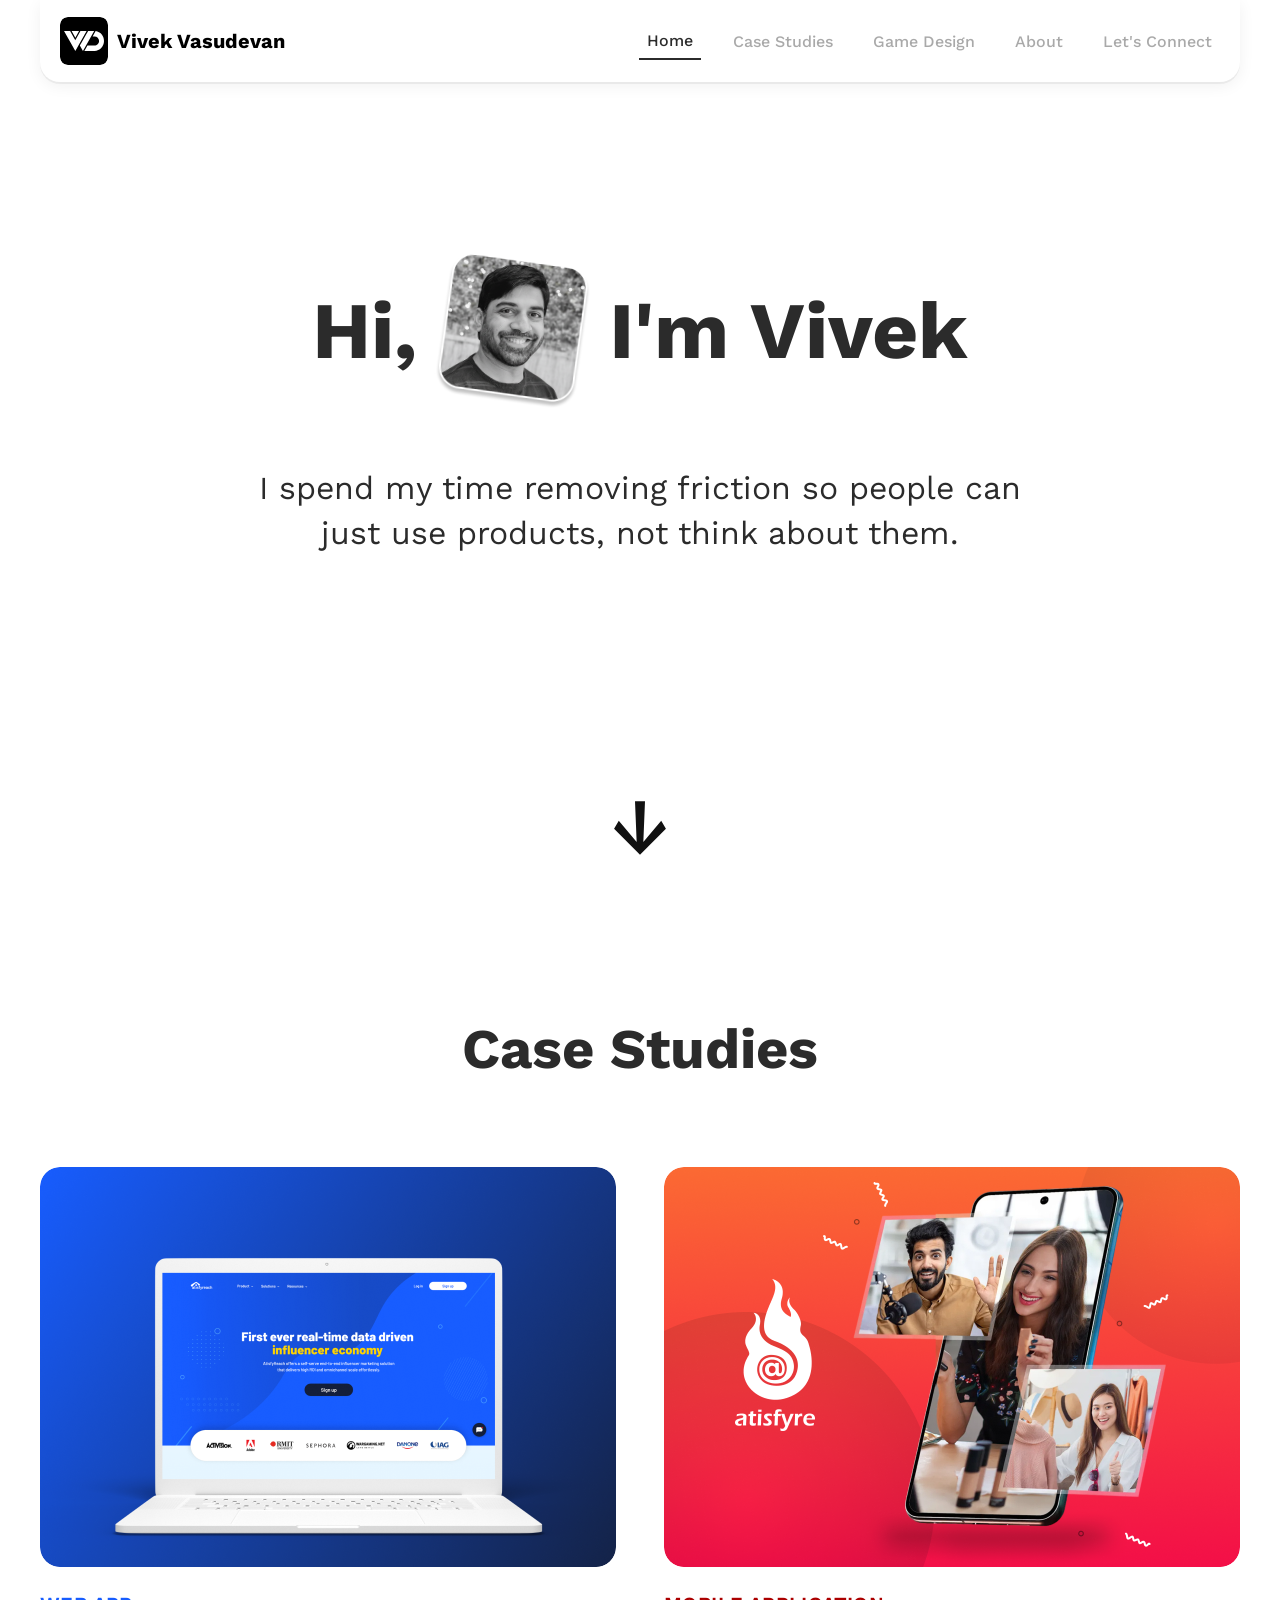
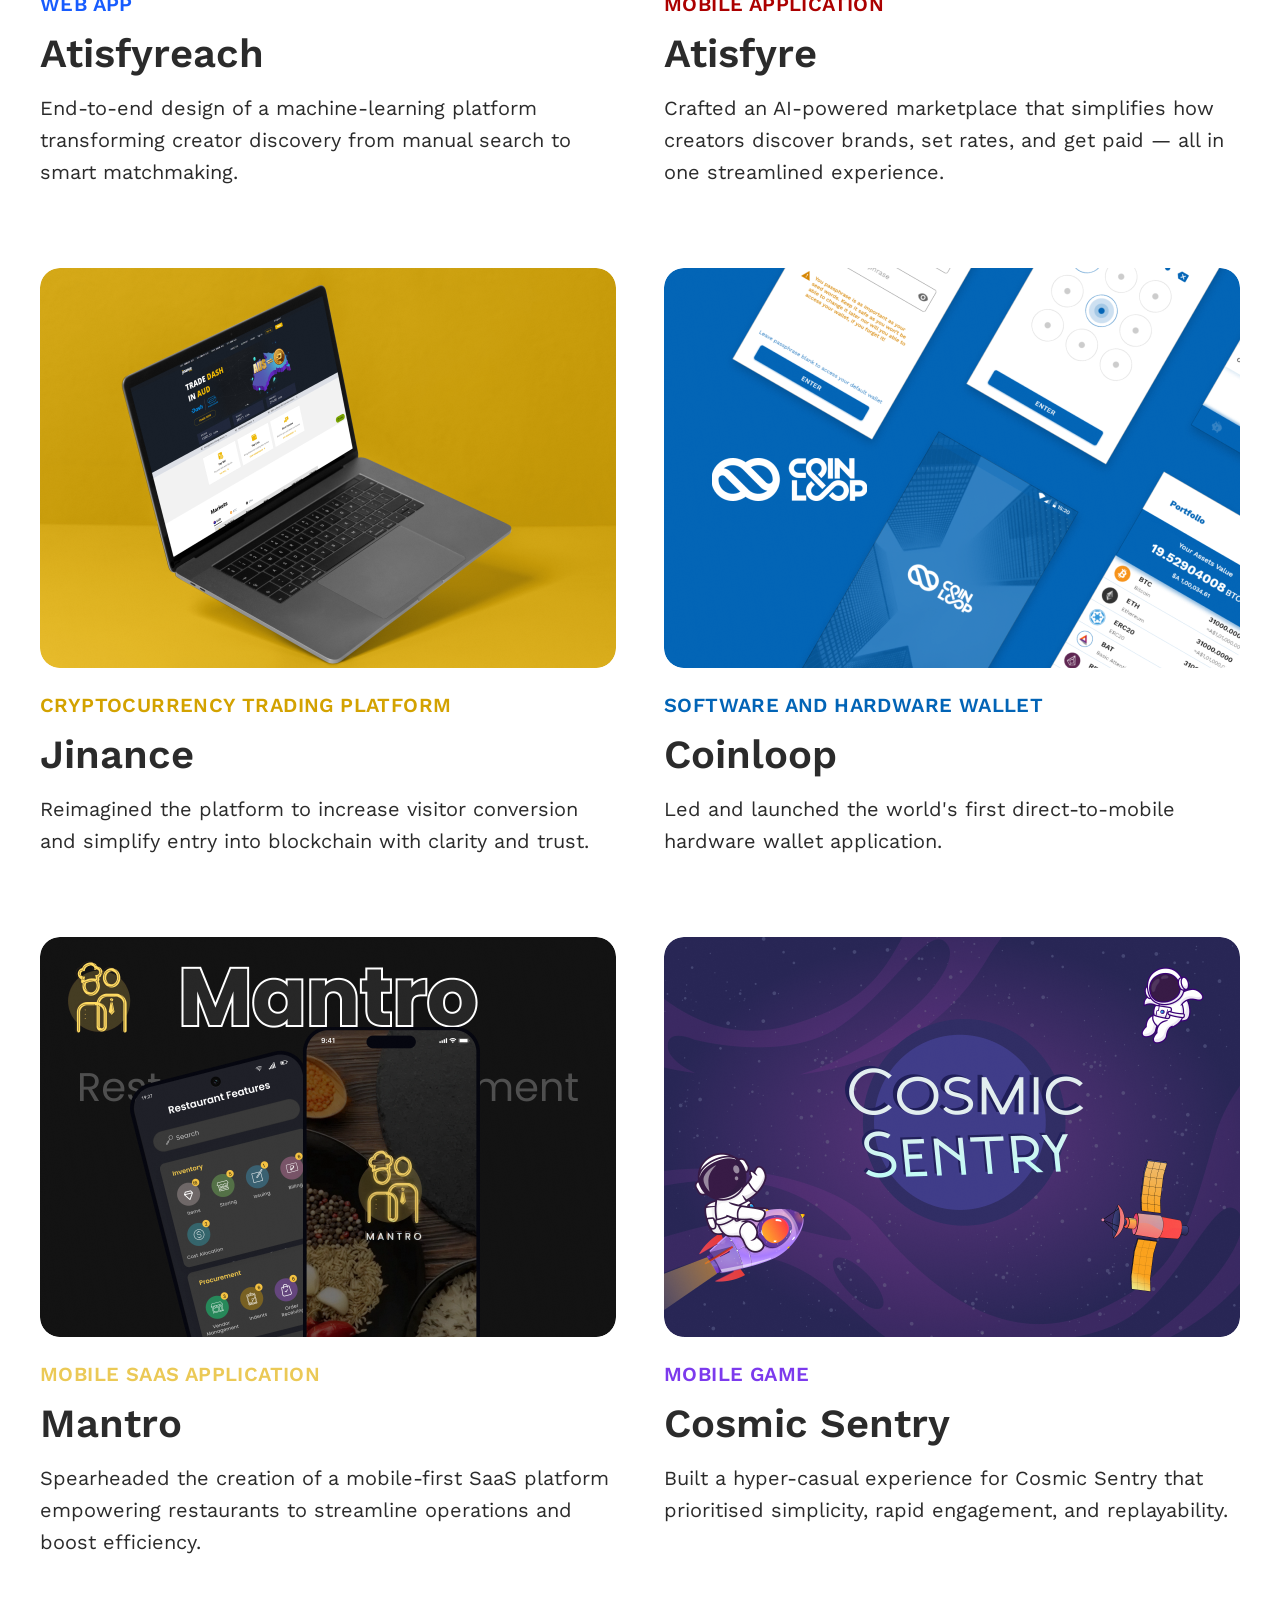
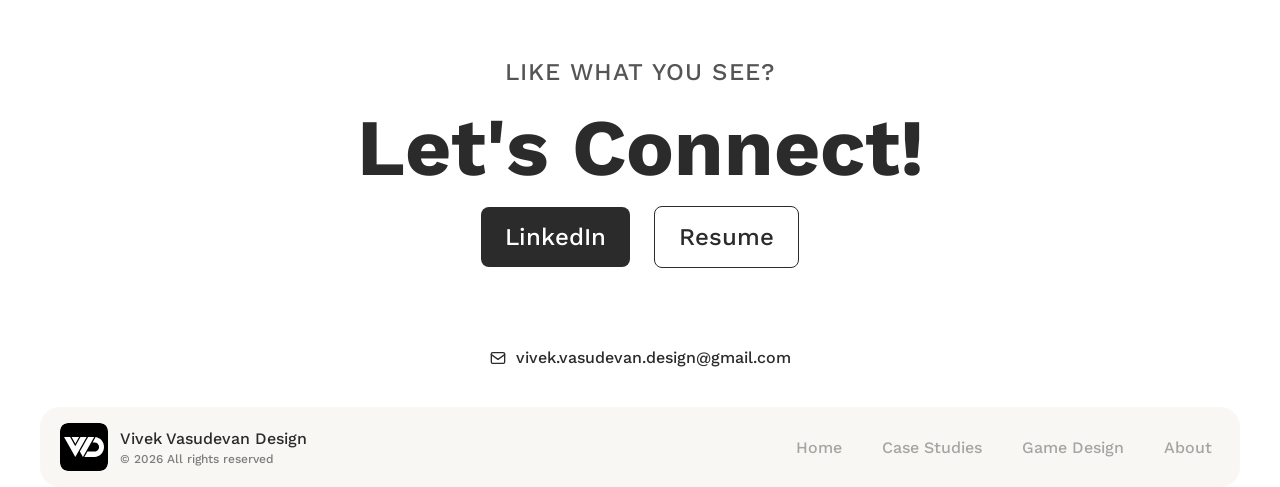
<file: index.html>
<!DOCTYPE html>
<html lang="en" data-cs="home">
<head>
  <meta charset="UTF-8" />
  <link rel="icon" type="image/svg+xml" href="assets/images/Favicon.svg" />
  <meta name="viewport" content="width=device-width, initial-scale=1.0" />
  <title>Vivek Vasudevan Design</title>
  <link rel="stylesheet" href="assets/shared.css" />
  <style>
    /* ─── Grid system ───────────────────────────────────── */
    :root {
      --page-max:      1440px;
      --page-margin:   120px;          /* left & right margin */
      --content-width: 1200px;         /* 1440 - 2×120 */
      --cols:          12;
      --gutter:        16px;
      /* column width: (1200 - 11×16) / 12 = 85.33px */
      --col-width:     calc((var(--content-width) - 11 * var(--gutter)) / var(--cols));
      /* 6-col span (each card): 576px = (content - 3-gutter gap) / 2 */
      --card-cols:     6;
      --card-gap:      calc(3 * var(--gutter));   /* 48px — 3 gutters between columns */
      --card-width:    calc((var(--content-width) - var(--card-gap)) / 2); /* 576px */
      --card-row-gap:  80px;
    }

    /* ─── Reset ─────────────────────────────────────────── */
    html { scroll-behavior: smooth; }

    /* ─── Base ──────────────────────────────────────────── */
    body {
      font-family: var(--font-ui);
      color: var(--color-text);
      background: #ffffff;
      min-height: 100vh;
    }

    /* ─── Page wrapper (1440px) ─────────────────────────── */
    .page {
      max-width: var(--page-max);
      margin: 0 auto;
      position: relative;
    }

    /* ─── NAVIGATION ────────────────────────────────────── */
    .nav-wrap {
      position: sticky;
      top: 0;
      z-index: 100;
      padding: 0 var(--page-margin);
    }
    nav {
      background: #ffffff;
      border-radius: 0 0 20px 20px;
      height: 82px;
      padding: 0 20px;
      display: flex;
      align-items: center;
      justify-content: space-between;
      box-shadow: 0 2px 0 rgba(0,0,0,0.05), 0 4px 16px rgba(0,0,0,0.06);
      transition: box-shadow 0.3s ease;
    }
    nav.scrolled {
      box-shadow: 0 2px 0 rgba(0,0,0,0.06), 0 8px 24px rgba(0,0,0,0.1);
    }

    .nav-brand {
      display: flex;
      align-items: center;
      gap: 9px;
      text-decoration: none;
    }
    .nav-logo {
      width: 48px;
      height: 48px;
      background: #000;
      border-radius: 8px;
      padding: 4px;
      position: relative;         /* anchor the absolutely-placed image */
      flex-shrink: 0;
    }
    .nav-logo img {
      /* Sit at the correct inset (mirrors Figma: 29.17% top/bottom, 8.33% left/right)
         so the WD mark is never stretched or squished */
      position: absolute;
      top: 29.17%;
      right: 8.33%;
      bottom: 29.17%;
      left: 8.33%;
      width: auto;
      height: auto;
      max-width: 100%;
      max-height: 100%;
      object-fit: contain;
    }
    .nav-name {
      font-size: 20px;
      font-weight: 700;
      color: #000;
      white-space: nowrap;
    }

    .nav-links {
      display: flex;
      gap: 24px;
      align-items: center;
      list-style: none;
    }
    .nav-links a, .nav-links button {
      font-family: var(--font-ui);
      font-size: 16px;
      font-weight: 500;
      color: var(--color-text);
      text-decoration: none;
      background: none;
      border: none;
      cursor: pointer;
      padding: 8px;
      opacity: 0.4;
      transition: opacity 0.2s;
      display: block;
    }
    .nav-links li.active a,
    .nav-links li.active button {
      opacity: 1;
      border-bottom: 2px solid var(--color-text);
    }
    .nav-links a:hover, .nav-links button:hover { opacity: 0.8; }

    /* ─── CONTENT CARD ──────────────────────────────────── */
    .content-card {
      margin: 8px var(--page-margin) 0;
      background: #ffffff;
      border-radius: 20px;
      overflow: hidden;
    }

    /* ─── HERO ──────────────────────────────────────────── */
    .hero {
      /* 795px ≈ 9 cols + 8 gutters: 9×85.33 + 8×16 = 896px → Figma value kept exactly */
      width: 795px;
      margin: 0 auto;
      padding: 161px 0 124px;
      display: flex;
      flex-direction: column;
      align-items: center;
      gap: 232px;
    }
    .hero-text {
      display: flex;
      flex-direction: column;
      align-items: center;
      gap: 55px;
      width: 100%;
    }
    .hero-headline {
      display: flex;
      align-items: center;
      justify-content: center;
      gap: 16px;
    }
    .hero-hi, .hero-name {
      font-size: 80px;
      font-weight: 700;
      color: var(--color-text);
      white-space: nowrap;
      line-height: 1;
    }
    .hero-photo-wrap {
      width: 160px;
      height: 160px;
      display: flex;
      align-items: center;
      justify-content: center;
      flex-shrink: 0;
    }
    .hero-photo {
      width: 150px;
      height: 150px;
      border-radius: 0;
      border: none;
      box-shadow: none;
      object-fit: cover;
      transform: rotate(4deg);
      transition: transform 0.4s cubic-bezier(.34,1.56,.64,1);
    }
    .hero-photo:hover { transform: rotate(0deg) scale(1.05); }
    .hero-tagline {
      font-size: 32px;
      font-weight: 400;
      color: var(--color-text);
      opacity: 0.6;
      line-height: 1.4;
      text-align: center;
      width: 100%;
    }

    /* Arrow down — no bounding box, fully transparent */
    .arrow-down {
      width: 80px;
      height: 80px;
      cursor: pointer;
      display: flex;
      align-items: center;
      justify-content: center;
      background: none;           /* no fill */
      border: none;               /* no border */
      outline: none;
      box-shadow: none;
      padding: 0;
      animation: bounce 2s ease-in-out infinite;
      transition: opacity 0.3s;
    }
    .arrow-down:hover { opacity: 0.6; }
    .arrow-down img { width: 100%; height: 100%; object-fit: contain; }
    @keyframes bounce {
      0%, 100% { transform: translateY(0); }
      50% { transform: translateY(10px); }
    }

    /* ─── CASE STUDIES ──────────────────────────────────── */
    .case-studies {
      padding: 0 0 100px;
      scroll-margin-top: 110px;
    }
    .section-title {
      font-size: 56px;
      font-weight: 700;
      color: var(--color-text);
      text-align: center;
      padding: 20px 0 80px;
      line-height: 1.35;
    }
    .cs-grid {
      display: grid;
      /* 2 × 6-col cards separated by a 3-gutter (48px) gap */
      grid-template-columns: repeat(2, var(--card-width));
      column-gap: var(--card-gap);
      row-gap: var(--card-row-gap);
      padding: 0;
      align-items: start;
    }

    /* Case Study Card */
    .cs-card {
      display: flex;
      flex-direction: column;
      gap: 25px;
      text-decoration: none;
      cursor: pointer;
      /* scroll-reveal initial state */
      opacity: 0;
      transform: translateY(40px);
      transition: opacity 0.6s ease, transform 0.6s ease;
    }
    .cs-card.visible {
      opacity: 1;
      transform: translateY(0);
    }
    .cs-card:nth-child(2) { transition-delay: 0.15s; }
    .cs-card:nth-child(4) { transition-delay: 0.15s; }
    .cs-card:nth-child(6) { transition-delay: 0.15s; }

    .cs-image {
      width: var(--card-width);
      height: 400px;
      border-radius: 20px;
      overflow: hidden;
      position: relative;
      flex-shrink: 0;
      transition: transform 0.4s cubic-bezier(.25,.46,.45,.94);
    }
    .cs-card:hover .cs-image { transform: scale(1.02); }
    .cs-image img.bg-img {
      position: absolute;
      inset: 0;
      width: 100%;
      height: 100%;
      object-fit: cover;
    }
    .cs-image .bg-fill {
      position: absolute;
      inset: 0;
      width: 100%;
      height: 100%;
    }
    .cs-image .overlay-img {
      position: absolute;
      width: 100%;
      height: 100%;
      object-fit: cover;
      object-position: center;
    }

    /* Image-specific positioning */
    .cs-img-atisfyreach .laptop {
      position: absolute;
      bottom: -5%;
      left: 50%;
      transform: translateX(-50%);
      width: 110%;
      object-fit: contain;
    }
    .cs-img-atisfyre .phones {
      position: absolute;
      inset: 0;
      width: 100%;
      height: 100%;
      object-fit: cover;
    }
    .cs-img-jinance .macbook {
      position: absolute;
      inset: -11% -13.5%;
      width: calc(100% + 27%);
      height: calc(100% + 22%);
      object-fit: cover;
    }
    .cs-img-coinloop .coinloop-img {
      position: absolute;
      right: -10%;
      top: -10%;
      width: 110%;
      height: 120%;
      object-fit: cover;
      object-position: right top;
    }
    .cs-img-mantro .phone1 {
      position: absolute;
      left: 27%;
      bottom: -5%;
      width: 47%;
      object-fit: contain;
    }
    .cs-img-mantro .phone2 {
      position: absolute;
      right: 0;
      bottom: -5%;
      width: 32%;
      object-fit: contain;
    }
    .cs-img-mantro .mantro-bg-text {
      position: absolute;
      top: 0;
      left: 0;
      right: 0;
      bottom: 0;
      display: flex;
      flex-direction: column;
      align-items: center;
      justify-content: center;
      pointer-events: none;
    }
    .cs-img-mantro .mantro-title-text {
      font-family: var(--font-ui);
      font-size: 80px;
      font-weight: 700;
      color: rgba(217,217,217,0.1);
      white-space: nowrap;
    }
    .cs-img-mantro .mantro-sub-text {
      font-family: var(--font-ui);
      font-size: 28px;
      font-weight: 400;
      color: rgba(217,217,217,0.2);
      text-align: center;
    }
    .cs-img-cosmic .cosmic-overlay {
      position: absolute;
      inset: 0;
      width: 100%;
      height: 100%;
      object-fit: cover;
    }
    .cs-img-cosmic .cosmic-text {
      position: absolute;
      inset: 0;
      display: flex;
      align-items: center;
      justify-content: center;
    }
    .cs-img-cosmic .cosmic-title-text {
      font-family: var(--font-ui);
      font-size: 52px;
      font-weight: 700;
      color: #fff;
      text-align: center;
      letter-spacing: 2px;
    }

    /* Card body */
    .cs-body {
      display: flex;
      flex-direction: column;
      gap: 16px;
      text-align: left;
    }
    .cs-category {
      font-size: 20px;
      font-weight: 600;
      text-transform: uppercase;
      letter-spacing: 0.02em;
    }
    .cs-info {
      display: flex;
      flex-direction: column;
      gap: 16px;
      color: var(--color-text);
    }
    .cs-title {
      font-size: 40px;
      font-weight: 600;
      line-height: 1.1;
    }
    .cs-desc {
      font-size: 20px;
      font-weight: 400;
      line-height: 32px;
      color: var(--color-text);
    }

    /* ─── FOOTER ────────────────────────────────────────── */
    .footer {
      display: flex;
      flex-direction: column;
      align-items: center;
      gap: 64px;
      padding-bottom: 0;
    }

    /* CTA block */

    /* Footer bottom area */

    .footer-email-link img { width: 16px; height: 16px; }

    .footer-logo {
      width: 48px;
      height: 48px;
      background: #000;
      border-radius: 8px;
      position: relative;
      flex-shrink: 0;
    }
    .footer-logo img {
      position: absolute;
      top: 29.17%;
      right: 8.33%;
      bottom: 29.17%;
      left: 8.33%;
      width: auto;
      height: auto;
      max-width: 100%;
      max-height: 100%;
      object-fit: contain;
    }

    .footer-nav-links a, .footer-nav-links button {
      font-family: var(--font-ui);
      font-size: 16px;
      font-weight: 500;
      color: var(--color-text);
      opacity: 0.4;
      text-decoration: none;
      background: none;
      border: none;
      cursor: pointer;
      padding: 8px;
      transition: opacity 0.2s;
    }
    .footer-nav-links a:hover, .footer-nav-links button:hover { opacity: 0.8; }

    /* ─── SCROLL TO TOP ─────────────────────────────────── */

    .scroll-top:hover { transform: translateY(-4px); }

    @media (max-width: 1024px) {

    }

    /* ─── REVEAL ANIMATIONS ─────────────────────────────── */

    /* Hero reveal (load animation) */
    .hero-hi, .hero-photo-wrap, .hero-name {
      opacity: 0;
      transform: translateY(20px);
      animation: fadeUp 0.7s ease forwards;
    }
    .hero-hi      { animation-delay: 0.2s; }
    .hero-photo-wrap { animation-delay: 0.35s; }
    .hero-name    { animation-delay: 0.5s; }
    .hero-tagline {
      opacity: 0;
      animation: fadeIn 0.8s ease forwards 0.7s;
    }
    .arrow-down {
      opacity: 0;
      animation: fadeIn 0.8s ease forwards 1s;
    }
    @keyframes fadeUp {
      to { opacity: 1; transform: translateY(0); }
    }
    @keyframes fadeIn {
      to { opacity: 1; }
    }
    /* Arrow down uses its own bounce after fadeIn */
    .arrow-down { animation: fadeIn 0.8s ease forwards 1s, bounce 2s ease-in-out 1.8s infinite; }

    /* ─── HAMBURGER BUTTON ──────────────────────────────────── */
    .nav-hamburger {
      display: none;
      flex-direction: column;
      gap: 4px;
      background: none;
      border: none;
      cursor: pointer;
      padding: 8px;
      flex-shrink: 0;
      width: 48px;
      height: 48px;
      align-items: center;
      justify-content: center;
    }
    .nav-hamburger span {
      display: block;
      width: 32px;
      height: 4px;
      background: var(--color-text);
      border-radius: 22px;
      transition: transform 0.3s ease, opacity 0.3s ease;
    }
    /* X state: bar 1 moves down 8px and rotates +45°, bar 2 fades, bar 3 moves up 8px and rotates -45° */
    .nav-hamburger.open span:nth-child(1) { transform: translateY(8px) rotate(45deg); }
    .nav-hamburger.open span:nth-child(2) { opacity: 0; transform: scaleX(0); }
    .nav-hamburger.open span:nth-child(3) { transform: translateY(-8px) rotate(-45deg); }

    /* ─── HAMBURGER MENU OVERLAY ────────────────────────────── */
    .mobile-menu {
      display: none;
      flex-direction: column;
      gap: 12px;
      background: #fff;
      border-top: 1px solid rgba(0,0,0,0.08);
      padding: 8px 0 16px;
      /* Float over content — don't push page down */
      position: absolute;
      top: 82px;
      left: 0;
      right: 0;
      z-index: 99;
      box-shadow: 0 8px 24px rgba(0,0,0,0.08);
    }
    .mobile-menu.open { display: flex; }
    @media (min-width: 769px) { .mobile-menu { display: none !important; } }
    .mobile-menu a, .mobile-menu button {
      font-family: var(--font-ui);
      font-size: 16px;
      font-weight: 500;
      color: var(--color-text);
      text-decoration: none;
      background: none;
      border: none;
      cursor: pointer;
      padding: 10px 20px;
      text-align: left;
      width: 100%;
      display: block;
      transition: opacity 0.2s;
    }
    .mobile-menu a:hover, .mobile-menu button:hover { opacity: 0.6; }

    /* ─── TABLET ≤ 768px ────────────────────────────────────── */
    @media (max-width: 768px) {
      /* Nav */
      .nav-wrap { padding: 0; }
      nav { padding: 0 20px; }
      .nav-links { display: none; }
      .nav-hamburger { display: flex; }

      /* Layout */
      .content-card { margin: 8px 40px 0; }

      /* Hero: constrain width so it doesn't overflow the 688px container */
      .hero { width: 100%; }

      /* Case studies: single column, cards centred at 576px, 400px image, 40px gap */
      .cs-grid { grid-template-columns: 1fr; justify-items: center; row-gap: 40px; }
      .cs-card { max-width: 576px; width: 100%; }
      .cs-image { width: 100%; height: 400px; }

      /* Footer */

      .scroll-top { right: 14px; width: 72px; height: 72px; }
      .scroll-top img { width: 72px; height: 72px; }
    }

    /* ─── MOBILE ≤ 480px ────────────────────────────────────── */
    @media (max-width: 480px) {
      /* Nav */
      .nav-name { display: none; }

      /* Layout */
      .content-card { margin: 8px 16px 0; border-radius: 20px; }

      /* Hero: stack vertically — matches Figma mobile (375px) spacing */
      .hero { width: 100%; padding: 120px 0 100px; gap: 120px; }
      .hero-text { gap: 32px; }
      .hero-headline { flex-direction: column; gap: 24px; align-items: center; }
      .hero-hi, .hero-name { font-size: 80px; white-space: nowrap; }
      .hero-tagline { font-size: 20px; line-height: 1.6; padding: 0 24px; }
      .hero-tagline br { display: none; }

      /* Case studies: full-width cards, 238px image, 40px gap — per Figma */
      .section-title { font-size: 56px; padding: 20px 0 80px; }
      .cs-card { max-width: 100%; }
      .cs-grid { row-gap: 40px; }
      .cs-image { height: 238px; }
      .cs-info { gap: 12px; }
      .cs-title { font-size: 32px; }
      .cs-desc { font-size: 16px; line-height: 32px; }
      .cs-category { font-size: 20px; }

      /* Footer */

      .scroll-top { right: 8px; width: 60px; height: 60px; }
      .scroll-top img { width: 60px; height: 60px; }
    }
  </style>
<style>
    /* Keep the five nav items on one line between the hamburger and desktop layouts */
    .nav-links li { white-space: nowrap; }
    @media (max-width: 1024px) { .nav-wrap { padding: 0 40px; } }
    @media (max-width: 900px) { .nav-name { display: none; } .nav-links { gap: 16px; } }
    @media (max-width: 768px) { .nav-wrap { padding: 0; } }
  </style>
<link rel="stylesheet" href="assets/responsive.css" />
</head>
<body>
<div class="page">

  <!-- ═══ NAVIGATION ═══════════════════════════════════════ -->
  <div class="nav-wrap">
    <nav id="main-nav">
      <a href="#" class="nav-brand" onclick="scrollToTop(event)">
        <img src="assets/images/VivekVasudevanDesign_Logo.svg" alt="VD logo" width="48" height="48" style="border-radius:8px;flex-shrink:0;" />
        <span class="nav-name">Vivek Vasudevan</span>
      </a>
      <ul class="nav-links">
        <li class="active" id="nav-home"><a href="#" onclick="scrollToTop(event)">Home</a></li>
        <li id="nav-cs"><a href="#case-studies" onclick="navClick(event,'nav-cs')">Case Studies</a></li>
        <li id="nav-game"><a href="game-design/index.html">Game Design</a></li>
        <li id="nav-about"><a href="about.html">About</a></li>
        <li id="nav-connect"><button onclick="scrollToFooter()">Let's Connect</button></li>
      </ul>
      <button class="nav-hamburger" id="hamburgerBtn" aria-label="Open menu" aria-expanded="false">
        <span></span><span></span><span></span>
      </button>
    </nav>
    <div class="mobile-menu" id="mobileMenu" role="menu">
      <a href="#" onclick="closeMobileMenu(); scrollToTop(event)">Home</a>
      <a href="#case-studies" onclick="closeMobileMenu()">Case Studies</a>
      <a href="game-design/index.html">Game Design</a>
      <a href="about.html" onclick="closeMobileMenu()">About</a>
      <button onclick="closeMobileMenu(); scrollToFooter()">Let's Connect</button>
    </div>
  </div>

  <!-- ═══ CONTENT CARD ═══════════════════════════════════════ -->
  <div class="content-card">

    <!-- ─── HERO ─────────────────────────────────────────── -->
    <section class="hero">
      <div class="hero-text">
        <div class="hero-headline">
          <span class="hero-hi">Hi,</span>
          <div class="hero-photo-wrap">
            <img
              class="hero-photo"
              src="assets/images/ProfilePic.png"
              alt="Vivek Vasudevan"
            />
          </div>
          <span class="hero-name">I'm Vivek</span>
        </div>
        <p class="hero-tagline">
          I spend my time removing friction so people can<br>
          just use products, not think about them.
        </p>
      </div>
      <button class="arrow-down" onclick="document.getElementById('case-studies').scrollIntoView({behavior:'smooth'})" aria-label="Scroll down">
        <img src="assets/images/arrow-down-line.svg" alt="Scroll down" />
      </button>
    </section>

    <!-- ─── CASE STUDIES ─────────────────────────────────── -->
    <section class="case-studies" id="case-studies">
      <h2 class="section-title reveal">Case Studies</h2>
      <div class="cs-grid">

        <!-- 1. Atisfyreach -->
        <a class="cs-card" href="atisfyreach.html" aria-label="Atisfyreach case study">
          <div class="cs-image">
            <img class="bg-img" src="assets/images/AtisfyReach_CaseStudy_Thumbnail.png" alt="Atisfyreach website on laptop" />
          </div>
          <div class="cs-body">
            <p class="cs-category" style="color:#175cfe;">Web App</p>
            <div class="cs-info">
              <p class="cs-title">Atisfyreach</p>
              <p class="cs-desc">End-to-end design of a machine-learning platform transforming creator discovery from manual search to smart matchmaking.</p>
            </div>
          </div>
        </a>

        <!-- 2. Atisfyre -->
        <a class="cs-card" href="atisfyre.html" aria-label="Atisfyre case study">
          <div class="cs-image">
            <img class="bg-img" src="assets/images/Atisfyre_CaseStudy_Thumbnail.png" alt="Atisfyre app screens" />
          </div>
          <div class="cs-body">
            <p class="cs-category" style="color:#ab0000;">Mobile Application</p>
            <div class="cs-info">
              <p class="cs-title">Atisfyre</p>
              <p class="cs-desc">Crafted an AI-powered marketplace that simplifies how creators discover brands, set rates, and get paid — all in one streamlined experience.</p>
            </div>
          </div>
        </a>

        <!-- 3. Jinance -->
        <a class="cs-card" href="jinance.html" aria-label="Jinance case study">
          <div class="cs-image">
            <img class="bg-img" src="assets/images/Jinance_CaseStudy_Thumbnail.png" alt="Jinance on MacBook" />
          </div>
          <div class="cs-body">
            <p class="cs-category" style="color:#d3a200;">Cryptocurrency Trading Platform</p>
            <div class="cs-info">
              <p class="cs-title">Jinance</p>
              <p class="cs-desc">Reimagined the platform to increase visitor conversion and simplify entry into blockchain with clarity and trust.</p>
            </div>
          </div>
        </a>

        <!-- 4. Coinloop -->
        <a class="cs-card" href="coinloop.html" aria-label="Coinloop case study">
          <div class="cs-image">
            <img class="bg-img" src="assets/images/CoinLoop_CaseStudy_Thumbnail.png" alt="Coinloop wallet app" />
          </div>
          <div class="cs-body">
            <p class="cs-category" style="color:#0264b6;">Software and Hardware Wallet</p>
            <div class="cs-info">
              <p class="cs-title">Coinloop</p>
              <p class="cs-desc">Led and launched the world's first direct-to-mobile hardware wallet application.</p>
            </div>
          </div>
        </a>

        <!-- 5. Mantro -->
        <a class="cs-card" href="https://www.behance.net/gallery/205969113/Mantro-Restaurant-Management-Application" target="_blank" rel="noopener" aria-label="Mantro case study">
          <div class="cs-image">
            <img class="bg-img" src="assets/images/Mantro_CaseStudy_Thumbnail.png" alt="Mantro app screens" />
          </div>
          <div class="cs-body">
            <p class="cs-category" style="color:#ebc956;">Mobile SaaS Application</p>
            <div class="cs-info">
              <p class="cs-title">Mantro</p>
              <p class="cs-desc">Spearheaded the creation of a mobile-first SaaS platform empowering restaurants to streamline operations and boost efficiency.</p>
            </div>
          </div>
        </a>

        <!-- 6. Cosmic Sentry -->
        <a class="cs-card" href="https://www.behance.net/gallery/204079743/Cosmic-Sentry" target="_blank" rel="noopener" aria-label="Cosmic Sentry case study">
          <div class="cs-image">
            <img class="bg-img" src="assets/images/CosmicSentry_CaseStudy_Thumbnail.png" alt="Cosmic Sentry mobile game" />
          </div>
          <div class="cs-body">
            <p class="cs-category" style="color:#7c3aed;">Mobile Game</p>
            <div class="cs-info">
              <p class="cs-title">Cosmic Sentry</p>
              <p class="cs-desc">Built a hyper-casual experience for Cosmic Sentry that prioritised simplicity, rapid engagement, and replayability.</p>
            </div>
          </div>
        </a>

      </div><!-- /cs-grid -->
    </section>

    <!-- ─── FOOTER ────────────────────────────────────────── -->
    <footer class="footer" id="footer">
      <div class="footer-cta reveal">
        <p class="footer-eyebrow">Like what you see?</p>
        <div class="footer-headline-wrap">
          <h2 class="footer-headline">Let's Connect!</h2>
          <div class="footer-btns">
            <a class="btn-filled" href="https://www.linkedin.com/in/vivek-vasudevan/" target="_blank" rel="noopener">LinkedIn</a>
            <a class="btn-outline" href="assets/VivekVasudevan_Resume.pdf" download="VivekVasudevan_Resume.pdf" target="_blank" rel="noopener">Resume</a>
          </div>
        </div>
      </div>

      <div class="footer-bottom-area reveal">
        <a class="footer-email-link" href="mailto:vivek.vasudevan.design@gmail.com" target="_blank" rel="noopener">
          <svg width="16" height="16" viewBox="0 0 16 16" fill="none" xmlns="http://www.w3.org/2000/svg" aria-hidden="true"><rect x="1.33" y="2.67" width="13.33" height="10.67" rx="1.33" stroke="#2b2b2b" stroke-width="1.33" stroke-linejoin="round"/><path d="M1.33 4.67 L8 9.33 L14.67 4.67" stroke="#2b2b2b" stroke-width="1.33" stroke-linecap="round" stroke-linejoin="round"/></svg>
          vivek.vasudevan.design@gmail.com
        </a>
        <div class="footer-bottom-nav">
          <a href="#" class="footer-brand" onclick="scrollToTop(event)">
            <img src="assets/images/VivekVasudevanDesign_Logo.svg" alt="VD logo" width="48" height="48" style="border-radius:8px;flex-shrink:0;" />
            <div class="footer-brand-text">
              <span class="footer-brand-name">Vivek Vasudevan Design</span>
              <span class="footer-brand-copy">© 2026 All rights reserved</span>
            </div>
          </a>
          <ul class="footer-nav-links">
            <li><a href="#" onclick="scrollToTop(event)">Home</a></li>
            <li><a href="#case-studies">Case Studies</a></li>
            <li><a href="game-design/index.html">Game Design</a></li>
            <li><a href="about.html">About</a></li>
          </ul>
        </div>
      </div>
    </footer>

  </div><!-- /content-card -->
</div><!-- /page -->

<!-- ═══ SCROLL TO TOP BUTTON ═══════════════════════════════ -->
<div class="scroll-top-tooltip" id="scrollTooltip">Back to top</div>
<button class="scroll-top" id="scrollTopBtn" onclick="window.scrollTo({top:0,behavior:'smooth'})" aria-label="Scroll to top">
  <img src="assets/images/Btn_ScrollTop.svg" alt="" />
</button>

<!-- ═══ SCRIPTS ═════════════════════════════════════════════ -->
<script>
  /* Nav scroll shadow */
  const nav = document.getElementById('main-nav');
  const scrollTopBtn = document.getElementById('scrollTopBtn');
  const scrollTooltip = document.getElementById('scrollTooltip');
  scrollTopBtn.addEventListener('mouseenter', () => {
    if (scrollTopBtn.classList.contains('visible')) scrollTooltip.classList.add('visible');
  });
  scrollTopBtn.addEventListener('mouseleave', () => scrollTooltip.classList.remove('visible'));

  window.addEventListener('scroll', () => {
    const y = window.scrollY;
    nav.classList.toggle('scrolled', y > 20);
    scrollTopBtn.classList.toggle('visible', y > 400);

    /* Active nav highlight */
    const csTop = document.getElementById('case-studies').getBoundingClientRect().top;
    const footerTop = document.getElementById('footer').getBoundingClientRect().top;
    const navH = 100;
    ['nav-home','nav-cs','nav-about','nav-connect'].forEach(id =>
      document.getElementById(id)?.classList.remove('active')
    );
    if (footerTop < navH + 200) {
      document.getElementById('nav-about')?.classList.add('active');
    } else if (csTop < navH + 100) {
      document.getElementById('nav-cs')?.classList.add('active');
    } else {
      document.getElementById('nav-home')?.classList.add('active');
    }
  });

  /* Scroll-to-top position — keep button and tooltip in sync */
  function updateScrollTopPos() {
    const vw = window.innerWidth;
    const right = vw > 1440 ? (vw - 1440) / 2 + 14 + 'px' : '20px';
    scrollTopBtn.style.right = right;
    scrollTooltip.style.right = right;
  }
  updateScrollTopPos();
  window.addEventListener('resize', updateScrollTopPos);

  /* Nav helpers */
  function scrollToTop(e) {
    e?.preventDefault();
    window.scrollTo({ top: 0, behavior: 'smooth' });
  }
  function scrollToFooter() {
    document.getElementById('footer').scrollIntoView({ behavior: 'smooth' });
  }
  function navClick(e, activeId) {
    /* let default anchor scroll happen */
  }

  /* Hamburger menu */
  const hamburgerBtn = document.getElementById('hamburgerBtn');
  const mobileMenu = document.getElementById('mobileMenu');
  hamburgerBtn?.addEventListener('click', () => {
    const open = mobileMenu.classList.toggle('open');
    hamburgerBtn.classList.toggle('open', open);
    hamburgerBtn.setAttribute('aria-expanded', open);
  });
  function closeMobileMenu() {
    mobileMenu?.classList.remove('open');
    hamburgerBtn?.classList.remove('open');
    hamburgerBtn?.setAttribute('aria-expanded', 'false');
  }
  /* Close mobile menu on scroll */
  window.addEventListener('scroll', closeMobileMenu, { passive: true });

  /* Intersection Observer – scroll reveal */
  const observer = new IntersectionObserver((entries) => {
    entries.forEach(entry => {
      if (entry.isIntersecting) {
        entry.target.classList.add('visible');
      }
    });
  }, { threshold: 0.1, rootMargin: '0px 0px -60px 0px' });

  document.querySelectorAll('.cs-card, .reveal').forEach(el => observer.observe(el));

  /* Stagger cs-card siblings that appear together */
  const cardObserver = new IntersectionObserver((entries) => {
    entries.forEach(entry => {
      if (entry.isIntersecting) {
        const card = entry.target;
        /* check if sibling is also visible — add slight delay for right column */
        setTimeout(() => card.classList.add('visible'), card.dataset.delay || 0);
        cardObserver.unobserve(card);
      }
    });
  }, { threshold: 0.1, rootMargin: '0px 0px -40px 0px' });

  document.querySelectorAll('.cs-card').forEach((card, i) => {
    card.dataset.delay = (i % 2 === 1) ? 150 : 0;
    cardObserver.observe(card);
  });
</script>
</body>
</html>
</file>
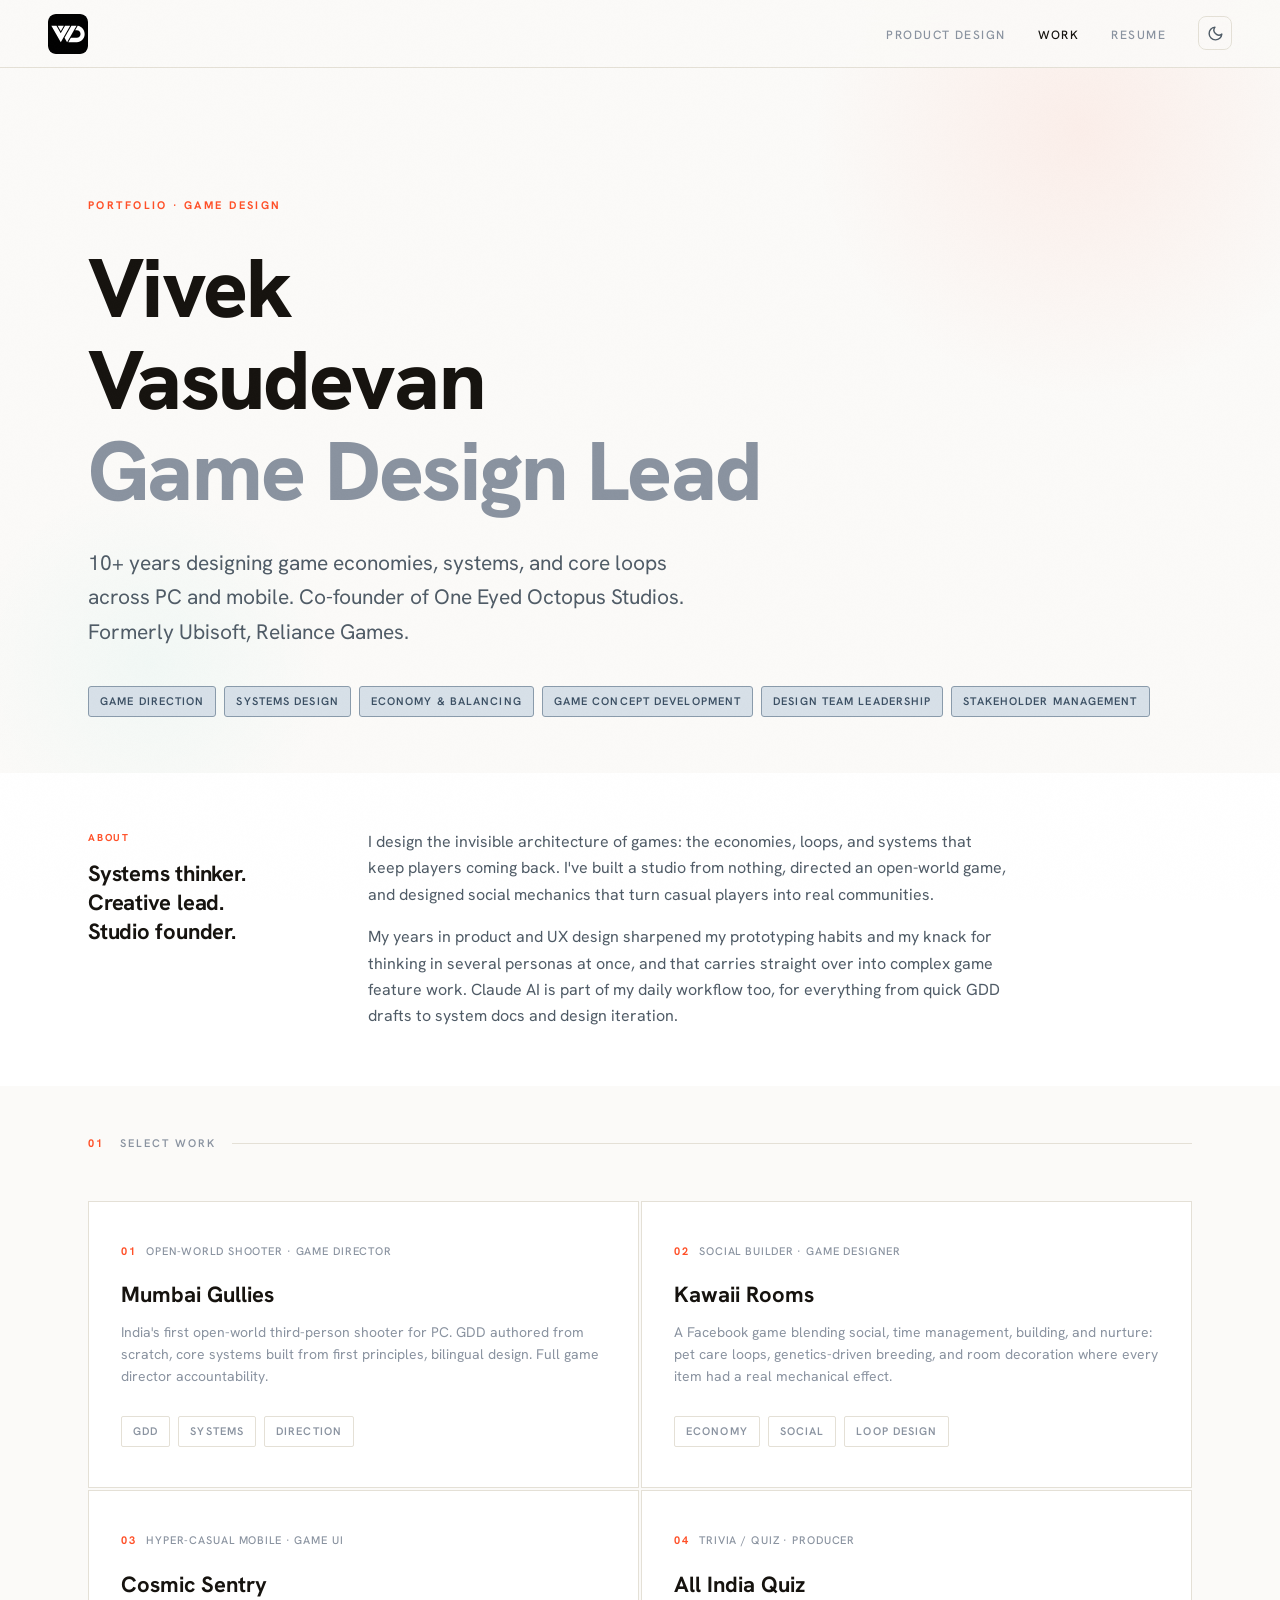
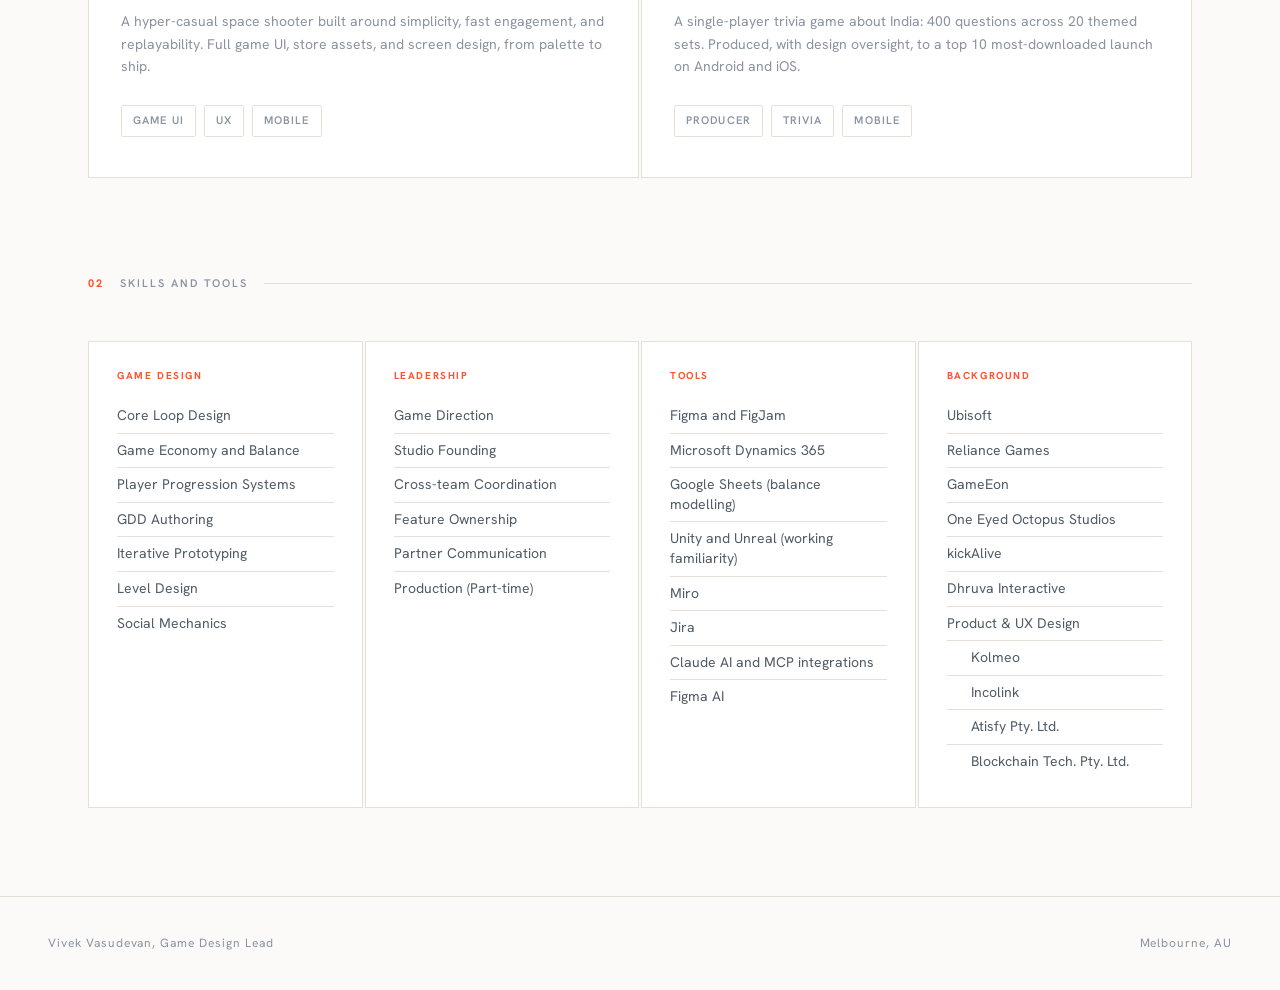
<file: game-design/index.html>
<!DOCTYPE html>
<html lang="en">
<head>
  <meta charset="UTF-8">
  <meta name="viewport" content="width=device-width, initial-scale=1.0">
  <title>Vivek Vasudevan · Game Design Lead</title>
  <script>(function(){try{var t=localStorage.getItem('theme')||'light';document.documentElement.setAttribute('data-theme',t);}catch(e){document.documentElement.setAttribute('data-theme','light');}})();function toggleTheme(){var h=document.documentElement,t=h.getAttribute('data-theme')==='light'?'dark':'light';h.setAttribute('data-theme',t);try{localStorage.setItem('theme',t);}catch(e){}}</script>
  <link rel="stylesheet" href="styles.css?v=4">
  <style>
    /* No dividers between sections, tighter vertical rhythm */
    .home-hero { padding-bottom: 56px; }
    .about-strip { border-top: none; border-bottom: none; }
    .about-inner { padding-top: 56px; padding-bottom: 56px; }
  </style>
<style>
    /* Fit the extra nav item on phones */
    ul.nav-links a { white-space: nowrap; }
    @media (max-width: 640px) {
      ul.nav-links { gap: 12px; }
      ul.nav-links a { letter-spacing: 0.08em; }
      ul.nav-links .nav-extra { display: none; }
      .cs-topnav ul.nav-links { gap: 0; }
      .cs-topnav ul.nav-links a { font-size: 13px; }
    }
  </style>
</head>
<body>

  <nav>
    <a class="nav-logo" href="index.html" aria-label="Vivek Vasudevan home"><img src="assets/images/VivekVasudevanDesign_Logo.svg" alt="Vivek Vasudevan Design logo" width="40" height="40" /></a>
    <ul class="nav-links">
      <li><a href="../index.html">Product<span class="nav-extra"> Design</span></a></li>
      <li><a href="index.html" class="active">Work</a></li>
      <li><a href="resume.html">Resume</a></li>
      <li><button class="theme-toggle" onclick="toggleTheme()" aria-label="Toggle light or dark mode" title="Toggle theme"><svg class="icon-sun" viewBox="0 0 24 24" fill="none" stroke="currentColor" stroke-width="2" stroke-linecap="round" stroke-linejoin="round"><circle cx="12" cy="12" r="4"/><path d="M12 2v2M12 20v2M4.93 4.93l1.41 1.41M17.66 17.66l1.41 1.41M2 12h2M20 12h2M6.34 17.66l-1.41 1.41M19.07 4.93l-1.41 1.41"/></svg><svg class="icon-moon" viewBox="0 0 24 24" fill="none" stroke="currentColor" stroke-width="2" stroke-linecap="round" stroke-linejoin="round"><path d="M21 12.79A9 9 0 1 1 11.21 3 7 7 0 0 0 21 12.79z"/></svg></button></li>
    </ul>
  </nav>

  <!-- ─── HERO ─── -->
  <section class="home-hero">
    <div class="hero-glow-1"></div>
    <div class="hero-glow-2"></div>
    <div class="wide">
      <p class="eyebrow animate-1">Portfolio · Game Design</p>
      <h1 class="animate-2" style="margin-bottom: 28px;">
        <span style="display:block; color: var(--text);">Vivek</span>
        <span style="display:block; color: var(--text);">Vasudevan</span>
        <span style="display:block; color: var(--muted);">Game Design Lead</span>
      </h1>
      <p class="lead animate-3">
        10+ years designing game economies, systems, and core loops across PC and mobile.
        Co-founder of One Eyed Octopus Studios. Formerly Ubisoft, Reliance Games.
      </p>
      <div class="tags animate-4" style="margin-top: 36px;">
        <span class="tag tag-solid">Game Direction</span>
        <span class="tag tag-solid">Systems Design</span>
        <span class="tag tag-solid">Economy &amp; Balancing</span>
        <span class="tag tag-solid">Game Concept Development</span>
        <span class="tag tag-solid">Design Team Leadership</span>
        <span class="tag tag-solid">Stakeholder Management</span>
      </div>
    </div>
  </section>

  <!-- ─── ABOUT STRIP ─── -->
  <div class="about-strip">
    <div class="about-inner">
      <div>
        <p style="font-family: var(--font-display); font-size: 10px; font-weight: 700; letter-spacing: 0.18em; text-transform: uppercase; color: var(--accent); margin-bottom: 14px;">About</p>
        <h2>Systems thinker. Creative lead. Studio founder.</h2>
      </div>
      <div>
        <p class="lead" style="font-size: 16px; margin-bottom: 16px;">
          I design the invisible architecture of games: the economies, loops, and systems that keep players coming back.
          I've built a studio from nothing, directed an open-world game, and designed social mechanics that turn casual players into real communities.
        </p>
        <p class="lead" style="font-size: 16px;">
          My years in product and UX design sharpened my prototyping habits and my knack for thinking in several personas at once, and that carries straight over into complex game feature work.
          Claude AI is part of my daily workflow too, for everything from quick GDD drafts to system docs and design iteration.
        </p>
      </div>
    </div>
  </div>

  <!-- ─── WORK ─── -->
  <section style="padding: 48px 0;">
    <div class="wide">
      <div class="section-label">
        <span class="num">01</span>
        <h4>Select Work</h4>
      </div>

      <div class="projects-grid">

        <a class="project-card" href="mumbai-gullies.html">
          <div class="card-meta">
            <span class="card-num">01</span>
            <span class="card-type">Open-World Shooter · Game Director</span>
          </div>
          <h3>Mumbai Gullies</h3>
          <p>India's first open-world third-person shooter for PC. GDD authored from scratch, core systems built from first principles, bilingual design. Full game director accountability.</p>
          <div class="card-footer">
            <div class="tags">
              <span class="tag">GDD</span>
              <span class="tag">Systems</span>
              <span class="tag">Direction</span>
            </div>
            <span class="card-arrow">→</span>
          </div>
        </a>

        <a class="project-card" href="kawaii-rooms.html">
          <div class="card-meta">
            <span class="card-num">02</span>
            <span class="card-type">Social Builder · Game Designer</span>
          </div>
          <h3>Kawaii Rooms</h3>
          <p>A Facebook game blending social, time management, building, and nurture: pet care loops, genetics-driven breeding, and room decoration where every item had a real mechanical effect.</p>
          <div class="card-footer">
            <div class="tags">
              <span class="tag">Economy</span>
              <span class="tag">Social</span>
              <span class="tag">Loop Design</span>
            </div>
            <span class="card-arrow">→</span>
          </div>
        </a>

        <a class="project-card" href="cosmic-sentry.html">
          <div class="card-meta">
            <span class="card-num">03</span>
            <span class="card-type">Hyper-Casual Mobile · Game UI</span>
          </div>
          <h3>Cosmic Sentry</h3>
          <p>A hyper-casual space shooter built around simplicity, fast engagement, and replayability. Full game UI, store assets, and screen design, from palette to ship.</p>
          <div class="card-footer">
            <div class="tags">
              <span class="tag">Game UI</span>
              <span class="tag">UX</span>
              <span class="tag">Mobile</span>
            </div>
            <span class="card-arrow">→</span>
          </div>
        </a>

        <a class="project-card" href="all-india-quiz.html">
          <div class="card-meta">
            <span class="card-num">04</span>
            <span class="card-type">Trivia / Quiz · Producer</span>
          </div>
          <h3>All India Quiz</h3>
          <p>A single-player trivia game about India: 400 questions across 20 themed sets. Produced, with design oversight, to a top 10 most-downloaded launch on Android and iOS.</p>
          <div class="card-footer">
            <div class="tags">
              <span class="tag">Producer</span>
              <span class="tag">Trivia</span>
              <span class="tag">Mobile</span>
            </div>
            <span class="card-arrow">→</span>
          </div>
        </a>

      </div>
    </div>
  </section>

  <!-- ─── SKILLS ─── -->
  <section style="padding: 48px 0;">
    <div class="wide">
      <div class="section-label">
        <span class="num">02</span>
        <h4>Skills and Tools</h4>
      </div>

      <div class="skills-categories">
        <div class="skill-cat">
          <h4>Game Design</h4>
          <ul>
            <li>Core Loop Design</li>
            <li>Game Economy and Balance</li>
            <li>Player Progression Systems</li>
            <li>GDD Authoring</li>
            <li>Iterative Prototyping</li>
            <li>Level Design</li>
            <li>Social Mechanics</li>
          </ul>
        </div>
        <div class="skill-cat">
          <h4>Leadership</h4>
          <ul>
            <li>Game Direction</li>
            <li>Studio Founding</li>
            <li>Cross-team Coordination</li>
            <li>Feature Ownership</li>
            <li>Partner Communication</li>
            <li>Production (Part-time)</li>
          </ul>
        </div>
        <div class="skill-cat">
          <h4>Tools</h4>
          <ul>
            <li>Figma and FigJam</li>
            <li>Microsoft Dynamics 365</li>
            <li>Google Sheets (balance modelling)</li>
            <li>Unity and Unreal (working familiarity)</li>
            <li>Miro</li>
            <li>Jira</li>
            <li>Claude AI and MCP integrations</li>
            <li>Figma AI</li>
          </ul>
        </div>
        <div class="skill-cat">
          <h4>Background</h4>
          <ul>
            <li>Ubisoft</li>
            <li>Reliance Games</li>
            <li>GameEon</li>
            <li>One Eyed Octopus Studios</li>
            <li>kickAlive</li>
            <li>Dhruva Interactive</li>
            <li>Product &amp; UX Design</li>
            <li style="padding-left: 24px;">Kolmeo</li>
            <li style="padding-left: 24px;">Incolink</li>
            <li style="padding-left: 24px;">Atisfy Pty. Ltd.</li>
            <li style="padding-left: 24px;">Blockchain Tech. Pty. Ltd.</li>
          </ul>
        </div>
      </div>
    </div>
  </section>

  <footer>
    <p>Vivek Vasudevan, Game Design Lead</p>
    <p>Melbourne, AU</p>
  </footer>

</body>
</html>
</file>
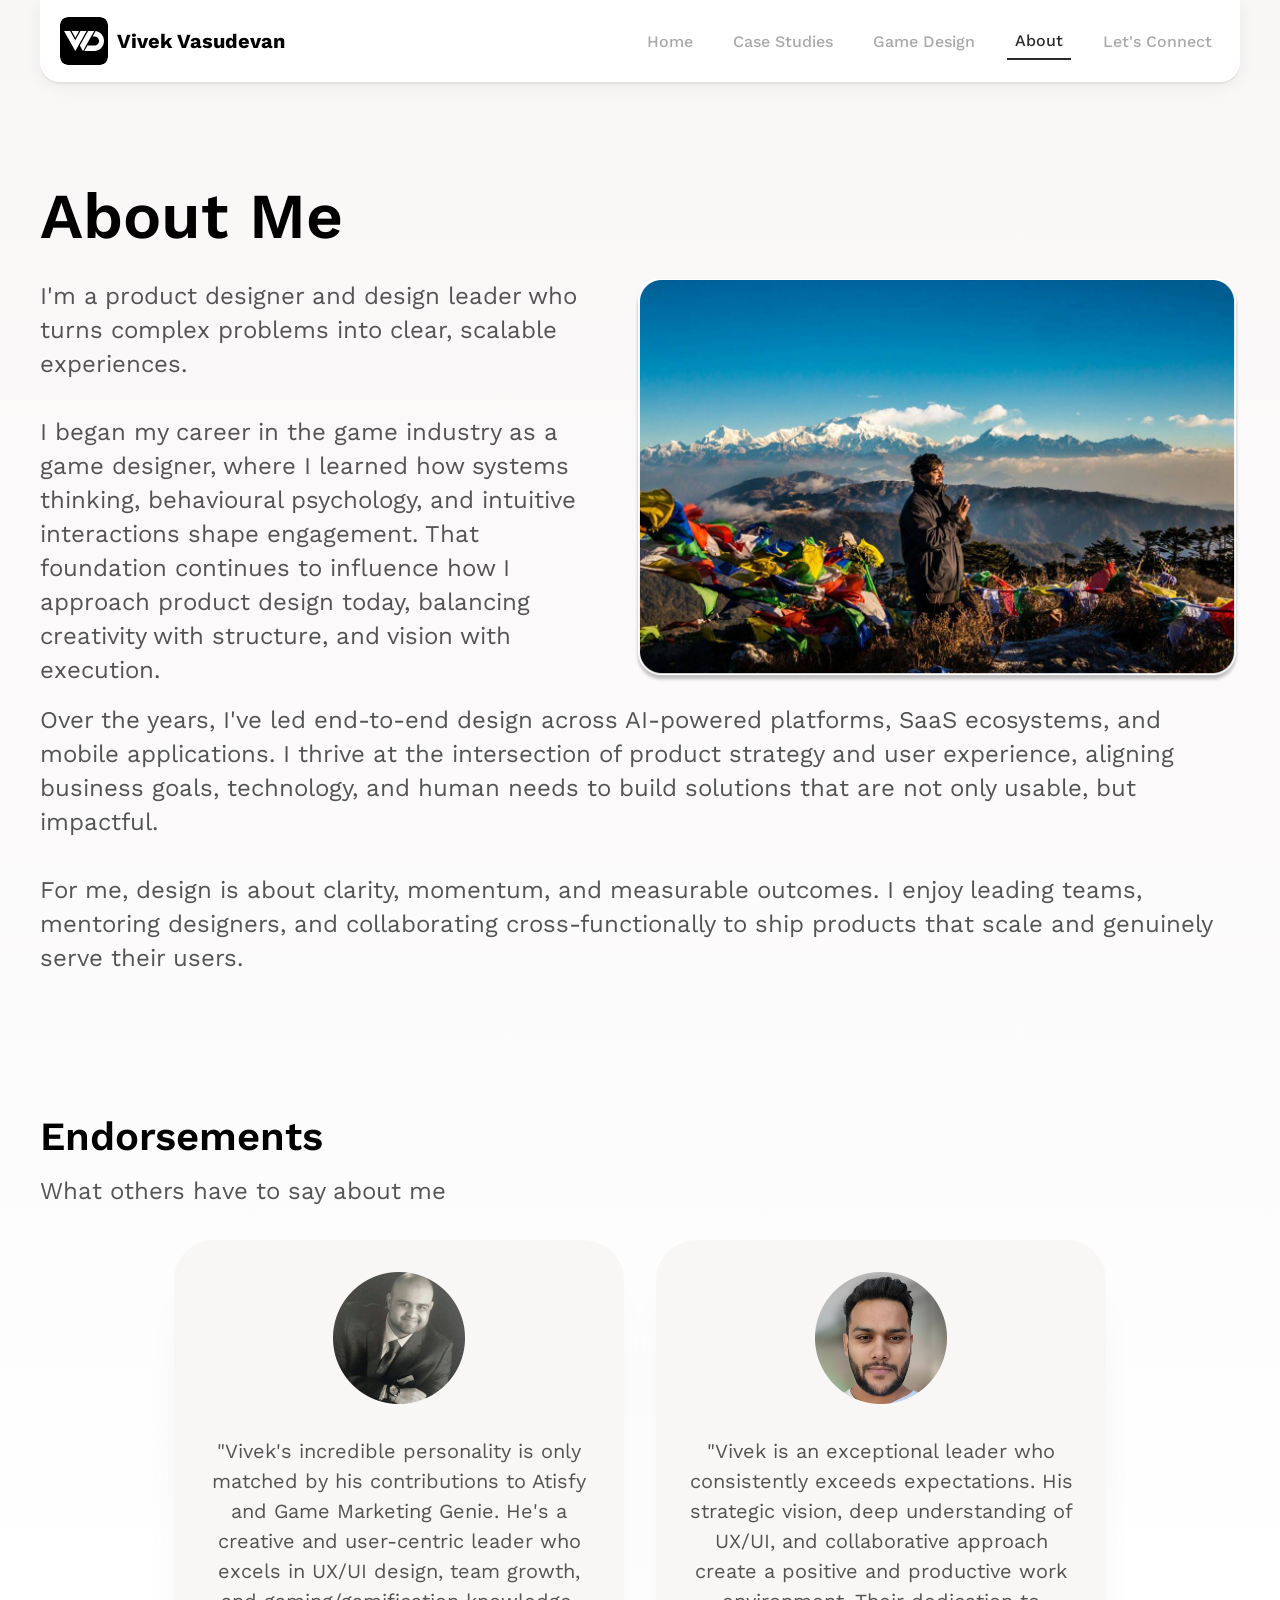
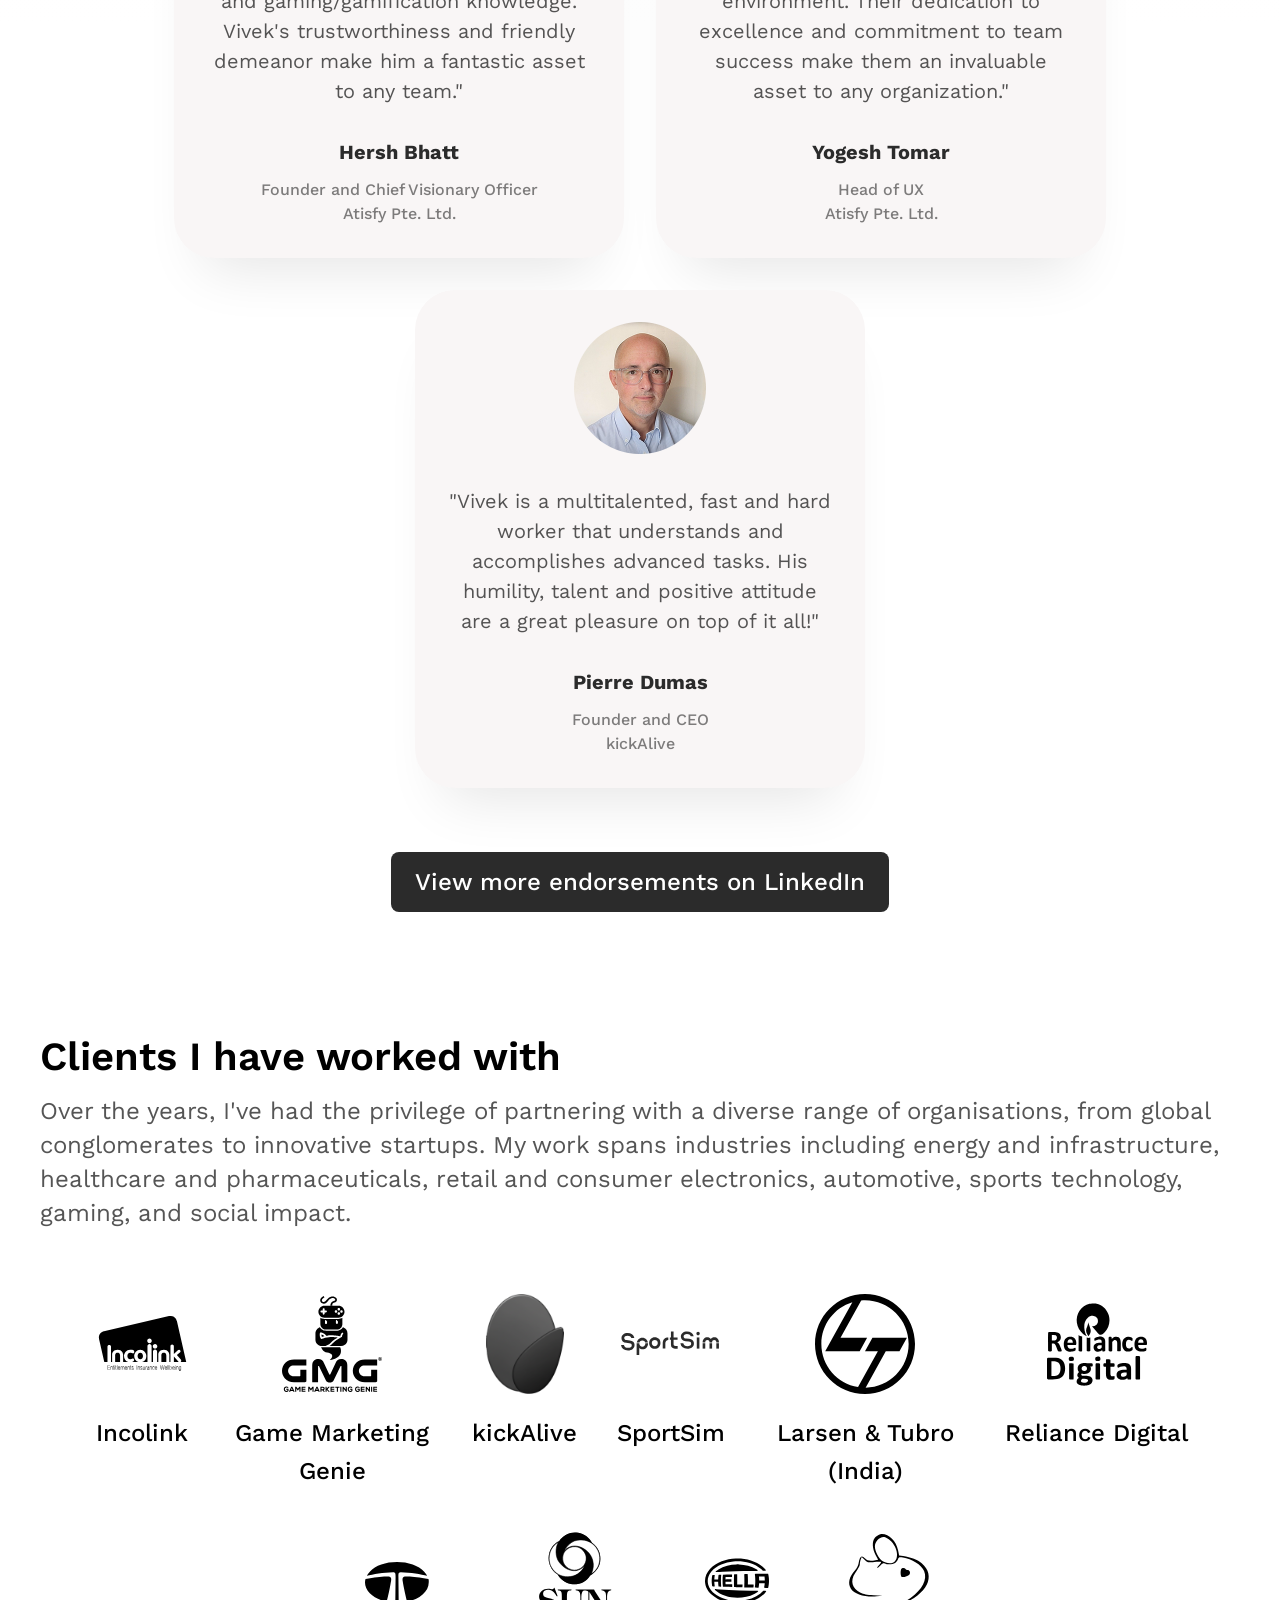
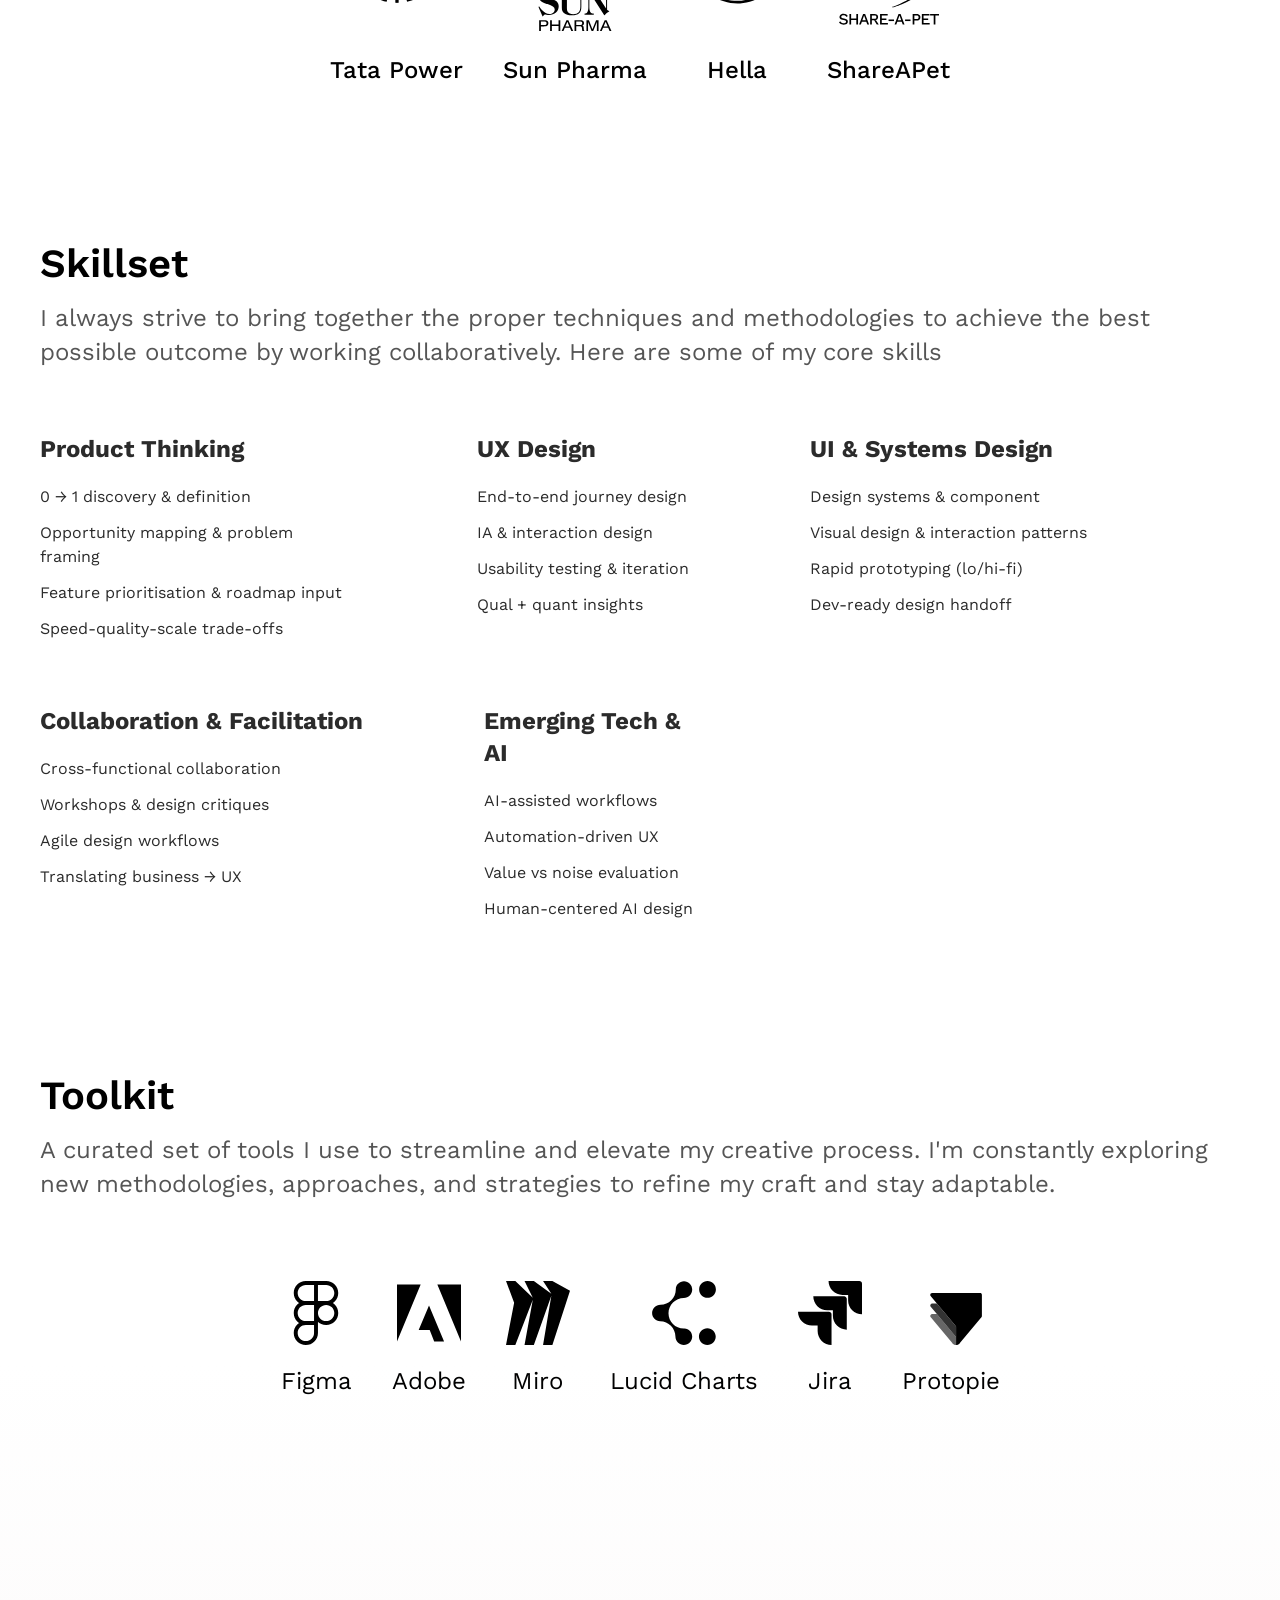
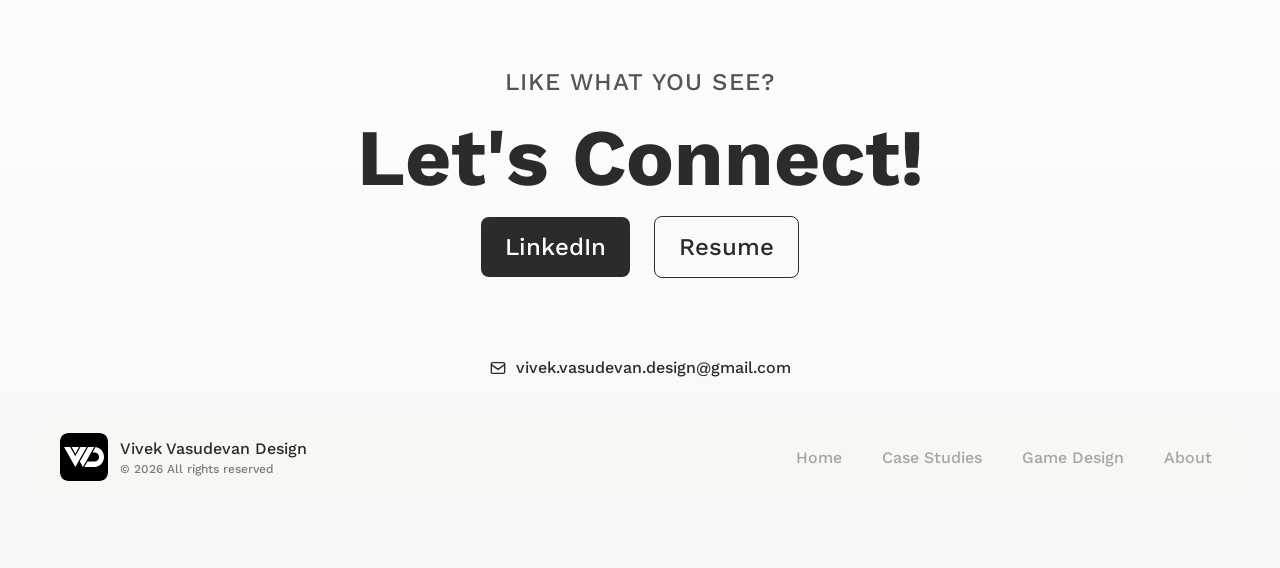
<file: about.html>
<!DOCTYPE html>
<html lang="en" data-cs="about">
<head>
  <meta charset="UTF-8" />
  <link rel="icon" type="image/svg+xml" href="assets/images/Favicon.svg" />
  <meta name="viewport" content="width=device-width, initial-scale=1.0" />
  <title>About – Vivek Vasudevan Design</title>
  <link rel="stylesheet" href="assets/shared.css" />
  <style>
    /* ─── Variables ──────────────────────────────────────── */
    :root {
      --page-max: 1440px;
      --content-width: 1200px;
      --inner-width: 1160px;
    }

    /* ─── Reset ──────────────────────────────────────────── */
    html { scroll-behavior: smooth; }

    body {
      font-family: var(--font-ui);
      color: var(--color-text);
      background: linear-gradient(180deg, #f9f6f6 0%, #fff 30.3%, #fff 85%, #f9f6f6 100%);
      min-height: 100vh;
    }

    .page {
      max-width: var(--page-max);
      margin: 0 auto;
      display: flex;
      flex-direction: column;
      align-items: center;
      padding-bottom: 71px;
    }

    /* ─── NAVIGATION ─────────────────────────────────────── */
    .nav-wrap {
      position: sticky;
      top: 0;
      z-index: 100;
      width: 100%;
      padding: 0 20px;
    }
    nav {
      background: #fff;
      border-radius: 0 0 20px 20px;
      height: 82px;
      padding: 0 20px;
      display: flex;
      align-items: center;
      justify-content: space-between;
      max-width: var(--content-width);
      margin: 0 auto;
      box-shadow: 0 2px 0 rgba(0,0,0,0.05), 0 4px 16px rgba(0,0,0,0.06);
      transition: box-shadow 0.3s;
    }
    nav.scrolled { box-shadow: 0 2px 0 rgba(0,0,0,0.06), 0 8px 24px rgba(0,0,0,0.1); }

    .nav-brand {
      display: flex;
      align-items: center;
      gap: 9px;
      text-decoration: none;
    }
    .nav-logo {
      width: 48px; height: 48px;
      background: #000;
      border-radius: 8px;
      padding: 4px;
      position: relative;
      flex-shrink: 0;
    }
    .nav-logo img {
      position: absolute;
      top: 29.17%; right: 8.33%; bottom: 29.17%; left: 8.33%;
      width: auto; height: auto;
      max-width: 100%; max-height: 100%;
      object-fit: contain;
    }
    .nav-name { font-size: 20px; font-weight: 700; color: #000; white-space: nowrap; }

    .nav-links { display: flex; gap: 24px; align-items: center; list-style: none; }
    .nav-links a, .nav-links button {
      font-family: var(--font-ui);
      font-size: 16px; font-weight: 500;
      color: var(--color-text);
      text-decoration: none;
      background: none; border: none; cursor: pointer;
      padding: 8px; opacity: 0.4;
      transition: opacity 0.2s;
      display: block;
    }
    .nav-links li.active a { opacity: 1; border-bottom: 2px solid var(--color-text); }
    .nav-links a:hover, .nav-links button:hover { opacity: 0.8; }

    /* ─── SECTION HEADERS ────────────────────────────────── */
    .section-header { display: flex; flex-direction: column; gap: 12px; width: var(--inner-width); }
    .section-title {
      font-size: 40px; font-weight: 600;
      line-height: 50px; color: #000;
    }
    .section-subtitle {
      font-size: 24px; font-weight: 400;
      line-height: 34px; color: var(--color-text);
      opacity: 0.8;
    }

    /* ─── ABOUT INTRO ────────────────────────────────────── */
    .about-intro {
      display: flex;
      flex-direction: column;
      gap: 25px;
      align-items: flex-start;
      padding-top: 96px;
      width: var(--inner-width);
    }
    .about-page-title {
      font-size: 64px; font-weight: 600;
      line-height: 76px; color: #000;
    }
    .about-content-wrap { display: flex; flex-direction: column; gap: 16px; width: 100%; }
    .about-row-1 {
      display: flex;
      flex-wrap: wrap;
      gap: 16px 24px;
      align-items: flex-start;
    }
    .about-text {
      flex: 1 0 0;
      font-size: 24px; font-weight: 400;
      line-height: 34px; color: var(--color-text);
      opacity: 0.8;
      min-width: 300px;
    }
    .about-photo-wrap {
      width: 606px; height: 403px;
      border: none;
      border-radius: 0;
      box-shadow: none;
      overflow: hidden;
      flex-shrink: 0;
    }
    .about-photo-wrap img {
      width: 100%; height: 100%;
      object-fit: cover;
    }
    .about-row-2 .about-text { opacity: 0.8; }

    /* ─── ENDORSEMENTS ───────────────────────────────────── */
    .endorsements-section {
      display: flex;
      flex-direction: column;
      gap: 64px;
      align-items: center;
      padding-top: 137px;
    }
    .endorsements-inner { display: flex; flex-direction: column; gap: 32px; align-items: center; }
    .endorsements-grid {
      display: flex;
      flex-wrap: wrap;
      gap: 32px;
      justify-content: center;
    }
    .endorsement-card {
      background: #f9f6f6;
      border-radius: 40px;
      padding: 32px;
      width: 450px;
      display: flex;
      flex-direction: column;
      align-items: center;
      gap: 32px;
      box-shadow: 0 39px 58.5px -30px rgba(0,0,0,0.11);
      overflow: hidden;
    }
    .endorsement-avatar {
      width: 132px; height: 132px;
      border-radius: 0;
      object-fit: cover;
      flex-shrink: 0;
    }
    .endorsement-quote {
      font-size: 20px; font-weight: 400;
      line-height: 30px; color: var(--color-text);
      opacity: 0.8;
      text-align: center;
    }
    .endorsement-author { display: flex; flex-direction: column; gap: 12px; width: 100%; text-align: center; }
    .endorsement-name { font-size: 20px; font-weight: 700; line-height: 28px; color: var(--color-text); }
    .endorsement-role {
      font-size: 16px; font-weight: 500;
      line-height: 24px; color: var(--color-text);
      opacity: 0.6;
    }

    /* ─── CLIENTS ────────────────────────────────────────── */
    .clients-section { display: flex; flex-direction: column; gap: 64px; width: 100%; }
    .clients-grid {
      display: flex;
      flex-wrap: wrap;
      gap: 40px;
      justify-content: center;
    }
    .client-item { display: flex; flex-direction: column; gap: 20px; align-items: center; }
    .client-logo {
      width: 100px; height: 100px;
      display: flex; align-items: center; justify-content: center;
      flex-shrink: 0;
    }
    .client-logo img { max-width: 100%; max-height: 100%; object-fit: contain; }
    .client-logo.black-bg { background: #000; border-radius: 4px; padding: 10px; }
    .client-name {
      font-size: 24px; font-weight: 500;
      line-height: 1.6; color: #000;
      text-align: center;
      max-width: 200px;
    }

    /* ─── SKILLSET ───────────────────────────────────────── */
    .skills-section { display: flex; flex-direction: column; gap: 64px; width: 100%; }
    .skills-grid {
      display: flex;
      flex-wrap: wrap;
      gap: 64px 120px;
      width: var(--inner-width);
    }
    .skill-group { display: flex; flex-direction: column; gap: 20px; }
    .skill-title { font-size: 24px; font-weight: 700; line-height: 32px; color: var(--color-text); }
    .skill-items { display: flex; flex-direction: column; gap: 12px; }
    .skill-item { font-size: 16px; font-weight: 400; line-height: 24px; color: var(--color-text); }

    /* ─── TOOLKIT ────────────────────────────────────────── */
    .toolkit-section { display: flex; flex-direction: column; gap: 80px; width: 100%; }
    .toolkit-row {
      display: flex;
      justify-content: space-between;
      align-items: flex-start;
      width: 100%;
    }
    .tool-item { display: flex; flex-direction: column; gap: 19px; align-items: center; }
    .tool-icon { width: 64px; height: 64px; object-fit: contain; }
    .tool-name { font-size: 24px; font-weight: 400; line-height: 34px; color: #000; white-space: nowrap; }

    /* ─── OUTER SECTIONS WRAPPER ─────────────────────────── */
    .sections-wrapper {
      display: flex;
      flex-direction: column;
      gap: 150px;
      align-items: center;
      padding-top: 120px;
      padding-left: 20px;
      padding-right: 20px;
      width: var(--content-width);
    }

    /* ─── FOOTER ─────────────────────────────────────────── */
    .footer {
      display: flex;
      flex-direction: column;
      align-items: center;
      gap: 64px;
      width: var(--content-width);
      padding-top: 120px;
    }

    .footer-email-link img { width: 16px; height: 16px; }

    .footer-logo {
      width: 48px; height: 48px;
      background: #000; border-radius: 8px;
      position: relative; flex-shrink: 0;
    }
    .footer-logo img {
      position: absolute;
      top: 29.17%; right: 8.33%; bottom: 29.17%; left: 8.33%;
      width: auto; height: auto; max-width: 100%; max-height: 100%;
      object-fit: contain;
    }

    /* ─── LINKEDIN BUTTON ────────────────────────────────── */
    .linkedin-btn {
      background: var(--color-text); color: #fff;
      padding: 16px 24px; border-radius: 8px;
      font-size: 24px; font-weight: 500;
      text-decoration: none;
      transition: background 0.2s, transform 0.2s;
      display: inline-block;
    }
    .linkedin-btn:hover { background: #444; transform: translateY(-2px); }

    /* ─── SCROLL TO TOP ──────────────────────────────────── */

    .scroll-top:hover { transform: translateY(-4px); }

    /* ─── REVEAL ANIMATIONS ──────────────────────────────── */

    .about-intro { opacity: 0; transform: translateY(24px); animation: fadeUp 0.8s ease forwards 0.1s; }
    @keyframes fadeUp { to { opacity: 1; transform: translateY(0); } }

    /* ─── HAMBURGER BUTTON ──────────────────────────────────── */
    .nav-hamburger {
      display: none;
      flex-direction: column;
      gap: 4px;
      background: none;
      border: none;
      cursor: pointer;
      padding: 8px;
      flex-shrink: 0;
      width: 48px;
      height: 48px;
      align-items: center;
      justify-content: center;
    }
    .nav-hamburger span {
      display: block;
      width: 32px;
      height: 4px;
      background: var(--color-text);
      border-radius: 22px;
      transition: transform 0.3s ease, opacity 0.3s ease;
    }
    .nav-hamburger.open span:nth-child(1) { transform: translateY(8px) rotate(45deg); }
    .nav-hamburger.open span:nth-child(2) { opacity: 0; transform: scaleX(0); }
    .nav-hamburger.open span:nth-child(3) { transform: translateY(-8px) rotate(-45deg); }

    /* ─── HAMBURGER MENU OVERLAY ────────────────────────────── */
    .mobile-menu {
      display: none;
      flex-direction: column;
      gap: 12px;
      background: #fff;
      border-top: 1px solid rgba(0,0,0,0.08);
      padding: 8px 0 16px;
      position: absolute;
      top: 82px;
      left: 0;
      right: 0;
      z-index: 99;
      box-shadow: 0 8px 24px rgba(0,0,0,0.08);
    }
    .mobile-menu.open { display: flex; }
    @media (min-width: 769px) { .mobile-menu { display: none !important; } }
    .mobile-menu a, .mobile-menu button {
      font-family: var(--font-ui);
      font-size: 16px;
      font-weight: 500;
      color: var(--color-text);
      text-decoration: none;
      background: none;
      border: none;
      cursor: pointer;
      padding: 10px 20px;
      text-align: left;
      width: 100%;
      display: block;
      transition: opacity 0.2s;
    }
    .mobile-menu a:hover, .mobile-menu button:hover { opacity: 0.6; }

    /* ─── TABLET ≤ 768px ────────────────────────────────────── */
    @media (max-width: 768px) {
      /* Nav */
      .nav-wrap { padding: 0; }
      nav { padding: 0 20px; max-width: 100%; }
      .nav-links { display: none; }
      .nav-hamburger { display: flex; }

      /* About intro: full-width, 40px side padding, photo stacks below text */
      .about-intro { width: 100%; padding: 48px 40px 0; }
      .about-photo-wrap { width: 100%; height: auto; aspect-ratio: 606/403; }
      .about-text { min-width: 0; }

      /* Endorsements: constrain width and add padding */
      .endorsements-section { width: 100%; padding-left: 40px; padding-right: 40px; box-sizing: border-box; }
      .section-header { width: 100%; }

      /* Sections wrapper: full width */
      .sections-wrapper { width: 100%; padding-left: 40px; padding-right: 40px; gap: 80px; padding-top: 80px; }
      .skills-grid { width: 100%; }
      .toolkit-row { flex-wrap: wrap; gap: 40px; justify-content: center; }

      /* Footer */
      .footer { width: 100%; }

      .scroll-top { right: 14px; width: 72px; height: 72px; }
      .scroll-top img { width: 72px; height: 72px; }
    }

    /* ─── MOBILE ≤ 480px ────────────────────────────────────── */
    @media (max-width: 480px) {
      /* Nav */
      .nav-name { display: none; }

      /* About intro */
      .about-intro { padding: 40px 16px 0; }
      .about-page-title { font-size: 48px; line-height: 1.2; }
      .about-content-wrap { gap: 24px; }
      .about-text { font-size: 20px; line-height: 1.6; }

      /* Endorsements */
      .endorsements-section { padding-left: 16px; padding-right: 16px; padding-top: 80px; }
      .endorsements-inner { width: 100%; }
      .endorsement-card { width: 100%; border-radius: 24px; }
      .endorsement-quote { font-size: 16px; line-height: 1.6; }
      .endorsement-avatar { width: 100px; height: 100px; }
      .endorsement-name { font-size: 18px; }
      .endorsement-role { font-size: 14px; }

      /* Clients */
      .clients-grid { gap: 20px; }
      .client-logo { width: 72px; height: 72px; }
      .client-name { font-size: 18px; max-width: 120px; }

      /* Skills: single column, override inline widths */
      .skills-grid { flex-direction: column; gap: 32px; }
      .skills-grid .skill-group { width: 100% !important; }
      .skill-title { font-size: 20px; }

      /* Toolkit */
      .toolkit-row { gap: 24px; }
      .tool-name { font-size: 18px; }

      /* Sections */
      .sections-wrapper { padding-left: 16px; padding-right: 16px; gap: 60px; padding-top: 60px; }
      .section-title { font-size: 32px; line-height: 1.3; }
      .section-subtitle { font-size: 18px; line-height: 1.5; }

      /* Footer */
      .footer { padding-top: 60px; }

      .scroll-top { right: 8px; width: 60px; height: 60px; }
      .scroll-top img { width: 60px; height: 60px; }
    }
  </style>
<style>
    /* Keep the five nav items on one line between the hamburger and desktop layouts */
    .nav-links li { white-space: nowrap; }
    @media (max-width: 1024px) { .nav-wrap { padding: 0 40px; } }
    @media (max-width: 900px) { .nav-name { display: none; } .nav-links { gap: 16px; } }
    @media (max-width: 768px) { .nav-wrap { padding: 0; } }
  </style>
<link rel="stylesheet" href="assets/responsive.css" />
</head>
<body>
<div class="page">

  <!-- ═══ NAVIGATION ══════════════════════════════════════ -->
  <div class="nav-wrap" style="width:100%;">
    <nav id="main-nav">
      <a href="index.html" class="nav-brand">
        <img src="assets/images/VivekVasudevanDesign_Logo.svg" alt="VD logo" width="48" height="48" style="border-radius:8px;flex-shrink:0;" />
        <span class="nav-name">Vivek Vasudevan</span>
      </a>
      <ul class="nav-links">
        <li><a href="index.html">Home</a></li>
        <li><a href="index.html#case-studies">Case Studies</a></li>
        <li id="nav-game"><a href="game-design/index.html">Game Design</a></li>
        <li class="active"><a href="about.html">About</a></li>
        <li><button onclick="document.getElementById('footer').scrollIntoView({behavior:'smooth'})">Let's Connect</button></li>
      </ul>
      <button class="nav-hamburger" id="hamburgerBtn" aria-label="Open menu" aria-expanded="false">
        <span></span><span></span><span></span>
      </button>
    </nav>
    <div class="mobile-menu" id="mobileMenu" role="menu">
      <a href="index.html">Home</a>
      <a href="index.html#case-studies">Case Studies</a>
      <a href="game-design/index.html">Game Design</a>
      <a href="about.html" onclick="closeMobileMenu()">About</a>
      <button onclick="closeMobileMenu(); document.getElementById('footer').scrollIntoView({behavior:'smooth'})">Let's Connect</button>
    </div>
  </div>

  <!-- ═══ ABOUT INTRO ══════════════════════════════════════ -->
  <div class="about-intro">
    <h1 class="about-page-title">About Me</h1>
    <div class="about-content-wrap">
      <div class="about-row-1">
        <div class="about-text">
          <p>I'm a product designer and design leader who turns complex problems into clear, scalable experiences.</p>
          <p>&nbsp;</p>
          <p>I began my career in the game industry as a game designer, where I learned how systems thinking, behavioural psychology, and intuitive interactions shape engagement. That foundation continues to influence how I approach product design today, balancing creativity with structure, and vision with execution.</p>
        </div>
        <div class="about-photo-wrap">
          <img src="assets/images/AboutMe.png" alt="Vivek Vasudevan" />
        </div>
      </div>
      <div class="about-row-2">
        <div class="about-text" style="width:100%;opacity:0.8;">
          <p>Over the years, I've led end-to-end design across AI-powered platforms, SaaS ecosystems, and mobile applications. I thrive at the intersection of product strategy and user experience, aligning business goals, technology, and human needs to build solutions that are not only usable, but impactful.</p>
          <p>&nbsp;</p>
          <p>For me, design is about clarity, momentum, and measurable outcomes. I enjoy leading teams, mentoring designers, and collaborating cross-functionally to ship products that scale and genuinely serve their users.</p>
        </div>
      </div>
    </div>
  </div>

  <!-- ═══ ENDORSEMENTS ════════════════════════════════════ -->
  <section class="endorsements-section">
    <div class="endorsements-inner">
      <div class="section-header reveal">
        <h2 class="section-title">Endorsements</h2>
        <p class="section-subtitle">What others have to say about me</p>
      </div>
      <div class="endorsements-grid reveal">

        <div class="endorsement-card">
          <img class="endorsement-avatar" src="assets/images/Hersh_ProfilePic.png" alt="Hersh Bhatt" />
          <p class="endorsement-quote">"Vivek's incredible personality is only matched by his contributions to Atisfy and Game Marketing Genie. He's a creative and user-centric leader who excels in UX/UI design, team growth, and gaming/gamification knowledge. Vivek's trustworthiness and friendly demeanor make him a fantastic asset to any team."</p>
          <div class="endorsement-author">
            <p class="endorsement-name">Hersh Bhatt</p>
            <p class="endorsement-role">Founder and Chief Visionary Officer<br>Atisfy Pte. Ltd.</p>
          </div>
        </div>

        <div class="endorsement-card">
          <img class="endorsement-avatar" src="assets/images/Yogesh_ProfilePic.png" alt="Yogesh Tomar" />
          <p class="endorsement-quote">"Vivek is an exceptional leader who consistently exceeds expectations. His strategic vision, deep understanding of UX/UI, and collaborative approach create a positive and productive work environment. Their dedication to excellence and commitment to team success make them an invaluable asset to any organization."</p>
          <div class="endorsement-author">
            <p class="endorsement-name">Yogesh Tomar</p>
            <p class="endorsement-role">Head of UX<br>Atisfy Pte. Ltd.</p>
          </div>
        </div>

        <div class="endorsement-card">
          <img class="endorsement-avatar" src="assets/images/Pierre_ProfilePic.png" alt="Pierre Dumas" />
          <p class="endorsement-quote">"Vivek is a multitalented, fast and hard worker that understands and accomplishes advanced tasks. His humility, talent and positive attitude are a great pleasure on top of it all!"</p>
          <div class="endorsement-author">
            <p class="endorsement-name">Pierre Dumas</p>
            <p class="endorsement-role">Founder and CEO<br>kickAlive</p>
          </div>
        </div>

      </div>
    </div>
    <a class="linkedin-btn reveal" href="https://www.linkedin.com/in/vivek-vasudevan/details/recommendations/?detailScreenTabIndex=0" target="_blank" rel="noopener">
      View more endorsements on LinkedIn
    </a>
  </section>

  <!-- ═══ MAIN SECTIONS (Clients / Skillset / Toolkit / Footer) ═══ -->
  <div class="sections-wrapper">

    <!-- ─── CLIENTS ──────────────────────────────────────── -->
    <div class="clients-section reveal">
      <div class="section-header">
        <h2 class="section-title">Clients I have worked with</h2>
        <p class="section-subtitle">Over the years, I've had the privilege of partnering with a diverse range of organisations, from global conglomerates to innovative startups. My work spans industries including energy and infrastructure, healthcare and pharmaceuticals, retail and consumer electronics, automotive, sports technology, gaming, and social impact.</p>
      </div>
      <div class="clients-grid">

        <div class="client-item">
          <div class="client-logo" style="position:relative;">
            <img src="assets/images/Incolink_Logo.svg" alt="Incolink" style="max-width:100%;max-height:100%;object-fit:contain;" />
          </div>
          <span class="client-name">Incolink</span>
        </div>

        <div class="client-item">
          <div class="client-logo">
            <img src="assets/images/GMG_Logo.svg" alt="Game Marketing Genie" style="max-width:100%;max-height:100%;object-fit:contain;" />
          </div>
          <span class="client-name">Game Marketing Genie</span>
        </div>

        <div class="client-item">
          <div class="client-logo">
            <img src="assets/images/kickAlive_Logo.svg" alt="kickAlive" style="max-width:100%;max-height:100%;object-fit:contain;" />
          </div>
          <span class="client-name">kickAlive</span>
        </div>

        <div class="client-item">
          <div class="client-logo">
            <img src="assets/images/SportSim_Logo.svg" alt="SportSim" style="max-width:100%;max-height:100%;object-fit:contain;" />
          </div>
          <span class="client-name">SportSim</span>
        </div>

        <div class="client-item">
          <div class="client-logo">
            <img src="assets/images/LnT_Logo.svg" alt="Larsen &amp; Tubro" style="max-width:100%;max-height:100%;object-fit:contain;" />
          </div>
          <span class="client-name">Larsen &amp; Tubro (India)</span>
        </div>

        <div class="client-item">
          <div class="client-logo">
            <img src="assets/images/RelaiceDigital_Logo.svg" alt="Reliance Digital" style="max-width:100%;max-height:100%;object-fit:contain;" />
          </div>
          <span class="client-name">Reliance Digital</span>
        </div>

        <div class="client-item">
          <div class="client-logo">
            <img src="assets/images/TataPower_Logo.svg" alt="Tata Power" style="max-width:100%;max-height:100%;object-fit:contain;" />
          </div>
          <span class="client-name">Tata Power</span>
        </div>

        <div class="client-item">
          <div class="client-logo">
            <img src="assets/images/SunPharma_Logo.svg" alt="Sun Pharma" style="max-width:100%;max-height:100%;object-fit:contain;" />
          </div>
          <span class="client-name">Sun Pharma</span>
        </div>

        <div class="client-item">
          <div class="client-logo">
            <img src="assets/images/Hella_Logo.svg" alt="Hella" style="max-width:100%;max-height:100%;object-fit:contain;" />
          </div>
          <span class="client-name">Hella</span>
        </div>

        <div class="client-item">
          <div class="client-logo">
            <img src="assets/images/ShareAPet_Logo.svg" alt="ShareAPet" style="max-width:100%;max-height:100%;object-fit:contain;" />
          </div>
          <span class="client-name">ShareAPet</span>
        </div>

      </div>
    </div>

    <!-- ─── SKILLSET ──────────────────────────────────────── -->
    <div class="skills-section reveal">
      <div style="display:flex;flex-direction:column;align-items:center;width:100%;">
        <div class="section-header">
          <h2 class="section-title">Skillset</h2>
          <p class="section-subtitle">I always strive to bring together the proper techniques and methodologies to achieve the best possible outcome by working collaboratively. Here are some of my core skills</p>
        </div>
      </div>
      <div class="skills-grid">

        <div class="skill-group" style="width:317px;">
          <p class="skill-title">Product Thinking</p>
          <div class="skill-items">
            <p class="skill-item">0 → 1 discovery &amp; definition</p>
            <p class="skill-item">Opportunity mapping &amp; problem framing</p>
            <p class="skill-item">Feature prioritisation &amp; roadmap input</p>
            <p class="skill-item">Speed-quality-scale trade-offs</p>
          </div>
        </div>

        <div class="skill-group" style="width:213px;">
          <p class="skill-title">UX Design</p>
          <div class="skill-items">
            <p class="skill-item">End-to-end journey design</p>
            <p class="skill-item">IA &amp; interaction design</p>
            <p class="skill-item">Usability testing &amp; iteration</p>
            <p class="skill-item">Qual + quant insights</p>
          </div>
        </div>

        <div class="skill-group" style="width:279px;">
          <p class="skill-title">UI &amp; Systems Design</p>
          <div class="skill-items">
            <p class="skill-item">Design systems &amp; component</p>
            <p class="skill-item">Visual design &amp; interaction patterns</p>
            <p class="skill-item">Rapid prototyping (lo/hi-fi)</p>
            <p class="skill-item">Dev-ready design handoff</p>
          </div>
        </div>

        <div class="skill-group" style="width:324px;">
          <p class="skill-title">Collaboration &amp; Facilitation</p>
          <div class="skill-items">
            <p class="skill-item">Cross-functional collaboration</p>
            <p class="skill-item">Workshops &amp; design critiques</p>
            <p class="skill-item">Agile design workflows</p>
            <p class="skill-item">Translating business → UX</p>
          </div>
        </div>

        <div class="skill-group" style="width:226px;">
          <p class="skill-title">Emerging Tech &amp; AI</p>
          <div class="skill-items">
            <p class="skill-item">AI-assisted workflows</p>
            <p class="skill-item">Automation-driven UX</p>
            <p class="skill-item">Value vs noise evaluation</p>
            <p class="skill-item">Human-centered AI design</p>
          </div>
        </div>

      </div>
    </div>

    <!-- ─── TOOLKIT ───────────────────────────────────────── -->
    <div class="toolkit-section reveal">
      <div style="display:flex;flex-direction:column;align-items:center;width:100%;">
        <div class="section-header">
          <h2 class="section-title">Toolkit</h2>
          <p class="section-subtitle">A curated set of tools I use to streamline and elevate my creative process. I'm constantly exploring new methodologies, approaches, and strategies to refine my craft and stay adaptable.</p>
        </div>
      </div>
      <div class="toolkit-row">
        <div class="tool-item">
          <img class="tool-icon" src="assets/images/Logo_Figma.svg" alt="Figma" />
          <span class="tool-name">Figma</span>
        </div>
        <div class="tool-item">
          <img class="tool-icon" src="assets/images/Logo_Adobe.svg" alt="Adobe" style="width:72px;" />
          <span class="tool-name">Adobe</span>
        </div>
        <div class="tool-item">
          <img class="tool-icon" src="assets/images/Miro_Logo.svg" alt="Miro" />
          <span class="tool-name">Miro</span>
        </div>
        <div class="tool-item">
          <img class="tool-icon" src="assets/images/Logo_LucidChart.svg" alt="Lucid Charts" />
          <span class="tool-name">Lucid Charts</span>
        </div>
        <div class="tool-item">
          <img class="tool-icon" src="assets/images/Logo_Jira.svg" alt="Jira" />
          <span class="tool-name">Jira</span>
        </div>
        <div class="tool-item">
          <img class="tool-icon" src="assets/images/Logo_Protopie.svg" alt="Protopie" style="width:63px;" />
          <span class="tool-name">Protopie</span>
        </div>
      </div>
    </div>

    <!-- ─── FOOTER ────────────────────────────────────────── -->
    <footer class="footer" id="footer">
      <div class="footer-cta reveal">
        <p class="footer-eyebrow">Like what you see?</p>
        <div class="footer-headline-wrap">
          <h2 class="footer-headline">Let's Connect!</h2>
          <div class="footer-btns">
            <a class="btn-filled" href="https://www.linkedin.com/in/vivek-vasudevan/" target="_blank" rel="noopener">LinkedIn</a>
            <a class="btn-outline" href="assets/VivekVasudevan_Resume.pdf" download="VivekVasudevan_Resume.pdf">Resume</a>
          </div>
        </div>
      </div>
      <div class="footer-bottom-area reveal">
        <a class="footer-email-link" href="mailto:vivek.vasudevan.design@gmail.com" target="_blank" rel="noopener">
          <svg width="16" height="16" viewBox="0 0 16 16" fill="none" xmlns="http://www.w3.org/2000/svg" aria-hidden="true"><rect x="1.33" y="2.67" width="13.33" height="10.67" rx="1.33" stroke="#2b2b2b" stroke-width="1.33" stroke-linejoin="round"/><path d="M1.33 4.67 L8 9.33 L14.67 4.67" stroke="#2b2b2b" stroke-width="1.33" stroke-linecap="round" stroke-linejoin="round"/></svg>
          vivek.vasudevan.design@gmail.com
        </a>
        <div class="footer-bottom-nav">
          <a href="index.html" class="footer-brand">
            <img src="assets/images/VivekVasudevanDesign_Logo.svg" alt="VD logo" width="48" height="48" style="border-radius:8px;flex-shrink:0;" />
            <div class="footer-brand-text">
              <span class="footer-brand-name">Vivek Vasudevan Design</span>
              <span class="footer-brand-copy">© 2026 All rights reserved</span>
            </div>
          </a>
          <ul class="footer-nav-links">
            <li><a href="index.html">Home</a></li>
            <li><a href="index.html#case-studies">Case Studies</a></li>
            <li><a href="game-design/index.html">Game Design</a></li>
            <li><a href="about.html">About</a></li>
          </ul>
        </div>
      </div>
    </footer>

  </div><!-- /sections-wrapper -->
</div><!-- /page -->

<!-- ═══ SCROLL TO TOP ═══════════════════════════════════ -->
<div class="scroll-top-tooltip" id="scrollTooltip">Back to top</div>
<button class="scroll-top" id="scrollTopBtn" onclick="window.scrollTo({top:0,behavior:'smooth'})" aria-label="Scroll to top">
  <img src="assets/images/Btn_ScrollTop.svg" alt="" />
</button>

<script>
  const nav = document.getElementById('main-nav');
  const scrollTopBtn = document.getElementById('scrollTopBtn');
  const scrollTooltip = document.getElementById('scrollTooltip');
  scrollTopBtn.addEventListener('mouseenter', () => {
    if (scrollTopBtn.classList.contains('visible')) scrollTooltip.classList.add('visible');
  });
  scrollTopBtn.addEventListener('mouseleave', () => scrollTooltip.classList.remove('visible'));

  window.addEventListener('scroll', () => {
    nav.classList.toggle('scrolled', window.scrollY > 20);
    scrollTopBtn.classList.toggle('visible', window.scrollY > 400);
  });

  /* Intersection observer for reveal */
  const observer = new IntersectionObserver((entries) => {
    entries.forEach(e => { if (e.isIntersecting) e.target.classList.add('visible'); });
  }, { threshold: 0.1, rootMargin: '0px 0px -60px 0px' });
  document.querySelectorAll('.reveal').forEach(el => observer.observe(el));

  /* Scroll-to-top position for wide viewports */
  function updatePos() {
    const vw = window.innerWidth;
    const right = vw > 1440 ? ((vw - 1440) / 2 + 20) + 'px' : '20px';
    scrollTopBtn.style.right = right;
    scrollTooltip.style.right = right;
  }
  updatePos();
  window.addEventListener('resize', updatePos);

  /* Hamburger menu */
  const hamburgerBtn = document.getElementById('hamburgerBtn');
  const mobileMenu = document.getElementById('mobileMenu');
  hamburgerBtn?.addEventListener('click', () => {
    const open = mobileMenu.classList.toggle('open');
    hamburgerBtn.classList.toggle('open', open);
    hamburgerBtn.setAttribute('aria-expanded', open);
  });
  function closeMobileMenu() {
    mobileMenu?.classList.remove('open');
    hamburgerBtn?.classList.remove('open');
    hamburgerBtn?.setAttribute('aria-expanded', 'false');
  }
  window.addEventListener('scroll', closeMobileMenu, { passive: true });
</script>
</body>
</html>
</file>
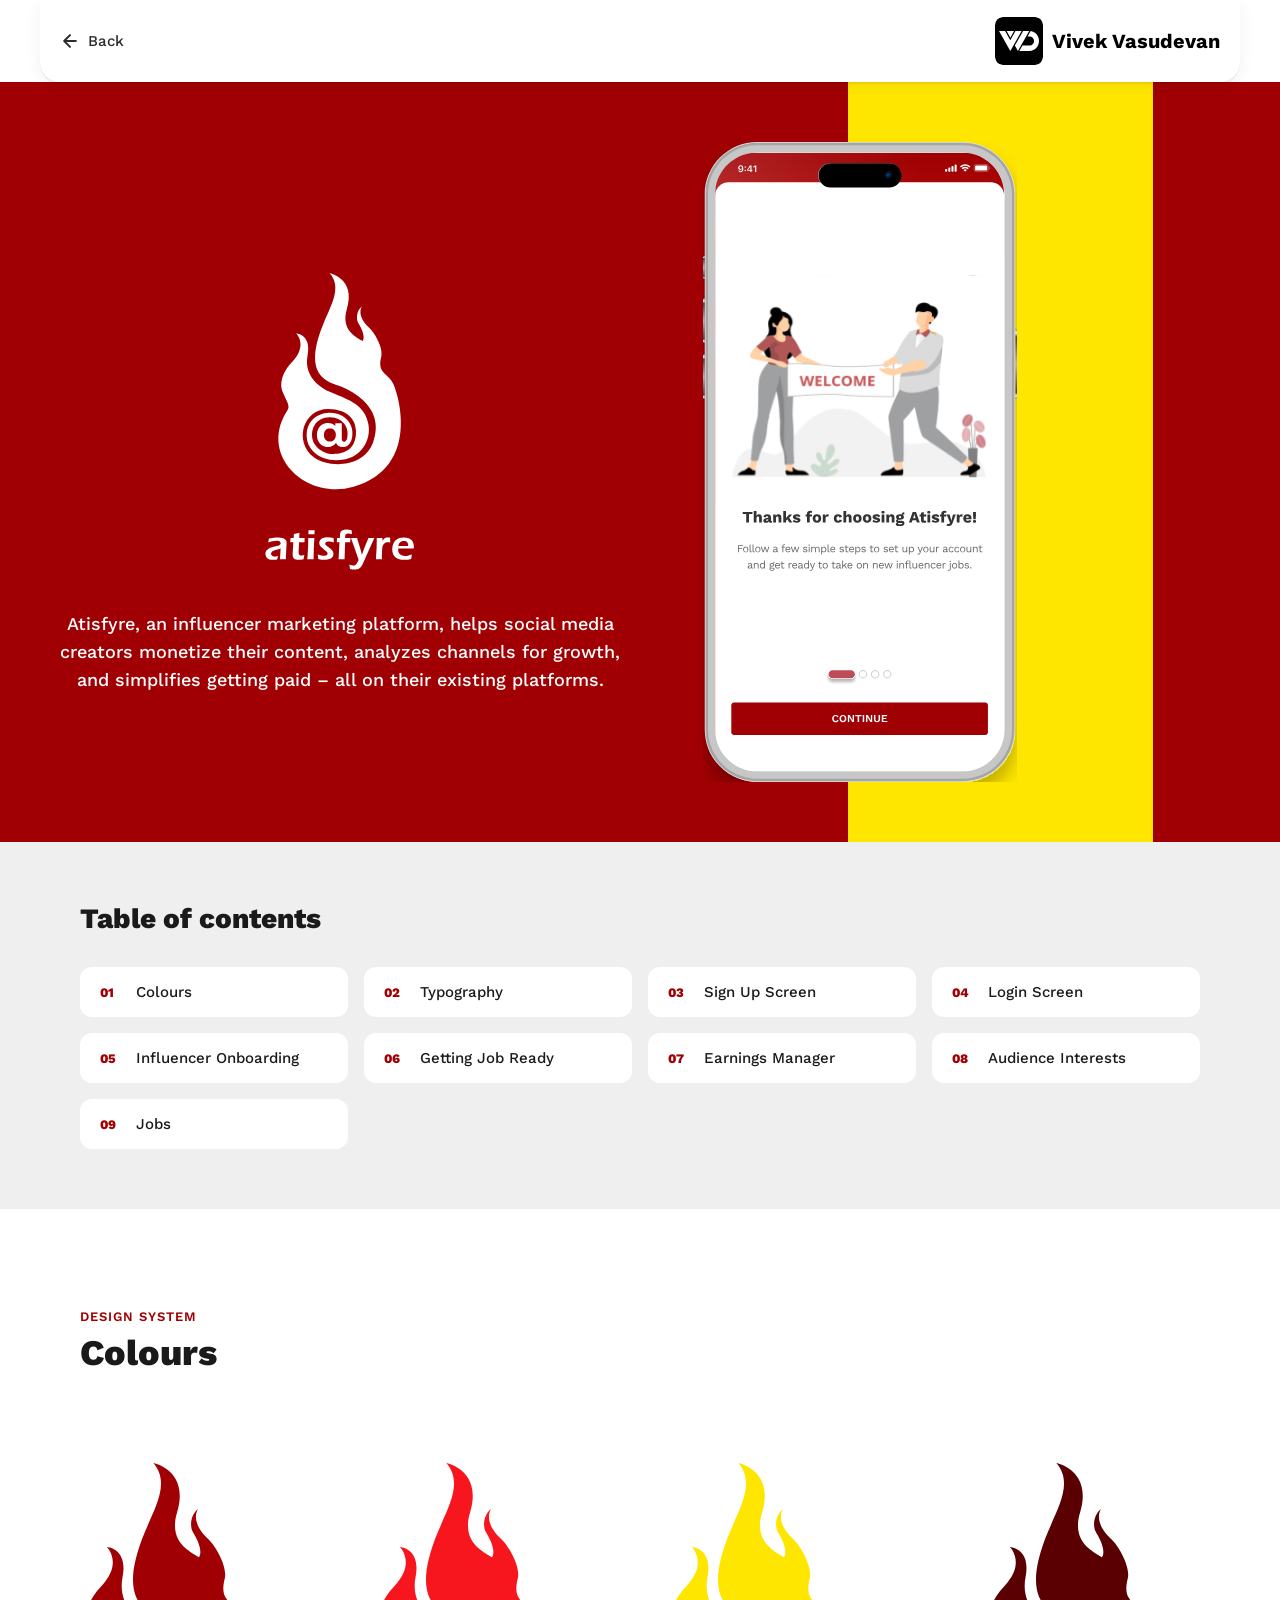
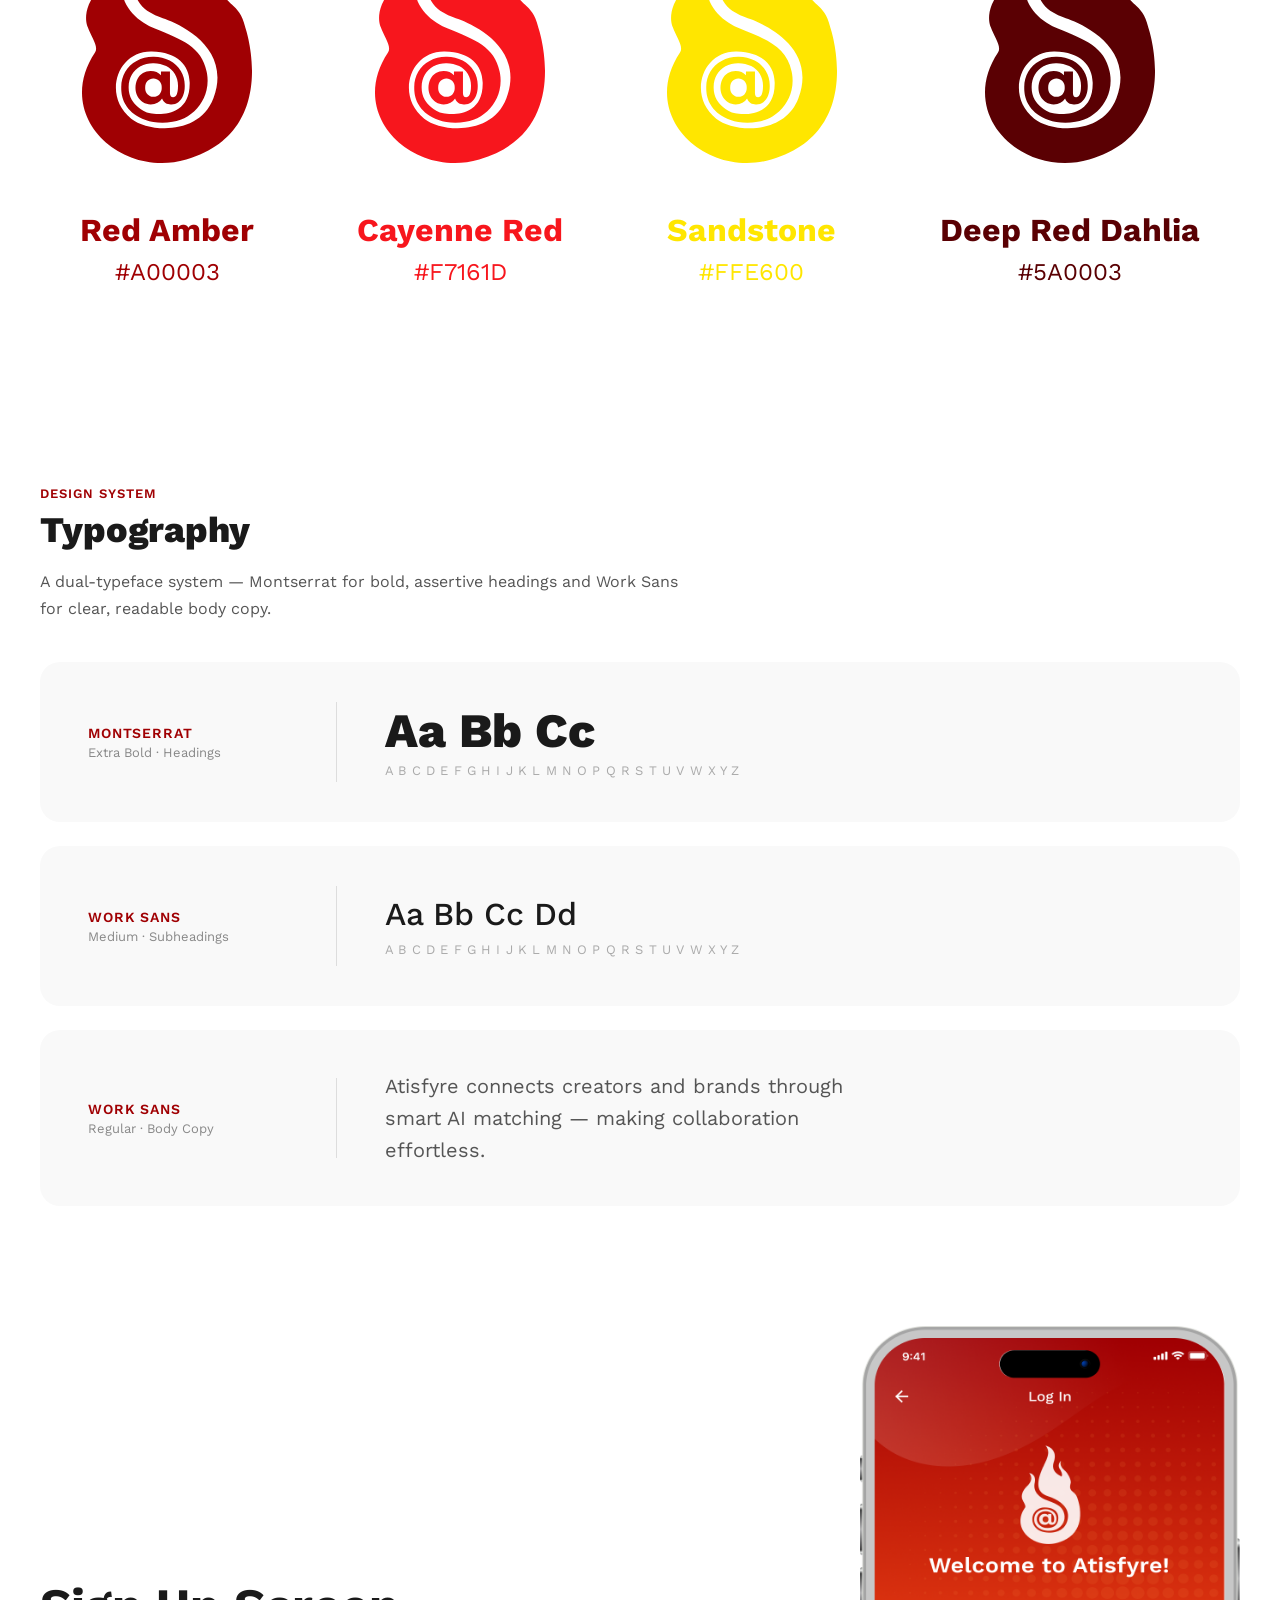
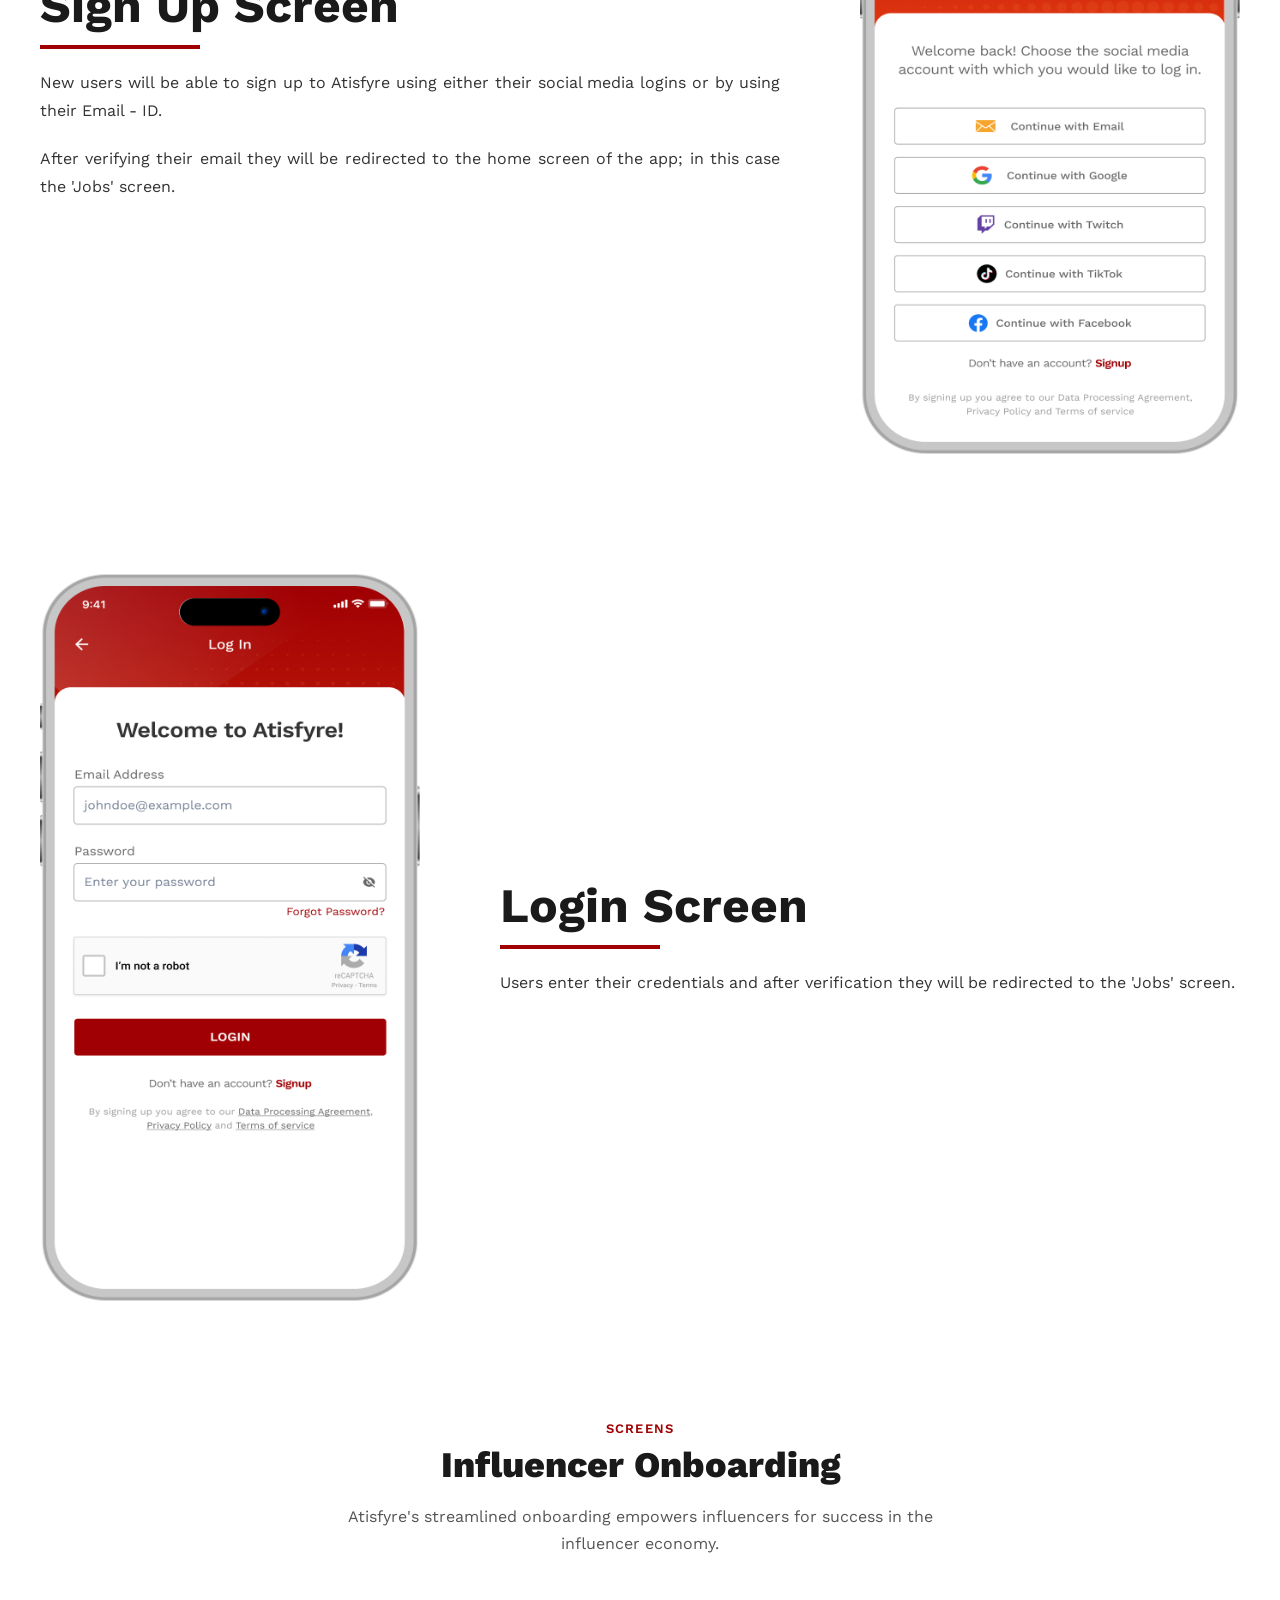
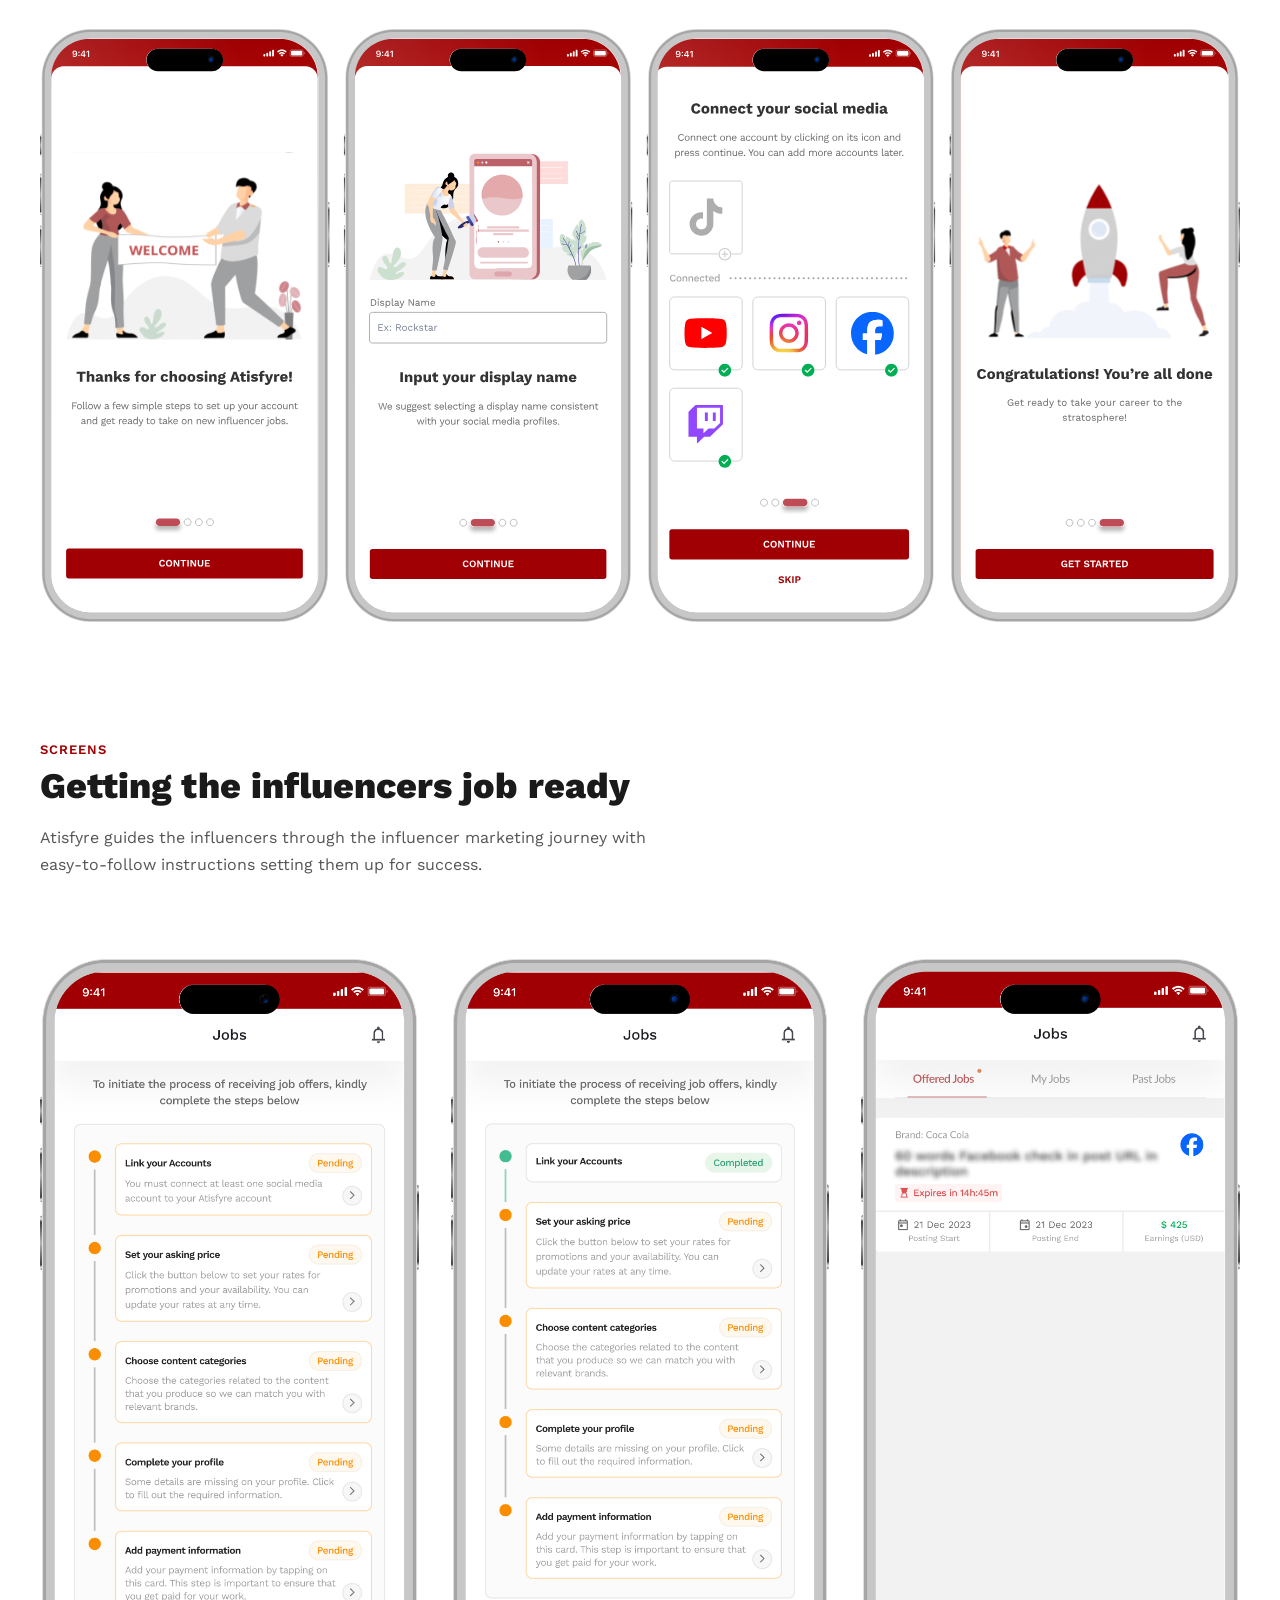
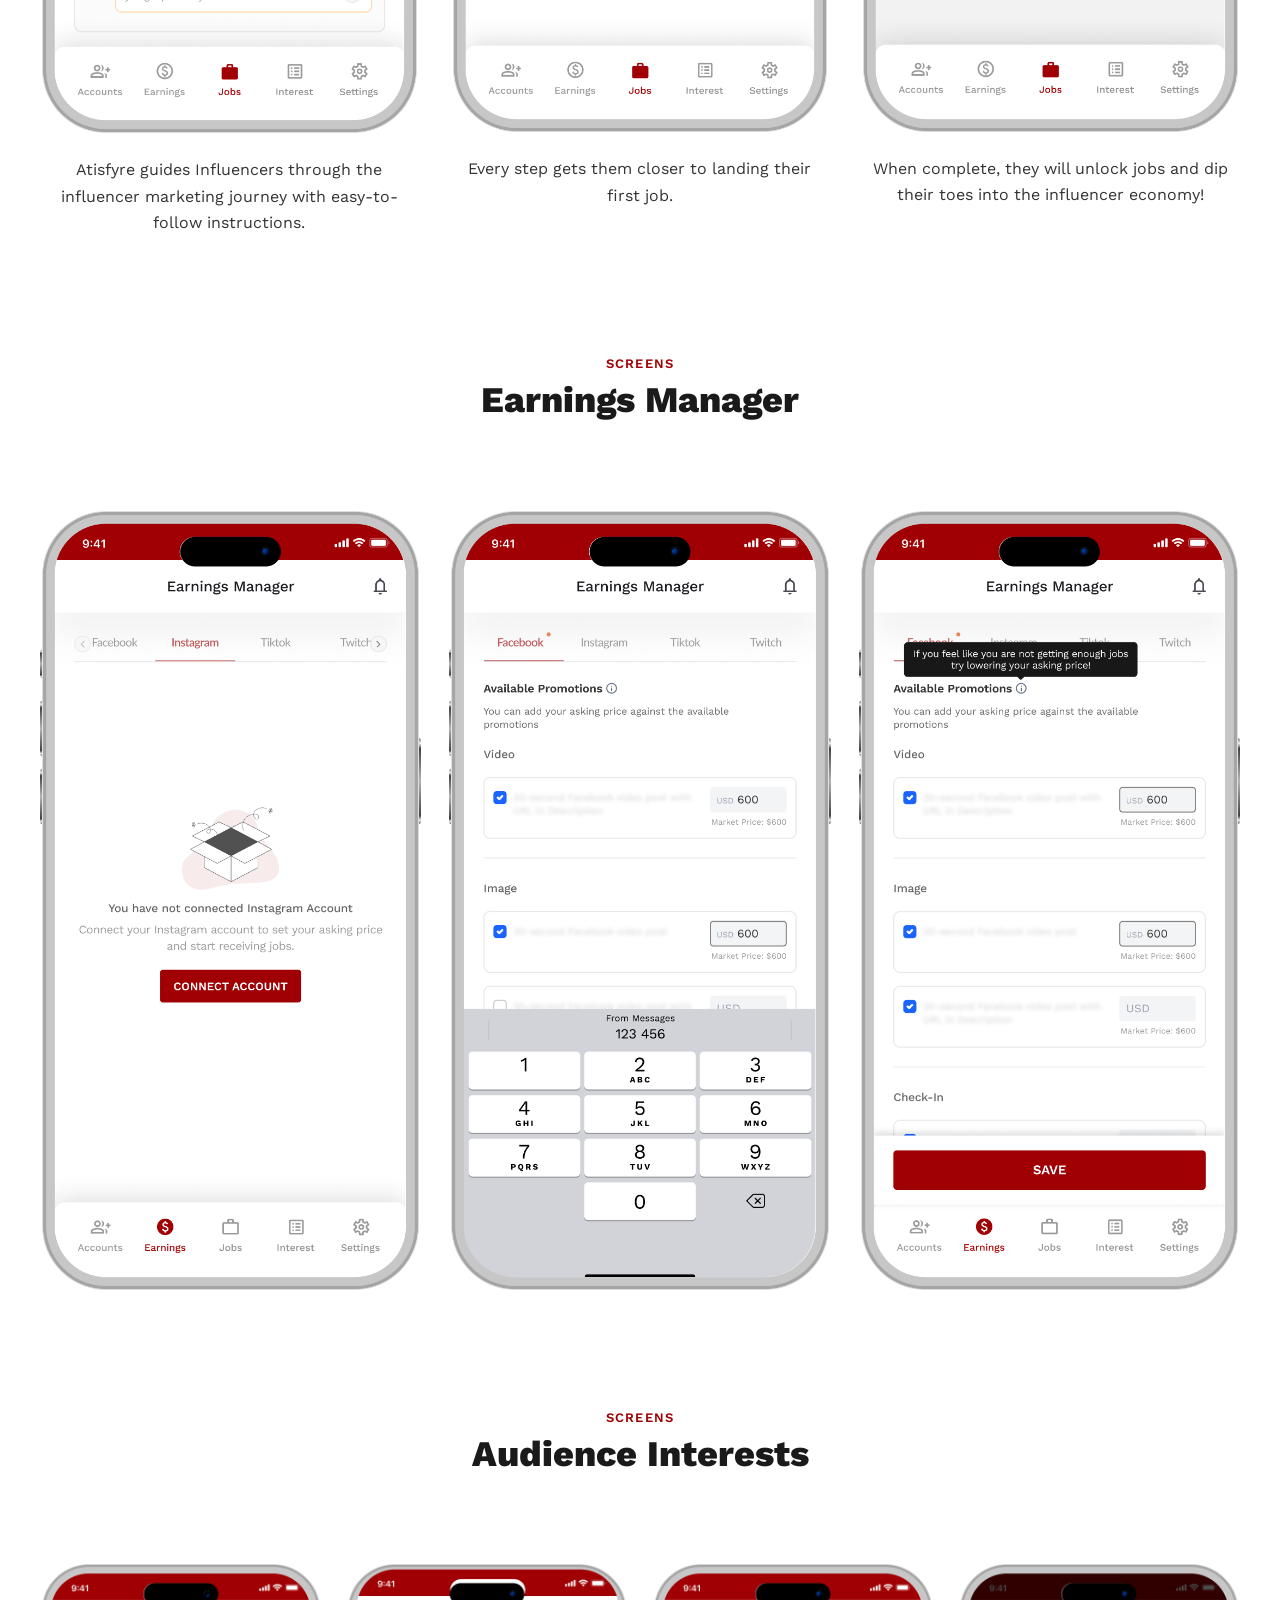
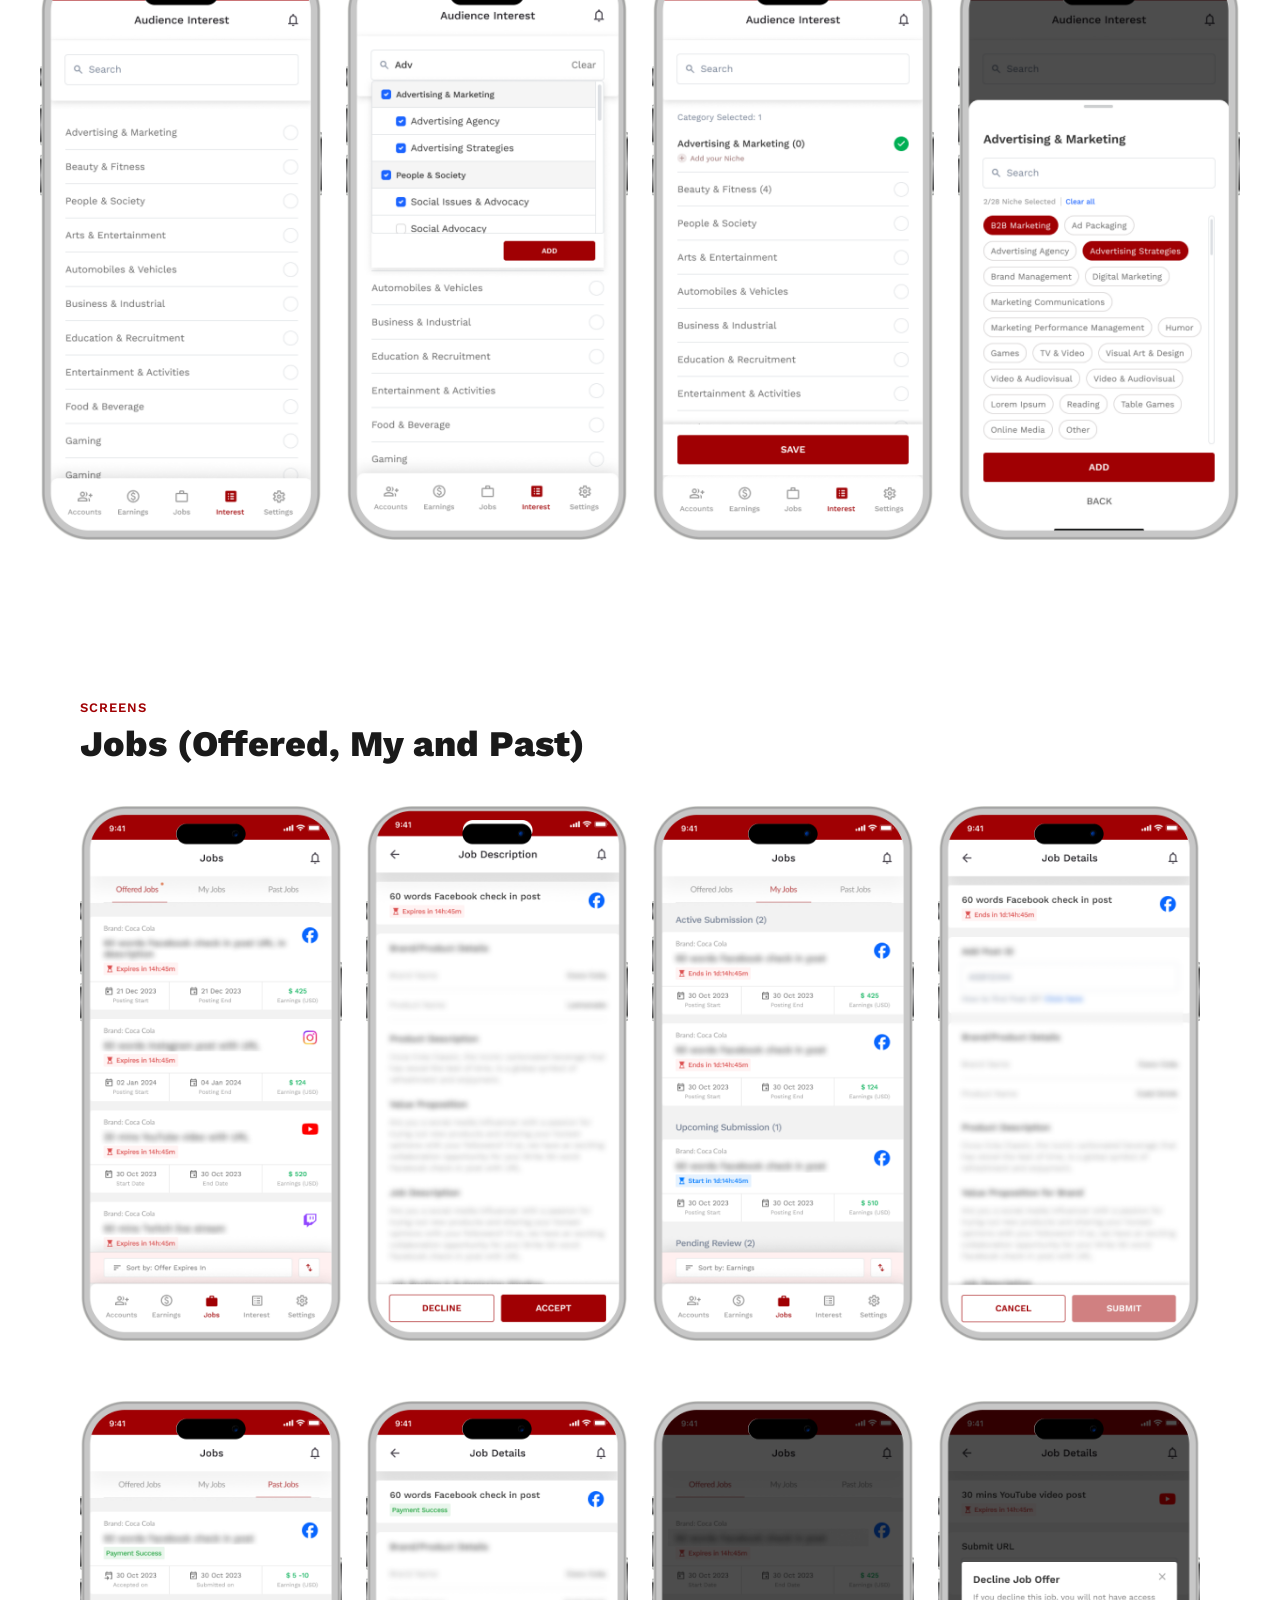
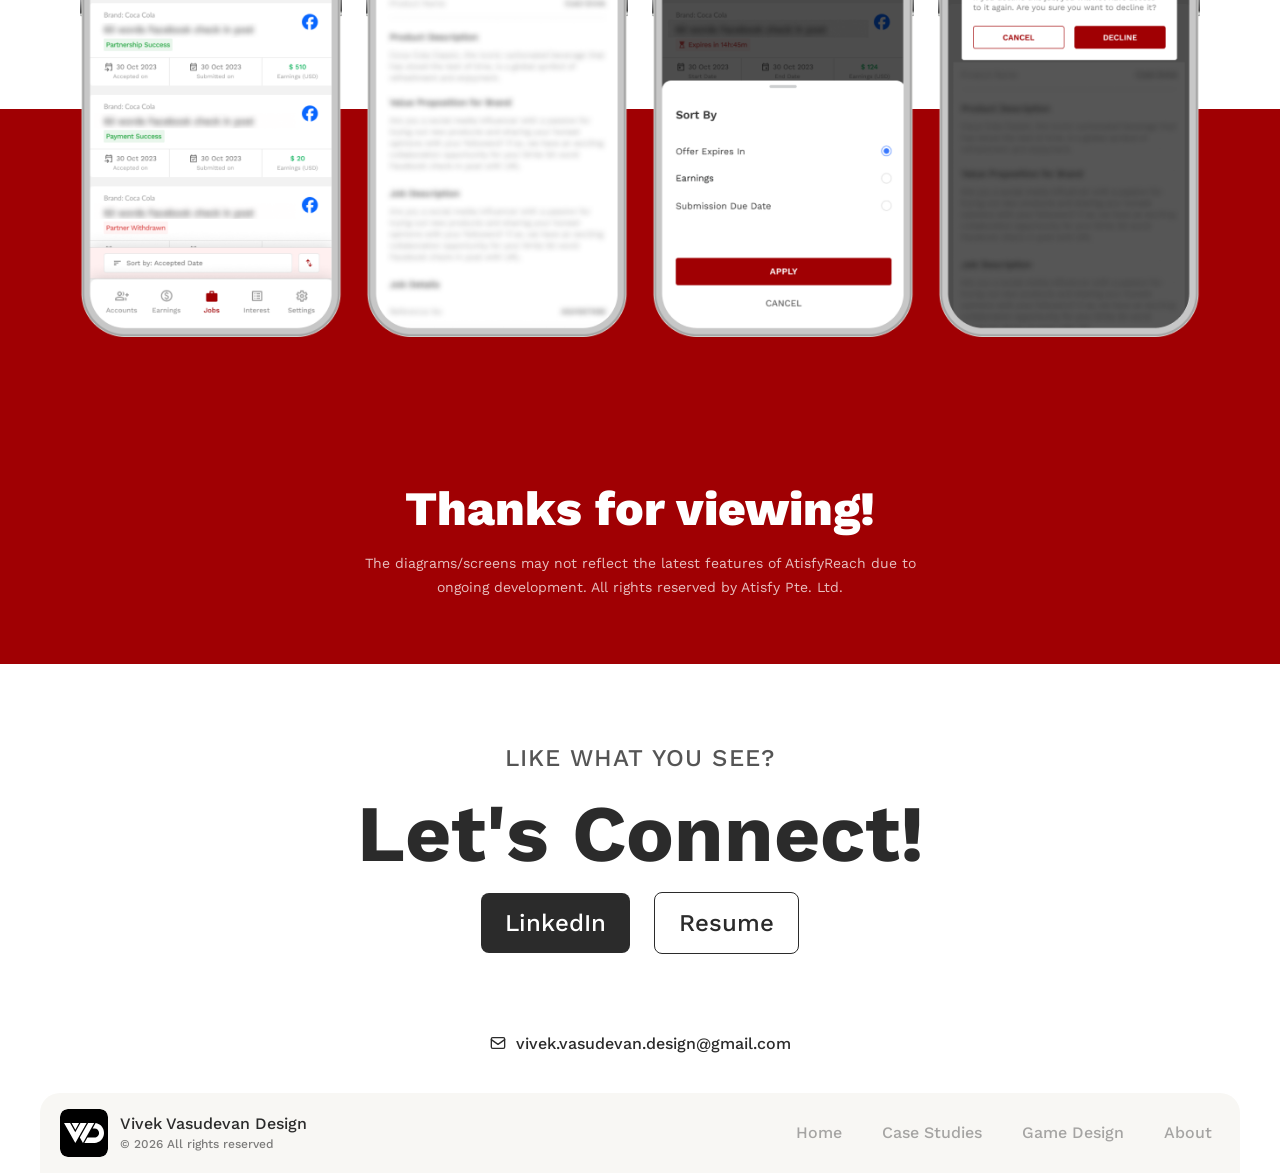
<file: atisfyre.html>
<!DOCTYPE html>
<html lang="en" data-cs="atisfyre">
<head>
  <meta charset="UTF-8" />
  <link rel="icon" type="image/svg+xml" href="assets/images/Favicon.svg" />
  <meta name="viewport" content="width=device-width, initial-scale=1.0" />
  <title>Atisfyre – Vivek Vasudevan Design</title>
  <link rel="stylesheet" href="assets/shared.css" />
  <style>
    /* ─── Reset & Variables ──────────────────────────────── */
    html { scroll-behavior: smooth; }
    :root {
      --page-max: 1440px;
      --content-width: 1200px;
      --inner-width: 1160px;
      --red: #A00003;
      --red-bright: var(--color-accent);
      --yellow: var(--color-accent-alt);
      --dark-red: #5A0003;
    }

    body {
      font-family: var(--font-ui);
      color: var(--color-text);
      background: #fff;
      min-height: 100vh;
    }

    .page {
      max-width: var(--page-max);
      margin: 0 auto;
      display: flex;
      flex-direction: column;
      align-items: center;
    }

    /* ─── NAVIGATION ─────────────────────────────────────── */
    .nav-wrap { position: sticky; top: 0; z-index: 100; width: 100%; padding: 0 20px; }
    nav {
      background: #fff; border-radius: 0 0 20px 20px; height: 82px;
      padding: 0 20px; display: flex; align-items: center; justify-content: space-between;
      max-width: var(--content-width); margin: 0 auto;
      box-shadow: 0 2px 0 rgba(0,0,0,0.05), 0 4px 16px rgba(0,0,0,0.06);
      transition: box-shadow 0.3s;
    }
    nav.scrolled { box-shadow: 0 2px 0 rgba(0,0,0,0.06), 0 8px 24px rgba(0,0,0,0.1); }
    .nav-brand { display: flex; align-items: center; gap: 9px; text-decoration: none; }

    .nav-name { font-size: 20px; font-weight: 700; color: #000; white-space: nowrap; }

    /* ─── HERO ───────────────────────────────────────────── */
    .hero-section {
      width: 100%;
      background: var(--red);
      position: relative;
      overflow: hidden;
      padding: 60px 0;
    }
    .hero-yellow-panel {
      position: absolute;
      top: 0; bottom: 0;
      right: 127px;
      width: 305px;
      background: var(--yellow);
      pointer-events: none;
    }
    .hero-inner {
      max-width: 1200px;
      margin: 0 auto;
      padding: 0 20px;
      display: flex;
      align-items: center;
      gap: 80px;
      position: relative;
      z-index: 1;
    }
    .hero-left {
      flex: 0 0 560px;
      display: flex;
      flex-direction: column;
      gap: 20px;
      align-items: center;
    }
    .hero-logo-area {
      width: 240px;
    }
    .hero-logo-area img {
      width: 100%;
      height: auto;
      display: block;
      filter: brightness(0) invert(1);
    }
    .hero-description {
      color: #fff;
      font-family: var(--font-ui);
      font-size: 18px;
      font-weight: 500;
      line-height: 28px;
      text-align: center;
    }
    .hero-right {
      flex: 0 0 320px;
      align-self: flex-end;
    }
    .hero-phone-img {
      width: 320px;
      max-height: 640px;
      object-fit: contain;
      display: block;
    }

    /* ─── TABLE OF CONTENTS ──────────────────────────────── */
    .toc-section {
      width: 100%;
      background: #EFEFEF;
      padding: 60px 0;
    }
    .toc-inner {
      max-width: var(--inner-width);
      margin: 0 auto;
      padding: 0 20px;
    }
    .toc-title {
      font-family: var(--font-heading);
      font-weight: 800;
      font-size: 28px;
      color: #1a1a1a;
      margin-bottom: 32px;
    }
    .toc-grid {
      display: grid;
      grid-template-columns: repeat(4, 1fr);
      gap: 16px;
    }
    .toc-item {
      display: flex;
      align-items: center;
      gap: 12px;
      text-decoration: none;
      color: #1a1a1a;
      font-family: var(--font-ui);
      font-weight: 500;
      font-size: 15px;
      padding: 16px 20px;
      background: #fff;
      border-radius: 12px;
      transition: background 0.2s, transform 0.2s;
    }
    .toc-item:hover {
      background: var(--yellow);
      transform: translateY(-2px);
    }
    .toc-num {
      font-family: var(--font-heading);
      font-weight: 800;
      font-size: 13px;
      color: var(--red);
      min-width: 24px;
    }

    /* ─── MAIN CONTENT WRAPPER ───────────────────────────── */
    .cs-wrap {
      width: var(--inner-width);
      display: flex;
      flex-direction: column;
      gap: 120px;
      padding: 100px 0 80px;
    }

    /* ─── SECTION HEADER ─────────────────────────────────── */
    .section-header {
      display: flex;
      flex-direction: column;
      gap: 8px;
      margin-bottom: 40px;
    }
    .section-label {
      font-family: var(--font-ui);
      font-weight: 600;
      font-size: 13px;
      color: var(--red);
      text-transform: uppercase;
      letter-spacing: 0.08em;
    }
    .section-heading {
      font-family: var(--font-heading);
      font-weight: 800;
      font-size: 36px;
      color: #1a1a1a;
      line-height: 1.2;
    }
    .section-sub {
      font-family: var(--font-ui);
      font-weight: 400;
      font-size: 16px;
      color: #555;
      line-height: 1.7;
      max-width: 640px;
      margin-top: 8px;
    }

    /* ─── COLOURS SECTION ────────────────────────────────── */
    .colours-section {
      width: 100%;
      background: #fff;
      padding: 100px 80px;
    }
    .colours-container {
      display: flex;
      flex-direction: column;
      align-items: flex-start;
      gap: 48px;
    }
    .colours-row {
      width: 1200px;
      max-width: 100%;
      display: flex;
      justify-content: space-between;
      align-items: center;
    }
    .colour-item {
      display: flex;
      flex-direction: column;
      align-items: center;
      gap: 48px;
    }
    .colour-block {
      width: 170px;
      height: 300px;
      flex-shrink: 0;
      object-fit: contain;
      display: block;
    }
    .colour-label {
      display: flex;
      flex-direction: column;
      align-items: center;
      gap: 8px;
    }
    .colour-name {
      font-family: var(--font-ui);
      font-weight: 700;
      font-size: 32px;
      text-align: justify;
      line-height: 1.2;
    }
    .colour-hex {
      font-family: var(--font-ui);
      font-weight: 400;
      font-size: 24px;
      text-align: justify;
    }

    /* ─── TYPOGRAPHY SECTION ─────────────────────────────── */
    .type-grid {
      display: flex;
      flex-direction: column;
      gap: 24px;
    }
    .type-card {
      background: #f9f9f9;
      border-radius: 20px;
      padding: 40px 48px;
      display: flex;
      align-items: center;
      gap: 48px;
    }
    .type-meta {
      min-width: 200px;
    }
    .type-font-name {
      font-family: var(--font-ui);
      font-weight: 600;
      font-size: 14px;
      color: var(--red);
      text-transform: uppercase;
      letter-spacing: 0.06em;
      margin-bottom: 4px;
    }
    .type-usage {
      font-family: var(--font-ui);
      font-weight: 400;
      font-size: 13px;
      color: #888;
    }
    .type-divider {
      width: 1px;
      height: 80px;
      background: #ddd;
      flex-shrink: 0;
    }
    .type-sample-montserrat-eb {
      font-family: var(--font-heading);
      font-weight: 800;
      font-size: 48px;
      color: #1a1a1a;
      line-height: 1;
    }
    .type-sample-worksans-m {
      font-family: var(--font-ui);
      font-weight: 500;
      font-size: 32px;
      color: #1a1a1a;
      line-height: 1.2;
    }
    .type-sample-worksans-r {
      font-family: var(--font-ui);
      font-weight: 400;
      font-size: 20px;
      color: #555;
      line-height: 1.6;
      max-width: 500px;
    }
    .type-alphabet {
      font-family: var(--font-ui);
      font-weight: 400;
      font-size: 13px;
      color: #aaa;
      margin-top: 8px;
      letter-spacing: 0.05em;
    }

    /* ─── SCREEN TWO-COLUMN SPLIT ───────────────────────── */
    .screen-split {
      display: flex;
      align-items: center;
      gap: 80px;
    }
    .screen-split.reverse { flex-direction: row-reverse; }

    .screen-split-text {
      flex: 1;
      display: flex;
      flex-direction: column;
      gap: 20px;
    }
    .screen-split-title {
      font-family: var(--font-heading);
      font-weight: 700;
      font-size: 48px;
      color: #1a1a1a;
      line-height: 1.15;
    }
    .screen-split-bar {
      width: 160px;
      height: 4px;
      background: var(--red);
      margin-top: -8px;
      flex-shrink: 0;
    }
    .screen-split-body {
      font-family: var(--font-ui);
      font-size: 16px;
      font-weight: 400;
      line-height: 1.75;
      color: #333;
      text-align: justify;
    }
    .screen-split-phone {
      flex: 0 0 380px;
    }
    .screen-split-phone img {
      width: 100%;
      display: block;
    }

    /* ─── ONBOARDING (centred heading + phones row) ──────── */
    .onboarding-inner {
      display: flex;
      flex-direction: column;
      align-items: center;
      gap: 32px;
    }
    .onboarding-title {
      font-family: var(--font-heading);
      font-weight: 700;
      font-size: 48px;
      color: #1a1a1a;
      text-align: center;
      line-height: 1.15;
    }
    .onboarding-bar {
      width: 160px;
      height: 4px;
      background: var(--red);
      margin-top: -16px;
    }
    .onboarding-sub {
      font-family: var(--font-ui);
      font-size: 16px;
      font-weight: 400;
      line-height: 1.75;
      color: #333;
      text-align: center;
      max-width: 720px;
    }
    .onboarding-phones {
      width: 100%;
    }
    .onboarding-phones img {
      width: 100%;
      display: block;
    }

    /* ─── CENTRED PHONE-GRID SECTIONS (Earnings, Audience) ── */
    .phones-section-inner {
      display: flex;
      flex-direction: column;
      align-items: center;
      gap: 48px;
    }
    .phones-section-title {
      font-family: var(--font-heading);
      font-weight: 700;
      font-size: 64px;
      color: #1a1a1a;
      text-align: center;
      line-height: 1.1;
    }
    .phones-grid-3 {
      width: 100%;
      display: grid;
      grid-template-columns: repeat(3, 1fr);
      gap: 28px;
      align-items: start;
    }
    .phones-grid-4 {
      width: 100%;
      display: grid;
      grid-template-columns: repeat(4, 1fr);
      gap: 24px;
      align-items: start;
    }
    .phones-grid-3 img,
    .phones-grid-4 img {
      width: 100%;
      display: block;
    }

    /* ─── GETTING JOB READY ─────────────────────────────── */
    .jobready-inner {
      display: flex;
      flex-direction: column;
      gap: 40px;
    }
    .jobready-heading-block {
      display: flex;
      flex-direction: column;
      gap: 16px;
    }
    .jobready-title {
      font-family: var(--font-heading);
      font-weight: 700;
      font-size: 64px;
      color: #1a1a1a;
      line-height: 1.1;
    }
    .jobready-desc {
      font-family: var(--font-ui);
      font-size: 16px;
      font-weight: 400;
      line-height: 1.75;
      color: #333;
      text-align: center;
      max-width: 820px;
      align-self: center;
    }
    .jobready-phones-grid {
      display: grid;
      grid-template-columns: repeat(3, 1fr);
      gap: 32px;
      align-items: start;
    }
    .jobready-phone-item {
      display: flex;
      flex-direction: column;
      align-items: center;
      gap: 24px;
    }
    .jobready-phone-item img {
      width: 100%;
      display: block;
    }
    .jobready-caption {
      font-family: var(--font-ui);
      font-size: 16px;
      font-weight: 400;
      line-height: 1.65;
      color: #333;
      text-align: center;
    }

    /* ─── SCREEN SECTION (legacy, kept for other sections) ─ */
    .screen-section-outer {
      width: 100%;
      background: #f9f9f9;
      border-radius: 20px;
      padding: 60px;
      display: flex;
      flex-direction: column;
      gap: 40px;
    }
    .screen-img-full {
      width: 100%;
      display: block;
      border-radius: 12px;
    }

    /* ─── SCROLL OFFSET (accounts for sticky nav height) ─── */
    #colours, #typography, #signup, #login,
    #onboarding, #jobready, #earnings, #audience, #jobs {
      scroll-margin-top: 100px;
    }

    /* ─── REVEAL ANIMATION ───────────────────────────────── */

    /* ─── SCROLL TO TOP ──────────────────────────────────── */

    .scroll-top:hover { transform: translateY(-4px); }

    /* Tooltip — separate fixed div, avoids ::after clipping issues */

    /* ─── ATISFYRE THANKS BANNER ─────────────────────────── */
    .thanks-banner {
      width: 100%;
      background: var(--red);
      padding: 64px 40px;
      display: flex;
      flex-direction: column;
      align-items: center;
      gap: 16px;
      text-align: center;
    }
    .thanks-heading {
      font-family: var(--font-heading);
      font-weight: 800;
      font-size: 48px;
      color: #fff;
      line-height: 1.15;
    }
    .thanks-disclaimer {
      font-family: var(--font-ui);
      font-weight: 400;
      font-size: 14px;
      color: rgba(255,255,255,0.75);
      max-width: 560px;
      line-height: 1.7;
      text-align: center;
    }

    /* ─── LET'S CONNECT FOOTER ───────────────────────────── */
    .footer {
      display: flex;
      flex-direction: column;
      align-items: center;
      gap: 64px;
      width: 100%;
      padding-top: 80px;
      padding-bottom: 0;
      background: #fff;
    }

    /* ─── JOBS SECTION ──────────────────────────────────── */
    .jobs-section {
      width: 100%;
      display: flex;
      flex-direction: column;
    }
    .jobs-top {
      background: #fff;
      padding: 80px 0 60px;
    }
    /* Bottom row: white above midpoint, red below —
       achieved with a ::before pseudo-element that starts at 50% */
    .jobs-bottom-split {
      position: relative;
      padding: 0 0 80px;
      background: #fff;
    }
    .jobs-bottom-split::before {
      content: '';
      position: absolute;
      top: 50%;
      left: 0;
      right: 0;
      bottom: 0;
      background: var(--red);
      z-index: 0;
    }
    .jobs-inner {
      max-width: var(--inner-width);
      margin: 0 auto;
      padding: 0 20px;
      position: relative;
      z-index: 1;
    }

    /* ─── RESPONSIVE ─────────────────────────────────────── */
    @media (max-width: 768px) {
      .nav-wrap { padding: 0; }
      nav { padding: 0 20px; max-width: 100%; }

      .hero-section { padding: 60px 0 0; }
      .hero-yellow-panel { display: none; }
      .hero-inner { flex-direction: column; gap: 40px; align-items: center; padding: 0 24px; }
      .hero-left { flex: none; width: 100%; gap: 20px; }
      .hero-logo-area { width: 200px; }
      .hero-description { font-size: 18px; text-align: left; }
      .hero-right { flex: none; width: 100%; display: flex; justify-content: center; }
      .hero-phone-img { width: 280px; max-height: none; }

      .toc-grid { grid-template-columns: repeat(2, 1fr); }
      .colours-section { padding: 60px 24px; }
      .colours-row { gap: 32px; flex-wrap: wrap; justify-content: center; }
      .colour-name { font-size: 20px; }
      .colour-hex { font-size: 16px; }
      .type-card { flex-direction: column; align-items: flex-start; gap: 24px; padding: 32px; }
      .type-divider { width: 100%; height: 1px; }

      .cs-wrap { width: 100%; padding: 60px 24px 60px; gap: 80px; }
      .screen-split { flex-direction: column !important; gap: 40px; }
      .screen-split-title { font-size: 32px; }
      .screen-split-phone { flex: none; width: 100%; }
      .onboarding-title { font-size: 32px; }
      .jobready-title { font-size: 36px; }
      .jobready-phones-grid { grid-template-columns: 1fr; }
      .phones-section-title { font-size: 36px; }
      .phones-grid-3, .phones-grid-4 { grid-template-columns: repeat(2, 1fr); }
      .screen-section-outer { padding: 32px 24px; }
      .jobs-top { padding: 60px 0 40px; }
      .jobs-bottom-split { padding: 0 0 60px; }
      .footer { padding-top: 60px; gap: 48px; }

      .btn-filled, .btn-outline { font-size: 18px; padding: 12px 20px; }

      .scroll-top { right: 14px; width: 72px; height: 72px; }
      .scroll-top img { width: 72px; height: 72px; }
    }
  </style>
<link rel="stylesheet" href="assets/responsive.css" />
</head>
<body>
<div class="page">

  <!-- ═══ NAVIGATION ══════════════════════════════════════ -->
  <div class="nav-wrap" style="width:100%;">
    <nav id="main-nav">
      <a href="index.html" class="cs-back-link" aria-label="Go back">
        <svg width="20" height="20" viewBox="0 0 20 20" fill="none" xmlns="http://www.w3.org/2000/svg">
          <path d="M15.8333 10H4.16667M4.16667 10L10 15.8333M4.16667 10L10 4.16667" stroke="#2b2b2b" stroke-width="2" stroke-linecap="round" stroke-linejoin="round"/>
        </svg>
        Back
      </a>
      <a href="index.html" class="nav-brand">
        <img src="assets/images/VivekVasudevanDesign_Logo.svg" alt="VD logo" width="48" height="48" style="border-radius:8px;flex-shrink:0;" />
        <span class="nav-name">Vivek Vasudevan</span>
      </a>
    </nav>
  </div>

  <!-- ═══ HERO ════════════════════════════════════════════ -->
  <div class="hero-section">
    <!-- Yellow panel: 305px wide, sitting 127px from right within 1440px canvas -->
    <div class="hero-yellow-panel" aria-hidden="true"></div>
    <div class="hero-inner">
      <!-- Left: logo + description (630px column) -->
      <div class="hero-left">
        <div class="hero-logo-area">
          <img src="assets/images/Atisfyre-Logo.svg" alt="Atisfyre" />
        </div>
        <p class="hero-description">Atisfyre, an influencer marketing platform, helps social media creators monetize their content, analyzes channels for growth, and simplifies getting paid – all on their existing platforms.</p>
      </div>
      <!-- Right: phone mockup (415px column, bottom-aligned) -->
      <div class="hero-right">
        <img src="assets/images/Atisfyre-Phone-Hero.svg" alt="Atisfyre app on mobile phone" class="hero-phone-img" />
      </div>
    </div>
  </div>

  <!-- ═══ TABLE OF CONTENTS ════════════════════════════════ -->
  <div class="toc-section">
    <div class="toc-inner">
      <p class="toc-title">Table of contents</p>
      <div class="toc-grid">
        <a href="#colours" class="toc-item"><span class="toc-num">01</span> Colours</a>
        <a href="#typography" class="toc-item"><span class="toc-num">02</span> Typography</a>
        <a href="#signup" class="toc-item"><span class="toc-num">03</span> Sign Up Screen</a>
        <a href="#login" class="toc-item"><span class="toc-num">04</span> Login Screen</a>
        <a href="#onboarding" class="toc-item"><span class="toc-num">05</span> Influencer Onboarding</a>
        <a href="#jobready" class="toc-item"><span class="toc-num">06</span> Getting Job Ready</a>
        <a href="#earnings" class="toc-item"><span class="toc-num">07</span> Earnings Manager</a>
        <a href="#audience" class="toc-item"><span class="toc-num">08</span> Audience Interests</a>
        <a href="#jobs" class="toc-item"><span class="toc-num">09</span> Jobs</a>
      </div>
    </div>
  </div>

  <!-- ═══ COLOURS ════════════════════════════════════════════ -->
  <div id="colours" class="colours-section reveal">
    <div class="colours-container">
      <div class="section-header">
        <p class="section-label">Design System</p>
        <h2 class="section-heading">Colours</h2>
      </div>
      <div class="colours-row">

        <div class="colour-item">
          <img src="assets/images/RedAmber.svg" alt="Red Amber" class="colour-block" />
          <div class="colour-label">
            <p class="colour-name" style="color:#A00003;">Red Amber</p>
            <p class="colour-hex" style="color:#A00003;">#A00003</p>
          </div>
        </div>

        <div class="colour-item">
          <img src="assets/images/CayennedRed.svg" alt="Cayenne Red" class="colour-block" />
          <div class="colour-label">
            <p class="colour-name" style="color:#F7161D;">Cayenne Red</p>
            <p class="colour-hex" style="color:#F7161D;">#F7161D</p>
          </div>
        </div>

        <div class="colour-item">
          <img src="assets/images/SandStone.svg" alt="Sandstone" class="colour-block" />
          <div class="colour-label">
            <p class="colour-name" style="color:#FFE600;">Sandstone</p>
            <p class="colour-hex" style="color:#FFE600;">#FFE600</p>
          </div>
        </div>

        <div class="colour-item">
          <img src="assets/images/DeepRedDhalia.svg" alt="Deep Red Dahlia" class="colour-block" />
          <div class="colour-label">
            <p class="colour-name" style="color:#5A0003;">Deep Red Dahlia</p>
            <p class="colour-hex" style="color:#5A0003;">#5A0003</p>
          </div>
        </div>

      </div>
    </div>
  </div>

  <!-- ═══ MAIN CONTENT ═════════════════════════════════════ -->
  <div class="cs-wrap">

    <!-- ─── TYPOGRAPHY ──────────────────────────────────── -->
    <div id="typography" class="reveal">
      <div class="section-header">
        <p class="section-label">Design System</p>
        <h2 class="section-heading">Typography</h2>
        <p class="section-sub">A dual-typeface system — Montserrat for bold, assertive headings and Work Sans for clear, readable body copy.</p>
      </div>
      <div class="type-grid">
        <div class="type-card">
          <div class="type-meta">
            <p class="type-font-name">Montserrat</p>
            <p class="type-usage">Extra Bold · Headings</p>
          </div>
          <div class="type-divider"></div>
          <div>
            <p class="type-sample-montserrat-eb">Aa Bb Cc</p>
            <p class="type-alphabet">A B C D E F G H I J K L M N O P Q R S T U V W X Y Z</p>
          </div>
        </div>
        <div class="type-card">
          <div class="type-meta">
            <p class="type-font-name">Work Sans</p>
            <p class="type-usage">Medium · Subheadings</p>
          </div>
          <div class="type-divider"></div>
          <div>
            <p class="type-sample-worksans-m">Aa Bb Cc Dd</p>
            <p class="type-alphabet">A B C D E F G H I J K L M N O P Q R S T U V W X Y Z</p>
          </div>
        </div>
        <div class="type-card">
          <div class="type-meta">
            <p class="type-font-name">Work Sans</p>
            <p class="type-usage">Regular · Body Copy</p>
          </div>
          <div class="type-divider"></div>
          <div>
            <p class="type-sample-worksans-r">Atisfyre connects creators and brands through smart AI matching — making collaboration effortless.</p>
          </div>
        </div>
      </div>
    </div>

    <!-- ─── SIGN UP SCREEN ──────────────────────────────── -->
    <div id="signup" class="reveal">
      <div class="screen-split">
        <div class="screen-split-text">
          <h2 class="screen-split-title">Sign Up Screen</h2>
          <div class="screen-split-bar"></div>
          <p class="screen-split-body">New users will be able to sign up to Atisfyre using either their social media logins or by using their Email - ID.</p>
          <p class="screen-split-body">After verifying their email they will be redirected to the home screen of the app; in this case the 'Jobs' screen.</p>
        </div>
        <div class="screen-split-phone">
          <img src="assets/images/Atisfyre-SignUp.png" alt="Atisfyre Sign Up screen" />
        </div>
      </div>
    </div>

    <!-- ─── LOGIN SCREEN ────────────────────────────────── -->
    <div id="login" class="reveal">
      <div class="screen-split reverse">
        <div class="screen-split-text">
          <h2 class="screen-split-title">Login Screen</h2>
          <div class="screen-split-bar"></div>
          <p class="screen-split-body">Users enter their credentials and after verification they will be redirected to the 'Jobs' screen.</p>
        </div>
        <div class="screen-split-phone">
          <img src="assets/images/Atisfyre-Login.png" alt="Atisfyre Login screen" />
        </div>
      </div>
    </div>

    <!-- ─── INFLUENCER ONBOARDING ───────────────────────── -->
    <div id="onboarding" class="reveal">
      <div class="onboarding-inner">
        <div class="section-header" style="align-items:center;text-align:center;">
          <p class="section-label">Screens</p>
          <h2 class="section-heading">Influencer Onboarding</h2>
          <p class="section-sub" style="text-align:center;">Atisfyre's streamlined onboarding empowers influencers for success in the influencer economy.</p>
        </div>
        <div class="onboarding-phones">
          <img src="assets/images/Atisfyre-InfluencerOnboarding.svg" alt="Atisfyre Influencer Onboarding screens" onerror="this.src='assets/images/Atisfyre-InfluencerOnboarding.png'" />
        </div>
      </div>
    </div>

    <!-- ─── GETTING JOB READY ───────────────────────────── -->
    <div id="jobready" class="reveal">
      <div class="jobready-inner">
        <div class="section-header">
          <p class="section-label">Screens</p>
          <h2 class="section-heading">Getting the influencers job ready</h2>
          <p class="section-sub">Atisfyre guides the influencers through the influencer marketing journey with easy-to-follow instructions setting them up for success.</p>
        </div>
        <div class="jobready-phones-grid">
          <div class="jobready-phone-item">
            <img src="assets/images/Atisfyre-JobReady-01.png" alt="Job ready step 1" />
            <p class="jobready-caption">Atisfyre guides Influencers through the influencer marketing journey with easy-to-follow instructions.</p>
          </div>
          <div class="jobready-phone-item">
            <img src="assets/images/Atisfyre-JobReady-02.png" alt="Job ready step 2" />
            <p class="jobready-caption">Every step gets them closer to landing their first job.</p>
          </div>
          <div class="jobready-phone-item">
            <img src="assets/images/Atisfyre-JobReady-03.png" alt="Job ready step 3" />
            <p class="jobready-caption">When complete, they will unlock jobs and dip their toes into the influencer economy!</p>
          </div>
        </div>
      </div>
    </div>

    <!-- ─── EARNINGS MANAGER ────────────────────────────── -->
    <div id="earnings" class="reveal">
      <div class="phones-section-inner">
        <div class="section-header" style="align-items:center;text-align:center;">
          <p class="section-label">Screens</p>
          <h2 class="section-heading">Earnings Manager</h2>
        </div>
        <div class="phones-grid-3">
          <img src="assets/images/Atisfyre-EarnignManager-01.png" alt="Earnings Manager screen 1" />
          <img src="assets/images/Atisfyre-EarnignManager-02.png" alt="Earnings Manager screen 2" />
          <img src="assets/images/Atisfyre-EarnignManager-03.png" alt="Earnings Manager screen 3" />
        </div>
      </div>
    </div>

    <!-- ─── AUDIENCE INTERESTS ──────────────────────────── -->
    <div id="audience" class="reveal">
      <div class="phones-section-inner">
        <div class="section-header" style="align-items:center;text-align:center;">
          <p class="section-label">Screens</p>
          <h2 class="section-heading">Audience Interests</h2>
        </div>
        <div class="phones-grid-4">
          <img src="assets/images/Atisfyre-AudienceInterest-01.png" alt="Audience Interests screen 1" />
          <img src="assets/images/Atisfyre-AudienceInterest-02.png" alt="Audience Interests screen 2" />
          <img src="assets/images/Atisfyre-AudienceInterest-03.png" alt="Audience Interests screen 3" />
          <img src="assets/images/Atisfyre-AudienceInterest-04.png" alt="Audience Interests screen 4" />
        </div>
      </div>
    </div>

  </div><!-- /cs-wrap -->

  <!-- ═══ JOBS ════════════════════════════════════════════ -->
  <div id="jobs" class="jobs-section reveal">
    <!-- Top row: white background + section heading -->
    <div class="jobs-top">
      <div class="jobs-inner">
        <div class="section-header">
          <p class="section-label">Screens</p>
          <h2 class="section-heading">Jobs (Offered, My and Past)</h2>
        </div>
        <div class="phones-grid-4">
          <img src="assets/images/Atisfyre-Jobs-Top-01.png" alt="Jobs screen 1" />
          <img src="assets/images/Atisfyre-Jobs-Top-02.png" alt="Jobs screen 2" />
          <img src="assets/images/Atisfyre-Jobs-Top-03.png" alt="Jobs screen 3" />
          <img src="assets/images/Atisfyre-Jobs-Top-04.png" alt="Jobs screen 4" />
        </div>
      </div>
    </div>
    <!-- Bottom row: white top-half / red bottom-half split -->
    <div class="jobs-bottom-split">
      <div class="jobs-inner">
        <div class="phones-grid-4">
          <img src="assets/images/Atisfyre-Jobs-Bottom-01.png" alt="Jobs screen 5" />
          <img src="assets/images/Atisfyre-Jobs-Bottom-02.png" alt="Jobs screen 6" />
          <img src="assets/images/Atisfyre-Jobs-Bottom-03.png" alt="Jobs screen 7" />
          <img src="assets/images/Atisfyre-Jobs-Bottom-04.png" alt="Jobs screen 8" />
        </div>
      </div>
    </div>
  </div>

  <!-- ═══ ATISFYRE THANKS BANNER ═══════════════════════════ -->
  <div class="thanks-banner">
    <h2 class="thanks-heading">Thanks for viewing!</h2>
    <p class="thanks-disclaimer">The diagrams/screens may not reflect the latest features of AtisfyReach due to ongoing development. All rights reserved by Atisfy Pte. Ltd.</p>
  </div>

  <!-- ═══ LET'S CONNECT FOOTER ════════════════════════════ -->
  <footer class="footer">
    <div class="footer-cta reveal">
      <p class="footer-eyebrow">Like what you see?</p>
      <div class="footer-headline-wrap">
        <h2 class="footer-headline">Let's Connect!</h2>
        <div class="footer-btns">
          <a class="btn-filled" href="https://www.linkedin.com/in/vivek-vasudevan/" target="_blank" rel="noopener">LinkedIn</a>
          <a class="btn-outline" href="assets/VivekVasudevan_Resume.pdf" download="VivekVasudevan_Resume.pdf">Resume</a>
        </div>
      </div>
    </div>

    <div class="footer-bottom-area reveal">
      <a class="footer-email-link" href="mailto:vivek.vasudevan.design@gmail.com" target="_blank" rel="noopener">
        <svg width="16" height="16" viewBox="0 0 16 16" fill="none" xmlns="http://www.w3.org/2000/svg" aria-hidden="true"><rect x="1.33" y="2.67" width="13.33" height="10.67" rx="1.33" stroke="#2b2b2b" stroke-width="1.33" stroke-linejoin="round"/><path d="M1.33 4.67 L8 9.33 L14.67 4.67" stroke="#2b2b2b" stroke-width="1.33" stroke-linecap="round" stroke-linejoin="round"/></svg>
        vivek.vasudevan.design@gmail.com
      </a>
      <div class="footer-bottom-nav">
        <a href="index.html" class="footer-brand">
          <img src="assets/images/VivekVasudevanDesign_Logo.svg" alt="VD logo" width="48" height="48" style="border-radius:8px;flex-shrink:0;" />
          <div class="footer-brand-text">
            <span class="footer-brand-name">Vivek Vasudevan Design</span>
            <span class="footer-brand-copy">© 2026 All rights reserved</span>
          </div>
        </a>
        <ul class="footer-nav-links">
          <li><a href="index.html">Home</a></li>
          <li><a href="index.html#case-studies">Case Studies</a></li>
          <li><a href="game-design/index.html">Game Design</a></li>
          <li><a href="about.html">About</a></li>
        </ul>
      </div>
    </div>
  </footer>

</div><!-- /page -->

<!-- ═══ SCROLL TO TOP ═══════════════════════════════════ -->
<div class="scroll-top-tooltip" id="scrollTooltip">Back to top</div>
<button class="scroll-top" id="scrollTopBtn" onclick="window.scrollTo({top:0,behavior:'smooth'})" aria-label="Scroll to top">
  <img src="assets/images/Btn_ScrollTop.svg" alt="" />
</button>

<script>
  const nav = document.getElementById('main-nav');
  const scrollTopBtn = document.getElementById('scrollTopBtn');
  const scrollTooltip = document.getElementById('scrollTooltip');
  window.addEventListener('scroll', () => {
    nav.classList.toggle('scrolled', window.scrollY > 20);
    scrollTopBtn.classList.toggle('visible', window.scrollY > 400);
  });
  scrollTopBtn.addEventListener('mouseenter', () => {
    if (scrollTopBtn.classList.contains('visible')) scrollTooltip.classList.add('visible');
  });
  scrollTopBtn.addEventListener('mouseleave', () => {
    scrollTooltip.classList.remove('visible');
  });
  const observer = new IntersectionObserver((entries) => {
    entries.forEach(e => { if (e.isIntersecting) e.target.classList.add('visible'); });
  }, { threshold: 0.08, rootMargin: '0px 0px -60px 0px' });
  document.querySelectorAll('.reveal').forEach(el => observer.observe(el));
  function updatePos() {
    const vw = window.innerWidth;
    const right = vw > 1440 ? ((vw - 1440) / 2 + 20) + 'px' : '20px';
    scrollTopBtn.style.right = right;
    scrollTooltip.style.right = right;
  }
  updatePos();
  window.addEventListener('resize', updatePos);
</script>
</body>
</html>
</file>
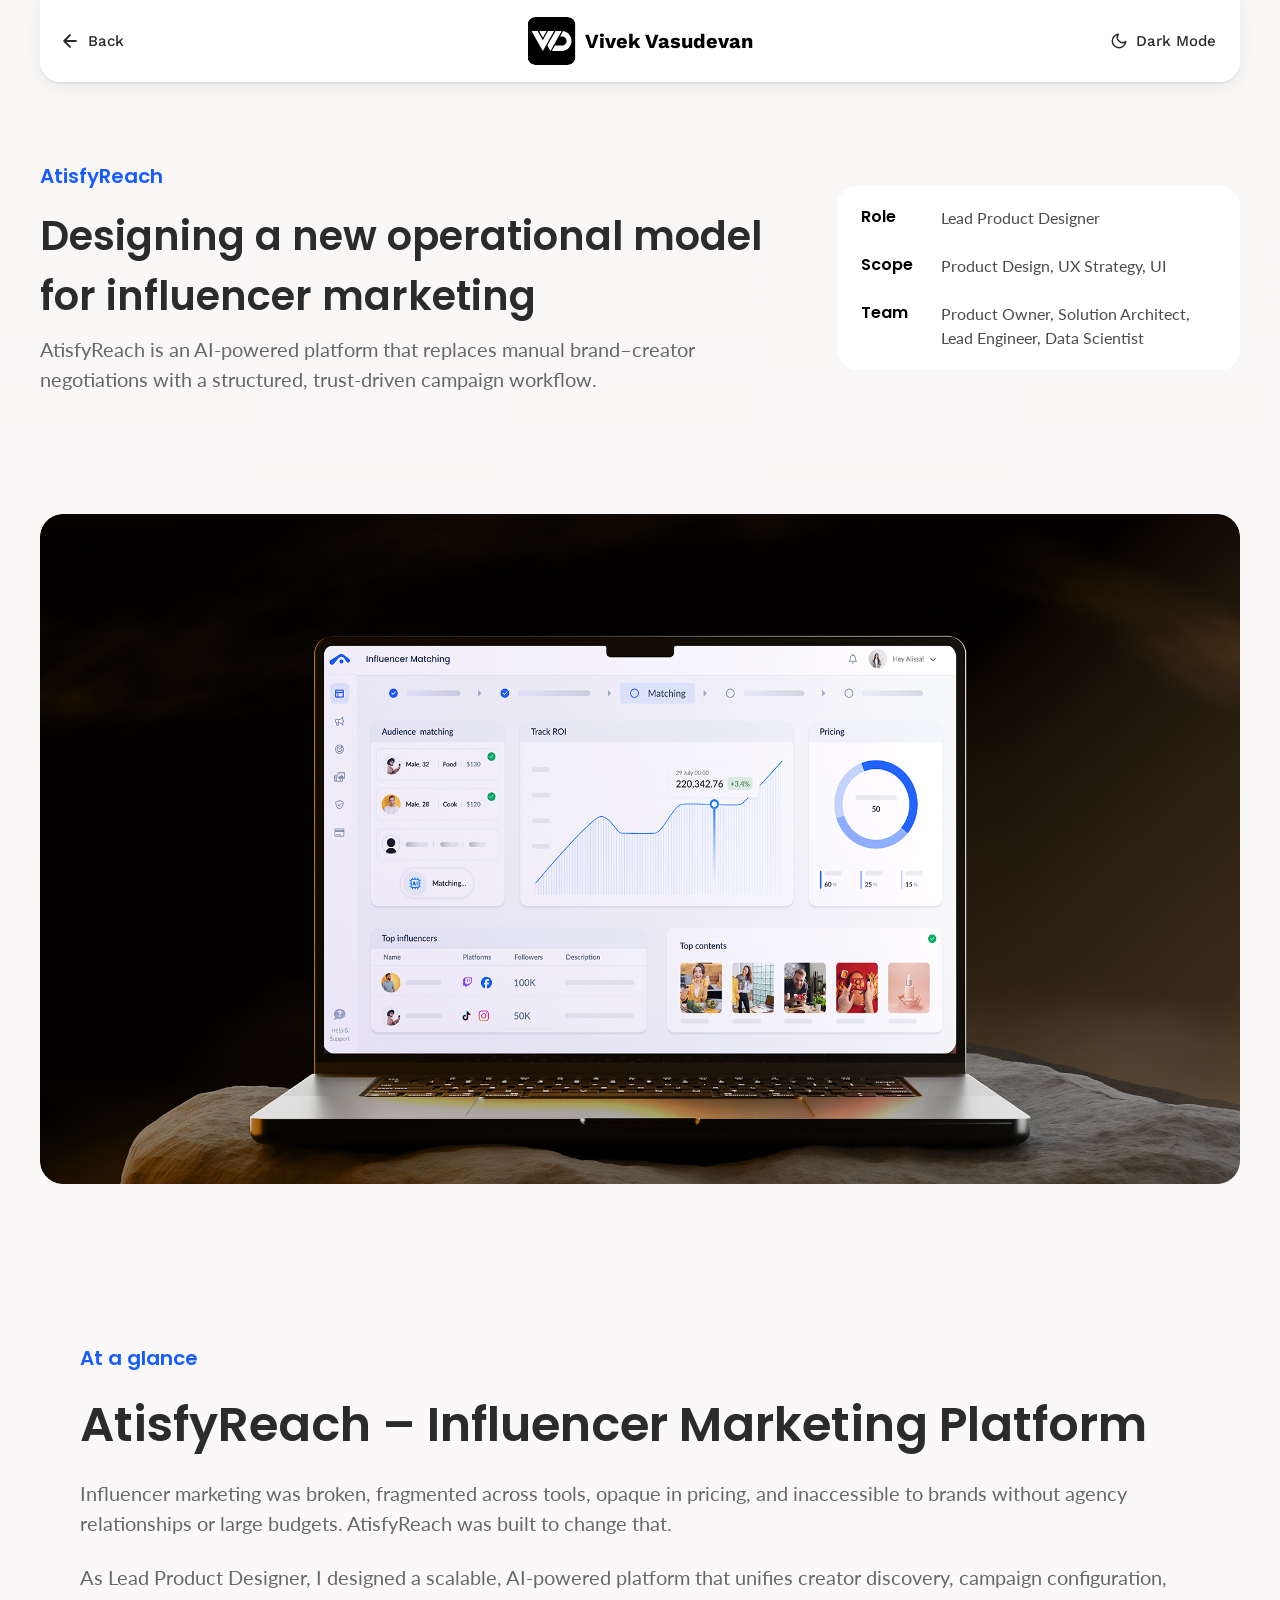
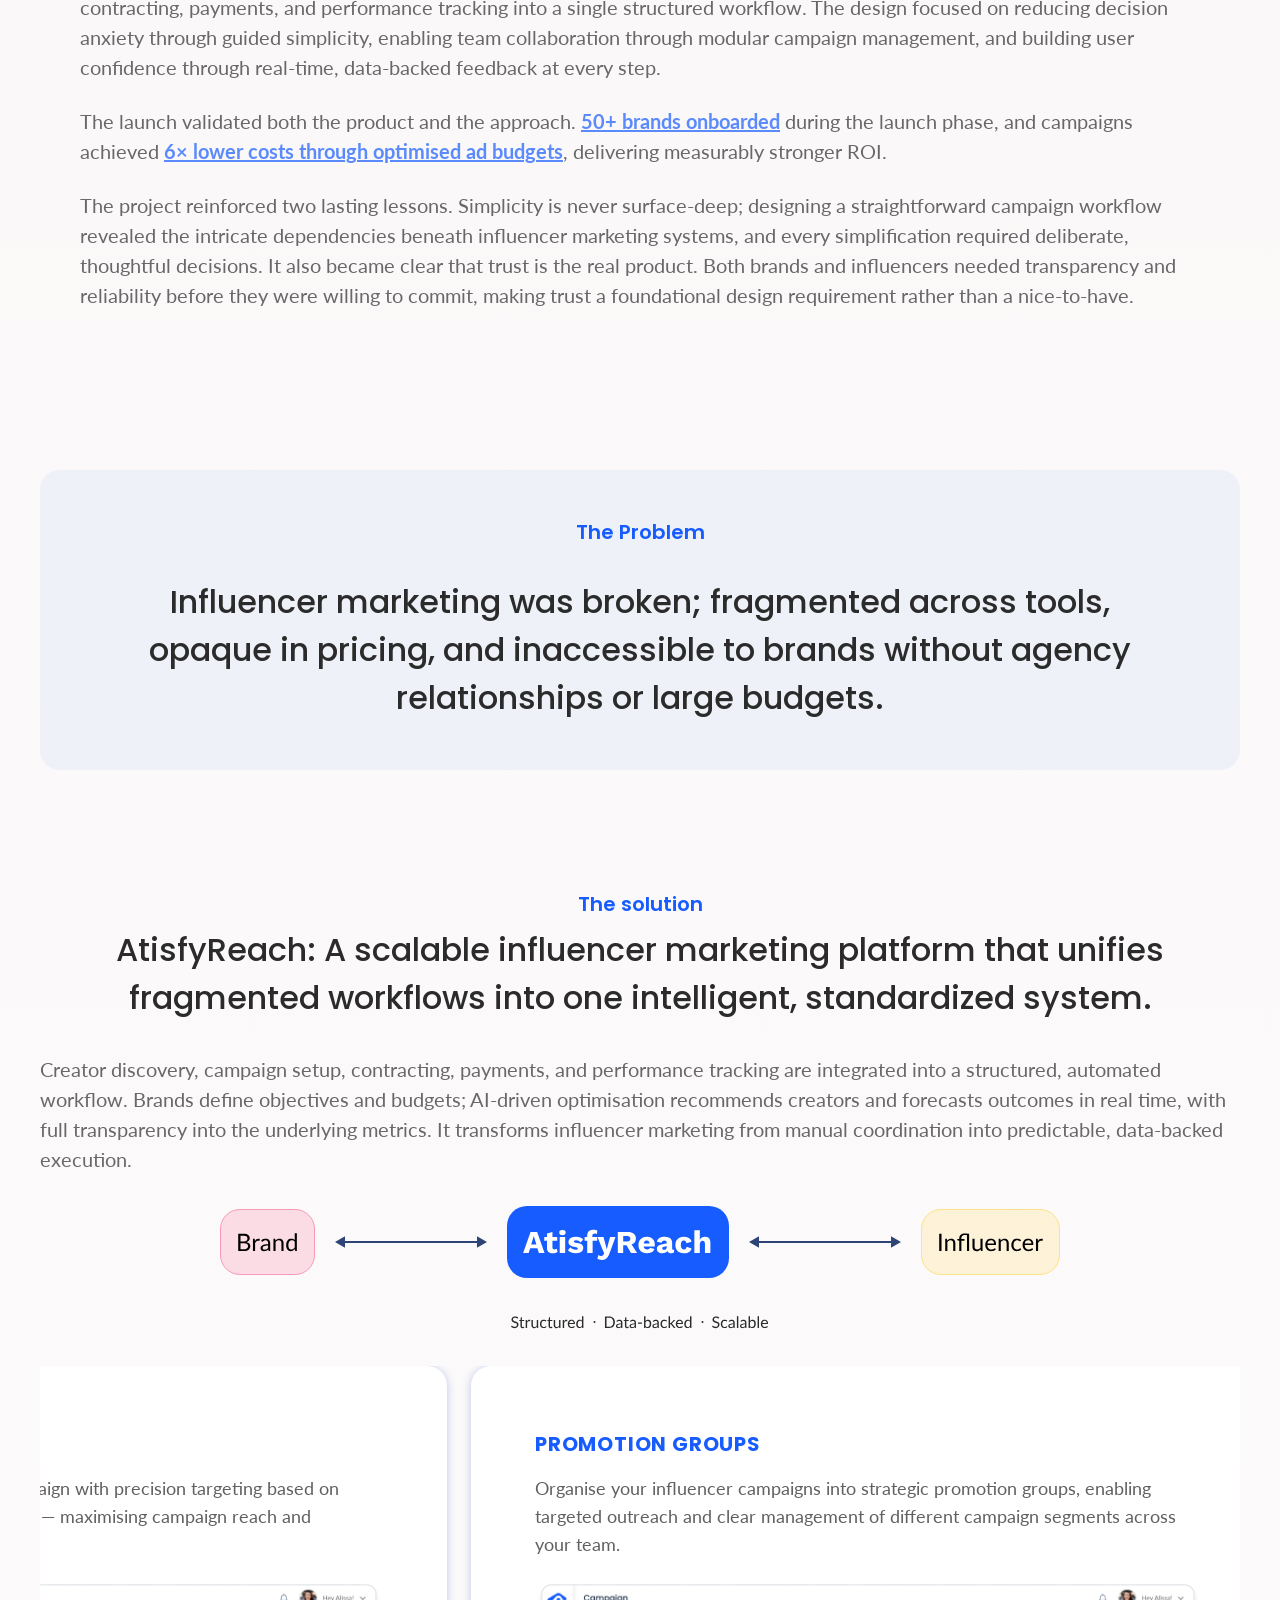
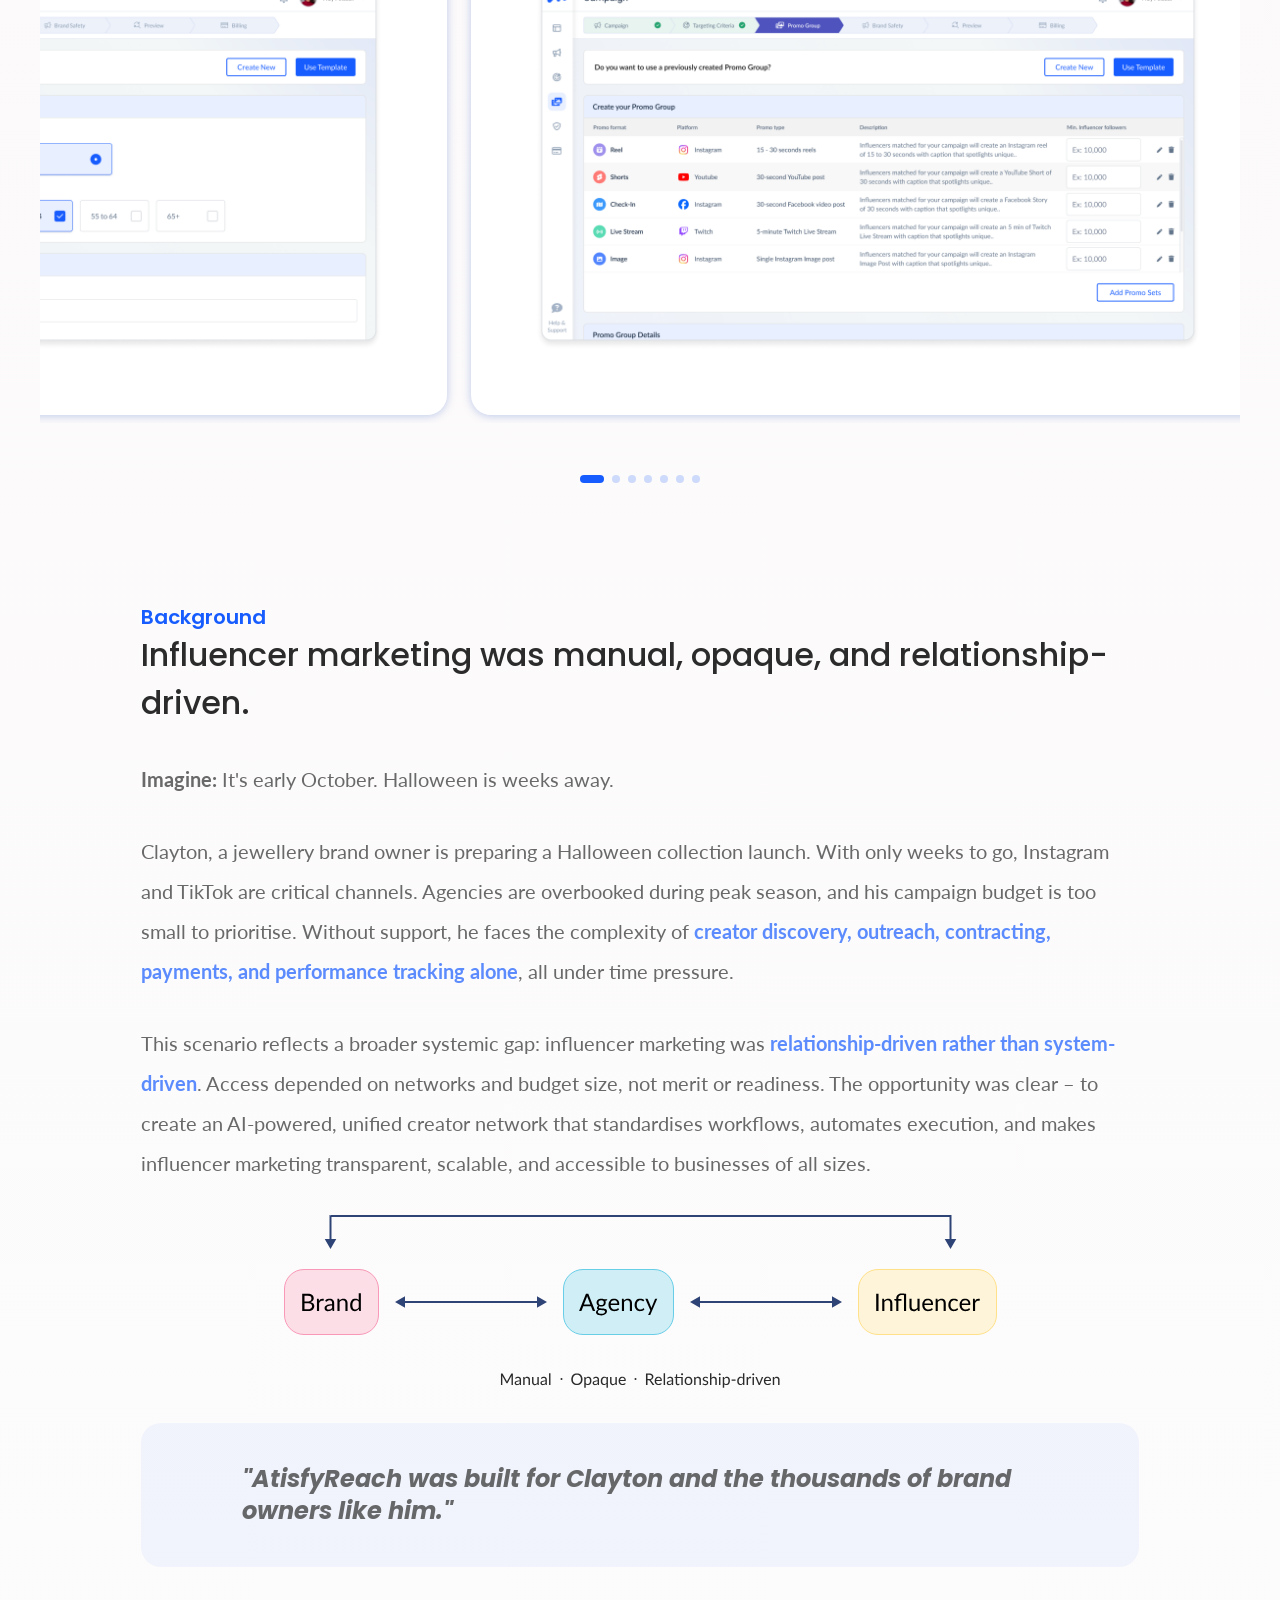
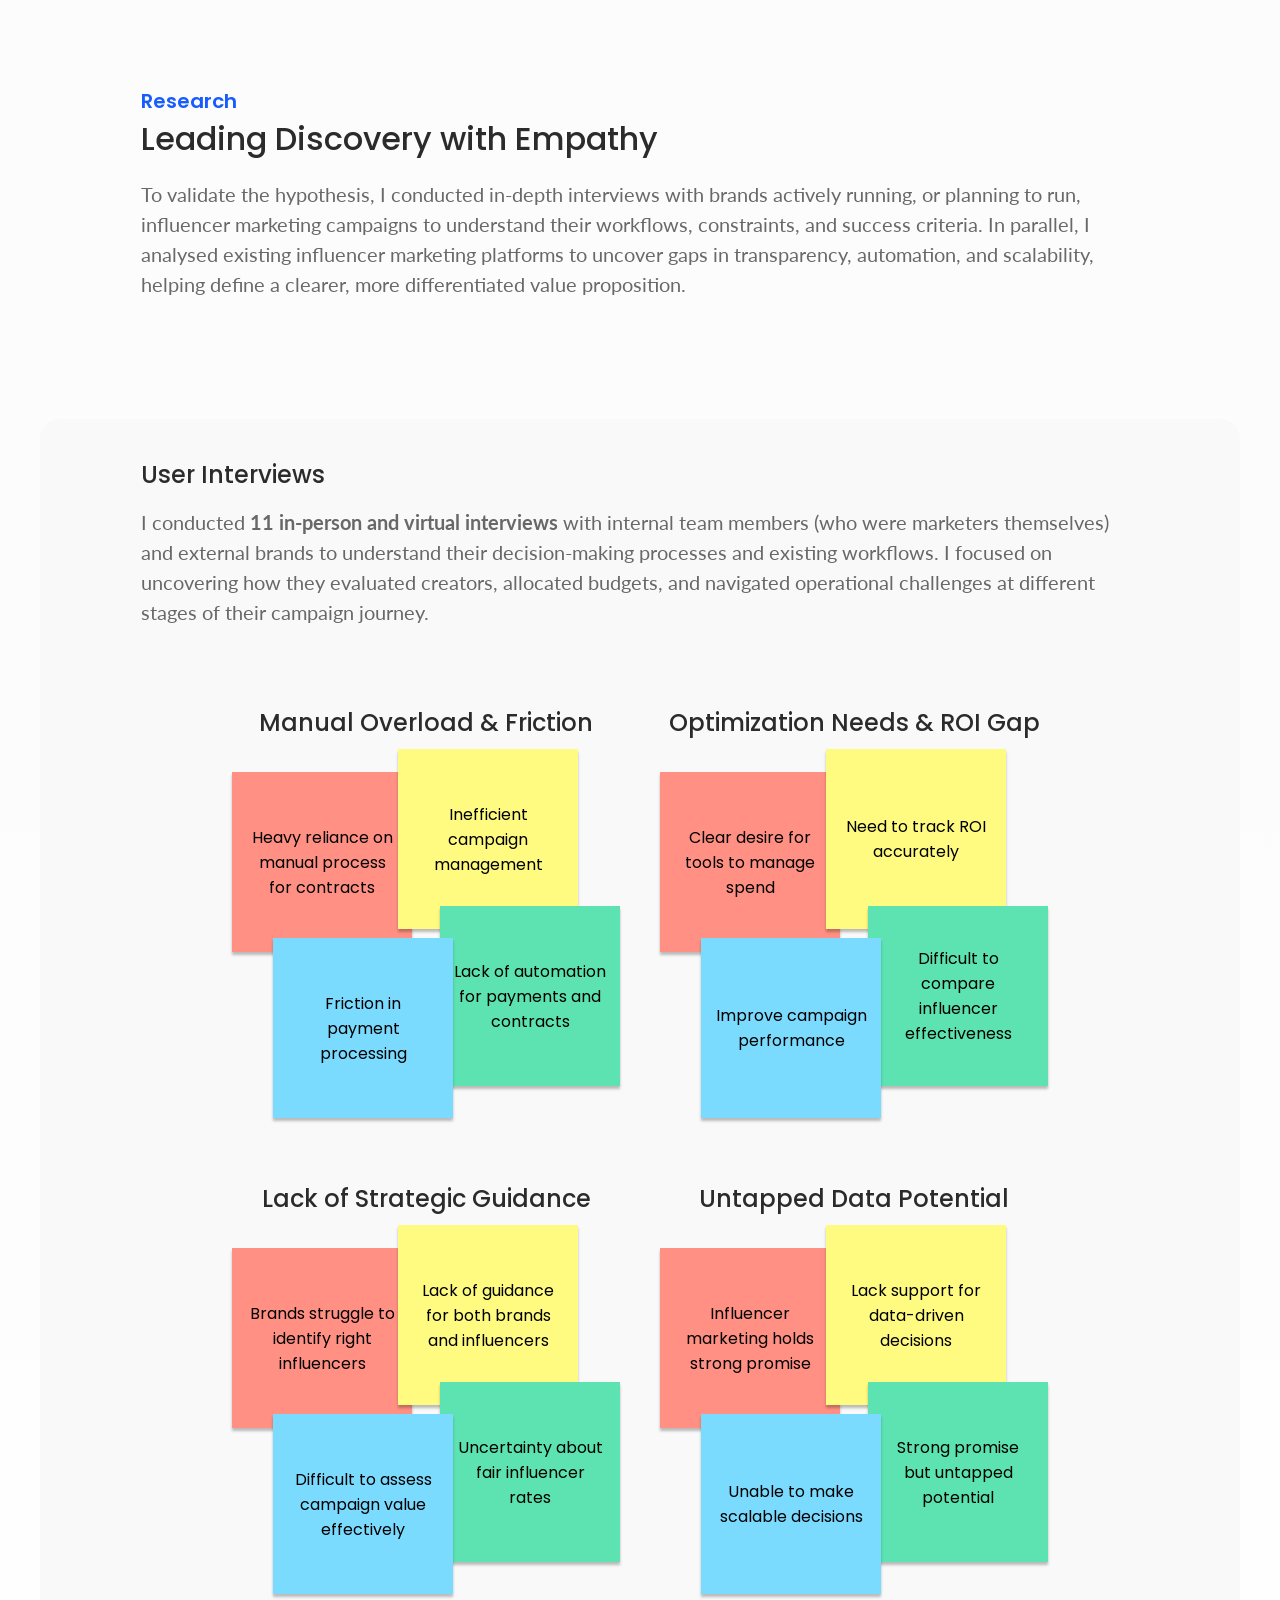
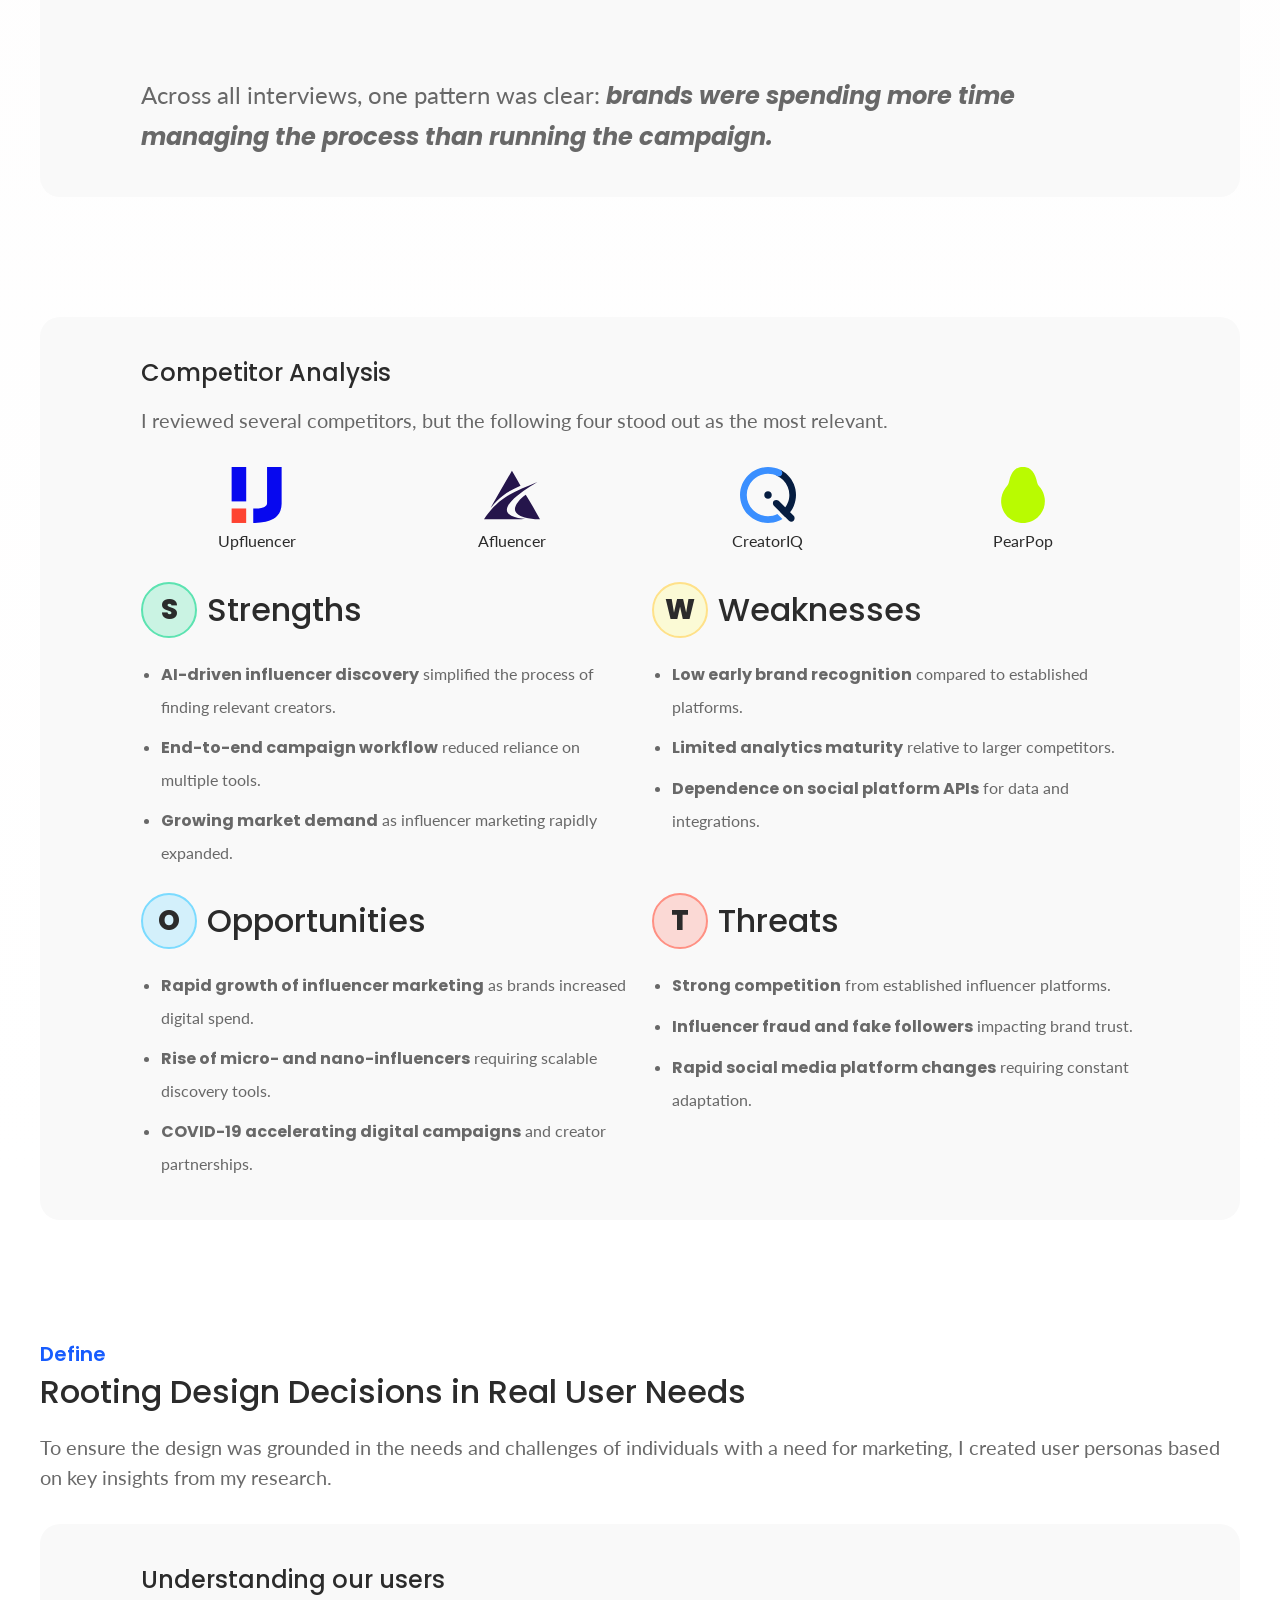
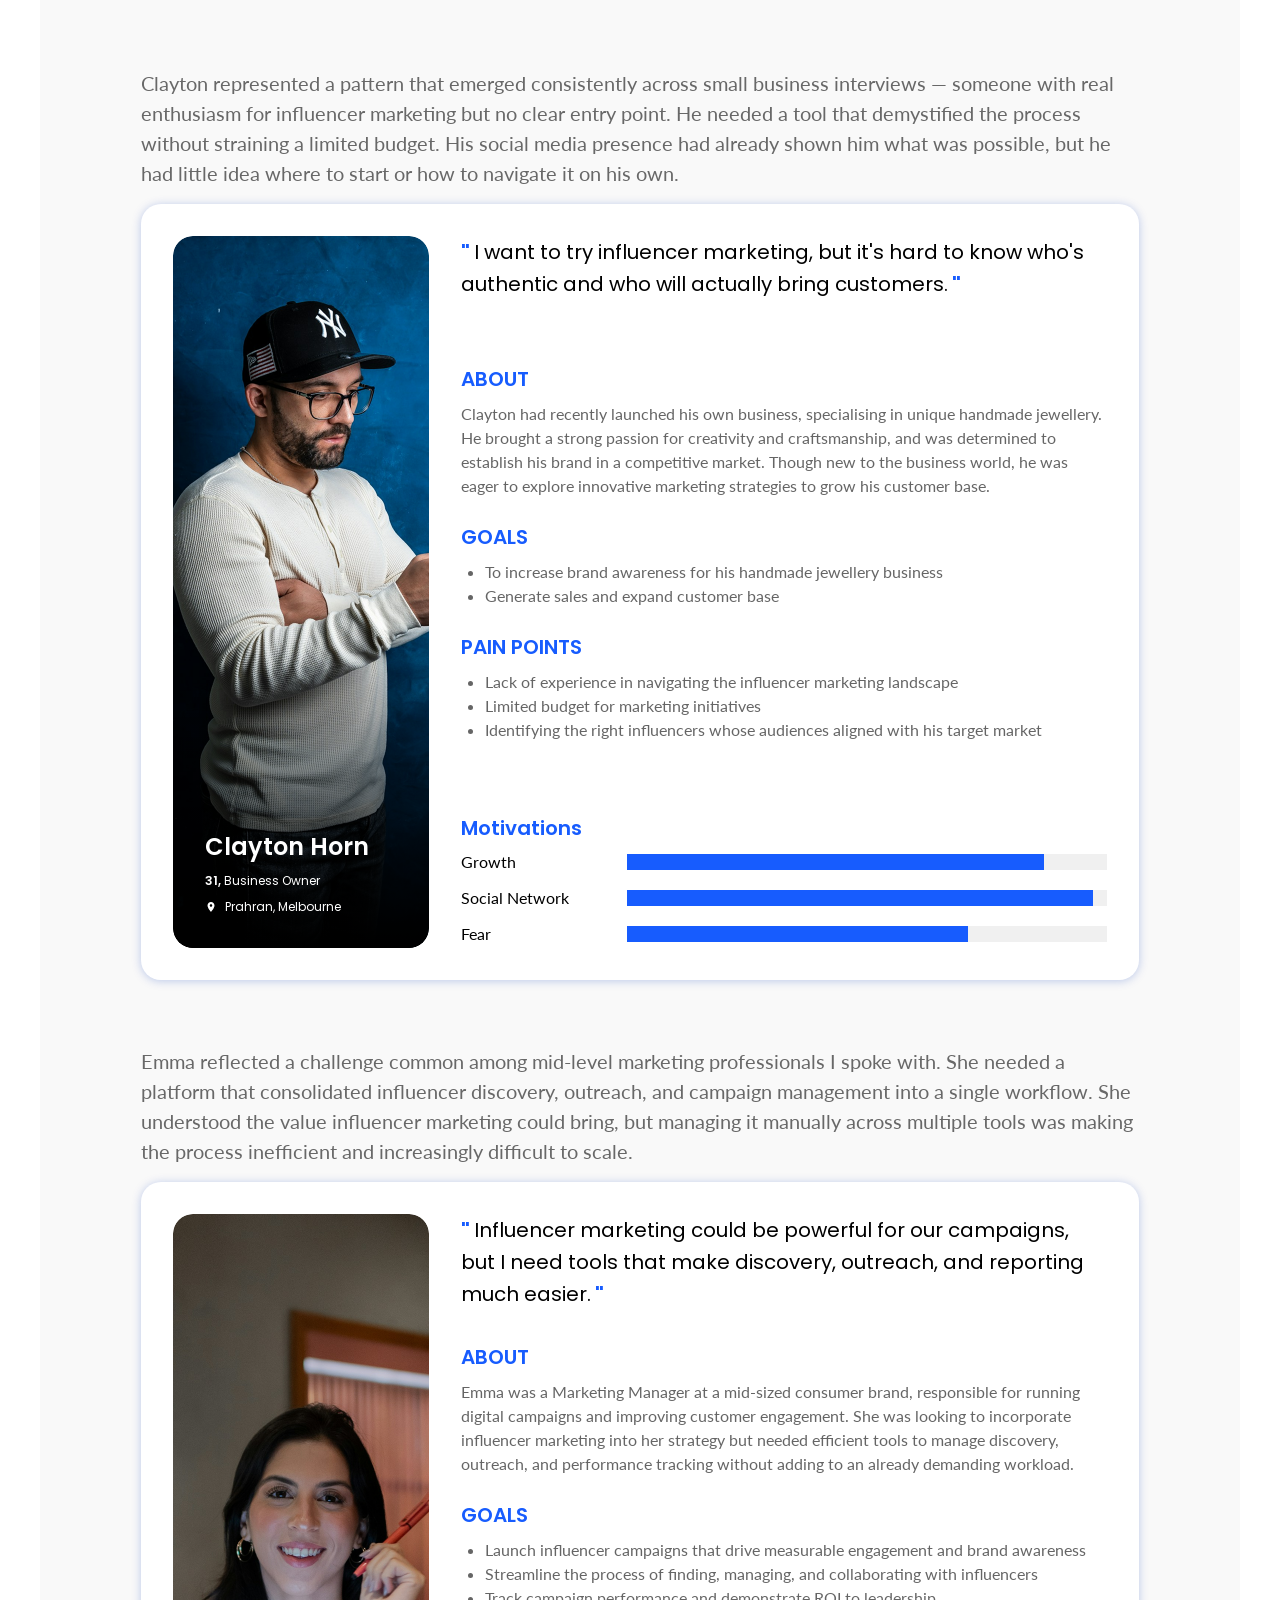
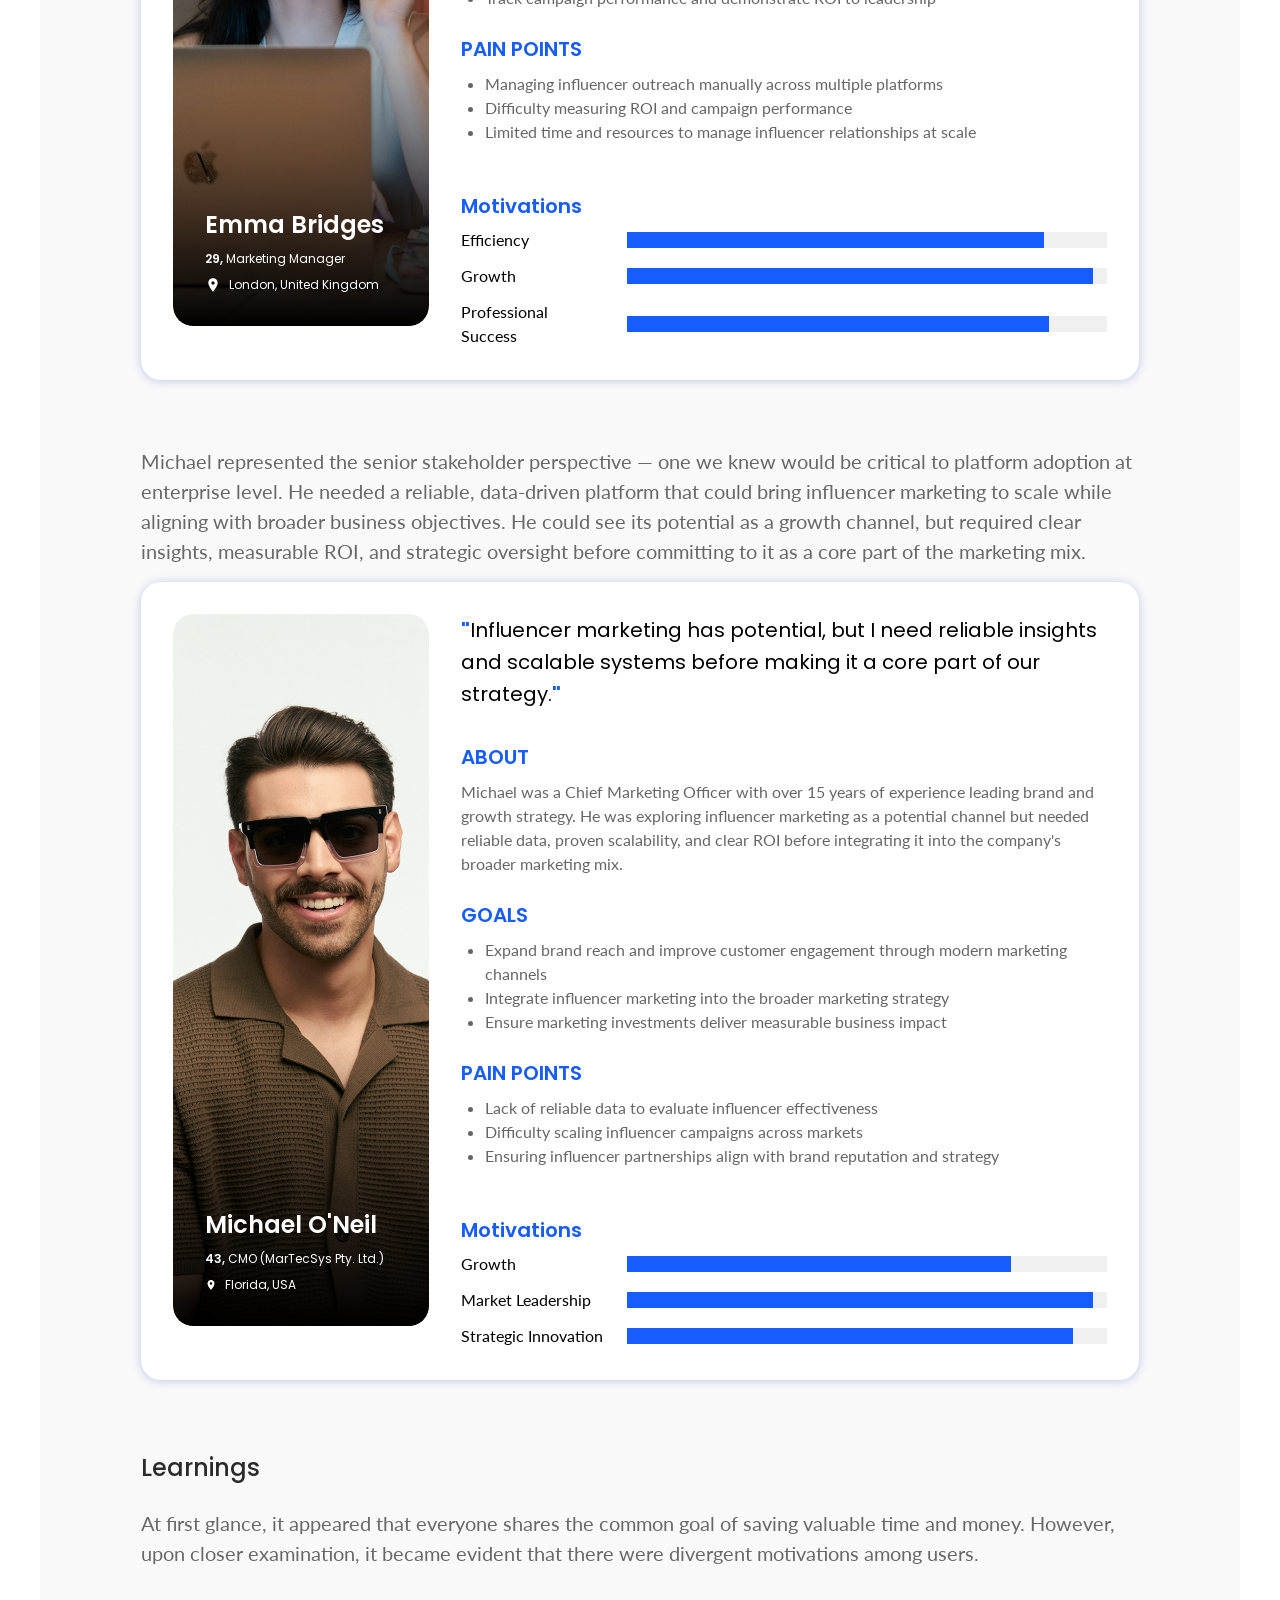
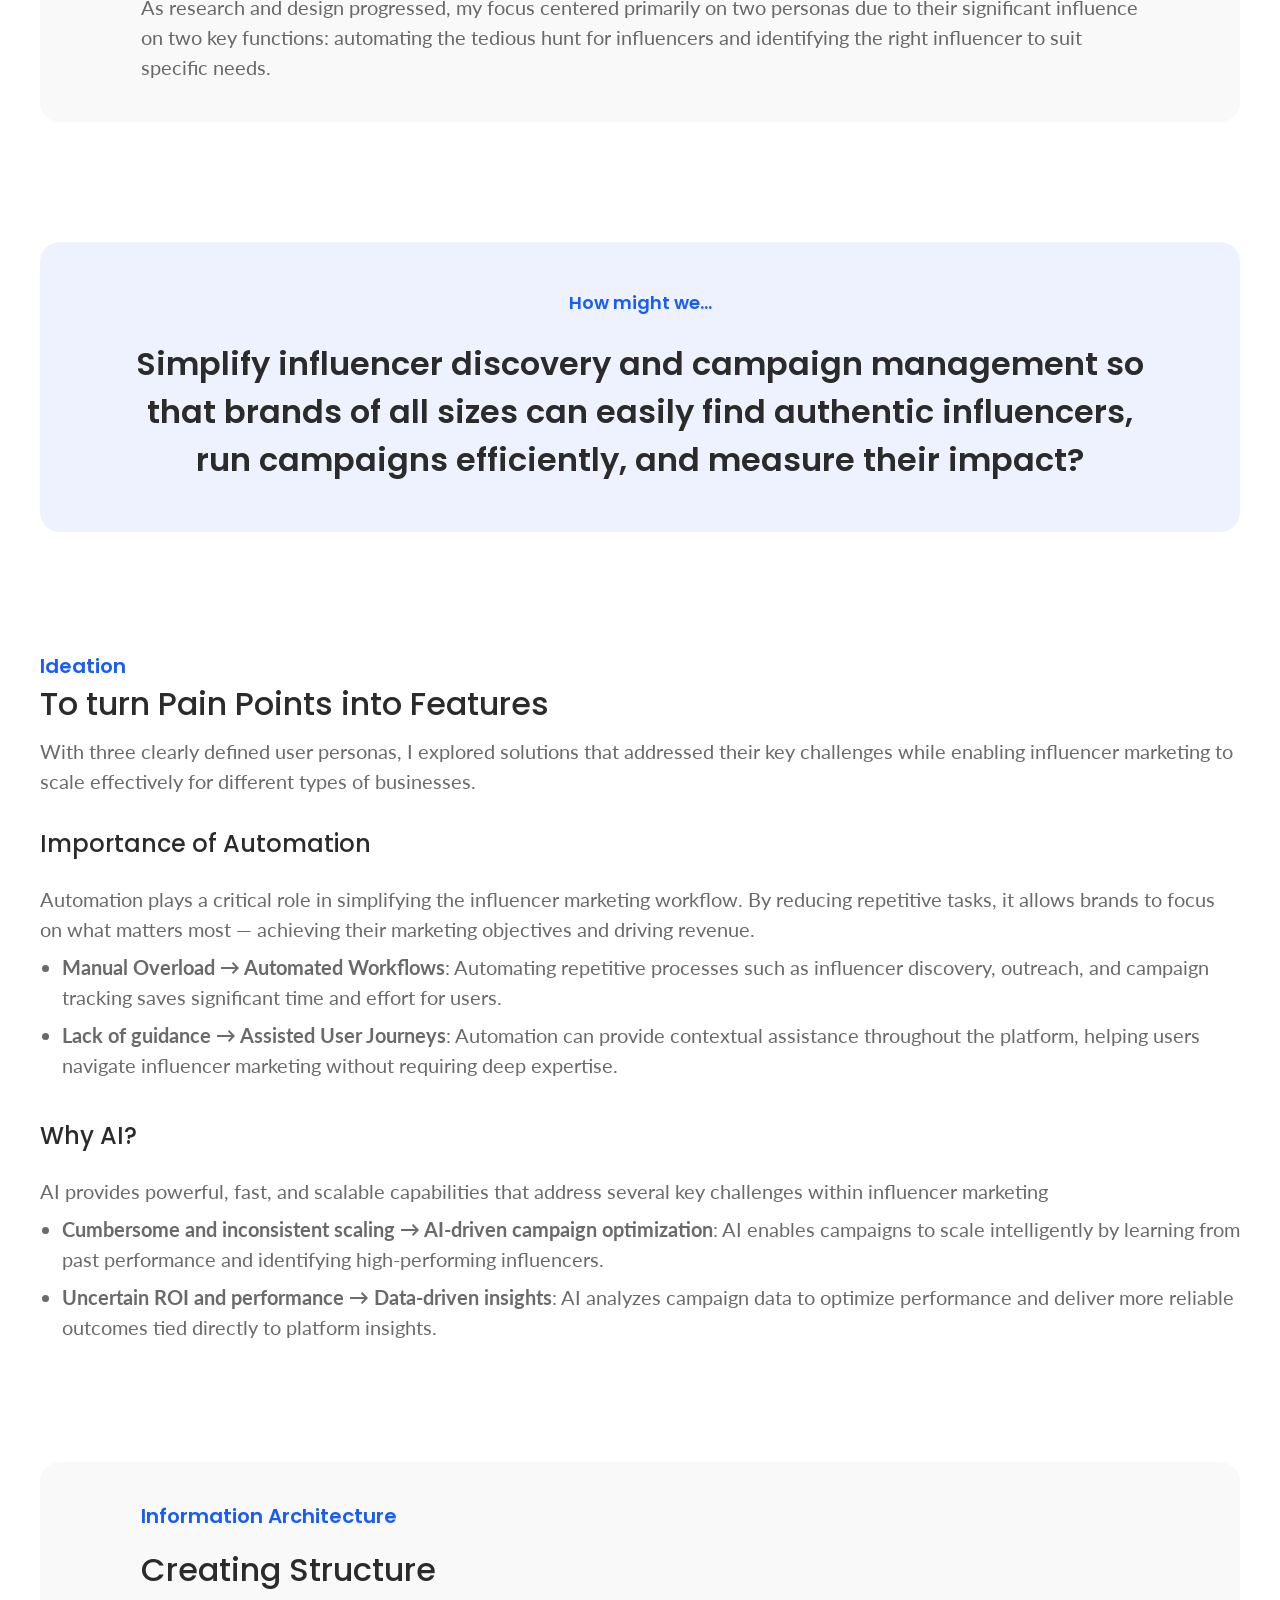
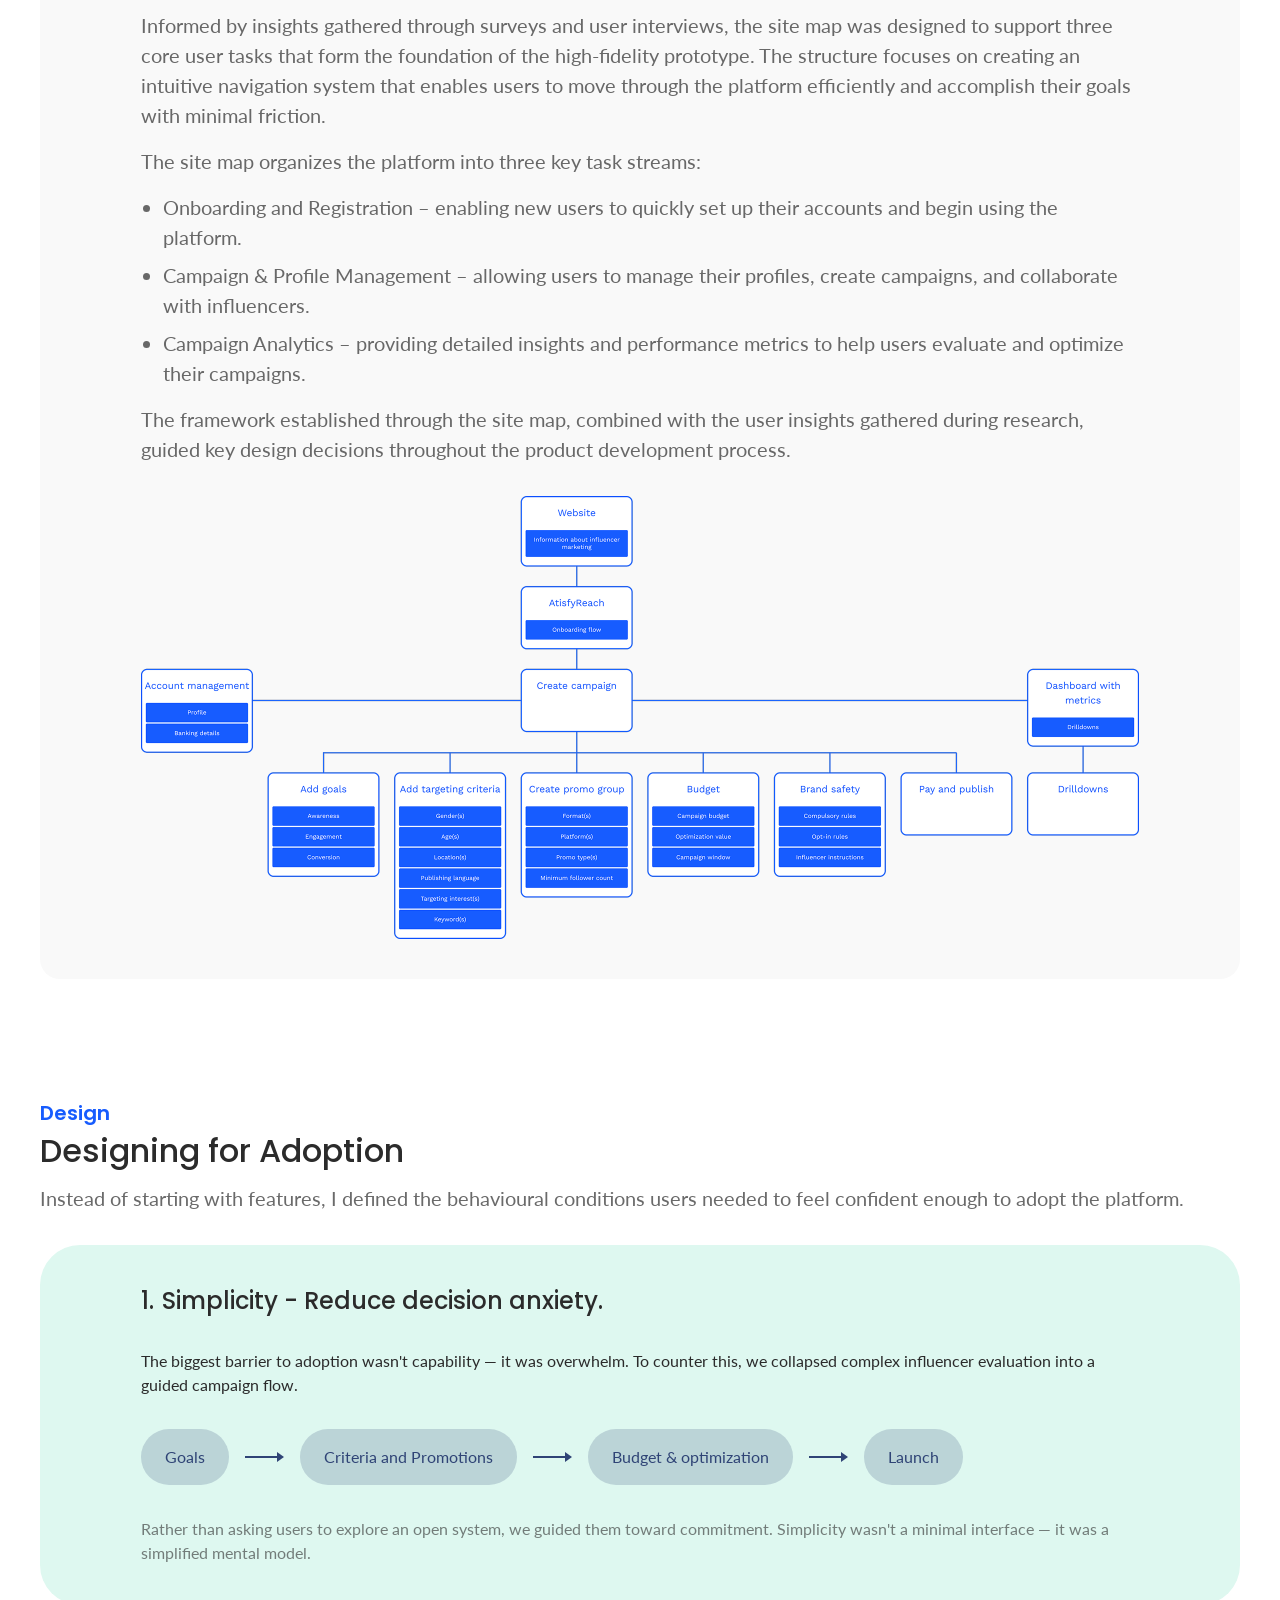
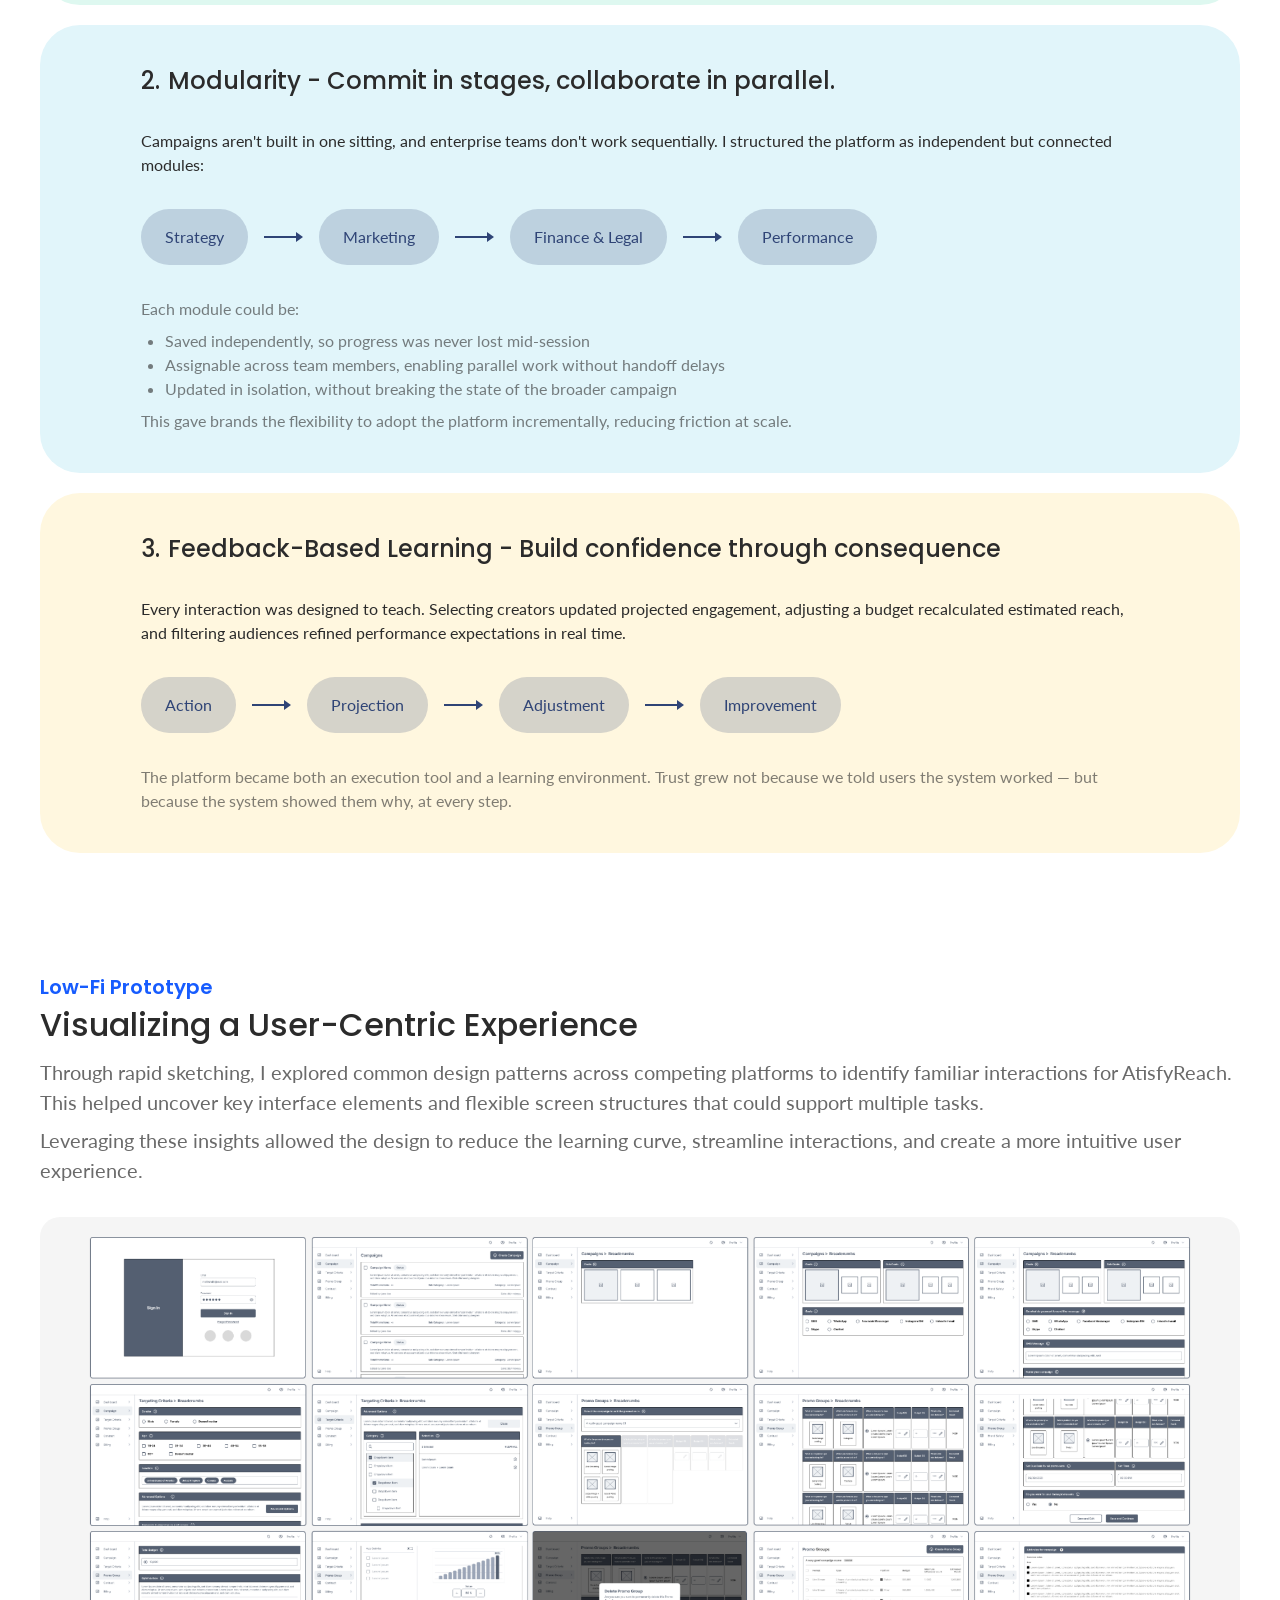
<file: atisfyreach.html>
<!DOCTYPE html>
<html lang="en" data-cs="atisfyreach">
<head>
  <meta charset="UTF-8" />
  <link rel="icon" type="image/svg+xml" href="assets/images/Favicon.svg" />
  <meta name="viewport" content="width=device-width, initial-scale=1.0" />
  <title>AtisfyReach – Vivek Vasudevan Design</title>
  <link rel="stylesheet" href="assets/shared.css" />
  <style>
    /* ─── Reset & Variables ──────────────────────────────── */
    html { scroll-behavior: smooth; }
    :root {
      --page-max: 1440px;
      --content-width: 1200px;
      --inner-width: 1160px;
      --blue: var(--color-accent);
    }

    body {
      font-family: var(--font-ui);
      color: var(--color-text);
      background: linear-gradient(180deg, #f9f6f6 0%, #fff 30.3%, #fff 85%, #f9f6f6 100%);
      min-height: 100vh;
      transition: background 0.3s, color 0.3s;
      overflow-x: hidden;
    }

    .page {
      max-width: var(--page-max);
      margin: 0 auto;
      display: flex;
      flex-direction: column;
      align-items: center;
      padding-bottom: 71px;
    }

    /* ─── NAVIGATION ─────────────────────────────────────── */
    .nav-wrap { position: sticky; top: 0; z-index: 100; width: 100%; padding: 0 20px; }
    nav {
      background: #fff; border-radius: 0 0 20px 20px; height: 82px;
      padding: 0 20px; display: flex; align-items: center; justify-content: space-between;
      max-width: var(--content-width); margin: 0 auto; position: relative;
      box-shadow: 0 2px 0 rgba(0,0,0,0.05), 0 4px 16px rgba(0,0,0,0.06);
      transition: box-shadow 0.3s;
    }
    nav.scrolled { box-shadow: 0 2px 0 rgba(0,0,0,0.06), 0 8px 24px rgba(0,0,0,0.1); }
    .nav-brand { display: flex; align-items: center; gap: 9px; text-decoration: none; position: absolute; left: 50%; transform: translateX(-50%); }

    .mode-toggle { display: flex; align-items: center; gap: 8px; background: none; border: none; cursor: pointer; font-family: var(--font-ui); font-size: 15px; font-weight: 500; color: var(--color-text); padding: 8px 4px; transition: opacity 0.2s; white-space: nowrap; }
    .mode-toggle:hover { opacity: 0.6; }
    .nav-name { font-size: 20px; font-weight: 700; color: #000; white-space: nowrap; }
    .nav-links { display: flex; gap: 24px; align-items: center; list-style: none; }
    .nav-links a, .nav-links button {
      font-family: var(--font-ui); font-size: 16px; font-weight: 500;
      color: var(--color-text); text-decoration: none; background: none; border: none;
      cursor: pointer; padding: 8px; opacity: 0.4; transition: opacity 0.2s; display: block;
    }
    .nav-links li.active a { opacity: 1; border-bottom: 2px solid var(--color-text); }
    .nav-links a:hover, .nav-links button:hover { opacity: 0.8; }

    /* ─── HAMBURGER ──────────────────────────────────────── */
    .nav-hamburger {
      display: none; flex-direction: column; gap: 4px; background: none; border: none;
      cursor: pointer; padding: 8px; flex-shrink: 0; width: 48px; height: 48px;
      align-items: center; justify-content: center;
    }
    .nav-hamburger span { display: block; width: 32px; height: 4px; background: var(--color-text); border-radius: 22px; transition: transform 0.3s ease, opacity 0.3s ease; }
    .nav-hamburger.open span:nth-child(1) { transform: translateY(8px) rotate(45deg); }
    .nav-hamburger.open span:nth-child(2) { opacity: 0; transform: scaleX(0); }
    .nav-hamburger.open span:nth-child(3) { transform: translateY(-8px) rotate(-45deg); }
    .mobile-menu {
      display: none; flex-direction: column; gap: 12px; background: #fff;
      border-top: 1px solid rgba(0,0,0,0.08); padding: 8px 0 16px;
      position: absolute; top: 82px; left: 0; right: 0; z-index: 99;
      box-shadow: 0 8px 24px rgba(0,0,0,0.08);
    }
    .mobile-menu.open { display: flex; }
    @media (min-width: 769px) { .mobile-menu { display: none !important; } }
    .mobile-menu a, .mobile-menu button {
      font-family: var(--font-ui); font-size: 16px; font-weight: 500;
      color: var(--color-text); text-decoration: none; background: none; border: none;
      cursor: pointer; padding: 10px 20px; text-align: left; width: 100%; display: block;
      transition: opacity 0.2s;
    }
    .mobile-menu a:hover, .mobile-menu button:hover { opacity: 0.6; }

    /* ─── CASE STUDY WRAPPER ─────────────────────────────── */
    .cs-wrap {
      width: var(--inner-width);
      max-width: 100%;
      display: flex;
      flex-direction: column;
      gap: 120px;
      padding: 80px 0 0;
    }

    /* ─── HERO ───────────────────────────────────────────── */
    .cs-hero {
      display: flex;
      align-items: center;
      justify-content: space-between;
      gap: 40px;
    }
    .cs-hero-left {
      display: flex; flex-direction: column; gap: 16px; flex: 1;
    }
    .cs-hero-label {
      font-family: var(--font-heading);
      font-weight: 600; font-size: 20px; line-height: 28px;
      color: var(--blue);
    }
    .cs-hero-heading {
      font-family: var(--font-heading);
      font-weight: 600; font-size: 40px; line-height: normal;
      color: var(--color-text);
    }
    .cs-hero-sub {
      font-family: var(--font-body);
      font-weight: 400; font-size: 20px; line-height: 30px;
      color: var(--color-text); opacity: 0.7;
    }
    .cs-hero-meta {
      background: #fff; border-radius: 20px;
      padding: 20px 24px;
      display: flex; flex-direction: column; gap: 24px;
      flex-shrink: 0; width: 403px;
    }
    .cs-meta-row { display: flex; gap: 24px; align-items: flex-start; }
    .cs-meta-label {
      font-family: var(--font-heading);
      font-weight: 600; font-size: 16px; line-height: 22px;
      color: #000; white-space: nowrap; flex-shrink: 0;
      min-width: 56px;
    }
    .cs-meta-value {
      font-family: var(--font-body);
      font-weight: 400; font-size: 16px; line-height: 24px;
      color: #000; opacity: 0.7;
    }

    /* ─── COVER IMAGE ────────────────────────────────────── */
    .cs-cover {
      width: 100%; border-radius: 20px; overflow: hidden;
    }
    .cs-cover img { width: 100%; display: block; }

    /* ─── SOLUTION STATEMENT ─────────────────────────────── */
    .cs-solution {
      display: flex; flex-direction: column; gap: 16px; align-items: flex-start;
    }
    .cs-solution-heading {
      font-family: var(--font-heading);
      font-weight: 500; font-size: 32px; line-height: 1.3;
      color: var(--color-text); text-align: center; width: 100%;
    }
    .cs-solution-body {
      font-family: var(--font-body);
      font-weight: 400; font-size: 20px; line-height: 30px;
      color: var(--color-text); opacity: 0.7;
    }

    /* ─── SECTION WRAPPER (full-width padded) ────────────── */
    .cs-section {
      display: flex; flex-direction: column; gap: 32px;
    }

    .cs-section-label {
      font-family: var(--font-heading);
      font-weight: 600; font-size: 20px; line-height: 28px;
      color: var(--blue);
    }
    .cs-section-heading {
      font-family: var(--font-heading);
      font-weight: 500; font-size: 32px; line-height: 48px;
      color: var(--color-text);
    }
    .cs-section-sub {
      font-family: var(--font-body);
      font-weight: 400; font-size: 20px; line-height: 30px;
      color: var(--color-text); opacity: 0.7;
    }
    .cs-body {
      font-family: var(--font-body);
      font-weight: 400; font-size: 20px; line-height: 30px;
      color: var(--color-text); opacity: 0.7;
    }
    .cs-body strong { font-weight: 700; font-style: italic; opacity: 1; }
    .cs-body b { font-weight: 700; font-style: normal; }
    .cs-subheading {
      font-family: var(--font-heading);
      font-weight: 500; font-size: 24px; line-height: 32px;
      color: var(--color-text);
    }

    /* ─── PERSONA OUTER BOX ──────────────────────────────── */
    .personas-outer {
      background: #f9f9f9; border-radius: 20px;
      padding: 40px 20px;
      display: flex; flex-direction: column; gap: 72px;
      align-items: center;
    }
    .personas-header {
      display: flex; flex-direction: column; gap: 24px;
      width: 998px; max-width: 100%;
    }

    /* ─── PERSONA CARD ───────────────────────────────────── */
    .persona-wrap {
      display: flex; flex-direction: column; gap: 16px;
      width: 998px; max-width: 100%;
    }
    .persona-intro {
      font-family: var(--font-body);
      font-weight: 400; font-size: 20px; line-height: 30px;
      color: var(--color-text); opacity: 0.7;
    }
    .persona-card {
      background: #fff; border-radius: 20px;
      box-shadow: 0px 1px 10px 0px rgba(0,56,186,0.25);
      padding: 32px;
      display: flex; gap: 32px; align-items: flex-start;
      position: relative;
    }
    .persona-photo-col {
      flex-shrink: 0; width: 256px; height: 712px;
      border-radius: 20px; overflow: hidden; position: relative;
    }
    .persona-photo-col img {
      width: 100%; height: 100%; object-fit: cover; display: block;
    }
    .persona-photo-gradient {
      position: absolute; inset: 0; border-radius: 20px;
      background: linear-gradient(to bottom, rgba(0,0,0,0) 60.4%, rgba(0,0,0,1) 100%);
    }
    .persona-photo-info {
      position: absolute; bottom: 32px; left: 32px;
      display: flex; flex-direction: column; gap: 8px;
    }
    .persona-photo-name {
      font-family: var(--font-heading);
      font-weight: 600; font-size: 24px; line-height: normal;
      color: #fff;
    }
    .persona-photo-role {
      font-family: var(--font-heading);
      font-weight: 400; font-size: 12px; line-height: normal;
      color: #fff;
    }
    .persona-photo-role span { font-weight: 600; }
    .persona-photo-location {
      display: flex; gap: 8px; align-items: center;
    }
    .persona-photo-location svg { flex-shrink: 0; }
    .persona-photo-location span {
      font-family: var(--font-heading);
      font-weight: 400; font-size: 12px; line-height: 18px;
      color: #fff; white-space: nowrap;
    }

    .persona-content {
      flex: 1; display: flex; flex-direction: column; gap: 64px;
      min-width: 0;
    }
    .persona-content.gap-32 { gap: 32px; }
    .persona-quote {
      font-family: var(--font-heading);
      font-weight: 400; font-size: 20px; line-height: 32px;
      color: #000;
    }
    .persona-quote .q-mark {
      font-weight: 700; color: var(--blue);
    }
    .persona-sections {
      display: flex; flex-direction: column; gap: 72px;
    }
    .persona-sections.gap-48 { gap: 48px; }
    .persona-details { display: flex; flex-direction: column; gap: 24px; }
    .persona-detail { display: flex; flex-direction: column; gap: 8px; }
    .persona-detail-title {
      font-family: var(--font-heading);
      font-weight: 600; font-size: 20px; line-height: normal;
      color: var(--blue); text-transform: uppercase;
    }
    .persona-detail-body {
      font-family: var(--font-body);
      font-weight: 400; font-size: 16px; line-height: 24px;
      color: #000; opacity: 0.6;
    }
    .persona-detail ul {
      list-style: disc; padding-left: 24px;
      display: flex; flex-direction: column; gap: 0;
    }
    .persona-detail ul li {
      font-family: var(--font-body);
      font-weight: 400; font-size: 16px; line-height: 24px;
      color: #000; opacity: 0.6;
    }

    /* Motivations bars */
    .persona-motivations { display: flex; flex-direction: column; gap: 8px; }
    .motivation-title {
      font-family: var(--font-heading);
      font-weight: 600; font-size: 20px; line-height: 28px;
      color: var(--blue);
    }
    .motivation-bars { display: flex; flex-direction: column; gap: 12px; }
    .motivation-row { display: flex; gap: 20px; align-items: center; }
    .motivation-label {
      font-family: var(--font-body);
      font-weight: 400; font-size: 16px; line-height: 24px;
      color: #000; width: 146px; flex-shrink: 0;
    }
    .motivation-bar-track {
      flex: 1; height: 16px; background: #f0f0f0; position: relative; overflow: hidden;
    }
    .motivation-bar-fill {
      height: 100%; background: var(--blue); position: absolute; left: 0; top: 0;
    }

    /* Learnings box */
    .learnings-box {
      display: flex; flex-direction: column; gap: 24px;
      width: 998px; max-width: 100%;
    }

    /* ─── USER INTERVIEWS ────────────────────────────────── */
    .interviews-outer {
      background: #f9f9f9;
      border-radius: 20px;
      padding: 40px 101px;
      display: flex; flex-direction: column; gap: 80px;
    }
    .sticky-grid {
      display: flex; flex-direction: column; gap: 64px;
    }
    .sticky-row {
      display: flex; justify-content: space-between; align-items: flex-start;
    }
    .sticky-cluster {
      display: flex; flex-direction: column; gap: 10px; align-items: center;
    }
    .sticky-cluster-title {
      font-family: var(--font-heading);
      font-weight: 500; font-size: 24px; line-height: 32px;
      color: var(--color-text);
    }
    /* Staggered sticky notes using a relative positioned container */
    .sticky-notes-container {
      position: relative;
      width: 388px; height: 370px;
    }
    .sticky-note {
      position: absolute;
      width: 180px; height: 180px;
      display: flex; align-items: center; justify-content: center;
      padding: 14px;
      box-shadow: 0px 2.553px 2.553px 0px rgba(0,0,0,0.25);
      font-family: var(--font-heading);
      font-weight: 400; font-size: 16px; line-height: normal;
      color: #000; text-align: center;
    }
    /* Positions matching Figma: note1 coral top-left, note2 yellow top-right, note4 blue bottom-left, note3 teal bottom-right */
    .sn-1 { background: #ff9083; left: 0px;   top: 23px; }
    .sn-2 { background: #fffb81; left: 166px; top: 0px; }
    .sn-3 { background: #5ce3b1; left: 208px; top: 157px; }
    .sn-4 { background: #7bdbff; left: 41px;  top: 189px; }

    .interviews-conclusion {
      font-family: var(--font-body);
      font-weight: 400; font-size: 24px; line-height: 40px;
      color: var(--color-text); opacity: 0.7;
    }
    .interviews-conclusion em {
      font-family: var(--font-heading);
      font-weight: 700; font-style: italic;
      color: var(--color-text); opacity: 1;
    }

    /* ─── IDEATE / PAIN POINTS ───────────────────────────── */
    .ideate-section {
      display: flex; flex-direction: column; gap: 32px;
    }
    .ideate-heading {
      font-family: var(--font-heading);
      font-weight: 600; font-size: 32px; line-height: normal;
      color: var(--color-text);
    }

    /* ─── DESIGN: ADOPTION ───────────────────────────────── */
    .design-principles { display: flex; flex-direction: column; gap: 20px; }
    .principle-card {
      border-radius: 40px; padding: 40px 101px;
      display: flex; flex-direction: column; gap: 32px;
    }
    .principle-heading-row {
      display: flex; gap: 8px; align-items: flex-start;
      font-family: var(--font-heading); font-weight: 500; font-size: 24px; line-height: 32px;
      color: var(--color-text);
    }
    .principle-num { flex-shrink: 0; white-space: nowrap; }
    .principle-body {
      font-family: var(--font-body); font-weight: 400;
      font-size: 16px; line-height: 24px; color: var(--color-text);
    }
    .principle-flow {
      display: flex; flex-wrap: wrap; align-items: center; gap: 16px;
    }
    .flow-pill-dp {
      background: rgba(47,68,118,0.2); border-radius: 92px;
      padding: 16px 24px;
      font-family: var(--font-body); font-size: 16px; line-height: 24px;
      color: #2f4476; white-space: nowrap;
    }
    .flow-arrow-dp {
      display: flex; align-items: center; flex-shrink: 0;
    }
    .flow-arrow-dp::before {
      content: '';
      display: inline-block;
      width: 32px; height: 2px;
      background: #2f4476;
    }
    .flow-arrow-dp::after {
      content: '';
      display: inline-block;
      width: 0; height: 0;
      border-top: 5px solid transparent;
      border-bottom: 5px solid transparent;
      border-left: 7px solid #2f4476;
    }
    .principle-footer {
      font-family: var(--font-body); font-weight: 400;
      font-size: 16px; line-height: 24px;
      color: var(--color-text); opacity: 0.6;
    }
    .principle-footer-list {
      font-family: var(--font-body); font-weight: 400;
      font-size: 16px; line-height: 24px;
      color: var(--color-text); opacity: 0.6;
      display: flex; flex-direction: column; gap: 8px;
    }
    .principle-footer-list ul { list-style: disc; padding-left: 24px; }

    /* ─── DESIGN SYSTEM ─────────────────────────────────── */
    .ds-white-card {
      background: #fff;
      border-radius: 20px;
      box-shadow: 0px 12px 41px rgba(0,0,0,0.25);
      overflow: hidden;
      width: 100%;
    }
    .ds-white-card img { width: 100%; display: block; }
    .ds-sub-title {
      font-family: var(--font-heading);
      font-weight: 700; font-size: 20px; color: #000;
    }
    .ds-examples-grid {
      display: grid;
      grid-template-columns: 1fr 1fr;
      gap: 24px;
    }
    @media (max-width: 768px) {
      .ds-examples-grid { grid-template-columns: 1fr; }
    }

    /* ─── CREATING STRUCTURE ─────────────────────────────── */
    .ia-list {
      list-style: disc; padding-left: 22px;
      display: flex; flex-direction: column; gap: 8px;
    }
    .ia-list li {
      font-family: var(--font-body);
      font-weight: 400; font-size: 20px; line-height: 30px;
      color: var(--color-text); opacity: 0.7;
    }

    /* ─── WIREFRAMES ─────────────────────────────────────── */
    .wireframes-box {
      background: #f5f5f5; border-radius: 20px;
      overflow: hidden; width: 100%;
      padding: 20px 0;
    }
    .wireframes-box img { width: 100%; display: block; }

    /* ─── OUTCOMES ───────────────────────────────────────── */
    .outcomes-heading {
      font-family: var(--font-heading);
      font-weight: 500; font-size: 40px; line-height: 50px;
      color: var(--color-text);
    }
    .stats-card {
      background: #def8f0; border-radius: 40px;
      padding: 40px;
      display: grid; grid-template-columns: repeat(4, 1fr);
      grid-template-rows: auto auto;
      column-gap: 32px; row-gap: 21px;
      text-align: center;
    }
    .stat-item {
      display: contents;
    }
    .stat-number {
      font-family: var(--font-heading);
      font-weight: 800; font-size: 40px; line-height: normal;
      color: #000;
    }
    .stat-desc {
      font-family: var(--font-body);
      font-weight: 400; font-size: 20px; line-height: 30px;
      color: var(--color-text);
    }

    /* ─── FINAL THOUGHTS ─────────────────────────────────── */
    .final-block { display: flex; flex-direction: column; gap: 16px; }
    .final-heading {
      font-family: var(--font-heading);
      font-weight: 500; font-size: 40px; line-height: normal;
      color: var(--color-text);
    }
    .final-list {
      list-style: disc; padding-left: 22px;
      display: flex; flex-direction: column; gap: 8px;
    }
    .final-list li {
      font-family: var(--font-body);
      font-weight: 400; font-size: 20px; line-height: 30px;
      color: var(--color-text); opacity: 0.7;
    }

    /* ─── THANK YOU ──────────────────────────────────────── */
    .thankyou-box {
      background: #eef2ff; border-radius: 20px;
      padding: 48px 80px;
      display: flex; flex-direction: column; gap: 32px;
    }
    .thankyou-heading {
      font-family: var(--font-heading); font-weight: 600;
      font-size: 20px; line-height: 28px;
      color: var(--color-accent); text-align: center;
    }
    .thankyou-body {
      display: flex; align-items: center; gap: 80px;
    }
    .thankyou-logo {
      width: 220px; flex-shrink: 0; display: block;
    }
    .thankyou-text {
      display: flex; flex-direction: column; gap: 16px;
      font-family: var(--font-ui); font-size: 18px; font-weight: 500;
      line-height: 28px; color: var(--color-text);
    }
    @media (max-width: 768px) {
      .thankyou-box { padding: 40px 28px; }
      .thankyou-body { flex-direction: column; gap: 32px; align-items: flex-start; }
      .thankyou-logo { width: 160px; }
      .thankyou-text { font-size: 16px; }
    }

    /* ─── FOOTER ─────────────────────────────────────────── */
    .footer {
      display: flex; flex-direction: column; align-items: center; gap: 64px;
      width: var(--content-width); padding-top: 0; margin-top: -40px;
    }

    /* ─── BACK BUTTON ────────────────────────────────────── */
    .back-btn-wrap { width: var(--inner-width); padding-top: 24px; }
    .back-btn { display: inline-flex; align-items: center; gap: 10px; background: #fff; border: none; border-radius: 8px; box-shadow: 0 9px 18.8px rgba(0,0,0,0.15); cursor: pointer; padding: 12px 20px; font-family: var(--font-ui); font-size: 15px; font-weight: 500; color: var(--color-text); text-decoration: none; transition: transform 0.2s, box-shadow 0.2s; }
    .back-btn:hover { transform: translateY(-2px); box-shadow: 0 12px 28px rgba(0,0,0,0.2); }
    .back-btn svg { flex-shrink: 0; }

    /* ─── SCROLL TO TOP ──────────────────────────────────── */

    .scroll-top:hover { transform: translateY(-4px); }

    /* Dark mode button image */
    .scroll-top img.scroll-top-dark { display: none; width: 98px; height: 98px; }
    [data-theme="dark"] .scroll-top img:not(.scroll-top-dark) { display: none; }
    [data-theme="dark"] .scroll-top img.scroll-top-dark { display: block; }

    /* ─── AT A GLANCE ───────────────────────────────────── */
    .cs-glance {
      padding: 40px; display: flex; flex-direction: column; gap: 24px;
    }
    .cs-link { color: var(--color-accent); font-weight: 700; text-decoration: underline; opacity: 1; }

    /* ─── PROBLEM BANNER ─────────────────────────────────── */
    .cs-problem {
      background: rgba(23,92,254,0.05); border-radius: 20px;
      padding: 48px 80px;
      display: flex; flex-direction: column; align-items: center; gap: 32px;
    }
    .cs-problem-statement {
      font-family: var(--font-heading);
      font-weight: 500; font-size: 32px; line-height: 1.5;
      color: var(--color-text); text-align: center; max-width: 998px;
    }

    /* ─── FEATURE CAROUSEL ──────────────────────────────── */
    .feature-carousel-outer {
      position: relative; width: 100%;
    }
    .feature-carousel-wrap {
      width: 100%; overflow: hidden;
    }
    .carousel-btn {
      position: absolute; top: 50%; transform: translateY(-50%);
      width: 48px; height: 48px; border-radius: 50%;
      background: #fff; border: none; cursor: pointer;
      opacity: 0; pointer-events: none;
      box-shadow: 0 2px 12px rgba(0,56,186,0.18);
      display: flex; align-items: center; justify-content: center;
      z-index: 10; transition: box-shadow 0.2s, transform 0.2s, opacity 0.2s;
    }
    .carousel-btn:hover { box-shadow: 0 4px 20px rgba(0,56,186,0.28); transform: translateY(-50%) scale(1.08); }
    .feature-carousel-outer:hover .carousel-btn { opacity: 1; pointer-events: auto; }
    .carousel-btn.prev { left: max(8px, calc((100% - 794px) / 4)); }
    .carousel-btn.next { right: max(8px, calc((100% - 794px) / 4)); }
    .carousel-btn svg { flex-shrink: 0; }
    .carousel-dots {
      display: flex; justify-content: center; gap: 8px; margin-top: 20px;
    }
    .carousel-dot {
      width: 8px; height: 8px; border-radius: 50%;
      background: rgba(23,92,254,0.2); border: none; cursor: pointer; padding: 0;
      transition: background 0.2s, width 0.2s;
    }
    .carousel-dot.active { background: var(--color-accent); width: 24px; border-radius: 4px; }
    .feature-carousel {
      display: flex;
      gap: 24px;
      overflow-x: auto;
      scroll-snap-type: x mandatory;
      scrollbar-width: none;
      -ms-overflow-style: none;
      padding-bottom: 8px;
      /* Centre active card and expose peek on both sides */
      padding-inline: max(16px, calc((100% - 794px) / 2));
    }
    .feature-carousel::-webkit-scrollbar { display: none; }
    .feature-card {
      flex-shrink: 0;
      width: 794px;
      max-width: 92vw;
      background: #fff;
      border-radius: 20px;
      box-shadow: 0px 1px 10px rgba(0, 56, 186, 0.25);
      padding: 64px;
      display: flex;
      flex-direction: column;
      gap: 24px;
      scroll-snap-align: center;
    }
    .feature-card-text {
      display: flex; flex-direction: column; gap: 16px;
    }
    .feature-card-title {
      font-family: var(--font-heading);
      font-weight: 700; font-size: 20px; line-height: 28px;
      color: var(--blue); text-transform: uppercase; letter-spacing: 0.04em;
    }
    .feature-card-desc {
      font-family: var(--font-body);
      font-weight: 400; font-size: 18px; line-height: 28px;
      color: var(--color-text); opacity: 0.75;
    }
    .feature-card-img {
      width: 100%; border-radius: 12px; overflow: hidden;
    }
    .feature-card-img img { width: 100%; display: block; }

    /* ─── DIAGRAM ────────────────────────────────────────── */
    .cs-diagram { display: flex; flex-direction: column; gap: 16px; align-items: center; }
    .cs-diagram-row {
      display: flex; align-items: center; gap: 0;
      width: 840px; max-width: 100%;
    }
    .cs-diagram-pill {
      display: flex; align-items: center; justify-content: center;
      padding: 16px; border-radius: 20px;
      font-family: var(--font-body); font-size: 24px; line-height: 34px;
      white-space: nowrap; flex-shrink: 0;
    }
    .pill-brand { background: rgba(249,152,183,0.3); border: 1px solid #f998b7; min-width: 95px; }
    .pill-agency { background: rgba(104,206,232,0.3); border: 1px solid #68cee8; min-width: 95px; }
    .pill-influencer { background: rgba(255,225,137,0.3); border: 1px solid #ffe189; min-width: 135px; }
    .pill-ar { background: var(--color-accent); color: #fff; min-width: 190px; font-family: var(--font-heading); font-weight: 500; font-size: 20px; border-radius: 20px; }
    .pill-plain { background: rgba(249,152,183,0.15); border: 1px solid rgba(0,0,0,0.12); min-width: 95px; }
    .cs-diagram-arrow {
      flex: 1; display: flex; align-items: center; position: relative;
    }
    .cs-diagram-arrow::before {
      content: ''; flex: 1; display: block; border-top: 1.5px solid var(--color-text);
    }
    .arr-left::after {
      content: ''; width: 0; height: 0;
      border-top: 5px solid transparent; border-bottom: 5px solid transparent;
      border-right: 8px solid var(--color-text); flex-shrink: 0;
      display: block; order: -1;
    }
    .arr-right::after {
      content: ''; width: 0; height: 0;
      border-top: 5px solid transparent; border-bottom: 5px solid transparent;
      border-left: 8px solid var(--color-text); flex-shrink: 0; display: block;
    }
    .cs-diagram-dots {
      display: flex; align-items: center; gap: 8px;
      font-family: var(--font-body); font-size: 16px; color: var(--color-text);
    }
    .cs-diagram-dot { width: 3px; height: 3px; background: var(--color-text); border-radius: 50%; display: inline-block; }
    .bg-arrows { display: flex; justify-content: space-between; width: 840px; max-width: 100%; }
    .bg-arrow-down { display: flex; flex-direction: column; align-items: center; }
    .bg-arrow-down::before { content: ''; width: 1.5px; height: 20px; background: var(--color-text); display: block; }
    .bg-arrow-down::after { content: ''; width: 0; height: 0; border-top: 8px solid var(--color-text); border-left: 5px solid transparent; border-right: 5px solid transparent; display: block; }

    /* ─── BACKGROUND QUOTE ───────────────────────────────── */
    .bg-quote-box {
      background: rgba(23,92,254,0.05); border-radius: 20px;
      padding: 40px 101px;
    }
    .bg-quote {
      font-family: var(--font-heading); font-weight: 700;
      font-style: italic; font-size: 24px; line-height: 32px;
      color: var(--color-text); opacity: 0.7;
    }

    /* ─── COMPETITOR ANALYSIS ────────────────────────────── */
    .competitor-logos {
      display: flex; justify-content: space-between; align-items: flex-end; flex-wrap: wrap; gap: 24px;
    }
    .competitor-logo-item {
      display: flex; flex-direction: column; gap: 8px; align-items: center; flex: 1; min-width: 120px;
    }
    .competitor-logo-icon {
      width: 56px; height: 56px; display: flex; align-items: center; justify-content: center;
      border-radius: 8px;
    }
    .competitor-name {
      font-family: var(--font-body); font-size: 16px; color: var(--color-text); text-align: center;
    }
    .swot-grid { display: grid; grid-template-columns: 1fr 1fr; gap: 24px; }
    .swot-box { display: flex; flex-direction: column; gap: 20px; }
    .swot-label {
      display: flex; align-items: center; gap: 10px;
    }
    .swot-icon {
      width: 56px; height: 56px; border-radius: 50%; flex-shrink: 0;
      display: flex; align-items: center; justify-content: center;
      font-family: var(--font-heading); font-weight: 800; font-size: 28px;
      color: var(--color-text); border: 2px solid;
    }
    .swot-s .swot-icon { background: rgba(92,227,177,0.3);  border-color: #5ce3b1; }
    .swot-w .swot-icon { background: rgba(255,251,129,0.3); border-color: #ffe189; }
    .swot-o .swot-icon { background: rgba(123,219,255,0.3); border-color: #7bdbff; }
    .swot-t .swot-icon { background: rgba(255,144,131,0.3); border-color: #ff9083; }
    .swot-title {
      font-family: var(--font-heading); font-weight: 500; font-size: 32px; line-height: 56px;
      line-height: 32px; color: var(--color-text);
    }
    .swot-list {
      list-style: disc; padding-left: 20px; display: flex; flex-direction: column; gap: 0;
      display: flex; flex-direction: column; gap: 8px;
    }
    .swot-list li {
      font-family: var(--font-body); font-size: 16px; line-height: 32px;
      color: var(--color-text); opacity: 0.7;
    }
    .swot-list li strong { font-family: var(--font-heading); font-weight: 700; opacity: 1; }

    /* ─── HOW MIGHT WE ───────────────────────────────────── */
    .hmw-box {
      background: #eef2ff; border-radius: 20px;
      padding: 48px 80px;
      display: flex; flex-direction: column; gap: 24px; align-items: center;
      text-align: center;
    }
    .hmw-label {
      font-family: var(--font-heading); font-weight: 600; font-size: 18px;
      line-height: 26px; color: var(--color-accent);
    }
    .hmw-question {
      font-family: var(--font-heading); font-weight: 600;
      font-size: 32px; line-height: 48px; color: var(--color-text);
    }

    /* ─── REVEAL ─────────────────────────────────────────── */

    .cs-hero { animation: fadeUp 0.8s ease forwards 0.1s; opacity: 0; }
    @keyframes fadeUp { to { opacity: 1; transform: translateY(0); } }

    /* ─── TABLET ≤ 1024px ───────────────────────────────────── */
    @media (max-width: 1024px) {
      .cs-wrap { width: 100%; gap: 80px; padding: 60px 40px 0; }
      .cs-hero { flex-direction: column; align-items: flex-start; }
      .cs-hero-meta { width: 100%; max-width: 480px; }
      .cs-solution-heading { font-size: 28px; }
      .cs-section-heading { font-size: 28px; line-height: 1.3; }
      .cs-hero-heading { font-size: 34px; }
      .personas-header { width: 100%; }
      .persona-wrap { width: 100%; }
      .learnings-box { width: 100%; }
      .cs-section[style*="padding:0 101px"] { padding: 0 !important; }
      .sticky-notes-container { width: 100%; max-width: 388px; }
      .interviews-outer { padding: 40px 24px; }
      .persona-card { flex-direction: column; }
      .persona-photo-col { width: 100%; height: 340px; }
      .persona-photo-col img { object-position: top center; }
      .stats-card { grid-template-columns: repeat(2, 1fr); }
    }

    /* ─── TABLET ≤ 768px ─────────────────────────────────── */
    @media (max-width: 768px) {
      .nav-wrap { padding: 0; }
      nav { padding: 0 20px; max-width: 100%; }
      .nav-links { display: none; }
      .nav-hamburger { display: flex; }

      .cs-wrap { width: 100%; padding: 60px 40px 0; gap: 80px; }
      .cs-hero { flex-direction: column; }
      .cs-hero-meta { width: 100%; }
      .personas-header { width: 100%; }
      .persona-wrap { width: 100%; }
      .learnings-box { width: 100%; }
      .personas-outer { padding: 32px 20px; }
      .interviews-outer { padding: 40px 20px; }
      .sticky-row { flex-direction: column; gap: 40px; }
      .sticky-notes-container { width: 100%; height: 370px; }

      .footer { width: 100%; }

      .back-btn-wrap { width: 100%; padding: 24px 20px 0; }
      .scroll-top { right: 14px; width: 72px; height: 72px; }
      .scroll-top img { width: 72px; height: 72px; }
      .cs-problem { padding: 40px 32px; }
      .cs-glance { padding: 28px; }
      .hmw-box { padding: 40px 28px; }
      .cs-section[style*="padding:0 101px"] { padding: 0 !important; }
      .interviews-outer { padding: 40px 20px; }
      .bg-quote-box { padding: 32px 40px; }
      .cs-diagram-row { width: 100%; }
      .bg-arrows { width: 100%; }
      .swot-grid { grid-template-columns: 1fr; }
      .principle-card { padding: 32px 40px; border-radius: 24px; }
      .feature-card { width: 90vw; padding: 32px; }
    }

    /* ─── MOBILE ≤ 480px ─────────────────────────────────── */
    @media (max-width: 480px) {
      .nav-name { display: none; }
      .cs-wrap { padding: 40px 16px 0; gap: 64px; }
      .cs-hero-heading { font-size: 28px; }
      .cs-hero-sub { font-size: 17px; }
      .cs-solution-heading { font-size: 22px; }
      .cs-section-heading { font-size: 24px; }
      .cs-body { font-size: 16px; }

      .persona-card { flex-direction: column; padding: 20px; }
      .persona-photo-col { width: 100%; height: 300px; }
      .persona-photo-col img { object-position: top center; }
      .persona-content { gap: 32px; }
      .persona-sections { gap: 32px; }

      .sticky-row { flex-direction: column; gap: 32px; }
      .sticky-notes-container { width: 350px; max-width: 100%; }

      .stats-card { grid-template-columns: 1fr; padding: 28px; }
      .stat-number { font-size: 32px; }

      .final-heading { font-size: 28px; }
      .outcomes-heading { font-size: 28px; }

      .footer { padding-top: 60px; }

      .back-btn-wrap { width: 100%; padding: 20px 16px 0; }
      .scroll-top { right: 8px; width: 60px; height: 60px; }
      .scroll-top img { width: 60px; height: 60px; }

      .cs-problem { padding: 32px 20px; }
      .cs-problem-statement { font-size: 24px; }
      .hmw-box { padding: 32px 20px; }
      .hmw-question { font-size: 24px; line-height: 1.5; }
      .swot-grid { grid-template-columns: 1fr; }
      .competitor-logos { gap: 32px; }
      .principle-card { padding: 24px 20px; border-radius: 20px; }
      .principle-heading-row { font-size: 18px; }
      .feature-card { width: 88vw; padding: 24px 20px; }
    }

    /* ═══════════════════════════════════════════════════════
       DARK MODE  (toggled via data-theme="dark" on <html>)
    ═══════════════════════════════════════════════════════ */
    [data-theme="dark"] body { background: #151515; color: #fff; }
    [data-theme="dark"] nav { background: #000000; box-shadow: none; }
    [data-theme="dark"] nav.scrolled { box-shadow: 0 2px 0 rgba(0,0,0,0.5), 0 8px 24px rgba(0,0,0,0.6); }
    [data-theme="dark"] .cs-back-link { color: #fff; }
    [data-theme="dark"] .cs-back-link svg path { stroke: #fff; }
    [data-theme="dark"] .nav-name { color: #fff; }
    [data-theme="dark"] .mode-toggle { color: #fff; }
    [data-theme="dark"] .nav-hamburger span { background: #fff; }
    [data-theme="dark"] .mobile-menu { background: #1e1e2e; border-top-color: rgba(255,255,255,0.10); box-shadow: 0 8px 24px rgba(0,0,0,0.4); }
    [data-theme="dark"] .mobile-menu a, [data-theme="dark"] .mobile-menu button { color: #fff; }
    [data-theme="dark"] .back-btn { background: #1e1e2e; color: #fff; box-shadow: 0 9px 18.8px rgba(0,0,0,0.45); }
    [data-theme="dark"] .back-btn svg path { stroke: #fff; }
    [data-theme="dark"] .cs-hero-heading { color: #fff; }
    [data-theme="dark"] .cs-hero-sub { color: rgba(255,255,255,0.70); opacity: 1; }
    [data-theme="dark"] .cs-hero-meta { background: #1e1e2e; }
    [data-theme="dark"] .cs-meta-label { color: #fff; }
    [data-theme="dark"] .cs-meta-value { color: rgba(255,255,255,0.70); opacity: 1; }
    [data-theme="dark"] .cs-section-heading { color: #fff; }
    [data-theme="dark"] .cs-section-sub { color: rgba(255,255,255,0.70); opacity: 1; }
    [data-theme="dark"] .cs-body { color: rgba(255,255,255,0.70); opacity: 1; }
    [data-theme="dark"] .cs-body strong, [data-theme="dark"] .cs-body b { color: #fff; opacity: 1; }
    [data-theme="dark"] .cs-subheading { color: #fff; }
    [data-theme="dark"] .outcomes-heading { color: #fff; }
    [data-theme="dark"] .final-heading { color: #fff; }
    [data-theme="dark"] .final-list li { color: rgba(255,255,255,0.70); opacity: 1; }
    [data-theme="dark"] .ia-list li { color: rgba(255,255,255,0.70); opacity: 1; }
    [data-theme="dark"] .cs-glance h2 { color: #fff !important; }
    [data-theme="dark"] .cs-problem { background: rgba(23,92,254,0.12); border: 1px solid rgba(23,92,254,0.25); }
    [data-theme="dark"] .cs-problem-statement { color: #fff; }
    [data-theme="dark"] .feature-card { background: #1e1e2e; box-shadow: 0 1px 10px rgba(0,0,0,0.45); }
    [data-theme="dark"] .feature-card-desc { color: rgba(255,255,255,0.75); opacity: 1; }
    .carousel-arrow-dark { display: none; width: 48px; height: 48px; }
    /* Theme-swapped images */
    .theme-img-dark { display: none !important; }
    [data-theme="dark"] .theme-img-light { display: none !important; }
    [data-theme="dark"] .theme-img-dark { display: block !important; }
    [data-theme="dark"] .carousel-btn { background: transparent; box-shadow: none; padding: 0; }
    [data-theme="dark"] .carousel-btn:hover { box-shadow: none; }
    [data-theme="dark"] .carousel-arrow-light { display: none; }
    [data-theme="dark"] .carousel-arrow-dark { display: block; }
    [data-theme="dark"] .carousel-dot { background: rgba(23,92,254,0.40); }
    [data-theme="dark"] .carousel-dot.active { background: var(--color-accent); }
    [data-theme="dark"] .bg-quote-box { background: rgba(23,92,254,0.10); border: 1px solid rgba(23,92,254,0.20); }
    [data-theme="dark"] .bg-quote { color: rgba(255,255,255,0.70); opacity: 1; }
    [data-theme="dark"] .cs-diagram-arrow::before { border-top-color: rgba(255,255,255,0.55); }
    [data-theme="dark"] .arr-left::after { border-right-color: rgba(255,255,255,0.55); }
    [data-theme="dark"] .arr-right::after { border-left-color: rgba(255,255,255,0.55); }
    [data-theme="dark"] .bg-arrow-down::before { background: rgba(255,255,255,0.55); }
    [data-theme="dark"] .bg-arrow-down::after { border-top-color: rgba(255,255,255,0.55); }
    [data-theme="dark"] .cs-diagram-dot { background: rgba(255,255,255,0.55); }
    [data-theme="dark"] .cs-diagram-dots { color: rgba(255,255,255,0.55); }
    [data-theme="dark"] .interviews-outer { background: #1e1e2e; }
    [data-theme="dark"] .sticky-cluster-title { color: #fff; }
    [data-theme="dark"] .interviews-conclusion { color: rgba(255,255,255,0.70); opacity: 1; }
    [data-theme="dark"] .interviews-conclusion em { color: #fff; opacity: 1; }
    [data-theme="dark"] .competitor-name { color: rgba(255,255,255,0.80); }
    [data-theme="dark"] .swot-icon { color: #000000; }
    [data-theme="dark"] .swot-s .swot-icon { background: rgba(92,227,177,0.7); }
    [data-theme="dark"] .swot-w .swot-icon { background: rgba(255,251,129,0.7); }
    [data-theme="dark"] .swot-o .swot-icon { background: rgba(123,219,255,0.7); }
    [data-theme="dark"] .swot-t .swot-icon { background: rgba(255,144,131,0.7); }
    [data-theme="dark"] .swot-title { color: #fff; }
    [data-theme="dark"] .swot-list li { color: rgba(255,255,255,0.70); opacity: 1; }
    [data-theme="dark"] .swot-list li strong { color: #fff; opacity: 1; }
    [data-theme="dark"] .personas-outer { background: #1e1e2e; }
    [data-theme="dark"] .persona-intro { color: rgba(255,255,255,0.70); opacity: 1; }
    [data-theme="dark"] .persona-card { background: #252538; box-shadow: 0 1px 10px rgba(0,0,0,0.55); }
    [data-theme="dark"] .persona-quote { color: #fff; }
    [data-theme="dark"] .persona-detail-body { color: rgba(255,255,255,0.60); opacity: 1; }
    [data-theme="dark"] .persona-detail ul li { color: rgba(255,255,255,0.60); opacity: 1; }
    [data-theme="dark"] .motivation-label { color: rgba(255,255,255,0.70); }
    [data-theme="dark"] .motivation-bar-track { background: rgba(255,255,255,0.10); }
    [data-theme="dark"] .hmw-box { background: rgba(23,92,254,0.15); border: 1px solid rgba(23,92,254,0.30); }
    [data-theme="dark"] .hmw-question { color: #fff; }
    [data-theme="dark"] .wireframes-box { background: #1e1e2e; }
    [data-theme="dark"] .stats-card { background: rgba(5,150,105,0.15); border: 1px solid rgba(5,150,105,0.30); }
    [data-theme="dark"] .stat-number { color: #fff; }
    [data-theme="dark"] .stat-desc { color: rgba(255,255,255,0.80); }
    [data-theme="dark"] .thankyou-box { background: #1a2a5e; }
    [data-theme="dark"] .thankyou-heading { color: #5b8fff; }
    [data-theme="dark"] .thankyou-text { color: rgba(255,255,255,0.90); }
    [data-theme="dark"] .footer-eyebrow { color: rgba(255,255,255,0.80); opacity: 1; }
    [data-theme="dark"] .footer-headline { color: #fff; }
    [data-theme="dark"] .btn-filled { background: #fff; color: var(--color-text); }
    [data-theme="dark"] .btn-filled:hover { background: #e8e8e8; }
    [data-theme="dark"] .btn-outline { border-color: #fff; color: #fff; }
    [data-theme="dark"] .btn-outline:hover { background: rgba(255,255,255,0.10); }
    [data-theme="dark"] .footer-email-link { color: #fff; }
    [data-theme="dark"] .footer-email-link svg rect,
    [data-theme="dark"] .footer-email-link svg path { stroke: #fff; }
    [data-theme="dark"] .footer-bottom-nav { background: #1e1e2e; }
    [data-theme="dark"] .footer-brand-name { color: #fff; }
    [data-theme="dark"] .footer-brand-copy { color: rgba(255,255,255,0.50); opacity: 1; }
    [data-theme="dark"] .footer-nav-links a { color: #fff; opacity: 0.45; }
    [data-theme="dark"] .footer-nav-links a:hover { opacity: 0.85; }
    [data-theme="dark"] .scroll-top-tooltip { background: #1e1e2e; color: #fff; box-shadow: 0 4px 20px rgba(0,0,0,0.55); }
  </style>
<link rel="stylesheet" href="assets/responsive.css" />
</head>
<body>
<div class="page">

  <!-- ═══ NAVIGATION ══════════════════════════════════════ -->
  <div class="nav-wrap" style="width:100%;">
    <nav id="main-nav">
      <a href="index.html" class="cs-back-link" aria-label="Go back">
        <svg width="20" height="20" viewBox="0 0 20 20" fill="none" xmlns="http://www.w3.org/2000/svg">
          <path d="M15.8333 10H4.16667M4.16667 10L10 15.8333M4.16667 10L10 4.16667" stroke="#2b2b2b" stroke-width="2" stroke-linecap="round" stroke-linejoin="round"/>
        </svg>
        Back
      </a>
      <a href="index.html" class="nav-brand">
        <img src="assets/images/VivekVasudevanDesign_Logo.svg" alt="VD logo" width="48" height="48" style="border-radius:8px;flex-shrink:0;" />
        <span class="nav-name">Vivek Vasudevan</span>
      </a>
      <button id="modeToggleBtn" class="mode-toggle" aria-label="Toggle dark mode">
        <svg width="18" height="18" viewBox="0 0 24 24" fill="none"><path d="M21 12.79A9 9 0 1 1 11.21 3 7 7 0 0 0 21 12.79z" stroke="currentColor" stroke-width="2" stroke-linecap="round" stroke-linejoin="round"/></svg>
        Dark Mode
      </button>
    </nav>
  </div>

  <!-- ═══ CASE STUDY CONTENT ══════════════════════════════ -->
  <div class="cs-wrap">

    <!-- ─── HERO ─────────────────────────────────────────── -->
    <div class="cs-hero">
      <div class="cs-hero-left">
        <p class="cs-hero-label">AtisfyReach</p>
        <div style="display:flex;flex-direction:column;gap:8px;">
          <h1 class="cs-hero-heading">Designing a new operational model for influencer marketing</h1>
          <p class="cs-hero-sub">AtisfyReach is an AI-powered platform that replaces manual brand–creator negotiations with a structured, trust-driven campaign workflow.</p>
        </div>
      </div>
      <div class="cs-hero-meta">
        <div class="cs-meta-row">
          <span class="cs-meta-label role">Role</span>
          <span class="cs-meta-value">Lead Product Designer</span>
        </div>
        <div class="cs-meta-row">
          <span class="cs-meta-label scope">Scope</span>
          <span class="cs-meta-value">Product Design, UX Strategy, UI</span>
        </div>
        <div class="cs-meta-row">
          <span class="cs-meta-label team">Team</span>
          <span class="cs-meta-value">Product Owner, Solution Architect, Lead Engineer, Data Scientist</span>
        </div>
      </div>
    </div>

    <!-- ─── COVER IMAGE ───────────────────────────────────── -->
    <div class="cs-cover reveal">
      <img src="assets/images/AtisfyReach%20Laptop%20Mockup%201.png" alt="AtisfyReach case study" />
    </div>

    <!-- ─── AT A GLANCE ──────────────────────────────────── -->
    <div class="cs-glance reveal">
      <p class="cs-section-label">At a glance</p>
      <h2 style="font-family:var(--font-heading);font-weight:600;font-size:48px;line-height:58px;color:var(--color-text);">AtisfyReach – Influencer Marketing Platform</h2>
      <p class="cs-body">Influencer marketing was broken, fragmented across tools, opaque in pricing, and inaccessible to brands without agency relationships or large budgets. AtisfyReach was built to change that.</p>
      <p class="cs-body">As Lead Product Designer, I designed a scalable, AI-powered platform that unifies creator discovery, campaign configuration, contracting, payments, and performance tracking into a single structured workflow. The design focused on reducing decision anxiety through guided simplicity, enabling team collaboration through modular campaign management, and building user confidence through real-time, data-backed feedback at every step.</p>
      <p class="cs-body">The launch validated both the product and the approach. <a href="#outcomes" class="cs-link">50+ brands onboarded</a> during the launch phase, and campaigns achieved <a href="#outcomes" class="cs-link">6× lower costs through optimised ad budgets</a>, delivering measurably stronger ROI.</p>
      <p class="cs-body">The project reinforced two lasting lessons. Simplicity is never surface-deep; designing a straightforward campaign workflow revealed the intricate dependencies beneath influencer marketing systems, and every simplification required deliberate, thoughtful decisions. It also became clear that trust is the real product. Both brands and influencers needed transparency and reliability before they were willing to commit, making trust a foundational design requirement rather than a nice-to-have.</p>
    </div>

    <!-- ─── THE PROBLEM ───────────────────────────────────── -->
    <div class="cs-problem reveal">
      <p class="cs-section-label">The Problem</p>
      <p class="cs-problem-statement">Influencer marketing was broken; fragmented across tools, opaque in pricing, and inaccessible to brands without agency relationships or large budgets.</p>
    </div>

    <!-- ─── THE SOLUTION ─────────────────────────────────── -->
    <div class="cs-section reveal">
      <div style="text-align:center;">
        <p class="cs-section-label">The solution</p>
        <h2 class="cs-section-heading" style="text-align:center;margin-top:8px;">AtisfyReach: A scalable influencer marketing platform that unifies fragmented workflows into one intelligent, standardized system.</h2>
      </div>
      <p class="cs-body">Creator discovery, campaign setup, contracting, payments, and performance tracking are integrated into a structured, automated workflow. Brands define objectives and budgets; AI-driven optimisation recommends creators and forecasts outcomes in real time, with full transparency into the underlying metrics. It transforms influencer marketing from manual coordination into predictable, data-backed execution.</p>
      <!-- Solution diagram -->
      <div style="width:100%;display:flex;justify-content:center;">
        <img class="theme-img-light" src="assets/images/AtisfyReach-Solution.svg" alt="AtisfyReach solution diagram" style="max-width:100%;display:block;" />
        <img class="theme-img-dark" src="assets/images/Solution_Dark.svg" alt="AtisfyReach solution diagram" style="max-width:100%;display:block;" />
      </div>
      <!-- Feature cards carousel -->
      <div class="feature-carousel-outer">
        <button class="carousel-btn prev" id="carouselPrev" aria-label="Previous">
          <svg class="carousel-arrow-light" width="20" height="20" viewBox="0 0 20 20" fill="none"><path d="M12.5 15L7.5 10L12.5 5" stroke="#175cfe" stroke-width="2" stroke-linecap="round" stroke-linejoin="round"/></svg>
          <img class="carousel-arrow-dark" src="assets/images/Carousel_Arrow_Dark.svg" alt="" style="transform: scaleX(-1);" />
        </button>
        <button class="carousel-btn next" id="carouselNext" aria-label="Next">
          <svg class="carousel-arrow-light" width="20" height="20" viewBox="0 0 20 20" fill="none"><path d="M7.5 15L12.5 10L7.5 5" stroke="#175cfe" stroke-width="2" stroke-linecap="round" stroke-linejoin="round"/></svg>
          <img class="carousel-arrow-dark" src="assets/images/Carousel_Arrow_Dark.svg" alt="" />
        </button>
      <div class="feature-carousel-wrap">
        <div class="feature-carousel" id="featureCarousel">
          <div class="feature-card">
            <div class="feature-card-text">
              <p class="feature-card-title">Campaign Configuration</p>
              <p class="feature-card-desc">Create and configure your campaign by defining the value proposition, campaign name, and objectives. This step establishes the foundation for the campaign and ensures influencers clearly understand the brand's expectations and goals.</p>
            </div>
            <div class="feature-card-img"><img src="assets/images/CampaignConfiguration.png" alt="Campaign Configuration" /></div>
          </div>
          <div class="feature-card">
            <div class="feature-card-text">
              <p class="feature-card-title">Audience Targeting</p>
              <p class="feature-card-desc">Define the ideal audience for your campaign with precision targeting based on demographics, interests, and behaviours — maximising campaign reach and relevance for your brand.</p>
            </div>
            <div class="feature-card-img"><img src="assets/images/AudienceTargeting.png" alt="Audience Targeting" /></div>
          </div>
          <div class="feature-card">
            <div class="feature-card-text">
              <p class="feature-card-title">Promotion Groups</p>
              <p class="feature-card-desc">Organise your influencer campaigns into strategic promotion groups, enabling targeted outreach and clear management of different campaign segments across your team.</p>
            </div>
            <div class="feature-card-img"><img src="assets/images/PromotionGroups.png" alt="Promotion Groups" /></div>
          </div>
          <div class="feature-card">
            <div class="feature-card-text">
              <p class="feature-card-title">Secure Billing</p>
              <p class="feature-card-desc">Streamline payment processing with secure, automated billing workflows that protect both brands and creators throughout every stage of the campaign lifecycle.</p>
            </div>
            <div class="feature-card-img"><img src="assets/images/SecureBilling.png" alt="Secure Billing" /></div>
          </div>
          <div class="feature-card">
            <div class="feature-card-text">
              <p class="feature-card-title">Brand Protection</p>
              <p class="feature-card-desc">Safeguard your brand with built-in content guidelines, approval workflows, and compliance checks that ensure every campaign aligns with your brand standards.</p>
            </div>
            <div class="feature-card-img"><img src="assets/images/BrandProtection.png" alt="Brand Protection" /></div>
          </div>
          <div class="feature-card">
            <div class="feature-card-text">
              <p class="feature-card-title">Campaign Preview &amp; Final Review</p>
              <p class="feature-card-desc">Preview your complete campaign setup before launch, reviewing all configurations, influencer selections, and content briefs in one consolidated view.</p>
            </div>
            <div class="feature-card-img"><img src="assets/images/CampaignPreviewFinalReview.png" alt="Campaign Preview and Final Review" /></div>
          </div>
          <div class="feature-card">
            <div class="feature-card-text">
              <p class="feature-card-title">Campaign Budgeting</p>
              <p class="feature-card-desc">Set, track, and optimise your campaign budget with real-time visibility into spend allocation across influencers, ensuring maximum ROI within your budget constraints.</p>
            </div>
            <div class="feature-card-img"><img src="assets/images/CampaignBudgeting.png" alt="Campaign Budgeting" /></div>
          </div>
        </div>
      </div>
      </div><!-- /feature-carousel-outer -->
      <div class="carousel-dots" id="carouselDots"></div>
    </div>

    <!-- ─── BACKGROUND ────────────────────────────────────── -->
    <div class="cs-section reveal" style="padding:0 101px;">
      <div style="display:flex;flex-direction:column;gap:32px;">
        <div>
          <p class="cs-section-label">Background</p>
          <h2 class="cs-section-heading">Influencer marketing was manual, opaque, and relationship-driven.</h2>
        </div>
        <p class="cs-body" style="font-size:20px;line-height:40px;"><strong style="font-weight:700;font-style:normal;opacity:1;">Imagine:</strong> It's early October. Halloween is weeks away.</p>
        <p class="cs-body" style="font-size:20px;line-height:40px;">Clayton, a jewellery brand owner is preparing a Halloween collection launch. With only weeks to go, Instagram and TikTok are critical channels. Agencies are overbooked during peak season, and his campaign budget is too small to prioritise. Without support, he faces the complexity of <strong style="font-weight:700;font-style:normal;color:var(--color-accent);opacity:1;">creator discovery, outreach, contracting, payments, and performance tracking alone</strong>, all under time pressure.</p>
        <p class="cs-body" style="font-size:20px;line-height:40px;">This scenario reflects a broader systemic gap: influencer marketing was <strong style="font-weight:700;font-style:normal;color:var(--color-accent);opacity:1;">relationship-driven rather than system-driven</strong>. Access depended on networks and budget size, not merit or readiness. The opportunity was clear – to create an AI-powered, unified creator network that standardises workflows, automates execution, and makes influencer marketing transparent, scalable, and accessible to businesses of all sizes.</p>
        <!-- Old model diagram -->
        <div style="display:flex;justify-content:center;">
          <img class="theme-img-light" src="assets/images/Background%20Flow.svg" alt="Brand–Agency–Influencer old model" style="max-width:100%;display:block;" />
          <img class="theme-img-dark" src="assets/images/Background_Dark.svg" alt="Brand–Agency–Influencer old model" style="max-width:100%;display:block;" />
        </div>
      </div>
      <!-- Quote box -->
      <div class="bg-quote-box">
        <p class="bg-quote">"AtisfyReach was built for Clayton and the thousands of brand owners like him."</p>
      </div>
    </div>

    <!-- ─── RESEARCH ──────────────────────────────────────── -->
    <div class="cs-section reveal" style="padding:0 101px;">
      <div>
        <p class="cs-section-label">Research</p>
        <h2 class="cs-section-heading">Leading Discovery with Empathy</h2>
        <p class="cs-section-sub" style="margin-top:16px;">To validate the hypothesis, I conducted in-depth interviews with brands actively running, or planning to run, influencer marketing campaigns to understand their workflows, constraints, and success criteria. In parallel, I analysed existing influencer marketing platforms to uncover gaps in transparency, automation, and scalability, helping define a clearer, more differentiated value proposition.</p>
      </div>
    </div>

    <!-- User Interviews -->
    <div class="interviews-outer reveal">
        <div>
          <p class="cs-subheading">User Interviews</p>
          <p class="cs-body" style="margin-top:16px;">I conducted <strong style="font-weight:700;font-style:normal;opacity:1;">11 in-person and virtual interviews</strong> with internal team members (who were marketers themselves) and external brands to understand their decision-making processes and existing workflows. I focused on uncovering how they evaluated creators, allocated budgets, and navigated operational challenges at different stages of their campaign journey.</p>
        </div>

        <div class="sticky-grid">
          <!-- Row 1 -->
          <div class="sticky-row">
            <div class="sticky-cluster">
              <p class="sticky-cluster-title">Manual Overload &amp; Friction</p>
              <div class="sticky-notes-container">
                <div class="sticky-note sn-1">Heavy reliance on manual process for contracts</div>
                <div class="sticky-note sn-2">Inefficient campaign management</div>
                <div class="sticky-note sn-3">Lack of automation for payments and contracts</div>
                <div class="sticky-note sn-4">Friction in payment processing</div>
              </div>
            </div>
            <div class="sticky-cluster">
              <p class="sticky-cluster-title">Optimization Needs &amp; ROI Gap</p>
              <div class="sticky-notes-container">
                <div class="sticky-note sn-1">Clear desire for tools to manage spend</div>
                <div class="sticky-note sn-2">Need to track ROI accurately</div>
                <div class="sticky-note sn-3">Difficult to compare influencer effectiveness</div>
                <div class="sticky-note sn-4">Improve campaign performance</div>
              </div>
            </div>
          </div>
          <!-- Row 2 -->
          <div class="sticky-row">
            <div class="sticky-cluster">
              <p class="sticky-cluster-title">Lack of Strategic Guidance</p>
              <div class="sticky-notes-container">
                <div class="sticky-note sn-1">Brands struggle to identify right influencers</div>
                <div class="sticky-note sn-2">Lack of guidance for both brands and influencers</div>
                <div class="sticky-note sn-3">Uncertainty about fair influencer rates</div>
                <div class="sticky-note sn-4">Difficult to assess campaign value effectively</div>
              </div>
            </div>
            <div class="sticky-cluster">
              <p class="sticky-cluster-title">Untapped Data Potential</p>
              <div class="sticky-notes-container">
                <div class="sticky-note sn-1">Influencer marketing holds strong promise</div>
                <div class="sticky-note sn-2">Lack support for data-driven decisions</div>
                <div class="sticky-note sn-3">Strong promise but untapped potential</div>
                <div class="sticky-note sn-4">Unable to make scalable decisions</div>
              </div>
            </div>
          </div>
        </div>

        <p class="interviews-conclusion">Across all interviews, one pattern was clear: <em>brands were spending more time managing the process than running the campaign.</em></p>
    </div><!-- /interviews-outer -->

    <!-- Competitor Analysis -->
    <div class="interviews-outer reveal" style="gap:32px;">
        <div>
          <p class="cs-subheading">Competitor Analysis</p>
          <p class="cs-body" style="margin-top:16px;">I reviewed several competitors, but the following four stood out as the most relevant.</p>
        </div>
        <div class="competitor-logos">
          <div class="competitor-logo-item">
            <img class="theme-img-light" src="assets/images/Upfluecne.svg" alt="Upfluencer logo" style="max-height:56px;width:auto;max-width:160px;object-fit:contain;display:block;margin:0 auto;" />
            <img class="theme-img-dark" src="assets/images/Upfluecne_Dark.svg" alt="Upfluencer logo" style="max-height:56px;width:auto;max-width:160px;object-fit:contain;display:block;margin:0 auto;" />
            <span class="competitor-name">Upfluencer</span>
          </div>
          <div class="competitor-logo-item">
            <img class="theme-img-light" src="assets/images/Afluencer.svg" alt="Afluencer logo" style="max-height:56px;width:auto;max-width:160px;object-fit:contain;display:block;margin:0 auto;" />
            <img class="theme-img-dark" src="assets/images/Afluencer_dark.svg" alt="Afluencer logo" style="max-height:56px;width:auto;max-width:160px;object-fit:contain;display:block;margin:0 auto;" />
            <span class="competitor-name">Afluencer</span>
          </div>
          <div class="competitor-logo-item">
            <img class="theme-img-light" src="assets/images/CreatorIQ.svg" alt="CreatorIQ logo" style="max-height:56px;width:auto;max-width:160px;object-fit:contain;display:block;margin:0 auto;" />
            <img class="theme-img-dark" src="assets/images/CreatorIQ_Dark.svg" alt="CreatorIQ logo" style="max-height:56px;width:auto;max-width:160px;object-fit:contain;display:block;margin:0 auto;" />
            <span class="competitor-name">CreatorIQ</span>
          </div>
          <div class="competitor-logo-item">
            <img class="theme-img-light" src="assets/images/PearPop.svg" alt="PearPop logo" style="max-height:56px;width:auto;max-width:160px;object-fit:contain;display:block;margin:0 auto;" />
            <img class="theme-img-dark" src="assets/images/PearPop_dark.svg" alt="PearPop logo" style="max-height:56px;width:auto;max-width:160px;object-fit:contain;display:block;margin:0 auto;" />
            <span class="competitor-name">PearPop</span>
          </div>
        </div>
        <div class="swot-grid">
          <div class="swot-box swot-s">
            <div class="swot-label">
              <div class="swot-icon">S</div>
              <span class="swot-title">Strengths</span>
            </div>
            <ul class="swot-list">
              <li><strong>AI-driven influencer discovery</strong> simplified the process of finding relevant creators.</li>
              <li><strong>End-to-end campaign workflow</strong> reduced reliance on multiple tools.</li>
              <li><strong>Growing market demand</strong> as influencer marketing rapidly expanded.</li>
            </ul>
          </div>
          <div class="swot-box swot-w">
            <div class="swot-label">
              <div class="swot-icon">W</div>
              <span class="swot-title">Weaknesses</span>
            </div>
            <ul class="swot-list">
              <li><strong>Low early brand recognition</strong> compared to established platforms.</li>
              <li><strong>Limited analytics maturity</strong> relative to larger competitors.</li>
              <li><strong>Dependence on social platform APIs</strong> for data and integrations.</li>
            </ul>
          </div>
          <div class="swot-box swot-o">
            <div class="swot-label">
              <div class="swot-icon">O</div>
              <span class="swot-title">Opportunities</span>
            </div>
            <ul class="swot-list">
              <li><strong>Rapid growth of influencer marketing</strong> as brands increased digital spend.</li>
              <li><strong>Rise of micro- and nano-influencers</strong> requiring scalable discovery tools.</li>
              <li><strong>COVID-19 accelerating digital campaigns</strong> and creator partnerships.</li>
            </ul>
          </div>
          <div class="swot-box swot-t">
            <div class="swot-label">
              <div class="swot-icon">T</div>
              <span class="swot-title">Threats</span>
            </div>
            <ul class="swot-list">
              <li><strong>Strong competition</strong> from established influencer platforms.</li>
              <li><strong>Influencer fraud and fake followers</strong> impacting brand trust.</li>
              <li><strong>Rapid social media platform changes</strong> requiring constant adaptation.</li>
            </ul>
          </div>
        </div>
    </div><!-- /competitor-analysis interviews-outer -->

    <!-- ─── DEFINE: PERSONAS ──────────────────────────────── -->
    <div class="cs-section reveal">
      <div>
        <p class="cs-section-label">Define</p>
        <h2 class="cs-section-heading">Rooting Design Decisions in Real User Needs</h2>
        <p class="cs-section-sub" style="margin-top:16px;">To ensure the design was grounded in the needs and challenges of individuals with a need for marketing, I created user personas based on key insights from my research.</p>
      </div>

      <div class="personas-outer">
        <div class="personas-header">
          <p class="cs-subheading">Understanding our users</p>
        </div>

        <div style="display:flex;flex-direction:column;gap:66px;width:998px;max-width:100%;">

          <!-- PERSONA 1: Clayton Horn -->
          <div class="persona-wrap">
            <p class="persona-intro">Clayton represented a pattern that emerged consistently across small business interviews — someone with real enthusiasm for influencer marketing but no clear entry point. He needed a tool that demystified the process without straining a limited budget. His social media presence had already shown him what was possible, but he had little idea where to start or how to navigate it on his own.</p>
            <div class="persona-card">
              <div class="persona-photo-col">
                <img src="assets/images/Clayton%20Horn.png" alt="Clayton Horn" />
                <div class="persona-photo-gradient"></div>
                <div class="persona-photo-info">
                  <span class="persona-photo-name">Clayton Horn</span>
                  <span class="persona-photo-role"><span>31,</span> Business Owner</span>
                  <div class="persona-photo-location">
                    <svg width="12" height="12" viewBox="0 0 12 12" fill="none" xmlns="http://www.w3.org/2000/svg"><path d="M6 1C4.067 1 2.5 2.567 2.5 4.5C2.5 7 6 11 6 11C6 11 9.5 7 9.5 4.5C9.5 2.567 7.933 1 6 1ZM6 5.75C5.31 5.75 4.75 5.19 4.75 4.5C4.75 3.81 5.31 3.25 6 3.25C6.69 3.25 7.25 3.81 7.25 4.5C7.25 5.19 6.69 5.75 6 5.75Z" fill="white"/></svg>
                    <span>Prahran, Melbourne</span>
                  </div>
                </div>
              </div>
              <div class="persona-content">
                <p class="persona-quote"><span class="q-mark">" </span>I want to try influencer marketing, but it's hard to know who's authentic and who will actually bring customers.<span class="q-mark"> "</span></p>
                <div class="persona-sections">
                  <div class="persona-details">
                    <div class="persona-detail">
                      <p class="persona-detail-title">About</p>
                      <p class="persona-detail-body">Clayton had recently launched his own business, specialising in unique handmade jewellery. He brought a strong passion for creativity and craftsmanship, and was determined to establish his brand in a competitive market. Though new to the business world, he was eager to explore innovative marketing strategies to grow his customer base.</p>
                    </div>
                    <div class="persona-detail">
                      <p class="persona-detail-title">Goals</p>
                      <ul>
                        <li>To increase brand awareness for his handmade jewellery business</li>
                        <li>Generate sales and expand customer base</li>
                      </ul>
                    </div>
                    <div class="persona-detail">
                      <p class="persona-detail-title">Pain points</p>
                      <ul>
                        <li>Lack of experience in navigating the influencer marketing landscape</li>
                        <li>Limited budget for marketing initiatives</li>
                        <li>Identifying the right influencers whose audiences aligned with his target market</li>
                      </ul>
                    </div>
                  </div>
                  <div class="persona-motivations">
                    <p class="motivation-title">Motivations</p>
                    <div class="motivation-bars">
                      <div class="motivation-row">
                        <span class="motivation-label">Growth</span>
                        <div class="motivation-bar-track"><div class="motivation-bar-fill" style="width:86.82%"></div></div>
                      </div>
                      <div class="motivation-row">
                        <span class="motivation-label">Social Network</span>
                        <div class="motivation-bar-track"><div class="motivation-bar-fill" style="width:97.11%"></div></div>
                      </div>
                      <div class="motivation-row">
                        <span class="motivation-label">Fear</span>
                        <div class="motivation-bar-track"><div class="motivation-bar-fill" style="width:71.06%"></div></div>
                      </div>
                    </div>
                  </div>
                </div>
              </div>
            </div>
          </div>

          <!-- PERSONA 2: Emma Bridges -->
          <div class="persona-wrap">
            <p class="persona-intro">Emma reflected a challenge common among mid-level marketing professionals I spoke with. She needed a platform that consolidated influencer discovery, outreach, and campaign management into a single workflow. She understood the value influencer marketing could bring, but managing it manually across multiple tools was making the process inefficient and increasingly difficult to scale.</p>
            <div class="persona-card">
              <div class="persona-photo-col">
                <img src="assets/images/Emma%20Bridges.png" alt="Emma Bridges" />
                <div class="persona-photo-gradient"></div>
                <div class="persona-photo-info">
                  <span class="persona-photo-name">Emma Bridges</span>
                  <span class="persona-photo-role"><span>29,</span> Marketing Manager</span>
                  <div class="persona-photo-location">
                    <svg width="16" height="16" viewBox="0 0 12 12" fill="none" xmlns="http://www.w3.org/2000/svg"><path d="M6 1C4.067 1 2.5 2.567 2.5 4.5C2.5 7 6 11 6 11C6 11 9.5 7 9.5 4.5C9.5 2.567 7.933 1 6 1ZM6 5.75C5.31 5.75 4.75 5.19 4.75 4.5C4.75 3.81 5.31 3.25 6 3.25C6.69 3.25 7.25 3.81 7.25 4.5C7.25 5.19 6.69 5.75 6 5.75Z" fill="white"/></svg>
                    <span>London, United Kingdom</span>
                  </div>
                </div>
              </div>
              <div class="persona-content gap-32">
                <p class="persona-quote"><span class="q-mark">" </span>Influencer marketing could be powerful for our campaigns, but I need tools that make discovery, outreach, and reporting much easier.<span class="q-mark"> "</span></p>
                <div class="persona-sections gap-48">
                  <div class="persona-details">
                    <div class="persona-detail">
                      <p class="persona-detail-title">About</p>
                      <p class="persona-detail-body">Emma was a Marketing Manager at a mid-sized consumer brand, responsible for running digital campaigns and improving customer engagement. She was looking to incorporate influencer marketing into her strategy but needed efficient tools to manage discovery, outreach, and performance tracking without adding to an already demanding workload.</p>
                    </div>
                    <div class="persona-detail">
                      <p class="persona-detail-title">Goals</p>
                      <ul>
                        <li>Launch influencer campaigns that drive measurable engagement and brand awareness</li>
                        <li>Streamline the process of finding, managing, and collaborating with influencers</li>
                        <li>Track campaign performance and demonstrate ROI to leadership</li>
                      </ul>
                    </div>
                    <div class="persona-detail">
                      <p class="persona-detail-title">Pain points</p>
                      <ul>
                        <li>Managing influencer outreach manually across multiple platforms</li>
                        <li>Difficulty measuring ROI and campaign performance</li>
                        <li>Limited time and resources to manage influencer relationships at scale</li>
                      </ul>
                    </div>
                  </div>
                  <div class="persona-motivations">
                    <p class="motivation-title">Motivations</p>
                    <div class="motivation-bars">
                      <div class="motivation-row">
                        <span class="motivation-label">Efficiency</span>
                        <div class="motivation-bar-track"><div class="motivation-bar-fill" style="width:86.82%"></div></div>
                      </div>
                      <div class="motivation-row">
                        <span class="motivation-label">Growth</span>
                        <div class="motivation-bar-track"><div class="motivation-bar-fill" style="width:97.11%"></div></div>
                      </div>
                      <div class="motivation-row">
                        <span class="motivation-label">Professional Success</span>
                        <div class="motivation-bar-track"><div class="motivation-bar-fill" style="width:87.92%"></div></div>
                      </div>
                    </div>
                  </div>
                </div>
              </div>
            </div>
          </div>

          <!-- PERSONA 3: Michael O'Neil -->
          <div class="persona-wrap">
            <p class="persona-intro">Michael represented the senior stakeholder perspective — one we knew would be critical to platform adoption at enterprise level. He needed a reliable, data-driven platform that could bring influencer marketing to scale while aligning with broader business objectives. He could see its potential as a growth channel, but required clear insights, measurable ROI, and strategic oversight before committing to it as a core part of the marketing mix.</p>
            <div class="persona-card">
              <div class="persona-photo-col">
                <img src="assets/images/Michael%20O'Neil.png" alt="Michael O'Neil" />
                <div class="persona-photo-gradient"></div>
                <div class="persona-photo-info">
                  <span class="persona-photo-name">Michael O'Neil</span>
                  <span class="persona-photo-role"><span>43,</span> CMO (MarTecSys Pty. Ltd.)</span>
                  <div class="persona-photo-location">
                    <svg width="12" height="12" viewBox="0 0 12 12" fill="none" xmlns="http://www.w3.org/2000/svg"><path d="M6 1C4.067 1 2.5 2.567 2.5 4.5C2.5 7 6 11 6 11C6 11 9.5 7 9.5 4.5C9.5 2.567 7.933 1 6 1ZM6 5.75C5.31 5.75 4.75 5.19 4.75 4.5C4.75 3.81 5.31 3.25 6 3.25C6.69 3.25 7.25 3.81 7.25 4.5C7.25 5.19 6.69 5.75 6 5.75Z" fill="white"/></svg>
                    <span>Florida, USA</span>
                  </div>
                </div>
              </div>
              <div class="persona-content gap-32">
                <p class="persona-quote"><span class="q-mark">"</span>Influencer marketing has potential, but I need reliable insights and scalable systems before making it a core part of our strategy.<span class="q-mark">"</span></p>
                <div class="persona-sections gap-48">
                  <div class="persona-details">
                    <div class="persona-detail">
                      <p class="persona-detail-title">About</p>
                      <p class="persona-detail-body">Michael was a Chief Marketing Officer with over 15 years of experience leading brand and growth strategy. He was exploring influencer marketing as a potential channel but needed reliable data, proven scalability, and clear ROI before integrating it into the company's broader marketing mix.</p>
                    </div>
                    <div class="persona-detail">
                      <p class="persona-detail-title">Goals</p>
                      <ul>
                        <li>Expand brand reach and improve customer engagement through modern marketing channels</li>
                        <li>Integrate influencer marketing into the broader marketing strategy</li>
                        <li>Ensure marketing investments deliver measurable business impact</li>
                      </ul>
                    </div>
                    <div class="persona-detail">
                      <p class="persona-detail-title">Pain points</p>
                      <ul>
                        <li>Lack of reliable data to evaluate influencer effectiveness</li>
                        <li>Difficulty scaling influencer campaigns across markets</li>
                        <li>Ensuring influencer partnerships align with brand reputation and strategy</li>
                      </ul>
                    </div>
                  </div>
                  <div class="persona-motivations">
                    <p class="motivation-title">Motivations</p>
                    <div class="motivation-bars">
                      <div class="motivation-row">
                        <span class="motivation-label">Growth</span>
                        <div class="motivation-bar-track"><div class="motivation-bar-fill" style="width:80.04%"></div></div>
                      </div>
                      <div class="motivation-row">
                        <span class="motivation-label">Market Leadership</span>
                        <div class="motivation-bar-track"><div class="motivation-bar-fill" style="width:97.11%"></div></div>
                      </div>
                      <div class="motivation-row">
                        <span class="motivation-label">Strategic Innovation</span>
                        <div class="motivation-bar-track"><div class="motivation-bar-fill" style="width:92.92%"></div></div>
                      </div>
                    </div>
                  </div>
                </div>
              </div>
            </div>
          </div>

        </div><!-- /personas list -->

        <!-- Learnings -->
        <div class="learnings-box">
          <p class="cs-subheading">Learnings</p>
          <p class="cs-body">At first glance, it appeared that everyone shares the common goal of saving valuable time and money. However, upon closer examination, it became evident that there were divergent motivations among users.</p>
          <p class="cs-body" style="margin-top:0;">As research and design progressed, my focus centered primarily on two personas due to their significant influence on two key functions: automating the tedious hunt for influencers and identifying the right influencer to suit specific needs.</p>
        </div>

      </div><!-- /personas-outer -->
    </div>

    <!-- How Might We -->
    <div class="cs-section reveal">
      <div class="hmw-box">
        <p class="hmw-label">How might we...</p>
        <p class="hmw-question">Simplify influencer discovery and campaign management so that brands of all sizes can easily find authentic influencers, run campaigns efficiently, and measure their impact?</p>
      </div>
    </div>

    <!-- ─── IDEATION ──────────────────────────────────────── -->
    <div class="cs-section reveal">
      <div>
        <p class="cs-section-label">Ideation</p>
        <h2 class="cs-section-heading">To turn Pain Points into Features</h2>
        <p class="cs-section-sub" style="margin-top:8px;">With three clearly defined user personas, I explored solutions that addressed their key challenges while enabling influencer marketing to scale effectively for different types of businesses.</p>
      </div>

      <div style="display:flex;flex-direction:column;gap:40px;">

        <!-- Importance of Automation -->
        <div style="display:flex;flex-direction:column;gap:24px;">
          <p class="cs-subheading">Importance of Automation</p>
          <div style="display:flex;flex-direction:column;gap:8px;">
            <p class="cs-body">Automation plays a critical role in simplifying the influencer marketing workflow. By reducing repetitive tasks, it allows brands to focus on what matters most — achieving their marketing objectives and driving revenue.</p>
            <ul class="ia-list">
              <li><b>Manual Overload → Automated Workflows</b>: Automating repetitive processes such as influencer discovery, outreach, and campaign tracking saves significant time and effort for users.</li>
              <li><b>Lack of guidance → Assisted User Journeys</b>: Automation can provide contextual assistance throughout the platform, helping users navigate influencer marketing without requiring deep expertise.</li>
            </ul>
          </div>
        </div>

        <!-- Why AI? -->
        <div style="display:flex;flex-direction:column;gap:24px;">
          <p class="cs-subheading">Why AI?</p>
          <div style="display:flex;flex-direction:column;gap:8px;">
            <p class="cs-body">AI provides powerful, fast, and scalable capabilities that address several key challenges within influencer marketing</p>
            <ul class="ia-list">
              <li><b>Cumbersome and inconsistent scaling → AI-driven campaign optimization</b>: AI enables campaigns to scale intelligently by learning from past performance and identifying high-performing influencers.</li>
              <li><b>Uncertain ROI and performance → Data-driven insights</b>: AI analyzes campaign data to optimize performance and deliver more reliable outcomes tied directly to platform insights.</li>
            </ul>
          </div>
        </div>

      </div>
    </div>

    <!-- ─── CREATING STRUCTURE ────────────────────────────── -->
    <div class="interviews-outer reveal" style="gap:32px;">
      <div style="display:flex;flex-direction:column;gap:16px;">
        <p class="cs-section-label">Information Architecture</p>
        <h2 class="cs-section-heading">Creating Structure</h2>
        <p class="cs-body">Informed by insights gathered through surveys and user interviews, the site map was designed to support three core user tasks that form the foundation of the high-fidelity prototype. The structure focuses on creating an intuitive navigation system that enables users to move through the platform efficiently and accomplish their goals with minimal friction.</p>
        <p class="cs-body">The site map organizes the platform into three key task streams:</p>
        <ul class="ia-list">
          <li>Onboarding and Registration – enabling new users to quickly set up their accounts and begin using the platform.</li>
          <li>Campaign &amp; Profile Management – allowing users to manage their profiles, create campaigns, and collaborate with influencers.</li>
          <li>Campaign Analytics – providing detailed insights and performance metrics to help users evaluate and optimize their campaigns.</li>
        </ul>
        <p class="cs-body">The framework established through the site map, combined with the user insights gathered during research, guided key design decisions throughout the product development process.</p>
      </div>
      <img src="assets/images/InformationArchitecture_AtisfyReach.png" alt="AtisfyReach information architecture" style="width:100%;display:block;" />
    </div>

    <!-- ─── DESIGN: DESIGNING FOR ADOPTION ───────────────── -->
    <div class="cs-section reveal">
      <div>
        <p class="cs-section-label">Design</p>
        <h2 class="cs-section-heading">Designing for Adoption</h2>
        <p class="cs-section-sub" style="margin-top:8px;">Instead of starting with features, I defined the behavioural conditions users needed to feel confident enough to adopt the platform.</p>
      </div>
      <div class="design-principles">

        <!-- Principle 1: Simplicity -->
        <div class="principle-card" style="background:#def8f0;">
          <div class="principle-heading-row">
            <span class="principle-num">1.</span>
            <span>Simplicity - Reduce decision anxiety.</span>
          </div>
          <p class="principle-body">The biggest barrier to adoption wasn't capability — it was overwhelm. To counter this, we collapsed complex influencer evaluation into a guided campaign flow.</p>
          <div class="principle-flow">
            <div class="flow-pill-dp">Goals</div>
            <div class="flow-arrow-dp"></div>
            <div class="flow-pill-dp">Criteria and Promotions</div>
            <div class="flow-arrow-dp"></div>
            <div class="flow-pill-dp">Budget &amp; optimization</div>
            <div class="flow-arrow-dp"></div>
            <div class="flow-pill-dp">Launch</div>
          </div>
          <p class="principle-footer">Rather than asking users to explore an open system, we guided them toward commitment. Simplicity wasn't a minimal interface — it was a simplified mental model.</p>
        </div>

        <!-- Principle 2: Modularity -->
        <div class="principle-card" style="background:#e1f5fa;">
          <div class="principle-heading-row">
            <span class="principle-num">2.</span>
            <span>Modularity - Commit in stages, collaborate in parallel.</span>
          </div>
          <p class="principle-body">Campaigns aren't built in one sitting, and enterprise teams don't work sequentially. I structured the platform as independent but connected modules:</p>
          <div class="principle-flow">
            <div class="flow-pill-dp">Strategy</div>
            <div class="flow-arrow-dp"></div>
            <div class="flow-pill-dp">Marketing</div>
            <div class="flow-arrow-dp"></div>
            <div class="flow-pill-dp">Finance &amp; Legal</div>
            <div class="flow-arrow-dp"></div>
            <div class="flow-pill-dp">Performance</div>
          </div>
          <div class="principle-footer-list">
            <p>Each module could be:</p>
            <ul>
              <li>Saved independently, so progress was never lost mid-session</li>
              <li>Assignable across team members, enabling parallel work without handoff delays</li>
              <li>Updated in isolation, without breaking the state of the broader campaign</li>
            </ul>
            <p>This gave brands the flexibility to adopt the platform incrementally, reducing friction at scale.</p>
          </div>
        </div>

        <!-- Principle 3: Feedback-Based Learning -->
        <div class="principle-card" style="background:#fff7df;">
          <div class="principle-heading-row">
            <span class="principle-num">3.</span>
            <span>Feedback-Based Learning - Build confidence through consequence</span>
          </div>
          <p class="principle-body">Every interaction was designed to teach. Selecting creators updated projected engagement, adjusting a budget recalculated estimated reach, and filtering audiences refined performance expectations in real time.</p>
          <div class="principle-flow">
            <div class="flow-pill-dp">Action</div>
            <div class="flow-arrow-dp"></div>
            <div class="flow-pill-dp">Projection</div>
            <div class="flow-arrow-dp"></div>
            <div class="flow-pill-dp">Adjustment</div>
            <div class="flow-arrow-dp"></div>
            <div class="flow-pill-dp">Improvement</div>
          </div>
          <p class="principle-footer">The platform became both an execution tool and a learning environment. Trust grew not because we told users the system worked — but because the system showed them why, at every step.</p>
        </div>

      </div>
    </div>

    <!-- ─── VISUALIZING ──────────────────────────────────── -->
    <div class="cs-section reveal">
      <div>
        <p class="cs-section-label">Low-Fi Prototype</p>
        <h2 class="cs-section-heading">Visualizing a User-Centric Experience</h2>
        <p class="cs-section-sub" style="margin-top:8px;">Through rapid sketching, I explored common design patterns across competing platforms to identify familiar interactions for AtisfyReach. This helped uncover key interface elements and flexible screen structures that could support multiple tasks.</p>
        <p class="cs-section-sub" style="margin-top:8px;">Leveraging these insights allowed the design to reduce the learning curve, streamline interactions, and create a more intuitive user experience.</p>
      </div>
      <div class="wireframes-box">
        <img src="assets/images/Visualising.png" alt="AtisfyReach wireframes and design exploration" />
      </div>
    </div>

    <!-- ─── UNDERSTANDING WHAT USERS FIND INTUITIVE ──────── -->
    <div class="cs-section reveal">
      <div>
        <h2 class="cs-section-heading">Understanding What Users Find Intuitive</h2>
        <p class="cs-section-sub" style="margin-top:8px;">Low- and mid-fidelity prototype testing helped uncover how users expected to complete tasks within the app. By observing interactions and gathering feedback, I identified key adjustments needed to strengthen the foundation for the high-fidelity prototype.</p>
        <p class="cs-section-sub" style="margin-top:8px;">Small but important improvements - such as using clear, actionable iconography and maintaining consistent navigation pathways - emerged as critical elements in shaping the evolving design system.</p>
      </div>
      <div class="wireframes-box">
        <img src="assets/images/UnserstandingWhat.png" alt="Prototype testing insights" />
      </div>
    </div>

    <!-- ─── PROTOTYPE TESTING ─────────────────────────────── -->
    <div class="cs-section reveal">
      <div>
        <p class="cs-section-label">Testing &amp; Iterations</p>
        <h2 class="cs-section-heading" style="margin-top:8px;">Surfacing New Issues &amp; Refining for Maximum Impact</h2>
        <p class="cs-section-sub" style="margin-top:8px;">The prototype provided a near-real experience, revealing insights beyond the initial usability goals. While users successfully completed onboarding, testing surfaced deeper concerns around influencer rejections and campaign uncertainty.</p>
        <p class="cs-section-sub" style="margin-top:8px;">Further discussions revealed an overlooked need - the ability to clearly understand each influencer's potential value and impact on brand outcomes. This insight highlighted opportunities to improve transparency, build trust, and support better decision-making within the platform.</p>
      </div>
      <a href="https://xd.adobe.com/view/bee99cb8-7abd-49d3-b1e2-e9309345148d-ebba/" target="_blank" rel="noopener">
        <img src="assets/images/Prototype.png" alt="AtisfyReach prototype" style="width:100%;display:block;cursor:pointer;" />
      </a>
    </div>

    <!-- ─── DESIGN SYSTEM ───────────────────────────────────── -->
    <div class="interviews-outer reveal" style="gap:40px;">
      <div style="display:flex;flex-direction:column;gap:8px;">
        <p class="cs-section-label">Design System</p>
        <h2 class="cs-section-heading">A Sneak Peak into the Design System</h2>
      </div>

      <!-- Primitives: Logo + Colours + Typography -->
      <img src="assets/images/DesignSystem - Premitives.svg" alt="Design system primitives — logo, colour palette and typography" style="width:100%;display:block;" />

      <!-- Icons -->
      <img src="assets/images/DesignSystem - Icons.svg" alt="Design system icon library" style="width:100%;display:block;" />

      <!-- Design System Examples -->
      <img src="assets/images/DesignSystem - Examples.svg" alt="Design system component examples" style="width:100%;display:block;" />
    </div>

    <!-- ─── OUTCOMES ──────────────────────────────────────── -->
    <div class="cs-section reveal" id="outcomes">
      <p class="cs-section-label">Results</p>
      <h2 class="outcomes-heading">Successful launch of AtisfyReach</h2>
      <p class="cs-body">Our launch saw strong adoption that continued to accelerate as the platform matured. Early feedback emphasized the intuitive onboarding experience, allowing brands to quickly set up and run influencer campaigns with minimal support.</p>
      <div class="stats-card">
        <div class="stat-item">
          <span class="stat-number">50+ Brands</span>
          <span class="stat-desc">onboarded during the launch phase, validating the product's market readiness and usability.</span>
        </div>
        <div class="stat-item">
          <span class="stat-number">41%</span>
          <span class="stat-desc">increase in onboarding efficiency, reducing setup friction and accelerating campaign activation.</span>
        </div>
        <div class="stat-item">
          <span class="stat-number">1 mil+</span>
          <span class="stat-desc">reached within the first 100 days of campaign launch, demonstrating platform scalability and engagement.</span>
        </div>
        <div class="stat-item">
          <span class="stat-number">6x</span>
          <span class="stat-desc">lower costs achieved through optimized ad budgets - driving better ROI even with higher campaign spends.</span>
        </div>
      </div>
    </div>

    <!-- ─── FINAL THOUGHTS ────────────────────────────────── -->
    <div class="cs-section reveal">
      <p class="cs-section-label">Final Thoughts &amp; The future</p>
      <div style="display:flex;flex-direction:column;gap:48px;">
        <div class="final-block">
          <h2 class="final-heading">Opportunities for Product Growth</h2>
          <ul class="final-list">
            <li>Campaign Templates - &nbsp;Introduce reusable templates to reduce setup time and enable faster campaign launches.</li>
            <li>Campaign Scheduling - Allow brands to schedule campaigns in advance for better planning and execution.</li>
            <li>Advanced Analytics - Provide deeper insights through visualizations and detailed metric breakdowns.</li>
            <li>Improved Data Exploration - Enable filtering, sorting, and deeper analysis to support more informed decision-making.</li>
          </ul>
        </div>
        <div class="final-block">
          <h2 class="final-heading">Key Learnings from the Design Process</h2>
          <ul class="final-list">
            <li>Complexity Behind Simplicity - Designing a simple campaign workflow revealed the intricate dependencies behind influencer marketing systems.</li>
            <li>Trust as a Foundation - Both brands and influencers require transparency and reliability for successful collaborations.</li>
            <li>Designing for System Harmony - Even simple features require thoughtful integration to maintain stability across the platform.</li>
            <li>Depth Over Brevity - Users valued deeper, actionable insights over high-level metrics.</li>
          </ul>
        </div>
      </div>
    </div>

    <!-- ─── THANK YOU ───────────────────────────────────────── -->
    <div class="cs-section reveal">
      <div class="thankyou-box">
        <p class="thankyou-heading">Thank you</p>
        <div class="thankyou-body">
          <img src="assets/images/AtisfyReach-Logo.svg" alt="AtisfyReach logo" class="thankyou-logo" />
          <div class="thankyou-text">
            <p>The diagrams/screens/typography may not reflect the latest version of AtisfyReach due to ongoing development.</p>
            <p>All rights reserved by Atisfy Pte. Ltd.</p>
          </div>
        </div>
      </div>
    </div>

    <!-- ─── FOOTER ────────────────────────────────────────── -->
    <footer class="footer" id="footer">
      <div class="footer-cta reveal">
        <p class="footer-eyebrow">Like what you see?</p>
        <div class="footer-headline-wrap">
          <h2 class="footer-headline">Let's Connect!</h2>
          <div class="footer-btns">
            <a class="btn-filled" href="https://www.linkedin.com/in/vivek-vasudevan/" target="_blank" rel="noopener">LinkedIn</a>
            <a class="btn-outline" href="assets/VivekVasudevan_Resume.pdf" download="VivekVasudevan_Resume.pdf">Resume</a>
          </div>
        </div>
      </div>
      <div class="footer-bottom-area reveal">
        <a class="footer-email-link" href="mailto:vivek.vasudevan.design@gmail.com" target="_blank" rel="noopener">
          <svg width="16" height="16" viewBox="0 0 16 16" fill="none" xmlns="http://www.w3.org/2000/svg" aria-hidden="true"><rect x="1.33" y="2.67" width="13.33" height="10.67" rx="1.33" stroke="#2b2b2b" stroke-width="1.33" stroke-linejoin="round"/><path d="M1.33 4.67 L8 9.33 L14.67 4.67" stroke="#2b2b2b" stroke-width="1.33" stroke-linecap="round" stroke-linejoin="round"/></svg>
          vivek.vasudevan.design@gmail.com
        </a>
        <div class="footer-bottom-nav">
          <a href="index.html" class="footer-brand">
            <img src="assets/images/VivekVasudevanDesign_Logo.svg" alt="VD logo" width="48" height="48" style="border-radius:8px;flex-shrink:0;" />
            <div class="footer-brand-text">
              <span class="footer-brand-name">Vivek Vasudevan Design</span>
              <span class="footer-brand-copy">© 2026 All rights reserved</span>
            </div>
          </a>
          <ul class="footer-nav-links">
            <li><a href="index.html">Home</a></li>
            <li><a href="index.html#case-studies">Case Studies</a></li>
            <li><a href="game-design/index.html">Game Design</a></li>
            <li><a href="about.html">About</a></li>
          </ul>
        </div>
      </div>
    </footer>

  </div><!-- /cs-wrap -->
</div><!-- /page -->

<!-- ═══ SCROLL TO TOP ═══════════════════════════════════ -->
<div class="scroll-top-tooltip" id="scrollTooltip">Back to top</div>
<button class="scroll-top" id="scrollTopBtn" onclick="window.scrollTo({top:0,behavior:'smooth'})" aria-label="Scroll to top">
  <img src="assets/images/Btn_ScrollTop.svg" alt="" />
  <img class="scroll-top-dark" src="assets/images/Btn_ScrollTop_Dark.svg" alt="" />
</button>

<script>
  const nav = document.getElementById('main-nav');
  const scrollTopBtn = document.getElementById('scrollTopBtn');
  const scrollTooltip = document.getElementById('scrollTooltip');
  scrollTopBtn.addEventListener('mouseenter', () => {
    if (scrollTopBtn.classList.contains('visible')) scrollTooltip.classList.add('visible');
  });
  scrollTopBtn.addEventListener('mouseleave', () => scrollTooltip.classList.remove('visible'));
  window.addEventListener('scroll', () => {
    nav.classList.toggle('scrolled', window.scrollY > 20);
    scrollTopBtn.classList.toggle('visible', window.scrollY > 400);
  });
  const observer = new IntersectionObserver((entries) => {
    entries.forEach(e => { if (e.isIntersecting) e.target.classList.add('visible'); });
  }, { threshold: 0.08, rootMargin: '0px 0px -60px 0px' });
  document.querySelectorAll('.reveal').forEach(el => observer.observe(el));
  function updatePos() {
    const vw = window.innerWidth;
    const right = vw > 1440 ? ((vw - 1440) / 2 + 20) + 'px' : '20px';
    scrollTopBtn.style.right = right;
    scrollTooltip.style.right = right;
  }
  updatePos();
  window.addEventListener('resize', updatePos);
  const hamburgerBtn = document.getElementById('hamburgerBtn');
  const mobileMenu = document.getElementById('mobileMenu');
  hamburgerBtn?.addEventListener('click', () => {
    const open = mobileMenu.classList.toggle('open');
    hamburgerBtn.classList.toggle('open', open);
    hamburgerBtn.setAttribute('aria-expanded', open);
  });
  function closeMobileMenu() {
    mobileMenu?.classList.remove('open');
    hamburgerBtn?.classList.remove('open');
    hamburgerBtn?.setAttribute('aria-expanded', 'false');
  }
  window.addEventListener('scroll', closeMobileMenu, { passive: true });

  // ── Feature Carousel (infinite, same-direction) ──────────
  (function() {
    const carousel = document.getElementById('featureCarousel');
    const prevBtn  = document.getElementById('carouselPrev');
    const nextBtn  = document.getElementById('carouselNext');
    const dotsWrap = document.getElementById('carouselDots');
    if (!carousel) return;

    const origCards = [...carousel.querySelectorAll('.feature-card')];
    const N = origCards.length;

    // Prepend clones so scrolling left from card 0 reveals card N-1
    [...origCards].reverse().forEach(c => {
      const clone = c.cloneNode(true);
      clone.setAttribute('aria-hidden', 'true');
      carousel.prepend(clone);
    });
    // Append clones so scrolling right from card N-1 reveals card 0
    origCards.forEach(c => {
      const clone = c.cloneNode(true);
      clone.setAttribute('aria-hidden', 'true');
      carousel.appendChild(clone);
    });
    // Track: [clones 0..N-1] [real N..2N-1] [clones 2N..3N-1]

    let current = N; // start on real card 0
    let animating = false;

    function cw() { return carousel.querySelectorAll('.feature-card')[0].offsetWidth + 24; }
    function dotIdx(pos) { return ((pos - N) % N + N) % N; }

    function jumpTo(pos) {
      carousel.style.scrollSnapType = 'none';
      carousel.scrollLeft = pos * cw();
      current = pos;
      requestAnimationFrame(() => { carousel.style.scrollSnapType = ''; });
    }

    function slideTo(pos) {
      carousel.scrollTo({ left: pos * cw(), behavior: 'smooth' });
      current = pos;
      updateDots(dotIdx(pos));
    }

    function updateDots(idx) {
      dotsWrap.querySelectorAll('.carousel-dot').forEach((d, i) => {
        d.classList.toggle('active', i === idx);
      });
    }

    // Build dots
    origCards.forEach((_, i) => {
      const dot = document.createElement('button');
      dot.className = 'carousel-dot' + (i === 0 ? ' active' : '');
      dot.setAttribute('aria-label', 'Go to slide ' + (i + 1));
      dot.addEventListener('click', () => { if (!animating) slideTo(N + i); });
      dotsWrap.appendChild(dot);
    });

    // Init at real card 0 without animation
    requestAnimationFrame(() => jumpTo(N));

    // After scroll fully settles, silently reposition back into real-card zone
    function onScrollSettled() {
      if (current < N)        jumpTo(current + N);
      else if (current >= 2 * N) jumpTo(current - N);
      animating = false;
    }

    // scrollend fires exactly when smooth scroll stops — no timing guesswork
    // Fall back to scroll-silence detection for older browsers
    let scrollTimer;
    if ('onscrollend' in carousel) {
      carousel.addEventListener('scrollend', onScrollSettled);
    } else {
      carousel.addEventListener('scroll', () => {
        clearTimeout(scrollTimer);
        scrollTimer = setTimeout(onScrollSettled, 80);
      }, { passive: true });
    }

    prevBtn.addEventListener('click', () => {
      if (animating) return;
      animating = true;
      slideTo(current - 1);
    });

    nextBtn.addEventListener('click', () => {
      if (animating) return;
      animating = true;
      slideTo(current + 1);
    });
  })();

  // ── Dark / Light mode toggle ─────────────────────────────
  (function() {
    const html = document.documentElement;
    const btn  = document.getElementById('modeToggleBtn');
    const moonSVG = `<svg width="18" height="18" viewBox="0 0 24 24" fill="none"><path d="M21 12.79A9 9 0 1 1 11.21 3 7 7 0 0 0 21 12.79z" stroke="currentColor" stroke-width="2" stroke-linecap="round" stroke-linejoin="round"/></svg>`;
    const sunSVG  = `<svg width="18" height="18" viewBox="0 0 24 24" fill="none"><circle cx="12" cy="12" r="5" stroke="currentColor" stroke-width="2"/><line x1="12" y1="2" x2="12" y2="4" stroke="currentColor" stroke-width="2" stroke-linecap="round"/><line x1="12" y1="20" x2="12" y2="22" stroke="currentColor" stroke-width="2" stroke-linecap="round"/><line x1="4.22" y1="4.22" x2="5.64" y2="5.64" stroke="currentColor" stroke-width="2" stroke-linecap="round"/><line x1="18.36" y1="18.36" x2="19.78" y2="19.78" stroke="currentColor" stroke-width="2" stroke-linecap="round"/><line x1="2" y1="12" x2="4" y2="12" stroke="currentColor" stroke-width="2" stroke-linecap="round"/><line x1="20" y1="12" x2="22" y2="12" stroke="currentColor" stroke-width="2" stroke-linecap="round"/><line x1="4.22" y1="19.78" x2="5.64" y2="18.36" stroke="currentColor" stroke-width="2" stroke-linecap="round"/><line x1="18.36" y1="5.64" x2="19.78" y2="4.22" stroke="currentColor" stroke-width="2" stroke-linecap="round"/></svg>`;

    function syncThemeImages(dark) {
      document.querySelectorAll('.theme-img-light').forEach(el => el.style.display = dark ? 'none' : '');
      document.querySelectorAll('.theme-img-dark').forEach(el => el.style.display = dark ? '' : 'none');
    }

    function syncBtn() {
      const dark = html.getAttribute('data-theme') === 'dark';
      btn.innerHTML = dark ? sunSVG + ' Light Mode' : moonSVG + ' Dark Mode';
      syncThemeImages(dark);
    }

    // Sync button label on load (theme already applied by inline script)
    syncBtn();

    btn.addEventListener('click', function() {
      const isDark = html.getAttribute('data-theme') === 'dark';
      if (isDark) {
        html.removeAttribute('data-theme');
      } else {
        html.setAttribute('data-theme', 'dark');
      }
      syncBtn();
    });
  })();
</script>
</body>
</html>
</file>
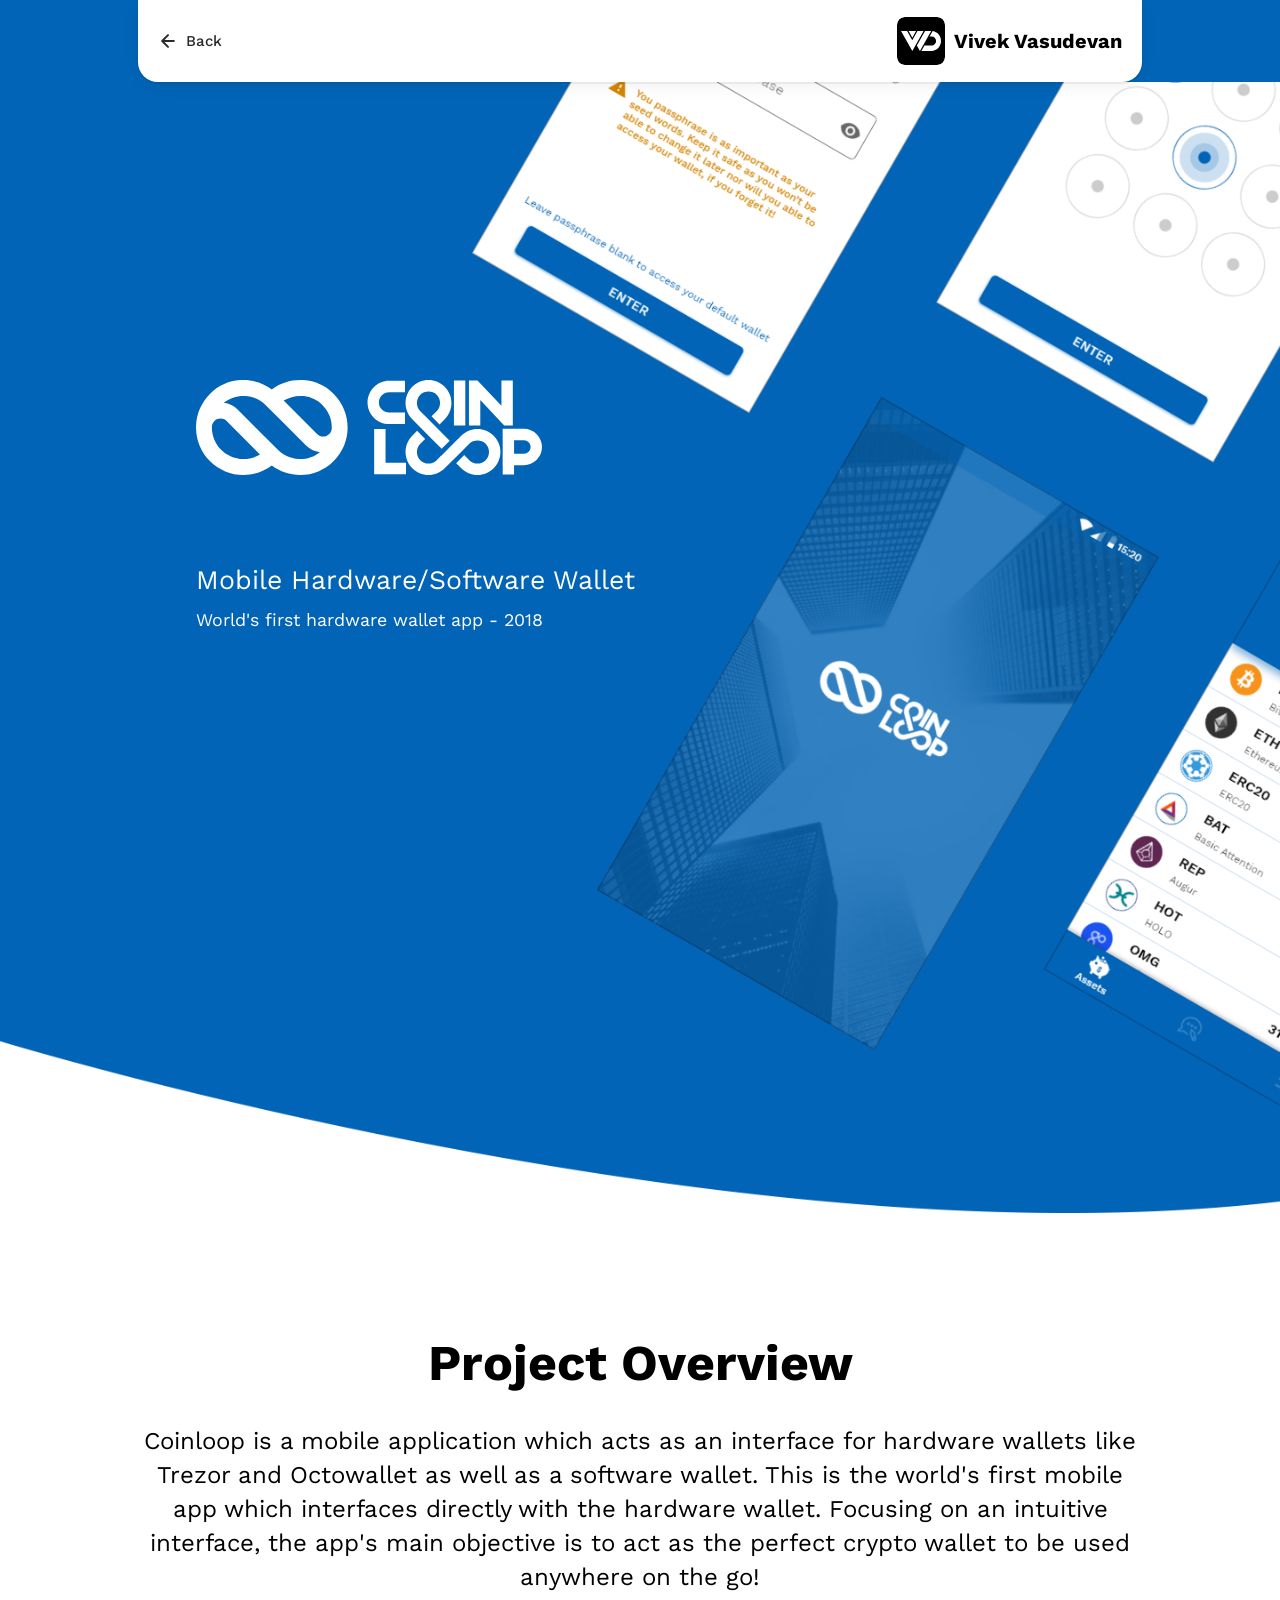
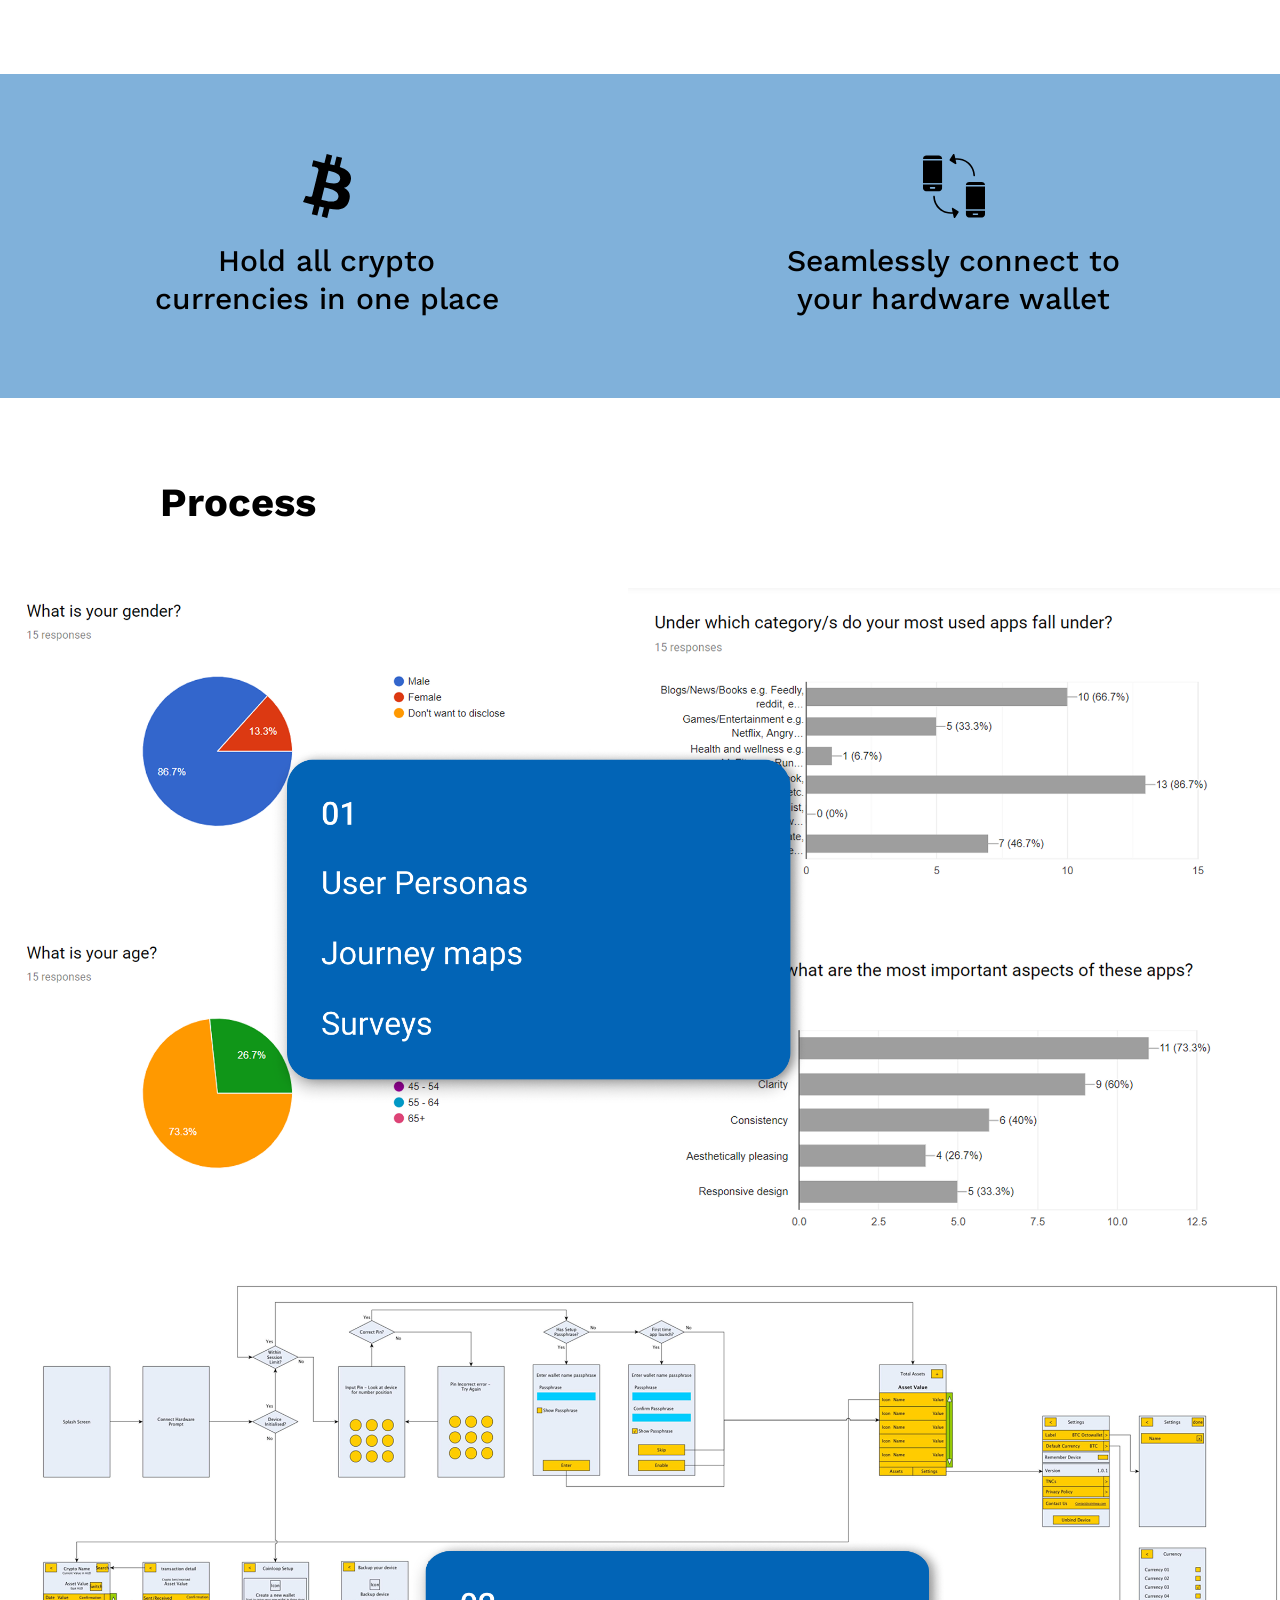
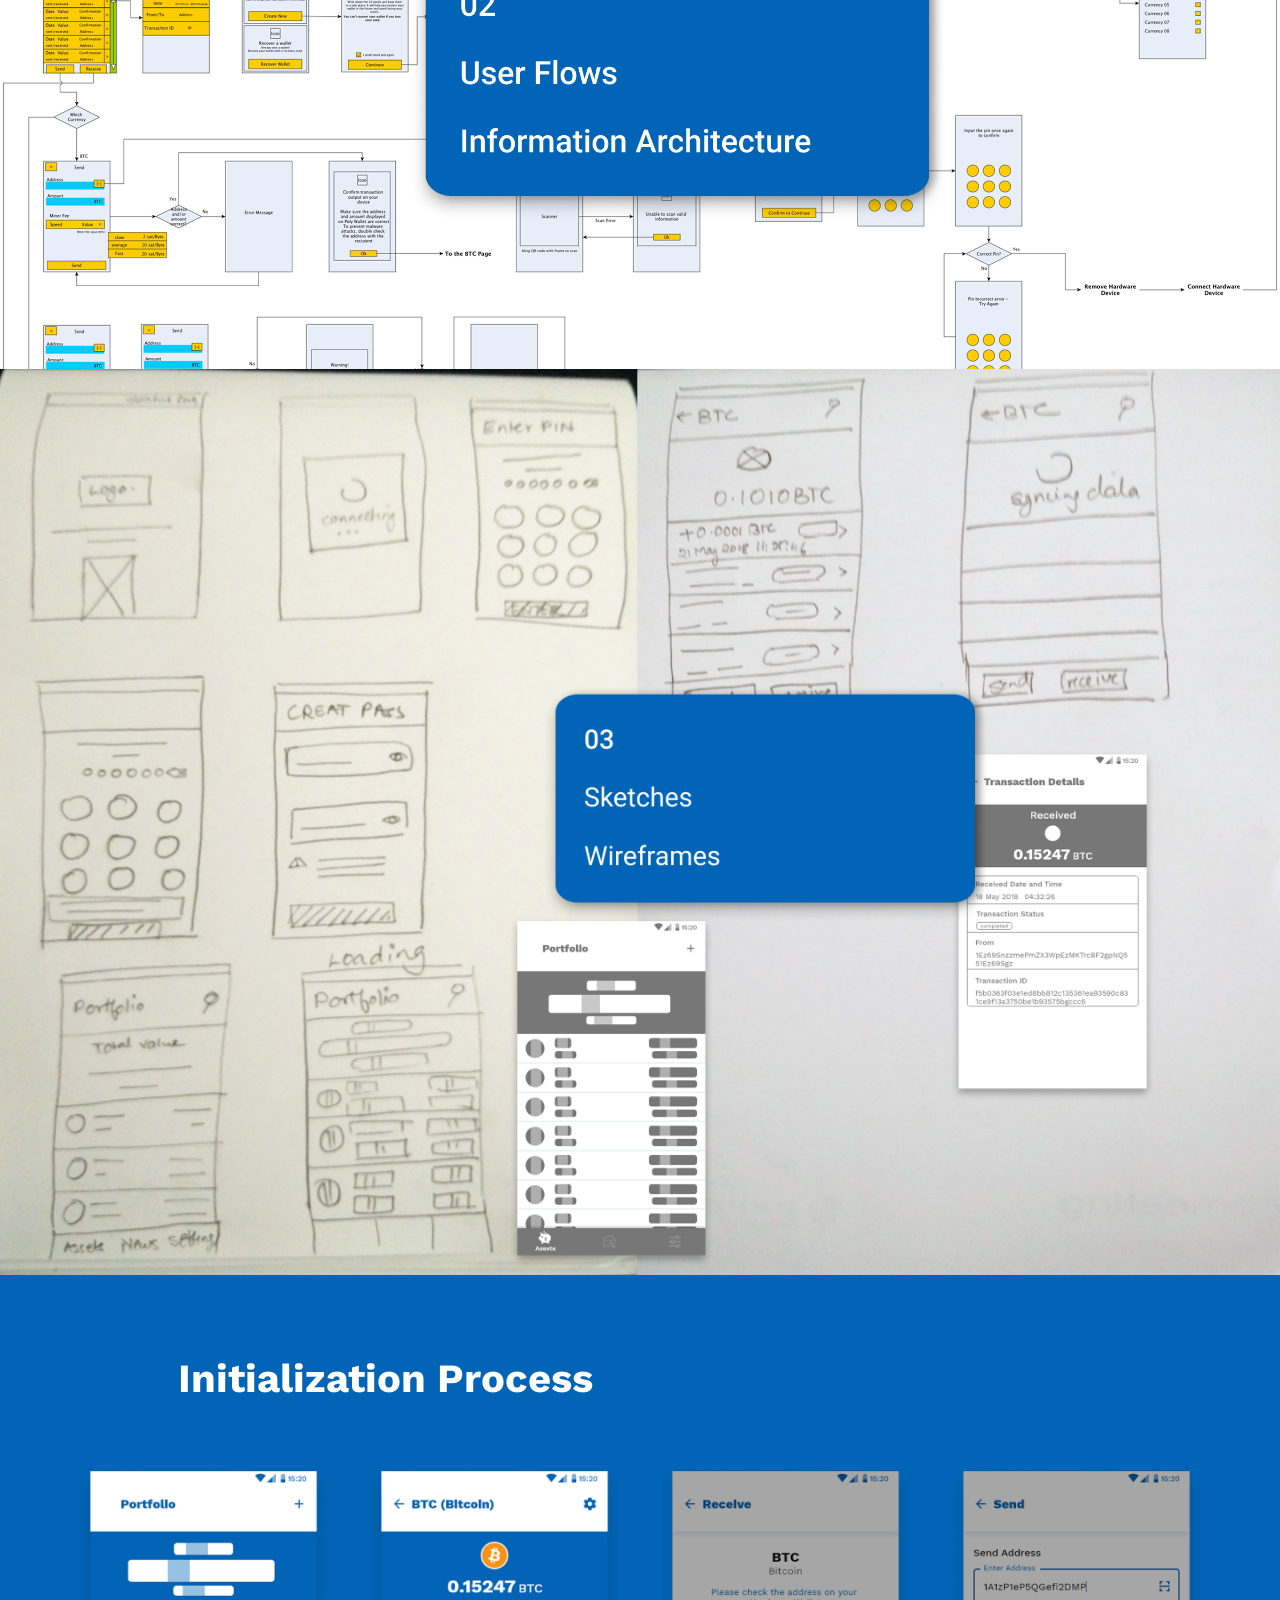
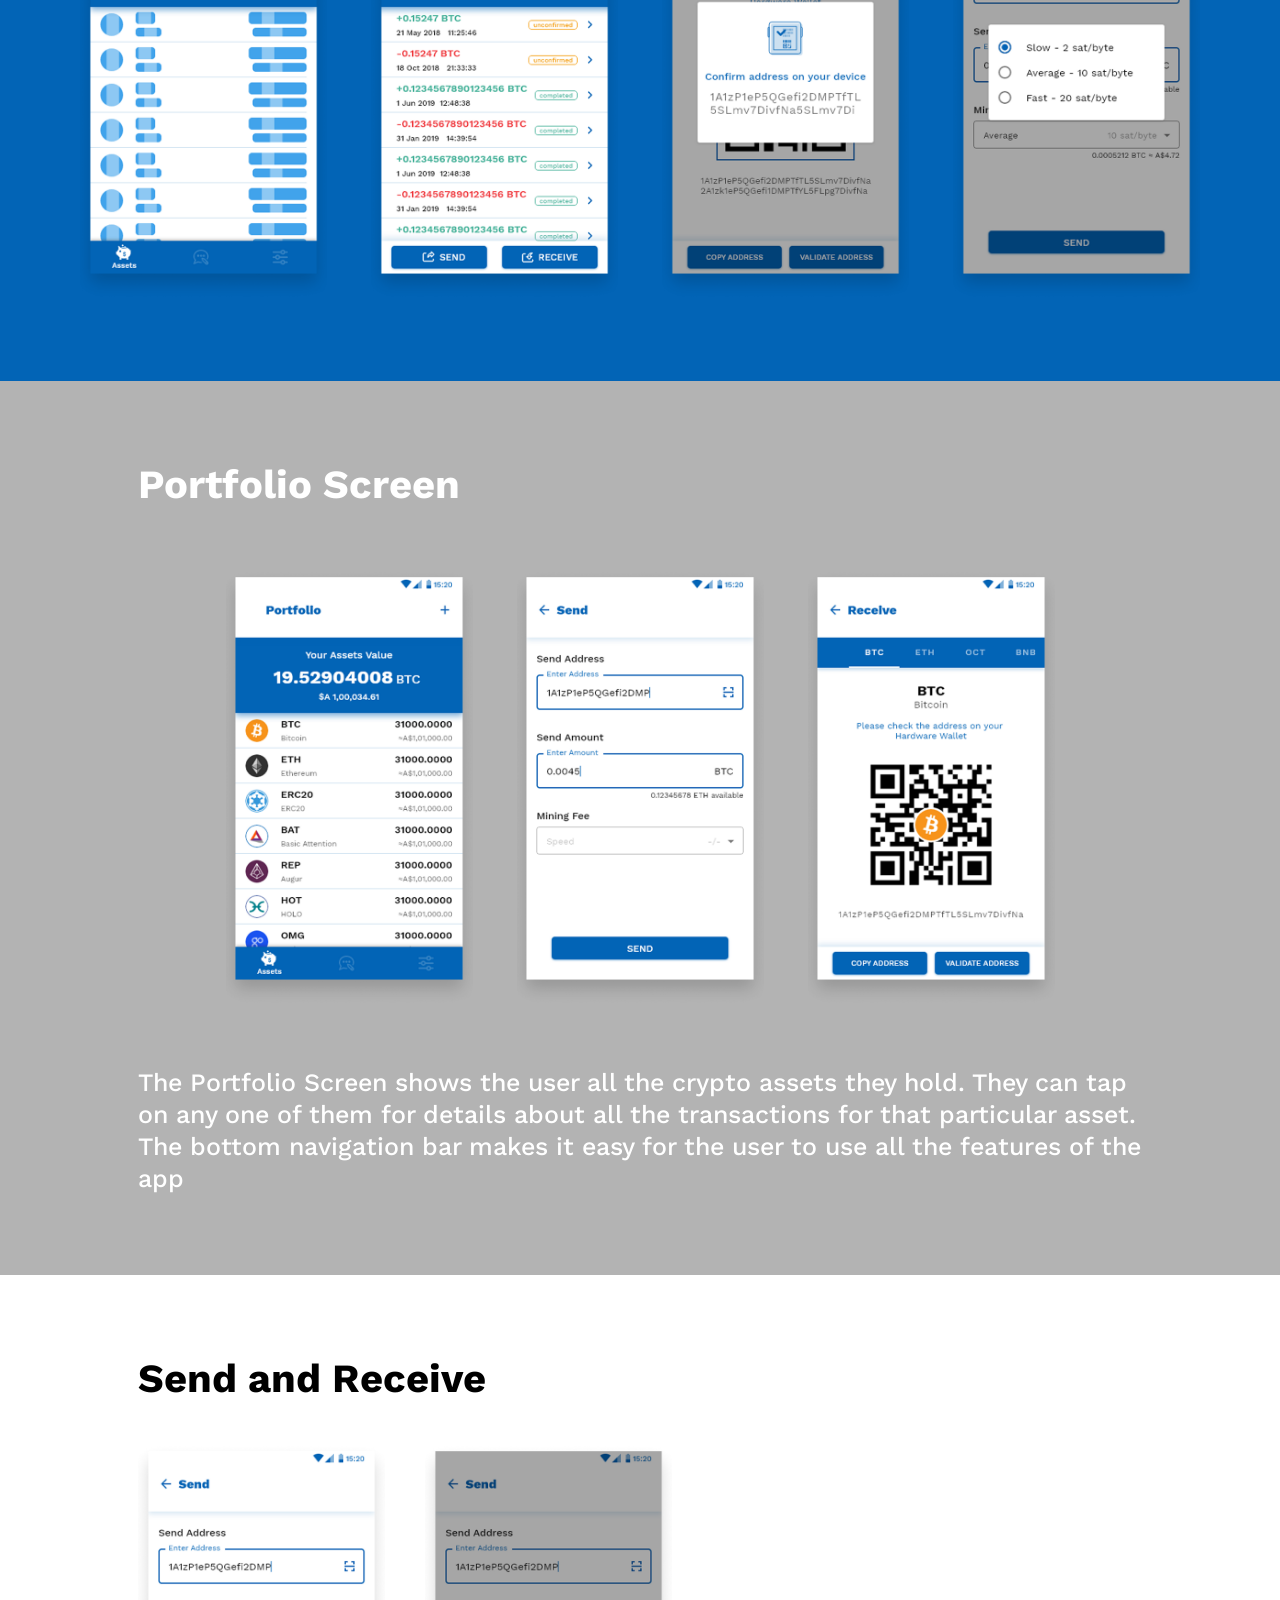
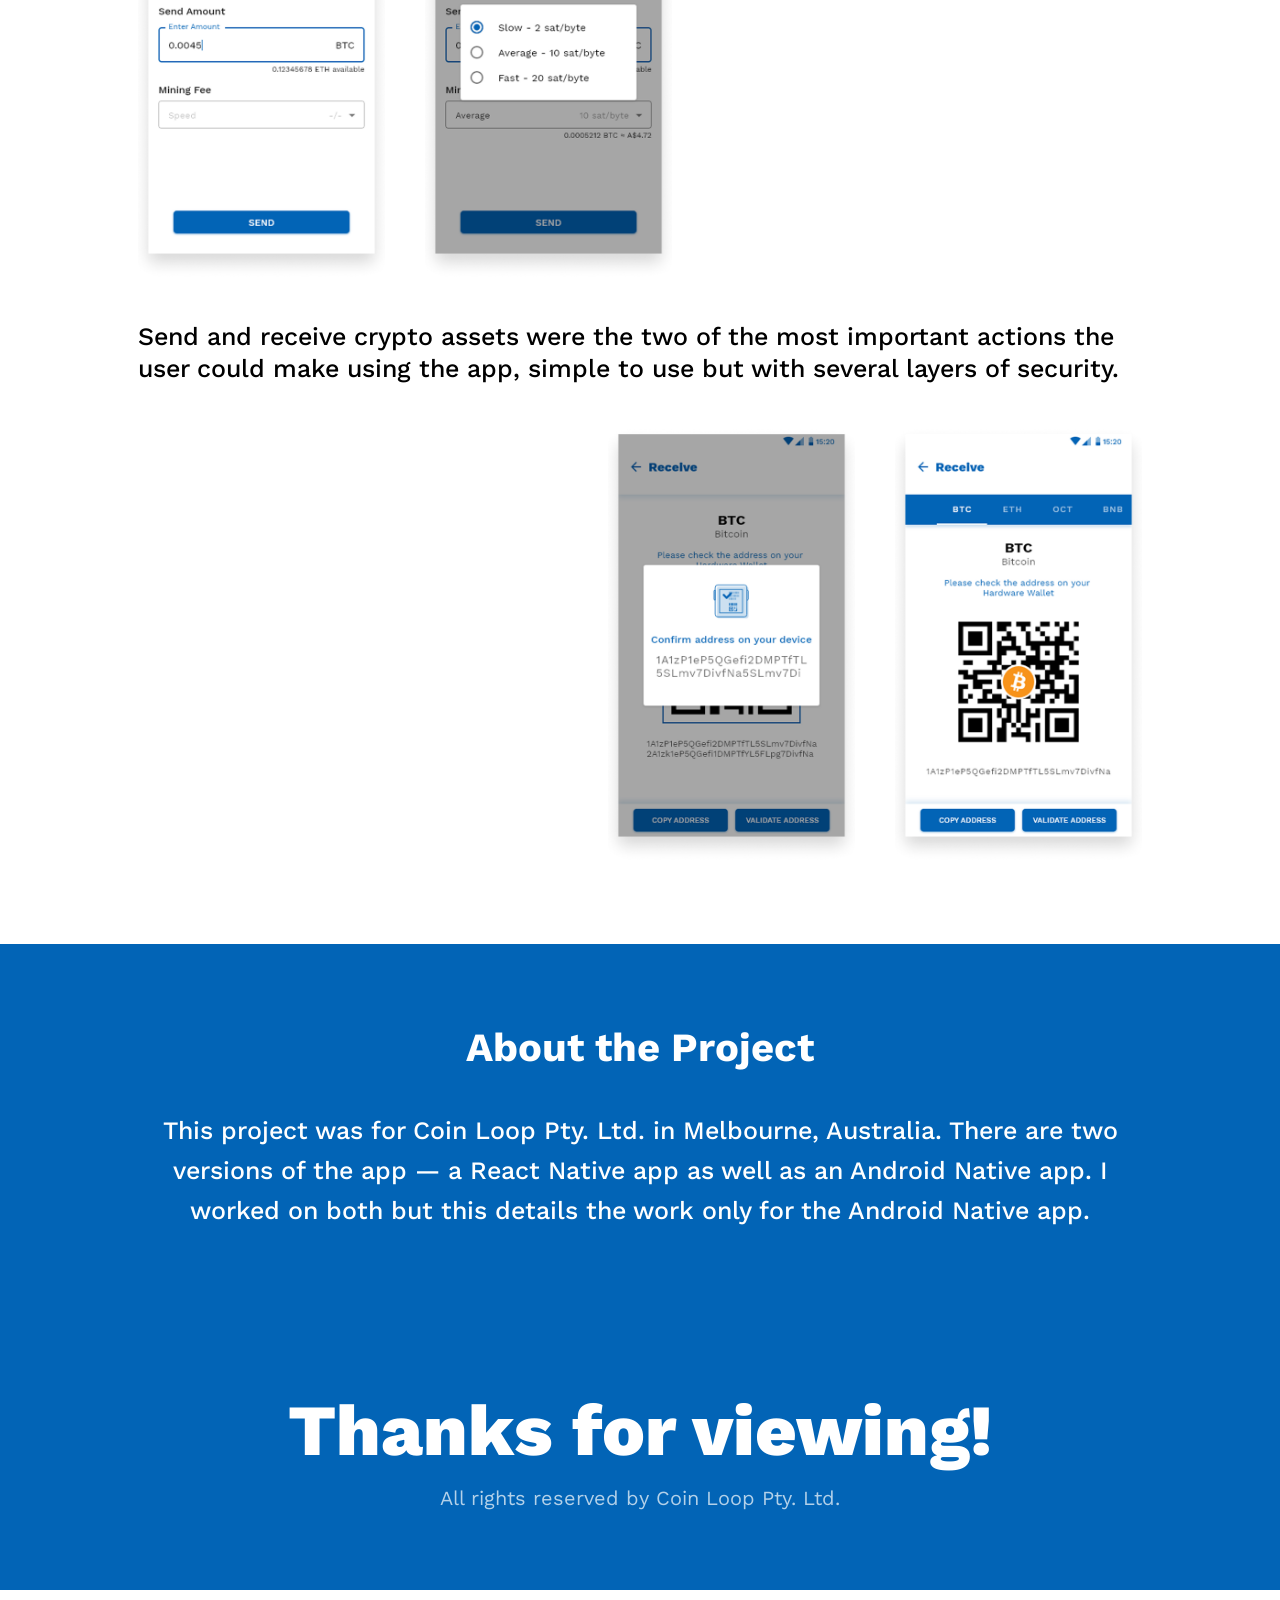
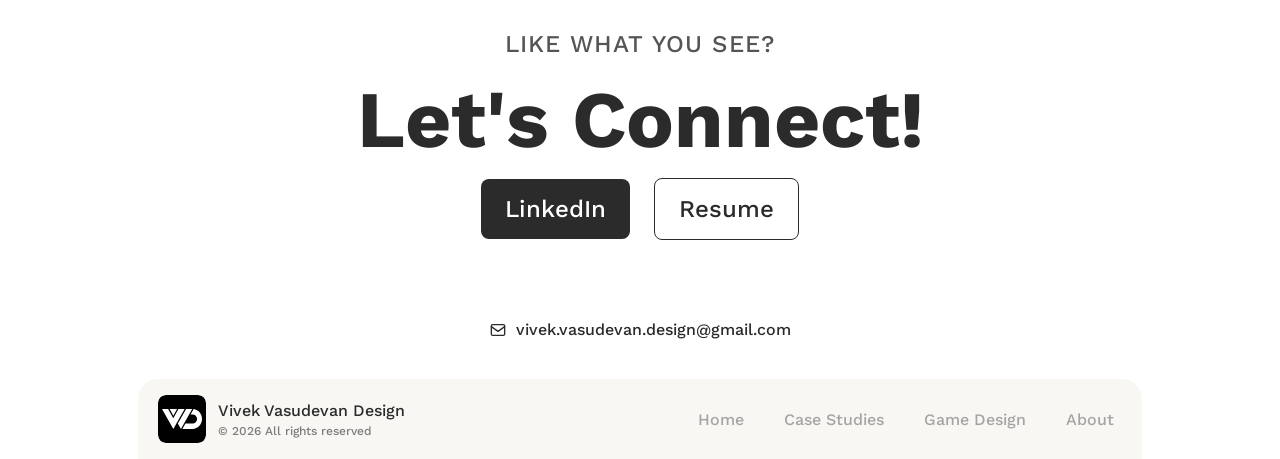
<file: coinloop.html>
<!DOCTYPE html>
<html lang="en" data-cs="coinloop">
<head>
  <meta charset="UTF-8" />
  <link rel="icon" type="image/svg+xml" href="assets/images/Favicon.svg" />
  <meta name="viewport" content="width=device-width, initial-scale=1.0" />
  <title>Coinloop – Vivek Vasudevan Design</title>
  <link rel="stylesheet" href="assets/shared.css" />
  <style>
    /* ─── Reset ──────────────────────────────────────────── */
    html { scroll-behavior: smooth; }
    :root {
      --page-max: 1440px;
      --content-width: 1004px;
      --cl-blue: var(--color-accent);
      --cl-blue-50: var(--color-accent-50);
      --cl-gray-bg: var(--color-muted-bg);
      --dark: var(--color-text);
    }
    body {
      font-family: var(--font-ui);
      color: var(--dark);
      background: #fff;
      min-height: 100vh;
    }

    /* ─── NAVIGATION ─────────────────────────────────────── */
    .nav-wrap {
      position: sticky; top: 0; z-index: 100;
      width: 100%;
      background: transparent;
      transition: background 0.3s;
    }
    .nav-wrap.over-hero {
      background: var(--cl-blue);
    }

    .nav-wrap.scrolled nav {
      box-shadow: 0 2px 8px rgba(0,0,0,0.08), 0 8px 32px rgba(0,0,0,0.18);
    }

    /* ─── HERO ───────────────────────────────────────────── */
    .cl-hero {
      width: 100%;
      height: 88.33vw; /* 1272/1440 × 100vw — matches image aspect ratio */
      background: url('assets/images/Coinloop-Hero-Section.png') center top / 100% auto no-repeat;
      position: relative;
    }
    .cl-hero-centering {
      position: absolute;
      inset: 0;
      max-width: 1440px;
      width: 100%;
      left: 50%;
      transform: translateX(-50%);
    }
    .cl-hero-content {
      position: absolute;
      left: 15.28vw;  /* 220/1440 — tracks with image */
      top: 23.26vw;   /* 335/1440 — tracks with image */
      display: flex;
      flex-direction: column;
      gap: 0;
      z-index: 2;
      width: 31.25vw; /* 450/1440 */
    }
    .cl-hero-logo { width: 27.08vw; max-width: 390px; height: auto; display: block; }
    .cl-hero-tagline {
      font-family: var(--font-ui);
      font-weight: 400;
      font-size: clamp(18px, 2.08vw, 30px);
      color: #fff;
      margin-top: 6.94vw; /* 100/1440 */
      white-space: nowrap;
    }
    .cl-hero-sub {
      font-family: var(--font-ui);
      font-weight: 400;
      font-size: clamp(14px, 1.39vw, 20px);
      color: #fff;
      line-height: 1.5;
      margin-top: 0.97vw; /* 14/1440 */
    }

    /* ─── PROJECT OVERVIEW ───────────────────────────────── */
    .cl-overview {
      width: 100%;
      background: #fff;
      padding: 120px 40px 80px;
    }
    .cl-overview-inner {
      max-width: 1003px;
      margin: 0 auto;
      display: flex;
      flex-direction: column;
      gap: 32px;
      align-items: center;
    }
    .cl-overview-title {
      font-family: var(--font-ui);
      font-weight: 700;
      font-size: 50px;
      color: #000;
      text-align: center;
    }
    .cl-overview-body {
      font-family: var(--font-ui);
      font-weight: 400;
      font-size: 24px;
      line-height: 34px;
      color: #000;
      text-align: center;
    }

    /* ─── FEATURES STRIP ─────────────────────────────────── */
    .cl-features {
      width: 100%;
      background: var(--cl-blue-50);
      padding: 80px 40px;
    }
    .cl-features-inner {
      max-width: 1003px;
      margin: 0 auto;
      display: flex;
      justify-content: space-between;
      align-items: flex-start;
      gap: 40px;
    }
    .cl-feature-card {
      max-width: 376px;
      flex: 1;
      display: flex;
      flex-direction: column;
      align-items: center;
      gap: 24px;
      text-align: center;
    }
    .cl-feature-icon {
      height: 64px;
      width: auto;
      flex-shrink: 0;
      display: block;
    }
    .cl-feature-text {
      font-family: var(--font-ui);
      font-weight: 500;
      font-size: 30px;
      line-height: 38px;
      color: #000;
    }

    /* ─── PROCESS ───────────────────────────────────────── */
    .cl-process {
      width: 100%;
      background: #fff;
    }
    .cl-process-header {
      max-width: 1200px;
      margin: 0 auto;
      padding: 80px 120px 60px;
    }
    .cl-process-title {
      font-family: var(--font-ui);
      font-weight: 700;
      font-size: 40px;
      line-height: 50px;
      color: #000;
    }
    .cl-process-stage {
      width: 100%;
      position: relative;
    }
    .cl-process-stage--overlap {
      margin-top: calc(-17vw - 40px);
      position: relative;
      z-index: 2;
    }
    .cl-process-stage-img {
      width: 100%;
      height: auto;
      display: block;
    }
    .cl-process-card {
      position: absolute;
      background: var(--cl-blue);
      padding: 32px;
      box-shadow: 0 8px 16px rgba(0,0,0,0.25);
      display: flex;
      flex-direction: column;
      gap: 26px;
      z-index: 2;
    }
    .cl-process-num {
      font-family: var(--font-ui);
      font-weight: 500;
      font-size: 30px;
      line-height: 38px;
      color: #fff;
    }
    .cl-process-items {
      list-style: none;
      display: flex;
      flex-direction: column;
      gap: 0;
    }
    .cl-process-items li {
      font-family: var(--font-ui);
      font-weight: 400;
      font-size: 28px;
      line-height: 40px;
      color: #fff;
    }

    /* ─── PHONE MOCKUP (shared style) ───────────────────── */
    .cl-phone-img {
      width: 247px;
      height: 439px;
      object-fit: cover;
      border-radius: 16px;
      display: block;
      flex-shrink: 0;
    }
    .cl-phones-row {
      display: flex;
      justify-content: center;
      gap: 44px;
      flex-wrap: wrap;
    }

    /* ─── INITIALIZATION PROCESS ─────────────────────────── */
    .cl-init {
      width: 100%;
      background: var(--cl-blue);
      padding: 80px 0;
      overflow: hidden;
    }
    .cl-init-inner {
      max-width: 1004px;
      margin: 0 auto;
      padding: 0 40px;
      display: flex;
      flex-direction: column;
      gap: 60px;
    }
    .cl-init-phones {
      display: flex;
      flex-wrap: nowrap;
      gap: 44px;
      padding-left: 32vw;
      margin-top: 60px;
    }
    .cl-section-title-white {
      font-family: var(--font-ui);
      font-weight: 700;
      font-size: 40px;
      color: #fff;
    }

    /* ─── PORTFOLIO SCREEN ───────────────────────────────── */
    .cl-portfolio {
      width: 100%;
      background: var(--cl-gray-bg);
      padding: 80px 40px;
    }
    .cl-portfolio-inner {
      max-width: 1004px;
      margin: 0 auto;
      display: flex;
      flex-direction: column;
      gap: 60px;
    }
    .cl-portfolio-desc {
      font-family: var(--font-ui);
      font-weight: 500;
      font-size: 25px;
      line-height: 32px;
      color: #fff;
    }

    /* ─── SEND AND RECEIVE ───────────────────────────────── */
    .cl-sendreceive {
      width: 100%;
      background: #fff;
      padding: 80px 40px;
    }
    .cl-sendreceive-inner {
      max-width: 1004px;
      margin: 0 auto;
      display: flex;
      flex-direction: column;
      gap: 40px;
    }
    .cl-section-title-dark {
      font-family: var(--font-ui);
      font-weight: 700;
      font-size: 40px;
      color: #000;
    }
    .cl-phones-row-left {
      display: flex;
      justify-content: flex-start;
      gap: 40px;
      flex-wrap: wrap;
    }
    .cl-phones-row-right {
      display: flex;
      justify-content: flex-end;
      gap: 40px;
      flex-wrap: wrap;
    }
    .cl-sendreceive-desc {
      font-family: var(--font-ui);
      font-weight: 500;
      font-size: 25px;
      line-height: 32px;
      color: #000;
    }

    /* ─── PROJECT CONTEXT BANNER ─────────────────────────── */
    .cl-context {
      width: 100%;
      background: var(--cl-blue);
      padding: 80px 40px;
    }
    .cl-context-inner {
      max-width: 1012px;
      margin: 0 auto;
      display: flex;
      flex-direction: column;
      align-items: center;
      gap: 40px;
    }
    .cl-context-title {
      font-family: var(--font-ui);
      font-weight: 700;
      font-size: 40px;
      color: #fff;
      text-align: center;
    }
    .cl-context-body {
      font-family: var(--font-ui);
      font-weight: 500;
      font-size: 25px;
      line-height: 40px;
      color: #fff;
      text-align: center;
    }

    /* ─── THANKS BANNER ──────────────────────────────────── */
    .cl-thanks {
      width: 100%;
      background: var(--cl-blue);
      padding: 80px 40px;
      text-align: center;
    }
    .cl-thanks-heading {
      font-family: var(--font-heading);
      font-weight: 800;
      font-size: 72px;
      color: #fff;
      line-height: 1.1;
      margin-bottom: 16px;
    }
    .cl-thanks-sub {
      font-family: var(--font-ui);
      font-weight: 400;
      font-size: 20px;
      color: rgba(255, 255, 255, 0.7);
    }

    /* ─── FOOTER ─────────────────────────────────────────── */
    .footer {
      display: flex; flex-direction: column; align-items: center; gap: 64px;
      width: 100%; max-width: 1200px; padding-top: 0; margin-top: 40px;
    }

    /* ─── SCROLL TO TOP ──────────────────────────────────── */

    .scroll-top:hover { transform: translateY(-4px); }

    /* ─── REVEAL ANIMATION ───────────────────────────────── */

    /* ─── PAGE WRAPPER ───────────────────────────────────── */
    .page {
      max-width: var(--page-max);
      margin: 0 auto;
      display: flex;
      flex-direction: column;
      align-items: center;
    }

    /* ─── RESPONSIVE ─────────────────────────────────────── */
    @media (max-width: 1100px) {
      .cl-hero-content {
        left: 40px;
        right: 40px;
        top: 260px;
      }
      .cl-overview { padding: 60px 40px; }
      .cl-overview-title { font-size: 42px; }
    }
    @media (max-width: 900px) {
      .cl-hero {
        height: 88.33vw;
        background-size: 100% auto;
        background-position: center top;
      }
      .cl-hero-content {
        left: 5vw;
        top: 15vw;
        width: 55vw;
      }
      .cl-features-inner {
        flex-direction: column;
        align-items: center;
      }
      .cl-feature-card {
        max-width: 100%;
      }
      .cl-phone-img {
        width: 200px;
        height: 355px;
      }
      .cl-phones-row { gap: 24px; }
      .cl-phones-row-left { gap: 24px; }
      .cl-phones-row-right { gap: 24px; justify-content: flex-start; }
      nav, nav { padding: 0 20px; }
      .cl-thanks-heading { font-size: 48px; }

      .footer { max-width: 100%; }
    }
    @media (max-width: 600px) {
      .cl-hero-content { left: 4vw; top: 12vw; width: 65vw; }
      .cl-hero-logo { width: 45vw; max-width: 390px; }
      .cl-hero-tagline { font-size: 3.5vw; margin-top: 8vw; }
      .cl-hero-sub { font-size: 2.8vw; }
      .cl-phone-img {
        width: 150px;
        height: 266px;
      }
      .cl-phones-row { gap: 16px; }
      .cl-phones-row-left { gap: 16px; }
      .cl-phones-row-right { gap: 16px; }
      .cl-hero-tagline { font-size: 22px; }
      .cl-hero-sub { font-size: 16px; }
      .cl-overview { padding: 48px 20px; }
      .cl-overview-title { font-size: 36px; }
      .cl-overview-body { font-size: 18px; line-height: 28px; }
      .cl-features { padding: 60px 20px; }
      .cl-feature-text { font-size: 22px; }
      .cl-process { padding: 60px 20px; }
      .cl-process-title { font-size: 32px; }
      .cl-process-items li { font-size: 18px; }
      .cl-init { padding: 60px 20px; }
      .cl-portfolio { padding: 60px 20px; }
      .cl-portfolio-desc { font-size: 18px; }
      .cl-sendreceive { padding: 60px 20px; }
      .cl-sendreceive-desc { font-size: 18px; }
      .cl-context { padding: 60px 20px; }
      .cl-context-title { font-size: 32px; }
      .cl-context-body { font-size: 18px; line-height: 30px; }
      .cl-thanks { padding: 60px 20px; }
      .cl-thanks-heading { font-size: 36px; }
      .cl-section-title-white { font-size: 32px; }
      .cl-section-title-dark { font-size: 32px; }

      .nav-name { font-size: 16px; }

      .scroll-top { right: 8px; width: 60px; height: 60px; }
      .scroll-top img { width: 60px; height: 60px; }
    }
  </style>
<link rel="stylesheet" href="assets/responsive.css" />
</head>
<body>

<!-- ═══ NAVIGATION ══════════════════════════════════════ -->
<div class="nav-wrap" id="nav-wrap">
  <nav>
    <a href="index.html" class="cs-back-link" aria-label="Go back to home">
      <svg width="20" height="20" viewBox="0 0 20 20" fill="none" xmlns="http://www.w3.org/2000/svg" aria-hidden="true">
        <path d="M15.8333 10H4.16667M4.16667 10L10 15.8333M4.16667 10L10 4.16667" stroke="#2b2b2b" stroke-width="2" stroke-linecap="round" stroke-linejoin="round"/>
      </svg>
      Back
    </a>
    <a href="index.html" class="nav-brand">
      <img src="assets/images/VivekVasudevanDesign_Logo.svg" alt="VD logo" width="48" height="48" style="border-radius:8px;flex-shrink:0;" />
      <span class="nav-name">Vivek Vasudevan</span>
    </a>
  </nav>
</div>

<!-- ═══ HERO SECTION ════════════════════════════════════ -->
<section class="cl-hero">
  <div class="cl-hero-centering">
    <div class="cl-hero-content">
      <img class="cl-hero-logo" src="assets/images/Coinloop-Logo.svg" alt="Coinloop" />
      <p class="cl-hero-tagline">Mobile Hardware/Software Wallet</p>
      <p class="cl-hero-sub">World's first hardware wallet app - 2018</p>
    </div>
  </div>
</section>

<!-- ═══ PROJECT OVERVIEW ════════════════════════════════ -->
<section class="cl-overview">
  <div class="cl-overview-inner reveal">
    <h2 class="cl-overview-title">Project Overview</h2>
    <p class="cl-overview-body">Coinloop is a mobile application which acts as an interface for hardware wallets like Trezor and Octowallet as well as a software wallet. This is the world's first mobile app which interfaces directly with the hardware wallet. Focusing on an intuitive interface, the app's main objective is to act as the perfect crypto wallet to be used anywhere on the go!</p>
  </div>
</section>

<!-- ═══ FEATURES STRIP ══════════════════════════════════ -->
<section class="cl-features">
  <div class="cl-features-inner reveal">
    <!-- Card 1 -->
    <div class="cl-feature-card">
      <img class="cl-feature-icon" src="assets/images/Coinloop-Bitcoin-Crypto-Logo.svg" alt="" aria-hidden="true" />
      <p class="cl-feature-text">Hold all crypto currencies in one place</p>
    </div>
    <!-- Card 2 -->
    <div class="cl-feature-card">
      <img class="cl-feature-icon" src="assets/images/Coinloop-Bitcoin-Software-Wallet-Logo.svg" alt="" aria-hidden="true" />
      <p class="cl-feature-text">Seamlessly connect to your hardware wallet</p>
    </div>
  </div>
</section>

<!-- ═══ PROCESS ═════════════════════════════════════════ -->
<section class="cl-process">
  <div class="cl-process-header reveal">
    <h2 class="cl-process-title">Process</h2>
  </div>

  <!-- Stage 01 -->
  <div class="cl-process-stage reveal">
    <img class="cl-process-stage-img" src="assets/images/Coinloop-Process-01.png" alt="Process stage 01 – research" />
  </div>

  <!-- Stage 02 -->
  <div class="cl-process-stage reveal">
    <img class="cl-process-stage-img" src="assets/images/Coinloop-Process-02.png" alt="Process stage 02 – define" />
  </div>

  <!-- Stage 03 -->
  <div class="cl-process-stage cl-process-stage--overlap reveal">
    <img class="cl-process-stage-img" src="assets/images/Coinloop-Process-03.png" alt="Process stage 03 – ideate" />
  </div>
</section>

<!-- ═══ INITIALIZATION PROCESS ══════════════════════════ -->
<section class="cl-init">
  <div class="cl-init-inner reveal">
    <h2 class="cl-section-title-white">Initialization Process</h2>
  </div>
  <div class="cl-init-phones reveal">
    <img class="cl-phone-img" src="assets/images/Coinloop-Screen-WalletLoading.png" alt="Wallet Loading screen" />
    <img class="cl-phone-img" src="assets/images/Coinloop-Screen-BitcoinWallet.png" alt="Bitcoin Wallet screen" />
    <img class="cl-phone-img" src="assets/images/Coinloop-Screen-ConfirmAddress.png" alt="Confirm Address screen" />
    <img class="cl-phone-img" src="assets/images/Coinloop-Screen-SelectFee.png" alt="Select Fee screen" />
  </div>
</section>

<!-- ═══ PORTFOLIO SCREEN ═════════════════════════════════ -->
<section class="cl-portfolio">
  <div class="cl-portfolio-inner reveal">
    <h2 class="cl-section-title-white">Portfolio Screen</h2>
    <div class="cl-phones-row">
      <img class="cl-phone-img" src="assets/images/Coinloop-Screen-Assets.png" alt="Assets screen" />
      <img class="cl-phone-img" src="assets/images/Coinloop-Screen-Send.png" alt="Send screen" />
      <img class="cl-phone-img" src="assets/images/Coinloop-Screen-Receive.png" alt="Receive screen" />
    </div>
    <p class="cl-portfolio-desc">The Portfolio Screen shows the user all the crypto assets they hold. They can tap on any one of them for details about all the transactions for that particular asset. The bottom navigation bar makes it easy for the user to use all the features of the app</p>
  </div>
</section>

<!-- ═══ SEND AND RECEIVE ═════════════════════════════════ -->
<section class="cl-sendreceive">
  <div class="cl-sendreceive-inner reveal">
    <h2 class="cl-section-title-dark">Send and Receive</h2>
    <!-- Row 1: Send, SelectFee -->
    <div class="cl-phones-row-left">
      <img class="cl-phone-img" src="assets/images/Coinloop-Screen-Send.png" alt="Send screen" />
      <img class="cl-phone-img" src="assets/images/Coinloop-Screen-SelectFee.png" alt="Select Fee screen" />
    </div>
    <p class="cl-sendreceive-desc">Send and receive crypto assets were the two of the most important actions the user could make using the app, simple to use but with several layers of security.</p>
    <!-- Row 2: ConfirmAddress, Receive — aligned right -->
    <div class="cl-phones-row-right">
      <img class="cl-phone-img" src="assets/images/Coinloop-Screen-ConfirmAddress.png" alt="Confirm Address screen" />
      <img class="cl-phone-img" src="assets/images/Coinloop-Screen-Receive.png" alt="Receive screen" />
    </div>
  </div>
</section>

<!-- ═══ PROJECT CONTEXT BANNER ═══════════════════════════ -->
<section class="cl-context">
  <div class="cl-context-inner reveal">
    <h2 class="cl-context-title">About the Project</h2>
    <p class="cl-context-body">This project was for Coin Loop Pty. Ltd. in Melbourne, Australia. There are two versions of the app — a React Native app as well as an Android Native app. I worked on both but this details the work only for the Android Native app.</p>
  </div>
</section>

<!-- ═══ THANKS BANNER ════════════════════════════════════ -->
<div class="cl-thanks reveal" style="margin-top: 0;">
  <h2 class="cl-thanks-heading">Thanks for viewing!</h2>
  <p class="cl-thanks-sub">All rights reserved by Coin Loop Pty. Ltd.</p>
</div>

<!-- ═══ FOOTER ═══════════════════════════════════════════ -->
<div class="page" style="width:100%;padding-bottom:0;">
  <footer class="footer" id="footer">
    <div class="footer-cta reveal">
      <p class="footer-eyebrow">Like what you see?</p>
      <div class="footer-headline-wrap">
        <h2 class="footer-headline">Let's Connect!</h2>
        <div class="footer-btns">
          <a class="btn-filled" href="https://www.linkedin.com/in/vivek-vasudevan/" target="_blank" rel="noopener">LinkedIn</a>
          <a class="btn-outline" href="assets/VivekVasudevan_Resume.pdf" download="VivekVasudevan_Resume.pdf">Resume</a>
        </div>
      </div>
    </div>
    <div class="footer-bottom-area reveal">
      <a class="footer-email-link" href="mailto:vivek.vasudevan.design@gmail.com" target="_blank" rel="noopener">
        <svg width="16" height="16" viewBox="0 0 16 16" fill="none" xmlns="http://www.w3.org/2000/svg" aria-hidden="true"><rect x="1.33" y="2.67" width="13.33" height="10.67" rx="1.33" stroke="#2b2b2b" stroke-width="1.33" stroke-linejoin="round"/><path d="M1.33 4.67 L8 9.33 L14.67 4.67" stroke="#2b2b2b" stroke-width="1.33" stroke-linecap="round" stroke-linejoin="round"/></svg>
        vivek.vasudevan.design@gmail.com
      </a>
      <div class="footer-bottom-nav">
        <a href="index.html" class="footer-brand">
          <img src="assets/images/VivekVasudevanDesign_Logo.svg" alt="VD logo" width="48" height="48" style="border-radius:8px;flex-shrink:0;" />
          <div class="footer-brand-text">
            <span class="footer-brand-name">Vivek Vasudevan Design</span>
            <span class="footer-brand-copy">© 2026 All rights reserved</span>
          </div>
        </a>
        <ul class="footer-nav-links">
          <li><a href="index.html">Home</a></li>
          <li><a href="index.html#case-studies">Case Studies</a></li>
          <li><a href="game-design/index.html">Game Design</a></li>
          <li><a href="about.html">About</a></li>
        </ul>
      </div>
    </div>
  </footer>
</div>

<!-- ═══ SCROLL TO TOP ═══════════════════════════════════ -->
<div class="scroll-top-tooltip" id="scrollTooltip">Back to top</div>
<button class="scroll-top" id="scrollTopBtn" onclick="window.scrollTo({top:0,behavior:'smooth'})" aria-label="Scroll to top">
  <img src="assets/images/Btn_ScrollTop.svg" alt="" />
</button>

<script>
  const navWrap = document.getElementById('nav-wrap');
  const scrollTopBtn = document.getElementById('scrollTopBtn');
  const scrollTooltip = document.getElementById('scrollTooltip');

  const hero = document.querySelector('.cl-hero');

  function updateNav() {
    const heroBottom = hero.offsetTop + hero.offsetHeight;
    const overHero = window.scrollY < heroBottom - 82;
    navWrap.classList.toggle('over-hero', overHero);
    navWrap.classList.toggle('scrolled', window.scrollY > 20);
    scrollTopBtn.classList.toggle('visible', window.scrollY > 400);
  }

  window.addEventListener('scroll', updateNav);
  updateNav(); // run on load

  // Scroll-to-top tooltip
  scrollTopBtn.addEventListener('mouseenter', () => {
    if (scrollTopBtn.classList.contains('visible')) scrollTooltip.classList.add('visible');
  });
  scrollTopBtn.addEventListener('mouseleave', () => scrollTooltip.classList.remove('visible'));

  // Reveal on scroll
  const observer = new IntersectionObserver((entries) => {
    entries.forEach(e => { if (e.isIntersecting) e.target.classList.add('visible'); });
  }, { threshold: 0.08, rootMargin: '0px 0px -60px 0px' });
  document.querySelectorAll('.reveal').forEach(el => observer.observe(el));

  // Scroll-to-top position (fixed right: 20px — no dynamic calc needed)
  function updatePos() {
    scrollTopBtn.style.right = '20px';
    scrollTooltip.style.right = '20px';
  }
  updatePos();
  window.addEventListener('resize', updatePos);
</script>
</body>
</html>
</file>
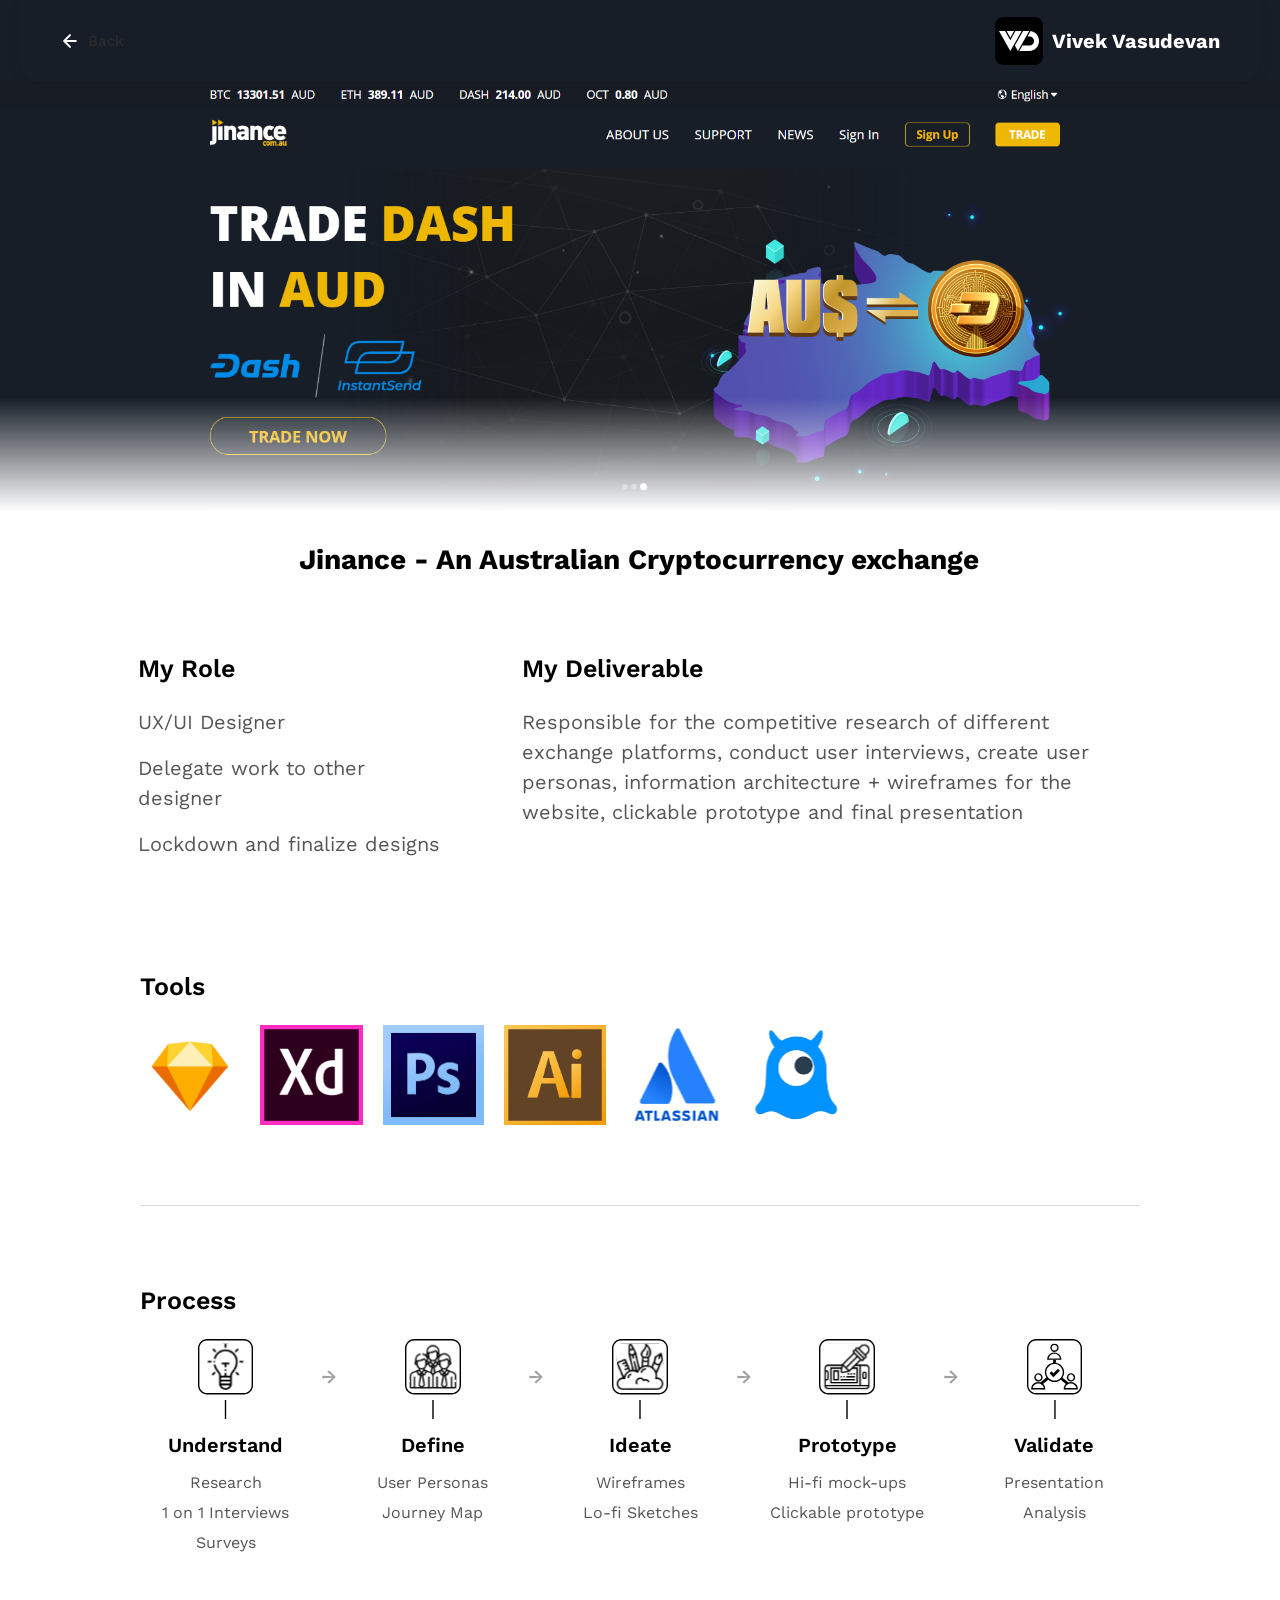
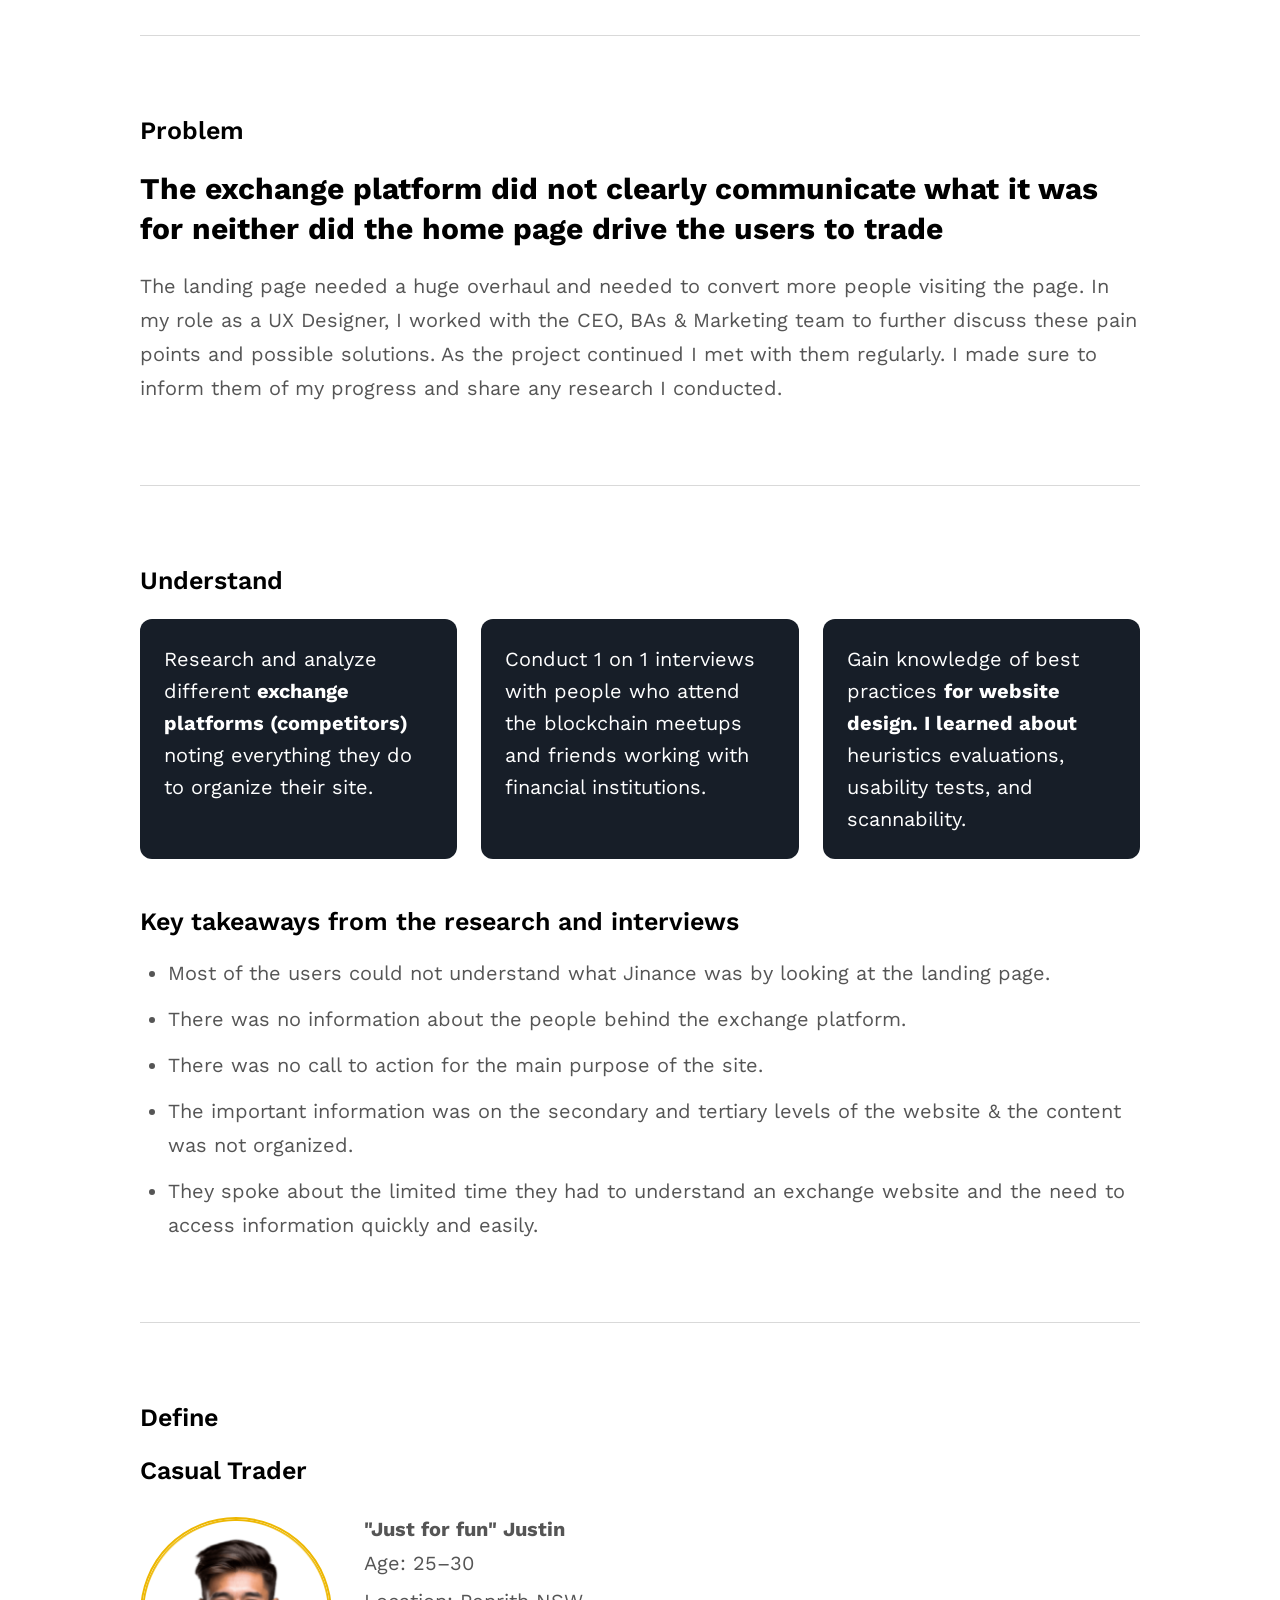
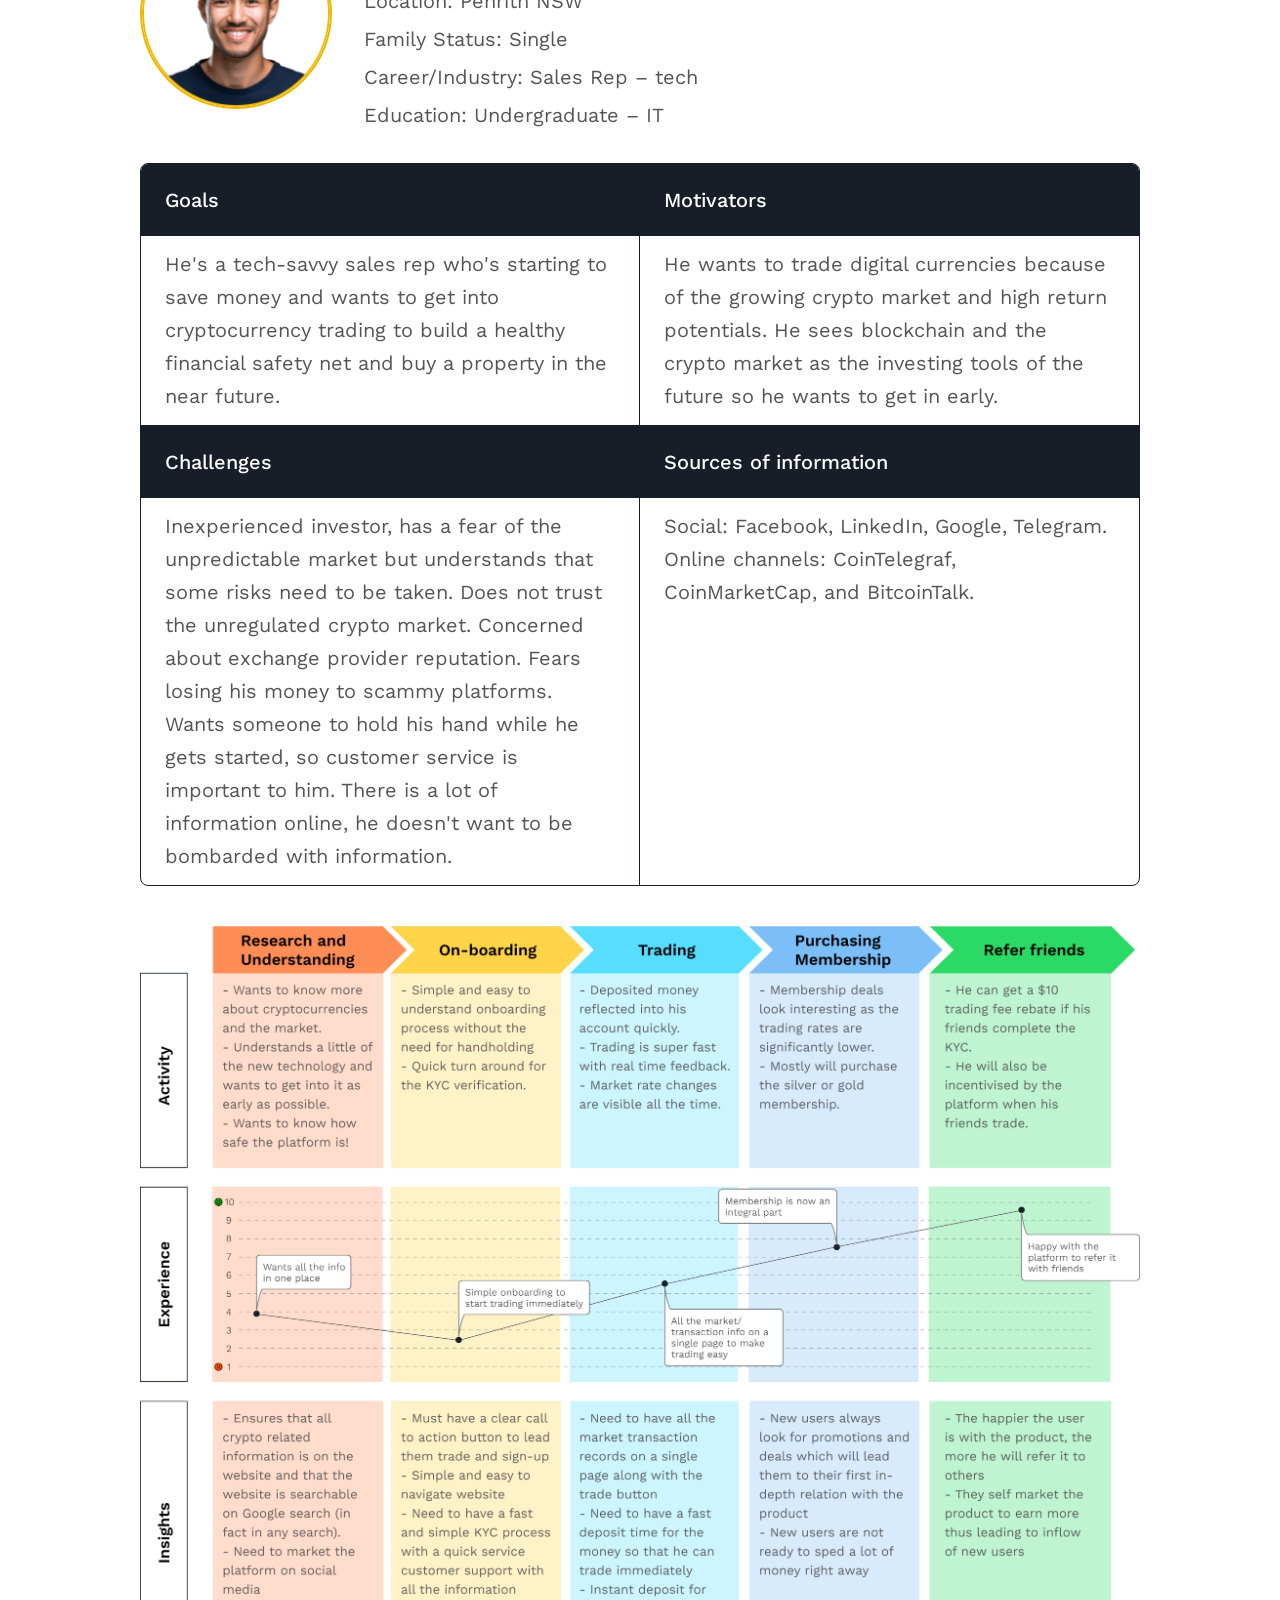
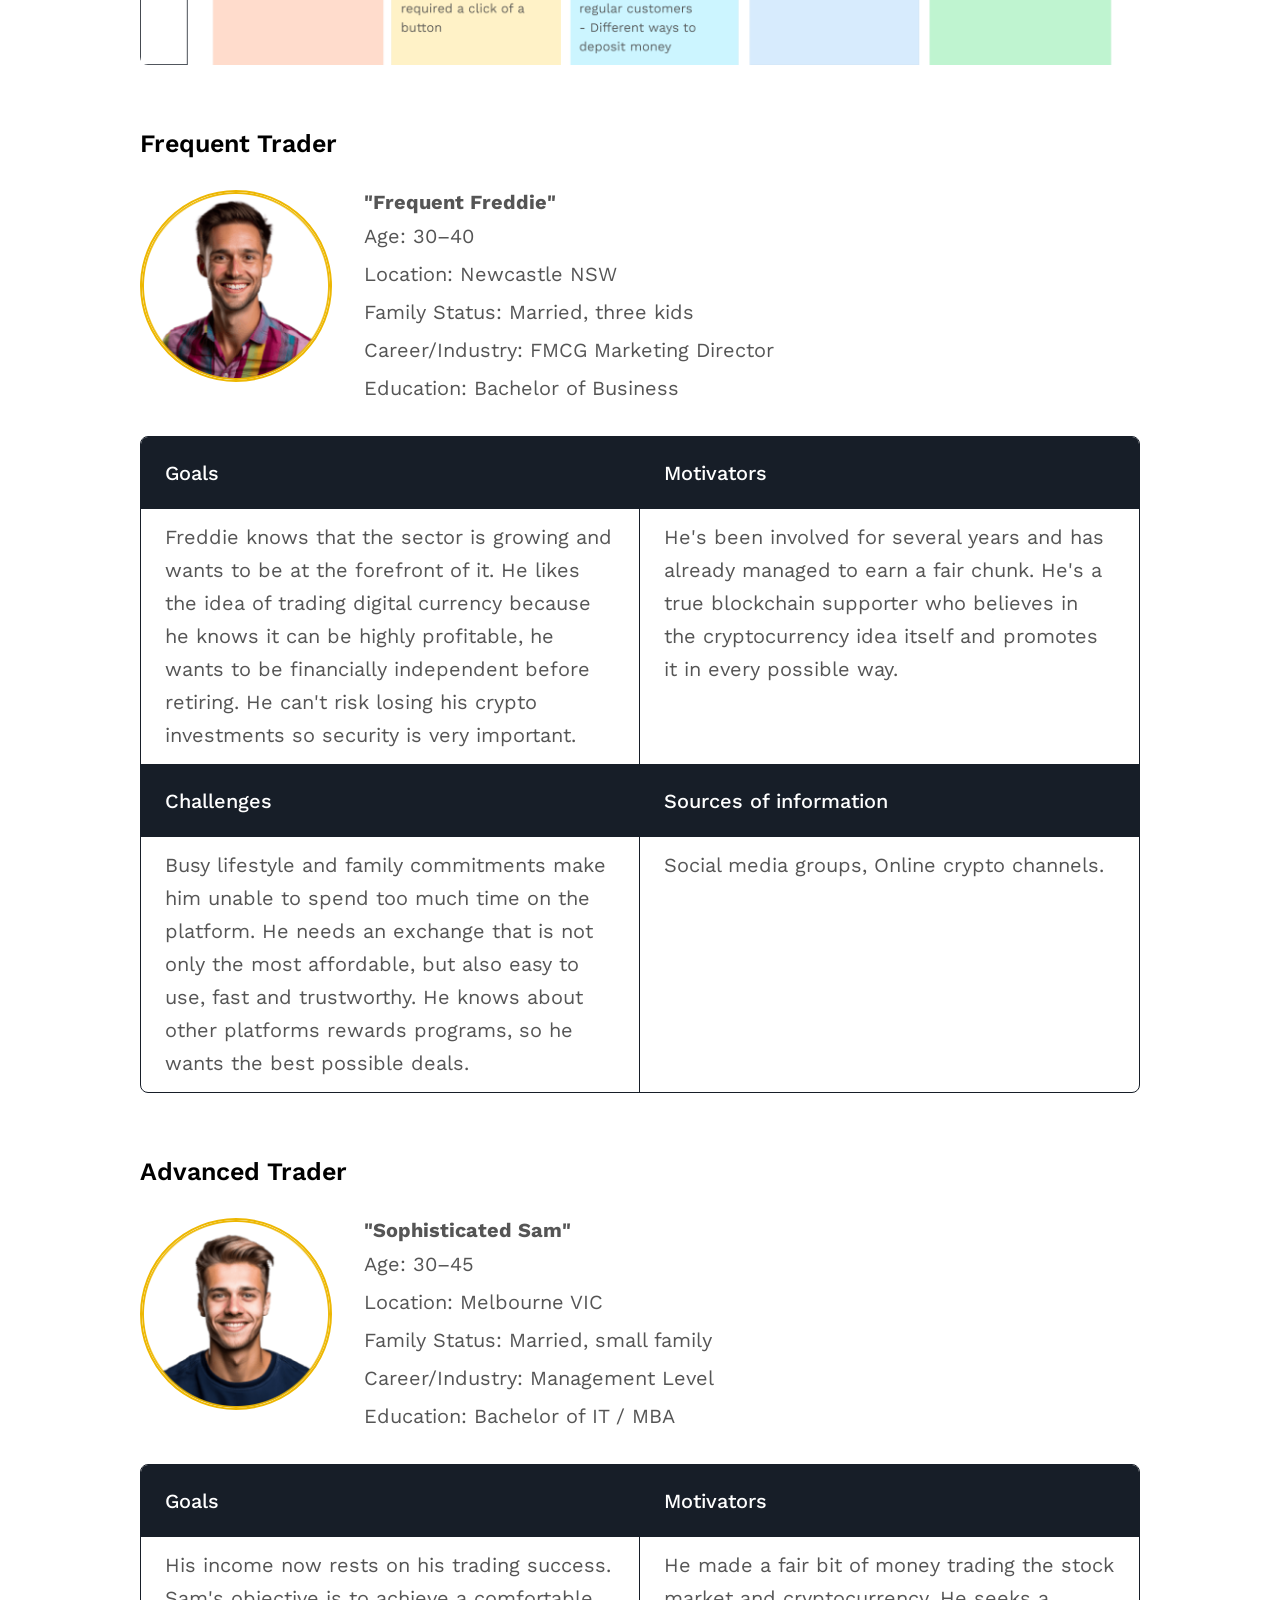
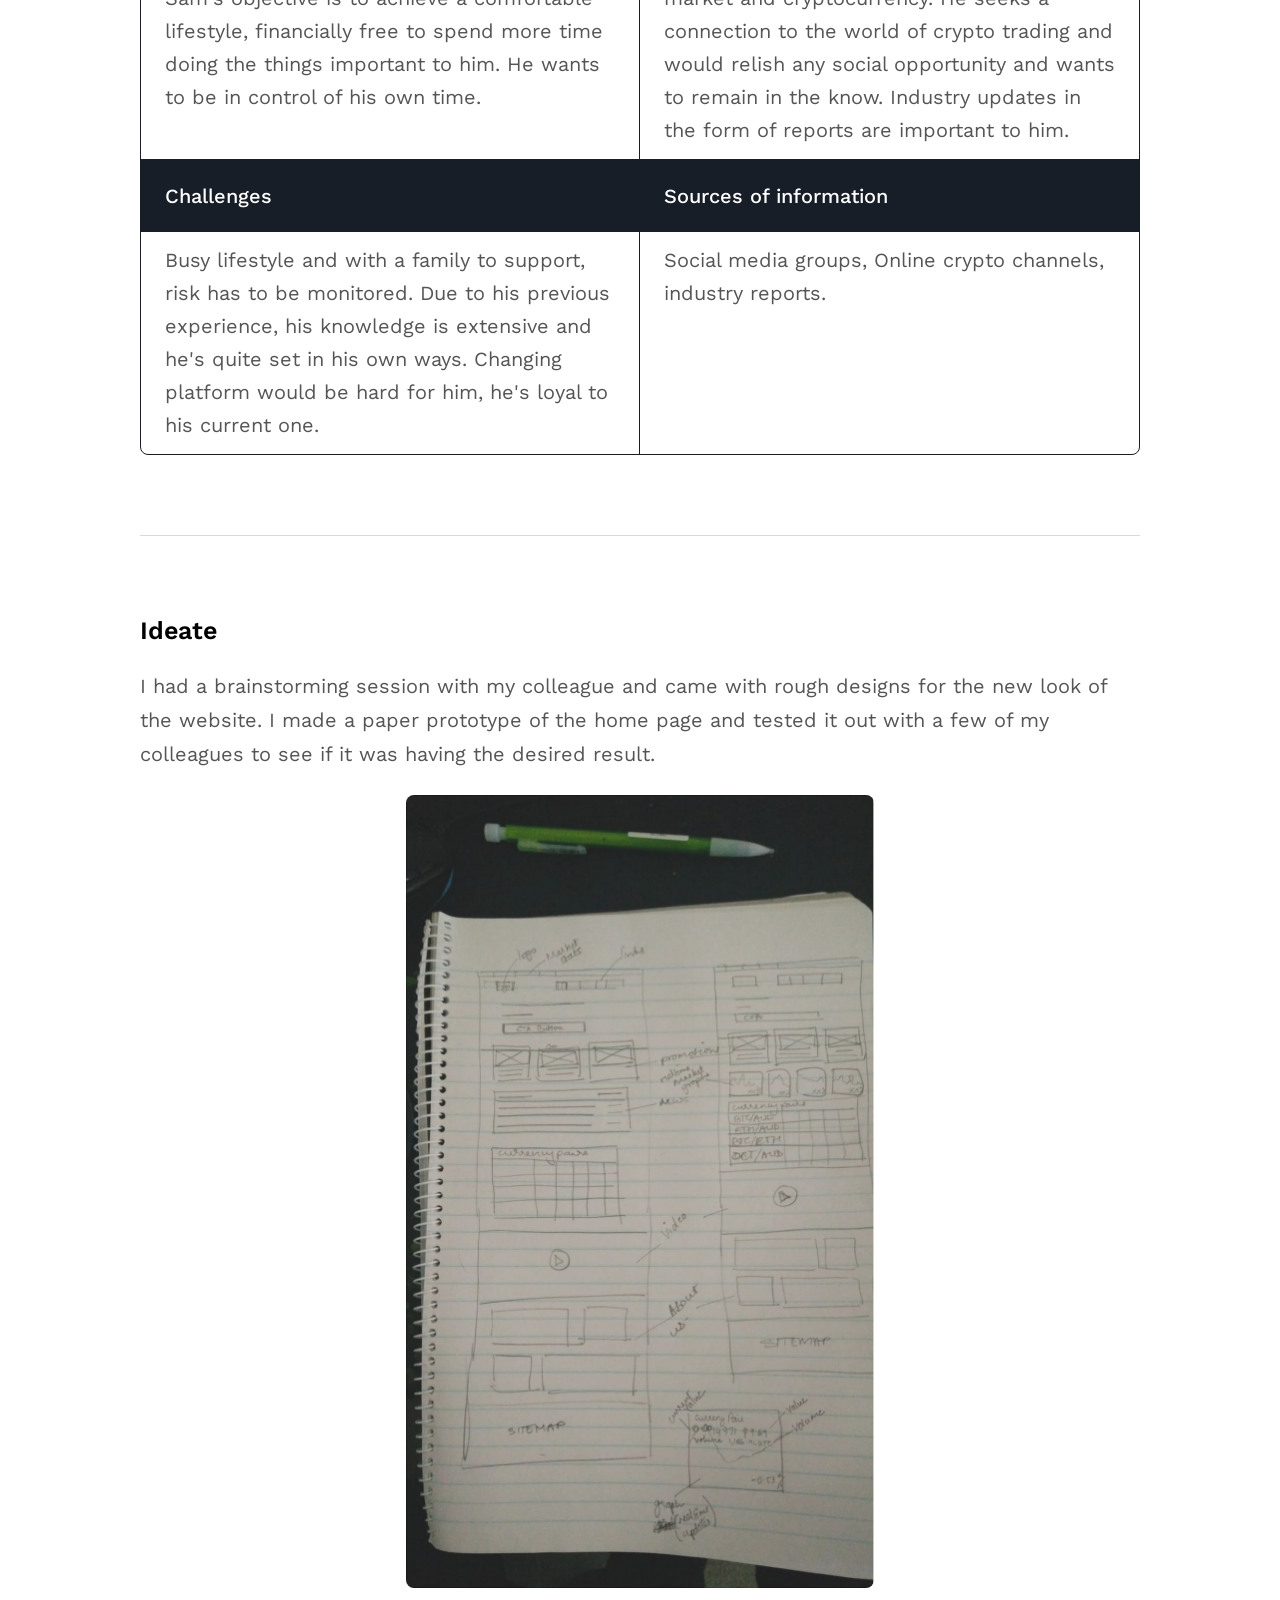
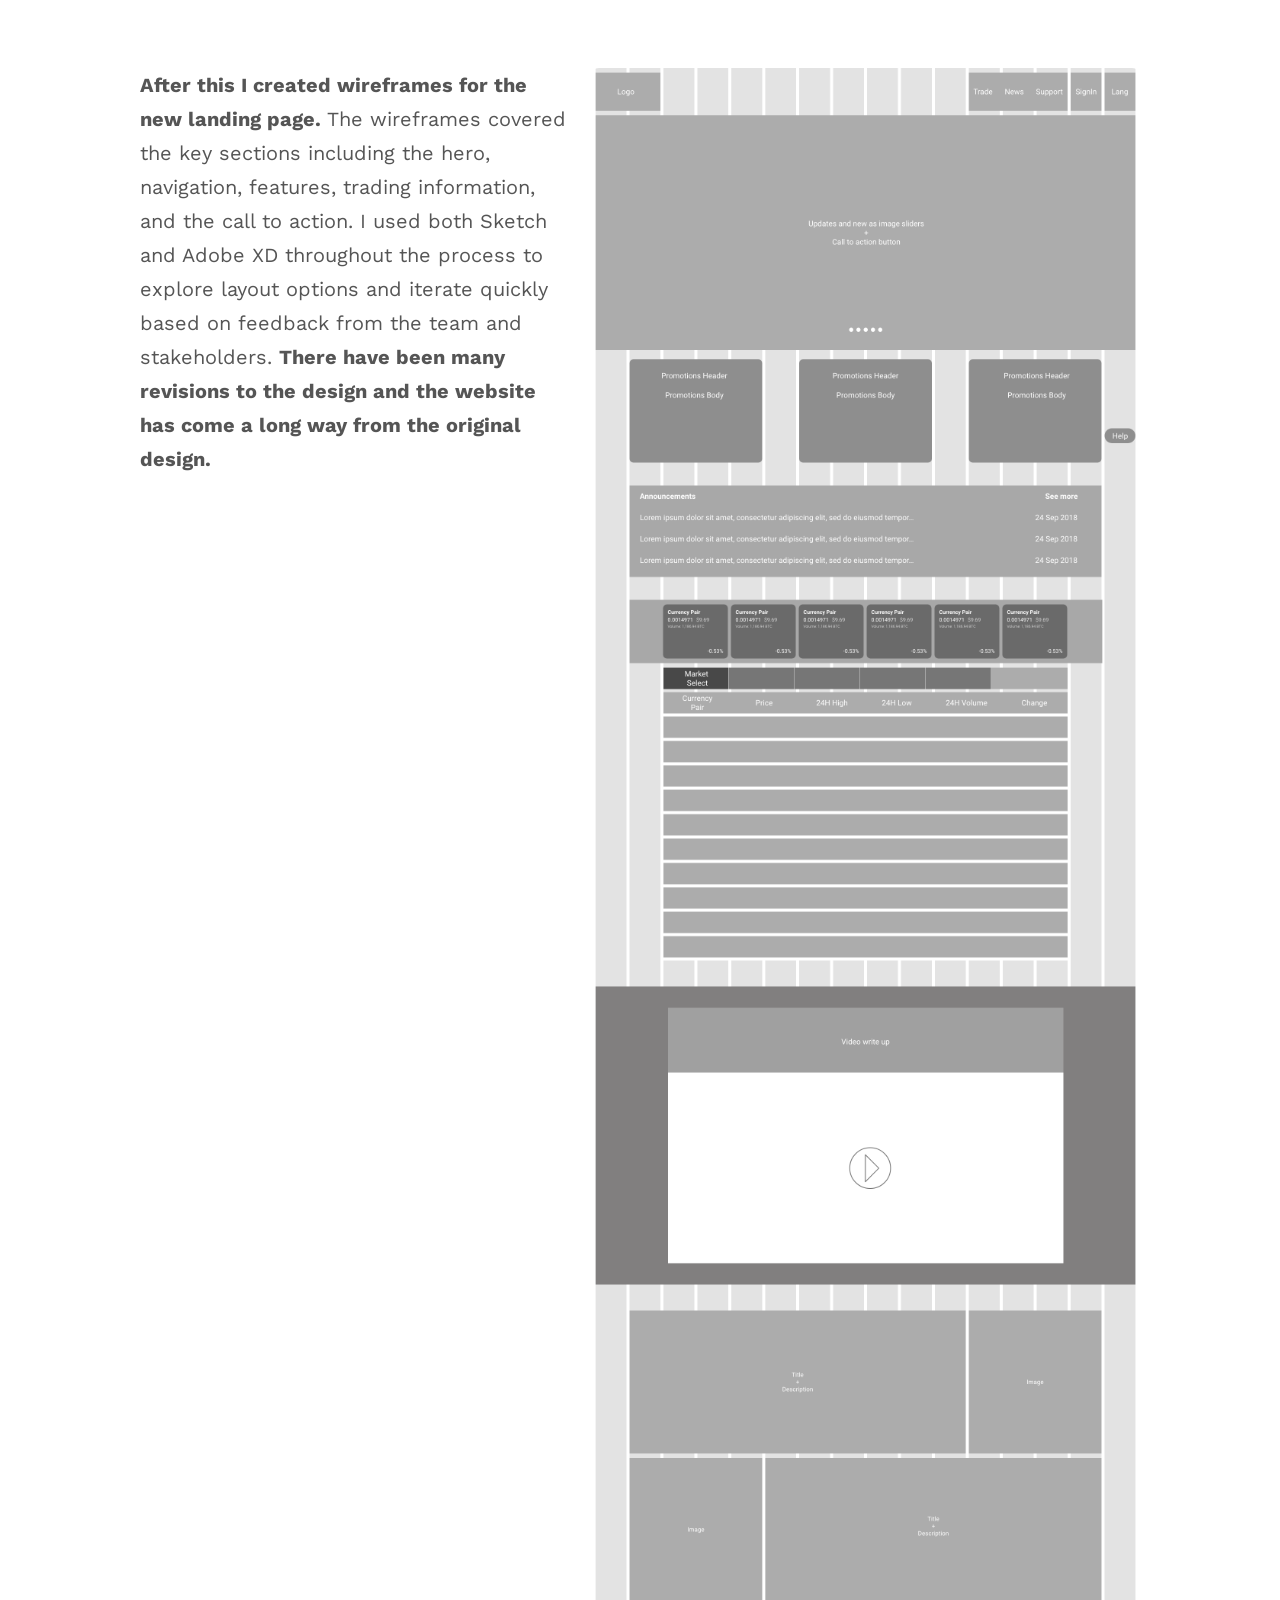
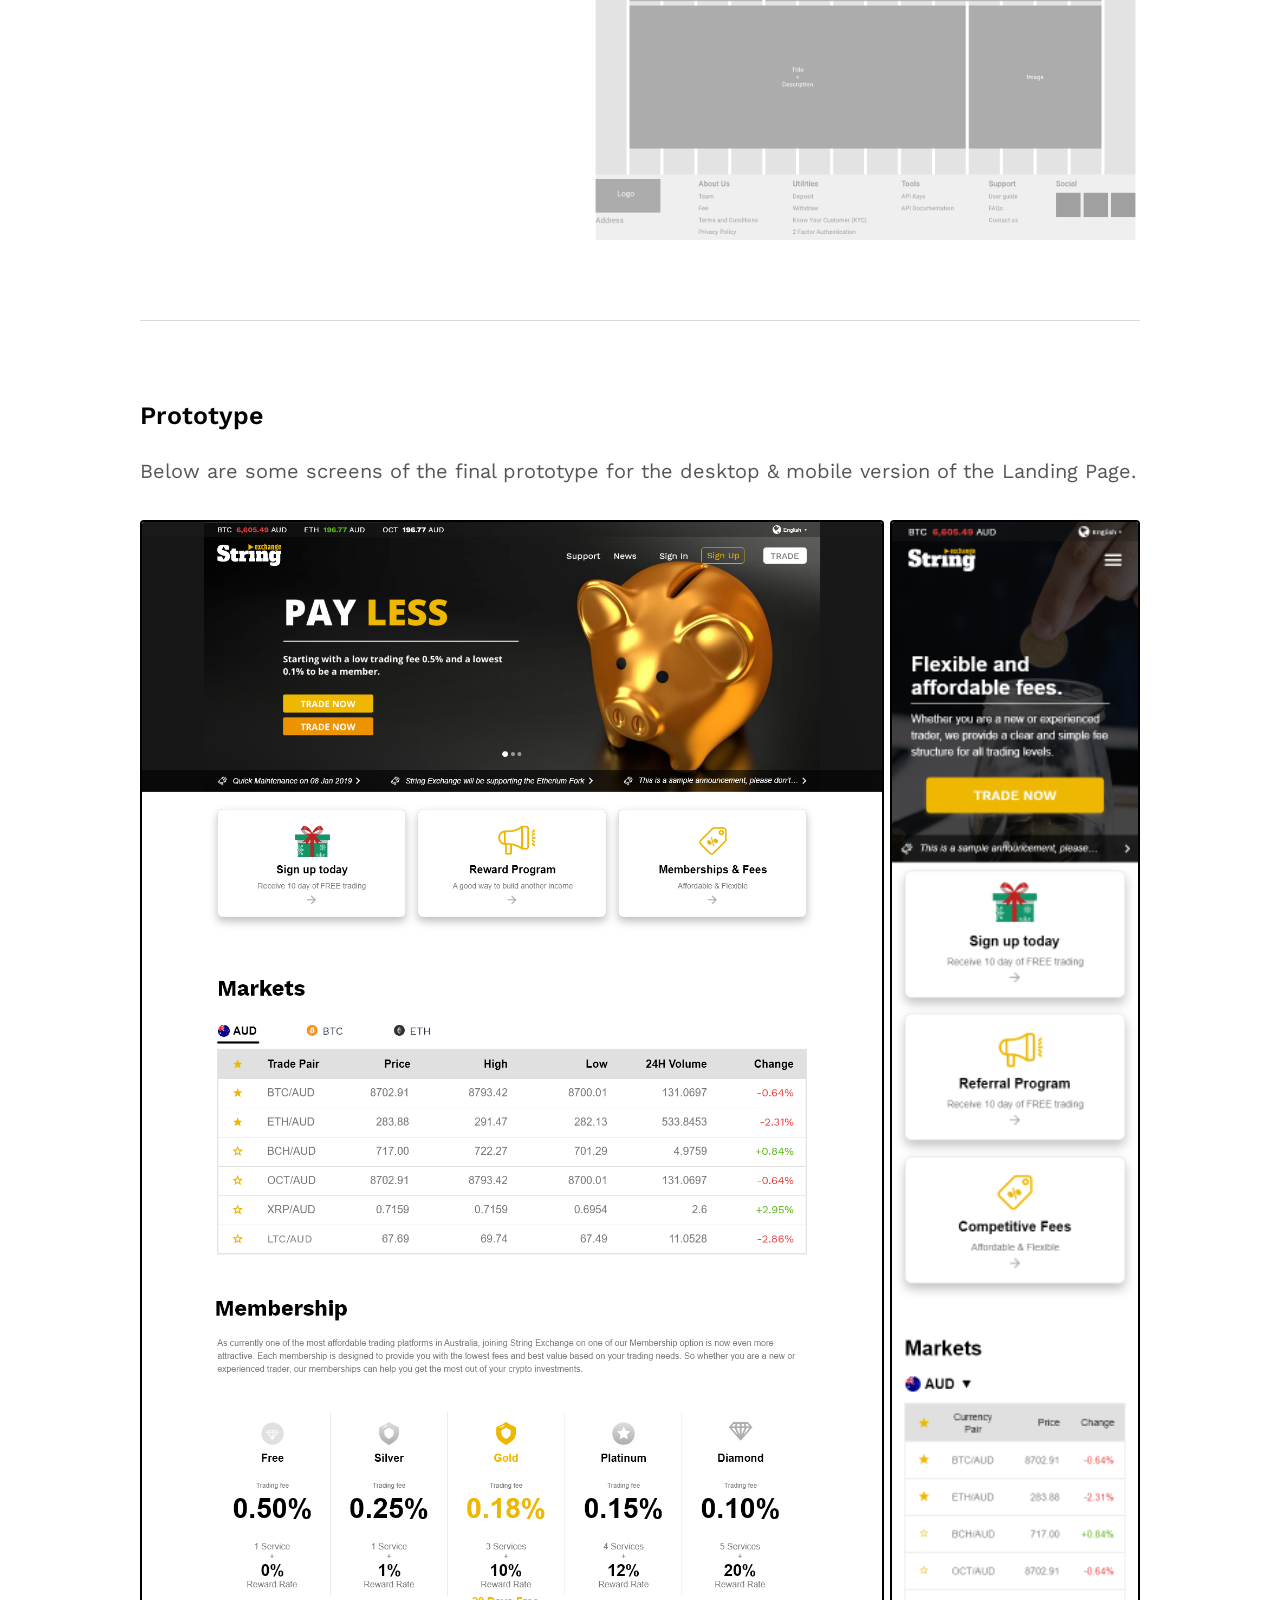
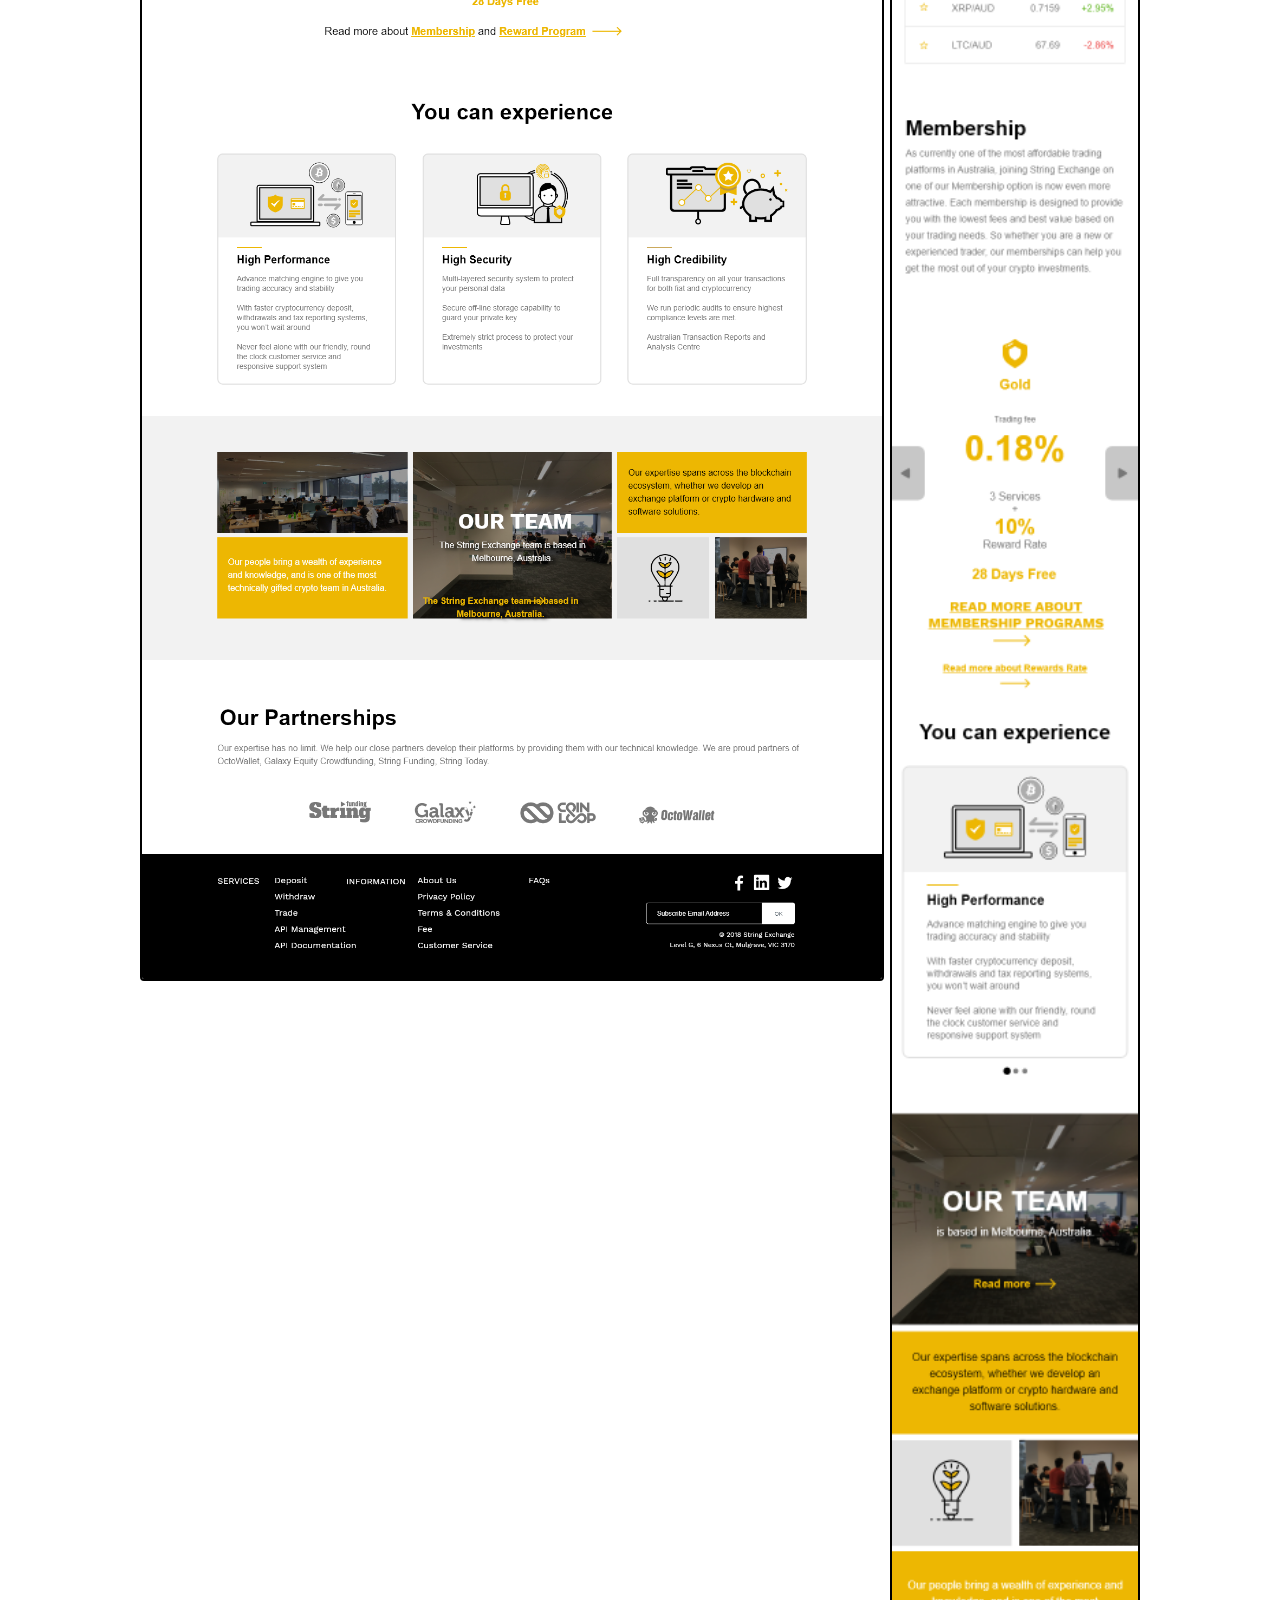
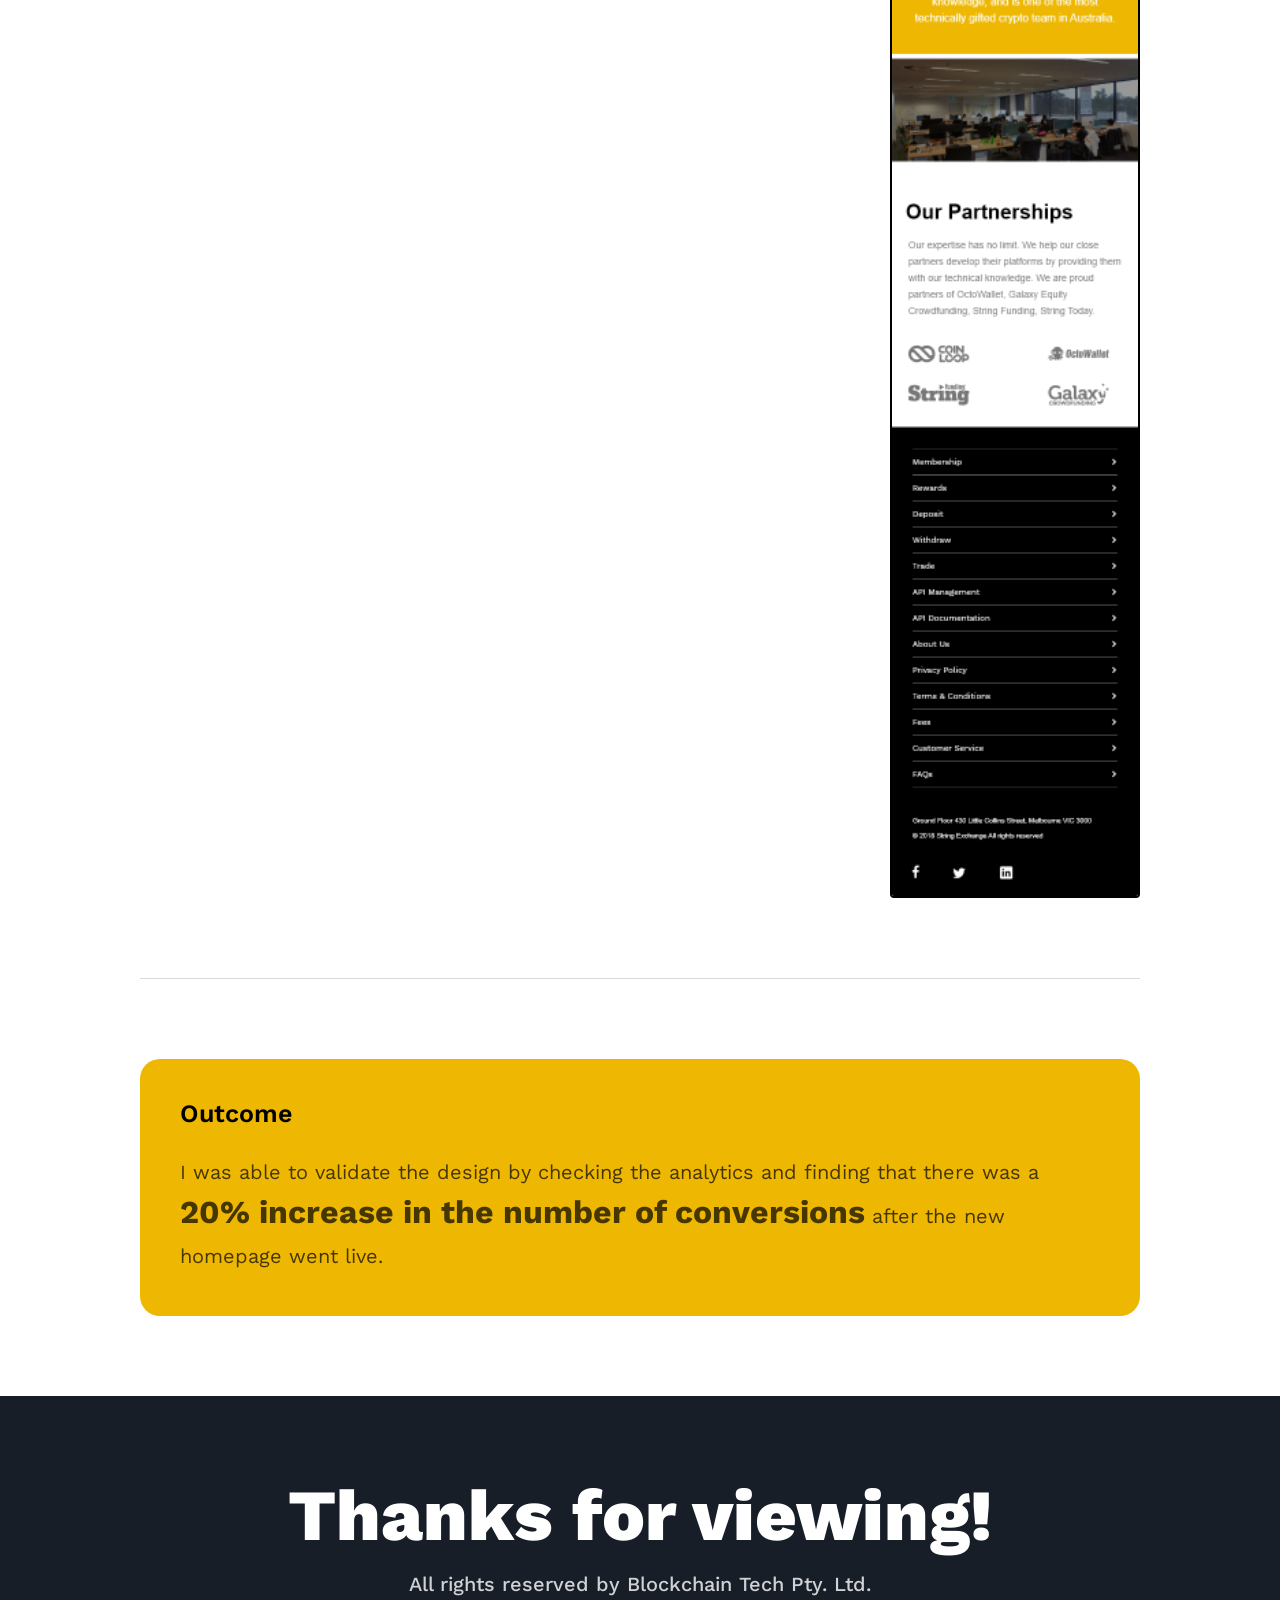
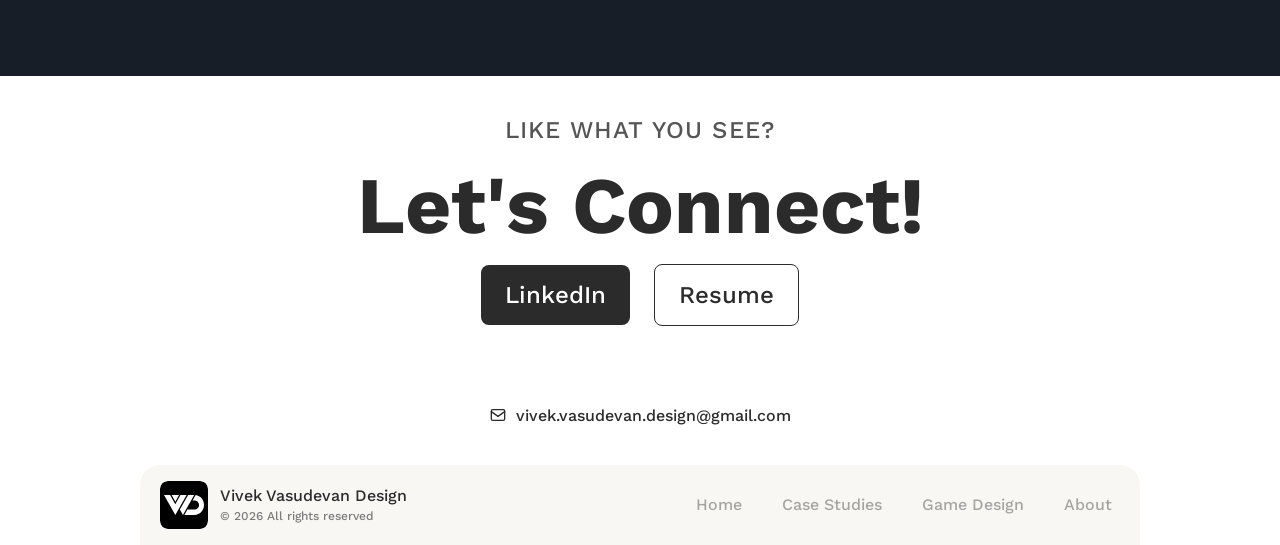
<file: jinance.html>
<!DOCTYPE html>
<html lang="en" data-cs="jinance">
<head>
  <meta charset="UTF-8" />
  <link rel="icon" type="image/svg+xml" href="assets/images/Favicon.svg" />
  <meta name="viewport" content="width=device-width, initial-scale=1.0" />
  <title>Jinance – Vivek Vasudevan Design</title>
  <link rel="stylesheet" href="assets/shared.css" />
  <style>
    /* ─── Reset ──────────────────────────────────────────── */
    html { scroll-behavior: smooth; }
    :root {
      --page-max: 1440px;
      --content-width: 1000px;
      --dark: #171E28;
      --gold: var(--color-accent);
      --body-text: #555555;
    }
    body {
      font-family: var(--font-ui);
      color: var(--color-text);
      background: #fff;
      min-height: 100vh;
    }

    /* ─── NAVIGATION ─────────────────────────────────────── */
    .nav-wrap {
      position: sticky; top: 0; z-index: 100;
      width: 100%; background: var(--dark);
    }
    nav {
      background: var(--dark);
      height: 82px;
      padding: 0 40px;
      display: flex; align-items: center; justify-content: space-between;
      max-width: var(--page-max); margin: 0 auto;
      transition: box-shadow 0.3s;
    }
    nav.scrolled { box-shadow: 0 2px 0 rgba(0,0,0,0.2), 0 8px 24px rgba(0,0,0,0.3); }

    .cs-back-link:hover { opacity: 0.7; }
    .nav-brand {
      display: flex; align-items: center; gap: 9px;
      text-decoration: none;
    }
    .nav-name {
      font-family: var(--font-ui);
      font-size: 20px; font-weight: 700;
      color: #fff; white-space: nowrap;
    }

    /* ─── HERO SECTION ───────────────────────────────────── */
    .jn-hero {
      width: 100%;
      height: 810px;
      background: #000;
      background-image: url('assets/images/Jinance-Hero.jpg');
      background-size: cover;
      background-position: center top;
      position: relative;
      overflow: hidden;
    }
    .jn-hero-overlay {
      position: absolute;
      inset: 0;
      background: linear-gradient(180deg, rgba(255,255,255,0) 0%, rgba(255,255,255,0) 39%, white 53%, white 100%);
      pointer-events: none;
    }
    .jn-hero-pill {
      position: absolute;
      top: 430px;
      left: 50%;
      transform: translateX(-50%);
      width: 769px;
      padding: 31px 43px 35px 40px;
      background: white;
      border-radius: 20px;
      display: flex;
      justify-content: center;
      align-items: center;
      font-family: var(--font-ui);
      font-weight: 700;
      font-size: 28px;
      color: #000;
      white-space: nowrap;
      z-index: 2;
    }
    .jn-hero-meta {
      position: absolute;
      top: 572px;
      left: calc(50% - 502px);
      width: 1004px;
      display: flex;
      gap: 70px;
      align-items: flex-start;
      z-index: 2;
    }
    .jn-hero-meta-left {
      width: 314px;
      flex-shrink: 0;
      display: flex;
      flex-direction: column;
      gap: 24px;
    }
    .jn-hero-meta-right {
      width: 620px;
      display: flex;
      flex-direction: column;
      gap: 24px;
    }
    .jn-meta-heading {
      font-family: var(--font-ui);
      font-weight: 600;
      font-size: 25px;
      color: #000;
    }
    .jn-meta-list {
      list-style: none;
      display: flex;
      flex-direction: column;
      gap: 16px;
    }
    .jn-meta-list li {
      font-family: var(--font-ui);
      font-weight: 400;
      font-size: 20px;
      color: var(--body-text);
      line-height: 30px;
    }
    .jn-meta-body {
      font-family: var(--font-ui);
      font-weight: 400;
      font-size: 20px;
      line-height: 30px;
      color: var(--body-text);
    }

    /* ─── MAIN CONTENT WRAPPER ───────────────────────────── */
    .jn-wrap {
      width: 100%;
      max-width: var(--page-max);
      margin: 0 auto;
      padding: 80px 40px;
      display: flex;
      flex-direction: column;
      align-items: center;
    }
    .jn-inner {
      width: 100%;
      max-width: var(--content-width);
      display: flex;
      flex-direction: column;
      gap: 80px;
    }

    /* ─── SECTION LABEL ──────────────────────────────────── */
    .jn-label {
      font-family: var(--font-ui);
      font-weight: 600;
      font-size: 25px;
      color: #000;
      margin-bottom: 24px;
    }

    /* ─── DIVIDER ────────────────────────────────────────── */
    .jn-divider {
      border: none;
      border-top: 1px solid #D9D9D9;
      width: 100%;
    }

    /* ─── PROCESS ───────────────────────────────────────── */
    .jn-process-row {
      display: flex;
      align-items: flex-start;
      justify-content: space-between;
      width: 100%;
      gap: 8px;
    }
    .jn-process-stage {
      display: flex;
      flex-direction: column;
      align-items: center;
      text-align: center;
      gap: 14px;
      flex: 1;
    }
    .jn-process-icon {
      width: 80px;
      height: 80px;
      object-fit: contain;
    }
    .jn-process-name {
      font-family: var(--font-ui);
      font-weight: 600;
      font-size: 20px;
      color: #000;
    }
    .jn-process-items {
      list-style: none;
      display: flex;
      flex-direction: column;
      gap: 6px;
    }
    .jn-process-items li {
      font-family: var(--font-ui);
      font-weight: 400;
      font-size: 16px;
      color: var(--body-text);
      line-height: 1.5;
    }
    .jn-process-connector {
      display: flex;
      align-items: flex-start;
      justify-content: center;
      padding-top: 28px;
      flex-shrink: 0;
    }
    .jn-process-connector img {
      width: 20px;
      height: auto;
      transform: rotate(-90deg);
      opacity: 0.4;
    }

    /* ─── TOOLS ──────────────────────────────────────────── */
    .jn-tools-row {
      display: flex;
      gap: 20px;
      align-items: center;
      flex-wrap: wrap;
    }
    .jn-tool-icon {
      height: 100px;
      width: auto;
      display: block;
    }

    /* ─── PROBLEM ────────────────────────────────────────── */
    .jn-problem-headline {
      font-family: var(--font-ui);
      font-weight: 700;
      font-size: 30px;
      line-height: 40px;
      color: #000;
      margin-bottom: 20px;
    }
    .jn-body {
      font-family: var(--font-ui);
      font-weight: 400;
      font-size: 20px;
      line-height: 1.7;
      color: var(--body-text);
    }

    /* ─── UNDERSTAND CARDS ───────────────────────────────── */
    .jn-understand-cards {
      display: flex;
      gap: 24px;
    }
    .jn-understand-card {
      background: var(--dark);
      border-radius: 12px;
      padding: 24px;
      flex: 1;
      min-height: 240px;
      font-family: var(--font-ui);
      font-weight: 400;
      font-size: 20px;
      line-height: 32px;
      color: #fff;
    }
    .jn-understand-card strong {
      font-weight: 700;
    }
    .jn-sub-heading {
      font-family: var(--font-ui);
      font-weight: 600;
      font-size: 25px;
      color: #000;
      margin-bottom: 20px;
      margin-top: 16px;
    }
    .jn-bullet-list {
      list-style: disc;
      padding-left: 28px;
      display: flex;
      flex-direction: column;
      gap: 12px;
    }
    .jn-bullet-list li {
      font-family: var(--font-ui);
      font-weight: 400;
      font-size: 20px;
      line-height: 1.7;
      color: var(--body-text);
    }

    /* ─── PERSONAS ───────────────────────────────────────── */
    .jn-persona-section {
      display: flex;
      flex-direction: column;
      gap: 32px;
    }
    .jn-persona-heading {
      font-family: var(--font-ui);
      font-weight: 600;
      font-size: 25px;
      color: #000;
    }
    .jn-persona-intro-row {
      display: flex;
      gap: 32px;
      align-items: flex-start;
    }
    .jn-persona-photo {
      width: 192px;
      height: 192px;
      border-radius: 9999px;
      object-fit: cover;
      border: 2px solid var(--gold);
      flex-shrink: 0;
    }
    .jn-persona-details {
      display: flex;
      flex-direction: column;
      gap: 6px;
    }
    .jn-persona-name {
      font-family: var(--font-ui);
      font-weight: 700;
      font-size: 20px;
      color: var(--body-text);
    }
    .jn-persona-detail {
      font-family: var(--font-ui);
      font-weight: 400;
      font-size: 20px;
      color: var(--body-text);
      line-height: 1.6;
    }

    /* persona 2×2 grid table */
    .jn-persona-grid {
      width: 100%;
      border: 1px solid var(--dark);
      border-radius: 8px;
      overflow: hidden;
      display: grid;
      grid-template-columns: 1fr 1fr;
    }
    .jn-persona-cell {
      border-right: 1px solid var(--dark);
      border-bottom: 1px solid var(--dark);
    }
    .jn-persona-cell:nth-child(2n) { border-right: none; }
    .jn-persona-cell:nth-last-child(-n+2) { border-bottom: none; }
    .jn-persona-cell-header {
      background: var(--dark);
      padding: 24px;
      font-family: var(--font-ui);
      font-weight: 500;
      font-size: 20px;
      color: #fff;
    }
    .jn-persona-cell-body {
      padding: 12px 24px;
      font-family: var(--font-ui);
      font-weight: 400;
      font-size: 20px;
      color: var(--body-text);
      line-height: 1.65;
    }

    /* ─── PERSONA MAP IMAGE ──────────────────────────────── */
    .jn-persona-map {
      width: 100%;
      display: block;
      border-radius: 8px;
      margin-top: 8px;
    }

    /* ─── IDEATE ─────────────────────────────────────────── */
    .jn-paper-images {
      display: flex;
      flex-direction: column;
      align-items: center;
      gap: 24px;
      margin: 24px 0;
    }
    .jn-paper-img {
      max-width: 468px;
      width: 100%;
      display: block;
      border-radius: 8px;
    }
    .jn-ideate-row {
      display: flex;
      gap: 24px;
      align-items: flex-start;
    }
    .jn-ideate-left {
      flex: 1;
      display: flex;
      flex-direction: column;
      gap: 16px;
    }
    .jn-ideate-right {
      flex-shrink: 0;
    }
    .jn-wireframe-img {
      width: 280px;
      display: block;
      border-radius: 8px;
    }

    /* ─── PROTOTYPE ──────────────────────────────────────── */
    .jn-prototype-row {
      display: flex;
      gap: 6px;
      align-items: flex-start;
    }
    .jn-proto-desktop {
      flex: 3;
      display: block;
      width: 100%;
      border: 2px solid #000;
      border-radius: 4px;
    }
    .jn-proto-mobile {
      flex: 1;
      display: block;
      width: 100%;
      border: 2px solid #000;
      border-radius: 4px;
    }

    /* ─── RESULTS / OUTCOME ─────────────────────────────── */
    .jn-results-text {
      font-family: var(--font-ui);
      font-weight: 400;
      font-size: 20px;
      line-height: 1.7;
      color: var(--body-text);
    }
    .jn-results-highlight {
      font-family: var(--font-ui);
      font-weight: 700;
      font-size: 32px;
      color: var(--body-text);
    }
    .jn-outcome-card {
      background: var(--color-accent);
      border-radius: 20px;
      padding: 40px;
      width: 100%;
    }
    .jn-section-label {
      font-family: var(--font-ui);
      font-weight: 600;
      font-size: 25px;
      color: #000;
      margin-bottom: 24px;
    }
    .jn-outcome-text {
      font-family: var(--font-ui);
      font-size: 20px;
      font-weight: 400;
      line-height: 40px;
      color: #000;
      opacity: 0.7;
    }
    .jn-outcome-highlight {
      font-size: 32px;
      font-weight: 700;
      line-height: 40px;
      color: #000;
    }

    /* ─── THANKS BANNER ──────────────────────────────────── */
    .jn-thanks {
      width: 100%;
      background: var(--dark);
      padding: 80px 40px;
      text-align: center;
    }
    .jn-thanks-heading {
      font-family: var(--font-heading);
      font-weight: 800;
      font-size: 72px;
      color: #fff;
      line-height: 1.1;
      margin-bottom: 16px;
    }
    .jn-thanks-sub {
      font-family: var(--font-ui);
      font-weight: 500;
      font-size: 20px;
      color: rgba(255,255,255,0.8);
    }

    /* ─── FOOTER ─────────────────────────────────────────── */
    .footer {
      display: flex; flex-direction: column; align-items: center; gap: 64px;
      width: 100%; max-width: 1200px; padding-top: 0; margin-top: 40px;
    }

    /* ─── SCROLL TO TOP ──────────────────────────────────── */

    .scroll-top:hover { transform: translateY(-4px); }

    /* ─── REVEAL ANIMATION ───────────────────────────────── */

    /* ─── PAGE WRAPPER ───────────────────────────────────── */
    .page {
      max-width: var(--page-max);
      margin: 0 auto;
      display: flex;
      flex-direction: column;
      align-items: center;
    }

    /* ─── RESPONSIVE ─────────────────────────────────────── */
    @media (max-width: 1100px) {
      .jn-hero { height: auto; min-height: 810px; }
      .jn-hero-pill { position: relative; top: auto; left: auto; transform: none; width: calc(100% - 80px); max-width: 769px; margin: 320px auto 0; white-space: normal; text-align: center; }
      .jn-hero-meta { position: relative; top: auto; left: auto; transform: none; width: calc(100% - 80px); max-width: 1004px; margin: 40px auto 60px; }
      .jn-hero-meta-left, .jn-hero-meta-right { width: auto; }
    }
    @media (max-width: 900px) {
      .jn-hero-meta { flex-direction: column; gap: 32px; }
      .jn-hero-meta-left, .jn-hero-meta-right { width: 100%; }
      .jn-understand-cards { flex-direction: column; }
      .jn-persona-intro-row { flex-direction: column; align-items: center; }
      .jn-ideate-row { flex-direction: column; }
      .jn-wireframe-img { width: 100%; }
      .jn-prototype-row { flex-direction: column; }
      .jn-thanks-heading { font-size: 48px; }
      nav { padding: 0 20px; }

      .footer { max-width: 100%; }
    }
    @media (max-width: 600px) {
      .jn-hero-pill { width: calc(100% - 40px); margin-top: 280px; font-size: 20px; padding: 24px 28px; }
      .jn-hero-meta { width: calc(100% - 40px); margin-left: auto; margin-right: auto; }
      .jn-wrap { padding: 60px 20px; }
      .jn-thanks-heading { font-size: 36px; }

      .scroll-top { right: 8px; width: 60px; height: 60px; }
      .scroll-top img { width: 60px; height: 60px; }
      .jn-persona-grid { grid-template-columns: 1fr; }
      .jn-persona-cell:nth-child(2n) { border-right: 1px solid var(--dark); }
      .jn-persona-cell:nth-last-child(-n+2) { border-bottom: 1px solid var(--dark); }
      .jn-persona-cell:last-child { border-bottom: none; }
      nav { padding: 0 16px; }
    }
  </style>
<link rel="stylesheet" href="assets/responsive.css" />
</head>
<body>

<!-- ═══ NAVIGATION ══════════════════════════════════════ -->
<div class="nav-wrap">
  <nav id="main-nav">
    <a href="index.html" class="cs-back-link" aria-label="Go back to home">
      <svg width="20" height="20" viewBox="0 0 20 20" fill="none" xmlns="http://www.w3.org/2000/svg">
        <path d="M15.8333 10H4.16667M4.16667 10L10 15.8333M4.16667 10L10 4.16667" stroke="#fff" stroke-width="2" stroke-linecap="round" stroke-linejoin="round"/>
      </svg>
      Back
    </a>
    <a href="index.html" class="nav-brand">
      <img src="assets/images/VivekVasudevanDesign_Logo.svg" alt="VD logo" width="48" height="48" style="border-radius:8px;flex-shrink:0;" />
      <span class="nav-name">Vivek Vasudevan</span>
    </a>
  </nav>
</div>

<!-- ═══ HERO SECTION ════════════════════════════════════ -->
<section class="jn-hero">
  <div class="jn-hero-overlay"></div>
  <div class="jn-hero-pill">
    Jinance - An Australian Cryptocurrency exchange
  </div>
  <div class="jn-hero-meta reveal">
    <div class="jn-hero-meta-left">
      <h2 class="jn-meta-heading">My Role</h2>
      <ul class="jn-meta-list">
        <li>UX/UI Designer</li>
        <li>Delegate work to other designer</li>
        <li>Lockdown and finalize designs</li>
      </ul>
    </div>
    <div class="jn-hero-meta-right">
      <h2 class="jn-meta-heading">My Deliverable</h2>
      <p class="jn-meta-body">Responsible for the competitive research of different exchange platforms, conduct user interviews, create user personas, information architecture + wireframes for the website, clickable prototype and final presentation</p>
    </div>
  </div>
</section>

<!-- ═══ MAIN CONTENT ════════════════════════════════════ -->
<div class="jn-wrap">
  <div class="jn-inner">

    <!-- TOOLS -->
    <section class="reveal">
      <h2 class="jn-label">Tools</h2>
      <div class="jn-tools-row">
        <img class="jn-tool-icon" src="assets/images/Jinance-Tool-Sketch.png" alt="Sketch" />
        <img class="jn-tool-icon" src="assets/images/Jinance-Tool-XD.png" alt="Adobe XD" />
        <img class="jn-tool-icon" src="assets/images/Jinance-Tool-Photoshop.png" alt="Photoshop" />
        <img class="jn-tool-icon" src="assets/images/Jinance-Tool-Illustrator.png" alt="Illustrator" />
        <img class="jn-tool-icon" src="assets/images/Jinance-Tool-Atlassian.svg" alt="Atlassian" />
        <img class="jn-tool-icon" src="assets/images/Jinance-Tool-Lanhu.svg" alt="Lanhu" />
      </div>
    </section>

    <hr class="jn-divider" />

    <!-- PROCESS -->
    <section class="reveal">
      <h2 class="jn-label">Process</h2>
      <div class="jn-process-row">

        <div class="jn-process-stage">
          <img class="jn-process-icon" src="assets/images/Process-Understand.svg" alt="Understand" />
          <div class="jn-process-name">Understand</div>
          <ul class="jn-process-items">
            <li>Research</li>
            <li>1 on 1 Interviews</li>
            <li>Surveys</li>
          </ul>
        </div>

        <div class="jn-process-connector">
          <img src="assets/images/Process-Arrow.svg" alt="" />
        </div>

        <div class="jn-process-stage">
          <img class="jn-process-icon" src="assets/images/Process-Define.svg" alt="Define" />
          <div class="jn-process-name">Define</div>
          <ul class="jn-process-items">
            <li>User Personas</li>
            <li>Journey Map</li>
          </ul>
        </div>

        <div class="jn-process-connector">
          <img src="assets/images/Process-Arrow.svg" alt="" />
        </div>

        <div class="jn-process-stage">
          <img class="jn-process-icon" src="assets/images/Process-Ideate.svg" alt="Ideate" />
          <div class="jn-process-name">Ideate</div>
          <ul class="jn-process-items">
            <li>Wireframes</li>
            <li>Lo-fi Sketches</li>
          </ul>
        </div>

        <div class="jn-process-connector">
          <img src="assets/images/Process-Arrow.svg" alt="" />
        </div>

        <div class="jn-process-stage">
          <img class="jn-process-icon" src="assets/images/Process-Prototype.svg" alt="Prototype" />
          <div class="jn-process-name">Prototype</div>
          <ul class="jn-process-items">
            <li>Hi-fi mock-ups</li>
            <li>Clickable prototype</li>
          </ul>
        </div>

        <div class="jn-process-connector">
          <img src="assets/images/Process-Arrow.svg" alt="" />
        </div>

        <div class="jn-process-stage">
          <img class="jn-process-icon" src="assets/images/Process-Validate.svg" alt="Validate" />
          <div class="jn-process-name">Validate</div>
          <ul class="jn-process-items">
            <li>Presentation</li>
            <li>Analysis</li>
          </ul>
        </div>

      </div>
    </section>

    <hr class="jn-divider" />

    <!-- PROBLEM -->
    <section class="reveal">
      <h2 class="jn-label">Problem</h2>
      <p class="jn-problem-headline">The exchange platform did not clearly communicate what it was for neither did the home page drive the users to trade</p>
      <p class="jn-body">The landing page needed a huge overhaul and needed to convert more people visiting the page. In my role as a UX Designer, I worked with the CEO, BAs &amp; Marketing team to further discuss these pain points and possible solutions. As the project continued I met with them regularly. I made sure to inform them of my progress and share any research I conducted.</p>
    </section>

    <hr class="jn-divider" />

    <!-- UNDERSTAND -->
    <section class="reveal">
      <h2 class="jn-label">Understand</h2>
      <div class="jn-understand-cards">
        <div class="jn-understand-card">
          Research and analyze different <strong>exchange platforms (competitors)</strong> noting everything they do to organize their site.
        </div>
        <div class="jn-understand-card">
          Conduct 1 on 1 interviews with people who attend the blockchain meetups and friends working with financial institutions.
        </div>
        <div class="jn-understand-card">
          Gain knowledge of best practices <strong>for website design. I learned about</strong> heuristics evaluations, usability tests, and scannability.
        </div>
      </div>

      <div style="margin-top: 48px;">
        <h3 class="jn-sub-heading">Key takeaways from the research and interviews</h3>
        <ul class="jn-bullet-list">
          <li>Most of the users could not understand what Jinance was by looking at the landing page.</li>
          <li>There was no information about the people behind the exchange platform.</li>
          <li>There was no call to action for the main purpose of the site.</li>
          <li>The important information was on the secondary and tertiary levels of the website &amp; the content was not organized.</li>
          <li>They spoke about the limited time they had to understand an exchange website and the need to access information quickly and easily.</li>
        </ul>
      </div>
    </section>

    <hr class="jn-divider" />

    <!-- DEFINE -->
    <section class="reveal">
      <h2 class="jn-label">Define</h2>

      <!-- Persona 1: Casual Trader -->
      <div class="jn-persona-section" style="margin-bottom: 64px;">
        <h3 class="jn-persona-heading">Casual Trader</h3>
        <div class="jn-persona-intro-row">
          <img class="jn-persona-photo" src="assets/images/Jinance-Persona-Justin.jpg" alt="Casual Trader persona photo" style="width:192px;height:192px;border-radius:50%;border:2px solid var(--color-accent);" />
          <div class="jn-persona-details">
            <p class="jn-persona-name">"Just for fun" Justin</p>
            <p class="jn-persona-detail">Age: 25–30</p>
            <p class="jn-persona-detail">Location: Penrith NSW</p>
            <p class="jn-persona-detail">Family Status: Single</p>
            <p class="jn-persona-detail">Career/Industry: Sales Rep – tech</p>
            <p class="jn-persona-detail">Education: Undergraduate – IT</p>
          </div>
        </div>
        <div class="jn-persona-grid">
          <div class="jn-persona-cell">
            <div class="jn-persona-cell-header">Goals</div>
            <div class="jn-persona-cell-body">He's a tech-savvy sales rep who's starting to save money and wants to get into cryptocurrency trading to build a healthy financial safety net and buy a property in the near future.</div>
          </div>
          <div class="jn-persona-cell">
            <div class="jn-persona-cell-header">Motivators</div>
            <div class="jn-persona-cell-body">He wants to trade digital currencies because of the growing crypto market and high return potentials. He sees blockchain and the crypto market as the investing tools of the future so he wants to get in early.</div>
          </div>
          <div class="jn-persona-cell">
            <div class="jn-persona-cell-header">Challenges</div>
            <div class="jn-persona-cell-body">Inexperienced investor, has a fear of the unpredictable market but understands that some risks need to be taken. Does not trust the unregulated crypto market. Concerned about exchange provider reputation. Fears losing his money to scammy platforms. Wants someone to hold his hand while he gets started, so customer service is important to him. There is a lot of information online, he doesn't want to be bombarded with information.</div>
          </div>
          <div class="jn-persona-cell">
            <div class="jn-persona-cell-header">Sources of information</div>
            <div class="jn-persona-cell-body">Social: Facebook, LinkedIn, Google, Telegram. Online channels: CoinTelegraf, CoinMarketCap, and BitcoinTalk.</div>
          </div>
        </div>
        <img class="jn-persona-map reveal" src="assets/images/Jinance-JourneyMap.jpg" alt="Jinance journey map" style="width:100%;" />
      </div>

      <!-- Persona 2: Frequent Trader -->
      <div class="jn-persona-section" style="margin-bottom: 64px;">
        <h3 class="jn-persona-heading">Frequent Trader</h3>
        <div class="jn-persona-intro-row">
          <img class="jn-persona-photo" src="assets/images/Jinance-Persona-Freddie.jpg" alt="Frequent Trader persona photo" style="width:192px;height:192px;border-radius:50%;border:2px solid var(--color-accent);" />
          <div class="jn-persona-details">
            <p class="jn-persona-name">"Frequent Freddie"</p>
            <p class="jn-persona-detail">Age: 30–40</p>
            <p class="jn-persona-detail">Location: Newcastle NSW</p>
            <p class="jn-persona-detail">Family Status: Married, three kids</p>
            <p class="jn-persona-detail">Career/Industry: FMCG Marketing Director</p>
            <p class="jn-persona-detail">Education: Bachelor of Business</p>
          </div>
        </div>
        <div class="jn-persona-grid">
          <div class="jn-persona-cell">
            <div class="jn-persona-cell-header">Goals</div>
            <div class="jn-persona-cell-body">Freddie knows that the sector is growing and wants to be at the forefront of it. He likes the idea of trading digital currency because he knows it can be highly profitable, he wants to be financially independent before retiring. He can't risk losing his crypto investments so security is very important.</div>
          </div>
          <div class="jn-persona-cell">
            <div class="jn-persona-cell-header">Motivators</div>
            <div class="jn-persona-cell-body">He's been involved for several years and has already managed to earn a fair chunk. He's a true blockchain supporter who believes in the cryptocurrency idea itself and promotes it in every possible way.</div>
          </div>
          <div class="jn-persona-cell">
            <div class="jn-persona-cell-header">Challenges</div>
            <div class="jn-persona-cell-body">Busy lifestyle and family commitments make him unable to spend too much time on the platform. He needs an exchange that is not only the most affordable, but also easy to use, fast and trustworthy. He knows about other platforms rewards programs, so he wants the best possible deals.</div>
          </div>
          <div class="jn-persona-cell">
            <div class="jn-persona-cell-header">Sources of information</div>
            <div class="jn-persona-cell-body">Social media groups, Online crypto channels.</div>
          </div>
        </div>
      </div>

      <!-- Persona 3: Advanced Trader -->
      <div class="jn-persona-section">
        <h3 class="jn-persona-heading">Advanced Trader</h3>
        <div class="jn-persona-intro-row">
          <img class="jn-persona-photo" src="assets/images/Jinance-Persona-Sam.jpg" alt="Advanced Trader persona photo" style="width:192px;height:192px;border-radius:50%;border:2px solid var(--color-accent);" />
          <div class="jn-persona-details">
            <p class="jn-persona-name">"Sophisticated Sam"</p>
            <p class="jn-persona-detail">Age: 30–45</p>
            <p class="jn-persona-detail">Location: Melbourne VIC</p>
            <p class="jn-persona-detail">Family Status: Married, small family</p>
            <p class="jn-persona-detail">Career/Industry: Management Level</p>
            <p class="jn-persona-detail">Education: Bachelor of IT / MBA</p>
          </div>
        </div>
        <div class="jn-persona-grid">
          <div class="jn-persona-cell">
            <div class="jn-persona-cell-header">Goals</div>
            <div class="jn-persona-cell-body">His income now rests on his trading success. Sam's objective is to achieve a comfortable lifestyle, financially free to spend more time doing the things important to him. He wants to be in control of his own time.</div>
          </div>
          <div class="jn-persona-cell">
            <div class="jn-persona-cell-header">Motivators</div>
            <div class="jn-persona-cell-body">He made a fair bit of money trading the stock market and cryptocurrency. He seeks a connection to the world of crypto trading and would relish any social opportunity and wants to remain in the know. Industry updates in the form of reports are important to him.</div>
          </div>
          <div class="jn-persona-cell">
            <div class="jn-persona-cell-header">Challenges</div>
            <div class="jn-persona-cell-body">Busy lifestyle and with a family to support, risk has to be monitored. Due to his previous experience, his knowledge is extensive and he's quite set in his own ways. Changing platform would be hard for him, he's loyal to his current one.</div>
          </div>
          <div class="jn-persona-cell">
            <div class="jn-persona-cell-header">Sources of information</div>
            <div class="jn-persona-cell-body">Social media groups, Online crypto channels, industry reports.</div>
          </div>
        </div>
      </div>
    </section>

    <hr class="jn-divider" />

    <!-- IDEATE -->
    <section class="reveal">
      <h2 class="jn-label">Ideate</h2>
      <p class="jn-body">I had a brainstorming session with my colleague and came with rough designs for the new look of the website. I made a paper prototype of the home page and tested it out with a few of my colleagues to see if it was having the desired result.</p>

      <div class="jn-paper-images" style="margin-bottom:80px;">
        <img class="jn-paper-img" src="assets/images/Jinance-Sketch-Group.png" alt="Jinance sketch group" style="max-width:468px;width:100%;display:block;margin:0 auto;" />
      </div>

      <div class="jn-ideate-row">
        <div class="jn-ideate-left">
          <p class="jn-body"><strong>After this I created wireframes for the new landing page.</strong> The wireframes covered the key sections including the hero, navigation, features, trading information, and the call to action. I used both Sketch and Adobe XD throughout the process to explore layout options and iterate quickly based on feedback from the team and stakeholders. <strong>There have been many revisions to the design and the website has come a long way from the original design.</strong></p>
        </div>
        <div class="jn-ideate-right">
          <img class="jn-wireframe-img" src="assets/images/Jinance-Wireframes.jpg" alt="Jinance wireframes" style="width:549px;" />
        </div>
      </div>
    </section>

    <hr class="jn-divider" />

    <!-- PROTOTYPE -->
    <section class="reveal">
      <h2 class="jn-label">Prototype</h2>
      <p class="jn-body" style="margin-bottom: 32px;">Below are some screens of the final prototype for the desktop &amp; mobile version of the Landing Page.</p>
      <div class="jn-prototype-row">
        <img class="jn-proto-desktop" src="assets/images/Jinance-Prototype-Desktop.jpg" alt="Jinance desktop prototype" />
        <img class="jn-proto-mobile" src="assets/images/Jinance-Prototype-Mobile.jpg" alt="Jinance mobile prototype" />
      </div>
    </section>

    <hr class="jn-divider" />

    <!-- OUTCOME -->
    <section class="reveal">
      <div class="jn-outcome-card">
        <h3 class="jn-section-label">Outcome</h3>
        <p class="jn-outcome-text">
          I was able to validate the design by checking the analytics and finding that there was a
          <strong class="jn-outcome-highlight">20% increase in the number of conversions</strong>
          after the new homepage went live.
        </p>
      </div>
    </section>

  </div><!-- /jn-inner -->
</div><!-- /jn-wrap -->

<!-- ═══ THANKS BANNER ═══════════════════════════════════ -->
<div class="jn-thanks reveal">
  <h2 class="jn-thanks-heading">Thanks for viewing!</h2>
  <p class="jn-thanks-sub">All rights reserved by Blockchain Tech Pty. Ltd.</p>
</div>

<!-- ═══ FOOTER ═══════════════════════════════════════════ -->
<div class="page" style="width:100%;padding-bottom:0;">
  <footer class="footer" id="footer">
    <div class="footer-cta reveal">
      <p class="footer-eyebrow">Like what you see?</p>
      <div class="footer-headline-wrap">
        <h2 class="footer-headline">Let's Connect!</h2>
        <div class="footer-btns">
          <a class="btn-filled" href="https://www.linkedin.com/in/vivek-vasudevan/" target="_blank" rel="noopener">LinkedIn</a>
          <a class="btn-outline" href="assets/VivekVasudevan_Resume.pdf" download="VivekVasudevan_Resume.pdf">Resume</a>
        </div>
      </div>
    </div>
    <div class="footer-bottom-area reveal">
      <a class="footer-email-link" href="mailto:vivek.vasudevan.design@gmail.com" target="_blank" rel="noopener">
        <svg width="16" height="16" viewBox="0 0 16 16" fill="none" xmlns="http://www.w3.org/2000/svg" aria-hidden="true"><rect x="1.33" y="2.67" width="13.33" height="10.67" rx="1.33" stroke="#2b2b2b" stroke-width="1.33" stroke-linejoin="round"/><path d="M1.33 4.67 L8 9.33 L14.67 4.67" stroke="#2b2b2b" stroke-width="1.33" stroke-linecap="round" stroke-linejoin="round"/></svg>
        vivek.vasudevan.design@gmail.com
      </a>
      <div class="footer-bottom-nav">
        <a href="index.html" class="footer-brand">
          <img src="assets/images/VivekVasudevanDesign_Logo.svg" alt="VD logo" width="48" height="48" style="border-radius:8px;flex-shrink:0;" />
          <div class="footer-brand-text">
            <span class="footer-brand-name">Vivek Vasudevan Design</span>
            <span class="footer-brand-copy">© 2026 All rights reserved</span>
          </div>
        </a>
        <ul class="footer-nav-links">
          <li><a href="index.html">Home</a></li>
          <li><a href="index.html#case-studies">Case Studies</a></li>
          <li><a href="game-design/index.html">Game Design</a></li>
          <li><a href="about.html">About</a></li>
        </ul>
      </div>
    </div>
  </footer>
</div>

<!-- ═══ SCROLL TO TOP ═══════════════════════════════════ -->
<div class="scroll-top-tooltip" id="scrollTooltip">Back to top</div>
<button class="scroll-top" id="scrollTopBtn" onclick="window.scrollTo({top:0,behavior:'smooth'})" aria-label="Scroll to top">
  <img src="assets/images/Btn_ScrollTop.svg" alt="" />
</button>

<script>
  const nav = document.getElementById('main-nav');
  const scrollTopBtn = document.getElementById('scrollTopBtn');
  const scrollTooltip = document.getElementById('scrollTooltip');

  scrollTopBtn.addEventListener('mouseenter', () => {
    if (scrollTopBtn.classList.contains('visible')) scrollTooltip.classList.add('visible');
  });
  scrollTopBtn.addEventListener('mouseleave', () => scrollTooltip.classList.remove('visible'));

  window.addEventListener('scroll', () => {
    nav.classList.toggle('scrolled', window.scrollY > 20);
    scrollTopBtn.classList.toggle('visible', window.scrollY > 400);
  });

  const observer = new IntersectionObserver((entries) => {
    entries.forEach(e => { if (e.isIntersecting) e.target.classList.add('visible'); });
  }, { threshold: 0.08, rootMargin: '0px 0px -60px 0px' });
  document.querySelectorAll('.reveal').forEach(el => observer.observe(el));

  function updatePos() {
    const vw = window.innerWidth;
    const right = vw > 1440 ? ((vw - 1440) / 2 + 20) + 'px' : '20px';
    scrollTopBtn.style.right = right;
    scrollTooltip.style.right = right;
  }
  updatePos();
  window.addEventListener('resize', updatePos);
</script>
</body>
</html>
</file>
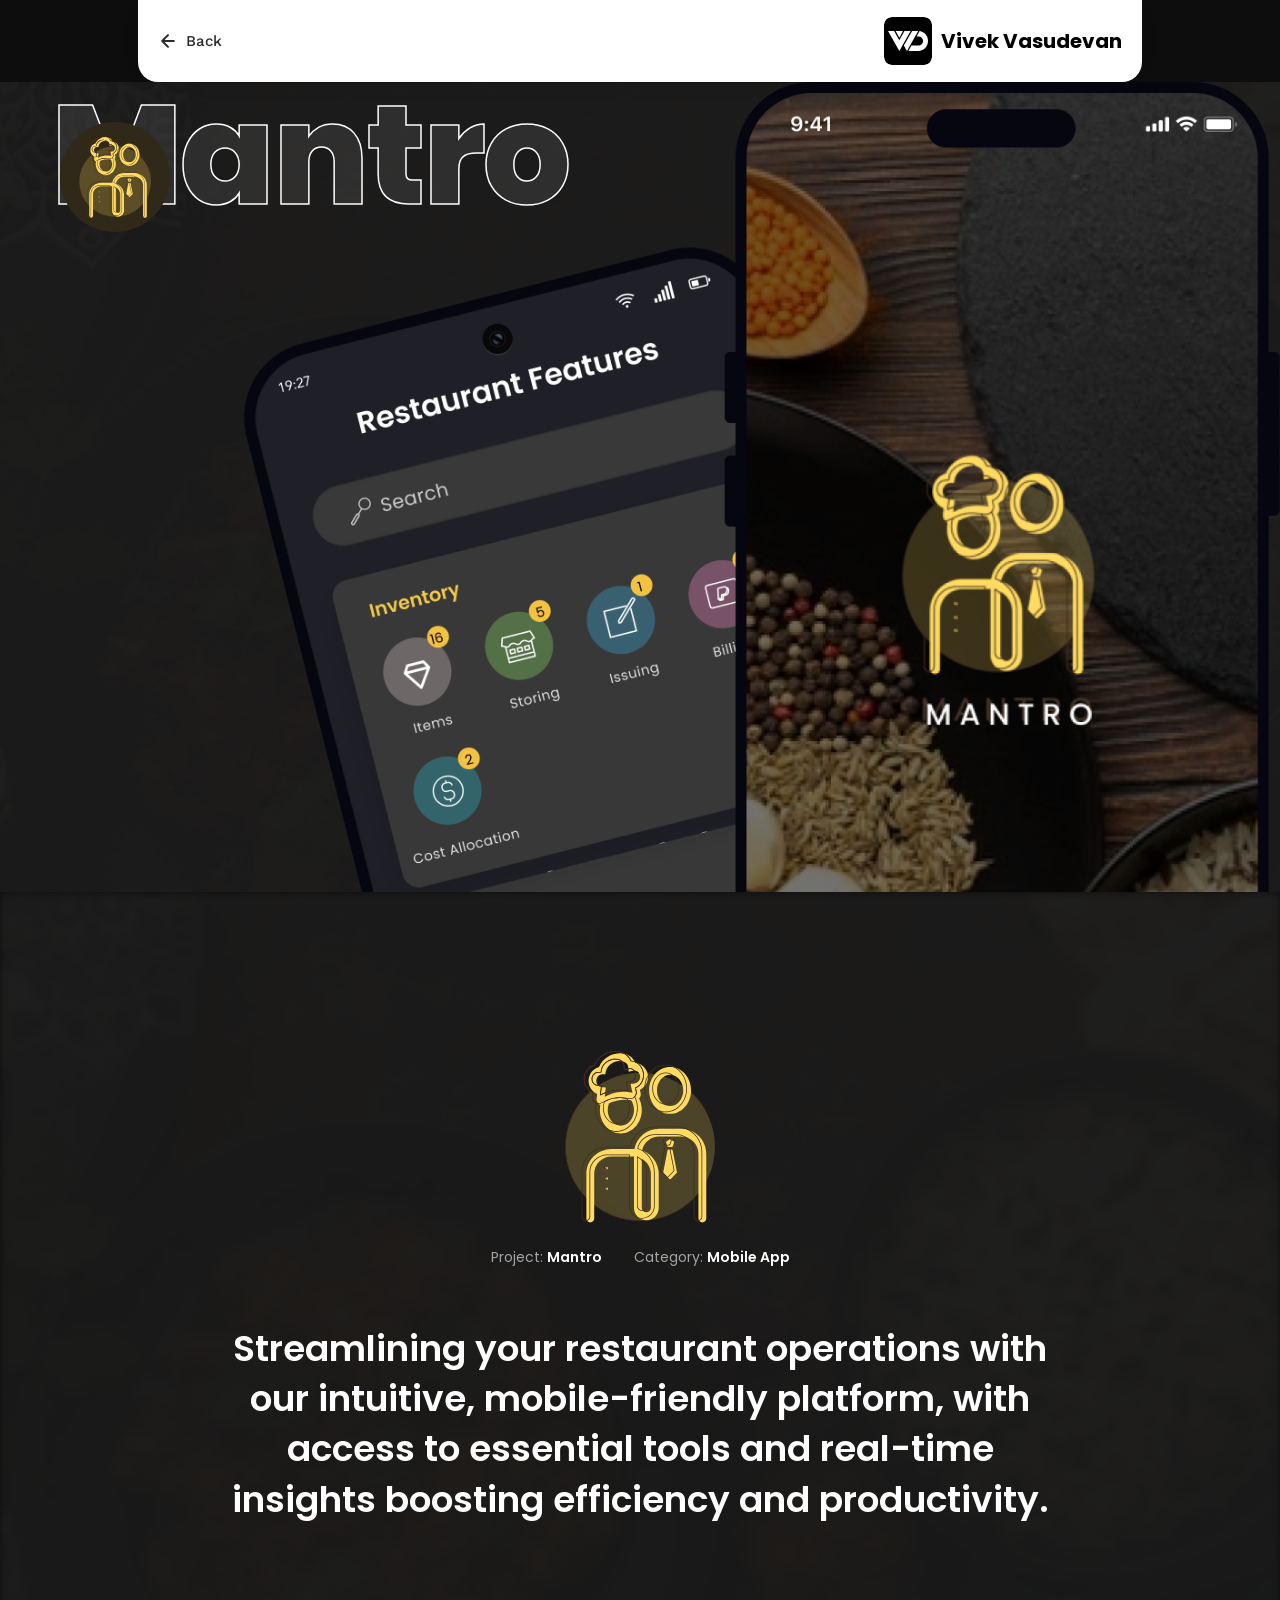
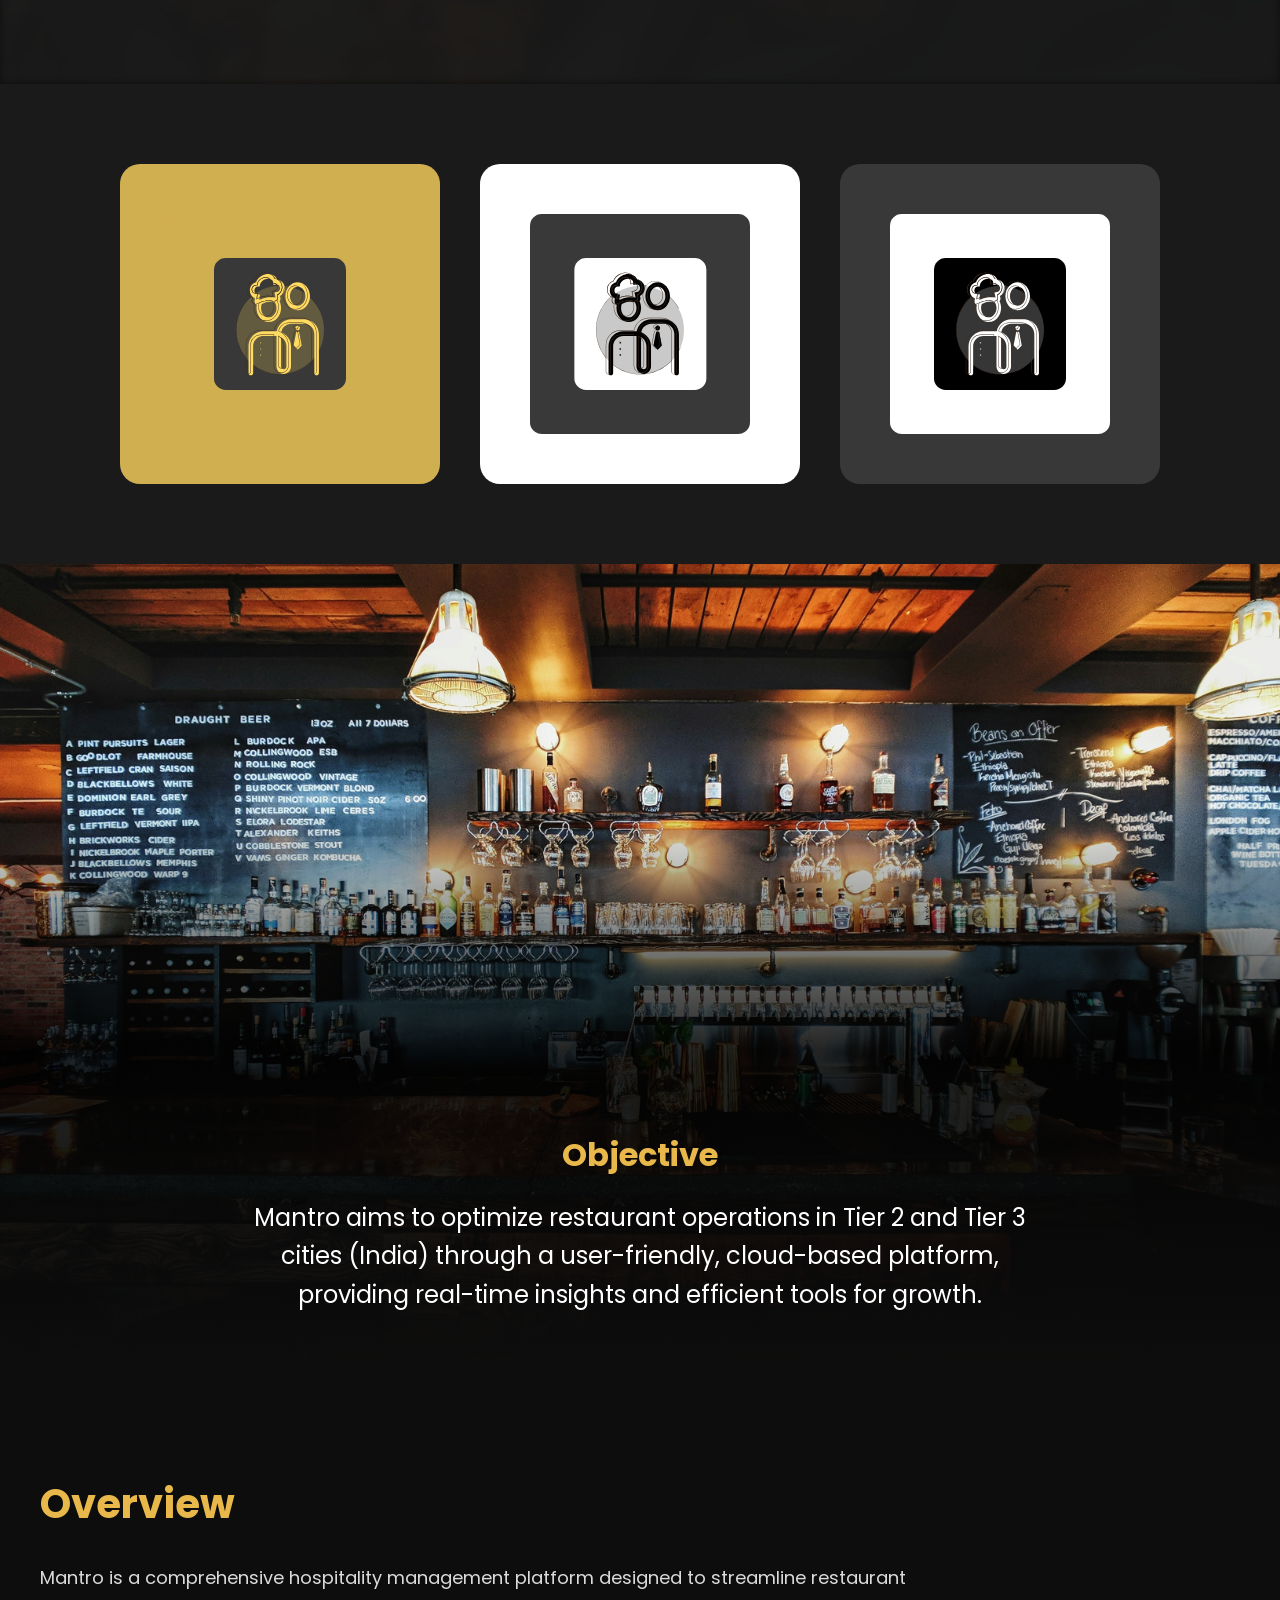
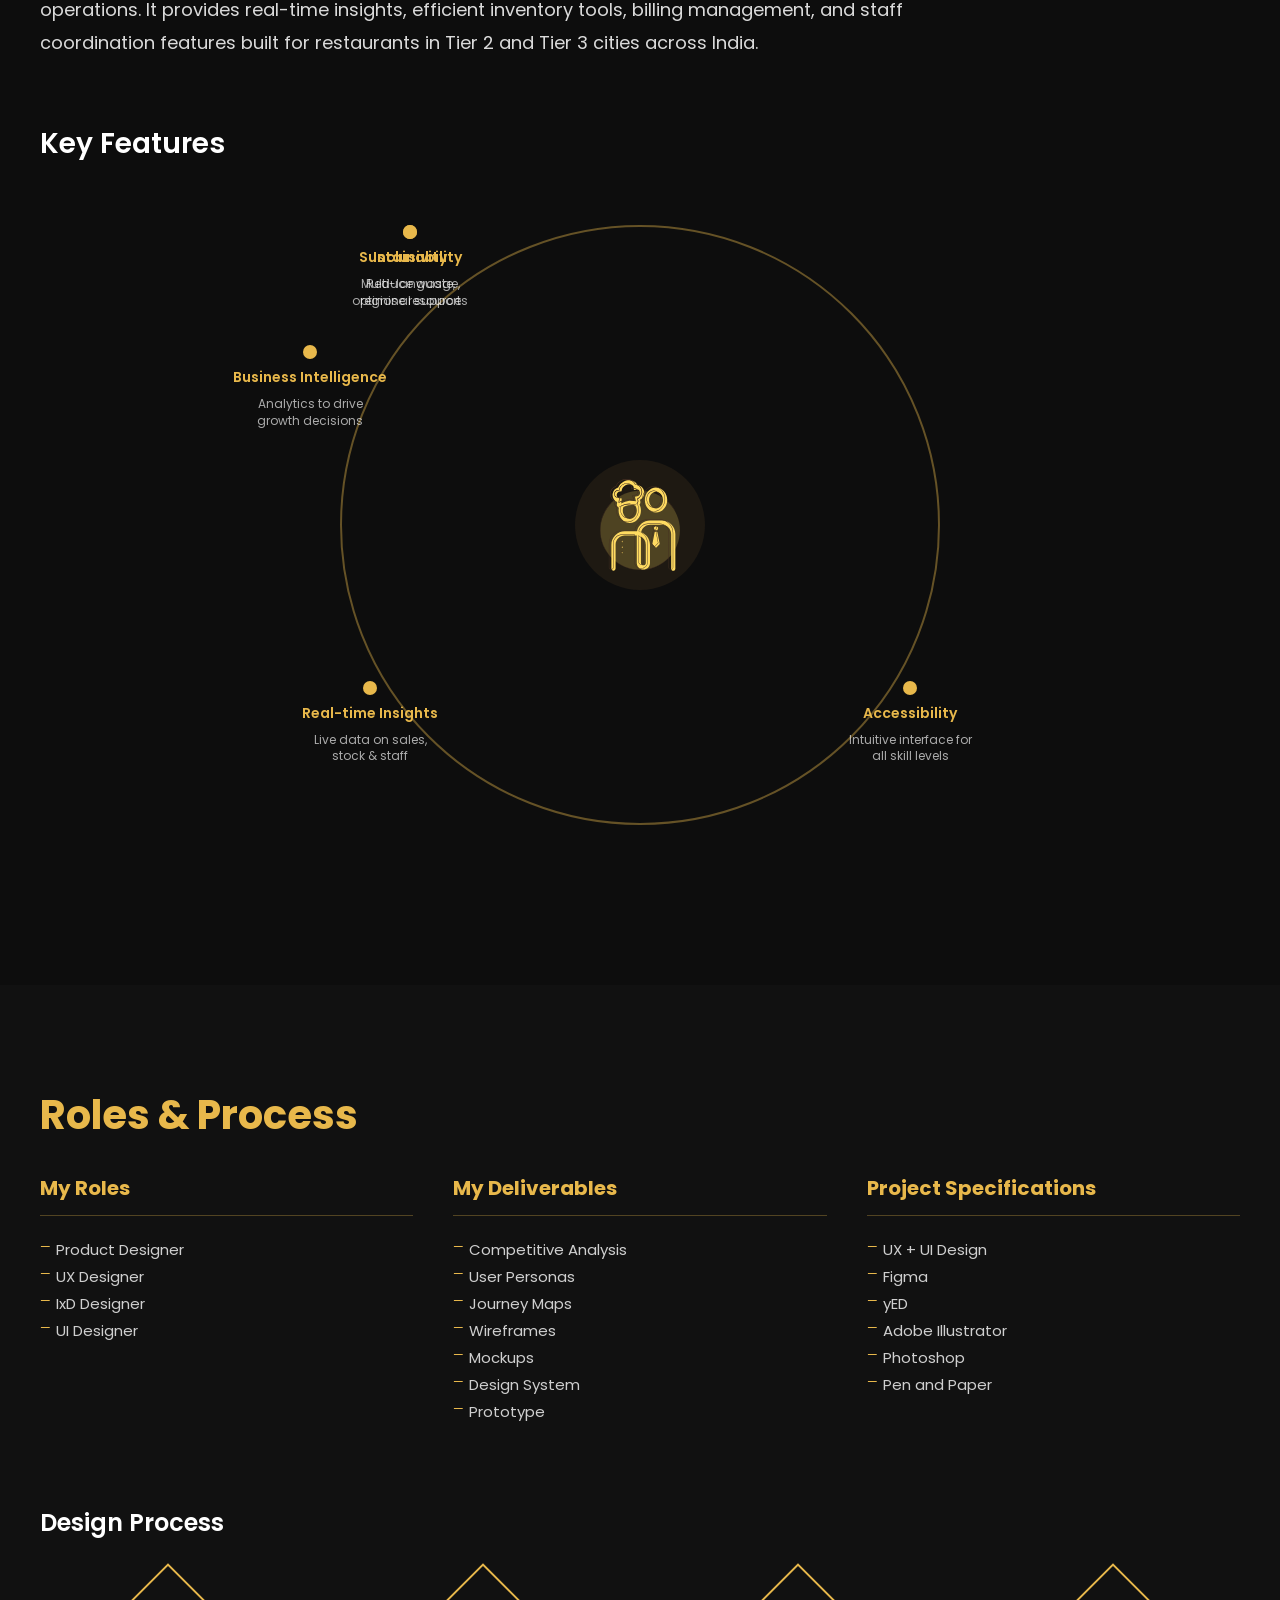
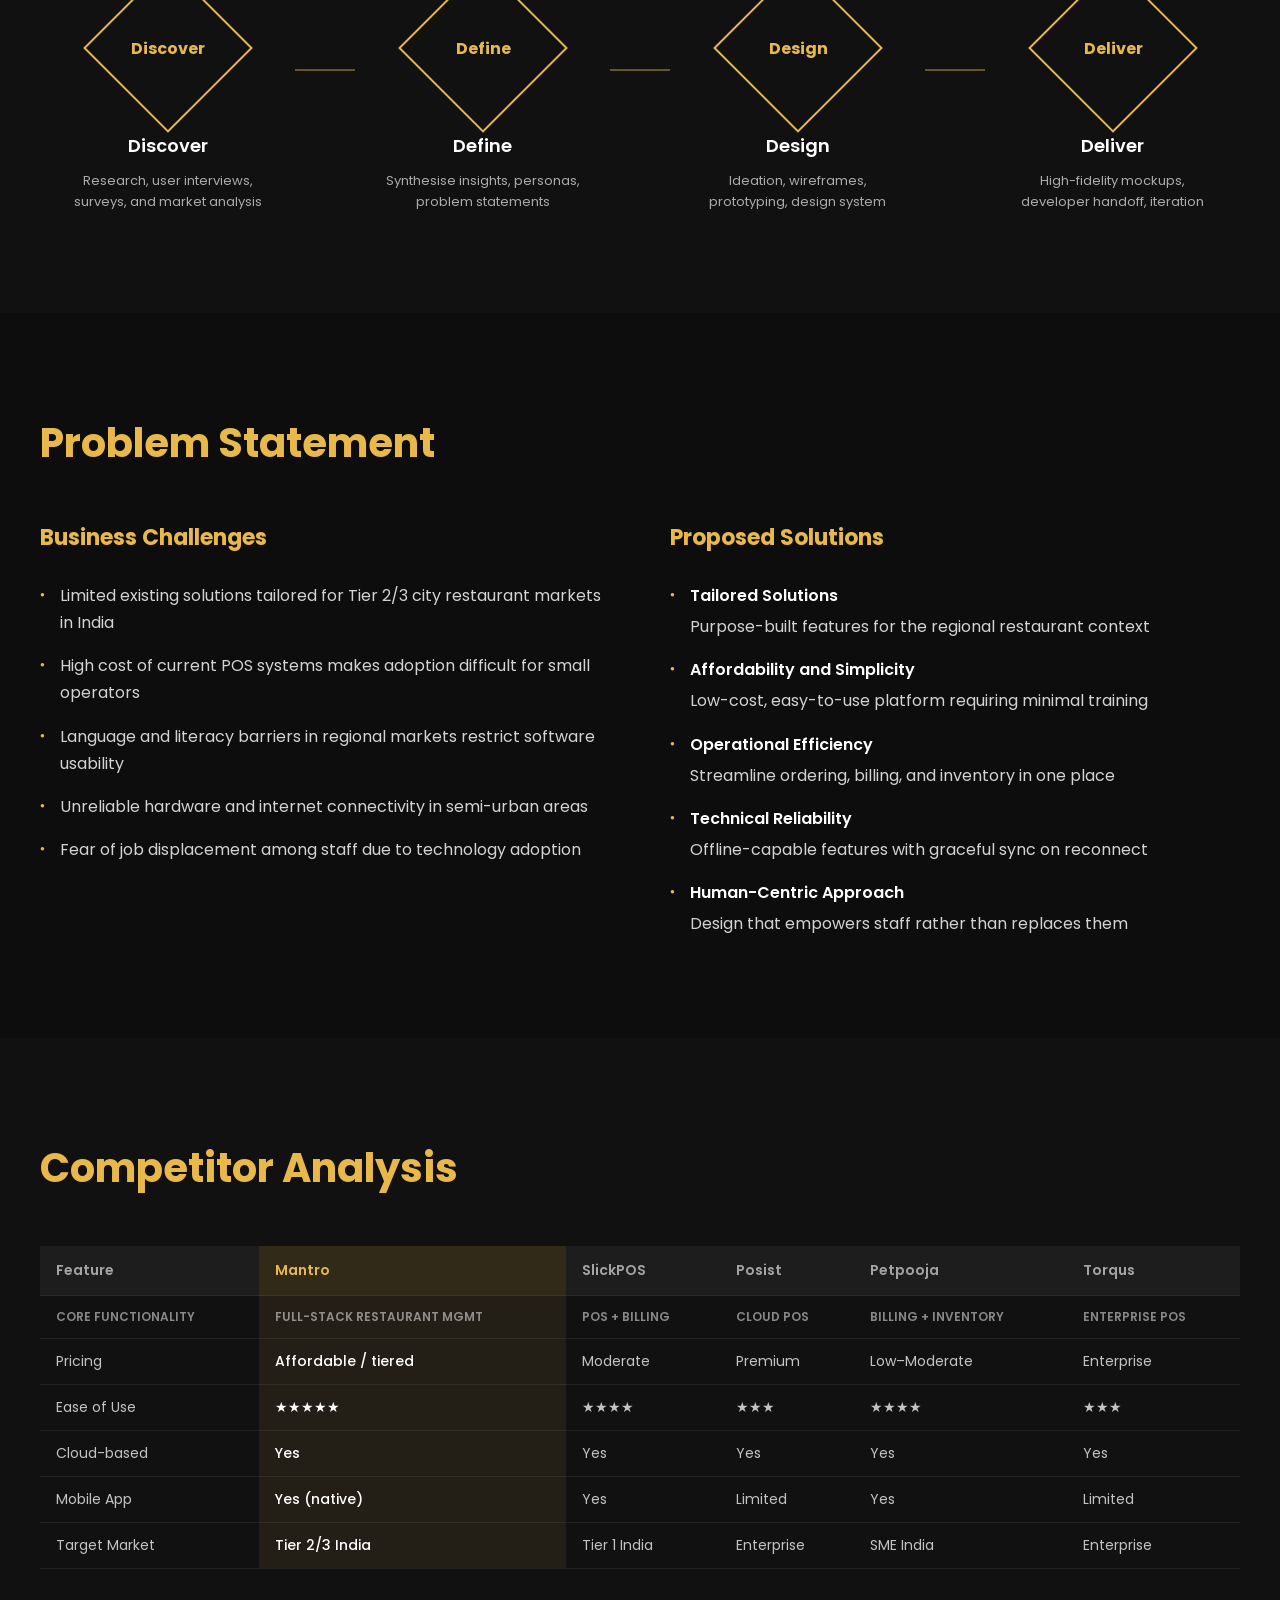
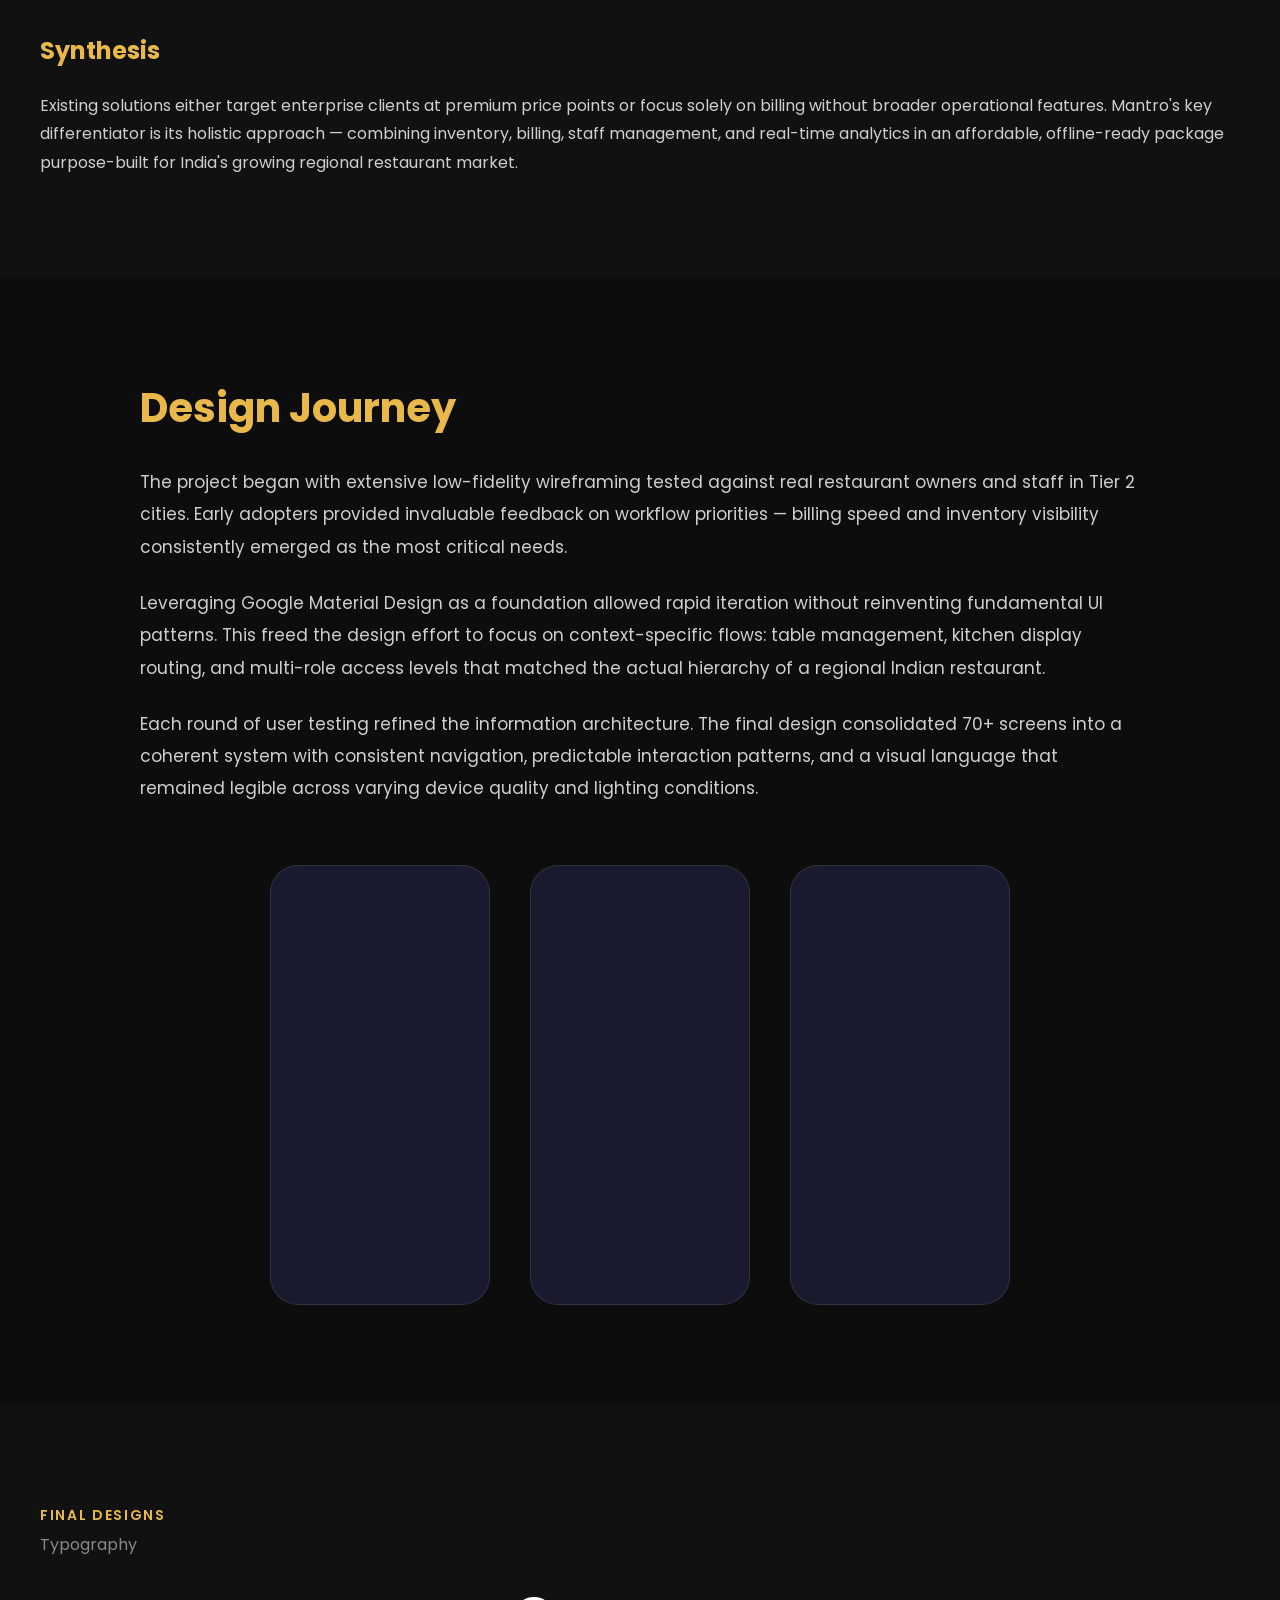
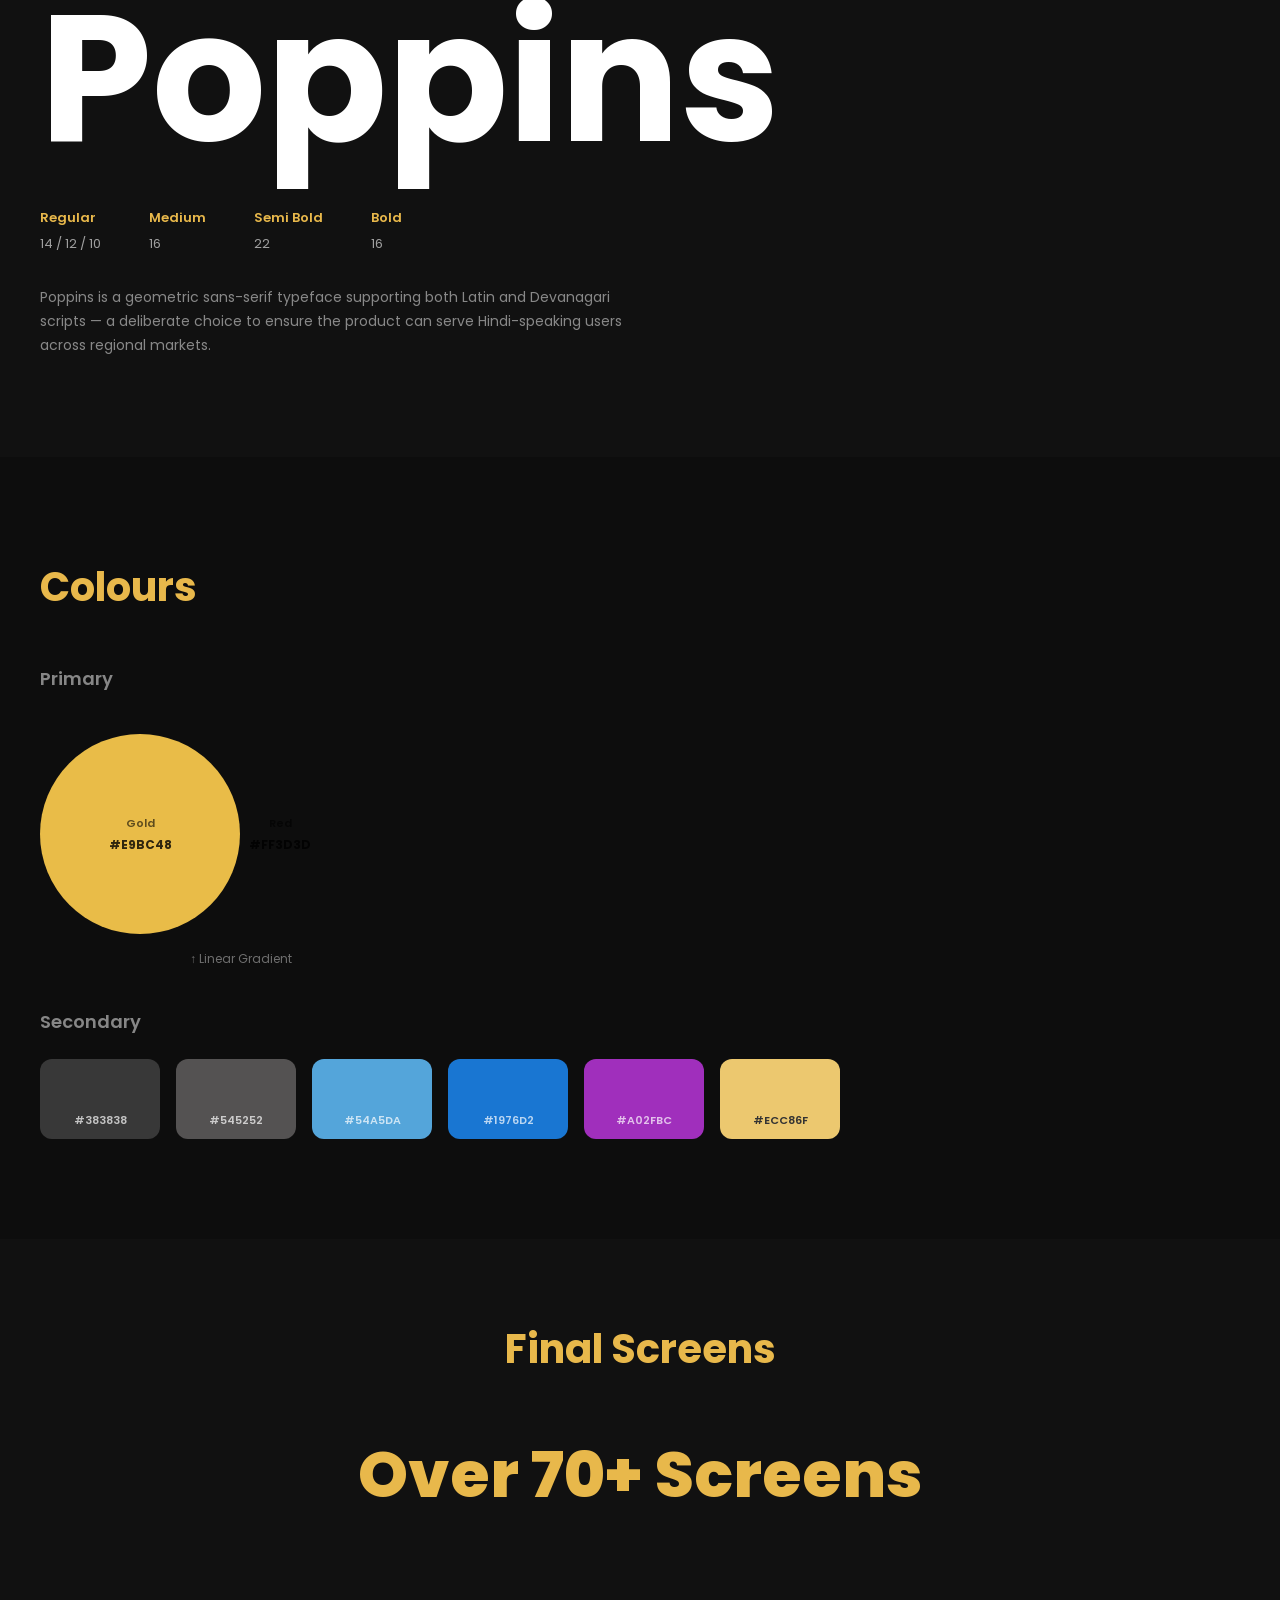
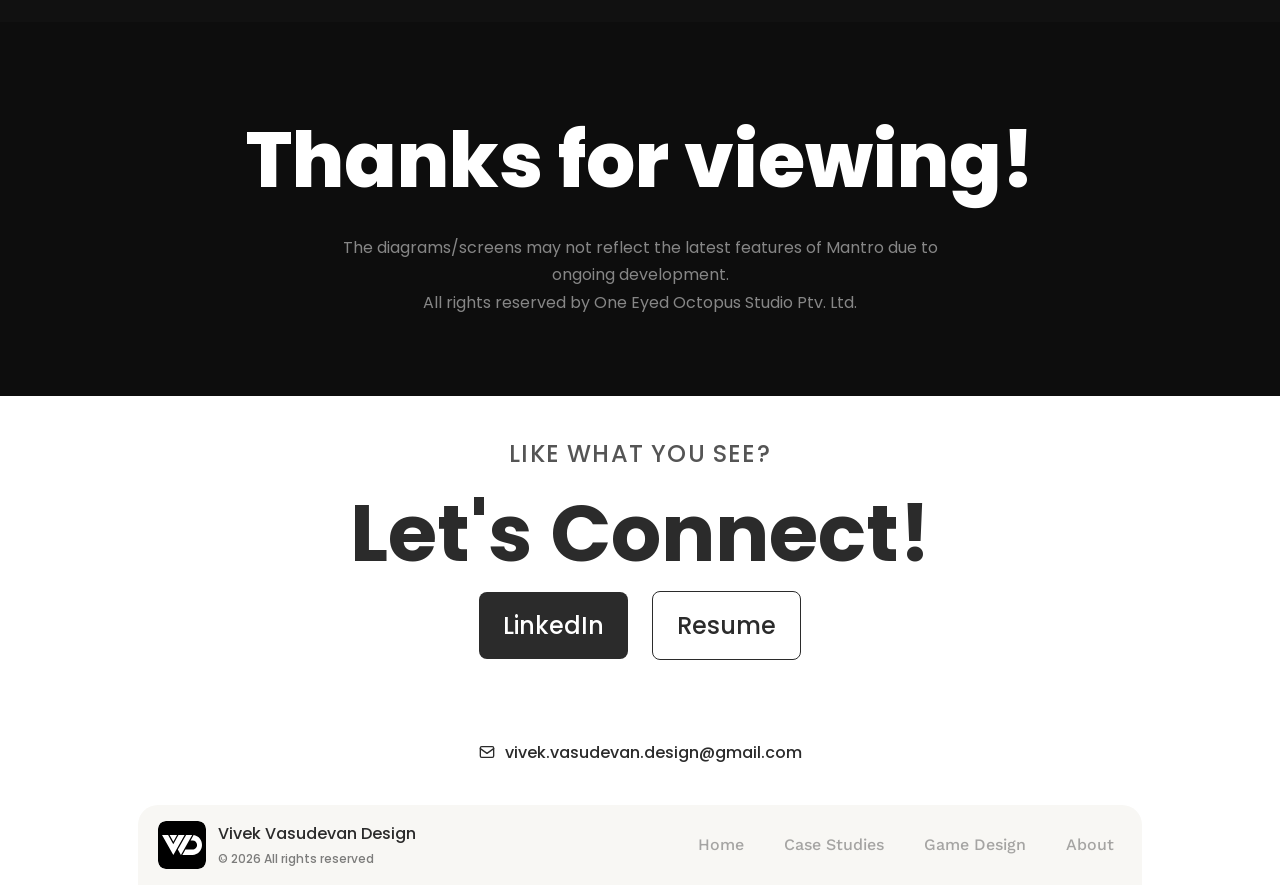
<file: mantro.html>
<!DOCTYPE html>
<html lang="en" data-cs="mantro">
<head>
  <meta charset="UTF-8" />
  <link rel="icon" type="image/svg+xml" href="assets/images/Favicon.svg" />
  <meta name="viewport" content="width=device-width, initial-scale=1.0" />
  <title>Mantro – Vivek Vasudevan Design</title>
  <link rel="stylesheet" href="assets/shared.css" />
  <style>
    /* ─── Reset ──────────────────────────────────────────── */
    html { scroll-behavior: smooth; }
    :root {
      --page-max: 1440px;
      --content-width: 1004px;
      --mt-dark: #0D0D0D;
      --mt-yellow: #E8B84B;
      --mt-yellow-dim: rgba(232, 184, 75, 0.15);
    }
    body {
      font-family: var(--font-heading);
      background: var(--mt-dark);
      color: #fff;
      min-height: 100vh;
    }

    /* ─── NAVIGATION ─────────────────────────────────────── */

    .nav-wrap.scrolled nav {
      box-shadow: 0 2px 8px rgba(0,0,0,0.08), 0 8px 32px rgba(0,0,0,0.18);
    }

    /* ─── HERO ───────────────────────────────────────────── */
    .mt-hero {
      width: 100%;
      position: relative;
      background: #121212;
      overflow: hidden;
    }
    .mt-hero-bg {
      position: absolute;
      inset: 0;
      background: url('assets/images/Mantro-BG.png') center center / cover no-repeat;
      opacity: 0.25;
    }
    .mt-hero-inner {
      position: relative;
      max-width: 1440px;
      margin: 0 auto;
      height: 810px;
    }
    /* Hero text common style */
    .mt-hero-text {
      font-family: var(--font-heading);
      font-weight: 800;
      line-height: 1.05;
      color: rgba(217, 217, 217, 0.10);
      -webkit-text-stroke: 1.5px #FFFFFF;
      user-select: none;
      white-space: nowrap;
    }
    /* Large "Mantro" wordmark top-left */
    .mt-hero-wordmark {
      position: absolute;
      top: 0;
      left: 4vw;
      font-size: 10.94vw;
      letter-spacing: -0.02em;
    }
    /* "Restaurant Management System" – stacked lines, centered */
    .mt-hero-subtext {
      position: absolute;
      top: 52%;
      left: 0; right: 0;
      display: flex;
      flex-direction: column;
      align-items: center;
      gap: 0;
      z-index: 1;
    }
    .mt-hero-subtext span {
      font-size: 4.17vw;
      display: block;
    }
    /* Yellow logo badge */
    .mt-hero-logo-wrap {
      position: absolute;
      top: 40px;
      left: 60px;
      width: 110px;
      height: 110px;
      border-radius: 50%;
      background: #302818;
      display: flex;
      align-items: center;
      justify-content: center;
      z-index: 3;
    }
    .mt-hero-logo {
      width: 72px;
      height: auto;
    }
    /* Phone mockup image — slides in */
    .mt-hero-phones {
      position: absolute;
      right: 0;
      bottom: 0;
      height: 810px;
      width: auto;
      z-index: 2;
      transform: translateX(120%);
      opacity: 0;
      transition: transform 0.9s cubic-bezier(0.22, 1, 0.36, 1), opacity 0.6s ease;
    }
    .mt-hero-phones.slide-in {
      transform: translateX(0);
      opacity: 1;
    }

    /* ─── ABOUT ──────────────────────────────────────────── */
    .mt-about {
      width: 100%;
      position: relative;
      background: var(--mt-dark);
      overflow: hidden;
      min-height: 792px;
      display: flex;
      align-items: center;
      justify-content: center;
    }
    .mt-about-bg {
      position: absolute;
      inset: 0;
      background: url('assets/images/Mantro-BG.png') center center / cover no-repeat;
      opacity: 0.3;
      filter: blur(4px);
    }
    .mt-about-inner {
      position: relative;
      z-index: 2;
      display: flex;
      flex-direction: column;
      align-items: center;
      gap: 16px;
      max-width: 900px;
      padding: 80px 40px;
      text-align: center;
    }
    .mt-about-logo {
      width: 150px;
      height: auto;
    }
    .mt-about-meta {
      display: flex;
      gap: 32px;
      font-family: var(--font-heading);
      font-size: 14px;
      font-weight: 400;
      color: rgba(255,255,255,0.6);
      margin-top: 8px;
    }
    .mt-about-meta strong { color: #fff; font-weight: 600; }
    .mt-about-tagline {
      font-family: var(--font-heading);
      font-weight: 600;
      font-size: 36px;
      line-height: 1.4;
      color: #fff;
      margin-top: 40px;
    }

    /* ─── LOGOS ───────────────────────────────────────────── */
    .mt-logos {
      width: 100%;
      background: #1a1a1a;
      padding: 80px 40px;
    }
    .mt-logos-inner {
      max-width: 1080px;
      margin: 0 auto;
      display: flex;
      justify-content: center;
      gap: 40px;
    }
    .mt-logo-card {
      width: 320px;
      height: 320px;
      border-radius: 20px;
      display: flex;
      align-items: center;
      justify-content: center;
      flex-shrink: 0;
    }
    .mt-logo-card img {
      width: 220px;
      height: 220px;
      object-fit: contain;
    }
    .mt-logo-card--yellow { background: #D0AF51; }
    .mt-logo-card--white  { background: #ffffff; }
    .mt-logo-card--dark   { background: #383838; }

    /* ─── OBJECTIVE ──────────────────────────────────────── */
    .mt-objective {
      width: 100%;
      position: relative;
      height: 810px;
      background: url('assets/images/Mantro-ObjectiveBG.png') center center / cover no-repeat;
      display: flex;
      align-items: flex-end;
      justify-content: center;
      overflow: hidden;
    }
    .mt-objective-overlay {
      position: absolute;
      inset: 0;
      background: linear-gradient(to bottom, transparent 30%, rgba(0,0,0,0.85) 60%, #0D0D0D 100%);
    }
    .mt-objective-content {
      position: relative;
      z-index: 2;
      text-align: center;
      max-width: 860px;
      padding: 0 40px 60px;
    }
    .mt-objective-title {
      font-family: var(--font-heading);
      font-weight: 700;
      font-size: 32px;
      color: var(--mt-yellow);
      margin-bottom: 20px;
    }
    .mt-objective-body {
      font-family: var(--font-heading);
      font-weight: 400;
      font-size: 24px;
      line-height: 1.6;
      color: #fff;
    }

    /* ─── OVERVIEW ───────────────────────────────────────── */
    .mt-overview {
      width: 100%; background: var(--mt-dark); padding: 100px 40px;
    }
    .mt-overview-inner {
      max-width: 1200px; margin: 0 auto;
    }
    .mt-section-label {
      font-family: var(--font-heading); font-weight: 700; font-size: 40px;
      color: var(--mt-yellow); margin-bottom: 28px;
    }
    .mt-overview-body {
      font-family: var(--font-heading); font-weight: 400; font-size: 18px;
      line-height: 1.8; color: rgba(255,255,255,0.85); max-width: 900px; margin-bottom: 64px;
    }
    .mt-features-title {
      font-size: 28px; font-weight: 600; color: #fff; margin-bottom: 60px;
    }
    /* Circular features diagram */
    .mt-features-wheel {
      position: relative; width: 600px; height: 600px; margin: 0 auto 60px;
    }
    .mt-wheel-ring {
      position: absolute; inset: 0; border-radius: 50%;
      border: 2px solid var(--mt-yellow); opacity: 0.4;
    }
    .mt-wheel-center {
      position: absolute; top: 50%; left: 50%; transform: translate(-50%, -50%);
      width: 130px; height: 130px; border-radius: 50%;
      background: #1E1912; display: flex; align-items: center; justify-content: center;
    }
    .mt-wheel-center img { width: 80px; height: auto; }
    .mt-wheel-item {
      position: absolute; display: flex; flex-direction: column; align-items: center;
      gap: 8px; text-align: center; width: 140px;
    }
    .mt-wheel-dot {
      width: 14px; height: 14px; border-radius: 50%; background: var(--mt-yellow); flex-shrink: 0;
    }
    .mt-wheel-label {
      font-size: 14px; font-weight: 600; color: var(--mt-yellow); white-space: nowrap;
    }
    .mt-wheel-desc {
      font-size: 12px; color: rgba(255,255,255,0.65); line-height: 1.4;
    }
    /* 5 items evenly spaced at 72° intervals starting from top */
    .mt-wheel-item:nth-child(1) { top: -60px; left: 50%; transform: translateX(-50%); }
    .mt-wheel-item:nth-child(2) { top: 120px; right: -100px; }
    .mt-wheel-item:nth-child(3) { bottom: 60px; right: -40px; }
    .mt-wheel-item:nth-child(4) { bottom: 60px; left: -40px; }
    .mt-wheel-item:nth-child(5) { top: 120px; left: -100px; }

    /* ─── ROLES ───────────────────────────────────────────── */
    .mt-roles {
      width: 100%; background: #111; padding: 100px 40px;
    }
    .mt-roles-inner { max-width: 1200px; margin: 0 auto; }
    .mt-roles-columns {
      display: grid; grid-template-columns: repeat(3, 1fr); gap: 40px; margin-bottom: 80px;
    }
    .mt-roles-col h3 {
      font-size: 20px; font-weight: 700; color: var(--mt-yellow); margin-bottom: 20px;
      padding-bottom: 12px; border-bottom: 1px solid rgba(232,184,75,0.3);
    }
    .mt-roles-col ul { list-style: none; }
    .mt-roles-col ul li {
      font-size: 15px; color: rgba(255,255,255,0.8); line-height: 1.8;
      padding-left: 16px; position: relative;
    }
    .mt-roles-col ul li::before {
      content: '—'; position: absolute; left: 0; color: var(--mt-yellow); font-size: 12px;
    }
    /* Double diamond */
    .mt-diamond-title {
      font-size: 24px; font-weight: 600; color: #fff; margin-bottom: 48px;
    }
    .mt-diamond-row {
      display: flex; align-items: flex-start; gap: 0; justify-content: center;
    }
    .mt-diamond-phase { flex: 1; text-align: center; position: relative; }
    .mt-diamond-shape {
      width: 120px; height: 120px; background: transparent;
      border: 2px solid var(--mt-yellow); transform: rotate(45deg);
      margin: 0 auto 24px; display: flex; align-items: center; justify-content: center;
    }
    .mt-diamond-name {
      font-size: 16px; font-weight: 700; color: var(--mt-yellow); transform: rotate(-45deg); display: block;
    }
    .mt-diamond-label {
      font-size: 18px; font-weight: 600; color: #fff; margin-bottom: 12px;
    }
    .mt-diamond-desc {
      font-size: 13px; color: rgba(255,255,255,0.65); line-height: 1.6; max-width: 200px; margin: 0 auto;
    }
    .mt-diamond-connector {
      width: 60px; height: 2px; background: var(--mt-yellow); opacity: 0.4;
      align-self: center; margin-top: -60px; flex-shrink: 0;
    }

    /* ─── PROBLEM STATEMENT ───────────────────────────────── */
    .mt-problem {
      width: 100%; background: var(--mt-dark); padding: 100px 40px;
    }
    .mt-problem-inner { max-width: 1200px; margin: 0 auto; }
    .mt-problem-grid {
      display: grid; grid-template-columns: 1fr 1fr; gap: 60px; margin-top: 48px;
    }
    .mt-problem-col h3 {
      font-size: 22px; font-weight: 700; color: var(--mt-yellow); margin-bottom: 28px;
    }
    .mt-problem-col ul { list-style: none; display: flex; flex-direction: column; gap: 16px; }
    .mt-problem-col ul li {
      font-size: 16px; color: rgba(255,255,255,0.82); line-height: 1.7;
      padding-left: 20px; position: relative;
    }
    .mt-problem-col ul li::before {
      content: '●'; position: absolute; left: 0; color: var(--mt-yellow); font-size: 8px; top: 6px;
    }
    .mt-problem-col--solutions ul li strong {
      display: block; color: #fff; font-weight: 600; margin-bottom: 4px;
    }

    /* ─── COMPETITOR ANALYSIS ─────────────────────────────── */
    .mt-competitor {
      width: 100%; background: #111; padding: 100px 40px;
    }
    .mt-competitor-inner { max-width: 1200px; margin: 0 auto; }
    .mt-comp-table-wrap { overflow-x: auto; margin-top: 48px; }
    .mt-comp-table {
      width: 100%; border-collapse: collapse; font-size: 14px;
    }
    .mt-comp-table th {
      padding: 14px 16px; text-align: left; font-weight: 600;
      background: rgba(255,255,255,0.05); color: rgba(255,255,255,0.6);
      border-bottom: 1px solid rgba(255,255,255,0.1);
    }
    .mt-comp-table th.mt-highlight { background: rgba(232,184,75,0.15); color: var(--mt-yellow); }
    .mt-comp-table td {
      padding: 12px 16px; border-bottom: 1px solid rgba(255,255,255,0.07);
      color: rgba(255,255,255,0.75); vertical-align: top;
    }
    .mt-comp-table td.mt-highlight { background: rgba(232,184,75,0.08); color: #fff; font-weight: 500; }
    .mt-comp-table tr:first-child td { font-weight: 600; color: rgba(255,255,255,0.5); font-size: 12px; text-transform: uppercase; }
    .mt-synthesis { margin-top: 64px; }
    .mt-synthesis h3 { font-size: 24px; font-weight: 700; color: var(--mt-yellow); margin-bottom: 24px; }
    .mt-synthesis p { font-size: 16px; color: rgba(255,255,255,0.8); line-height: 1.8; }

    /* ─── WRITEUP ─────────────────────────────────────────── */
    .mt-writeup {
      width: 100%; background: var(--mt-dark); padding: 100px 40px;
    }
    .mt-writeup-inner { max-width: 1000px; margin: 0 auto; }
    .mt-writeup-text p {
      font-size: 17px; color: rgba(255,255,255,0.8); line-height: 1.9; margin-bottom: 24px;
    }
    .mt-writeup-phones {
      display: flex; justify-content: center; gap: 40px; margin-top: 60px; flex-wrap: wrap;
    }
    .mt-writeup-phones .mt-phone-placeholder {
      width: 220px; height: 440px; background: #1a1a2e;
      border-radius: 28px; flex-shrink: 0;
      border: 1px solid rgba(255,255,255,0.1);
    }

    /* ─── TYPOGRAPHY ──────────────────────────────────────── */
    .mt-typography {
      width: 100%; background: #111; padding: 100px 40px;
    }
    .mt-typography-inner { max-width: 1200px; margin: 0 auto; }
    .mt-final-label {
      font-size: 14px; font-weight: 600; text-transform: uppercase;
      letter-spacing: 0.12em; color: var(--mt-yellow); margin-bottom: 6px;
    }
    .mt-type-sub { font-size: 16px; color: rgba(255,255,255,0.5); margin-bottom: 32px; }
    .mt-poppins-display {
      font-family: var(--font-heading); font-weight: 700;
      font-size: clamp(80px, 14vw, 200px); color: #fff; line-height: 1;
      margin-bottom: 40px;
    }
    .mt-type-scale {
      display: flex; gap: 48px; flex-wrap: wrap; margin-bottom: 32px;
    }
    .mt-type-weight { display: flex; flex-direction: column; gap: 6px; }
    .mt-type-weight-name { font-size: 13px; color: var(--mt-yellow); font-weight: 600; }
    .mt-type-weight-sizes { font-size: 13px; color: rgba(255,255,255,0.6); }
    .mt-type-desc {
      font-size: 14px; color: rgba(255,255,255,0.5); max-width: 600px; line-height: 1.7;
    }

    /* ─── COLOURS ─────────────────────────────────────────── */
    .mt-colours {
      width: 100%; background: var(--mt-dark); padding: 100px 40px;
    }
    .mt-colours-inner { max-width: 1200px; margin: 0 auto; }
    .mt-colours-primary { margin-top: 48px; margin-bottom: 64px; }
    .mt-colours-primary h3 { font-size: 18px; font-weight: 600; color: rgba(255,255,255,0.5); margin-bottom: 32px; }
    .mt-primary-circles {
      display: flex; align-items: center; gap: -60px; position: relative;
      height: 220px; width: 400px;
    }
    .mt-circle {
      width: 200px; height: 200px; border-radius: 50%; flex-shrink: 0;
      display: flex; align-items: center; justify-content: center;
      flex-direction: column; gap: 4px;
    }
    .mt-circle:first-child { background: var(--color-accent-alt); margin-right: -60px; z-index: 1; }
    .mt-circle:last-child { background: var(--color-accent); }
    .mt-circle-label { font-size: 11px; font-weight: 600; color: rgba(0,0,0,0.6); }
    .mt-circle-hex { font-size: 12px; font-weight: 700; color: rgba(0,0,0,0.8); }
    .mt-gradient-note {
      position: absolute; left: 150px; bottom: -24px;
      font-size: 12px; color: rgba(255,255,255,0.4); white-space: nowrap;
    }
    .mt-colours-secondary h3 { font-size: 18px; font-weight: 600; color: rgba(255,255,255,0.5); margin-bottom: 24px; }
    .mt-swatches { display: flex; gap: 16px; flex-wrap: wrap; }
    .mt-swatch {
      width: 120px; height: 80px; border-radius: 12px;
      display: flex; flex-direction: column; align-items: center;
      justify-content: flex-end; padding-bottom: 10px; gap: 2px;
    }
    .mt-swatch span { font-size: 11px; font-weight: 600; color: rgba(255,255,255,0.7); }

    /* ─── SCREENS ─────────────────────────────────────────── */
    .mt-screens {
      width: 100%; background: #111; padding: 80px 40px 100px;
    }
    .mt-screens-inner { max-width: 1200px; margin: 0 auto; text-align: center; }
    .mt-screens-count {
      font-family: var(--font-heading); font-weight: 800;
      font-size: clamp(36px, 5vw, 72px);
      color: var(--mt-yellow); margin-top: 48px;
    }

    /* ─── THANKS ──────────────────────────────────────────── */
    .mt-thanks {
      width: 100%; background: var(--mt-dark);
      padding: 80px 40px; text-align: center;
    }
    .mt-thanks-heading {
      font-family: var(--font-heading); font-weight: 800;
      font-size: clamp(40px, 6vw, 96px); color: #fff; margin-bottom: 16px;
    }
    .mt-thanks-sub {
      font-size: 16px; color: rgba(255,255,255,0.5); max-width: 600px; margin: 0 auto; line-height: 1.7;
    }

    /* ─── FOOTER (shared) ────────────────────────────────── */
    .footer {
      display: flex; flex-direction: column; align-items: center; gap: 64px;
      width: 100%; max-width: 1200px; padding-top: 0; margin-top: 40px;
    }

    .footer-page-wrap { width: 100%; background: #fff; display: flex; flex-direction: column; align-items: center; padding-bottom: 0; }

    /* ─── SCROLL TO TOP ──────────────────────────────────── */

    .scroll-top:hover { transform: translateY(-4px); }

    /* ─── REVEAL ANIMATION ───────────────────────────────── */

  </style>
<link rel="stylesheet" href="assets/responsive.css" />
</head>
<body>

<!-- ═══ NAVIGATION ══════════════════════════════════════ -->
<div class="nav-wrap" id="nav-wrap">
  <nav>
    <a href="index.html" class="cs-back-link" aria-label="Go back to home">
      <svg width="20" height="20" viewBox="0 0 20 20" fill="none" xmlns="http://www.w3.org/2000/svg" aria-hidden="true">
        <path d="M15.8333 10H4.16667M4.16667 10L10 15.8333M4.16667 10L10 4.16667" stroke="#2b2b2b" stroke-width="2" stroke-linecap="round" stroke-linejoin="round"/>
      </svg>
      Back
    </a>
    <a href="index.html" class="nav-brand">
      <img src="assets/images/VivekVasudevanDesign_Logo.svg" alt="VD logo" width="48" height="48" style="border-radius:8px;flex-shrink:0;" />
      <span class="nav-name">Vivek Vasudevan</span>
    </a>
  </nav>
</div>

<!-- ═══ HERO SECTION ════════════════════════════════════ -->
<section class="mt-hero">
  <div class="mt-hero-bg"></div>
  <div class="mt-hero-inner">
    <span class="mt-hero-wordmark mt-hero-text" aria-hidden="true">Mantro</span>
    <div class="mt-hero-subtext" aria-hidden="true">
      <span class="mt-hero-text">Restaurant</span>
      <span class="mt-hero-text">Management</span>
      <span class="mt-hero-text">System</span>
    </div>
    <div class="mt-hero-logo-wrap">
      <img class="mt-hero-logo" src="assets/images/Mantro-Logo.svg" alt="Mantro" />
    </div>
    <img class="mt-hero-phones" id="heroPhones" src="assets/images/Mantro-HeroImage.png" alt="Mantro app screens" />
  </div>
</section>

<!-- ═══ ABOUT ════════════════════════════════════════════ -->
<section class="mt-about">
  <div class="mt-about-bg"></div>
  <div class="mt-about-inner reveal">
    <img class="mt-about-logo" src="assets/images/Mantro-Logo.svg" alt="Mantro" />
    <div class="mt-about-meta">
      <span>Project: <strong>Mantro</strong></span>
      <span>Category: <strong>Mobile App</strong></span>
    </div>
    <p class="mt-about-tagline">Streamlining your restaurant operations with our intuitive, mobile-friendly platform, with access to essential tools and real-time insights boosting efficiency and productivity.</p>
  </div>
</section>

<!-- ═══ LOGOS ════════════════════════════════════════════ -->
<section class="mt-logos reveal">
  <div class="mt-logos-inner">
    <div class="mt-logo-card mt-logo-card--yellow">
      <img src="assets/images/Mantro-Logo-Yellow.svg" alt="Mantro logo on yellow" />
    </div>
    <div class="mt-logo-card mt-logo-card--white">
      <img src="assets/images/Mantro-Logo-Black.svg" alt="Mantro logo on white" />
    </div>
    <div class="mt-logo-card mt-logo-card--dark">
      <img src="assets/images/Mantro-Logo-White.svg" alt="Mantro logo on dark" />
    </div>
  </div>
</section>

<!-- ═══ OBJECTIVE ════════════════════════════════════════ -->
<section class="mt-objective">
  <div class="mt-objective-overlay"></div>
  <div class="mt-objective-content reveal">
    <h2 class="mt-objective-title">Objective</h2>
    <p class="mt-objective-body">Mantro aims to optimize restaurant operations in Tier 2 and Tier 3 cities (India) through a user-friendly, cloud-based platform, providing real-time insights and efficient tools for growth.</p>
  </div>
</section>

<!-- ═══ OVERVIEW ════════════════════════════════════════ -->
<section class="mt-overview">
  <div class="mt-overview-inner reveal">
    <h2 class="mt-section-label">Overview</h2>
    <p class="mt-overview-body">Mantro is a comprehensive hospitality management platform designed to streamline restaurant operations. It provides real-time insights, efficient inventory tools, billing management, and staff coordination features built for restaurants in Tier 2 and Tier 3 cities across India.</p>
    <h3 class="mt-features-title">Key Features</h3>
    <div class="mt-features-wheel">
      <div class="mt-wheel-ring"></div>
      <div class="mt-wheel-center">
        <img src="assets/images/Mantro-Logo.svg" alt="Mantro" />
      </div>
      <div class="mt-wheel-item">
        <div class="mt-wheel-dot"></div>
        <span class="mt-wheel-label">Accessibility</span>
        <span class="mt-wheel-desc">Intuitive interface for all skill levels</span>
      </div>
      <div class="mt-wheel-item">
        <div class="mt-wheel-dot"></div>
        <span class="mt-wheel-label">Real-time Insights</span>
        <span class="mt-wheel-desc">Live data on sales, stock & staff</span>
      </div>
      <div class="mt-wheel-item">
        <div class="mt-wheel-dot"></div>
        <span class="mt-wheel-label">Business Intelligence</span>
        <span class="mt-wheel-desc">Analytics to drive growth decisions</span>
      </div>
      <div class="mt-wheel-item">
        <div class="mt-wheel-dot"></div>
        <span class="mt-wheel-label">Sustainability</span>
        <span class="mt-wheel-desc">Reduce waste, optimise resources</span>
      </div>
      <div class="mt-wheel-item">
        <div class="mt-wheel-dot"></div>
        <span class="mt-wheel-label">Inclusivity</span>
        <span class="mt-wheel-desc">Multi-language, regional support</span>
      </div>
    </div>
  </div>
</section>

<!-- ═══ ROLES ════════════════════════════════════════════ -->
<section class="mt-roles">
  <div class="mt-roles-inner reveal">
    <h2 class="mt-section-label">Roles & Process</h2>
    <div class="mt-roles-columns">
      <div class="mt-roles-col">
        <h3>My Roles</h3>
        <ul>
          <li>Product Designer</li>
          <li>UX Designer</li>
          <li>IxD Designer</li>
          <li>UI Designer</li>
        </ul>
      </div>
      <div class="mt-roles-col">
        <h3>My Deliverables</h3>
        <ul>
          <li>Competitive Analysis</li>
          <li>User Personas</li>
          <li>Journey Maps</li>
          <li>Wireframes</li>
          <li>Mockups</li>
          <li>Design System</li>
          <li>Prototype</li>
        </ul>
      </div>
      <div class="mt-roles-col">
        <h3>Project Specifications</h3>
        <ul>
          <li>UX + UI Design</li>
          <li>Figma</li>
          <li>yED</li>
          <li>Adobe Illustrator</li>
          <li>Photoshop</li>
          <li>Pen and Paper</li>
        </ul>
      </div>
    </div>
    <h3 class="mt-diamond-title">Design Process</h3>
    <div class="mt-diamond-row">
      <div class="mt-diamond-phase">
        <div class="mt-diamond-shape"><span class="mt-diamond-name">Discover</span></div>
        <p class="mt-diamond-label">Discover</p>
        <p class="mt-diamond-desc">Research, user interviews, surveys, and market analysis</p>
      </div>
      <div class="mt-diamond-connector"></div>
      <div class="mt-diamond-phase">
        <div class="mt-diamond-shape"><span class="mt-diamond-name">Define</span></div>
        <p class="mt-diamond-label">Define</p>
        <p class="mt-diamond-desc">Synthesise insights, personas, problem statements</p>
      </div>
      <div class="mt-diamond-connector"></div>
      <div class="mt-diamond-phase">
        <div class="mt-diamond-shape"><span class="mt-diamond-name">Design</span></div>
        <p class="mt-diamond-label">Design</p>
        <p class="mt-diamond-desc">Ideation, wireframes, prototyping, design system</p>
      </div>
      <div class="mt-diamond-connector"></div>
      <div class="mt-diamond-phase">
        <div class="mt-diamond-shape"><span class="mt-diamond-name">Deliver</span></div>
        <p class="mt-diamond-label">Deliver</p>
        <p class="mt-diamond-desc">High-fidelity mockups, developer handoff, iteration</p>
      </div>
    </div>
  </div>
</section>

<!-- ═══ PROBLEM STATEMENT ════════════════════════════════ -->
<section class="mt-problem">
  <div class="mt-problem-inner reveal">
    <h2 class="mt-section-label">Problem Statement</h2>
    <div class="mt-problem-grid">
      <div class="mt-problem-col">
        <h3>Business Challenges</h3>
        <ul>
          <li>Limited existing solutions tailored for Tier 2/3 city restaurant markets in India</li>
          <li>High cost of current POS systems makes adoption difficult for small operators</li>
          <li>Language and literacy barriers in regional markets restrict software usability</li>
          <li>Unreliable hardware and internet connectivity in semi-urban areas</li>
          <li>Fear of job displacement among staff due to technology adoption</li>
        </ul>
      </div>
      <div class="mt-problem-col mt-problem-col--solutions">
        <h3>Proposed Solutions</h3>
        <ul>
          <li><strong>Tailored Solutions</strong>Purpose-built features for the regional restaurant context</li>
          <li><strong>Affordability and Simplicity</strong>Low-cost, easy-to-use platform requiring minimal training</li>
          <li><strong>Operational Efficiency</strong>Streamline ordering, billing, and inventory in one place</li>
          <li><strong>Technical Reliability</strong>Offline-capable features with graceful sync on reconnect</li>
          <li><strong>Human-Centric Approach</strong>Design that empowers staff rather than replaces them</li>
        </ul>
      </div>
    </div>
  </div>
</section>

<!-- ═══ COMPETITOR ANALYSIS ══════════════════════════════ -->
<section class="mt-competitor">
  <div class="mt-competitor-inner reveal">
    <h2 class="mt-section-label">Competitor Analysis</h2>
    <div class="mt-comp-table-wrap">
      <table class="mt-comp-table">
        <thead>
          <tr>
            <th>Feature</th>
            <th class="mt-highlight">Mantro</th>
            <th>SlickPOS</th>
            <th>Posist</th>
            <th>Petpooja</th>
            <th>Torqus</th>
          </tr>
        </thead>
        <tbody>
          <tr>
            <td>Core Functionality</td>
            <td class="mt-highlight">Full-stack restaurant mgmt</td>
            <td>POS + billing</td>
            <td>Cloud POS</td>
            <td>Billing + inventory</td>
            <td>Enterprise POS</td>
          </tr>
          <tr>
            <td>Pricing</td>
            <td class="mt-highlight">Affordable / tiered</td>
            <td>Moderate</td>
            <td>Premium</td>
            <td>Low–Moderate</td>
            <td>Enterprise</td>
          </tr>
          <tr>
            <td>Ease of Use</td>
            <td class="mt-highlight">★★★★★</td>
            <td>★★★★</td>
            <td>★★★</td>
            <td>★★★★</td>
            <td>★★★</td>
          </tr>
          <tr>
            <td>Cloud-based</td>
            <td class="mt-highlight">Yes</td>
            <td>Yes</td>
            <td>Yes</td>
            <td>Yes</td>
            <td>Yes</td>
          </tr>
          <tr>
            <td>Mobile App</td>
            <td class="mt-highlight">Yes (native)</td>
            <td>Yes</td>
            <td>Limited</td>
            <td>Yes</td>
            <td>Limited</td>
          </tr>
          <tr>
            <td>Target Market</td>
            <td class="mt-highlight">Tier 2/3 India</td>
            <td>Tier 1 India</td>
            <td>Enterprise</td>
            <td>SME India</td>
            <td>Enterprise</td>
          </tr>
        </tbody>
      </table>
    </div>
    <div class="mt-synthesis">
      <h3>Synthesis</h3>
      <p>Existing solutions either target enterprise clients at premium price points or focus solely on billing without broader operational features. Mantro's key differentiator is its holistic approach — combining inventory, billing, staff management, and real-time analytics in an affordable, offline-ready package purpose-built for India's growing regional restaurant market.</p>
    </div>
  </div>
</section>

<!-- ═══ WRITEUP ═══════════════════════════════════════════ -->
<section class="mt-writeup">
  <div class="mt-writeup-inner reveal">
    <h2 class="mt-section-label">Design Journey</h2>
    <div class="mt-writeup-text">
      <p>The project began with extensive low-fidelity wireframing tested against real restaurant owners and staff in Tier 2 cities. Early adopters provided invaluable feedback on workflow priorities — billing speed and inventory visibility consistently emerged as the most critical needs.</p>
      <p>Leveraging Google Material Design as a foundation allowed rapid iteration without reinventing fundamental UI patterns. This freed the design effort to focus on context-specific flows: table management, kitchen display routing, and multi-role access levels that matched the actual hierarchy of a regional Indian restaurant.</p>
      <p>Each round of user testing refined the information architecture. The final design consolidated 70+ screens into a coherent system with consistent navigation, predictable interaction patterns, and a visual language that remained legible across varying device quality and lighting conditions.</p>
    </div>
    <div class="mt-writeup-phones">
      <div class="mt-phone-placeholder"></div>
      <div class="mt-phone-placeholder"></div>
      <div class="mt-phone-placeholder"></div>
    </div>
  </div>
</section>

<!-- ═══ TYPOGRAPHY ════════════════════════════════════════ -->
<section class="mt-typography">
  <div class="mt-typography-inner reveal">
    <p class="mt-final-label">Final Designs</p>
    <p class="mt-type-sub">Typography</p>
    <div class="mt-poppins-display">Poppins</div>
    <div class="mt-type-scale">
      <div class="mt-type-weight">
        <span class="mt-type-weight-name">Regular</span>
        <span class="mt-type-weight-sizes">14 / 12 / 10</span>
      </div>
      <div class="mt-type-weight">
        <span class="mt-type-weight-name">Medium</span>
        <span class="mt-type-weight-sizes">16</span>
      </div>
      <div class="mt-type-weight">
        <span class="mt-type-weight-name">Semi Bold</span>
        <span class="mt-type-weight-sizes">22</span>
      </div>
      <div class="mt-type-weight">
        <span class="mt-type-weight-name">Bold</span>
        <span class="mt-type-weight-sizes">16</span>
      </div>
    </div>
    <p class="mt-type-desc">Poppins is a geometric sans-serif typeface supporting both Latin and Devanagari scripts — a deliberate choice to ensure the product can serve Hindi-speaking users across regional markets.</p>
  </div>
</section>

<!-- ═══ COLOURS ═══════════════════════════════════════════ -->
<section class="mt-colours">
  <div class="mt-colours-inner reveal">
    <h2 class="mt-section-label">Colours</h2>
    <div class="mt-colours-primary">
      <h3>Primary</h3>
      <div class="mt-primary-circles">
        <div class="mt-circle">
          <span class="mt-circle-label">Gold</span>
          <span class="mt-circle-hex">#E9BC48</span>
        </div>
        <div class="mt-circle">
          <span class="mt-circle-label">Red</span>
          <span class="mt-circle-hex">#FF3D3D</span>
        </div>
        <span class="mt-gradient-note">↑ Linear Gradient</span>
      </div>
    </div>
    <div class="mt-colours-secondary">
      <h3>Secondary</h3>
      <div class="mt-swatches">
        <div class="mt-swatch" style="background:#383838;"><span>#383838</span></div>
        <div class="mt-swatch" style="background:#545252;"><span>#545252</span></div>
        <div class="mt-swatch" style="background:#54A5DA;"><span>#54A5DA</span></div>
        <div class="mt-swatch" style="background:#1976D2;"><span>#1976D2</span></div>
        <div class="mt-swatch" style="background:#A02FBC;"><span>#A02FBC</span></div>
        <div class="mt-swatch" style="background:#ECC86F;"><span style="color:#333;">#ECC86F</span></div>
      </div>
    </div>
  </div>
</section>

<!-- ═══ SCREENS ═══════════════════════════════════════════ -->
<section class="mt-screens">
  <div class="mt-screens-inner reveal">
    <h2 class="mt-section-label">Final Screens</h2>
    <p class="mt-screens-count">Over 70+ Screens</p>
  </div>
</section>

<!-- ═══ THANKS ════════════════════════════════════════════ -->
<div class="mt-thanks reveal">
  <h2 class="mt-thanks-heading">Thanks for viewing!</h2>
  <p class="mt-thanks-sub">The diagrams/screens may not reflect the latest features of Mantro due to ongoing development.<br>All rights reserved by One Eyed Octopus Studio Ptv. Ltd.</p>
</div>

<!-- ═══ FOOTER ════════════════════════════════════════════ -->
<div class="footer-page-wrap">
  <div class="page" style="width:100%;padding-bottom:0;max-width:1440px;margin:0 auto;display:flex;flex-direction:column;align-items:center;">
    <footer class="footer" id="footer">
      <div class="footer-cta reveal">
        <p class="footer-eyebrow">Like what you see?</p>
        <div class="footer-headline-wrap">
          <h2 class="footer-headline">Let's Connect!</h2>
          <div class="footer-btns">
            <a class="btn-filled" href="https://www.linkedin.com/in/vivek-vasudevan/" target="_blank" rel="noopener">LinkedIn</a>
            <a class="btn-outline" href="assets/VivekVasudevan_Resume.pdf" download="VivekVasudevan_Resume.pdf">Resume</a>
          </div>
        </div>
      </div>
      <div class="footer-bottom-area reveal">
        <a class="footer-email-link" href="mailto:vivek.vasudevan.design@gmail.com" target="_blank" rel="noopener">
          <svg width="16" height="16" viewBox="0 0 16 16" fill="none" xmlns="http://www.w3.org/2000/svg" aria-hidden="true"><rect x="1.33" y="2.67" width="13.33" height="10.67" rx="1.33" stroke="#2b2b2b" stroke-width="1.33" stroke-linejoin="round"/><path d="M1.33 4.67 L8 9.33 L14.67 4.67" stroke="#2b2b2b" stroke-width="1.33" stroke-linecap="round" stroke-linejoin="round"/></svg>
          vivek.vasudevan.design@gmail.com
        </a>
        <div class="footer-bottom-nav">
          <a href="index.html" class="footer-brand">
            <img src="assets/images/VivekVasudevanDesign_Logo.svg" alt="VD logo" width="48" height="48" style="border-radius:8px;flex-shrink:0;" />
            <div class="footer-brand-text">
              <span class="footer-brand-name">Vivek Vasudevan Design</span>
              <span class="footer-brand-copy">© 2026 All rights reserved</span>
            </div>
          </a>
          <ul class="footer-nav-links">
            <li><a href="index.html">Home</a></li>
            <li><a href="index.html#case-studies">Case Studies</a></li>
            <li><a href="game-design/index.html">Game Design</a></li>
            <li><a href="about.html">About</a></li>
          </ul>
        </div>
      </div>
    </footer>
  </div>
</div>

<!-- ═══ SCROLL TO TOP ═══════════════════════════════════ -->
<div class="scroll-top-tooltip" id="scrollTooltip">Back to top</div>
<button class="scroll-top" id="scrollTopBtn" onclick="window.scrollTo({top:0,behavior:'smooth'})" aria-label="Scroll to top">
  <img src="assets/images/Btn_ScrollTop.svg" alt="" />
</button>

<script>
  const navWrap = document.getElementById('nav-wrap');
  const scrollTopBtn = document.getElementById('scrollTopBtn');
  const scrollTooltip = document.getElementById('scrollTooltip');

  window.addEventListener('scroll', () => {
    navWrap.classList.toggle('scrolled', window.scrollY > 20);
    scrollTopBtn.classList.toggle('visible', window.scrollY > 400);
  });

  scrollTopBtn.addEventListener('mouseenter', () => {
    if (scrollTopBtn.classList.contains('visible')) scrollTooltip.classList.add('visible');
  });
  scrollTopBtn.addEventListener('mouseleave', () => scrollTooltip.classList.remove('visible'));

  const observer = new IntersectionObserver((entries) => {
    entries.forEach(e => { if (e.isIntersecting) e.target.classList.add('visible'); });
  }, { threshold: 0.08, rootMargin: '0px 0px -60px 0px' });
  document.querySelectorAll('.reveal').forEach(el => observer.observe(el));

  // Phone slide-in after short delay on load
  setTimeout(() => {
    document.getElementById('heroPhones').classList.add('slide-in');
  }, 500);
</script>
</body>
</html>
</file>
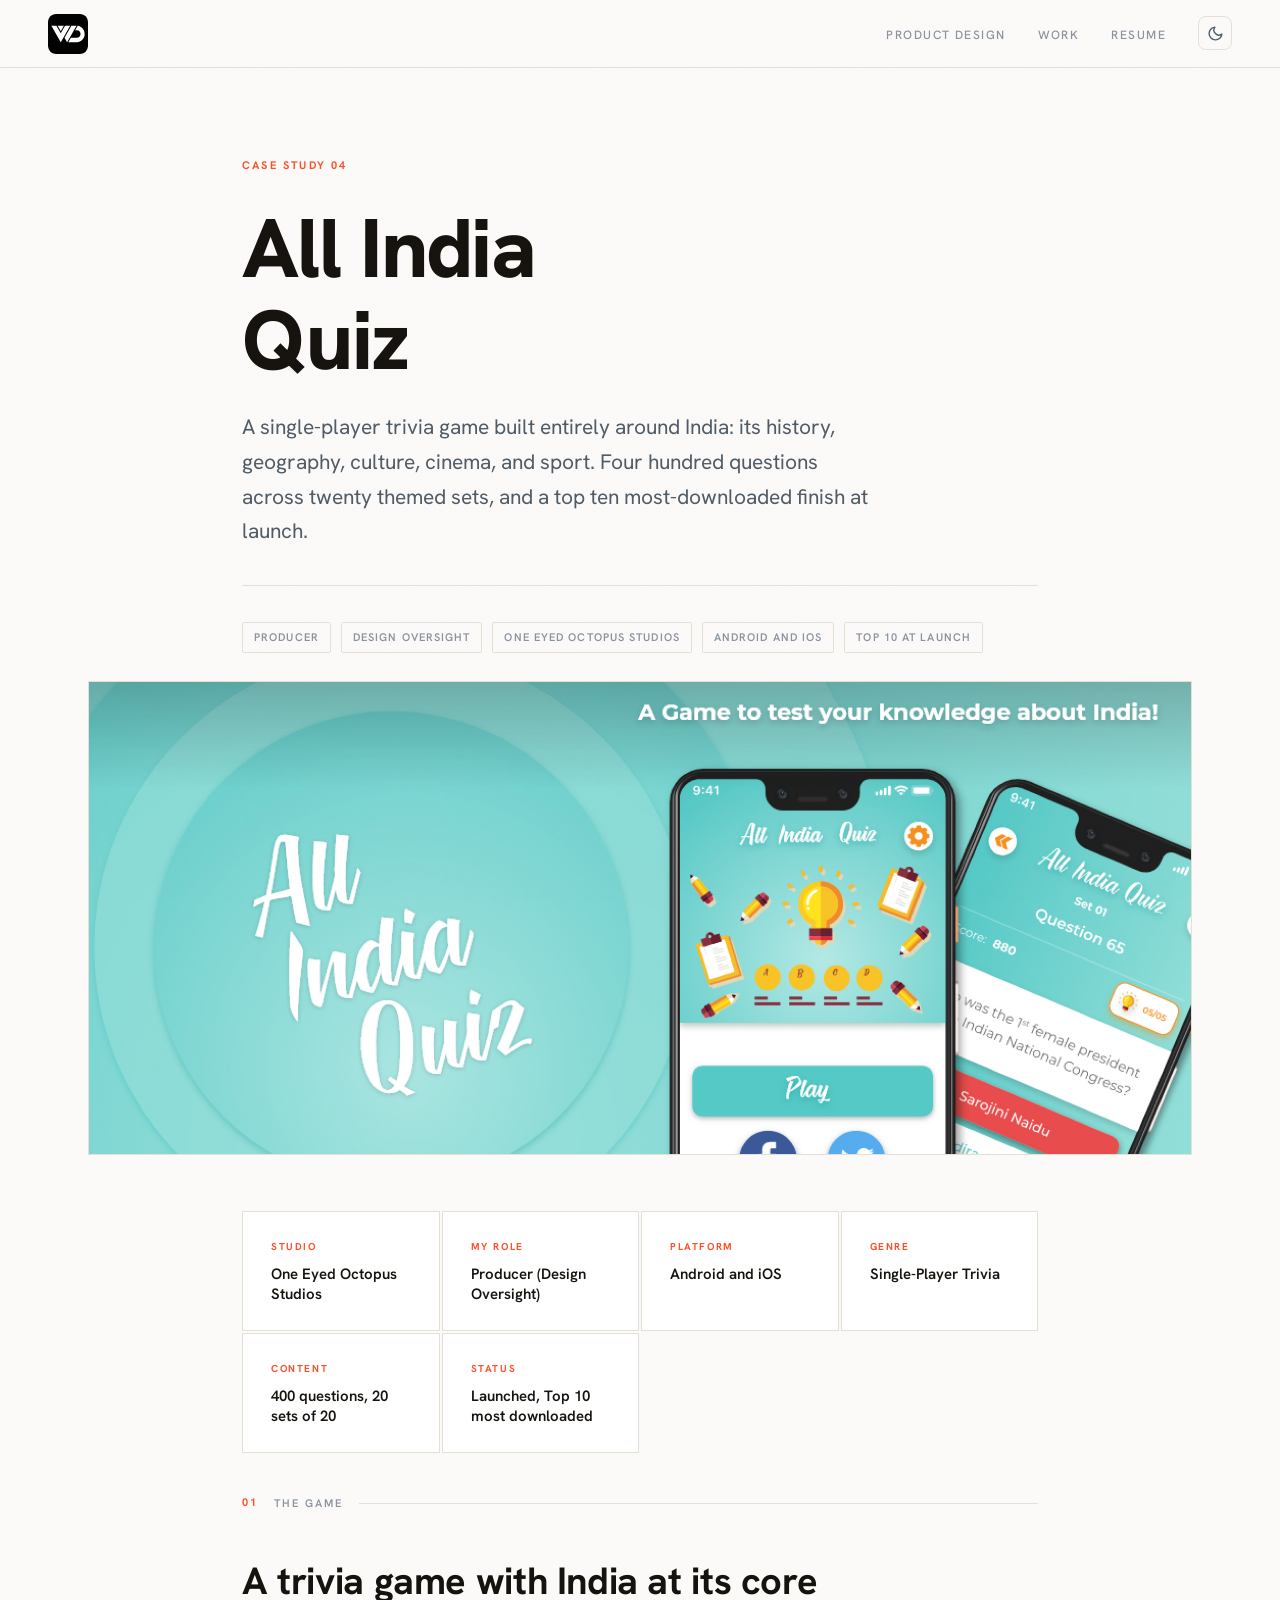
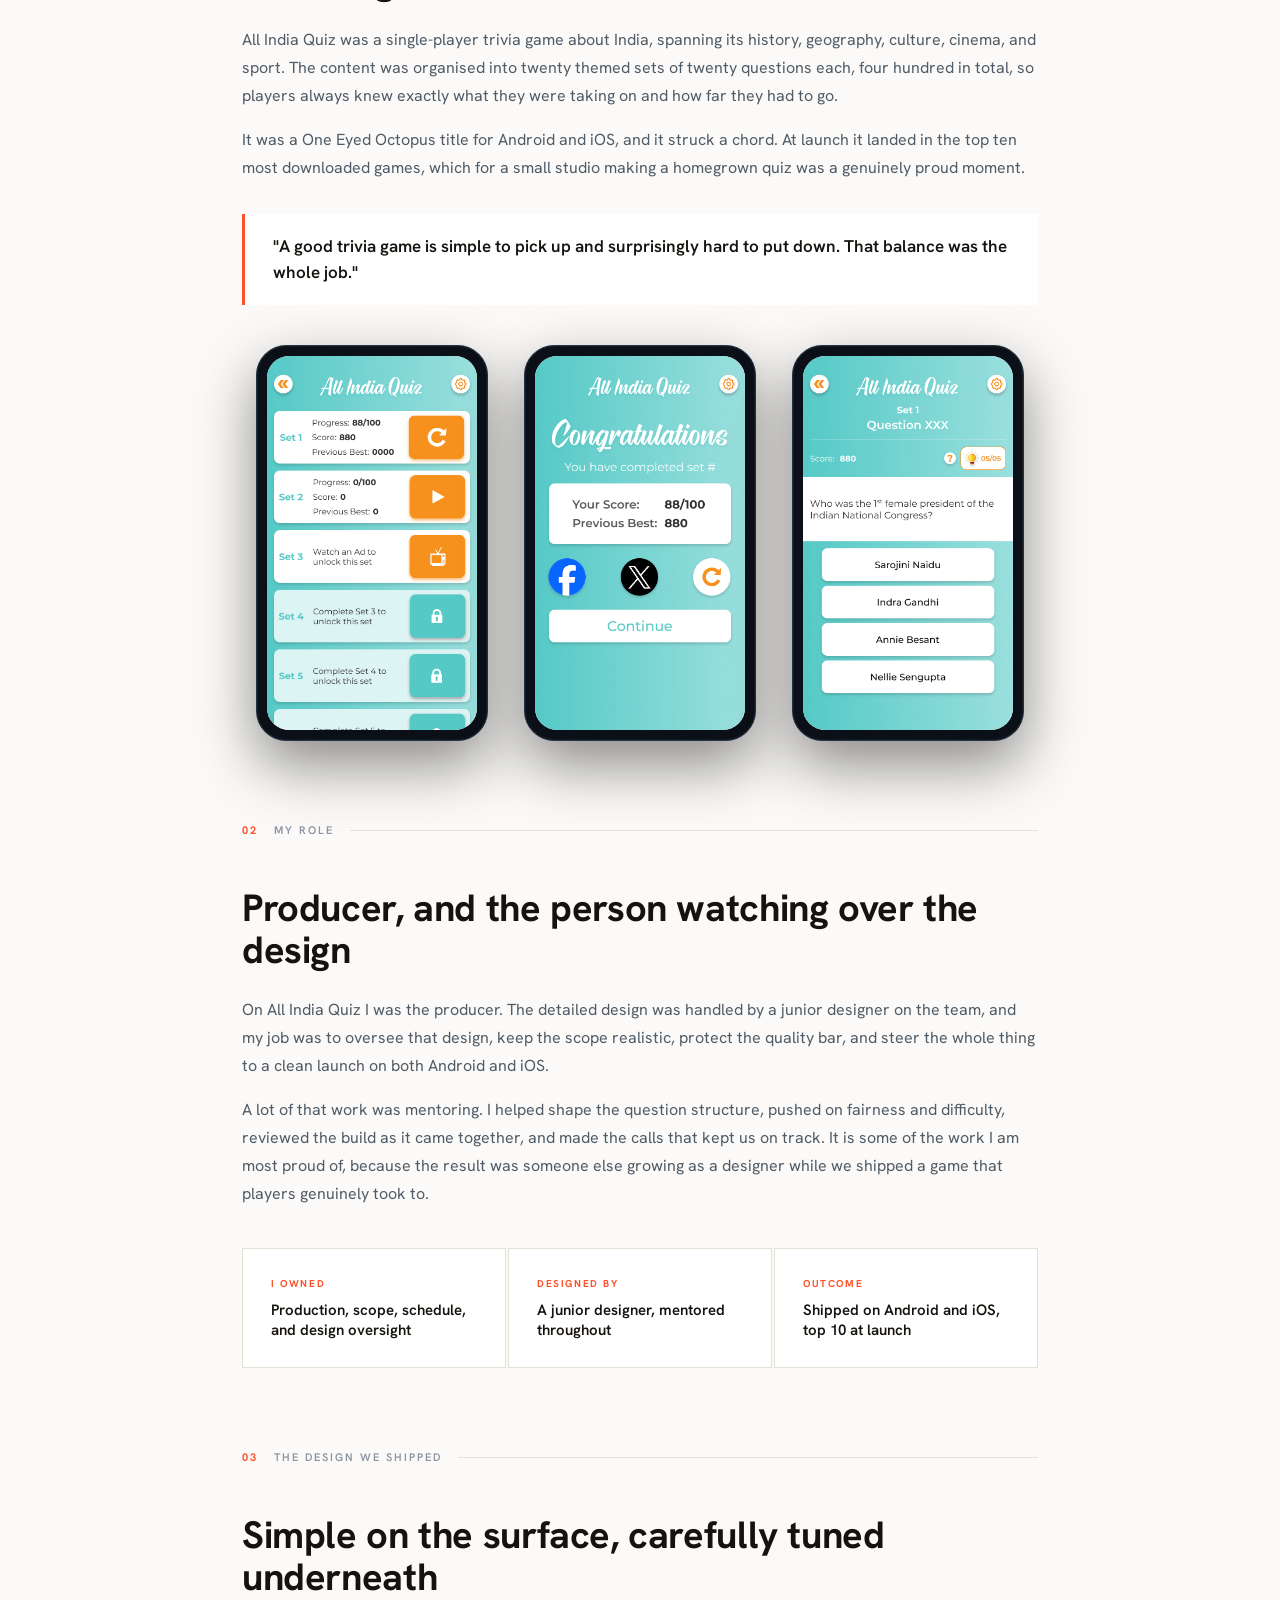
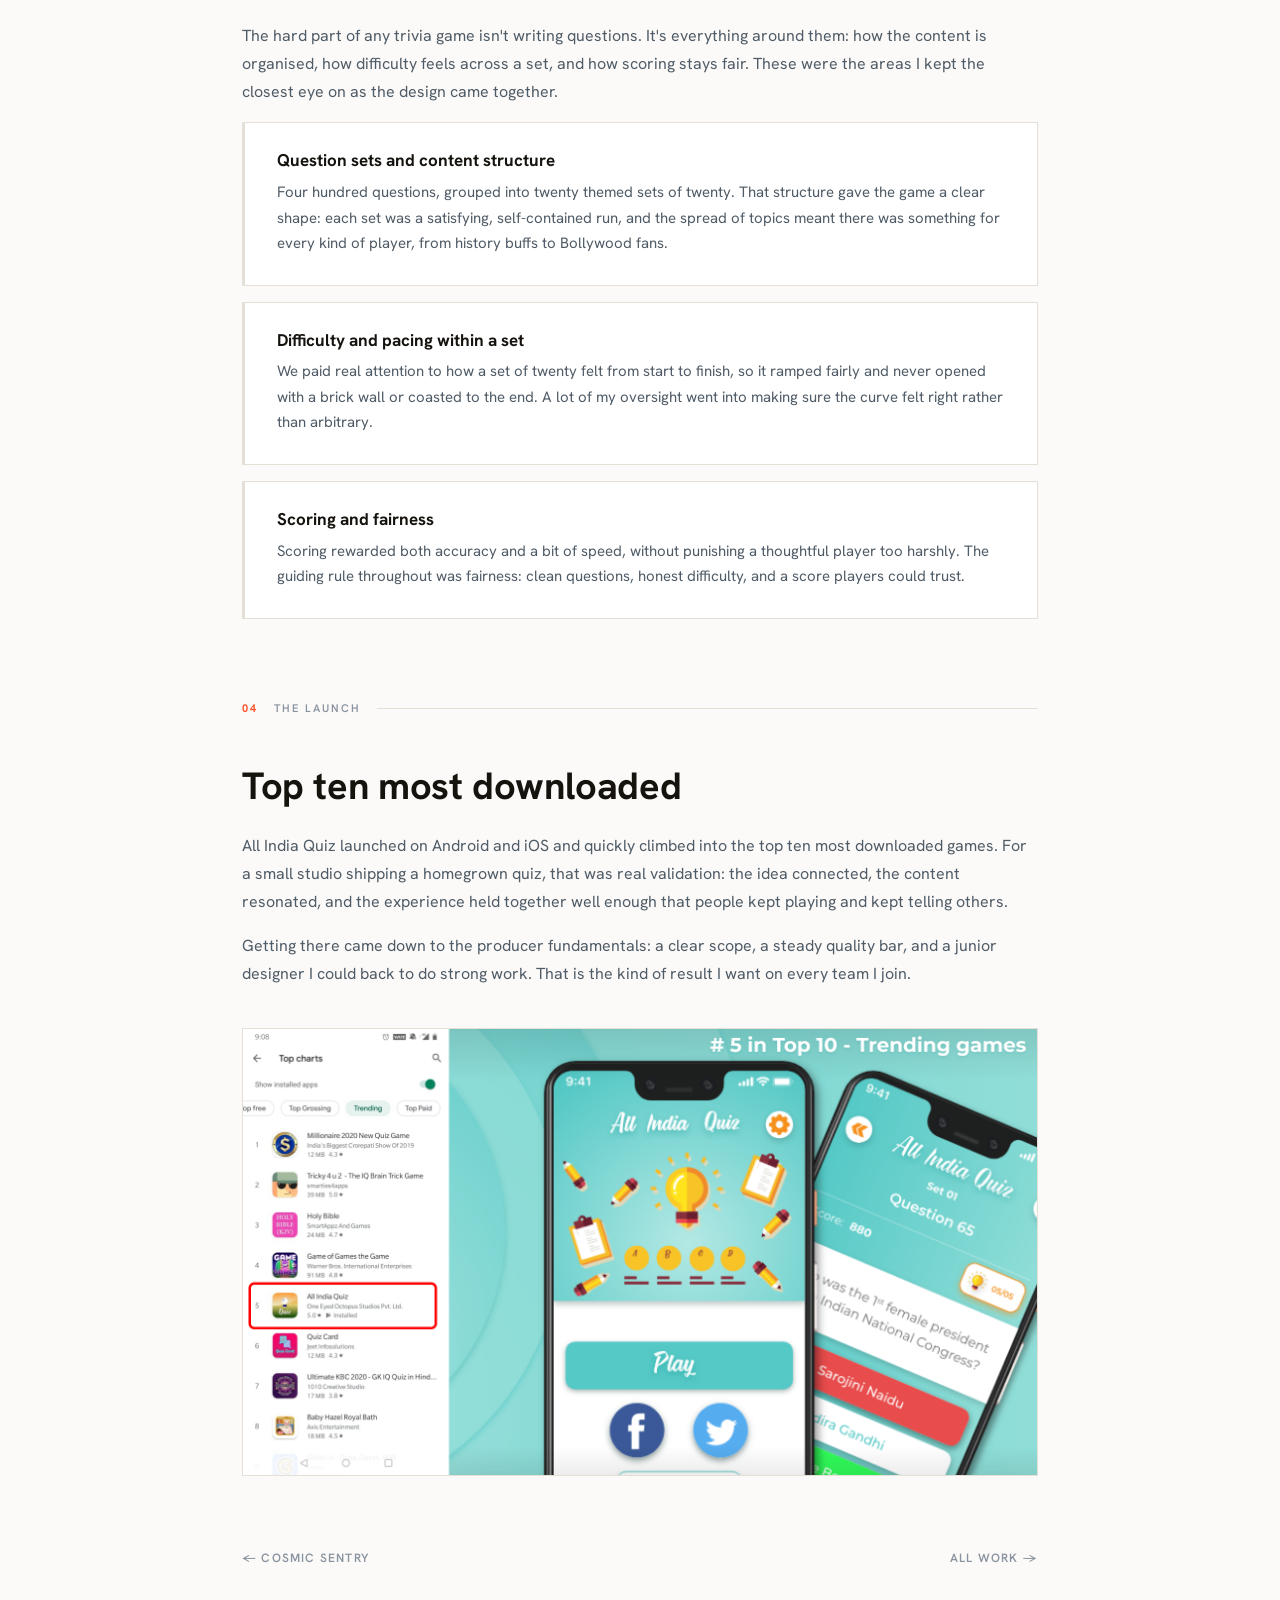
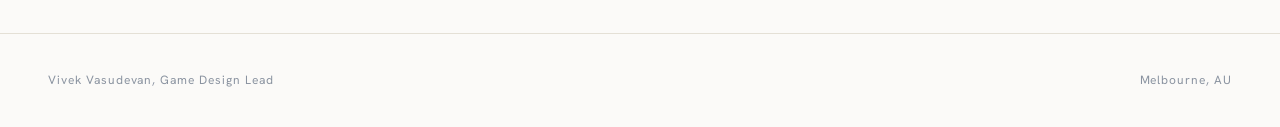
<file: game-design/all-india-quiz.html>
<!DOCTYPE html>
<html lang="en">
<head>
  <meta charset="UTF-8">
  <meta name="viewport" content="width=device-width, initial-scale=1.0">
  <title>All India Quiz · Vivek Vasudevan</title>
  <script>(function(){try{var t=localStorage.getItem('theme')||'light';document.documentElement.setAttribute('data-theme',t);}catch(e){document.documentElement.setAttribute('data-theme','light');}})();function toggleTheme(){var h=document.documentElement,t=h.getAttribute('data-theme')==='light'?'dark':'light';h.setAttribute('data-theme',t);try{localStorage.setItem('theme',t);}catch(e){}}</script>
  <link rel="stylesheet" href="styles.css?v=4">
  <style>
    /* Game screens shown in phone mockups */
    .aiq-phones {
      display: flex; justify-content: center; align-items: flex-start;
      gap: 36px; flex-wrap: wrap;
    }
    .aiq-phone {
      width: 232px;
      padding: 10px;
      background: #0b1018;
      border: 1px solid #243447;
      border-radius: 30px;
      box-shadow: 0 24px 60px rgba(0,0,0,0.45), inset 0 0 0 1px rgba(255,255,255,0.03);
    }
    .aiq-phone img {
      display: block; width: 100%; height: auto;
      border: none; border-radius: 22px;
    }
    @media (max-width: 520px) {
      .aiq-phone { width: 70%; max-width: 280px; }
    }

    /* divider-free, tighter layout */
    .cs-section { border-top: none; padding: 40px 0; }
    .cs-hero { padding-bottom: 28px; }
    .media-wide { margin-top: 0; }
    .project-nav { border-top: none; margin-top: 8px; padding: 24px 0; }
  </style>
<style>
    /* Fit the extra nav item on phones */
    ul.nav-links a { white-space: nowrap; }
    @media (max-width: 640px) {
      ul.nav-links { gap: 12px; }
      ul.nav-links a { letter-spacing: 0.08em; }
      ul.nav-links .nav-extra { display: none; }
      .cs-topnav ul.nav-links { gap: 0; }
      .cs-topnav ul.nav-links a { font-size: 13px; }
    }
  </style>
</head>
<body>

  <nav>
    <a class="nav-logo" href="index.html" aria-label="Vivek Vasudevan home"><img src="assets/images/VivekVasudevanDesign_Logo.svg" alt="Vivek Vasudevan Design logo" width="40" height="40" /></a>
    <ul class="nav-links">
      <li><a href="../index.html">Product<span class="nav-extra"> Design</span></a></li>
      <li><a href="index.html">Work</a></li>
      <li><a href="resume.html">Resume</a></li>
      <li><button class="theme-toggle" onclick="toggleTheme()" aria-label="Toggle light or dark mode" title="Toggle theme"><svg class="icon-sun" viewBox="0 0 24 24" fill="none" stroke="currentColor" stroke-width="2" stroke-linecap="round" stroke-linejoin="round"><circle cx="12" cy="12" r="4"/><path d="M12 2v2M12 20v2M4.93 4.93l1.41 1.41M17.66 17.66l1.41 1.41M2 12h2M20 12h2M6.34 17.66l-1.41 1.41M19.07 4.93l-1.41 1.41"/></svg><svg class="icon-moon" viewBox="0 0 24 24" fill="none" stroke="currentColor" stroke-width="2" stroke-linecap="round" stroke-linejoin="round"><path d="M21 12.79A9 9 0 1 1 11.21 3 7 7 0 0 0 21 12.79z"/></svg></button></li>
    </ul>
  </nav>

  <!-- ─── HERO ─── -->
  <div class="container">
    <section class="cs-hero">
      <p class="eyebrow animate-1">Case Study 04</p>
      <h1 class="animate-2" style="margin-bottom: 24px;">All India<br>Quiz</h1>
      <p class="lead animate-3">A single-player trivia game built entirely around India: its history, geography, culture, cinema, and sport. Four hundred questions across twenty themed sets, and a top ten most-downloaded finish at launch.</p>
      <div class="cs-meta animate-4">
        <span class="tag">Producer</span>
        <span class="tag">Design Oversight</span>
        <span class="tag">One Eyed Octopus Studios</span>
        <span class="tag">Android and iOS</span>
        <span class="tag">Top 10 at launch</span>
      </div>
    </section>
  </div>

  <!-- KEY ART -->
  <div class="wide">
    <div class="media media-wide">
      <img src="images/all-india-quiz/01-keyart.jpg" alt="All India Quiz key art" />
    </div>
  </div>

  <!-- INFO GRID -->
  <div class="container" style="padding-top: 56px; padding-bottom: 0;">
    <div class="info-grid" style="margin-top: 0;">
      <div class="info-block">
        <div class="label">Studio</div>
        <div class="value">One Eyed Octopus Studios</div>
      </div>
      <div class="info-block">
        <div class="label">My Role</div>
        <div class="value">Producer (Design Oversight)</div>
      </div>
      <div class="info-block">
        <div class="label">Platform</div>
        <div class="value">Android and iOS</div>
      </div>
      <div class="info-block">
        <div class="label">Genre</div>
        <div class="value">Single-Player Trivia</div>
      </div>
      <div class="info-block">
        <div class="label">Content</div>
        <div class="value">400 questions, 20 sets of 20</div>
      </div>
      <div class="info-block">
        <div class="label">Status</div>
        <div class="value">Launched, Top 10 most downloaded</div>
      </div>
    </div>
  </div>

  <!-- ─── 01: The Game ─── -->
  <div class="container">
    <section class="cs-section">
      <div class="section-label">
        <span class="num">01</span>
        <h4>The Game</h4>
      </div>
      <h2>A trivia game with India at its core</h2>
      <p style="margin-top: 20px;">All India Quiz was a single-player trivia game about India, spanning its history, geography, culture, cinema, and sport. The content was organised into twenty themed sets of twenty questions each, four hundred in total, so players always knew exactly what they were taking on and how far they had to go.</p>
      <p>It was a One Eyed Octopus title for Android and iOS, and it struck a chord. At launch it landed in the top ten most downloaded games, which for a small studio making a homegrown quiz was a genuinely proud moment.</p>

      <div class="quote-block">
        <p>"A good trivia game is simple to pick up and surprisingly hard to put down. That balance was the whole job."</p>
      </div>

      <!-- SCREEN GALLERY -->
      <div class="media">
        <div class="aiq-phones">
          <div class="aiq-phone"><img src="images/all-india-quiz/screen-1.png" alt="All India Quiz set-select screen" /></div>
          <div class="aiq-phone"><img src="images/all-india-quiz/screen-2.png" alt="All India Quiz gameplay screen" /></div>
          <div class="aiq-phone"><img src="images/all-india-quiz/screen-3.png" alt="All India Quiz gameplay screen" /></div>
        </div>
      </div>
    </section>
  </div>

  <!-- ─── 02: My Role ─── -->
  <div class="container">
    <section class="cs-section">
      <div class="section-label">
        <span class="num">02</span>
        <h4>My Role</h4>
      </div>
      <h2>Producer, and the person watching over the design</h2>
      <p style="margin-top: 20px;">On All India Quiz I was the producer. The detailed design was handled by a junior designer on the team, and my job was to oversee that design, keep the scope realistic, protect the quality bar, and steer the whole thing to a clean launch on both Android and iOS.</p>
      <p>A lot of that work was mentoring. I helped shape the question structure, pushed on fairness and difficulty, reviewed the build as it came together, and made the calls that kept us on track. It is some of the work I am most proud of, because the result was someone else growing as a designer while we shipped a game that players genuinely took to.</p>

      <div class="info-grid">
        <div class="info-block">
          <div class="label">I owned</div>
          <div class="value">Production, scope, schedule, and design oversight</div>
        </div>
        <div class="info-block">
          <div class="label">Designed by</div>
          <div class="value">A junior designer, mentored throughout</div>
        </div>
        <div class="info-block">
          <div class="label">Outcome</div>
          <div class="value">Shipped on Android and iOS, top 10 at launch</div>
        </div>
      </div>
    </section>
  </div>

  <!-- ─── 03: The Design ─── -->
  <div class="container">
    <section class="cs-section">
      <div class="section-label">
        <span class="num">03</span>
        <h4>The Design We Shipped</h4>
      </div>
      <h2>Simple on the surface, carefully tuned underneath</h2>
      <p style="margin-top: 20px;">The hard part of any trivia game isn't writing questions. It's everything around them: how the content is organised, how difficulty feels across a set, and how scoring stays fair. These were the areas I kept the closest eye on as the design came together.</p>

      <div class="system-block">
        <h3>Question sets and content structure</h3>
        <p>Four hundred questions, grouped into twenty themed sets of twenty. That structure gave the game a clear shape: each set was a satisfying, self-contained run, and the spread of topics meant there was something for every kind of player, from history buffs to Bollywood fans.</p>
      </div>

      <div class="system-block">
        <h3>Difficulty and pacing within a set</h3>
        <p>We paid real attention to how a set of twenty felt from start to finish, so it ramped fairly and never opened with a brick wall or coasted to the end. A lot of my oversight went into making sure the curve felt right rather than arbitrary.</p>
      </div>

      <div class="system-block">
        <h3>Scoring and fairness</h3>
        <p>Scoring rewarded both accuracy and a bit of speed, without punishing a thoughtful player too harshly. The guiding rule throughout was fairness: clean questions, honest difficulty, and a score players could trust.</p>
      </div>
    </section>
  </div>

  <!-- ─── 04: The Launch ─── -->
  <div class="container">
    <section class="cs-section">
      <div class="section-label">
        <span class="num">04</span>
        <h4>The Launch</h4>
      </div>
      <h2>Top ten most downloaded</h2>
      <p style="margin-top: 20px;">All India Quiz launched on Android and iOS and quickly climbed into the top ten most downloaded games. For a small studio shipping a homegrown quiz, that was real validation: the idea connected, the content resonated, and the experience held together well enough that people kept playing and kept telling others.</p>
      <p>Getting there came down to the producer fundamentals: a clear scope, a steady quality bar, and a junior designer I could back to do strong work. That is the kind of result I want on every team I join.</p>

      <!-- LAUNCH / STORE -->
      <div class="media">
        <img src="images/all-india-quiz/07-launch.png" alt="All India Quiz launch / store listing" />
      </div>
    </section>
  </div>

  <!-- ─── PROJECT NAV ─── -->
  <div class="container">
    <div class="project-nav">
      <a href="cosmic-sentry.html">← Cosmic Sentry</a>
      <a href="index.html">All Work →</a>
    </div>
  </div>

  <footer>
    <p>Vivek Vasudevan, Game Design Lead</p>
    <p>Melbourne, AU</p>
  </footer>

</body>
</html>
</file>
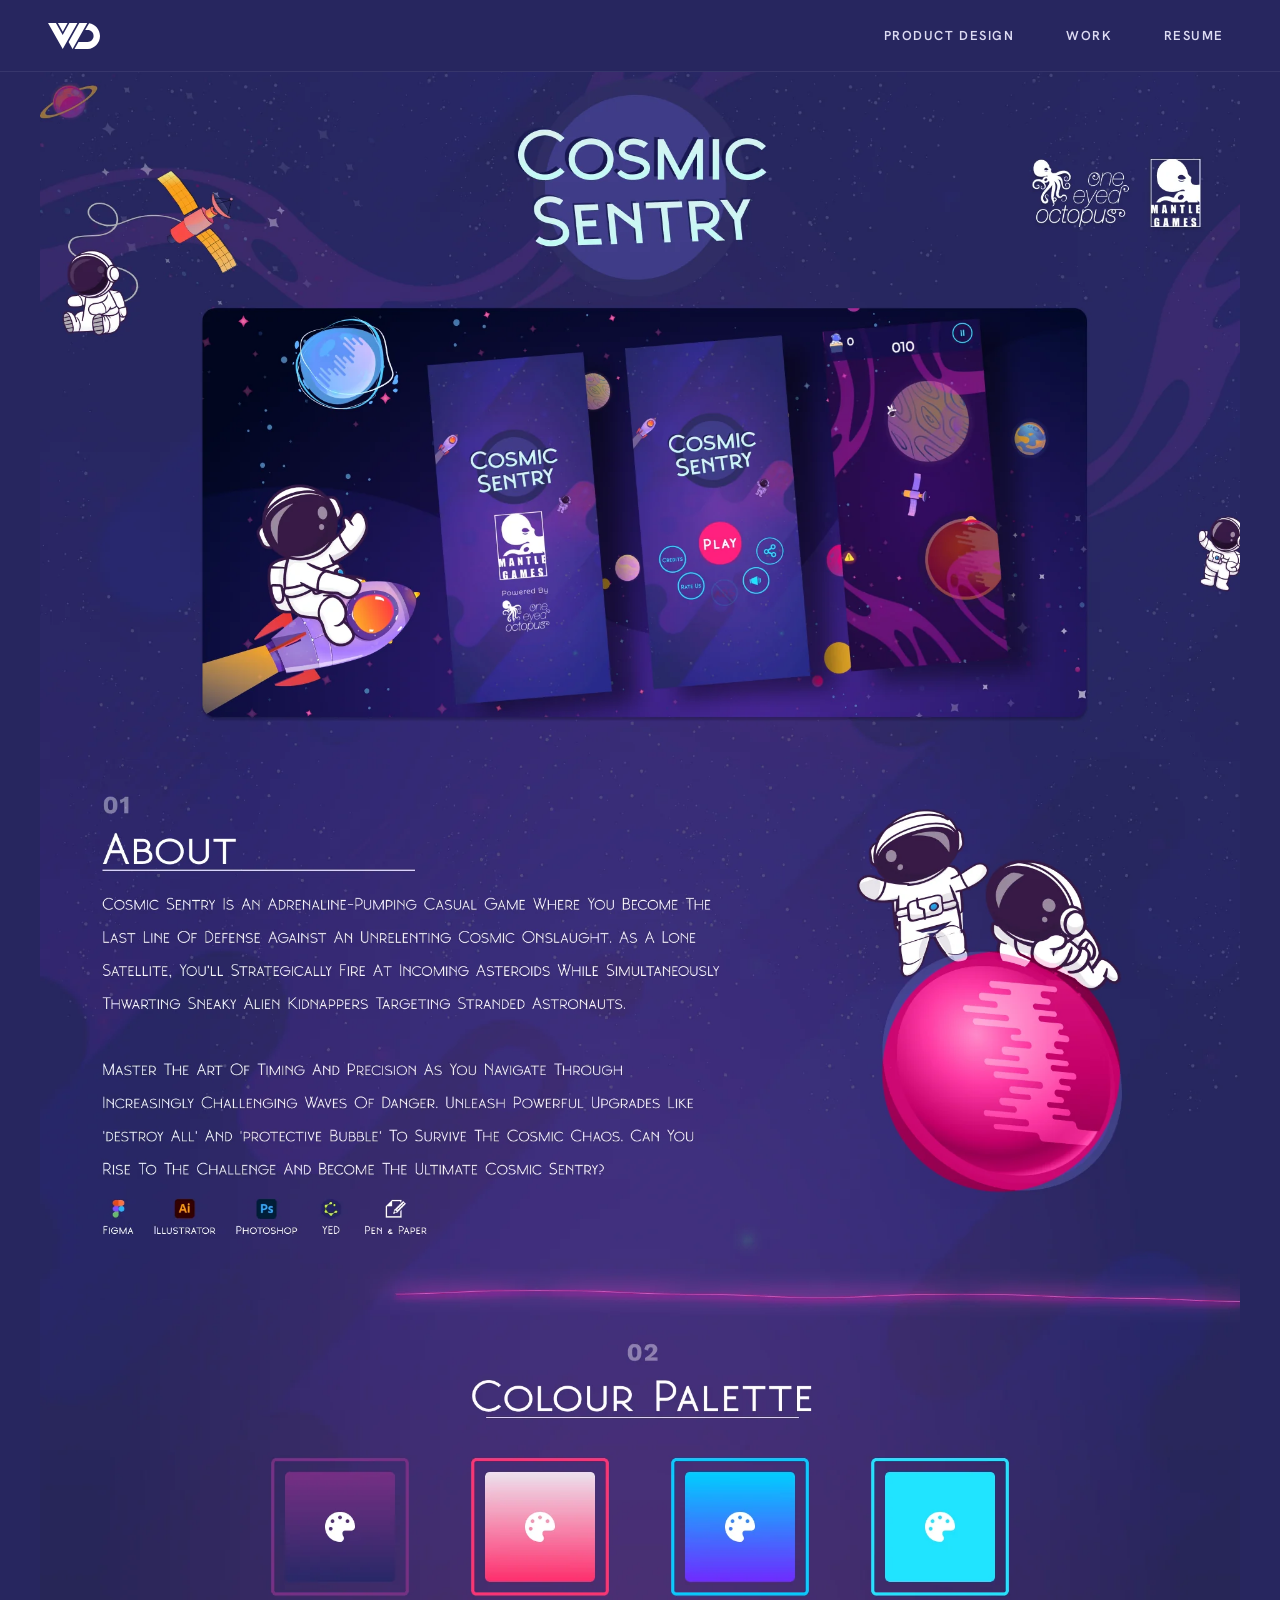
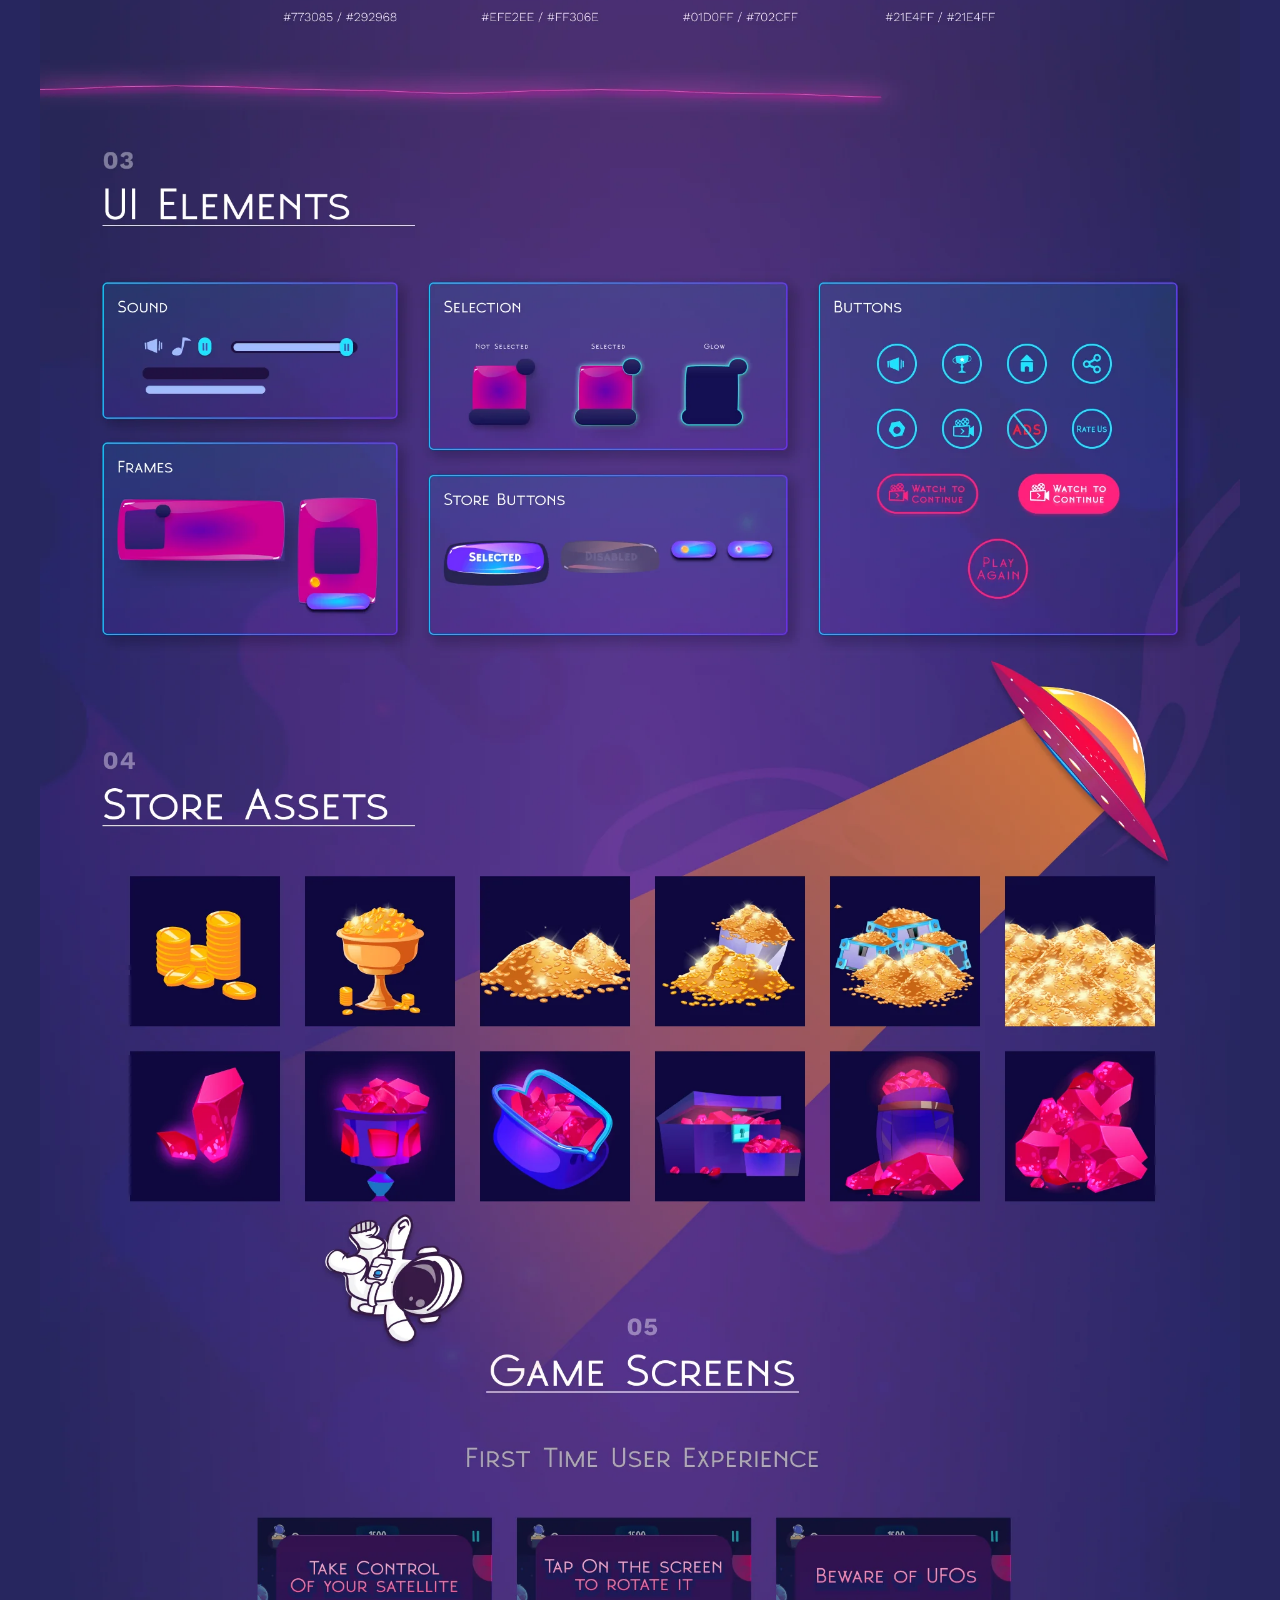
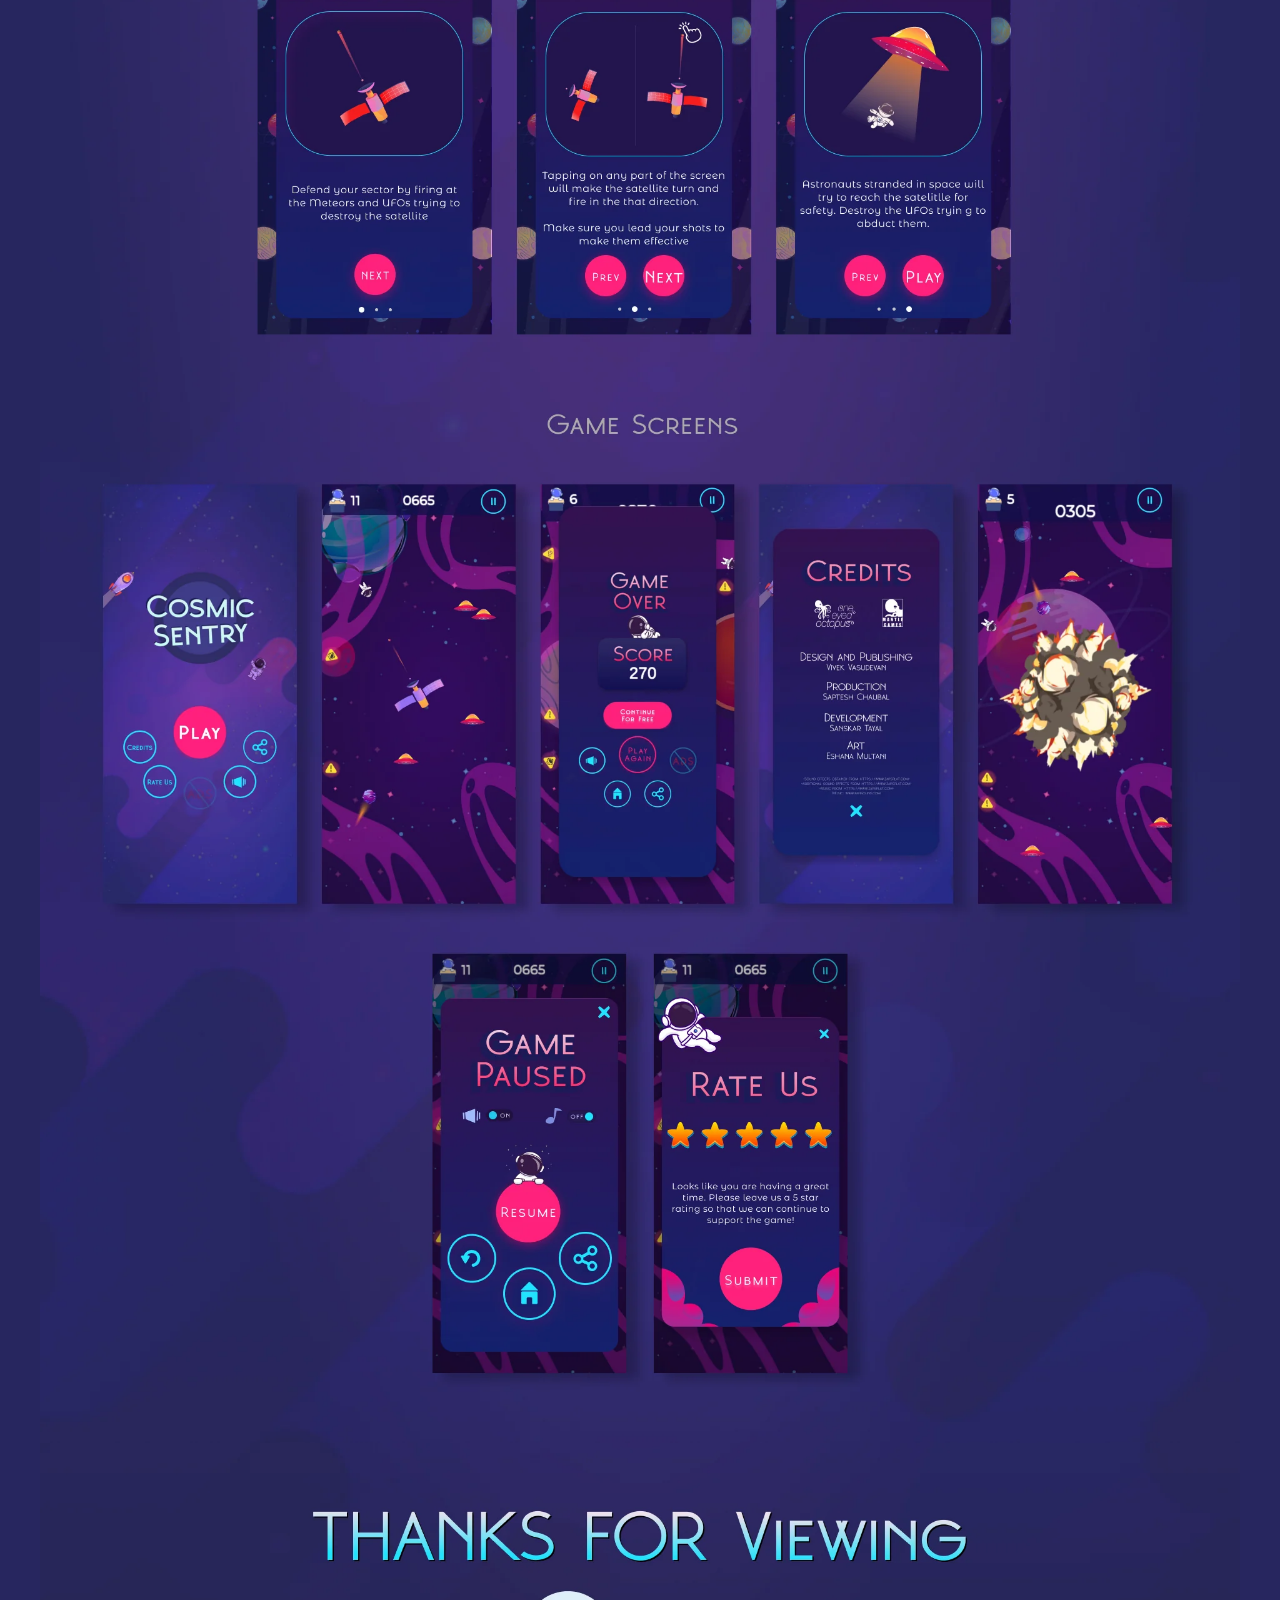
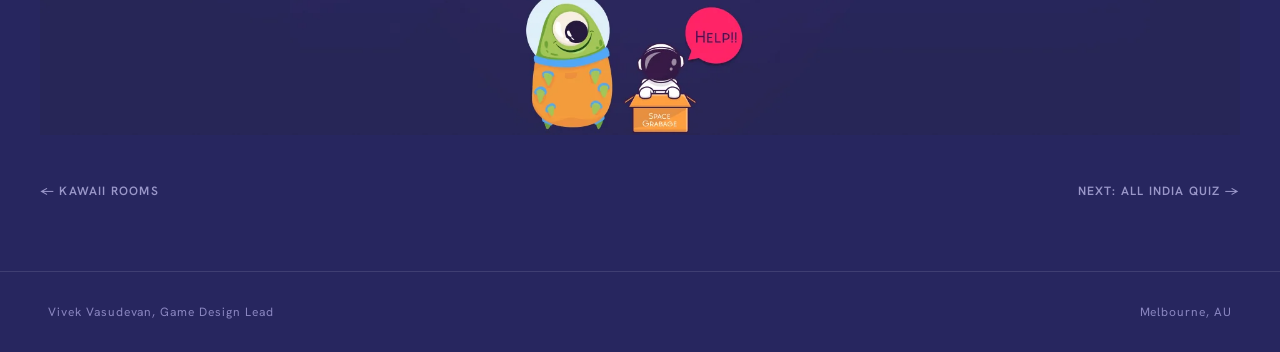
<file: game-design/cosmic-sentry.html>
<!DOCTYPE html>
<html lang="en" data-cs="cosmic-sentry">
<head>
  <meta charset="UTF-8" />
  <link rel="icon" type="image/svg+xml" href="assets/images/Favicon.svg" />
  <meta name="viewport" content="width=device-width, initial-scale=1.0" />
  <title>Cosmic Sentry · Game UI · Vivek Vasudevan</title>
  <meta name="description" content="Cosmic Sentry, a hyper-casual space shooter. Game UI, store assets, and screen design case study by Vivek Vasudevan." />
  <link rel="stylesheet" href="assets/shared.css" />
  <link href="https://fonts.googleapis.com/css2?family=Hanken+Grotesk:wght@400;500;600;700&display=swap" rel="stylesheet">
  <style>
    :root {
      --page-max:    1440px;
      --page-margin: 120px;
      --space-bg:    #27265f;
      --space-bg-2:  #1c1b46;
      --col-max:     1200px;
    }
    html { scroll-behavior: smooth; }
    body {
      font-family: var(--font-ui);
      color: #eceaff;
      background: var(--space-bg);
      min-height: 100vh;
      margin: 0;
    }
    .page {
      max-width: var(--page-max);
      margin: 0 auto;
      position: relative;
      background: var(--space-bg);
    }

    /* ─── NAVIGATION (dark) ─────────────────────────────── */
    .nav-wrap {
      position: sticky;
      top: 0;
      z-index: 100;
      padding: 0 var(--page-margin);
    }
    nav {
      background: rgba(28,27,70,0.85);
      backdrop-filter: blur(10px);
      -webkit-backdrop-filter: blur(10px);
      border-radius: 0 0 20px 20px;
      height: 82px;
      padding: 0 20px;
      display: flex;
      align-items: center;
      justify-content: space-between;
      box-shadow: 0 2px 0 rgba(0,0,0,0.15), 0 4px 16px rgba(0,0,0,0.25);
      transition: box-shadow 0.3s ease;
    }
    nav.scrolled { box-shadow: 0 2px 0 rgba(0,0,0,0.2), 0 8px 24px rgba(0,0,0,0.4); }
    .nav-brand { display: flex; align-items: center; gap: 9px; text-decoration: none; }
    .nav-name { font-size: 20px; font-weight: 700; color: #fff; white-space: nowrap; }
    .nav-links { display: flex; gap: 24px; align-items: center; list-style: none; }
    .nav-links a, .nav-links button {
      font-family: var(--font-ui);
      font-size: 16px; font-weight: 500;
      color: #eceaff; text-decoration: none;
      background: none; border: none; cursor: pointer;
      padding: 8px; opacity: 0.55; transition: opacity 0.2s; display: block;
    }
    .nav-links li.active a, .nav-links li.active button {
      opacity: 1; border-bottom: 2px solid #21e4ff;
    }
    .nav-links a:hover, .nav-links button:hover { opacity: 0.9; }

    /* ─── CASE STUDY SECTIONS ───────────────────────────── */
    .cs-doc {
      max-width: var(--col-max);
      margin: 0 auto;
      padding: 0;
      background: var(--space-bg);
    }
    .cs-section { display: block; font-size: 0; }
    .cs-section img {
      display: block;
      width: 100%;
      height: auto;
      vertical-align: top;
    }

    /* visually-hidden but accessible copy */
    .sr-only {
      position: absolute; width: 1px; height: 1px;
      padding: 0; margin: -1px; overflow: hidden;
      clip: rect(0,0,0,0); white-space: nowrap; border: 0;
    }

    /* back link strip */
    .cs-backbar {
      max-width: var(--col-max);
      margin: 0 auto;
      padding: 28px 0 10px;
    }
    .cs-back {
      display: inline-flex; align-items: center; gap: 8px;
      color: #b9b5ff; text-decoration: none; font-size: 15px; font-weight: 500;
      opacity: 0.8; transition: opacity 0.2s, transform 0.2s;
    }
    .cs-back:hover { opacity: 1; transform: translateX(-3px); }

    /* case study prev/next nav + slim footer (matches the case study template) */
    .cs-pagenav {
      max-width: var(--col-max);
      margin: 0 auto;
      display: flex;
      align-items: center;
      justify-content: space-between;
      gap: 16px;
      padding: 48px 0;
    }
    .cs-pagenav a {
      font-family: 'Hanken Grotesk', sans-serif;
      color: #9a97c9;
      text-decoration: none;
      font-size: 12px;
      font-weight: 600;
      letter-spacing: 0.1em;
      text-transform: uppercase;
      transition: color 0.2s;
    }
    .cs-pagenav a:hover { color: #21e4ff; }

    .cs-footer {
      display: flex;
      align-items: center;
      justify-content: space-between;
      gap: 16px;
      padding: 28px var(--page-margin);
      margin-top: 16px;
      border-top: 1px solid rgba(236,234,255,0.12);
    }
    .cs-footer p {
      font-size: 13px;
      letter-spacing: 0.06em;
      color: #8a86c0;
      margin: 0;
    }

    /* full-width chrome, matching the other case studies */
    .cs-topnav {
      position: fixed; top: 0; left: 0; right: 0; z-index: 200;
      max-width: none; margin: 0; width: auto;
      height: 72px;
      display: flex; align-items: center; justify-content: space-between;
      padding: 0 48px;
      background: #27265f;
      border-bottom: 1px solid rgba(236,234,255,0.08);
      border-radius: 0; box-shadow: none;
    }
    /* strip the black box shared.css puts on .nav-logo */
    .cs-topnav .nav-logo { display: flex; align-items: center; width: auto; height: auto; background: none; padding: 0; line-height: 0; font-size: 0; }
    /* light logomark, with breathing room above and below */
    .cs-topnav .nav-logo img { display: block; height: 26px; width: auto; position: static; }
    .cs-topnav .nav-links { display: flex; gap: 36px; list-style: none; margin: 0; padding: 0; }
    .cs-topnav .nav-links a {
      font-family: 'Hanken Grotesk', sans-serif;
      font-size: 13px; font-weight: 600; letter-spacing: 0.12em; text-transform: uppercase;
      color: #eceaff; text-decoration: none; transition: color 0.2s; opacity: 0.92;
    }
    .cs-topnav .nav-links a:hover { color: #21e4ff; opacity: 1; }

    /* offset content below the fixed nav */
    .page { padding-top: 72px; }

    /* full-width footer */
    .cs-bottom {
      display: flex; align-items: center; justify-content: space-between; gap: 16px;
      padding: 32px 48px; margin-top: 24px;
      border-top: 1px solid rgba(236,234,255,0.12);
    }
    .cs-bottom p {
      font-family: 'Hanken Grotesk', sans-serif;
      font-size: 12px; letter-spacing: 0.08em; color: #8a86c0; margin: 0;
    }

    /* ─── FOOTER (dark) ─────────────────────────────────── */
    .footer {
      max-width: var(--col-max);
      margin: 0 auto;
      display: flex;
      flex-direction: column;
      align-items: center;
      gap: 40px;
      padding: 90px 0 0;
      text-align: center;
    }
    .footer-eyebrow { font-size: 18px; color: #b9b5ff; opacity: 0.8; }
    .footer-headline { font-size: 48px; font-weight: 700; color: #fff; margin: 8px 0 28px; }
    .footer-btns { display: flex; gap: 16px; justify-content: center; }
    .btn-filled, .btn-outline {
      font-family: var(--font-ui); font-size: 16px; font-weight: 600;
      padding: 14px 32px; border-radius: 999px; text-decoration: none;
      transition: transform 0.2s, box-shadow 0.2s, background 0.2s;
    }
    .btn-filled { background: #21e4ff; color: #14133a; }
    .btn-filled:hover { transform: translateY(-2px); box-shadow: 0 8px 20px rgba(33,228,255,0.3); }
    .btn-outline { border: 2px solid rgba(236,234,255,0.5); color: #eceaff; }
    .btn-outline:hover { border-color: #21e4ff; color: #21e4ff; transform: translateY(-2px); }
    .footer-email-link {
      display: inline-flex; align-items: center; gap: 8px;
      color: #eceaff; text-decoration: none; opacity: 0.75; font-size: 15px;
    }
    .footer-email-link:hover { opacity: 1; }
    .footer-bottom-nav {
      display: flex; align-items: center; justify-content: space-between;
      width: 100%; flex-wrap: wrap; gap: 20px;
      /* mirror the top nav: translucent panel, blur, rounded corners, shadow */
      background: rgba(28,27,70,0.85);
      backdrop-filter: blur(10px);
      -webkit-backdrop-filter: blur(10px);
      border-radius: 20px 20px 0 0;
      min-height: 82px;
      padding: 14px 20px;
      box-shadow: 0 -2px 0 rgba(0,0,0,0.15), 0 -4px 16px rgba(0,0,0,0.25);
    }
    .footer-brand { display: flex; align-items: center; gap: 9px; text-decoration: none; }
    .footer-brand-text { display: flex; flex-direction: column; text-align: left; }
    .footer-brand-name { font-size: 20px; font-weight: 700; color: #fff; }
    .footer-brand-copy { font-size: 13px; color: #b9b5ff; opacity: 0.7; }
    .footer-nav-links { display: flex; gap: 24px; align-items: center; list-style: none; }
    .footer-nav-links a {
      font-family: var(--font-ui);
      font-size: 16px; font-weight: 500; color: #eceaff;
      opacity: 0.55; text-decoration: none; padding: 8px; transition: opacity 0.2s;
    }
    .footer-nav-links a:hover { opacity: 0.9; }

    /* ─── HAMBURGER ─────────────────────────────────────── */
    .nav-hamburger {
      display: none; flex-direction: column; gap: 4px;
      background: none; border: none; cursor: pointer; padding: 8px;
      width: 48px; height: 48px; align-items: center; justify-content: center;
    }
    .nav-hamburger span { display: block; width: 32px; height: 4px; background: #eceaff; border-radius: 22px; transition: transform 0.3s, opacity 0.3s; }
    .nav-hamburger.open span:nth-child(1) { transform: translateY(8px) rotate(45deg); }
    .nav-hamburger.open span:nth-child(2) { opacity: 0; transform: scaleX(0); }
    .nav-hamburger.open span:nth-child(3) { transform: translateY(-8px) rotate(-45deg); }
    .mobile-menu {
      display: none; flex-direction: column; gap: 12px;
      background: #1c1b46; border-top: 1px solid rgba(236,234,255,0.1);
      padding: 8px 0 16px; position: absolute; top: 82px; left: 0; right: 0; z-index: 99;
      box-shadow: 0 8px 24px rgba(0,0,0,0.4);
    }
    .mobile-menu.open { display: flex; }
    @media (min-width: 769px) { .mobile-menu { display: none !important; } }
    .mobile-menu a, .mobile-menu button {
      font-family: var(--font-ui); font-size: 16px; font-weight: 500; color: #eceaff;
      text-decoration: none; background: none; border: none; cursor: pointer;
      padding: 10px 20px; text-align: left; width: 100%; display: block;
    }

    /* ─── SCROLL TOP ────────────────────────────────────── */
    .scroll-top {
      position: fixed; bottom: 24px; right: 20px;
      width: 56px; height: 56px; border-radius: 50%;
      background: #21e4ff; border: none; cursor: pointer;
      display: flex; align-items: center; justify-content: center;
      opacity: 0; pointer-events: none; transform: translateY(10px);
      transition: opacity 0.3s, transform 0.3s; z-index: 90;
      box-shadow: 0 6px 18px rgba(0,0,0,0.35);
    }
    .scroll-top.visible { opacity: 1; pointer-events: auto; transform: translateY(0); }
    .scroll-top:hover { transform: translateY(-4px); }
    .scroll-top svg { width: 22px; height: 22px; }

    /* ─── RESPONSIVE ────────────────────────────────────── */
    @media (max-width: 768px) {
      .nav-wrap { padding: 0; }
      .nav-links { display: none; }
      .nav-hamburger { display: flex; }
      .cs-doc, .footer, .cs-backbar, .cs-pagenav, .cs-footer, .cs-bottom, .cs-topnav { padding-left: 20px; padding-right: 20px; }
      .footer-headline { font-size: 36px; }
    }
    @media (max-width: 480px) {
      .nav-name { display: none; }
      .footer-bottom-nav { flex-direction: column; align-items: flex-start; }
    }
  </style>
<style>
    /* Fit the extra nav item on phones */
    ul.nav-links a { white-space: nowrap; }
    @media (max-width: 640px) {
      ul.nav-links { gap: 12px; }
      ul.nav-links a { letter-spacing: 0.08em; }
      ul.nav-links .nav-extra { display: none; }
      .cs-topnav ul.nav-links { gap: 0; }
      .cs-topnav ul.nav-links a { font-size: 13px; }
    }
  </style>
</head>
<body>

<!-- ═══ NAVIGATION ═══ -->
<nav class="cs-topnav">
  <a class="nav-logo" href="index.html" aria-label="Vivek Vasudevan home"><img src="assets/images/VivekVasudevanDesign_Logo_Light.svg" alt="Vivek Vasudevan Design logo" /></a>
  <ul class="nav-links">
    <li><a href="../index.html">Product<span class="nav-extra"> Design</span></a></li>
    <li><a href="index.html">Work</a></li>
    <li><a href="resume.html">Resume</a></li>
  </ul>
</nav>

<div class="page">

  <!-- ═══ CASE STUDY (section-by-section, as on Behance) ═══ -->
  <article class="cs-doc">

    <!-- Hero -->
    <section class="cs-section" aria-label="Cosmic Sentry">
      <h1 class="sr-only">Cosmic Sentry, hyper-casual space shooter game UI</h1>
      <img src="assets/images/cosmic/hero.webp" alt="Cosmic Sentry title with game screens, astronaut and satellite in space" />
    </section>

    <!-- 01 About -->
    <section class="cs-section" aria-labelledby="about-h">
      <h2 id="about-h" class="sr-only">01 · About</h2>
      <p class="sr-only">
        Cosmic Sentry is an adrenaline-pumping casual game where you become the last line of
        defense against an unrelenting cosmic onslaught. As a lone satellite, you'll strategically
        fire at incoming asteroids while simultaneously thwarting sneaky alien kidnappers targeting
        stranded astronauts. Master the art of timing and precision as you navigate through
        increasingly challenging waves of danger. Unleash powerful upgrades like 'Destroy All' and
        'Protective Bubble' to survive the cosmic chaos. Can you rise to the challenge and become the
        ultimate Cosmic Sentry? Tools: Figma, Illustrator, Photoshop, yEd, Pen &amp; Paper.
      </p>
      <img src="assets/images/cosmic/about.webp" alt="About Cosmic Sentry, game description and tools used" />
    </section>

    <!-- 02 Colour Palette -->
    <section class="cs-section" aria-labelledby="palette-h">
      <h2 id="palette-h" class="sr-only">02 · Colour Palette</h2>
      <p class="sr-only">Palette: #773085 / #292968, #EFE2EE / #FF306E, #01D0FF / #702CFF, #21E4FF / #21E4FF.</p>
      <img src="assets/images/cosmic/palette.webp" alt="Cosmic Sentry colour palette swatches with hex codes" />
    </section>

    <!-- 03 UI Elements -->
    <section class="cs-section" aria-labelledby="ui-h">
      <h2 id="ui-h" class="sr-only">03 · UI Elements</h2>
      <img src="assets/images/cosmic/ui.webp" alt="UI elements, sound, selection, buttons, frames and store buttons" />
    </section>

    <!-- 04 Store Assets -->
    <section class="cs-section" aria-labelledby="assets-h">
      <h2 id="assets-h" class="sr-only">04 · Store Assets</h2>
      <img src="assets/images/cosmic/assets.webp" alt="Store assets, coins, chests and gem reward illustrations" />
    </section>

    <!-- 05 Game Screens -->
    <section class="cs-section" aria-labelledby="screens-h">
      <h2 id="screens-h" class="sr-only">05 · Game Screens</h2>
      <img src="assets/images/cosmic/screens.webp" alt="Game screens, first-time user experience onboarding and full game screens" />
    </section>

    <!-- Thanks -->
    <section class="cs-section" aria-label="Thanks for viewing">
      <img src="assets/images/cosmic/thanks.webp" alt="Thanks for viewing" />
    </section>

  </article>

  <!-- ═══ CASE STUDY NAV ═══ -->
  <div class="cs-pagenav" role="navigation" aria-label="Case study navigation">
    <a href="kawaii-rooms.html">← Kawaii Rooms</a>
    <a href="all-india-quiz.html">Next: All India Quiz →</a>
  </div>

</div><!-- /page -->

<!-- ═══ FOOTER ═══ -->
<footer class="cs-bottom">
  <p>Vivek Vasudevan, Game Design Lead</p>
  <p>Melbourne, AU</p>
</footer>

<button class="scroll-top" id="scrollTopBtn" onclick="window.scrollTo({top:0,behavior:'smooth'})" aria-label="Scroll to top">
  <svg viewBox="0 0 24 24" fill="none" stroke="#14133a" stroke-width="2.5" stroke-linecap="round" stroke-linejoin="round"><path d="M12 19V5M5 12l7-7 7 7"/></svg>
</button>

<script>
  const scrollTopBtn = document.getElementById('scrollTopBtn');
  window.addEventListener('scroll', () => {
    scrollTopBtn.classList.toggle('visible', window.scrollY > 500);
  });
</script>
</body>
</html>
</file>
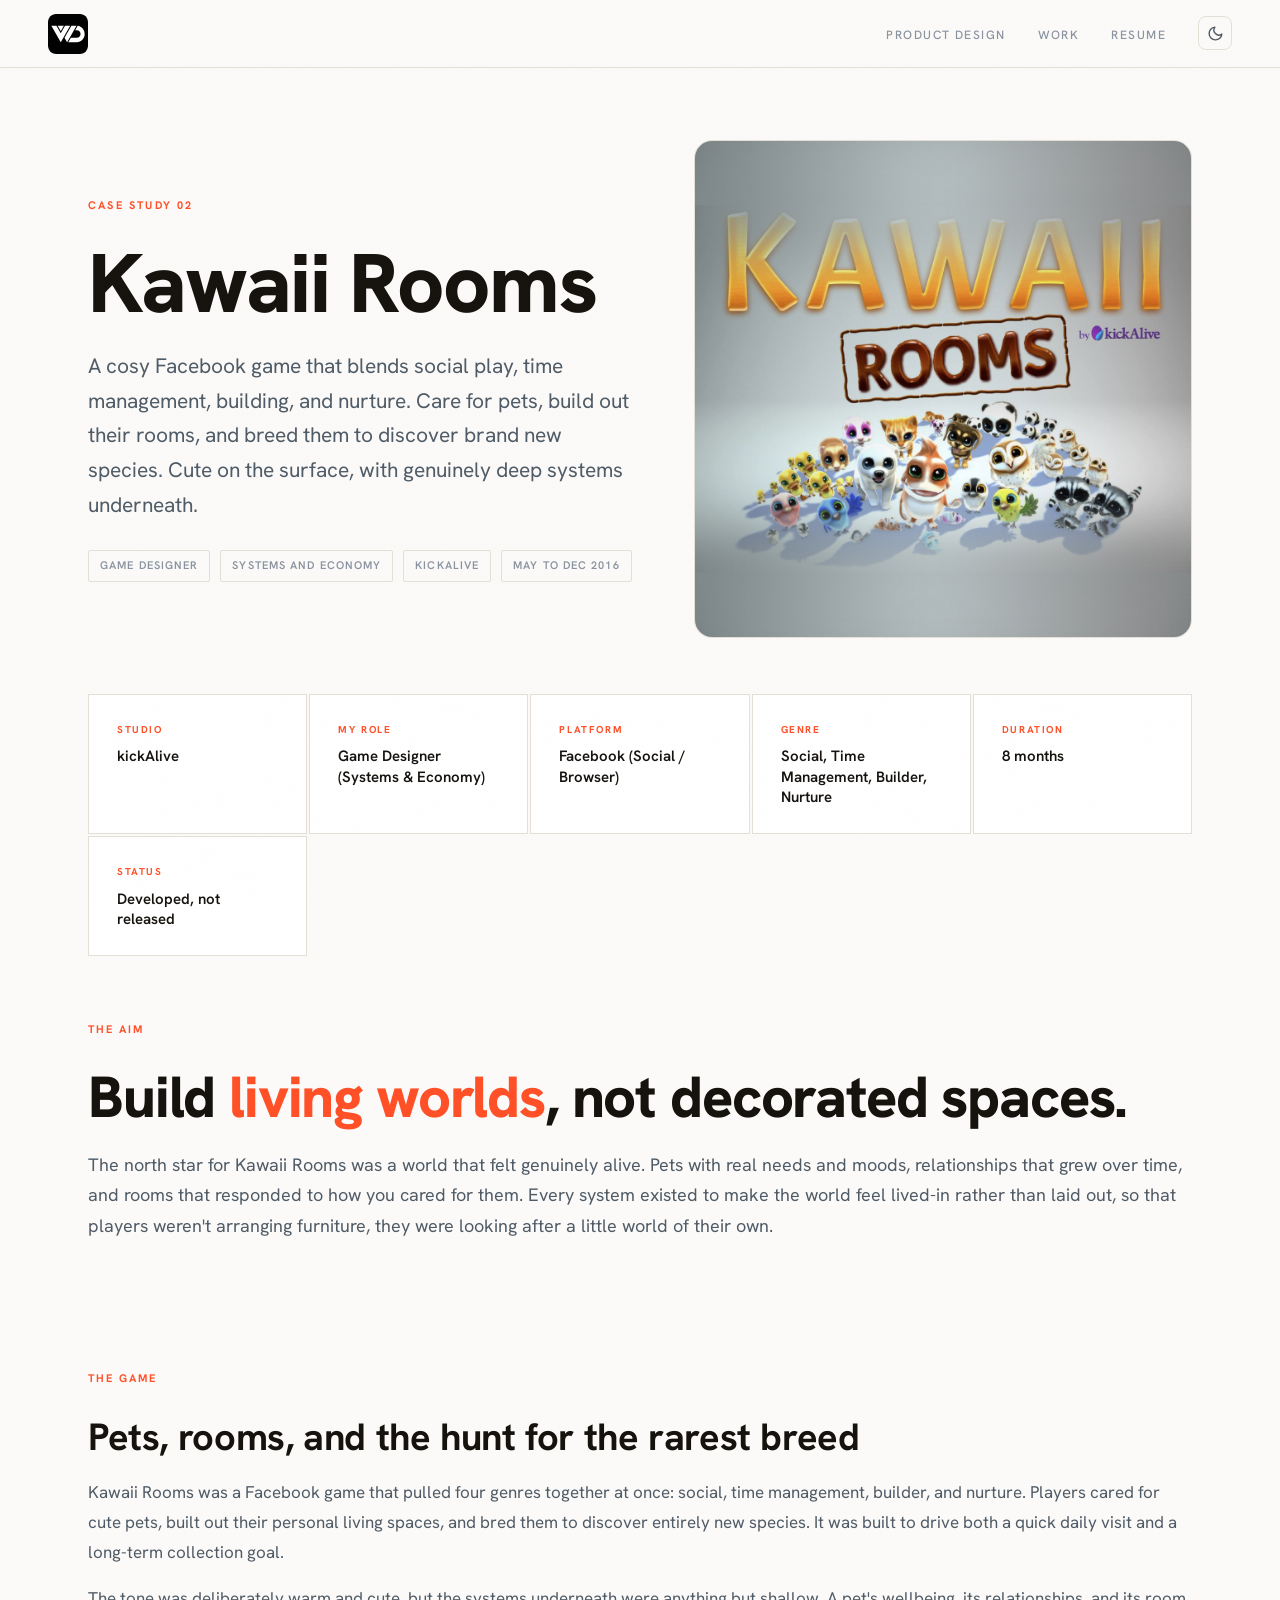
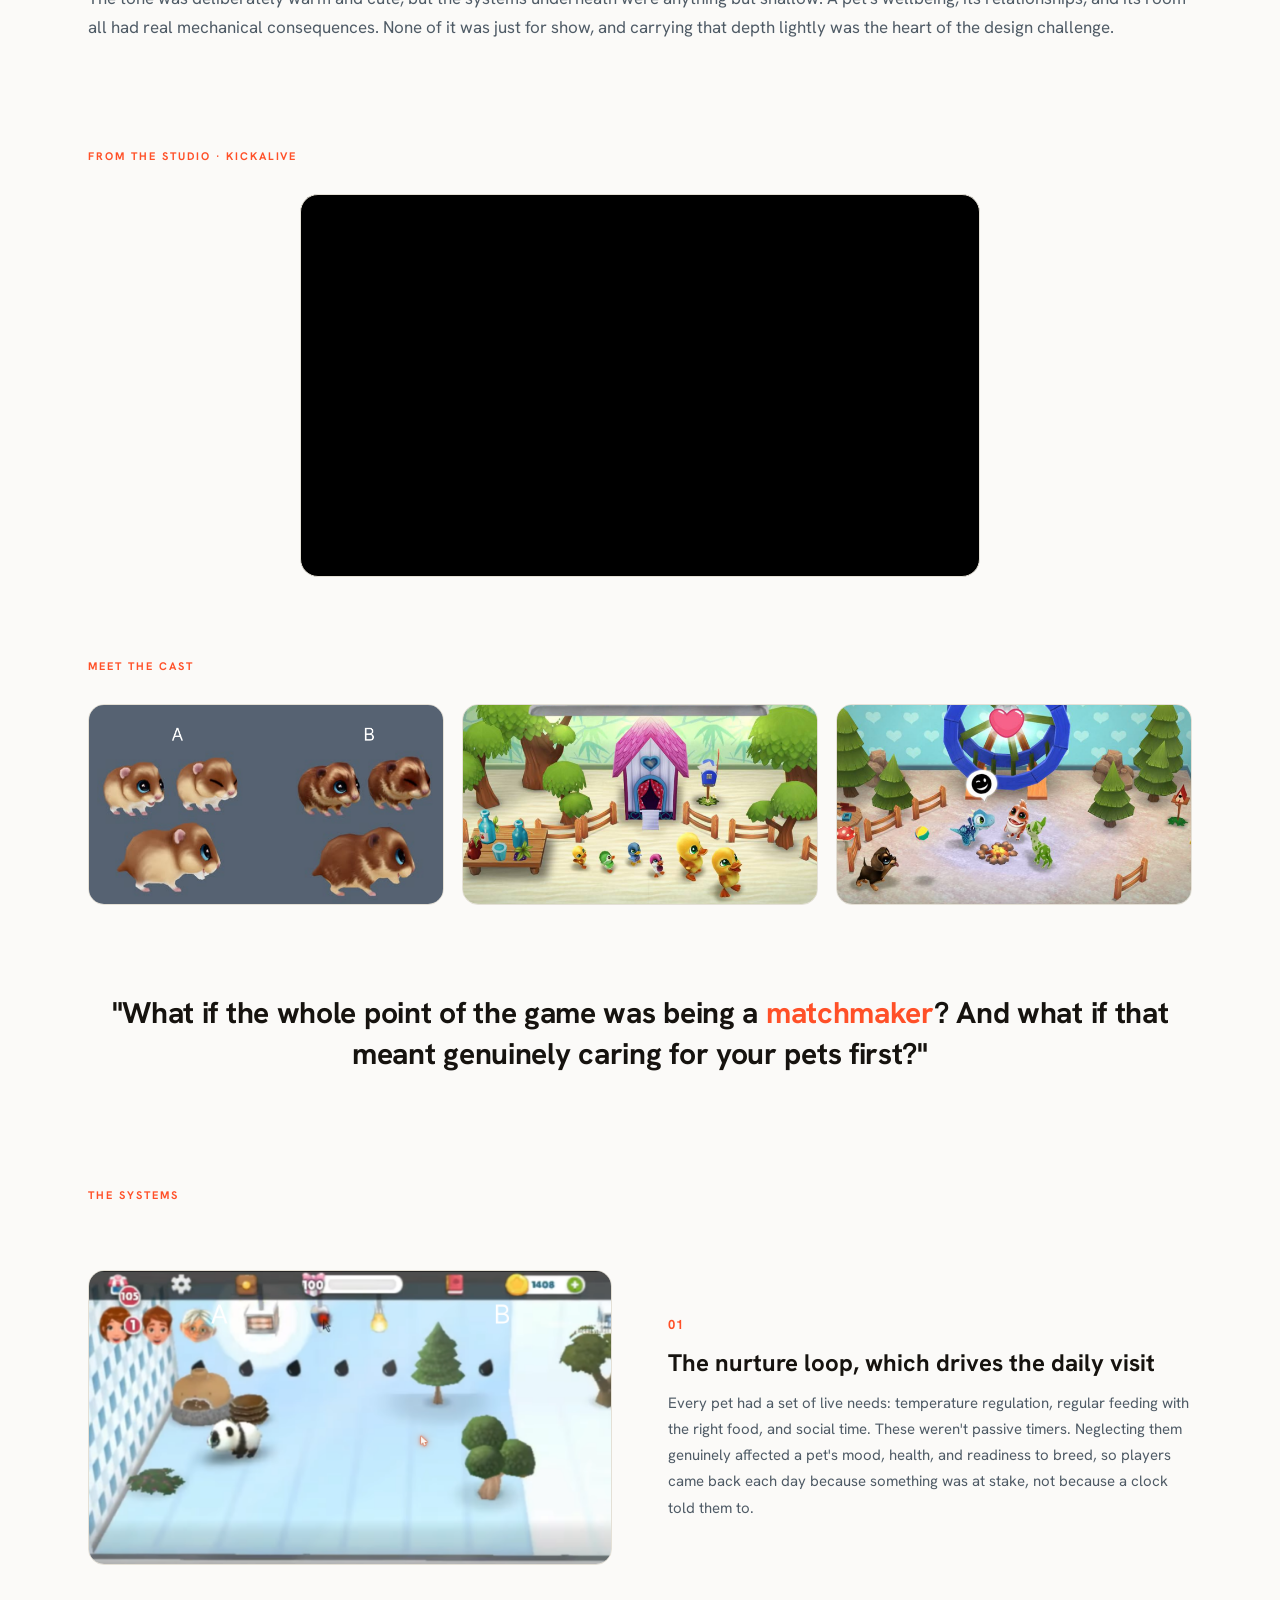
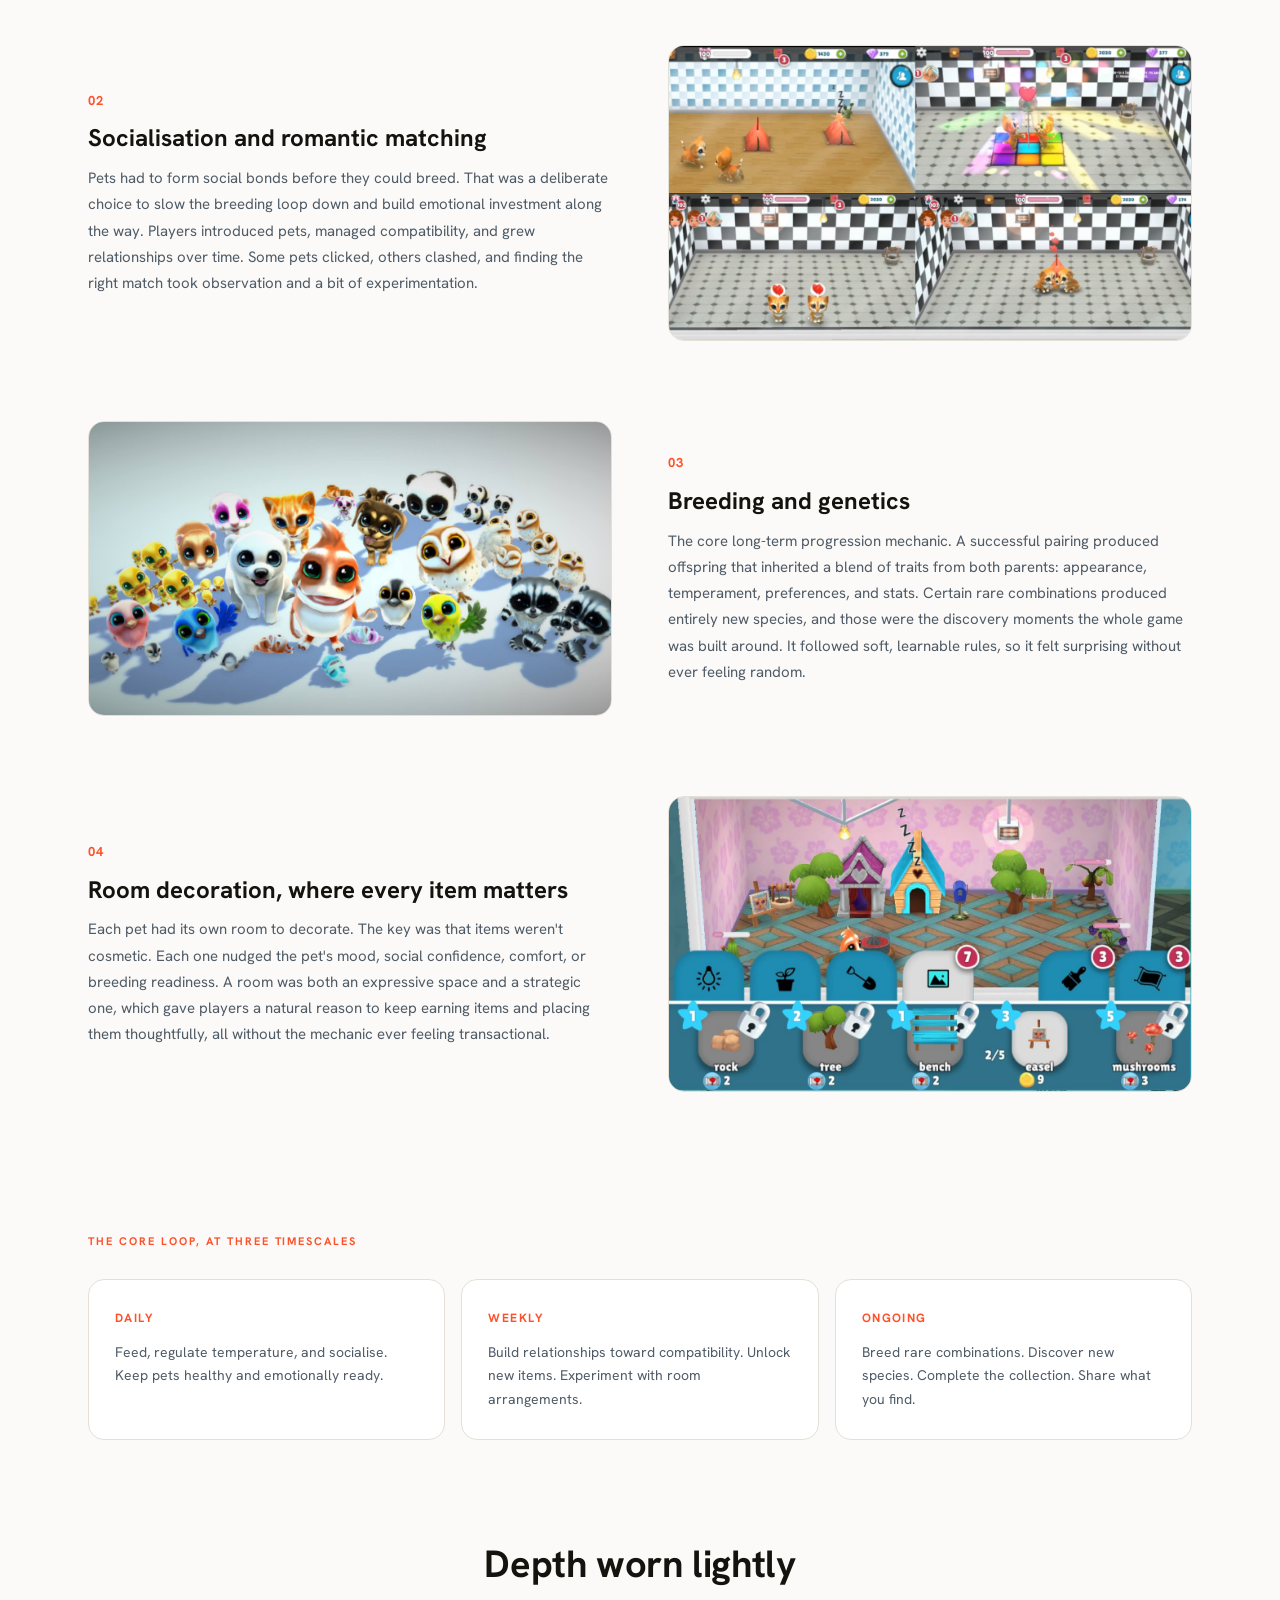
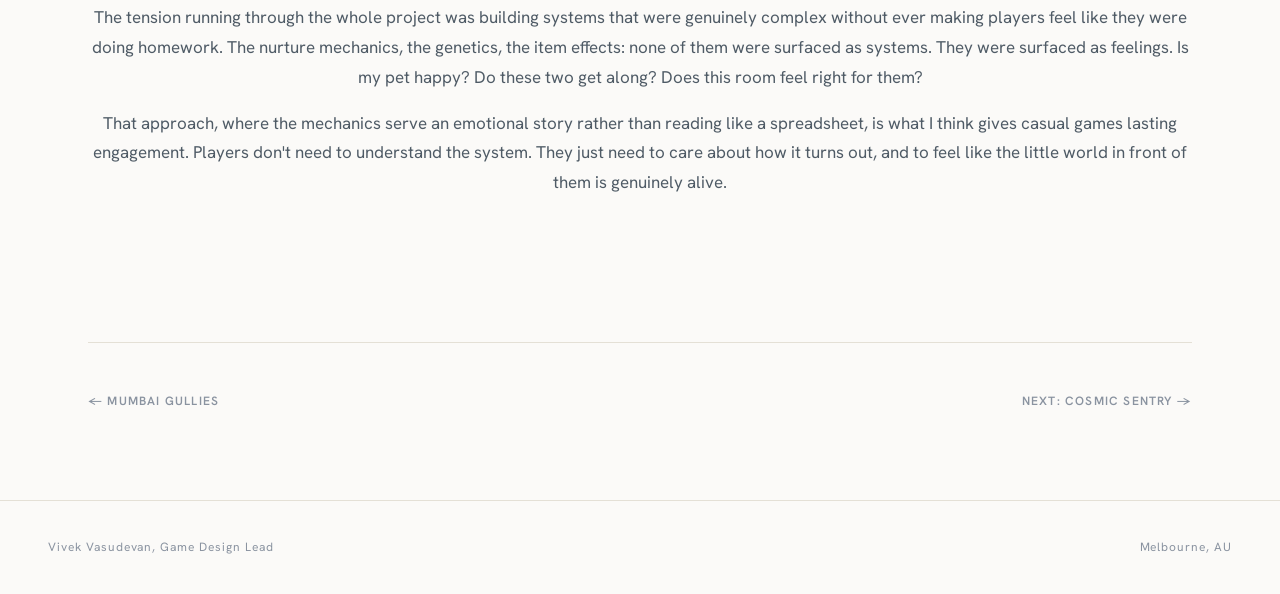
<file: game-design/kawaii-rooms.html>
<!DOCTYPE html>
<html lang="en">
<head>
  <meta charset="UTF-8">
  <meta name="viewport" content="width=device-width, initial-scale=1.0">
  <title>Kawaii Rooms · Vivek Vasudevan</title>
  <script>(function(){try{var t=localStorage.getItem('theme')||'light';document.documentElement.setAttribute('data-theme',t);}catch(e){document.documentElement.setAttribute('data-theme','light');}})();function toggleTheme(){var h=document.documentElement,t=h.getAttribute('data-theme')==='light'?'dark':'light';h.setAttribute('data-theme',t);try{localStorage.setItem('theme',t);}catch(e){}}</script>
  <link rel="stylesheet" href="styles.css?v=4">
  <style>
    /* ── Kawaii Rooms: its own warmer, alternating layout (teal accent) ── */
    .kr { --kr: var(--accent); }

    /* Hero: two columns instead of a full-bleed banner */
    .kr-hero {
      display: grid;
      grid-template-columns: 1.05fr 0.95fr;
      gap: 56px;
      align-items: center;
      padding-top: calc(var(--nav-height) + 72px);
      padding-bottom: 56px;
    }
    .kr-hero .eyebrow {
      font-size: 11px; font-weight: 700; letter-spacing: 0.2em;
      text-transform: uppercase; color: var(--kr); margin-bottom: 22px;
    }
    .kr-hero h1 { margin-bottom: 20px; }
    .kr-hero .lead { margin-bottom: 28px; }
    .kr-hero-art .img-ph { min-height: 360px; border-radius: 18px; }
    .kr-hero-art img { display: block; width: 100%; height: auto; border-radius: 18px; border: 1px solid var(--border); }

    /* Inline facts strip instead of a 6-box grid */
    .kr-facts {
      display: flex; flex-wrap: wrap; gap: 26px 44px;
      padding: 26px 0;
      border-top: 1px solid var(--border);
      border-bottom: 1px solid var(--border);
    }
    .kr-fact .l {
      font-size: 10px; font-weight: 700; letter-spacing: 0.16em;
      text-transform: uppercase; color: var(--kr); margin-bottom: 5px;
    }
    .kr-fact .v { font-size: 15px; font-weight: 600; color: var(--text); }

    .kr-block { padding: 64px 0; }
    .kr-block.tight { padding: 40px 0; }

    /* The Aim: big north-star statement */
    .kr-aim { max-width: none; }
    .kr-aim-h {
      font-family: var(--font-display); font-weight: 800;
      font-size: clamp(34px, 5.2vw, 58px); line-height: 1.05;
      letter-spacing: -0.02em; margin-bottom: 22px; color: var(--text);
    }
    .kr-aim-h .mark { color: var(--kr); }
    .kr-aim p { font-size: 18px; line-height: 1.7; color: var(--text-secondary); max-width: none; }
    .kr-lede { max-width: none; }
    .kr-lede h2 { margin-bottom: 20px; }
    .kr-lede p { font-size: 17px; line-height: 1.75; color: var(--text-secondary); max-width: none; }
    .kr-lede p + p { margin-top: 16px; }

    .kr .kr-eyebrow {
      font-size: 11px; font-weight: 700; letter-spacing: 0.18em;
      text-transform: uppercase; color: var(--kr); margin-bottom: 28px;
    }

    /* Cast grid: rounded, labelled cards */
    .kr-cast { display: grid; grid-template-columns: repeat(3, 1fr); gap: 18px; }
    .kr-cast .img-ph { border-radius: 16px; min-height: 240px; }
    .kr-cast figure img { display: block; width: 100%; height: auto; border-radius: 16px; border: 1px solid var(--border); }
    .kr-cast figcaption {
      margin-top: 12px; font-size: 13px; color: var(--text-secondary); text-align: center;
    }

    /* Centered pull quote, no side border (different from the other case study) */
    .kr-quote {
      max-width: none; margin: 0 auto; text-align: center; padding: 8px 0;
    }
    .kr-quote p {
      font-family: var(--font-display); font-size: clamp(22px, 3vw, 30px);
      font-weight: 700; line-height: 1.35; color: var(--text); letter-spacing: -0.01em;
    }
    .kr-quote .mark { color: var(--kr); }

    /* Alternating image / text feature rows */
    .kr-rows { display: flex; flex-direction: column; gap: 8px; }
    .kr-row {
      display: grid; grid-template-columns: 1fr 1fr; gap: 56px;
      align-items: center; padding: 36px 0;
    }
    .kr-rows .kr-row:nth-child(even) .kr-media { order: 2; }
    .kr-media .img-ph { border-radius: 16px; min-height: 300px; }
    .kr-media img { display: block; width: 100%; height: auto; border-radius: 16px; border: 1px solid var(--border); }
    .kr-row .kr-num {
      font-family: var(--font-display); font-size: 13px; font-weight: 700;
      letter-spacing: 0.1em; color: var(--kr); margin-bottom: 12px;
    }
    .kr-row h3 { font-size: 24px; line-height: 1.2; margin-bottom: 12px; color: var(--text); }
    .kr-row p { font-size: 15px; line-height: 1.75; color: var(--text-secondary); max-width: none; }

    /* Core loop as a horizontal stepped band */
    .kr-loop { display: grid; grid-template-columns: repeat(3, 1fr); gap: 16px; margin-top: 8px; }
    .kr-step {
      background: var(--surface); border: 1px solid var(--border);
      border-radius: 16px; padding: 28px 26px; position: relative;
    }
    .kr-step .t {
      font-family: var(--font-display); font-size: 12px; font-weight: 700;
      letter-spacing: 0.12em; text-transform: uppercase; color: var(--kr); margin-bottom: 12px;
    }
    .kr-step p { font-size: 14px; line-height: 1.65; color: var(--text-secondary); }

    /* Reel: matches the video's own 16:9 box, centred */
    .kr-reel {
      position: relative; width: 100%; max-width: 680px; margin: 0 auto;
      aspect-ratio: 16 / 9; border-radius: 18px; overflow: hidden;
      border: 1px solid var(--border); background: #000;
    }
    .kr-reel iframe { position: absolute; inset: 0; width: 100%; height: 100%; border: none; }

    /* Closing statement, centered */
    .kr-close { max-width: none; margin: 0 auto; text-align: center; }
    .kr-close h2 { margin-bottom: 18px; }
    .kr-close p { font-size: 17px; line-height: 1.75; color: var(--text-secondary); }
    .kr-close p + p { margin-top: 16px; }

    @media (max-width: 860px) {
      .kr-hero { grid-template-columns: 1fr; gap: 32px; padding-top: calc(var(--nav-height) + 48px); }
      .kr-hero-art { order: -1; }
      .kr-row { grid-template-columns: 1fr; gap: 24px; }
      .kr-rows .kr-row:nth-child(even) .kr-media { order: 0; }
      .kr-row .kr-media { order: -1; }
      .kr-loop { grid-template-columns: 1fr; }
      .kr-cast { grid-template-columns: 1fr; }
    }
  </style>
<style>
    /* Fit the extra nav item on phones */
    ul.nav-links a { white-space: nowrap; }
    @media (max-width: 640px) {
      ul.nav-links { gap: 12px; }
      ul.nav-links a { letter-spacing: 0.08em; }
      ul.nav-links .nav-extra { display: none; }
      .cs-topnav ul.nav-links { gap: 0; }
      .cs-topnav ul.nav-links a { font-size: 13px; }
    }
  </style>
</head>
<body class="kr">

  <nav>
    <a class="nav-logo" href="index.html" aria-label="Vivek Vasudevan home"><img src="assets/images/VivekVasudevanDesign_Logo.svg" alt="Vivek Vasudevan Design logo" width="40" height="40" /></a>
    <ul class="nav-links">
      <li><a href="../index.html">Product<span class="nav-extra"> Design</span></a></li>
      <li><a href="index.html">Work</a></li>
      <li><a href="resume.html">Resume</a></li>
      <li><button class="theme-toggle" onclick="toggleTheme()" aria-label="Toggle light or dark mode" title="Toggle theme"><svg class="icon-sun" viewBox="0 0 24 24" fill="none" stroke="currentColor" stroke-width="2" stroke-linecap="round" stroke-linejoin="round"><circle cx="12" cy="12" r="4"/><path d="M12 2v2M12 20v2M4.93 4.93l1.41 1.41M17.66 17.66l1.41 1.41M2 12h2M20 12h2M6.34 17.66l-1.41 1.41M19.07 4.93l-1.41 1.41"/></svg><svg class="icon-moon" viewBox="0 0 24 24" fill="none" stroke="currentColor" stroke-width="2" stroke-linecap="round" stroke-linejoin="round"><path d="M21 12.79A9 9 0 1 1 11.21 3 7 7 0 0 0 21 12.79z"/></svg></button></li>
    </ul>
  </nav>

  <!-- ── HERO (two column) ── -->
  <div class="wide">
    <section class="kr-hero">
      <div>
        <p class="eyebrow">Case Study 02</p>
        <h1>Kawaii Rooms</h1>
        <p class="lead">A cosy Facebook game that blends social play, time management, building, and nurture. Care for pets, build out their rooms, and breed them to discover brand new species. Cute on the surface, with genuinely deep systems underneath.</p>
        <div class="cs-meta" style="border:none; margin:0; padding:0;">
          <span class="tag">Game Designer</span>
          <span class="tag">Systems and Economy</span>
          <span class="tag">kickAlive</span>
          <span class="tag">May to Dec 2016</span>
        </div>
      </div>
      <div class="kr-hero-art">
        <img src="images/kawaii-rooms/keyart.jpg" alt="Kawaii Rooms key art, a pet in its decorated room" />
      </div>
    </section>
  </div>

  <!-- ── INFO GRID ── -->
  <div class="wide">
    <div class="info-grid" style="margin-top: 0;">
      <div class="info-block">
        <div class="label">Studio</div>
        <div class="value">kickAlive</div>
      </div>
      <div class="info-block">
        <div class="label">My Role</div>
        <div class="value">Game Designer (Systems &amp; Economy)</div>
      </div>
      <div class="info-block">
        <div class="label">Platform</div>
        <div class="value">Facebook (Social / Browser)</div>
      </div>
      <div class="info-block">
        <div class="label">Genre</div>
        <div class="value">Social, Time Management, Builder, Nurture</div>
      </div>
      <div class="info-block">
        <div class="label">Duration</div>
        <div class="value">8 months</div>
      </div>
      <div class="info-block">
        <div class="label">Status</div>
        <div class="value">Developed, not released</div>
      </div>
    </div>
  </div>

  <!-- ── THE AIM ── -->
  <div class="wide">
    <section class="kr-block">
      <div class="kr-aim">
        <p class="kr-eyebrow">The Aim</p>
        <h2 class="kr-aim-h">Build <span class="mark">living worlds</span>, not decorated spaces.</h2>
        <p>The north star for Kawaii Rooms was a world that felt genuinely alive. Pets with real needs and moods, relationships that grew over time, and rooms that responded to how you cared for them. Every system existed to make the world feel lived-in rather than laid out, so that players weren't arranging furniture, they were looking after a little world of their own.</p>
      </div>
    </section>
  </div>

  <!-- ── THE GAME ── -->
  <div class="wide">
    <section class="kr-block">
      <div class="kr-lede">
        <p class="kr-eyebrow">The Game</p>
        <h2>Pets, rooms, and the hunt for the rarest breed</h2>
        <p>Kawaii Rooms was a Facebook game that pulled four genres together at once: social, time management, builder, and nurture. Players cared for cute pets, built out their personal living spaces, and bred them to discover entirely new species. It was built to drive both a quick daily visit and a long-term collection goal.</p>
        <p>The tone was deliberately warm and cute, but the systems underneath were anything but shallow. A pet's wellbeing, its relationships, and its room all had real mechanical consequences. None of it was just for show, and carrying that depth lightly was the heart of the design challenge.</p>
      </div>
    </section>
  </div>

  <!-- ── REEL ── -->
  <div class="wide">
    <section class="kr-block tight">
      <p class="kr-eyebrow">From the Studio · kickAlive</p>
      <div class="kr-reel">
        <iframe
          src="https://www.facebook.com/plugins/video.php?href=https%3A%2F%2Fwww.facebook.com%2Freel%2F533559370150516&show_text=false&width=680&t=0"
          title="kickAlive studio intro reel"
          allow="autoplay; clipboard-write; encrypted-media; picture-in-picture; web-share"
          allowfullscreen
          loading="lazy"
          scrolling="no"></iframe>
      </div>
    </section>
  </div>

  <!-- ── CAST ── -->
  <div class="wide">
    <section class="kr-block tight">
      <p class="kr-eyebrow">Meet the Cast</p>
      <div class="kr-cast">
        <figure style="margin:0;">
          <img src="images/kawaii-rooms/pets-base.png" alt="Base species pets" />
        </figure>
        <figure style="margin:0;">
          <img src="images/kawaii-rooms/pets-rare.png" alt="Rare hybrid pets" />
        </figure>
        <figure style="margin:0;">
          <img src="images/kawaii-rooms/pet-moods.png" alt="A pet across different moods" />
        </figure>
      </div>
    </section>
  </div>

  <!-- ── HOOK QUOTE ── -->
  <div class="wide">
    <section class="kr-block tight">
      <div class="kr-quote">
        <p>"What if the whole point of the game was being a <span class="mark">matchmaker</span>? And what if that meant genuinely caring for your pets first?"</p>
      </div>
    </section>
  </div>

  <!-- ── SYSTEMS as alternating rows ── -->
  <div class="wide">
    <section class="kr-block">
      <p class="kr-eyebrow">The Systems</p>
      <div class="kr-rows">

        <div class="kr-row">
          <div class="kr-media">
            <img src="images/kawaii-rooms/nurture.png" alt="Pet care and needs screen" />
          </div>
          <div class="kr-text">
            <div class="kr-num">01</div>
            <h3>The nurture loop, which drives the daily visit</h3>
            <p>Every pet had a set of live needs: temperature regulation, regular feeding with the right food, and social time. These weren't passive timers. Neglecting them genuinely affected a pet's mood, health, and readiness to breed, so players came back each day because something was at stake, not because a clock told them to.</p>
          </div>
        </div>

        <div class="kr-row">
          <div class="kr-media">
            <img src="images/kawaii-rooms/matchmaking.png" alt="Socialisation and matchmaking screen" />
          </div>
          <div class="kr-text">
            <div class="kr-num">02</div>
            <h3>Socialisation and romantic matching</h3>
            <p>Pets had to form social bonds before they could breed. That was a deliberate choice to slow the breeding loop down and build emotional investment along the way. Players introduced pets, managed compatibility, and grew relationships over time. Some pets clicked, others clashed, and finding the right match took observation and a bit of experimentation.</p>
          </div>
        </div>

        <div class="kr-row">
          <div class="kr-media">
            <img src="images/kawaii-rooms/genetics.png" alt="Breeding and genetics inheritance" />
          </div>
          <div class="kr-text">
            <div class="kr-num">03</div>
            <h3>Breeding and genetics</h3>
            <p>The core long-term progression mechanic. A successful pairing produced offspring that inherited a blend of traits from both parents: appearance, temperament, preferences, and stats. Certain rare combinations produced entirely new species, and those were the discovery moments the whole game was built around. It followed soft, learnable rules, so it felt surprising without ever feeling random.</p>
          </div>
        </div>

        <div class="kr-row">
          <div class="kr-media">
            <img src="images/kawaii-rooms/room-ui.png" alt="Room decoration UI" />
          </div>
          <div class="kr-text">
            <div class="kr-num">04</div>
            <h3>Room decoration, where every item matters</h3>
            <p>Each pet had its own room to decorate. The key was that items weren't cosmetic. Each one nudged the pet's mood, social confidence, comfort, or breeding readiness. A room was both an expressive space and a strategic one, which gave players a natural reason to keep earning items and placing them thoughtfully, all without the mechanic ever feeling transactional.</p>
          </div>
        </div>

      </div>
    </section>
  </div>

  <!-- ── CORE LOOP band ── -->
  <div class="wide">
    <section class="kr-block tight">
      <p class="kr-eyebrow">The Core Loop, at Three Timescales</p>
      <div class="kr-loop">
        <div class="kr-step">
          <div class="t">Daily</div>
          <p>Feed, regulate temperature, and socialise. Keep pets healthy and emotionally ready.</p>
        </div>
        <div class="kr-step">
          <div class="t">Weekly</div>
          <p>Build relationships toward compatibility. Unlock new items. Experiment with room arrangements.</p>
        </div>
        <div class="kr-step">
          <div class="t">Ongoing</div>
          <p>Breed rare combinations. Discover new species. Complete the collection. Share what you find.</p>
        </div>
      </div>
    </section>
  </div>

  <!-- ── CLOSING ── -->
  <div class="wide">
    <section class="kr-block">
      <div class="kr-close">
        <h2>Depth worn lightly</h2>
        <p>The tension running through the whole project was building systems that were genuinely complex without ever making players feel like they were doing homework. The nurture mechanics, the genetics, the item effects: none of them were surfaced as systems. They were surfaced as feelings. Is my pet happy? Do these two get along? Does this room feel right for them?</p>
        <p>That approach, where the mechanics serve an emotional story rather than reading like a spreadsheet, is what I think gives casual games lasting engagement. Players don't need to understand the system. They just need to care about how it turns out, and to feel like the little world in front of them is genuinely alive.</p>
      </div>
    </section>
  </div>

  <!-- ── PROJECT NAV ── -->
  <div class="wide">
    <div class="project-nav">
      <a href="mumbai-gullies.html">← Mumbai Gullies</a>
      <a href="cosmic-sentry.html">Next: Cosmic Sentry →</a>
    </div>
  </div>

  <footer>
    <p>Vivek Vasudevan, Game Design Lead</p>
    <p>Melbourne, AU</p>
  </footer>

</body>
</html>
</file>
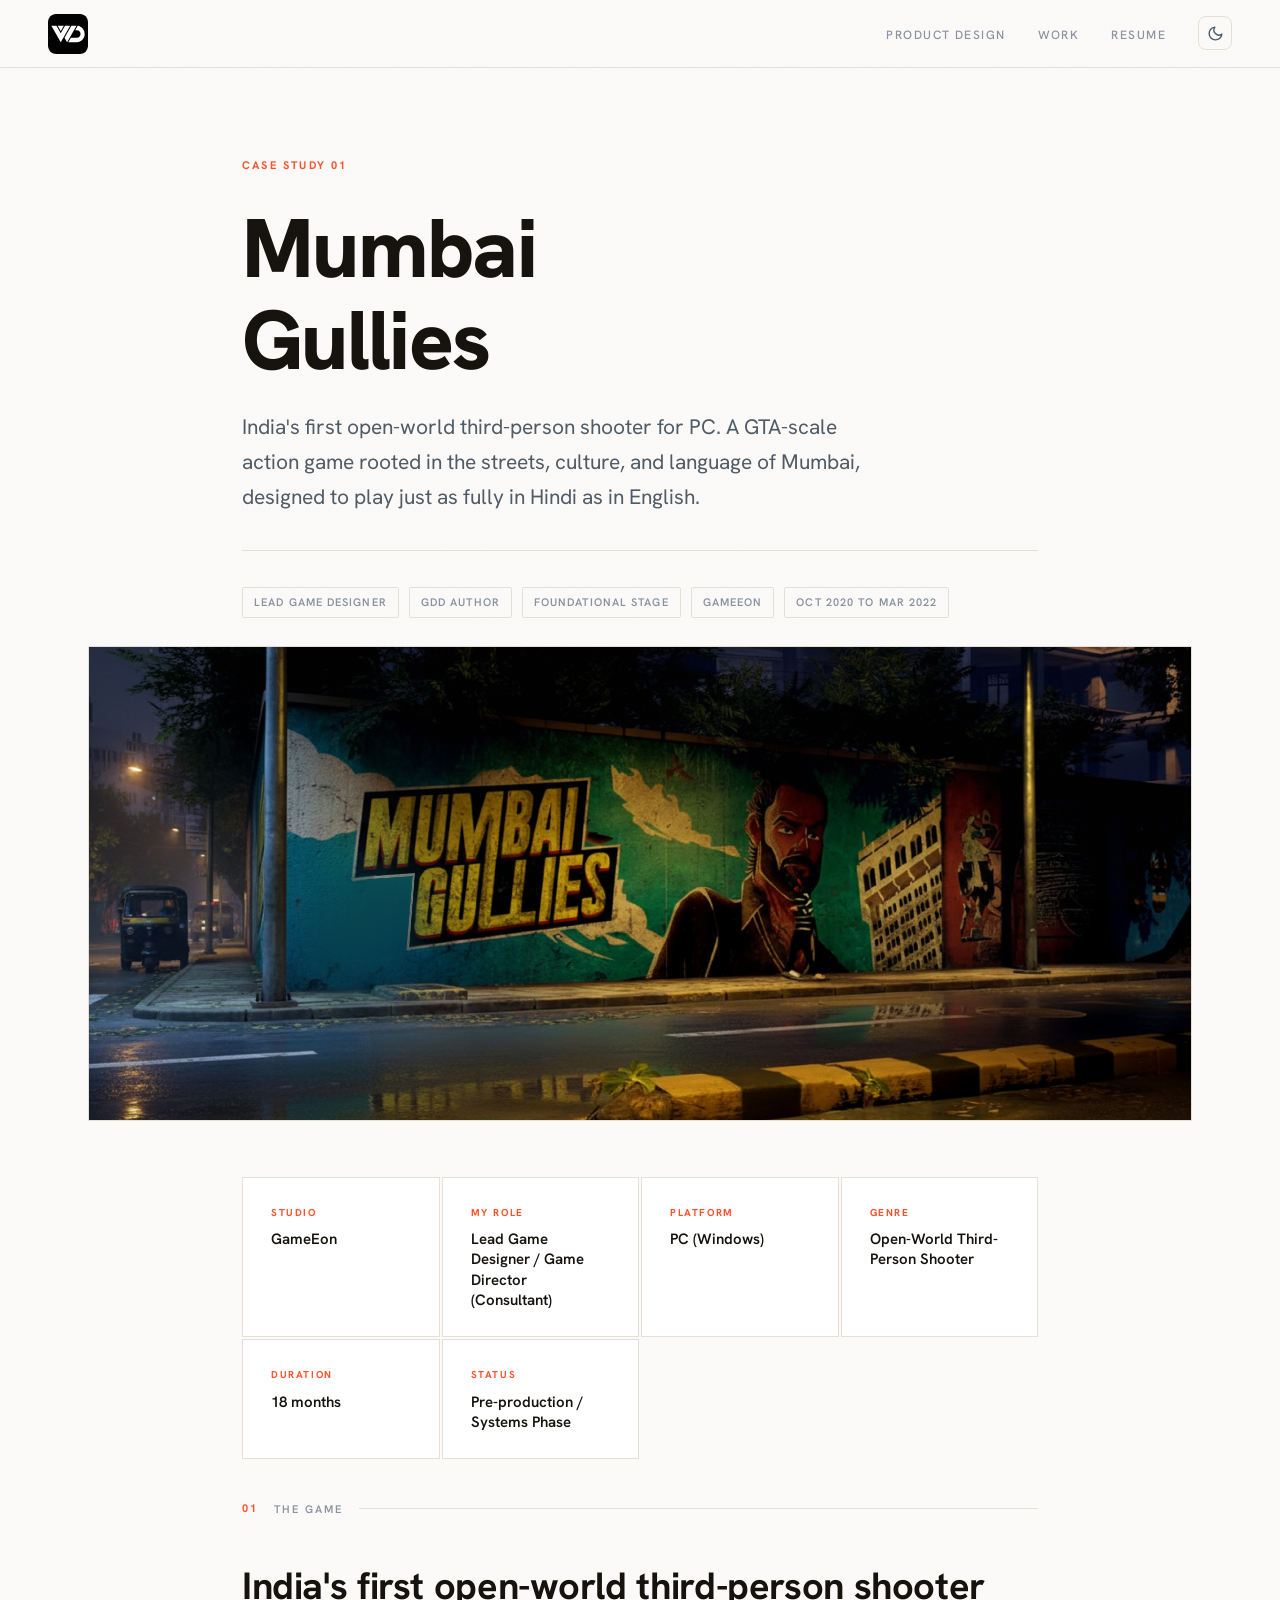
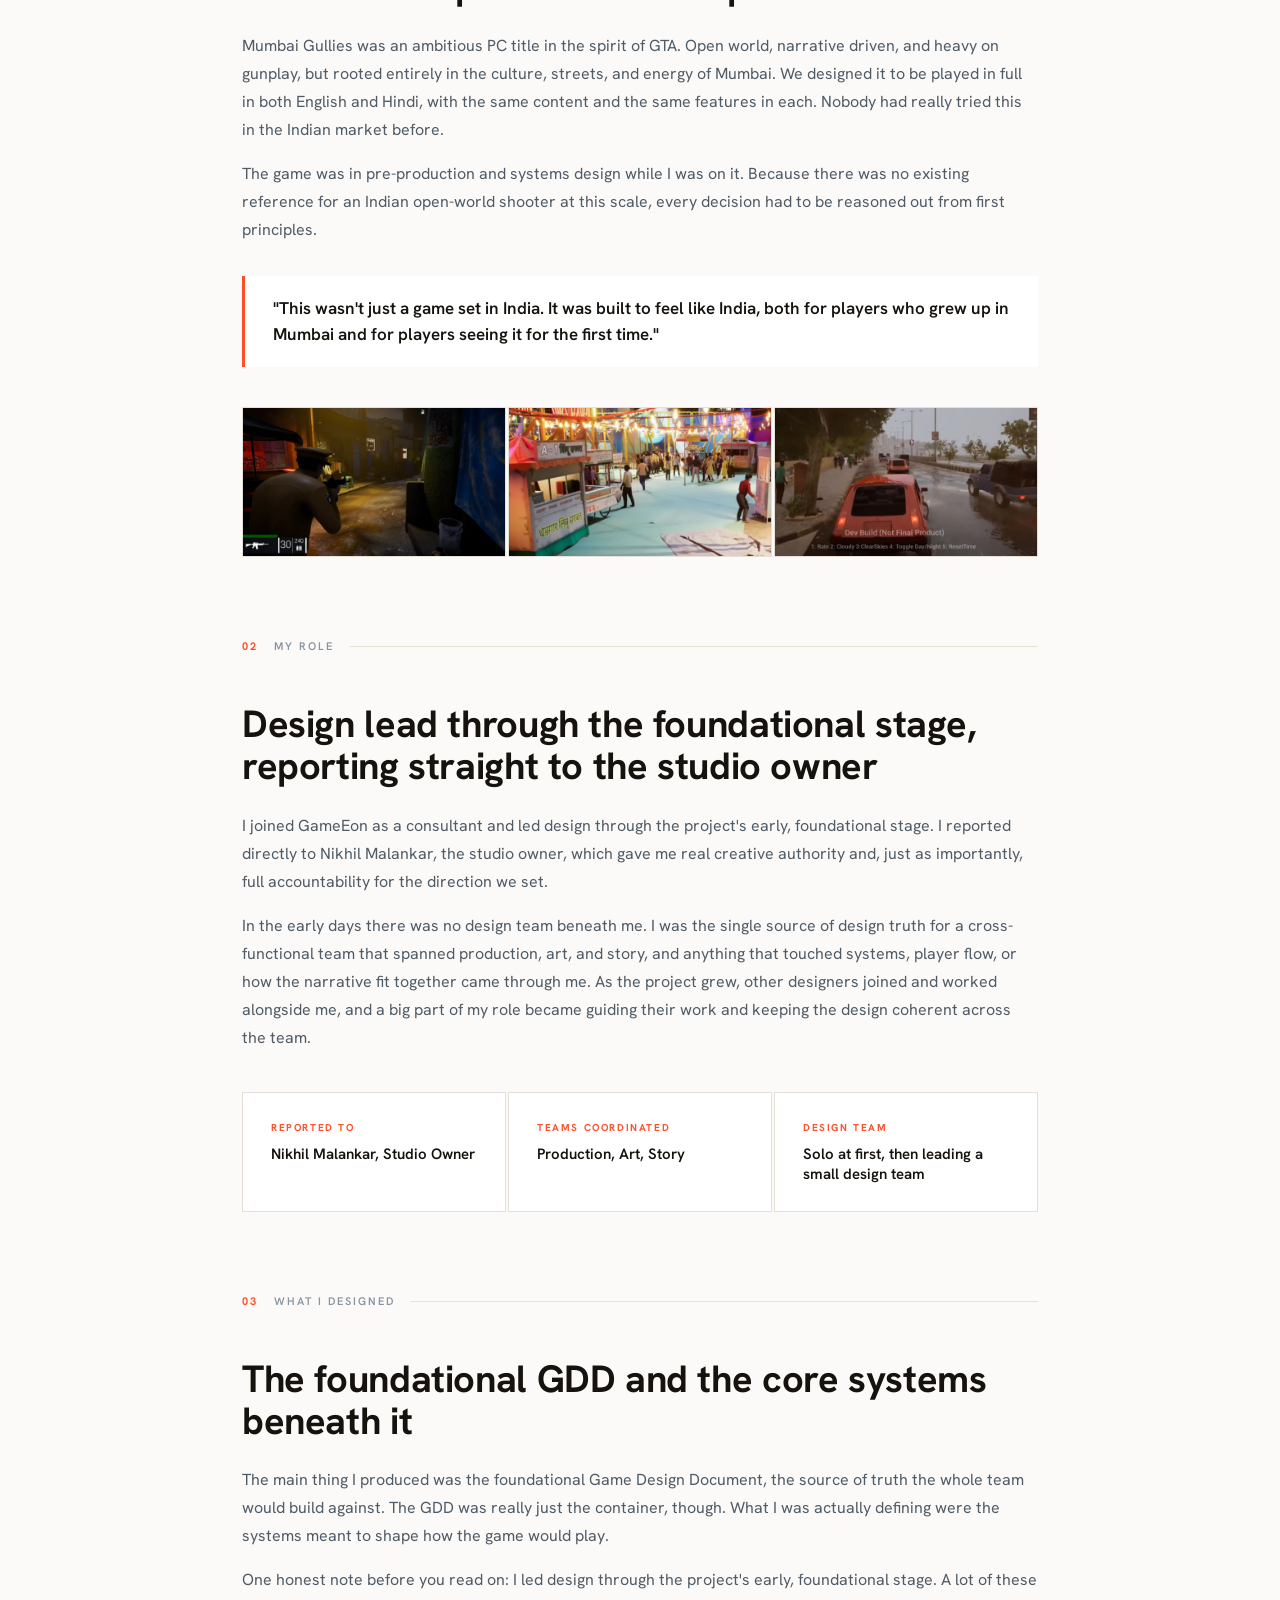
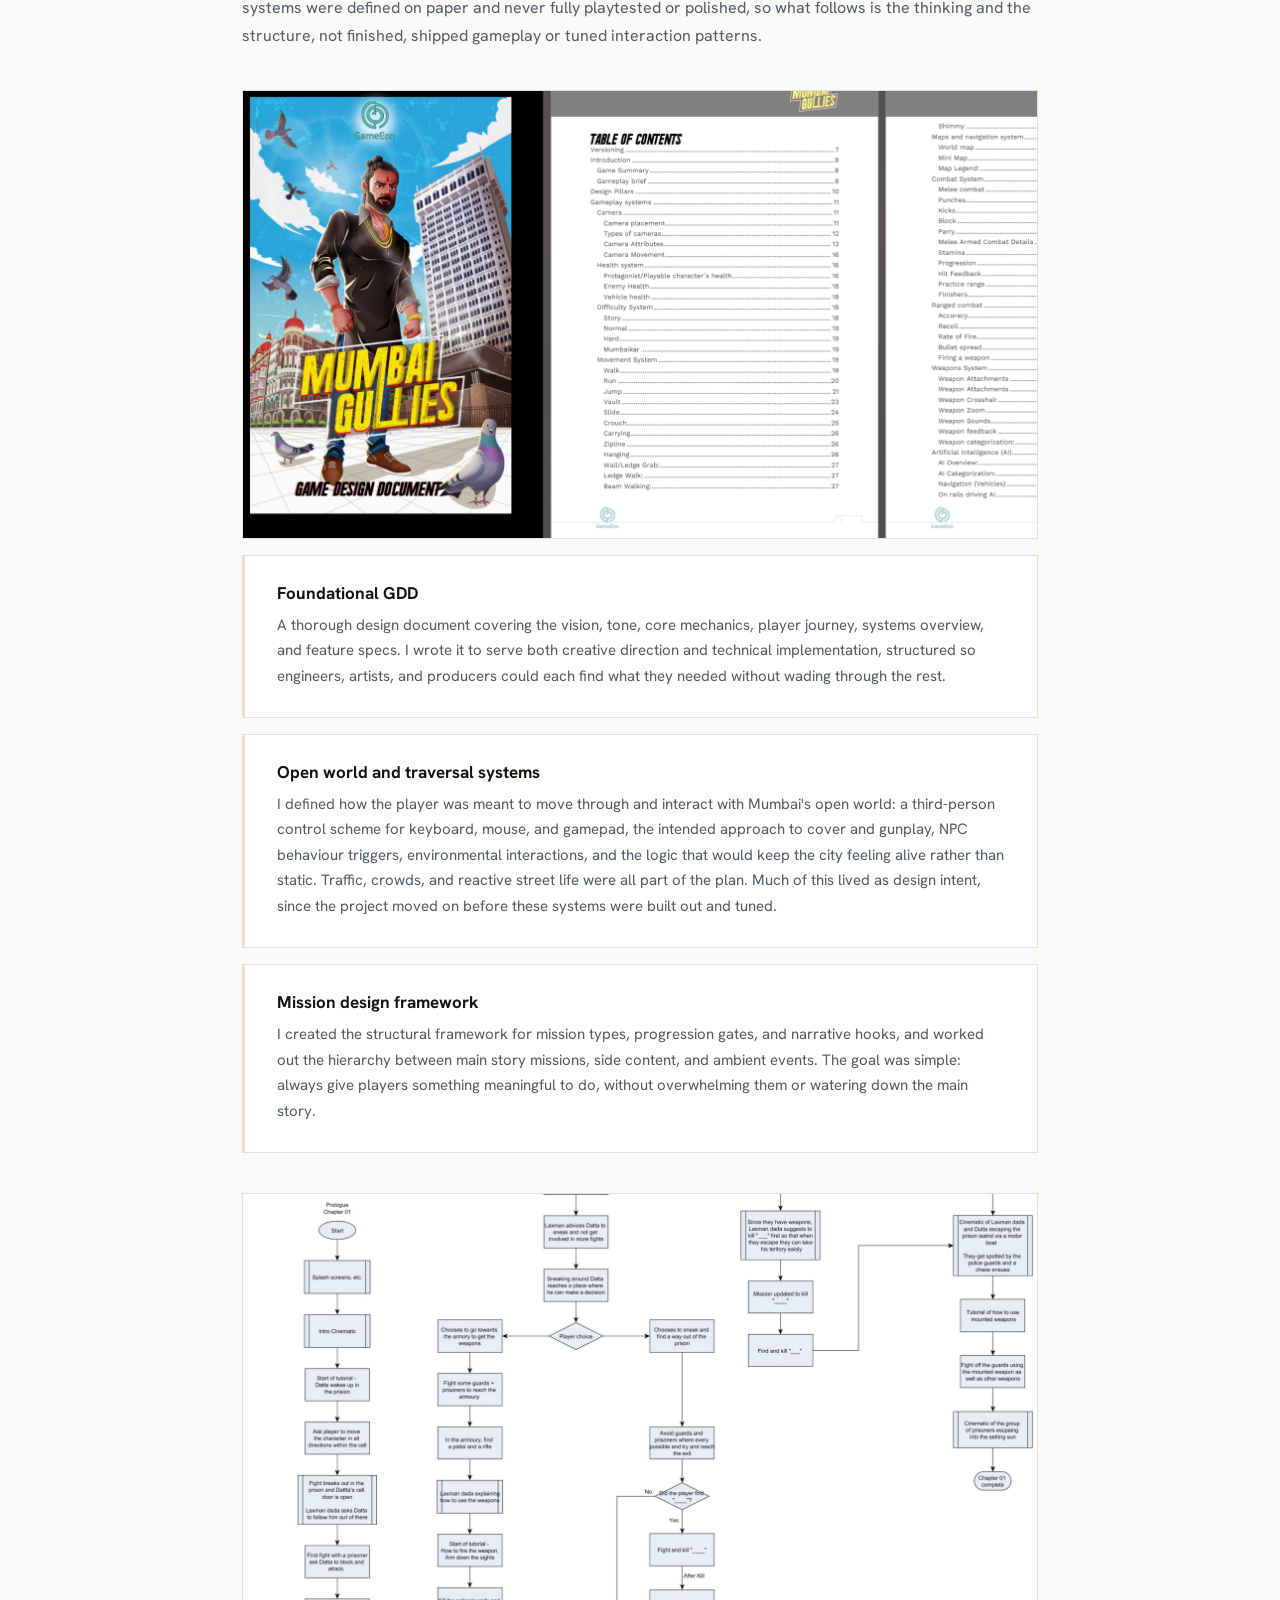
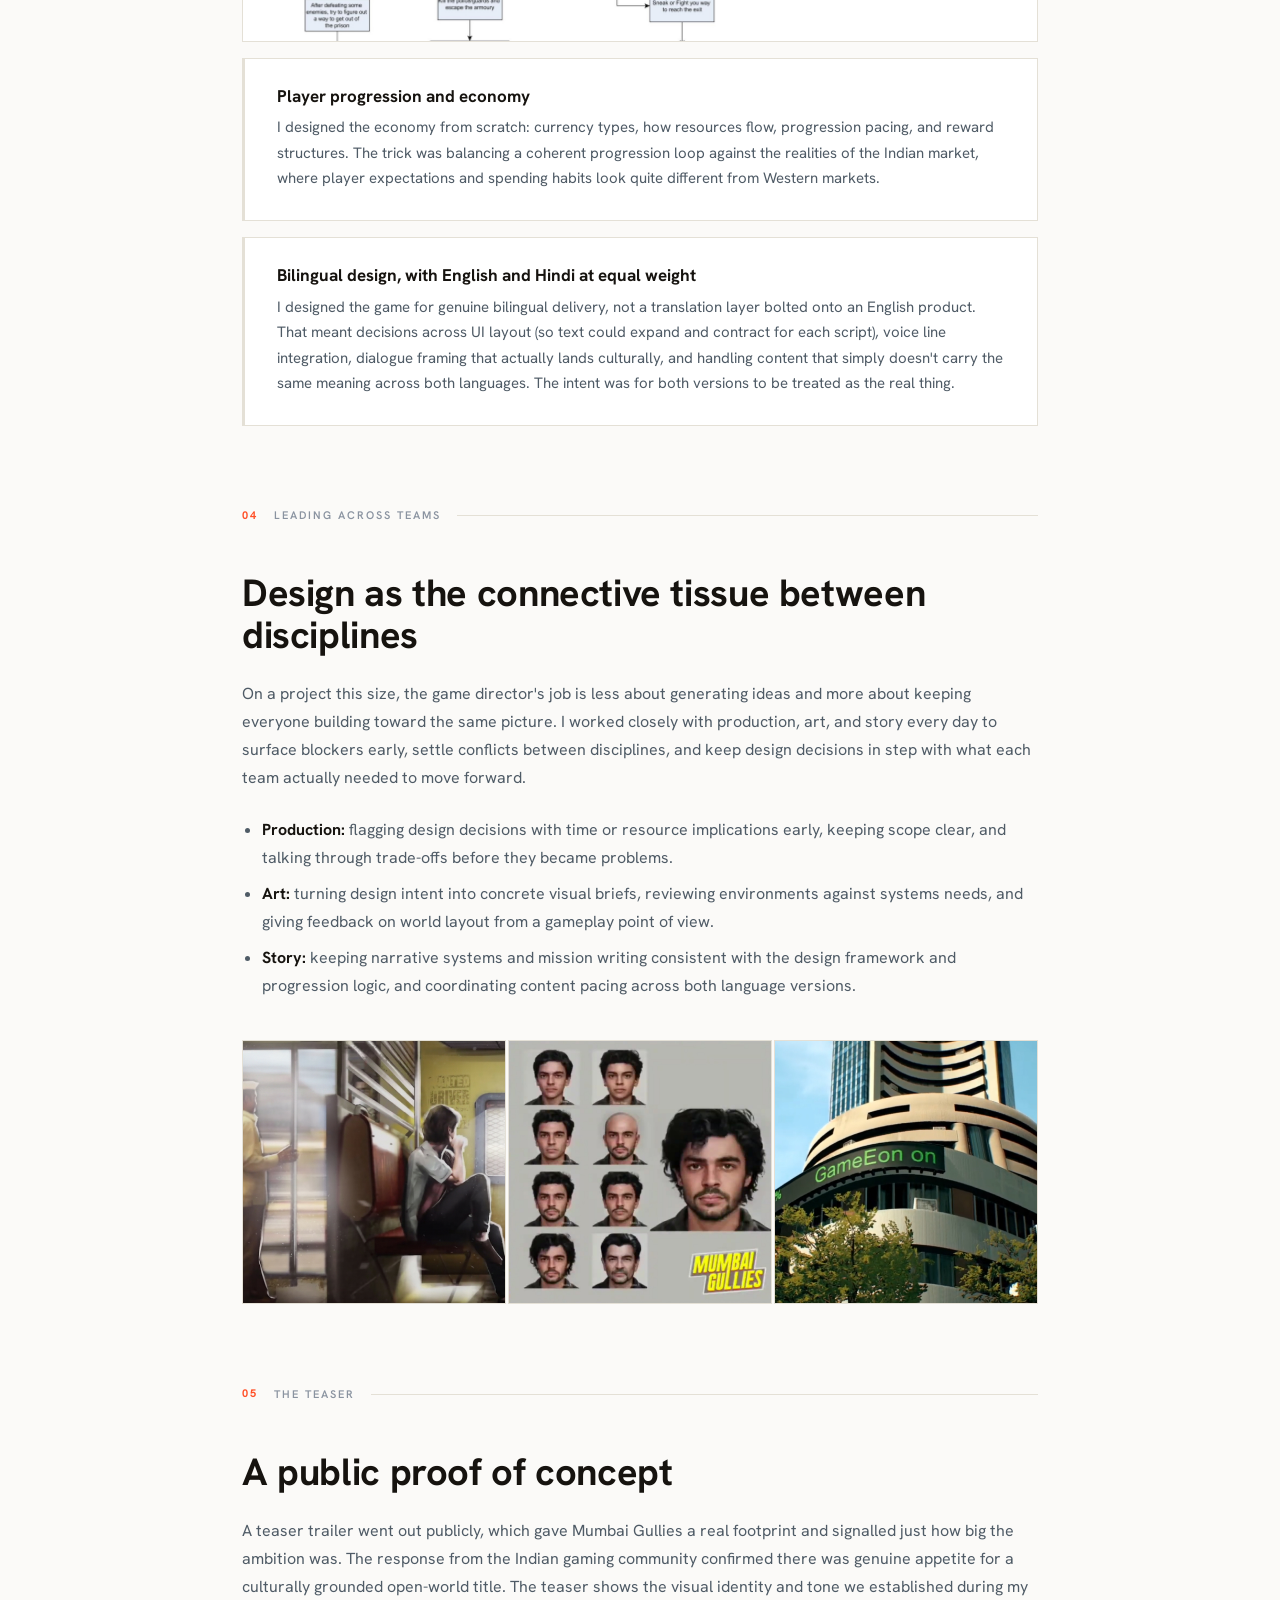
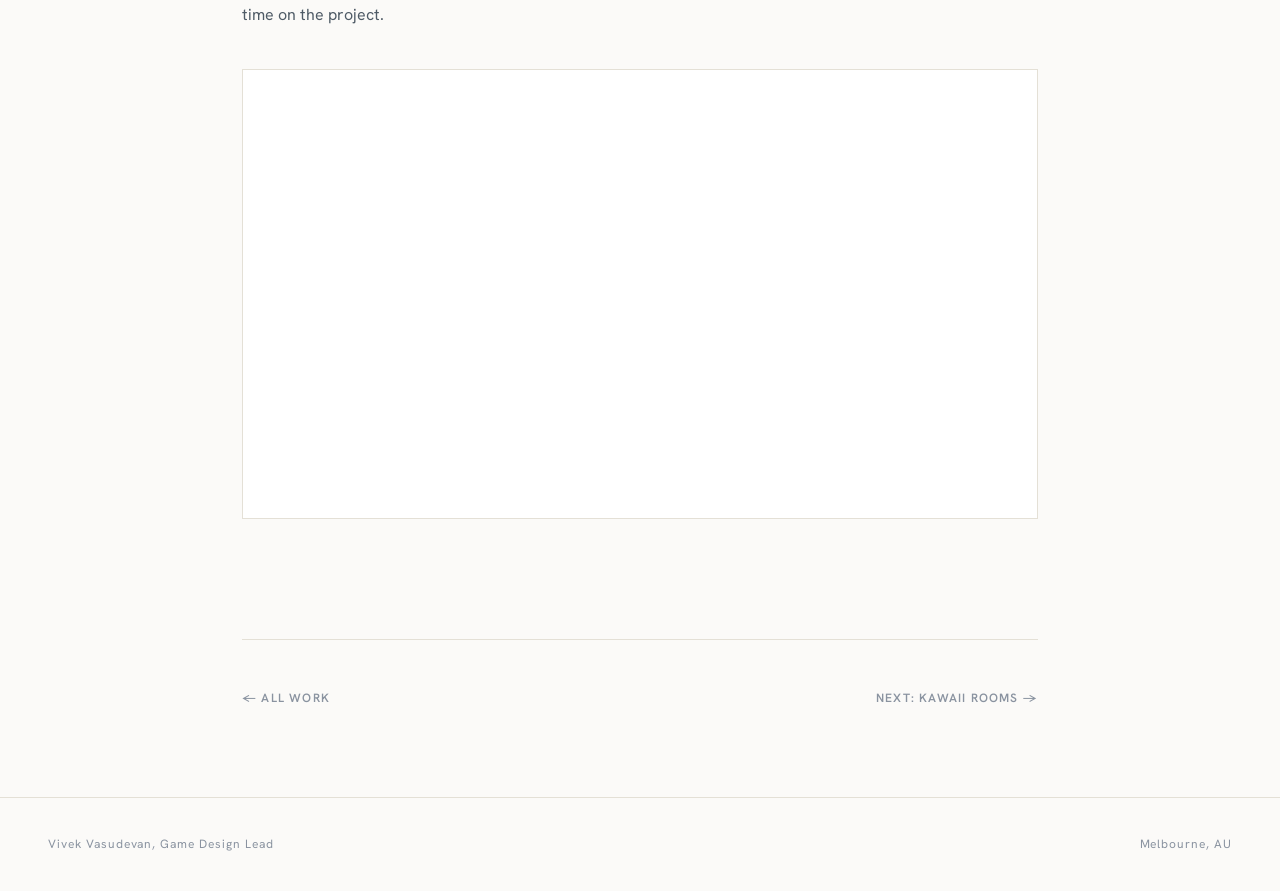
<file: game-design/mumbai-gullies.html>
<!DOCTYPE html>
<html lang="en">
<head>
  <meta charset="UTF-8">
  <meta name="viewport" content="width=device-width, initial-scale=1.0">
  <title>Mumbai Gullies · Vivek Vasudevan</title>
  <script>(function(){try{var t=localStorage.getItem('theme')||'light';document.documentElement.setAttribute('data-theme',t);}catch(e){document.documentElement.setAttribute('data-theme','light');}})();function toggleTheme(){var h=document.documentElement,t=h.getAttribute('data-theme')==='light'?'dark':'light';h.setAttribute('data-theme',t);try{localStorage.setItem('theme',t);}catch(e){}}</script>
  <link rel="stylesheet" href="styles.css?v=4">
  <style>
    /* No dividers between sections, and tighter spacing to compensate */
    .cs-section { border-top: none; padding: 40px 0; }
    /* Pull the hero key art closer to the pills */
    .cs-hero { padding-bottom: 28px; }
    .media-wide { margin-top: 0; }
  </style>
<style>
    /* Fit the extra nav item on phones */
    ul.nav-links a { white-space: nowrap; }
    @media (max-width: 640px) {
      ul.nav-links { gap: 12px; }
      ul.nav-links a { letter-spacing: 0.08em; }
      ul.nav-links .nav-extra { display: none; }
      .cs-topnav ul.nav-links { gap: 0; }
      .cs-topnav ul.nav-links a { font-size: 13px; }
    }
  </style>
</head>
<body>

  <nav>
    <a class="nav-logo" href="index.html" aria-label="Vivek Vasudevan home"><img src="assets/images/VivekVasudevanDesign_Logo.svg" alt="Vivek Vasudevan Design logo" width="40" height="40" /></a>
    <ul class="nav-links">
      <li><a href="../index.html">Product<span class="nav-extra"> Design</span></a></li>
      <li><a href="index.html">Work</a></li>
      <li><a href="resume.html">Resume</a></li>
      <li><button class="theme-toggle" onclick="toggleTheme()" aria-label="Toggle light or dark mode" title="Toggle theme"><svg class="icon-sun" viewBox="0 0 24 24" fill="none" stroke="currentColor" stroke-width="2" stroke-linecap="round" stroke-linejoin="round"><circle cx="12" cy="12" r="4"/><path d="M12 2v2M12 20v2M4.93 4.93l1.41 1.41M17.66 17.66l1.41 1.41M2 12h2M20 12h2M6.34 17.66l-1.41 1.41M19.07 4.93l-1.41 1.41"/></svg><svg class="icon-moon" viewBox="0 0 24 24" fill="none" stroke="currentColor" stroke-width="2" stroke-linecap="round" stroke-linejoin="round"><path d="M21 12.79A9 9 0 1 1 11.21 3 7 7 0 0 0 21 12.79z"/></svg></button></li>
    </ul>
  </nav>

  <!-- ─── HERO ─── -->
  <div class="container">
    <section class="cs-hero">
      <p class="eyebrow animate-1">Case Study 01</p>
      <h1 class="animate-2" style="margin-bottom: 24px;">Mumbai<br>Gullies</h1>
      <p class="lead animate-3">India's first open-world third-person shooter for PC. A GTA-scale action game rooted in the streets, culture, and language of Mumbai, designed to play just as fully in Hindi as in English.</p>
      <div class="cs-meta animate-4">
        <span class="tag">Lead Game Designer</span>
        <span class="tag">GDD Author</span>
        <span class="tag">Foundational Stage</span>
        <span class="tag">GameEon</span>
        <span class="tag">Oct 2020 to Mar 2022</span>
      </div>
    </section>
  </div>

  <!-- KEY ART -->
  <div class="wide">
    <div class="media media-wide">
      <img src="images/mumbai-gullies/01-keyart.jpg" alt="Mumbai Gullies key art, the protagonist in a Mumbai gully" />
    </div>
  </div>

  <!-- INFO GRID -->
  <div class="container" style="padding-top: 56px; padding-bottom: 0;">
    <div class="info-grid" style="margin-top: 0;">
      <div class="info-block">
        <div class="label">Studio</div>
        <div class="value">GameEon</div>
      </div>
      <div class="info-block">
        <div class="label">My Role</div>
        <div class="value">Lead Game Designer / Game Director (Consultant)</div>
      </div>
      <div class="info-block">
        <div class="label">Platform</div>
        <div class="value">PC (Windows)</div>
      </div>
      <div class="info-block">
        <div class="label">Genre</div>
        <div class="value">Open-World Third-Person Shooter</div>
      </div>
      <div class="info-block">
        <div class="label">Duration</div>
        <div class="value">18 months</div>
      </div>
      <div class="info-block">
        <div class="label">Status</div>
        <div class="value">Pre-production / Systems Phase</div>
      </div>
    </div>
  </div>

  <!-- ─── 01: The Game ─── -->
  <div class="container">
    <section class="cs-section">
      <div class="section-label">
        <span class="num">01</span>
        <h4>The Game</h4>
      </div>
      <h2>India's first open-world third-person shooter</h2>
      <p style="margin-top: 20px;">Mumbai Gullies was an ambitious PC title in the spirit of GTA. Open world, narrative driven, and heavy on gunplay, but rooted entirely in the culture, streets, and energy of Mumbai. We designed it to be played in full in both English and Hindi, with the same content and the same features in each. Nobody had really tried this in the Indian market before.</p>
      <p>The game was in pre-production and systems design while I was on it. Because there was no existing reference for an Indian open-world shooter at this scale, every decision had to be reasoned out from first principles.</p>

      <div class="quote-block">
        <p>"This wasn't just a game set in India. It was built to feel like India, both for players who grew up in Mumbai and for players seeing it for the first time."</p>
      </div>

      <!-- GAMEPLAY GALLERY -->
      <div class="media">
        <div class="media-gallery cols-3">
          <img src="images/mumbai-gullies/02-combat.jpg" alt="Third-person combat concept in a Mumbai street" />
          <img src="images/mumbai-gullies/03-traversal.jpg" alt="Traversal through a crowded gully" />
          <img src="images/mumbai-gullies/04-vehicle.jpg" alt="A vehicle moment in Mumbai traffic" />
        </div>
      </div>
    </section>
  </div>

  <!-- ─── 02: My Role ─── -->
  <div class="container">
    <section class="cs-section">
      <div class="section-label">
        <span class="num">02</span>
        <h4>My Role</h4>
      </div>
      <h2>Design lead through the foundational stage, reporting straight to the studio owner</h2>
      <p style="margin-top: 20px;">I joined GameEon as a consultant and led design through the project's early, foundational stage. I reported directly to Nikhil Malankar, the studio owner, which gave me real creative authority and, just as importantly, full accountability for the direction we set.</p>
      <p>In the early days there was no design team beneath me. I was the single source of design truth for a cross-functional team that spanned production, art, and story, and anything that touched systems, player flow, or how the narrative fit together came through me. As the project grew, other designers joined and worked alongside me, and a big part of my role became guiding their work and keeping the design coherent across the team.</p>

      <div class="info-grid">
        <div class="info-block">
          <div class="label">Reported to</div>
          <div class="value">Nikhil Malankar, Studio Owner</div>
        </div>
        <div class="info-block">
          <div class="label">Teams coordinated</div>
          <div class="value">Production, Art, Story</div>
        </div>
        <div class="info-block">
          <div class="label">Design team</div>
          <div class="value">Solo at first, then leading a small design team</div>
        </div>
      </div>
    </section>
  </div>

  <!-- ─── 03: What I Designed ─── -->
  <div class="container">
    <section class="cs-section">
      <div class="section-label">
        <span class="num">03</span>
        <h4>What I Designed</h4>
      </div>
      <h2>The foundational GDD and the core systems beneath it</h2>
      <p style="margin-top: 20px;">The main thing I produced was the foundational Game Design Document, the source of truth the whole team would build against. The GDD was really just the container, though. What I was actually defining were the systems meant to shape how the game would play.</p>
      <p>One honest note before you read on: I led design through the project's early, foundational stage. A lot of these systems were defined on paper and never fully playtested or polished, so what follows is the thinking and the structure, not finished, shipped gameplay or tuned interaction patterns.</p>

      <!-- GDD SCREENSHOT -->
      <div class="media">
        <img src="images/mumbai-gullies/05-gdd.jpg" alt="A page from the Mumbai Gullies Game Design Document" />
      </div>

      <div class="system-block">
        <h3>Foundational GDD</h3>
        <p>A thorough design document covering the vision, tone, core mechanics, player journey, systems overview, and feature specs. I wrote it to serve both creative direction and technical implementation, structured so engineers, artists, and producers could each find what they needed without wading through the rest.</p>
      </div>

      <div class="system-block">
        <h3>Open world and traversal systems</h3>
        <p>I defined how the player was meant to move through and interact with Mumbai's open world: a third-person control scheme for keyboard, mouse, and gamepad, the intended approach to cover and gunplay, NPC behaviour triggers, environmental interactions, and the logic that would keep the city feeling alive rather than static. Traffic, crowds, and reactive street life were all part of the plan. Much of this lived as design intent, since the project moved on before these systems were built out and tuned.</p>
      </div>

      <div class="system-block">
        <h3>Mission design framework</h3>
        <p>I created the structural framework for mission types, progression gates, and narrative hooks, and worked out the hierarchy between main story missions, side content, and ambient events. The goal was simple: always give players something meaningful to do, without overwhelming them or watering down the main story.</p>
      </div>

      <!-- MISSION FRAMEWORK DIAGRAM -->
      <div class="media">
        <img src="images/mumbai-gullies/07-mission-flow.jpg" alt="Mission structure and progression-gate flow diagram" />
      </div>

      <div class="system-block">
        <h3>Player progression and economy</h3>
        <p>I designed the economy from scratch: currency types, how resources flow, progression pacing, and reward structures. The trick was balancing a coherent progression loop against the realities of the Indian market, where player expectations and spending habits look quite different from Western markets.</p>
      </div>

      <div class="system-block">
        <h3>Bilingual design, with English and Hindi at equal weight</h3>
        <p>I designed the game for genuine bilingual delivery, not a translation layer bolted onto an English product. That meant decisions across UI layout (so text could expand and contract for each script), voice line integration, dialogue framing that actually lands culturally, and handling content that simply doesn't carry the same meaning across both languages. The intent was for both versions to be treated as the real thing.</p>
      </div>
    </section>
  </div>

  <!-- ─── 04: Cross-team Leadership ─── -->
  <div class="container">
    <section class="cs-section">
      <div class="section-label">
        <span class="num">04</span>
        <h4>Leading Across Teams</h4>
      </div>
      <h2>Design as the connective tissue between disciplines</h2>
      <p style="margin-top: 20px;">On a project this size, the game director's job is less about generating ideas and more about keeping everyone building toward the same picture. I worked closely with production, art, and story every day to surface blockers early, settle conflicts between disciplines, and keep design decisions in step with what each team actually needed to move forward.</p>

      <ul style="margin-top: 24px;">
        <li><strong style="color: var(--text);">Production:</strong> flagging design decisions with time or resource implications early, keeping scope clear, and talking through trade-offs before they became problems.</li>
        <li><strong style="color: var(--text);">Art:</strong> turning design intent into concrete visual briefs, reviewing environments against systems needs, and giving feedback on world layout from a gameplay point of view.</li>
        <li><strong style="color: var(--text);">Story:</strong> keeping narrative systems and mission writing consistent with the design framework and progression logic, and coordinating content pacing across both language versions.</li>
      </ul>

      <!-- ENVIRONMENT / CONCEPT GALLERY -->
      <div class="media">
        <div class="media-gallery cols-3">
          <img src="images/mumbai-gullies/10-env-1.jpg" alt="Environment concept art of a Mumbai locale" />
          <img src="images/mumbai-gullies/11-char.jpg" alt="Character concept art" />
          <img src="images/mumbai-gullies/12-landmark.jpg" alt="A stylised Mumbai landmark" />
        </div>
      </div>
    </section>
  </div>

  <!-- ─── 05: Teaser ─── -->
  <div class="container">
    <section class="cs-section">
      <div class="section-label">
        <span class="num">05</span>
        <h4>The Teaser</h4>
      </div>
      <h2>A public proof of concept</h2>
      <p style="margin-top: 20px;">A teaser trailer went out publicly, which gave Mumbai Gullies a real footprint and signalled just how big the ambition was. The response from the Indian gaming community confirmed there was genuine appetite for a culturally grounded open-world title. The teaser shows the visual identity and tone we established during my time on the project.</p>
      <div class="video-wrap">
        <iframe src="https://www.youtube.com/embed/db3GFMWJdS0" title="Mumbai Gullies Official Teaser" allowfullscreen></iframe>
      </div>
    </section>
  </div>

  <!-- ─── PROJECT NAV ─── -->
  <div class="container">
    <div class="project-nav">
      <a href="index.html">← All Work</a>
      <a href="kawaii-rooms.html">Next: Kawaii Rooms →</a>
    </div>
  </div>

  <footer>
    <p>Vivek Vasudevan, Game Design Lead</p>
    <p>Melbourne, AU</p>
  </footer>

</body>
</html>
</file>
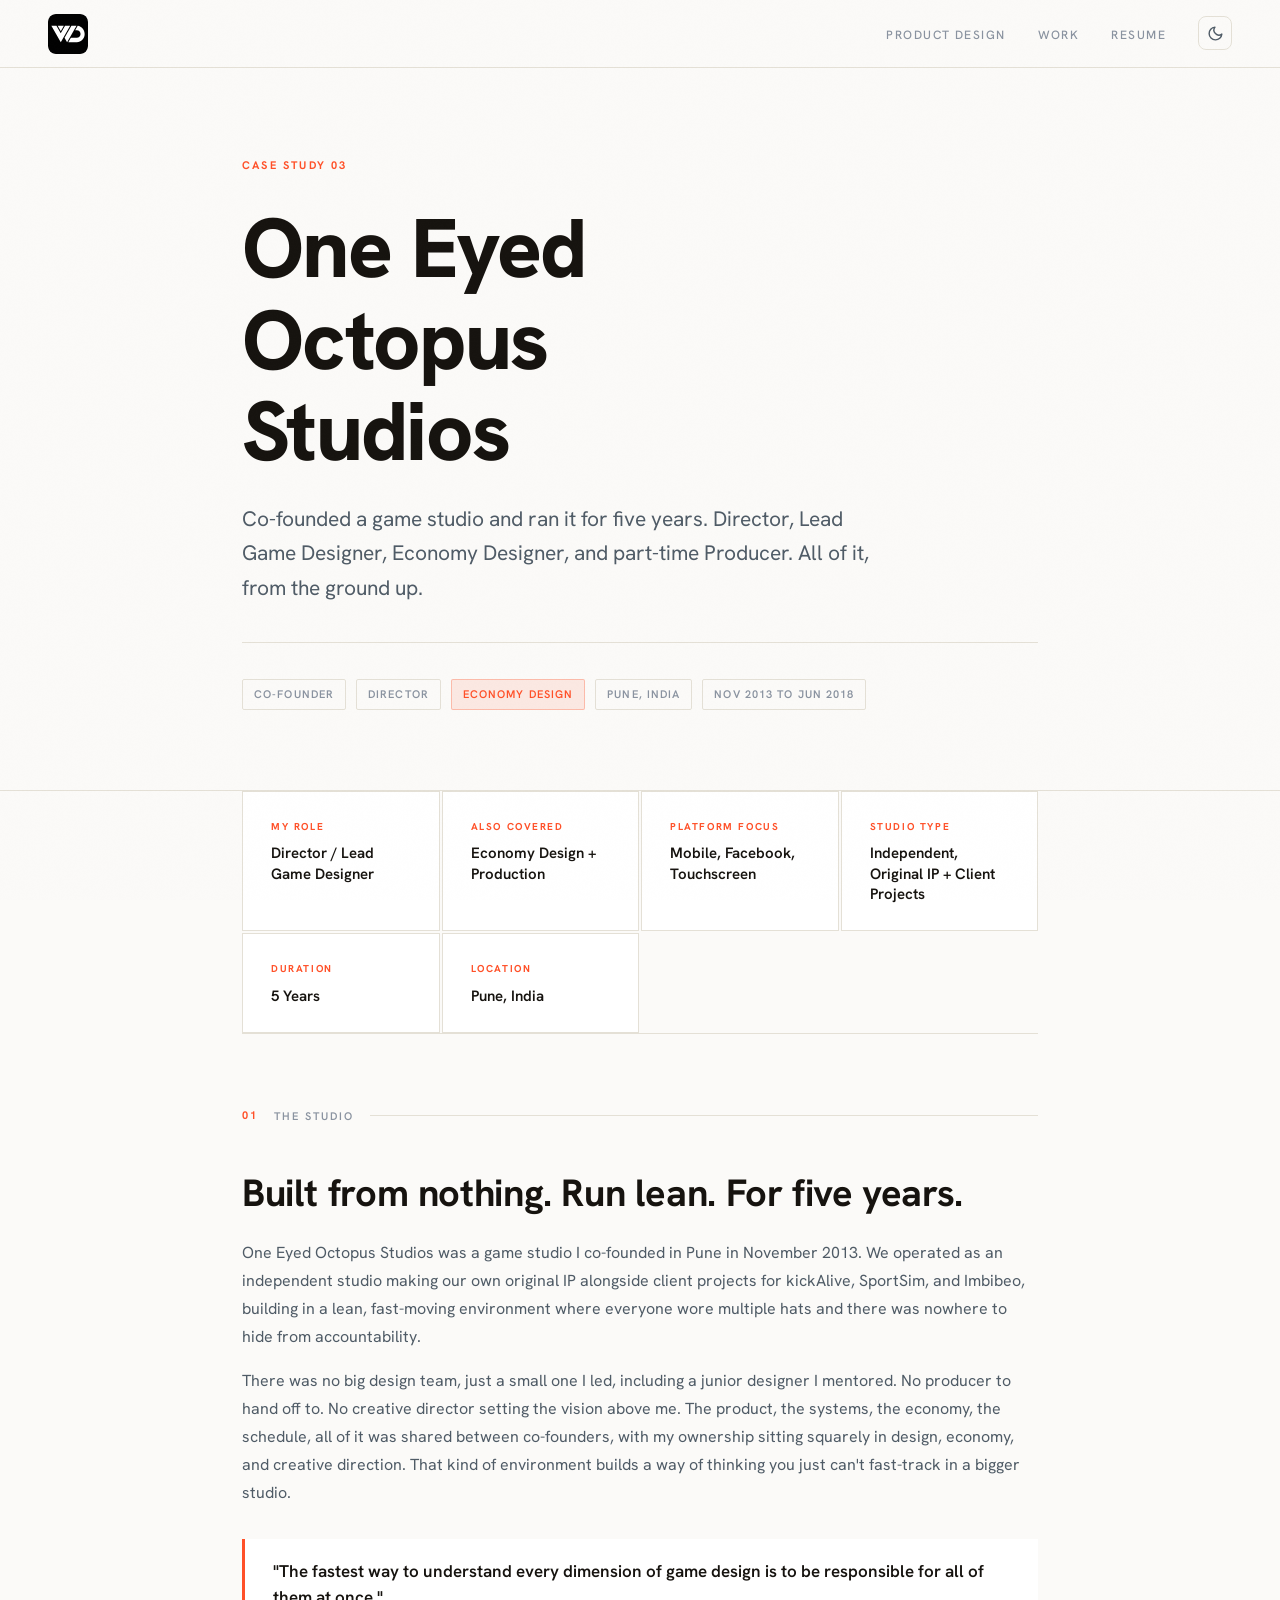
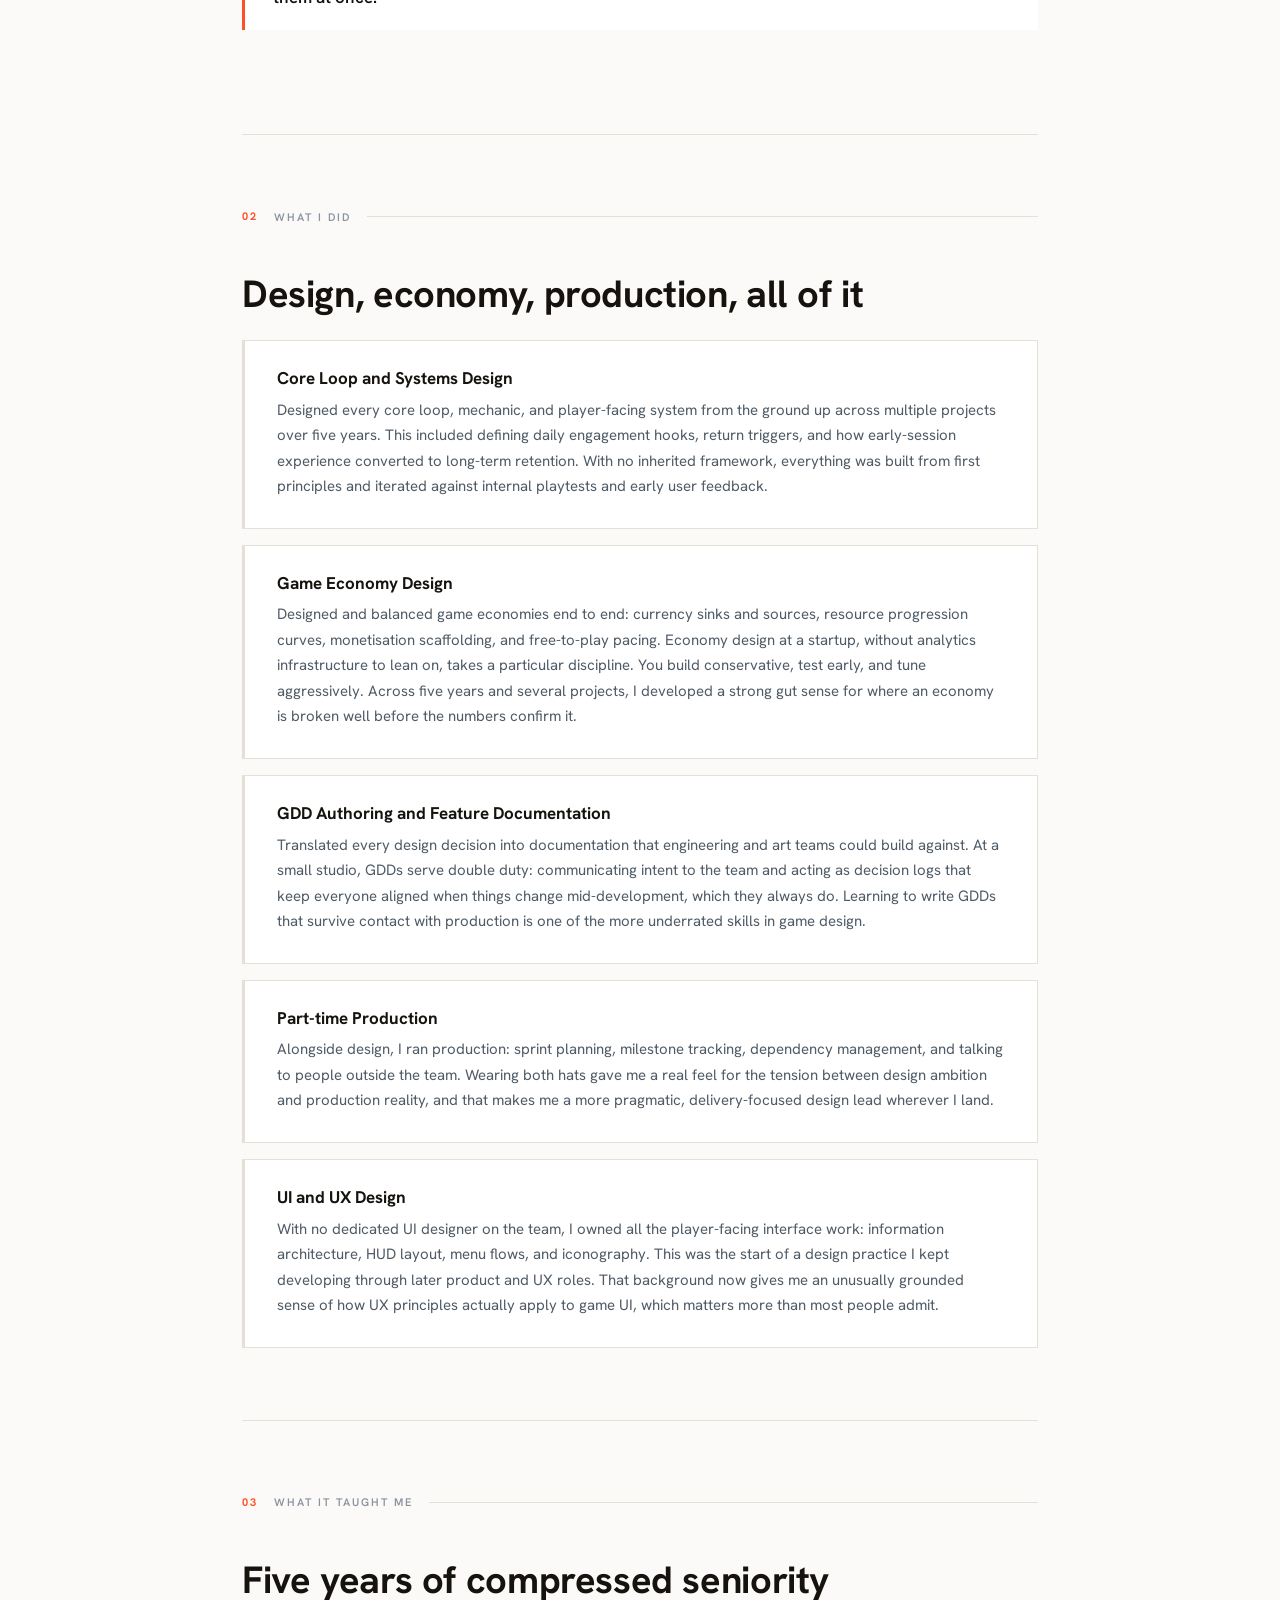
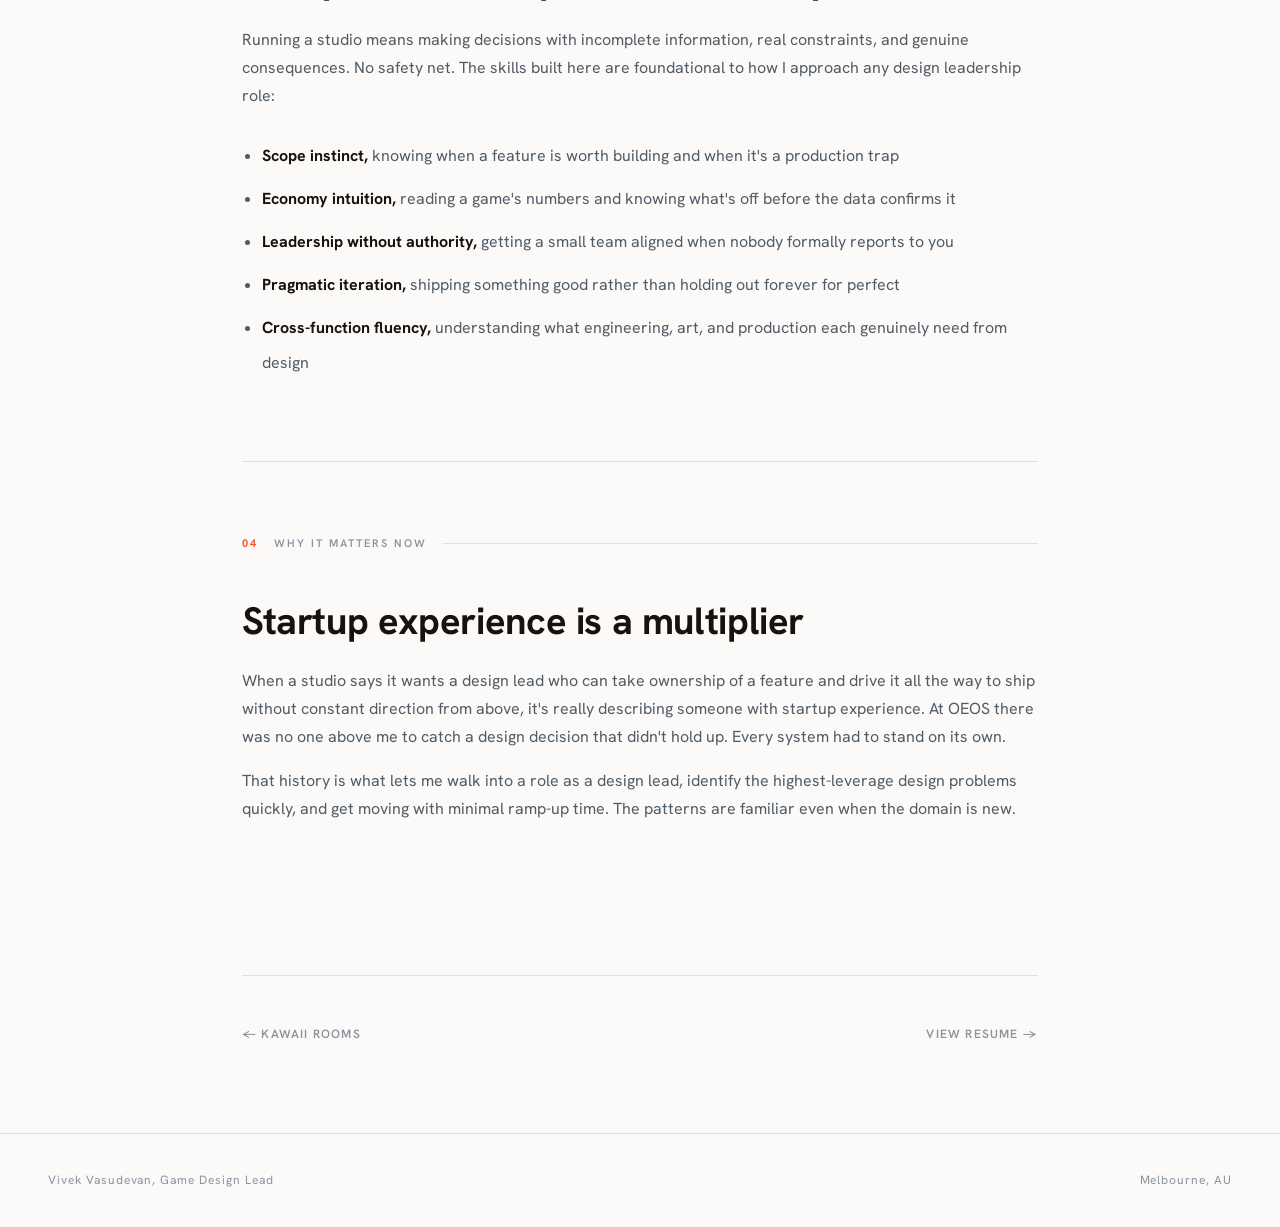
<file: game-design/oeos.html>
<!DOCTYPE html>
<html lang="en">
<head>
  <meta charset="UTF-8">
  <meta name="viewport" content="width=device-width, initial-scale=1.0">
  <title>One Eyed Octopus Studios · Vivek Vasudevan</title>
  <script>(function(){try{var t=localStorage.getItem('theme')||'light';document.documentElement.setAttribute('data-theme',t);}catch(e){document.documentElement.setAttribute('data-theme','light');}})();function toggleTheme(){var h=document.documentElement,t=h.getAttribute('data-theme')==='light'?'dark':'light';h.setAttribute('data-theme',t);try{localStorage.setItem('theme',t);}catch(e){}}</script>
  <link rel="stylesheet" href="styles.css?v=4">
<style>
    /* Fit the extra nav item on phones */
    ul.nav-links a { white-space: nowrap; }
    @media (max-width: 640px) {
      ul.nav-links { gap: 12px; }
      ul.nav-links a { letter-spacing: 0.08em; }
      ul.nav-links .nav-extra { display: none; }
      .cs-topnav ul.nav-links { gap: 0; }
      .cs-topnav ul.nav-links a { font-size: 13px; }
    }
  </style>
</head>
<body>

  <nav>
    <a class="nav-logo" href="index.html" aria-label="Vivek Vasudevan home"><img src="assets/images/VivekVasudevanDesign_Logo.svg" alt="Vivek Vasudevan Design logo" width="40" height="40" /></a>
    <ul class="nav-links">
      <li><a href="../index.html">Product<span class="nav-extra"> Design</span></a></li>
      <li><a href="index.html">Work</a></li>
      <li><a href="resume.html">Resume</a></li>
      <li><button class="theme-toggle" onclick="toggleTheme()" aria-label="Toggle light or dark mode" title="Toggle theme"><svg class="icon-sun" viewBox="0 0 24 24" fill="none" stroke="currentColor" stroke-width="2" stroke-linecap="round" stroke-linejoin="round"><circle cx="12" cy="12" r="4"/><path d="M12 2v2M12 20v2M4.93 4.93l1.41 1.41M17.66 17.66l1.41 1.41M2 12h2M20 12h2M6.34 17.66l-1.41 1.41M19.07 4.93l-1.41 1.41"/></svg><svg class="icon-moon" viewBox="0 0 24 24" fill="none" stroke="currentColor" stroke-width="2" stroke-linecap="round" stroke-linejoin="round"><path d="M21 12.79A9 9 0 1 1 11.21 3 7 7 0 0 0 21 12.79z"/></svg></button></li>
    </ul>
  </nav>

  <!-- ─── HERO ─── -->
  <div class="container">
    <section class="cs-hero">
      <p class="eyebrow animate-1">Case Study 03</p>
      <h1 class="animate-2" style="margin-bottom: 24px;">One Eyed<br>Octopus<br>Studios</h1>
      <p class="lead animate-3">Co-founded a game studio and ran it for five years. Director, Lead Game Designer, Economy Designer, and part-time Producer. All of it, from the ground up.</p>
      <div class="cs-meta animate-4">
        <span class="tag">Co-Founder</span>
        <span class="tag">Director</span>
        <span class="tag-accent tag">Economy Design</span>
        <span class="tag">Pune, India</span>
        <span class="tag">Nov 2013 to Jun 2018</span>
      </div>
    </section>
  </div>

  <hr class="divider">

  <!-- INFO GRID -->
  <div class="container" style="padding-top: 0; padding-bottom: 0;">
    <div class="info-grid" style="margin-top: 0;">
      <div class="info-block">
        <div class="label">My Role</div>
        <div class="value">Director / Lead Game Designer</div>
      </div>
      <div class="info-block">
        <div class="label">Also Covered</div>
        <div class="value">Economy Design + Production</div>
      </div>
      <div class="info-block">
        <div class="label">Platform Focus</div>
        <div class="value">Mobile, Facebook, Touchscreen</div>
      </div>
      <div class="info-block">
        <div class="label">Studio Type</div>
        <div class="value">Independent, Original IP + Client Projects</div>
      </div>
      <div class="info-block">
        <div class="label">Duration</div>
        <div class="value">5 Years</div>
      </div>
      <div class="info-block">
        <div class="label">Location</div>
        <div class="value">Pune, India</div>
      </div>
    </div>
  </div>

  <!-- ─── 01: The Studio ─── -->
  <div class="container">
    <section class="cs-section">
      <div class="section-label">
        <span class="num">01</span>
        <h4>The Studio</h4>
      </div>
      <h2>Built from nothing. Run lean. For five years.</h2>
      <p style="margin-top: 20px;">One Eyed Octopus Studios was a game studio I co-founded in Pune in November 2013. We operated as an independent studio making our own original IP alongside client projects for kickAlive, SportSim, and Imbibeo, building in a lean, fast-moving environment where everyone wore multiple hats and there was nowhere to hide from accountability.</p>
      <p>There was no big design team, just a small one I led, including a junior designer I mentored. No producer to hand off to. No creative director setting the vision above me. The product, the systems, the economy, the schedule, all of it was shared between co-founders, with my ownership sitting squarely in design, economy, and creative direction. That kind of environment builds a way of thinking you just can't fast-track in a bigger studio.</p>

      <div class="quote-block">
        <p>"The fastest way to understand every dimension of game design is to be responsible for all of them at once."</p>
      </div>
    </section>
  </div>

  <!-- ─── 02: What I Did ─── -->
  <div class="container">
    <section class="cs-section">
      <div class="section-label">
        <span class="num">02</span>
        <h4>What I Did</h4>
      </div>
      <h2>Design, economy, production, all of it</h2>

      <div class="system-block">
        <h3>Core Loop and Systems Design</h3>
        <p>Designed every core loop, mechanic, and player-facing system from the ground up across multiple projects over five years. This included defining daily engagement hooks, return triggers, and how early-session experience converted to long-term retention. With no inherited framework, everything was built from first principles and iterated against internal playtests and early user feedback.</p>
      </div>

      <div class="system-block">
        <h3>Game Economy Design</h3>
        <p>Designed and balanced game economies end to end: currency sinks and sources, resource progression curves, monetisation scaffolding, and free-to-play pacing. Economy design at a startup, without analytics infrastructure to lean on, takes a particular discipline. You build conservative, test early, and tune aggressively. Across five years and several projects, I developed a strong gut sense for where an economy is broken well before the numbers confirm it.</p>
      </div>

      <div class="system-block">
        <h3>GDD Authoring and Feature Documentation</h3>
        <p>Translated every design decision into documentation that engineering and art teams could build against. At a small studio, GDDs serve double duty: communicating intent to the team and acting as decision logs that keep everyone aligned when things change mid-development, which they always do. Learning to write GDDs that survive contact with production is one of the more underrated skills in game design.</p>
      </div>

      <div class="system-block">
        <h3>Part-time Production</h3>
        <p>Alongside design, I ran production: sprint planning, milestone tracking, dependency management, and talking to people outside the team. Wearing both hats gave me a real feel for the tension between design ambition and production reality, and that makes me a more pragmatic, delivery-focused design lead wherever I land.</p>
      </div>

      <div class="system-block">
        <h3>UI and UX Design</h3>
        <p>With no dedicated UI designer on the team, I owned all the player-facing interface work: information architecture, HUD layout, menu flows, and iconography. This was the start of a design practice I kept developing through later product and UX roles. That background now gives me an unusually grounded sense of how UX principles actually apply to game UI, which matters more than most people admit.</p>
      </div>
    </section>
  </div>

  <!-- ─── 03: What It Taught Me ─── -->
  <div class="container">
    <section class="cs-section">
      <div class="section-label">
        <span class="num">03</span>
        <h4>What It Taught Me</h4>
      </div>
      <h2>Five years of compressed seniority</h2>
      <p style="margin-top: 20px;">Running a studio means making decisions with incomplete information, real constraints, and genuine consequences. No safety net. The skills built here are foundational to how I approach any design leadership role:</p>

      <ul style="margin-top: 28px; line-height: 2.2;">
        <li><strong style="color: var(--text); font-family: var(--font-display);">Scope instinct,</strong> knowing when a feature is worth building and when it's a production trap</li>
        <li><strong style="color: var(--text); font-family: var(--font-display);">Economy intuition,</strong> reading a game's numbers and knowing what's off before the data confirms it</li>
        <li><strong style="color: var(--text); font-family: var(--font-display);">Leadership without authority,</strong> getting a small team aligned when nobody formally reports to you</li>
        <li><strong style="color: var(--text); font-family: var(--font-display);">Pragmatic iteration,</strong> shipping something good rather than holding out forever for perfect</li>
        <li><strong style="color: var(--text); font-family: var(--font-display);">Cross-function fluency,</strong> understanding what engineering, art, and production each genuinely need from design</li>
      </ul>
    </section>
  </div>

  <!-- ─── 04: Why It Matters Now ─── -->
  <div class="container">
    <section class="cs-section">
      <div class="section-label">
        <span class="num">04</span>
        <h4>Why It Matters Now</h4>
      </div>
      <h2>Startup experience is a multiplier</h2>
      <p style="margin-top: 20px;">When a studio says it wants a design lead who can take ownership of a feature and drive it all the way to ship without constant direction from above, it's really describing someone with startup experience. At OEOS there was no one above me to catch a design decision that didn't hold up. Every system had to stand on its own.</p>
      <p>That history is what lets me walk into a role as a design lead, identify the highest-leverage design problems quickly, and get moving with minimal ramp-up time. The patterns are familiar even when the domain is new.</p>
    </section>
  </div>

  <!-- ─── PROJECT NAV ─── -->
  <div class="container">
    <div class="project-nav">
      <a href="kawaii-rooms.html">← Kawaii Rooms</a>
      <a href="resume.html">View Resume →</a>
    </div>
  </div>

  <footer>
    <p>Vivek Vasudevan, Game Design Lead</p>
    <p>Melbourne, AU</p>
  </footer>

</body>
</html>
</file>
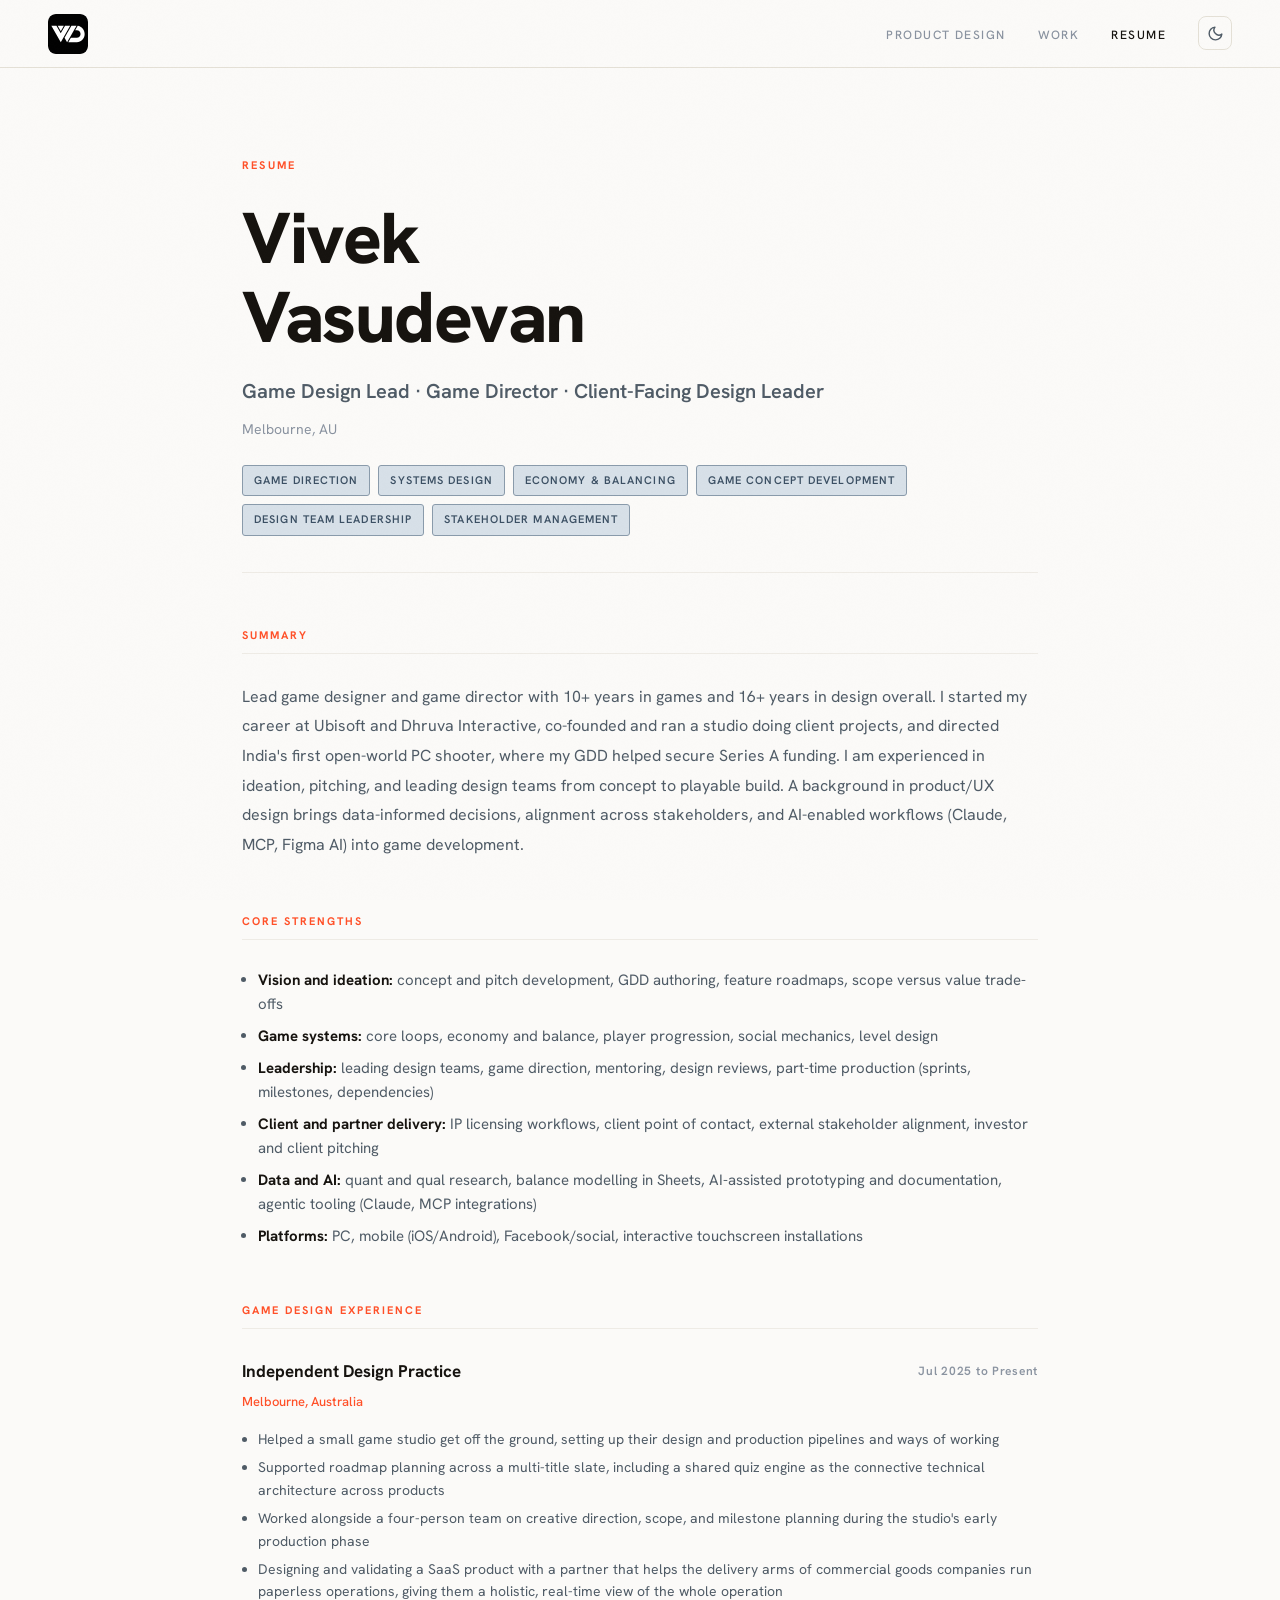
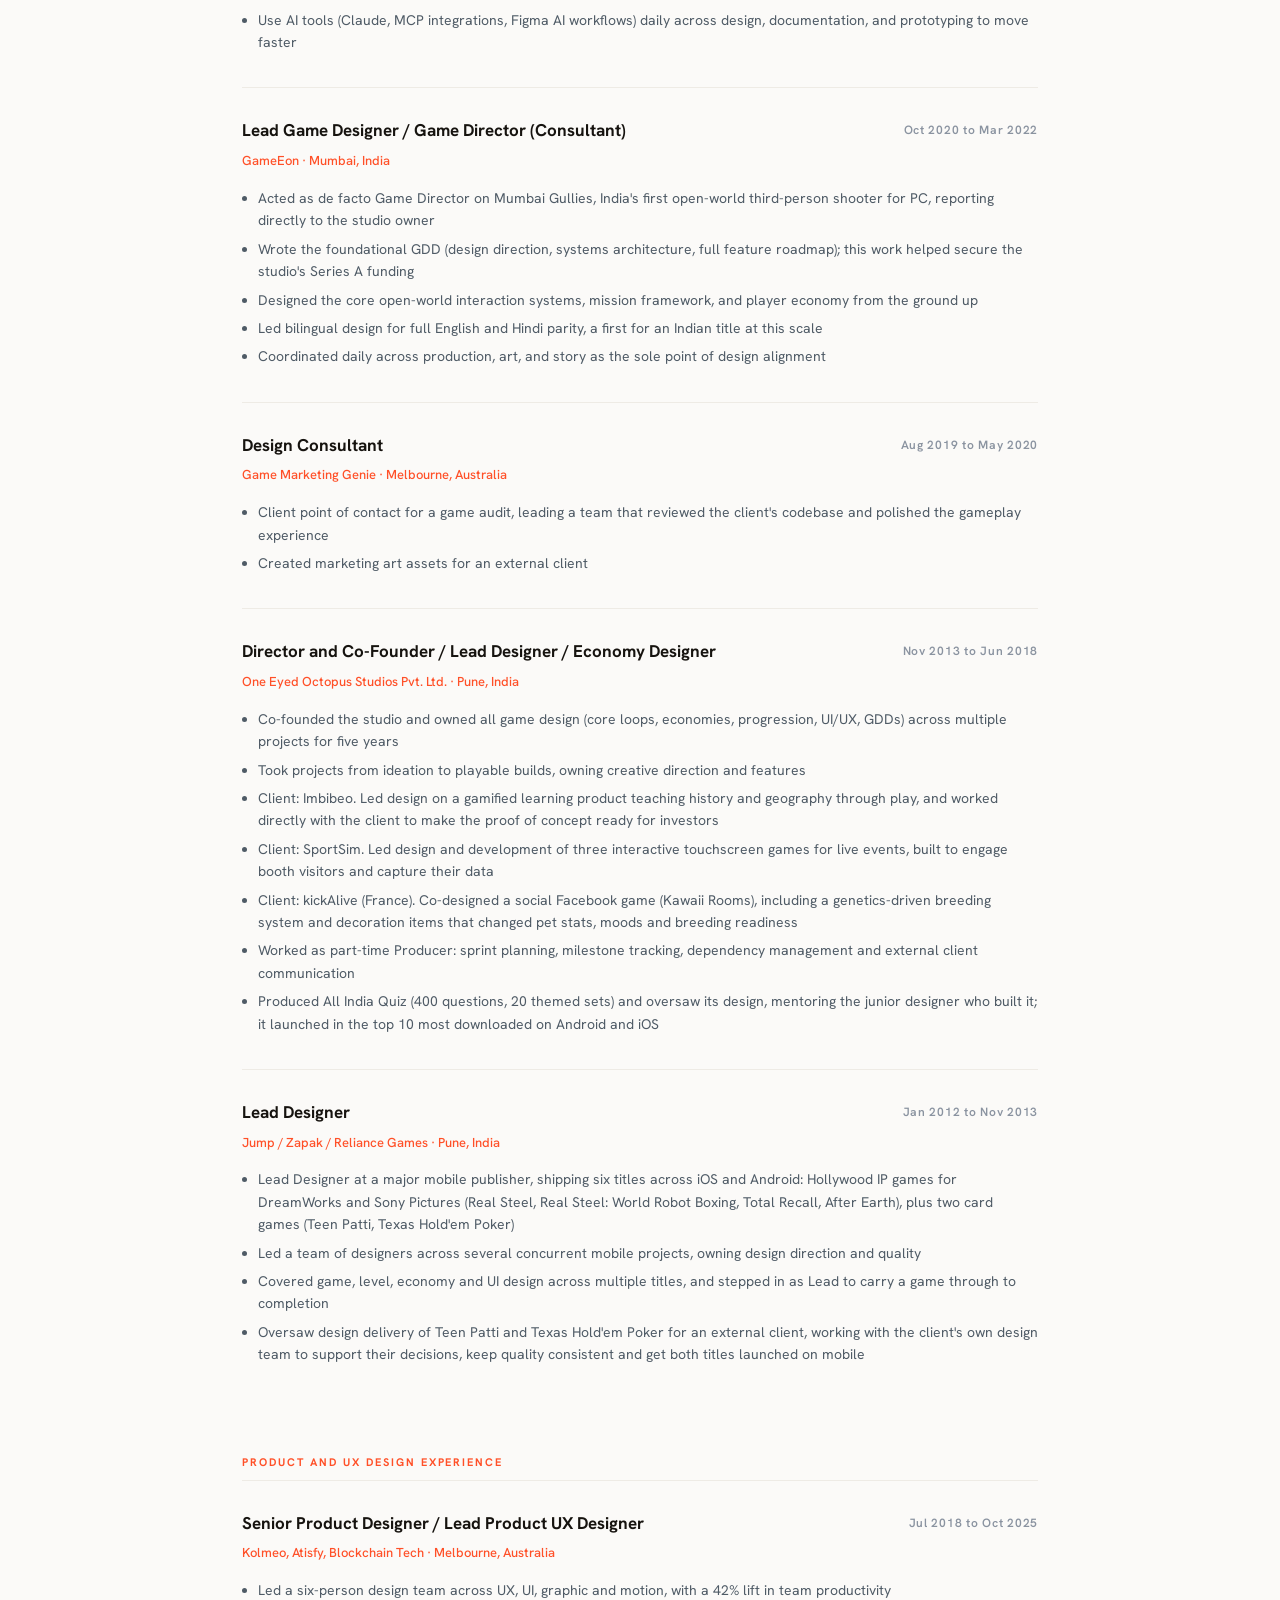
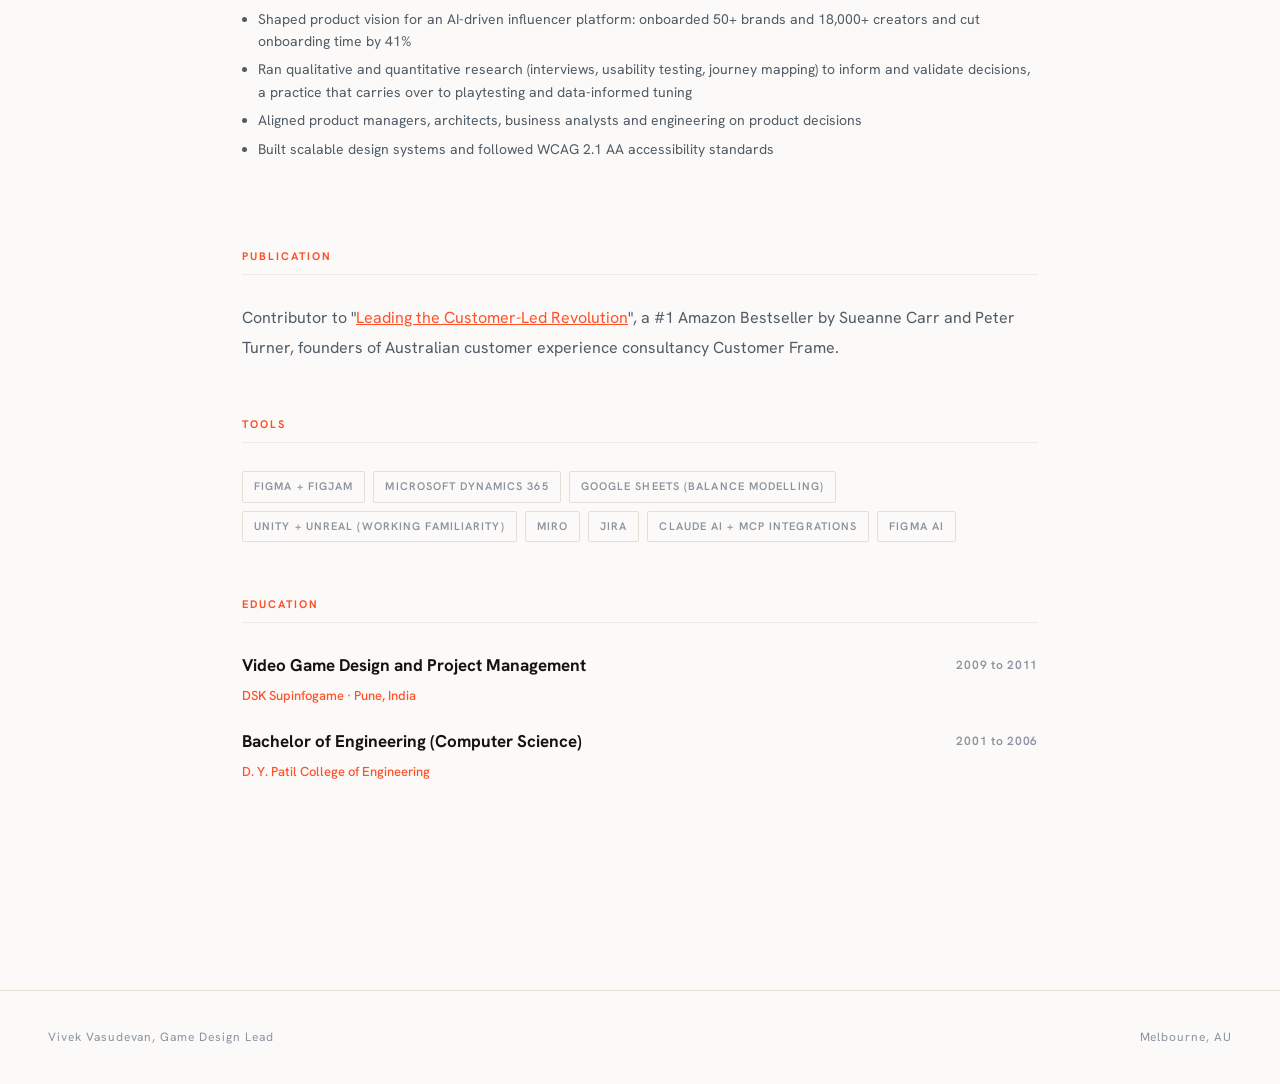
<file: game-design/resume.html>
<!DOCTYPE html>
<html lang="en">
<head>
  <meta charset="UTF-8">
  <meta name="viewport" content="width=device-width, initial-scale=1.0">
  <title>Resume · Vivek Vasudevan</title>
  <script>(function(){try{var t=localStorage.getItem('theme')||'light';document.documentElement.setAttribute('data-theme',t);}catch(e){document.documentElement.setAttribute('data-theme','light');}})();function toggleTheme(){var h=document.documentElement,t=h.getAttribute('data-theme')==='light'?'dark':'light';h.setAttribute('data-theme',t);try{localStorage.setItem('theme',t);}catch(e){}}</script>
  <link rel="stylesheet" href="styles.css?v=4">
<style>
    /* Fit the extra nav item on phones */
    ul.nav-links a { white-space: nowrap; }
    @media (max-width: 640px) {
      ul.nav-links { gap: 12px; }
      ul.nav-links a { letter-spacing: 0.08em; }
      ul.nav-links .nav-extra { display: none; }
      .cs-topnav ul.nav-links { gap: 0; }
      .cs-topnav ul.nav-links a { font-size: 13px; }
    }
  </style>
</head>
<body>

  <nav>
    <a class="nav-logo" href="index.html" aria-label="Vivek Vasudevan home"><img src="assets/images/VivekVasudevanDesign_Logo.svg" alt="Vivek Vasudevan Design logo" width="40" height="40" /></a>
    <ul class="nav-links">
      <li><a href="../index.html">Product<span class="nav-extra"> Design</span></a></li>
      <li><a href="index.html">Work</a></li>
      <li><a href="resume.html" class="active">Resume</a></li>
      <li><button class="theme-toggle" onclick="toggleTheme()" aria-label="Toggle light or dark mode" title="Toggle theme"><svg class="icon-sun" viewBox="0 0 24 24" fill="none" stroke="currentColor" stroke-width="2" stroke-linecap="round" stroke-linejoin="round"><circle cx="12" cy="12" r="4"/><path d="M12 2v2M12 20v2M4.93 4.93l1.41 1.41M17.66 17.66l1.41 1.41M2 12h2M20 12h2M6.34 17.66l-1.41 1.41M19.07 4.93l-1.41 1.41"/></svg><svg class="icon-moon" viewBox="0 0 24 24" fill="none" stroke="currentColor" stroke-width="2" stroke-linecap="round" stroke-linejoin="round"><path d="M21 12.79A9 9 0 1 1 11.21 3 7 7 0 0 0 21 12.79z"/></svg></button></li>
    </ul>
  </nav>

  <div class="container" style="padding-top: calc(var(--nav-height) + 88px); padding-bottom: 100px;">

    <!-- ─── HEADER ─── -->
    <section style="margin-bottom: 36px;">
      <p style="font-family: var(--font-display); font-size: 11px; font-weight: 700; letter-spacing: 0.2em; text-transform: uppercase; color: var(--accent); margin-bottom: 24px;">Resume</p>
      <h1 style="font-size: clamp(40px, 6vw, 72px); margin-bottom: 16px;">Vivek<br>Vasudevan</h1>
      <p style="font-family: var(--font-display); font-size: 20px; font-weight: 600; color: var(--text-secondary); margin-bottom: 8px; max-width: none;">Game Design Lead · Game Director · Client-Facing Design Leader</p>
      <p style="font-size: 14px; color: var(--muted); max-width: none;">Melbourne, AU</p>
      <div class="tags" style="margin-top: 24px;">
        <span class="tag tag-solid">Game Direction</span>
        <span class="tag tag-solid">Systems Design</span>
        <span class="tag tag-solid">Economy &amp; Balancing</span>
        <span class="tag tag-solid">Game Concept Development</span>
        <span class="tag tag-solid">Design Team Leadership</span>
        <span class="tag tag-solid">Stakeholder Management</span>
      </div>
    </section>

    <hr class="divider" style="margin-bottom: 56px; border-top-color: var(--border-soft);">

    <!-- ─── SUMMARY ─── -->
    <div class="resume-section">
      <h3>Summary</h3>
      <p style="font-size: 16px; max-width: none; line-height: 1.85; color: var(--text-secondary);">
        Lead game designer and game director with 10+ years in games and 16+ years in design overall. I started my career at Ubisoft and Dhruva Interactive, co-founded and ran a studio doing client projects, and directed India's first open-world PC shooter, where my GDD helped secure Series A funding. I am experienced in ideation, pitching, and leading design teams from concept to playable build. A background in product/UX design brings data-informed decisions, alignment across stakeholders, and AI-enabled workflows (Claude, MCP, Figma AI) into game development.
      </p>
    </div>

    <!-- ─── CORE STRENGTHS ─── -->
    <div class="resume-section">
      <h3>Core Strengths</h3>
      <ul style="padding-left: 16px; color: var(--text-secondary); font-size: 15px; max-width: none;">
        <li style="margin-bottom: 8px; line-height: 1.6;"><strong style="color: var(--text);">Vision and ideation:</strong> concept and pitch development, GDD authoring, feature roadmaps, scope versus value trade-offs</li>
        <li style="margin-bottom: 8px; line-height: 1.6;"><strong style="color: var(--text);">Game systems:</strong> core loops, economy and balance, player progression, social mechanics, level design</li>
        <li style="margin-bottom: 8px; line-height: 1.6;"><strong style="color: var(--text);">Leadership:</strong> leading design teams, game direction, mentoring, design reviews, part-time production (sprints, milestones, dependencies)</li>
        <li style="margin-bottom: 8px; line-height: 1.6;"><strong style="color: var(--text);">Client and partner delivery:</strong> IP licensing workflows, client point of contact, external stakeholder alignment, investor and client pitching</li>
        <li style="margin-bottom: 8px; line-height: 1.6;"><strong style="color: var(--text);">Data and AI:</strong> quant and qual research, balance modelling in Sheets, AI-assisted prototyping and documentation, agentic tooling (Claude, MCP integrations)</li>
        <li style="margin-bottom: 8px; line-height: 1.6;"><strong style="color: var(--text);">Platforms:</strong> PC, mobile (iOS/Android), Facebook/social, interactive touchscreen installations</li>
      </ul>
    </div>

    <!-- ─── GAME DESIGN ─── -->
    <div class="resume-section">
      <h3>Game Design Experience</h3>

      <div class="job">
        <div>
          <div class="job-title">Independent Design Practice</div>
          <div class="job-company">Melbourne, Australia</div>
          <ul>
            <li>Helped a small game studio get off the ground, setting up their design and production pipelines and ways of working</li>
            <li>Supported roadmap planning across a multi-title slate, including a shared quiz engine as the connective technical architecture across products</li>
            <li>Worked alongside a four-person team on creative direction, scope, and milestone planning during the studio's early production phase</li>
            <li>Designing and validating a SaaS product with a partner that helps the delivery arms of commercial goods companies run paperless operations, giving them a holistic, real-time view of the whole operation</li>
            <li>Use AI tools (Claude, MCP integrations, Figma AI workflows) daily across design, documentation, and prototyping to move faster</li>
          </ul>
        </div>
        <div class="job-date">Jul 2025 to Present</div>
      </div>

      <div class="job">
        <div>
          <div class="job-title">Lead Game Designer / Game Director (Consultant)</div>
          <div class="job-company">GameEon · Mumbai, India</div>
          <ul>
            <li>Acted as de facto Game Director on Mumbai Gullies, India's first open-world third-person shooter for PC, reporting directly to the studio owner</li>
            <li>Wrote the foundational GDD (design direction, systems architecture, full feature roadmap); this work helped secure the studio's Series A funding</li>
            <li>Designed the core open-world interaction systems, mission framework, and player economy from the ground up</li>
            <li>Led bilingual design for full English and Hindi parity, a first for an Indian title at this scale</li>
            <li>Coordinated daily across production, art, and story as the sole point of design alignment</li>
          </ul>
        </div>
        <div class="job-date">Oct 2020 to Mar 2022</div>
      </div>

      <div class="job">
        <div>
          <div class="job-title">Design Consultant</div>
          <div class="job-company">Game Marketing Genie · Melbourne, Australia</div>
          <ul>
            <li>Client point of contact for a game audit, leading a team that reviewed the client's codebase and polished the gameplay experience</li>
            <li>Created marketing art assets for an external client</li>
          </ul>
        </div>
        <div class="job-date">Aug 2019 to May 2020</div>
      </div>

      <div class="job">
        <div>
          <div class="job-title">Director and Co-Founder / Lead Designer / Economy Designer</div>
          <div class="job-company">One Eyed Octopus Studios Pvt. Ltd. · Pune, India</div>
          <ul>
            <li>Co-founded the studio and owned all game design (core loops, economies, progression, UI/UX, GDDs) across multiple projects for five years</li>
            <li>Took projects from ideation to playable builds, owning creative direction and features</li>
            <li>Client: Imbibeo. Led design on a gamified learning product teaching history and geography through play, and worked directly with the client to make the proof of concept ready for investors</li>
            <li>Client: SportSim. Led design and development of three interactive touchscreen games for live events, built to engage booth visitors and capture their data</li>
            <li>Client: kickAlive (France). Co-designed a social Facebook game (Kawaii Rooms), including a genetics-driven breeding system and decoration items that changed pet stats, moods and breeding readiness</li>
            <li>Worked as part-time Producer: sprint planning, milestone tracking, dependency management and external client communication</li>
            <li>Produced All India Quiz (400 questions, 20 themed sets) and oversaw its design, mentoring the junior designer who built it; it launched in the top 10 most downloaded on Android and iOS</li>
          </ul>
        </div>
        <div class="job-date">Nov 2013 to Jun 2018</div>
      </div>

      <div class="job">
        <div>
          <div class="job-title">Lead Designer</div>
          <div class="job-company">Jump / Zapak / Reliance Games · Pune, India</div>
          <ul>
            <li>Lead Designer at a major mobile publisher, shipping six titles across iOS and Android: Hollywood IP games for DreamWorks and Sony Pictures (Real Steel, Real Steel: World Robot Boxing, Total Recall, After Earth), plus two card games (Teen Patti, Texas Hold'em Poker)</li>
            <li>Led a team of designers across several concurrent mobile projects, owning design direction and quality</li>
            <li>Covered game, level, economy and UI design across multiple titles, and stepped in as Lead to carry a game through to completion</li>
            <li>Oversaw design delivery of Teen Patti and Texas Hold'em Poker for an external client, working with the client's own design team to support their decisions, keep quality consistent and get both titles launched on mobile</li>
          </ul>
        </div>
        <div class="job-date">Jan 2012 to Nov 2013</div>
      </div>
    </div>

    <!-- ─── PRODUCT AND UX ─── -->
    <div class="resume-section">
      <h3>Product and UX Design Experience</h3>

      <div class="job">
        <div>
          <div class="job-title">Senior Product Designer / Lead Product UX Designer</div>
          <div class="job-company">Kolmeo, Atisfy, Blockchain Tech · Melbourne, Australia</div>
          <ul>
            <li>Led a six-person design team across UX, UI, graphic and motion, with a 42% lift in team productivity</li>
            <li>Shaped product vision for an AI-driven influencer platform: onboarded 50+ brands and 18,000+ creators and cut onboarding time by 41%</li>
            <li>Ran qualitative and quantitative research (interviews, usability testing, journey mapping) to inform and validate decisions, a practice that carries over to playtesting and data-informed tuning</li>
            <li>Aligned product managers, architects, business analysts and engineering on product decisions</li>
            <li>Built scalable design systems and followed WCAG 2.1 AA accessibility standards</li>
          </ul>
        </div>
        <div class="job-date">Jul 2018 to Oct 2025</div>
      </div>
    </div>

    <!-- ─── PUBLICATION ─── -->
    <div class="resume-section">
      <h3>Publication</h3>
      <p style="font-size: 16px; max-width: none; line-height: 1.85; color: var(--text-secondary);">
        Contributor to "<a href="https://amzn.asia/d/hxjo64b" target="_blank" rel="noopener" style="color: var(--accent);">Leading the Customer-Led Revolution</a>", a #1 Amazon Bestseller by Sueanne Carr and Peter Turner, founders of Australian customer experience consultancy Customer Frame.
      </p>
    </div>

    <!-- ─── TOOLS ─── -->
    <div class="resume-section">
      <h3>Tools</h3>
      <div class="skills-list">
        <span class="tag">Figma + FigJam</span>
        <span class="tag">Microsoft Dynamics 365</span>
        <span class="tag">Google Sheets (balance modelling)</span>
        <span class="tag">Unity + Unreal (working familiarity)</span>
        <span class="tag">Miro</span>
        <span class="tag">Jira</span>
        <span class="tag">Claude AI + MCP integrations</span>
        <span class="tag">Figma AI</span>
      </div>
    </div>

    <!-- ─── EDUCATION ─── -->
    <div class="resume-section">
      <h3>Education</h3>
      <div class="job edu">
        <div>
          <div class="job-title">Video Game Design and Project Management</div>
          <div class="job-company">DSK Supinfogame · Pune, India</div>
        </div>
        <div class="job-date">2009 to 2011</div>
      </div>

      <div class="job edu">
        <div>
          <div class="job-title">Bachelor of Engineering (Computer Science)</div>
          <div class="job-company">D. Y. Patil College of Engineering</div>
        </div>
        <div class="job-date">2001 to 2006</div>
      </div>
    </div>

  </div>

  <footer>
    <p>Vivek Vasudevan, Game Design Lead</p>
    <p>Melbourne, AU</p>
  </footer>

</body>
</html>
</file>
<file: assets/shared.css>
/*
 * ─────────────────────────────────────────────────────────
 *  SHARED DESIGN SYSTEM — Vivek Vasudevan Portfolio
 *  shared.css  |  v2.0
 *
 *  HOW IT WORKS
 *  ────────────
 *  1. Link this file BEFORE any page-specific <style> block.
 *  2. Add data-cs="[case-study]" to the <html> tag of each page.
 *     Valid values: atisfyreach | atisfyre | jinance | coinloop | mantro | cosmic-sentry
 *  3. Use the CSS custom properties (var(--...)) in page styles.
 *  4. Dark-mode toggle continues to use data-theme="dark" on <html>
 *     (separate attribute, no conflict).
 * ─────────────────────────────────────────────────────────
 */

/* ═══════════════════════════════════════════════════════
   1. FONTS — all Google Fonts in one network request
   ═══════════════════════════════════════════════════════ */

/* Work Sans (index, about, atisfyre, jinance, coinloop — UI chrome on every page) */
/* Poppins  (atisfyreach headings, mantro) */
/* Lato     (atisfyreach body copy) */
@import url('https://fonts.googleapis.com/css2?family=Work+Sans:ital,wght@0,400;0,500;0,600;0,700;0,800;1,400&family=Poppins:ital,wght@0,400;0,500;0,600;0,700;0,800;1,700&family=Lato:ital,wght@0,400;0,700;1,700&display=swap');

/* ─── Moonglade DEMO (Cosmic Sentry) ─────────────────── */
/* Place the font file at: assets/fonts/MoongladeDemo.woff2  */
/* (download from wherever you sourced Moonglade DEMO)       */
@font-face {
  font-family: 'Moonglade DEMO';
  src: url('fonts/MoongladeDemo.woff2') format('woff2'),
       url('fonts/MoongladeDemo.woff')  format('woff');
  font-weight: 400;
  font-style: normal;
  font-display: swap;
}

/* ═══════════════════════════════════════════════════════
   2. BASE DESIGN TOKENS  (:root = default / Work Sans pages)
   ═══════════════════════════════════════════════════════ */
:root {
  /* ── Typography ──────────────────────────────────────── */
  --font-heading : 'Work Sans', sans-serif;
  --font-body    : 'Work Sans', sans-serif;
  --font-ui      : 'Work Sans', sans-serif; /* nav, labels, captions — always Work Sans */

  /* ── Colour ──────────────────────────────────────────── */
  --color-text        : #2b2b2b;
  --color-text-light  : #555;
  --color-text-muted  : #888;
  --color-bg          : #fff;
  --color-bg-alt      : #f9f6f6; /* page gradient start/end */
  --color-surface     : #fff;    /* card / panel background */
  --color-accent      : #175cfe; /* primary CTA blue */
  --color-accent-hover: #0f4bdb;
  --color-border      : #e5e5e5;

  /* ── Spacing ─────────────────────────────────────────── */
  --page-max      : 1440px;
  --content-width : 1200px;
  --inner-width   : 1160px;
  --section-gap   : 120px;  /* vertical space between sections */

  /* ── Radii ───────────────────────────────────────────── */
  --radius-card : 20px;
  --radius-btn  : 8px;
  --radius-pill : 100px;
  --radius-chip : 6px;

  /* ── Shadows ─────────────────────────────────────────── */
  --shadow-card : 0 4px 32px rgba(0,0,0,0.07);
  --shadow-btn  : 0 2px 12px rgba(23,92,254,0.18);

  /* ── Transitions ─────────────────────────────────────── */
  --transition-fast   : 0.15s ease;
  --transition-normal : 0.25s ease;
  --transition-slow   : 0.4s ease;
}

/* ═══════════════════════════════════════════════════════
   3. PER-CASE-STUDY TYPOGRAPHY OVERRIDES
      These only change font tokens; all other tokens
      inherit from :root above.
   ═══════════════════════════════════════════════════════ */

/* ── AtisfyReach: Poppins headings + Lato body ───────── */
[data-cs="atisfyreach"] {
  --font-heading    : 'Poppins', sans-serif;
  --font-body       : 'Lato', sans-serif;
  --color-accent    : #175cfe;
  --color-accent-dk : #2f4476;  /* darker variant used in dark-mode bg */
}

/* ── Atisfyre: Work Sans + Atisfyre brand red/yellow ─── */
[data-cs="atisfyre"] {
  --font-heading    : 'Work Sans', sans-serif;
  --font-body       : 'Work Sans', sans-serif;
  --color-accent    : #F7161D;  /* Atisfyre red */
  --color-accent-alt: #FFE600;  /* Atisfyre yellow */
}

/* ── Jinance: Work Sans + Jinance gold ───────────────── */
[data-cs="jinance"] {
  --font-heading    : 'Work Sans', sans-serif;
  --font-body       : 'Work Sans', sans-serif;
  --color-accent    : #EDB702;  /* Jinance gold */
  --color-surface-dk: #171E28;  /* Jinance dark nav/bg */
}

/* ── Coinloop: Work Sans + Coinloop blue ─────────────── */
[data-cs="coinloop"] {
  --font-heading    : 'Work Sans', sans-serif;
  --font-body       : 'Work Sans', sans-serif;
  --color-accent    : #0264B6;  /* Coinloop blue */
  --color-accent-50 : rgba(2, 100, 182, 0.5);
  --color-muted-bg  : #B3B3B3;  /* Coinloop gray bg */
}

/* ── Mantro: Poppins + Mantro red ────────────────────── */
[data-cs="mantro"] {
  --font-heading    : 'Poppins', sans-serif;
  --font-body       : 'Poppins', sans-serif;
  --color-accent    : #FF3D3D;  /* Mantro red */
  --color-accent-alt: #E9BC48;  /* Mantro gold */
}

/* ── Cosmic Sentry: Moonglade DEMO headings ──────────── */
[data-cs="cosmic-sentry"] {
  --font-heading : 'Moonglade DEMO', sans-serif;
  --font-body    : 'Work Sans', sans-serif; /* body stays readable */
}

/* ═══════════════════════════════════════════════════════
   4. MINIMAL BASE RESET
      Safe to apply globally — matches existing page resets
      so adding this file won't change anything visually.
   ═══════════════════════════════════════════════════════ */
*, *::before, *::after {
  box-sizing: border-box;
  margin: 0;
  padding: 0;
}

html {
  scroll-behavior: smooth;
}

/* ═══════════════════════════════════════════════════════
   5. REVEAL ANIMATION
      Scroll-triggered entrance. JS adds .visible when
      element enters the viewport.
   ═══════════════════════════════════════════════════════ */
.reveal {
  opacity: 0;
  transform: translateY(24px);
  transition: opacity 0.6s ease, transform 0.6s ease;
}
.reveal.visible {
  opacity: 1;
  transform: none;
}

/* ═══════════════════════════════════════════════════════
   6. NAVIGATION
      Shared across all pages. Pages with unique nav class
      names (e.g. .cl-nav-wrap, .mt-nav) keep their own
      styles for now.
   ═══════════════════════════════════════════════════════ */
.nav-wrap {
  position: sticky;
  top: 0;
  z-index: 100;
  width: 100%;
  padding: 0 20px;
}

nav {
  background: #ffffff;
  border-radius: 0 0 20px 20px;
  height: 82px;
  padding: 0 20px;
  display: flex;
  align-items: center;
  justify-content: space-between;
  max-width: var(--content-width);
  margin: 0 auto;
  box-shadow: 0 2px 0 rgba(0,0,0,0.05), 0 4px 16px rgba(0,0,0,0.06);
  transition: box-shadow 0.3s ease;
}
nav.scrolled {
  box-shadow: 0 2px 0 rgba(0,0,0,0.06), 0 8px 24px rgba(0,0,0,0.1);
}

.nav-brand {
  display: flex;
  align-items: center;
  gap: 9px;
  text-decoration: none;
}
.nav-logo {
  width: 48px;
  height: 48px;
  background: #000;
  border-radius: 8px;
  padding: 4px;
  position: relative;
  flex-shrink: 0;
}
.nav-logo img {
  position: absolute;
  top: 29.17%;
  right: 8.33%;
  bottom: 29.17%;
  left: 8.33%;
  width: auto;
  height: auto;
  max-width: 100%;
  max-height: 100%;
  object-fit: contain;
}
.nav-name {
  font-size: 20px;
  font-weight: 700;
  color: #000;
  white-space: nowrap;
}

.nav-links {
  display: flex;
  gap: 24px;
  align-items: center;
  list-style: none;
}
.nav-links a, .nav-links button {
  font-family: var(--font-ui);
  font-size: 16px;
  font-weight: 500;
  color: #2b2b2b;
  text-decoration: none;
  background: none;
  border: none;
  cursor: pointer;
  padding: 8px;
  opacity: 0.4;
  transition: opacity 0.2s;
  display: block;
}
.nav-links li.active a,
.nav-links li.active button {
  opacity: 1;
  border-bottom: 2px solid #2b2b2b;
}
.nav-links a:hover, .nav-links button:hover { opacity: 0.8; }

/* ─── Hamburger button ───────────────────────────────── */
.nav-hamburger {
  display: none;
  flex-direction: column;
  gap: 4px;
  background: none;
  border: none;
  cursor: pointer;
  padding: 8px;
  flex-shrink: 0;
  width: 48px;
  height: 48px;
  align-items: center;
  justify-content: center;
}
.nav-hamburger span {
  display: block;
  width: 32px;
  height: 4px;
  background: #2b2b2b;
  border-radius: 22px;
  transition: transform 0.3s ease, opacity 0.3s ease;
}
.nav-hamburger.open span:nth-child(1) { transform: translateY(8px) rotate(45deg); }
.nav-hamburger.open span:nth-child(2) { opacity: 0; transform: scaleX(0); }
.nav-hamburger.open span:nth-child(3) { transform: translateY(-8px) rotate(-45deg); }

/* ─── Mobile menu overlay ────────────────────────────── */
.mobile-menu {
  display: none;
  flex-direction: column;
  gap: 12px;
  background: #fff;
  border-top: 1px solid rgba(0,0,0,0.08);
  padding: 8px 0 16px;
  position: absolute;
  top: 82px;
  left: 0;
  right: 0;
  z-index: 99;
  box-shadow: 0 8px 24px rgba(0,0,0,0.08);
}
.mobile-menu.open { display: flex; }
@media (min-width: 769px) { .mobile-menu { display: none !important; } }
.mobile-menu a, .mobile-menu button {
  font-family: var(--font-ui);
  font-size: 16px;
  font-weight: 500;
  color: #2b2b2b;
  text-decoration: none;
  background: none;
  border: none;
  cursor: pointer;
  padding: 10px 20px;
  text-align: left;
  width: 100%;
  display: block;
  transition: opacity 0.2s;
}
.mobile-menu a:hover, .mobile-menu button:hover { opacity: 0.6; }

/* ─── Nav responsive ─────────────────────────────────── */
@media (max-width: 768px) {
  .nav-wrap { padding: 0; }
  nav { padding: 0 20px; max-width: 100%; }
  .nav-links { display: none; }
  .nav-hamburger { display: flex; }
}

/* ─── Back link (case study pages) ──────────────────── */
.cs-back-link {
  display: flex;
  align-items: center;
  gap: 8px;
  text-decoration: none;
  font-family: var(--font-ui);
  font-size: 15px;
  font-weight: 500;
  color: var(--color-text);
  transition: opacity 0.2s;
}
.cs-back-link:hover { opacity: 0.6; }

/* ═══════════════════════════════════════════════════════
   7. BUTTONS
   ═══════════════════════════════════════════════════════ */
.btn-filled {
  background: #2b2b2b;
  color: #fff;
  padding: 16px 24px;
  border-radius: var(--radius-btn);
  font-size: 24px;
  font-weight: 500;
  text-decoration: none;
  transition: background 0.2s, transform 0.2s;
  display: inline-block;
}
.btn-filled:hover { background: #444; transform: translateY(-2px); }

.btn-outline {
  border: 1px solid #2b2b2b;
  color: #2b2b2b;
  padding: 16px 24px;
  border-radius: var(--radius-btn);
  font-size: 24px;
  font-weight: 500;
  text-decoration: none;
  transition: background 0.2s, transform 0.2s;
  display: inline-block;
}
.btn-outline:hover { background: #f5f5f5; transform: translateY(-2px); }

/* ─── Button responsive ──────────────────────────────── */
@media (max-width: 768px) {
  .btn-filled, .btn-outline { font-size: 20px; padding: 14px 20px; }
}

/* ═══════════════════════════════════════════════════════
   8. SCROLL-TO-TOP BUTTON + TOOLTIP
   ═══════════════════════════════════════════════════════ */
.scroll-top {
  position: fixed;
  right: 20px;
  bottom: 40px;
  width: 98px;
  height: 98px;
  background: none;
  border: none;
  padding: 0;
  cursor: pointer;
  display: flex;
  align-items: center;
  justify-content: center;
  opacity: 0;
  transform: translateY(20px);
  transition: opacity 0.3s, transform 0.3s;
  z-index: 99;
}
.scroll-top.visible {
  opacity: 1;
  transform: translateY(0);
}
.scroll-top img {
  width: 98px;
  height: 98px;
  display: block;
}

.scroll-top-tooltip {
  position: fixed;
  right: 20px;
  bottom: calc(40px + 98px + 12px);
  background: #fff;
  color: #2b2b2b;
  font-family: var(--font-ui);
  font-size: 18px;
  font-weight: 400;
  padding: 14px 24px;
  border-radius: 16px;
  white-space: nowrap;
  box-shadow: 0 4px 20px rgba(0,0,0,0.15);
  opacity: 0;
  pointer-events: none;
  transition: opacity 0.2s;
  z-index: 199;
}
.scroll-top-tooltip.visible { opacity: 1; }

/* Hide tooltip below tablet — finger-tap replaces hover */
@media (max-width: 1024px) {
  .scroll-top-tooltip { display: none !important; }
}

/* ═══════════════════════════════════════════════════════
   9. FOOTER COMPONENTS
      .footer itself is page-specific (width / margin-top
      vary). All sub-components are shared.
   ═══════════════════════════════════════════════════════ */

/* ─── CTA block ──────────────────────────────────────── */
.footer-cta {
  display: flex;
  flex-direction: column;
  gap: 12px;
  align-items: center;
  width: 100%;
}
.footer-eyebrow {
  font-size: 24px;
  font-weight: 500;
  color: #2b2b2b;
  opacity: 0.8;
  text-transform: uppercase;
  text-align: center;
  letter-spacing: 0.05em;
}
.footer-headline-wrap {
  display: flex;
  flex-direction: column;
  align-items: center;
  gap: 8px;
}
.footer-headline {
  font-size: 80px;
  font-weight: 700;
  color: #2b2b2b;
  text-align: center;
  line-height: 100px;
}
.footer-btns {
  display: flex;
  gap: 24px;
  align-items: center;
}

/* ─── Bottom area ────────────────────────────────────── */
.footer-bottom-area {
  display: flex;
  flex-direction: column;
  align-items: center;
  gap: 24px;
  width: 100%;
}
.footer-email-link {
  display: flex;
  align-items: center;
  gap: 10px;
  padding: 16px;
  text-decoration: none;
  color: #2b2b2b;
  font-size: 16px;
  font-weight: 500;
  border-radius: 8px;
  transition: opacity 0.2s;
}
.footer-email-link:hover { opacity: 0.6; }

/* ─── Bottom bar ─────────────────────────────────────── */
.footer-bottom-nav {
  width: var(--content-width);
  padding: 16px 20px;
  border-radius: 20px 20px 0 0;
  background: #f8f7f4;
  display: flex;
  align-items: center;
  justify-content: space-between;
}
.footer-brand {
  display: flex;
  align-items: center;
  gap: 12px;
  text-decoration: none;
}
.footer-brand-text {
  display: flex;
  flex-direction: column;
  gap: 4px;
}
.footer-brand-name {
  font-size: 16px;
  font-weight: 500;
  color: #2b2b2b;
  white-space: nowrap;
}
.footer-brand-copy {
  font-size: 12px;
  font-weight: 500;
  color: #2b2b2b;
  opacity: 0.6;
}
.footer-nav-links {
  display: flex;
  gap: 24px;
  list-style: none;
}
.footer-nav-links a {
  font-family: var(--font-ui);
  font-size: 16px;
  font-weight: 500;
  color: #2b2b2b;
  opacity: 0.4;
  text-decoration: none;
  padding: 8px;
  transition: opacity 0.2s;
}
.footer-nav-links a:hover { opacity: 0.8; }

/* ─── Footer responsive ──────────────────────────────── */
@media (max-width: 768px) {
  .footer-bottom-nav { width: 100%; }
  .footer-nav-links { display: none; }
  .footer-headline { font-size: 64px; line-height: 1.2; }
}
@media (max-width: 480px) {
  .footer-headline { font-size: 48px; line-height: 1.2; }
  .footer-headline-wrap { gap: 24px; }
  .footer-btns { flex-direction: column; gap: 12px; align-items: stretch; }
  .footer-bottom-nav {
    flex-direction: column;
    gap: 12px;
    align-items: center;
    border-radius: 20px 20px 0 0;
    padding: 16px;
  }
  .footer-brand { justify-content: center; }
}

/* ═══════════════════════════════════════════════════════
   10. MIGRATION NOTES
   ═══════════════════════════════════════════════════════
   When updating a page to use this system:

   Step A — In <html>, add:  data-cs="[case-study-name]"
   Step B — In <head>, add before the page <style>:
            <link rel="stylesheet" href="assets/shared.css" />
   Step C — Remove the duplicate Google Fonts <link> tag
             (this file handles all font loading).
   Step D — Replace hardcoded font-family strings with
             CSS variables (done in v1.0).
   Step E — Remove CSS blocks for these shared components:
            - .reveal / .reveal.visible
            - .nav-wrap / nav / .nav-brand / .nav-logo /
              .nav-name / .nav-links / .nav-hamburger /
              .mobile-menu  (standard-named nav only)
            - .btn-filled / .btn-outline
            - .scroll-top / .scroll-top-tooltip
            - .footer-cta / .footer-eyebrow /
              .footer-headline-wrap / .footer-headline /
              .footer-btns / .footer-bottom-area /
              .footer-email-link / .footer-bottom-nav /
              .footer-brand / .footer-brand-text /
              .footer-brand-name / .footer-brand-copy /
              .footer-nav-links
   ════════════════════════════════════════════════════════ */
</file>
<file: assets/responsive.css>
/* Responsive fixes for the combined portfolio's product pages.
   Loaded last so it overrides each page's fixed desktop widths. */

/* ─── Shared footer ─────────────────────────────────────── */
.footer-bottom-nav { width: min(var(--content-width), 100%); box-sizing: border-box; }
.footer { max-width: 100%; box-sizing: border-box; }
.footer-email-link { max-width: 100%; min-width: 0; overflow-wrap: anywhere; }

/* ─── Home ──────────────────────────────────────────────── */
html[data-cs="home"] { --page-margin: clamp(40px, calc((100vw - 1200px) / 2), 120px); }
.hero { max-width: 100%; box-sizing: border-box; }

@media (min-width: 769px) {
  .cs-grid { grid-template-columns: repeat(2, minmax(0, 1fr)); }
  .cs-card { min-width: 0; }
  .cs-image { width: 100%; height: auto; aspect-ratio: 576 / 400; }
}
@media (max-width: 860px) and (min-width: 481px) {
  .hero-hi, .hero-name { font-size: clamp(36px, 8.5vw, 80px); }
}
@media (max-width: 600px) and (min-width: 481px) {
  .hero-headline { gap: 8px; }
  .hero-photo-wrap { width: 96px; height: 96px; }
  .hero-photo { width: 90px; height: 90px; }
}

/* ─── About and Atisfy case studies between phone and desktop ─ */
@media (max-width: 1280px) and (min-width: 769px) {
  .about-intro, .endorsements-section, .sections-wrapper, .cs-wrap {
    width: 100%; padding-left: 40px; padding-right: 40px; box-sizing: border-box;
  }
  .about-photo-wrap { max-width: 100%; height: auto; aspect-ratio: 606 / 403; }
  .endorsement-card { max-width: 100%; box-sizing: border-box; }
  .skills-grid { width: 100%; }
  .toolkit-row { flex-wrap: wrap; gap: 40px; justify-content: center; }
  .section-header { width: 100%; }
}

/* ─── Atisfyre ──────────────────────────────────────────── */
@media (max-width: 1040px) and (min-width: 769px) {
  .hero-inner { gap: 32px; }
  .hero-left { flex: 1 1 0; min-width: 0; }
  .hero-right { flex: 0 0 280px; }
  .hero-phone-img { width: 280px; }
  .hero-yellow-panel { right: 40px; }
}
@media (max-width: 360px) {
  .toc-grid { grid-template-columns: minmax(0, 1fr); }
}

/* ─── Atisfyreach ───────────────────────────────────────── */
.feature-card { max-width: 90vw; box-sizing: border-box; }
@media (max-width: 1280px) and (min-width: 769px) {
  .footer { width: 100%; }
  .sticky-row { flex-wrap: wrap; justify-content: center; gap: 40px; }
}
@media (max-width: 420px) { .sticky-cluster { zoom: 0.8; } }
@media (max-width: 360px) { .sticky-cluster { zoom: 0.62; } }

/* ─── Coinloop ──────────────────────────────────────────── */
@media (max-width: 1640px) {
  .cl-init-phones { flex-wrap: wrap; justify-content: center; padding: 0 40px; }
}
@media (max-width: 600px) {
  .cl-init-phones { padding: 0; }
}

/* ─── Jinance ───────────────────────────────────────────── */
.jn-prototype-row > * { min-width: 0; }
@media (max-width: 900px) {
  .jn-ideate-right { flex-shrink: 1; max-width: 100%; min-width: 0; }
  .jn-ideate-right img { max-width: 100%; height: auto; }
}
@media (max-width: 680px) {
  .jn-process-row { flex-wrap: wrap; justify-content: center; gap: 24px; }
  .jn-process-connector { display: none; }
}

/* ─── Mantro ────────────────────────────────────────────── */
.mt-logos-inner { flex-wrap: wrap; }
.mt-logo-card { max-width: 100%; }
@media (max-width: 860px) {
  .mt-roles-columns { grid-template-columns: 1fr; }
}
@media (max-width: 860px) {
  .mt-features-wheel { width: 100%; height: auto; display: grid; grid-template-columns: repeat(2, minmax(0, 1fr)); gap: 32px 16px; }
  .mt-wheel-ring { display: none; }
  .mt-wheel-center { position: static; transform: none; grid-column: 1 / -1; justify-self: center; }
  .mt-wheel-item, .mt-wheel-item:nth-child(n) { position: static; transform: none; width: auto; }
  .mt-wheel-label { white-space: normal; }
}
@media (max-width: 700px) {
  .mt-about-inner { max-width: 100%; min-width: 0; }
  .mt-logos, .mt-features, .mt-roles, .mt-problem, .mt-competitor,
  .mt-writeup, .mt-typography, .mt-colours, .mt-screens { padding-left: 20px; padding-right: 20px; }
  .mt-logo-card { height: auto; aspect-ratio: 1; }
  .mt-logo-card img { width: 68%; height: auto; }
  .mt-diamond-row { flex-wrap: wrap; gap: 40px 16px; }
  .mt-diamond-phase { flex: 1 1 40%; }
  .mt-diamond-connector { display: none; }
  .mt-primary-circles { width: 100%; justify-content: center; }
  .mt-circle { width: min(200px, 48vw); height: min(200px, 48vw); }
}
@media (max-width: 360px) {
  .nav-wrap .cs-back-link ~ .nav-brand .nav-name { display: none; }
  .hero-hi, .hero-name { font-size: 34px; }
  .hero-photo-wrap { width: 84px; height: 84px; }
  .hero-photo { width: 78px; height: 78px; }
}

/* ─── Remaining edge cases ──────────────────────────────── */
@media (max-width: 900px) {
  .colours-section { padding-left: 24px; padding-right: 24px; }
  .colours-row { flex-wrap: wrap; justify-content: center; gap: 32px; }
}
@media (max-width: 768px) {
  .swot-grid { grid-template-columns: minmax(0, 1fr); }
}
@media (max-width: 480px) {
  body { overflow-x: clip; }
}
@media (max-width: 360px) {
  .mt-diamond-shape { width: 84px; height: 84px; }
}
</file>
<file: game-design/styles.css>
@import url('https://fonts.googleapis.com/css2?family=Hanken+Grotesk:wght@300;400;500;600;700;800&display=swap');

:root {
  --bg: #060A0F;
  --surface: #0C1420;
  --surface-hover: #111C2A;
  --border: #1C2D3F;
  --text: #E8E4DC;
  --text-secondary: #8FAABE;
  --muted: #4E6478;
  --accent: #FF5028;
  --accent-dim: rgba(255,80,40,0.12);
  --teal: #00BFA8;
  --font-display: 'Hanken Grotesk', sans-serif;
  --font-body: 'Hanken Grotesk', sans-serif;
  --nav-height: 68px;
  --content-width: 860px;
  --wide-width: 1200px;
  --gap: clamp(60px, 8vw, 96px);
  --nav-bg: rgba(6,10,15,0.92);
  --border-soft: #141F2C;
}

/* ─── LIGHT THEME ─── */
html[data-theme="light"] {
  --bg: #FBFAF8;
  --surface: #FFFFFF;
  --surface-hover: #F1EFEA;
  --border: #E4E0D6;
  --text: #16130F;
  --text-secondary: #4F5B66;
  --muted: #8A93A0;
  --accent: #FF5028;
  --accent-dim: rgba(255,80,40,0.10);
  --teal: #009E8C;
  --nav-bg: rgba(251,250,248,0.9);
  --border-soft: #EEEBE5;
}
html[data-theme="light"] body::after { opacity: 0.25; }

* { margin: 0; padding: 0; box-sizing: border-box; }
html { scroll-behavior: smooth; }

body {
  background: var(--bg);
  color: var(--text);
  font-family: var(--font-body);
  font-size: 16px;
  line-height: 1.75;
  -webkit-font-smoothing: antialiased;
}

body::after {
  content: '';
  position: fixed;
  inset: 0;
  pointer-events: none;
  z-index: 9999;
  background-image: url("data:image/svg+xml,%3Csvg xmlns='http://www.w3.org/2000/svg' width='300' height='300'%3E%3Cfilter id='n'%3E%3CfeTurbulence type='fractalNoise' baseFrequency='0.75' numOctaves='4' stitchTiles='stitch'/%3E%3CfeColorMatrix type='saturate' values='0'/%3E%3C/filter%3E%3Crect width='300' height='300' filter='url(%23n)' opacity='0.05'/%3E%3C/svg%3E");
  opacity: 0.5;
}

/* ─── NAV ─── */
nav {
  position: fixed;
  top: 0; left: 0; right: 0;
  height: var(--nav-height);
  z-index: 200;
  display: flex;
  align-items: center;
  justify-content: space-between;
  padding: 0 48px;
  background: var(--nav-bg);
  backdrop-filter: blur(16px);
  border-bottom: 1px solid var(--border);
}

/* ─── THEME TOGGLE ─── */
.nav-links { align-items: center; }
.theme-toggle {
  display: inline-flex; align-items: center; justify-content: center;
  width: 34px; height: 34px; padding: 0;
  background: none; border: 1px solid var(--border); border-radius: 8px;
  color: var(--text-secondary); cursor: pointer;
  transition: color 0.2s, border-color 0.2s;
}
.theme-toggle:hover { color: var(--text); border-color: var(--muted); }
.theme-toggle svg { width: 17px; height: 17px; }
.theme-toggle .icon-moon { display: none; }
.theme-toggle .icon-sun { display: block; }
html[data-theme="light"] .theme-toggle .icon-sun { display: none; }
html[data-theme="light"] .theme-toggle .icon-moon { display: block; }

.nav-logo {
  display: inline-flex;
  align-items: center;
  font-family: var(--font-display);
  font-weight: 800;
  font-size: 18px;
  letter-spacing: 0.06em;
  color: var(--text);
  text-decoration: none;
}

.nav-logo img {
  display: block;
  width: 40px;
  height: 40px;
  border-radius: 8px;
}

.nav-links {
  display: flex;
  gap: 32px;
  list-style: none;
}

.nav-links a {
  font-size: 12px;
  font-weight: 500;
  letter-spacing: 0.12em;
  text-transform: uppercase;
  color: var(--muted);
  text-decoration: none;
  transition: color 0.2s;
}

.nav-links a:hover,
.nav-links a.active { color: var(--text); }

/* ─── LAYOUT ─── */
.container {
  max-width: var(--content-width);
  margin: 0 auto;
  padding: 0 32px;
}

.wide {
  max-width: var(--wide-width);
  margin: 0 auto;
  padding: 0 48px;
}

/* ─── TYPOGRAPHY ─── */
h1, h2, h3, h4 {
  font-family: var(--font-display);
  line-height: 1.1;
  font-weight: 700;
}

h1 { font-size: clamp(44px, 6.5vw, 84px); font-weight: 800; letter-spacing: -0.02em; }
h2 { font-size: clamp(26px, 3.5vw, 38px); letter-spacing: -0.01em; }
h3 { font-size: clamp(18px, 2vw, 22px); }

p { color: var(--text-secondary); }

.lead {
  font-size: clamp(17px, 2vw, 21px);
  color: var(--text-secondary);
  max-width: 640px;
  line-height: 1.65;
}

/* ─── TAGS ─── */
.tag {
  display: inline-block;
  font-size: 11px;
  font-weight: 600;
  letter-spacing: 0.1em;
  text-transform: uppercase;
  padding: 5px 11px;
  border: 1px solid var(--border);
  color: var(--muted);
  border-radius: 2px;
}

.tag-accent {
  border-color: rgba(255,80,40,0.3);
  color: var(--accent);
  background: var(--accent-dim);
}

.tag-teal {
  border-color: rgba(0,191,168,0.25);
  color: var(--teal);
  background: rgba(0,191,168,0.07);
}

/* Filled tags, matching the PDF resume header */
.tag-solid {
  background: #142131;
  border-color: #2E4459;
  color: #A9BED0;
  border-radius: 3px;
}
html[data-theme="light"] .tag-solid {
  background: #D7E0E8;
  border-color: #8A9BAB;
  color: #3B4F63;
}

.tags { display: flex; flex-wrap: wrap; gap: 8px; }

/* ─── DIVIDER ─── */
.divider { border: none; border-top: 1px solid var(--border); }

/* ─── SECTION LABEL ─── */
.section-label {
  display: flex;
  align-items: center;
  gap: 16px;
  margin-bottom: 48px;
}

.section-label .num {
  font-family: var(--font-display);
  font-size: 11px;
  font-weight: 700;
  letter-spacing: 0.18em;
  color: var(--accent);
}

.section-label h4 {
  font-family: var(--font-display);
  font-size: 11px;
  font-weight: 600;
  letter-spacing: 0.18em;
  text-transform: uppercase;
  color: var(--muted);
}

.section-label::after {
  content: '';
  flex: 1;
  height: 1px;
  background: var(--border);
}

/* ─── PROJECT CARDS ─── */
.projects-grid {
  display: grid;
  grid-template-columns: repeat(2, 1fr);
  gap: 2px;
  margin-top: 48px;
}

.project-card {
  display: block;
  background: var(--surface);
  padding: 40px 32px;
  text-decoration: none;
  border: 1px solid var(--border);
  transition: background 0.2s, transform 0.2s;
  position: relative;
  overflow: hidden;
}

.project-card::after {
  content: '';
  position: absolute;
  bottom: 0; left: 0;
  width: 0; height: 2px;
  background: var(--accent);
  transition: width 0.35s ease;
}

.project-card:hover::after { width: 100%; }
.project-card:hover { background: var(--surface-hover); transform: translateY(-2px); }

.card-meta {
  display: flex;
  align-items: center;
  gap: 10px;
  margin-bottom: 20px;
}

.card-num {
  font-family: var(--font-display);
  font-size: 11px;
  font-weight: 700;
  letter-spacing: 0.14em;
  color: var(--accent);
}

.card-type {
  font-size: 11px;
  font-weight: 500;
  letter-spacing: 0.08em;
  text-transform: uppercase;
  color: var(--muted);
}

.project-card h3 {
  font-size: 22px;
  color: var(--text);
  margin-bottom: 12px;
  line-height: 1.25;
}

.project-card > p {
  font-size: 14px;
  color: var(--muted);
  margin-bottom: 28px;
  max-width: 100%;
  line-height: 1.6;
}

.card-footer {
  display: flex;
  align-items: center;
  justify-content: space-between;
}

.card-arrow {
  font-size: 18px;
  color: var(--accent);
  opacity: 0;
  transition: opacity 0.2s, transform 0.2s;
}

.project-card:hover .card-arrow { opacity: 1; transform: translateX(4px); }

/* ─── CASE STUDY HERO ─── */
.cs-hero {
  padding-top: calc(var(--nav-height) + 88px);
  padding-bottom: 80px;
}

.cs-hero .eyebrow {
  font-family: var(--font-display);
  font-size: 11px;
  font-weight: 700;
  letter-spacing: 0.2em;
  text-transform: uppercase;
  color: var(--accent);
  margin-bottom: 28px;
}

.cs-meta {
  display: flex;
  flex-wrap: wrap;
  gap: 10px;
  margin-top: 36px;
  padding-top: 36px;
  border-top: 1px solid var(--border);
}

/* ─── CASE STUDY BODY ─── */
.cs-section {
  padding: 72px 0;
  border-top: 1px solid var(--border);
}

.cs-section h2 { margin-bottom: 24px; }

.cs-section p + p { margin-top: 16px; }

.cs-section ul, .cs-section ol {
  padding-left: 20px;
  color: var(--text-secondary);
}

.cs-section li { margin-bottom: 8px; }

/* ─── INFO GRID ─── */
.info-grid {
  display: grid;
  grid-template-columns: repeat(auto-fit, minmax(190px, 1fr));
  gap: 2px;
  margin-top: 40px;
}

.info-block {
  background: var(--surface);
  padding: 26px 28px;
  border: 1px solid var(--border);
}

.info-block .label {
  font-family: var(--font-display);
  font-size: 10px;
  font-weight: 700;
  letter-spacing: 0.16em;
  text-transform: uppercase;
  color: var(--accent);
  margin-bottom: 8px;
}

.info-block .value {
  font-family: var(--font-display);
  font-size: 15px;
  font-weight: 600;
  color: var(--text);
  line-height: 1.35;
}

/* ─── SYSTEM BLOCKS ─── */
.system-block {
  background: var(--surface);
  border: 1px solid var(--border);
  border-left: 3px solid var(--border);
  padding: 28px 32px;
  margin-top: 16px;
  transition: border-left-color 0.2s;
}

.system-block:hover { border-left-color: var(--accent); }

.system-block h3 {
  font-size: 17px;
  color: var(--text);
  margin-bottom: 10px;
}

.system-block p {
  font-size: 15px;
  line-height: 1.7;
  max-width: none;
}

/* ─── QUOTE ─── */
.quote-block {
  border-left: 3px solid var(--accent);
  padding: 20px 28px;
  margin: 32px 0;
  background: var(--surface);
}

.quote-block p {
  font-family: var(--font-display);
  font-size: 17px;
  font-weight: 600;
  color: var(--text);
  max-width: 100%;
  line-height: 1.5;
}

/* ─── VIDEO ─── */
.video-wrap {
  position: relative;
  padding-bottom: 56.25%;
  margin-top: 40px;
  background: var(--surface);
  border: 1px solid var(--border);
}

.video-wrap iframe {
  position: absolute;
  inset: 0;
  width: 100%;
  height: 100%;
  border: none;
}

/* ─── TO-CONFIRM PLACEHOLDER (swap for real text) ─── */
.tbc {
  background: var(--accent-dim);
  color: var(--accent);
  border: 1px dashed rgba(255,80,40,0.4);
  border-radius: 2px;
  padding: 0 6px;
  font-size: 0.92em;
  font-weight: 500;
  white-space: nowrap;
}

/* ─── MEDIA / IMAGES ─── */
.media { margin-top: 40px; }
.media + .media { margin-top: 24px; }

/* real image figure */
.media figure { margin: 0; }
.media img {
  display: block;
  width: 100%;
  height: auto;
  border: 1px solid var(--border);
  background: var(--surface);
}

/* full-bleed key art that breaks out of the text column */
.media-wide { margin-top: 48px; }

/* image gallery grid */
.media-gallery {
  display: grid;
  gap: 2px;
  margin-top: 40px;
}
.media-gallery.cols-2 { grid-template-columns: repeat(2, 1fr); }
.media-gallery.cols-3 { grid-template-columns: repeat(3, 1fr); }

/* caption */
.media figcaption,
.media-caption {
  margin-top: 12px;
  font-size: 12px;
  line-height: 1.5;
  letter-spacing: 0.02em;
  color: var(--muted);
}
.media figcaption strong,
.media-caption strong { color: var(--text-secondary); font-weight: 600; }

/* ─── IMAGE PLACEHOLDER (swap for a real <img> when art is ready) ─── */
.img-ph {
  display: flex;
  flex-direction: column;
  align-items: center;
  justify-content: center;
  gap: 10px;
  text-align: center;
  padding: 28px;
  background:
    repeating-linear-gradient(45deg, rgba(255,80,40,0.025) 0 12px, transparent 12px 24px),
    var(--surface);
  border: 1px dashed var(--border);
  color: var(--muted);
  min-height: 220px;
}
.img-ph .ph-icon {
  font-family: var(--font-display);
  font-size: 11px;
  font-weight: 700;
  letter-spacing: 0.16em;
  text-transform: uppercase;
  color: var(--accent);
}
.img-ph .ph-title {
  font-family: var(--font-display);
  font-size: 16px;
  font-weight: 700;
  color: var(--text);
  max-width: 520px;
  line-height: 1.3;
}
.img-ph .ph-desc { font-size: 13px; line-height: 1.6; color: var(--text-secondary); max-width: 560px; }
.img-ph .ph-spec {
  font-size: 11px;
  letter-spacing: 0.06em;
  color: var(--muted);
  border-top: 1px solid var(--border);
  padding-top: 10px;
  margin-top: 4px;
}
/* ratio helpers for placeholders */
.img-ph.r-wide   { aspect-ratio: 16 / 9; min-height: 0; }
.img-ph.r-ultra  { aspect-ratio: 21 / 9; min-height: 0; }
.img-ph.r-square { aspect-ratio: 1 / 1;  min-height: 0; }
.img-ph.r-port   { aspect-ratio: 3 / 4;  min-height: 0; }

@media (max-width: 640px) {
  .media-gallery.cols-3 { grid-template-columns: repeat(2, 1fr); }
}

/* ─── PROJECT NAV ─── */
.project-nav {
  display: flex;
  justify-content: space-between;
  padding: 48px 0;
  border-top: 1px solid var(--border);
  margin-top: 80px;
}

.project-nav a {
  text-decoration: none;
  color: var(--muted);
  font-size: 12px;
  font-weight: 600;
  letter-spacing: 0.1em;
  text-transform: uppercase;
  transition: color 0.2s;
}

.project-nav a:hover { color: var(--accent); }

/* ─── RESUME ─── */
.resume-section { margin-bottom: 56px; }

.resume-section > h3 {
  font-size: 11px;
  font-weight: 700;
  letter-spacing: 0.18em;
  text-transform: uppercase;
  color: var(--accent);
  margin-bottom: 28px;
  padding-bottom: 12px;
  border-bottom: 1px solid var(--border-soft);
}

/* Content spans the full width; the date sits beside the title only.
   --job-pad drives both the top padding and the date's offset so they stay aligned. */
.job {
  --job-pad: 28px;
  position: relative;
  padding: var(--job-pad) 0;
  border-bottom: 1px solid var(--border-soft);
}

/* No extra gap between a section heading and its first entry */
.resume-section > h3 + .job { --job-pad: 0px; padding-bottom: 28px; }

/* Education entries sit close together so the section reads as one block */
.resume-section .job.edu { --job-pad: 10px; border-bottom: none; }
.resume-section > h3 + .job.edu { --job-pad: 0px; padding-bottom: 10px; }
.job.edu .job-company { margin-bottom: 0; }

.job:last-child { border-bottom: none; }

.job-title {
  font-family: var(--font-display);
  font-size: 17px;
  font-weight: 700;
  color: var(--text);
  margin-bottom: 4px;
  padding-right: 180px;
}

.job-company {
  font-size: 13px;
  color: var(--accent);
  margin-bottom: 14px;
  font-weight: 500;
}

.job-date {
  font-family: var(--font-display);
  font-size: 12px;
  font-weight: 600;
  letter-spacing: 0.06em;
  color: var(--muted);
  text-align: right;
  position: absolute;
  top: var(--job-pad);
  right: 0;
  padding-top: 4px;
}

.job ul {
  padding-left: 16px;
  color: var(--text-secondary);
  font-size: 14px;
}

.job li { margin-bottom: 6px; line-height: 1.6; }

.skills-list { display: flex; flex-wrap: wrap; gap: 8px; }

/* ─── FOOTER ─── */
footer {
  border-top: 1px solid var(--border);
  padding: 36px 48px;
  display: flex;
  align-items: center;
  justify-content: space-between;
  margin-top: 40px;
}

footer p {
  font-size: 12px;
  letter-spacing: 0.08em;
  color: var(--muted);
  max-width: none;
}

/* ─── HOME HERO ─── */
.home-hero {
  padding-top: calc(var(--nav-height) + 128px);
  padding-bottom: 128px;
  position: relative;
  overflow: hidden;
}

.hero-glow-1 {
  position: absolute;
  top: -150px; right: -80px;
  width: 560px; height: 560px;
  background: radial-gradient(circle, rgba(255,80,40,0.07) 0%, transparent 68%);
  pointer-events: none;
}

.hero-glow-2 {
  position: absolute;
  bottom: -80px; left: -40px;
  width: 380px; height: 380px;
  background: radial-gradient(circle, rgba(0,191,168,0.04) 0%, transparent 68%);
  pointer-events: none;
}

.home-hero .eyebrow {
  font-family: var(--font-display);
  font-size: 11px;
  font-weight: 700;
  letter-spacing: 0.22em;
  text-transform: uppercase;
  color: var(--accent);
  margin-bottom: 28px;
}

/* ─── ABOUT STRIP ─── */
.about-strip {
  background: var(--surface);
  border-top: 1px solid var(--border);
  border-bottom: 1px solid var(--border);
}

.about-inner {
  display: grid;
  grid-template-columns: 200px 1fr;
  gap: 80px;
  align-items: start;
  padding: 72px 48px;
  max-width: var(--wide-width);
  margin: 0 auto;
}

.about-inner h2 {
  font-size: 22px;
  line-height: 1.3;
  color: var(--text);
}

/* ─── SKILLS STRIP ─── */
.skills-categories {
  display: grid;
  grid-template-columns: repeat(4, 1fr);
  gap: 2px;
  margin-top: 40px;
}

.skill-cat {
  background: var(--surface);
  padding: 28px;
  border: 1px solid var(--border);
}

.skill-cat > h4 {
  font-family: var(--font-display);
  font-size: 10px;
  font-weight: 700;
  letter-spacing: 0.16em;
  text-transform: uppercase;
  color: var(--accent);
  margin-bottom: 18px;
}

.skill-cat ul { list-style: none; padding: 0; }

.skill-cat li {
  font-size: 14px;
  color: var(--text-secondary);
  padding: 7px 0;
  border-bottom: 1px solid var(--border);
  line-height: 1.4;
}

.skill-cat li:last-child { border-bottom: none; }

/* ─── ANIMATIONS ─── */
@keyframes fadeUp {
  from { opacity: 0; transform: translateY(20px); }
  to   { opacity: 1; transform: translateY(0); }
}

.animate-1 { animation: fadeUp 0.65s ease both; }
.animate-2 { animation: fadeUp 0.65s 0.08s ease both; }
.animate-3 { animation: fadeUp 0.65s 0.18s ease both; }
.animate-4 { animation: fadeUp 0.65s 0.28s ease both; }

/* ─── RESPONSIVE ─── */
@media (max-width: 900px) {
  .projects-grid { grid-template-columns: 1fr; }
  .skills-categories { grid-template-columns: repeat(2, 1fr); }
  .about-inner { grid-template-columns: 1fr; gap: 28px; }
}

@media (max-width: 640px) {
  nav { padding: 0 20px; }
  .nav-logo { font-size: 15px; }
  .wide { padding: 0 20px; }
  .container { padding: 0 20px; }
  .skills-categories { grid-template-columns: 1fr; }
  .job-title { padding-right: 0; }
  .job-date { position: static; text-align: left; margin-top: 8px; }
  footer { padding: 28px 20px; flex-direction: column; gap: 8px; }
}
</file>
<file: game-design/assets/shared.css>
/*
 * ─────────────────────────────────────────────────────────
 *  SHARED DESIGN SYSTEM - Vivek Vasudevan Portfolio
 *  shared.css  |  v2.0
 *
 *  HOW IT WORKS
 *  ────────────
 *  1. Link this file BEFORE any page-specific <style> block.
 *  2. Add data-cs="[case-study]" to the <html> tag of each page.
 *     Valid values: atisfyreach | atisfyre | jinance | coinloop | mantro | cosmic-sentry
 *  3. Use the CSS custom properties (var(--...)) in page styles.
 *  4. Dark-mode toggle continues to use data-theme="dark" on <html>
 *     (separate attribute, no conflict).
 * ─────────────────────────────────────────────────────────
 */

/* ═══════════════════════════════════════════════════════
   1. FONTS - all Google Fonts in one network request
   ═══════════════════════════════════════════════════════ */

/* Work Sans (index, about, atisfyre, jinance, coinloop - UI chrome on every page) */
/* Poppins  (atisfyreach headings, mantro) */
/* Lato     (atisfyreach body copy) */
@import url('https://fonts.googleapis.com/css2?family=Work+Sans:ital,wght@0,400;0,500;0,600;0,700;0,800;1,400&family=Poppins:ital,wght@0,400;0,500;0,600;0,700;0,800;1,700&family=Lato:ital,wght@0,400;0,700;1,700&display=swap');

/* ─── Moonglade DEMO (Cosmic Sentry) ─────────────────── */
/* Place the font file at: assets/fonts/MoongladeDemo.woff2  */
/* (download from wherever you sourced Moonglade DEMO)       */
@font-face {
  font-family: 'Moonglade DEMO';
  src: url('fonts/MoongladeDemo.woff2') format('woff2'),
       url('fonts/MoongladeDemo.woff')  format('woff');
  font-weight: 400;
  font-style: normal;
  font-display: swap;
}

/* ═══════════════════════════════════════════════════════
   2. BASE DESIGN TOKENS  (:root = default / Work Sans pages)
   ═══════════════════════════════════════════════════════ */
:root {
  /* ── Typography ──────────────────────────────────────── */
  --font-heading : 'Work Sans', sans-serif;
  --font-body    : 'Work Sans', sans-serif;
  --font-ui      : 'Work Sans', sans-serif; /* nav, labels, captions - always Work Sans */

  /* ── Colour ──────────────────────────────────────────── */
  --color-text        : #2b2b2b;
  --color-text-light  : #555;
  --color-text-muted  : #888;
  --color-bg          : #fff;
  --color-bg-alt      : #f9f6f6; /* page gradient start/end */
  --color-surface     : #fff;    /* card / panel background */
  --color-accent      : #175cfe; /* primary CTA blue */
  --color-accent-hover: #0f4bdb;
  --color-border      : #e5e5e5;

  /* ── Spacing ─────────────────────────────────────────── */
  --page-max      : 1440px;
  --content-width : 1200px;
  --inner-width   : 1160px;
  --section-gap   : 120px;  /* vertical space between sections */

  /* ── Radii ───────────────────────────────────────────── */
  --radius-card : 20px;
  --radius-btn  : 8px;
  --radius-pill : 100px;
  --radius-chip : 6px;

  /* ── Shadows ─────────────────────────────────────────── */
  --shadow-card : 0 4px 32px rgba(0,0,0,0.07);
  --shadow-btn  : 0 2px 12px rgba(23,92,254,0.18);

  /* ── Transitions ─────────────────────────────────────── */
  --transition-fast   : 0.15s ease;
  --transition-normal : 0.25s ease;
  --transition-slow   : 0.4s ease;
}

/* ═══════════════════════════════════════════════════════
   3. PER-CASE-STUDY TYPOGRAPHY OVERRIDES
      These only change font tokens; all other tokens
      inherit from :root above.
   ═══════════════════════════════════════════════════════ */

/* ── AtisfyReach: Poppins headings + Lato body ───────── */
[data-cs="atisfyreach"] {
  --font-heading    : 'Poppins', sans-serif;
  --font-body       : 'Lato', sans-serif;
  --color-accent    : #175cfe;
  --color-accent-dk : #2f4476;  /* darker variant used in dark-mode bg */
}

/* ── Atisfyre: Work Sans + Atisfyre brand red/yellow ─── */
[data-cs="atisfyre"] {
  --font-heading    : 'Work Sans', sans-serif;
  --font-body       : 'Work Sans', sans-serif;
  --color-accent    : #F7161D;  /* Atisfyre red */
  --color-accent-alt: #FFE600;  /* Atisfyre yellow */
}

/* ── Jinance: Work Sans + Jinance gold ───────────────── */
[data-cs="jinance"] {
  --font-heading    : 'Work Sans', sans-serif;
  --font-body       : 'Work Sans', sans-serif;
  --color-accent    : #EDB702;  /* Jinance gold */
  --color-surface-dk: #171E28;  /* Jinance dark nav/bg */
}

/* ── Coinloop: Work Sans + Coinloop blue ─────────────── */
[data-cs="coinloop"] {
  --font-heading    : 'Work Sans', sans-serif;
  --font-body       : 'Work Sans', sans-serif;
  --color-accent    : #0264B6;  /* Coinloop blue */
  --color-accent-50 : rgba(2, 100, 182, 0.5);
  --color-muted-bg  : #B3B3B3;  /* Coinloop gray bg */
}

/* ── Mantro: Poppins + Mantro red ────────────────────── */
[data-cs="mantro"] {
  --font-heading    : 'Poppins', sans-serif;
  --font-body       : 'Poppins', sans-serif;
  --color-accent    : #FF3D3D;  /* Mantro red */
  --color-accent-alt: #E9BC48;  /* Mantro gold */
}

/* ── Cosmic Sentry: Moonglade DEMO headings ──────────── */
[data-cs="cosmic-sentry"] {
  --font-heading : 'Moonglade DEMO', sans-serif;
  --font-body    : 'Work Sans', sans-serif; /* body stays readable */
}

/* ═══════════════════════════════════════════════════════
   4. MINIMAL BASE RESET
      Safe to apply globally - matches existing page resets
      so adding this file won't change anything visually.
   ═══════════════════════════════════════════════════════ */
*, *::before, *::after {
  box-sizing: border-box;
  margin: 0;
  padding: 0;
}

html {
  scroll-behavior: smooth;
}

/* ═══════════════════════════════════════════════════════
   5. REVEAL ANIMATION
      Scroll-triggered entrance. JS adds .visible when
      element enters the viewport.
   ═══════════════════════════════════════════════════════ */
.reveal {
  opacity: 0;
  transform: translateY(24px);
  transition: opacity 0.6s ease, transform 0.6s ease;
}
.reveal.visible {
  opacity: 1;
  transform: none;
}

/* ═══════════════════════════════════════════════════════
   6. NAVIGATION
      Shared across all pages. Pages with unique nav class
      names (e.g. .cl-nav-wrap, .mt-nav) keep their own
      styles for now.
   ═══════════════════════════════════════════════════════ */
.nav-wrap {
  position: sticky;
  top: 0;
  z-index: 100;
  width: 100%;
  padding: 0 20px;
}

nav {
  background: #ffffff;
  border-radius: 0 0 20px 20px;
  height: 82px;
  padding: 0 20px;
  display: flex;
  align-items: center;
  justify-content: space-between;
  max-width: var(--content-width);
  margin: 0 auto;
  box-shadow: 0 2px 0 rgba(0,0,0,0.05), 0 4px 16px rgba(0,0,0,0.06);
  transition: box-shadow 0.3s ease;
}
nav.scrolled {
  box-shadow: 0 2px 0 rgba(0,0,0,0.06), 0 8px 24px rgba(0,0,0,0.1);
}

.nav-brand {
  display: flex;
  align-items: center;
  gap: 9px;
  text-decoration: none;
}
.nav-logo {
  width: 48px;
  height: 48px;
  background: #000;
  border-radius: 8px;
  padding: 4px;
  position: relative;
  flex-shrink: 0;
}
.nav-logo img {
  position: absolute;
  top: 29.17%;
  right: 8.33%;
  bottom: 29.17%;
  left: 8.33%;
  width: auto;
  height: auto;
  max-width: 100%;
  max-height: 100%;
  object-fit: contain;
}
.nav-name {
  font-size: 20px;
  font-weight: 700;
  color: #000;
  white-space: nowrap;
}

.nav-links {
  display: flex;
  gap: 24px;
  align-items: center;
  list-style: none;
}
.nav-links a, .nav-links button {
  font-family: var(--font-ui);
  font-size: 16px;
  font-weight: 500;
  color: #2b2b2b;
  text-decoration: none;
  background: none;
  border: none;
  cursor: pointer;
  padding: 8px;
  opacity: 0.4;
  transition: opacity 0.2s;
  display: block;
}
.nav-links li.active a,
.nav-links li.active button {
  opacity: 1;
  border-bottom: 2px solid #2b2b2b;
}
.nav-links a:hover, .nav-links button:hover { opacity: 0.8; }

/* ─── Hamburger button ───────────────────────────────── */
.nav-hamburger {
  display: none;
  flex-direction: column;
  gap: 4px;
  background: none;
  border: none;
  cursor: pointer;
  padding: 8px;
  flex-shrink: 0;
  width: 48px;
  height: 48px;
  align-items: center;
  justify-content: center;
}
.nav-hamburger span {
  display: block;
  width: 32px;
  height: 4px;
  background: #2b2b2b;
  border-radius: 22px;
  transition: transform 0.3s ease, opacity 0.3s ease;
}
.nav-hamburger.open span:nth-child(1) { transform: translateY(8px) rotate(45deg); }
.nav-hamburger.open span:nth-child(2) { opacity: 0; transform: scaleX(0); }
.nav-hamburger.open span:nth-child(3) { transform: translateY(-8px) rotate(-45deg); }

/* ─── Mobile menu overlay ────────────────────────────── */
.mobile-menu {
  display: none;
  flex-direction: column;
  gap: 12px;
  background: #fff;
  border-top: 1px solid rgba(0,0,0,0.08);
  padding: 8px 0 16px;
  position: absolute;
  top: 82px;
  left: 0;
  right: 0;
  z-index: 99;
  box-shadow: 0 8px 24px rgba(0,0,0,0.08);
}
.mobile-menu.open { display: flex; }
@media (min-width: 769px) { .mobile-menu { display: none !important; } }
.mobile-menu a, .mobile-menu button {
  font-family: var(--font-ui);
  font-size: 16px;
  font-weight: 500;
  color: #2b2b2b;
  text-decoration: none;
  background: none;
  border: none;
  cursor: pointer;
  padding: 10px 20px;
  text-align: left;
  width: 100%;
  display: block;
  transition: opacity 0.2s;
}
.mobile-menu a:hover, .mobile-menu button:hover { opacity: 0.6; }

/* ─── Nav responsive ─────────────────────────────────── */
@media (max-width: 768px) {
  .nav-wrap { padding: 0; }
  nav { padding: 0 20px; max-width: 100%; }
  .nav-links { display: none; }
  .nav-hamburger { display: flex; }
}

/* ─── Back link (case study pages) ──────────────────── */
.cs-back-link {
  display: flex;
  align-items: center;
  gap: 8px;
  text-decoration: none;
  font-family: var(--font-ui);
  font-size: 15px;
  font-weight: 500;
  color: var(--color-text);
  transition: opacity 0.2s;
}
.cs-back-link:hover { opacity: 0.6; }

/* ═══════════════════════════════════════════════════════
   7. BUTTONS
   ═══════════════════════════════════════════════════════ */
.btn-filled {
  background: #2b2b2b;
  color: #fff;
  padding: 16px 24px;
  border-radius: var(--radius-btn);
  font-size: 24px;
  font-weight: 500;
  text-decoration: none;
  transition: background 0.2s, transform 0.2s;
  display: inline-block;
}
.btn-filled:hover { background: #444; transform: translateY(-2px); }

.btn-outline {
  border: 1px solid #2b2b2b;
  color: #2b2b2b;
  padding: 16px 24px;
  border-radius: var(--radius-btn);
  font-size: 24px;
  font-weight: 500;
  text-decoration: none;
  transition: background 0.2s, transform 0.2s;
  display: inline-block;
}
.btn-outline:hover { background: #f5f5f5; transform: translateY(-2px); }

/* ─── Button responsive ──────────────────────────────── */
@media (max-width: 768px) {
  .btn-filled, .btn-outline { font-size: 20px; padding: 14px 20px; }
}

/* ═══════════════════════════════════════════════════════
   8. SCROLL-TO-TOP BUTTON + TOOLTIP
   ═══════════════════════════════════════════════════════ */
.scroll-top {
  position: fixed;
  right: 20px;
  bottom: 40px;
  width: 98px;
  height: 98px;
  background: none;
  border: none;
  padding: 0;
  cursor: pointer;
  display: flex;
  align-items: center;
  justify-content: center;
  opacity: 0;
  transform: translateY(20px);
  transition: opacity 0.3s, transform 0.3s;
  z-index: 99;
}
.scroll-top.visible {
  opacity: 1;
  transform: translateY(0);
}
.scroll-top img {
  width: 98px;
  height: 98px;
  display: block;
}

.scroll-top-tooltip {
  position: fixed;
  right: 20px;
  bottom: calc(40px + 98px + 12px);
  background: #fff;
  color: #2b2b2b;
  font-family: var(--font-ui);
  font-size: 18px;
  font-weight: 400;
  padding: 14px 24px;
  border-radius: 16px;
  white-space: nowrap;
  box-shadow: 0 4px 20px rgba(0,0,0,0.15);
  opacity: 0;
  pointer-events: none;
  transition: opacity 0.2s;
  z-index: 199;
}
.scroll-top-tooltip.visible { opacity: 1; }

/* Hide tooltip below tablet - finger-tap replaces hover */
@media (max-width: 1024px) {
  .scroll-top-tooltip { display: none !important; }
}

/* ═══════════════════════════════════════════════════════
   9. FOOTER COMPONENTS
      .footer itself is page-specific (width / margin-top
      vary). All sub-components are shared.
   ═══════════════════════════════════════════════════════ */

/* ─── CTA block ──────────────────────────────────────── */
.footer-cta {
  display: flex;
  flex-direction: column;
  gap: 12px;
  align-items: center;
  width: 100%;
}
.footer-eyebrow {
  font-size: 24px;
  font-weight: 500;
  color: #2b2b2b;
  opacity: 0.8;
  text-transform: uppercase;
  text-align: center;
  letter-spacing: 0.05em;
}
.footer-headline-wrap {
  display: flex;
  flex-direction: column;
  align-items: center;
  gap: 8px;
}
.footer-headline {
  font-size: 80px;
  font-weight: 700;
  color: #2b2b2b;
  text-align: center;
  line-height: 100px;
}
.footer-btns {
  display: flex;
  gap: 24px;
  align-items: center;
}

/* ─── Bottom area ────────────────────────────────────── */
.footer-bottom-area {
  display: flex;
  flex-direction: column;
  align-items: center;
  gap: 24px;
  width: 100%;
}
.footer-email-link {
  display: flex;
  align-items: center;
  gap: 10px;
  padding: 16px;
  text-decoration: none;
  color: #2b2b2b;
  font-size: 16px;
  font-weight: 500;
  border-radius: 8px;
  transition: opacity 0.2s;
}
.footer-email-link:hover { opacity: 0.6; }

/* ─── Bottom bar ─────────────────────────────────────── */
.footer-bottom-nav {
  width: var(--content-width);
  padding: 16px 20px;
  border-radius: 20px 20px 0 0;
  background: #f8f7f4;
  display: flex;
  align-items: center;
  justify-content: space-between;
}
.footer-brand {
  display: flex;
  align-items: center;
  gap: 12px;
  text-decoration: none;
}
.footer-brand-text {
  display: flex;
  flex-direction: column;
  gap: 4px;
}
.footer-brand-name {
  font-size: 16px;
  font-weight: 500;
  color: #2b2b2b;
  white-space: nowrap;
}
.footer-brand-copy {
  font-size: 12px;
  font-weight: 500;
  color: #2b2b2b;
  opacity: 0.6;
}
.footer-nav-links {
  display: flex;
  gap: 24px;
  list-style: none;
}
.footer-nav-links a {
  font-family: var(--font-ui);
  font-size: 16px;
  font-weight: 500;
  color: #2b2b2b;
  opacity: 0.4;
  text-decoration: none;
  padding: 8px;
  transition: opacity 0.2s;
}
.footer-nav-links a:hover { opacity: 0.8; }

/* ─── Footer responsive ──────────────────────────────── */
@media (max-width: 768px) {
  .footer-bottom-nav { width: 100%; }
  .footer-nav-links { display: none; }
  .footer-headline { font-size: 64px; line-height: 1.2; }
}
@media (max-width: 480px) {
  .footer-headline { font-size: 48px; line-height: 1.2; }
  .footer-headline-wrap { gap: 24px; }
  .footer-btns { flex-direction: column; gap: 12px; align-items: stretch; }
  .footer-bottom-nav {
    flex-direction: column;
    gap: 12px;
    align-items: center;
    border-radius: 20px 20px 0 0;
    padding: 16px;
  }
  .footer-brand { justify-content: center; }
}

/* ═══════════════════════════════════════════════════════
   10. MIGRATION NOTES
   ═══════════════════════════════════════════════════════
   When updating a page to use this system:

   Step A - In <html>, add:  data-cs="[case-study-name]"
   Step B - In <head>, add before the page <style>:
            <link rel="stylesheet" href="assets/shared.css" />
   Step C - Remove the duplicate Google Fonts <link> tag
             (this file handles all font loading).
   Step D - Replace hardcoded font-family strings with
             CSS variables (done in v1.0).
   Step E - Remove CSS blocks for these shared components:
            - .reveal / .reveal.visible
            - .nav-wrap / nav / .nav-brand / .nav-logo /
              .nav-name / .nav-links / .nav-hamburger /
              .mobile-menu  (standard-named nav only)
            - .btn-filled / .btn-outline
            - .scroll-top / .scroll-top-tooltip
            - .footer-cta / .footer-eyebrow /
              .footer-headline-wrap / .footer-headline /
              .footer-btns / .footer-bottom-area /
              .footer-email-link / .footer-bottom-nav /
              .footer-brand / .footer-brand-text /
              .footer-brand-name / .footer-brand-copy /
              .footer-nav-links
   ════════════════════════════════════════════════════════ */
</file>
